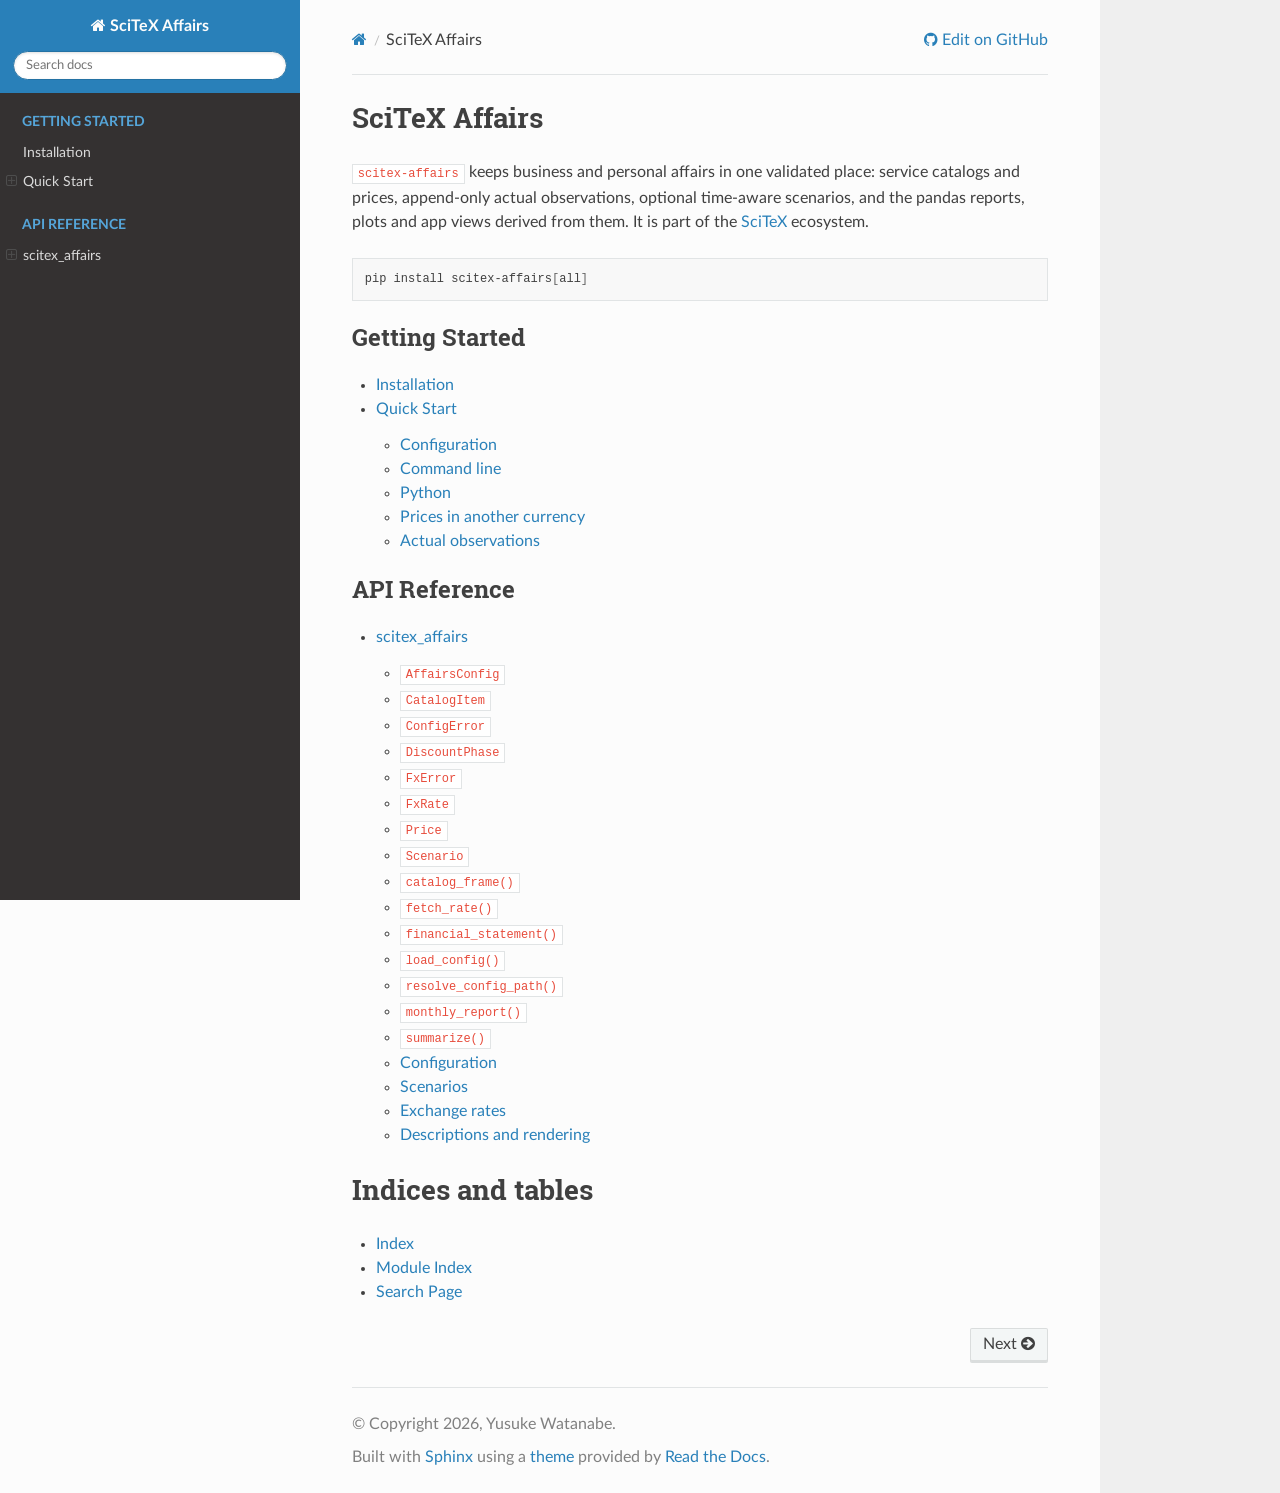
<file: src/scitex_affairs/_sphinx_html/index.html>
<!DOCTYPE html>
<html class="writer-html5" lang="en" data-content_root="./">
<head>
  <meta charset="utf-8" /><meta name="generator" content="Docutils 0.19: https://docutils.sourceforge.io/" />

  <meta name="viewport" content="width=device-width, initial-scale=1.0" />
  <title>SciTeX Affairs &mdash; SciTeX Affairs v0.1.0</title>
      <link rel="stylesheet" type="text/css" href="_static/pygments.css?v=b86133f3" />
      <link rel="stylesheet" type="text/css" href="_static/css/theme.css?v=9edc463e" />
      <link rel="stylesheet" type="text/css" href="_static/copybutton.css?v=76b2166b" />

  
      <script src="_static/jquery.js?v=5d32c60e"></script>
      <script src="_static/_sphinx_javascript_frameworks_compat.js?v=2cd50e6c"></script>
      <script src="_static/documentation_options.js?v=01f34227"></script>
      <script src="_static/doctools.js?v=9a2dae69"></script>
      <script src="_static/sphinx_highlight.js?v=dc90522c"></script>
      <script src="_static/clipboard.min.js?v=a7894cd8"></script>
      <script src="_static/copybutton.js?v=f281be69"></script>
    <script src="_static/js/theme.js"></script>
    <link rel="index" title="Index" href="genindex.html" />
    <link rel="search" title="Search" href="search.html" />
    <link rel="next" title="Installation" href="installation.html" /> 
</head>

<body class="wy-body-for-nav"> 
  <div class="wy-grid-for-nav">
    <nav data-toggle="wy-nav-shift" class="wy-nav-side">
      <div class="wy-side-scroll">
        <div class="wy-side-nav-search" >

          
          
          <a href="#" class="icon icon-home">
            SciTeX Affairs
          </a>
<div role="search">
  <form id="rtd-search-form" class="wy-form" action="search.html" method="get">
    <input type="text" name="q" placeholder="Search docs" aria-label="Search docs" />
    <input type="hidden" name="check_keywords" value="yes" />
    <input type="hidden" name="area" value="default" />
  </form>
</div>
        </div><div class="wy-menu wy-menu-vertical" data-spy="affix" role="navigation" aria-label="Navigation menu">
              <p class="caption" role="heading"><span class="caption-text">Getting Started</span></p>
<ul>
<li class="toctree-l1"><a class="reference internal" href="installation.html">Installation</a></li>
<li class="toctree-l1"><a class="reference internal" href="quickstart.html">Quick Start</a><ul>
<li class="toctree-l2"><a class="reference internal" href="quickstart.html#configuration">Configuration</a></li>
<li class="toctree-l2"><a class="reference internal" href="quickstart.html#command-line">Command line</a></li>
<li class="toctree-l2"><a class="reference internal" href="quickstart.html#python">Python</a></li>
<li class="toctree-l2"><a class="reference internal" href="quickstart.html#prices-in-another-currency">Prices in another currency</a></li>
<li class="toctree-l2"><a class="reference internal" href="quickstart.html#actual-observations">Actual observations</a></li>
</ul>
</li>
</ul>
<p class="caption" role="heading"><span class="caption-text">API Reference</span></p>
<ul>
<li class="toctree-l1"><a class="reference internal" href="api/scitex_affairs.html">scitex_affairs</a><ul>
<li class="toctree-l2"><a class="reference internal" href="api/scitex_affairs.html#scitex_affairs.AffairsConfig"><code class="docutils literal notranslate"><span class="pre">AffairsConfig</span></code></a><ul>
<li class="toctree-l3"><a class="reference internal" href="api/scitex_affairs.html#scitex_affairs.AffairsConfig.schema_version"><code class="docutils literal notranslate"><span class="pre">AffairsConfig.schema_version</span></code></a></li>
<li class="toctree-l3"><a class="reference internal" href="api/scitex_affairs.html#scitex_affairs.AffairsConfig.organization"><code class="docutils literal notranslate"><span class="pre">AffairsConfig.organization</span></code></a></li>
<li class="toctree-l3"><a class="reference internal" href="api/scitex_affairs.html#scitex_affairs.AffairsConfig.currency"><code class="docutils literal notranslate"><span class="pre">AffairsConfig.currency</span></code></a></li>
<li class="toctree-l3"><a class="reference internal" href="api/scitex_affairs.html#scitex_affairs.AffairsConfig.fiscal_year_start_month"><code class="docutils literal notranslate"><span class="pre">AffairsConfig.fiscal_year_start_month</span></code></a></li>
<li class="toctree-l3"><a class="reference internal" href="api/scitex_affairs.html#scitex_affairs.AffairsConfig.catalog"><code class="docutils literal notranslate"><span class="pre">AffairsConfig.catalog</span></code></a></li>
<li class="toctree-l3"><a class="reference internal" href="api/scitex_affairs.html#scitex_affairs.AffairsConfig.scenarios"><code class="docutils literal notranslate"><span class="pre">AffairsConfig.scenarios</span></code></a></li>
<li class="toctree-l3"><a class="reference internal" href="api/scitex_affairs.html#scitex_affairs.AffairsConfig.pricing_policies"><code class="docutils literal notranslate"><span class="pre">AffairsConfig.pricing_policies</span></code></a></li>
<li class="toctree-l3"><a class="reference internal" href="api/scitex_affairs.html#scitex_affairs.AffairsConfig.sources"><code class="docutils literal notranslate"><span class="pre">AffairsConfig.sources</span></code></a></li>
<li class="toctree-l3"><a class="reference internal" href="api/scitex_affairs.html#scitex_affairs.AffairsConfig.fx"><code class="docutils literal notranslate"><span class="pre">AffairsConfig.fx</span></code></a></li>
<li class="toctree-l3"><a class="reference internal" href="api/scitex_affairs.html#scitex_affairs.AffairsConfig.from_mapping"><code class="docutils literal notranslate"><span class="pre">AffairsConfig.from_mapping()</span></code></a></li>
</ul>
</li>
<li class="toctree-l2"><a class="reference internal" href="api/scitex_affairs.html#scitex_affairs.CatalogItem"><code class="docutils literal notranslate"><span class="pre">CatalogItem</span></code></a><ul>
<li class="toctree-l3"><a class="reference internal" href="api/scitex_affairs.html#scitex_affairs.CatalogItem.id"><code class="docutils literal notranslate"><span class="pre">CatalogItem.id</span></code></a></li>
<li class="toctree-l3"><a class="reference internal" href="api/scitex_affairs.html#scitex_affairs.CatalogItem.name"><code class="docutils literal notranslate"><span class="pre">CatalogItem.name</span></code></a></li>
<li class="toctree-l3"><a class="reference internal" href="api/scitex_affairs.html#scitex_affairs.CatalogItem.direction"><code class="docutils literal notranslate"><span class="pre">CatalogItem.direction</span></code></a></li>
<li class="toctree-l3"><a class="reference internal" href="api/scitex_affairs.html#scitex_affairs.CatalogItem.model"><code class="docutils literal notranslate"><span class="pre">CatalogItem.model</span></code></a></li>
<li class="toctree-l3"><a class="reference internal" href="api/scitex_affairs.html#scitex_affairs.CatalogItem.price"><code class="docutils literal notranslate"><span class="pre">CatalogItem.price</span></code></a></li>
<li class="toctree-l3"><a class="reference internal" href="api/scitex_affairs.html#scitex_affairs.CatalogItem.description"><code class="docutils literal notranslate"><span class="pre">CatalogItem.description</span></code></a></li>
<li class="toctree-l3"><a class="reference internal" href="api/scitex_affairs.html#scitex_affairs.CatalogItem.category"><code class="docutils literal notranslate"><span class="pre">CatalogItem.category</span></code></a></li>
<li class="toctree-l3"><a class="reference internal" href="api/scitex_affairs.html#scitex_affairs.CatalogItem.status"><code class="docutils literal notranslate"><span class="pre">CatalogItem.status</span></code></a></li>
<li class="toctree-l3"><a class="reference internal" href="api/scitex_affairs.html#scitex_affairs.CatalogItem.automated"><code class="docutils literal notranslate"><span class="pre">CatalogItem.automated</span></code></a></li>
<li class="toctree-l3"><a class="reference internal" href="api/scitex_affairs.html#scitex_affairs.CatalogItem.attributes"><code class="docutils literal notranslate"><span class="pre">CatalogItem.attributes</span></code></a></li>
<li class="toctree-l3"><a class="reference internal" href="api/scitex_affairs.html#scitex_affairs.CatalogItem.from_mapping"><code class="docutils literal notranslate"><span class="pre">CatalogItem.from_mapping()</span></code></a></li>
</ul>
</li>
<li class="toctree-l2"><a class="reference internal" href="api/scitex_affairs.html#scitex_affairs.ConfigError"><code class="docutils literal notranslate"><span class="pre">ConfigError</span></code></a></li>
<li class="toctree-l2"><a class="reference internal" href="api/scitex_affairs.html#scitex_affairs.DiscountPhase"><code class="docutils literal notranslate"><span class="pre">DiscountPhase</span></code></a><ul>
<li class="toctree-l3"><a class="reference internal" href="api/scitex_affairs.html#scitex_affairs.DiscountPhase.start"><code class="docutils literal notranslate"><span class="pre">DiscountPhase.start</span></code></a></li>
<li class="toctree-l3"><a class="reference internal" href="api/scitex_affairs.html#scitex_affairs.DiscountPhase.end"><code class="docutils literal notranslate"><span class="pre">DiscountPhase.end</span></code></a></li>
<li class="toctree-l3"><a class="reference internal" href="api/scitex_affairs.html#scitex_affairs.DiscountPhase.percent"><code class="docutils literal notranslate"><span class="pre">DiscountPhase.percent</span></code></a></li>
<li class="toctree-l3"><a class="reference internal" href="api/scitex_affairs.html#scitex_affairs.DiscountPhase.status"><code class="docutils literal notranslate"><span class="pre">DiscountPhase.status</span></code></a></li>
<li class="toctree-l3"><a class="reference internal" href="api/scitex_affairs.html#scitex_affairs.DiscountPhase.label"><code class="docutils literal notranslate"><span class="pre">DiscountPhase.label</span></code></a></li>
<li class="toctree-l3"><a class="reference internal" href="api/scitex_affairs.html#scitex_affairs.DiscountPhase.contains"><code class="docutils literal notranslate"><span class="pre">DiscountPhase.contains()</span></code></a></li>
</ul>
</li>
<li class="toctree-l2"><a class="reference internal" href="api/scitex_affairs.html#scitex_affairs.FxError"><code class="docutils literal notranslate"><span class="pre">FxError</span></code></a></li>
<li class="toctree-l2"><a class="reference internal" href="api/scitex_affairs.html#scitex_affairs.FxRate"><code class="docutils literal notranslate"><span class="pre">FxRate</span></code></a><ul>
<li class="toctree-l3"><a class="reference internal" href="api/scitex_affairs.html#scitex_affairs.FxRate.base"><code class="docutils literal notranslate"><span class="pre">FxRate.base</span></code></a></li>
<li class="toctree-l3"><a class="reference internal" href="api/scitex_affairs.html#scitex_affairs.FxRate.quote"><code class="docutils literal notranslate"><span class="pre">FxRate.quote</span></code></a></li>
<li class="toctree-l3"><a class="reference internal" href="api/scitex_affairs.html#scitex_affairs.FxRate.rate"><code class="docutils literal notranslate"><span class="pre">FxRate.rate</span></code></a></li>
<li class="toctree-l3"><a class="reference internal" href="api/scitex_affairs.html#scitex_affairs.FxRate.as_of"><code class="docutils literal notranslate"><span class="pre">FxRate.as_of</span></code></a></li>
<li class="toctree-l3"><a class="reference internal" href="api/scitex_affairs.html#scitex_affairs.FxRate.source"><code class="docutils literal notranslate"><span class="pre">FxRate.source</span></code></a></li>
<li class="toctree-l3"><a class="reference internal" href="api/scitex_affairs.html#scitex_affairs.FxRate.retrieved_at"><code class="docutils literal notranslate"><span class="pre">FxRate.retrieved_at</span></code></a></li>
<li class="toctree-l3"><a class="reference internal" href="api/scitex_affairs.html#scitex_affairs.FxRate.source_label"><code class="docutils literal notranslate"><span class="pre">FxRate.source_label</span></code></a></li>
</ul>
</li>
<li class="toctree-l2"><a class="reference internal" href="api/scitex_affairs.html#scitex_affairs.Price"><code class="docutils literal notranslate"><span class="pre">Price</span></code></a><ul>
<li class="toctree-l3"><a class="reference internal" href="api/scitex_affairs.html#scitex_affairs.Price.amount"><code class="docutils literal notranslate"><span class="pre">Price.amount</span></code></a></li>
<li class="toctree-l3"><a class="reference internal" href="api/scitex_affairs.html#scitex_affairs.Price.interval"><code class="docutils literal notranslate"><span class="pre">Price.interval</span></code></a></li>
<li class="toctree-l3"><a class="reference internal" href="api/scitex_affairs.html#scitex_affairs.Price.unit"><code class="docutils literal notranslate"><span class="pre">Price.unit</span></code></a></li>
<li class="toctree-l3"><a class="reference internal" href="api/scitex_affairs.html#scitex_affairs.Price.kind"><code class="docutils literal notranslate"><span class="pre">Price.kind</span></code></a></li>
<li class="toctree-l3"><a class="reference internal" href="api/scitex_affairs.html#scitex_affairs.Price.list_amount"><code class="docutils literal notranslate"><span class="pre">Price.list_amount</span></code></a></li>
<li class="toctree-l3"><a class="reference internal" href="api/scitex_affairs.html#scitex_affairs.Price.discount_percent"><code class="docutils literal notranslate"><span class="pre">Price.discount_percent</span></code></a></li>
<li class="toctree-l3"><a class="reference internal" href="api/scitex_affairs.html#scitex_affairs.Price.markup_percent"><code class="docutils literal notranslate"><span class="pre">Price.markup_percent</span></code></a></li>
<li class="toctree-l3"><a class="reference internal" href="api/scitex_affairs.html#scitex_affairs.Price.policy"><code class="docutils literal notranslate"><span class="pre">Price.policy</span></code></a></li>
<li class="toctree-l3"><a class="reference internal" href="api/scitex_affairs.html#scitex_affairs.Price.discount_schedule"><code class="docutils literal notranslate"><span class="pre">Price.discount_schedule</span></code></a></li>
<li class="toctree-l3"><a class="reference internal" href="api/scitex_affairs.html#scitex_affairs.Price.currency"><code class="docutils literal notranslate"><span class="pre">Price.currency</span></code></a></li>
<li class="toctree-l3"><a class="reference internal" href="api/scitex_affairs.html#scitex_affairs.Price.from_mapping"><code class="docutils literal notranslate"><span class="pre">Price.from_mapping()</span></code></a></li>
<li class="toctree-l3"><a class="reference internal" href="api/scitex_affairs.html#scitex_affairs.Price.amount_on"><code class="docutils literal notranslate"><span class="pre">Price.amount_on()</span></code></a></li>
</ul>
</li>
<li class="toctree-l2"><a class="reference internal" href="api/scitex_affairs.html#scitex_affairs.Scenario"><code class="docutils literal notranslate"><span class="pre">Scenario</span></code></a><ul>
<li class="toctree-l3"><a class="reference internal" href="api/scitex_affairs.html#scitex_affairs.Scenario.id"><code class="docutils literal notranslate"><span class="pre">Scenario.id</span></code></a></li>
<li class="toctree-l3"><a class="reference internal" href="api/scitex_affairs.html#scitex_affairs.Scenario.label"><code class="docutils literal notranslate"><span class="pre">Scenario.label</span></code></a></li>
<li class="toctree-l3"><a class="reference internal" href="api/scitex_affairs.html#scitex_affairs.Scenario.status"><code class="docutils literal notranslate"><span class="pre">Scenario.status</span></code></a></li>
<li class="toctree-l3"><a class="reference internal" href="api/scitex_affairs.html#scitex_affairs.Scenario.start_date"><code class="docutils literal notranslate"><span class="pre">Scenario.start_date</span></code></a></li>
<li class="toctree-l3"><a class="reference internal" href="api/scitex_affairs.html#scitex_affairs.Scenario.end_date"><code class="docutils literal notranslate"><span class="pre">Scenario.end_date</span></code></a></li>
<li class="toctree-l3"><a class="reference internal" href="api/scitex_affairs.html#scitex_affairs.Scenario.series"><code class="docutils literal notranslate"><span class="pre">Scenario.series</span></code></a></li>
<li class="toctree-l3"><a class="reference internal" href="api/scitex_affairs.html#scitex_affairs.Scenario.from_mapping"><code class="docutils literal notranslate"><span class="pre">Scenario.from_mapping()</span></code></a></li>
</ul>
</li>
<li class="toctree-l2"><a class="reference internal" href="api/scitex_affairs.html#scitex_affairs.catalog_frame"><code class="docutils literal notranslate"><span class="pre">catalog_frame()</span></code></a></li>
<li class="toctree-l2"><a class="reference internal" href="api/scitex_affairs.html#scitex_affairs.fetch_rate"><code class="docutils literal notranslate"><span class="pre">fetch_rate()</span></code></a></li>
<li class="toctree-l2"><a class="reference internal" href="api/scitex_affairs.html#scitex_affairs.financial_statement"><code class="docutils literal notranslate"><span class="pre">financial_statement()</span></code></a></li>
<li class="toctree-l2"><a class="reference internal" href="api/scitex_affairs.html#scitex_affairs.load_config"><code class="docutils literal notranslate"><span class="pre">load_config()</span></code></a></li>
<li class="toctree-l2"><a class="reference internal" href="api/scitex_affairs.html#scitex_affairs.resolve_config_path"><code class="docutils literal notranslate"><span class="pre">resolve_config_path()</span></code></a></li>
<li class="toctree-l2"><a class="reference internal" href="api/scitex_affairs.html#scitex_affairs.monthly_report"><code class="docutils literal notranslate"><span class="pre">monthly_report()</span></code></a></li>
<li class="toctree-l2"><a class="reference internal" href="api/scitex_affairs.html#scitex_affairs.summarize"><code class="docutils literal notranslate"><span class="pre">summarize()</span></code></a></li>
<li class="toctree-l2"><a class="reference internal" href="api/scitex_affairs.html#module-scitex_affairs.config">Configuration</a><ul>
<li class="toctree-l3"><a class="reference internal" href="api/scitex_affairs.html#scitex_affairs.config.ConfigError"><code class="docutils literal notranslate"><span class="pre">ConfigError</span></code></a></li>
<li class="toctree-l3"><a class="reference internal" href="api/scitex_affairs.html#scitex_affairs.config.DiscountPhase"><code class="docutils literal notranslate"><span class="pre">DiscountPhase</span></code></a><ul>
<li class="toctree-l4"><a class="reference internal" href="api/scitex_affairs.html#scitex_affairs.config.DiscountPhase.start"><code class="docutils literal notranslate"><span class="pre">DiscountPhase.start</span></code></a></li>
<li class="toctree-l4"><a class="reference internal" href="api/scitex_affairs.html#scitex_affairs.config.DiscountPhase.end"><code class="docutils literal notranslate"><span class="pre">DiscountPhase.end</span></code></a></li>
<li class="toctree-l4"><a class="reference internal" href="api/scitex_affairs.html#scitex_affairs.config.DiscountPhase.percent"><code class="docutils literal notranslate"><span class="pre">DiscountPhase.percent</span></code></a></li>
<li class="toctree-l4"><a class="reference internal" href="api/scitex_affairs.html#scitex_affairs.config.DiscountPhase.status"><code class="docutils literal notranslate"><span class="pre">DiscountPhase.status</span></code></a></li>
<li class="toctree-l4"><a class="reference internal" href="api/scitex_affairs.html#scitex_affairs.config.DiscountPhase.label"><code class="docutils literal notranslate"><span class="pre">DiscountPhase.label</span></code></a></li>
<li class="toctree-l4"><a class="reference internal" href="api/scitex_affairs.html#scitex_affairs.config.DiscountPhase.contains"><code class="docutils literal notranslate"><span class="pre">DiscountPhase.contains()</span></code></a></li>
</ul>
</li>
<li class="toctree-l3"><a class="reference internal" href="api/scitex_affairs.html#scitex_affairs.config.Price"><code class="docutils literal notranslate"><span class="pre">Price</span></code></a><ul>
<li class="toctree-l4"><a class="reference internal" href="api/scitex_affairs.html#scitex_affairs.config.Price.amount"><code class="docutils literal notranslate"><span class="pre">Price.amount</span></code></a></li>
<li class="toctree-l4"><a class="reference internal" href="api/scitex_affairs.html#scitex_affairs.config.Price.interval"><code class="docutils literal notranslate"><span class="pre">Price.interval</span></code></a></li>
<li class="toctree-l4"><a class="reference internal" href="api/scitex_affairs.html#scitex_affairs.config.Price.unit"><code class="docutils literal notranslate"><span class="pre">Price.unit</span></code></a></li>
<li class="toctree-l4"><a class="reference internal" href="api/scitex_affairs.html#scitex_affairs.config.Price.kind"><code class="docutils literal notranslate"><span class="pre">Price.kind</span></code></a></li>
<li class="toctree-l4"><a class="reference internal" href="api/scitex_affairs.html#scitex_affairs.config.Price.list_amount"><code class="docutils literal notranslate"><span class="pre">Price.list_amount</span></code></a></li>
<li class="toctree-l4"><a class="reference internal" href="api/scitex_affairs.html#scitex_affairs.config.Price.discount_percent"><code class="docutils literal notranslate"><span class="pre">Price.discount_percent</span></code></a></li>
<li class="toctree-l4"><a class="reference internal" href="api/scitex_affairs.html#scitex_affairs.config.Price.markup_percent"><code class="docutils literal notranslate"><span class="pre">Price.markup_percent</span></code></a></li>
<li class="toctree-l4"><a class="reference internal" href="api/scitex_affairs.html#scitex_affairs.config.Price.policy"><code class="docutils literal notranslate"><span class="pre">Price.policy</span></code></a></li>
<li class="toctree-l4"><a class="reference internal" href="api/scitex_affairs.html#scitex_affairs.config.Price.discount_schedule"><code class="docutils literal notranslate"><span class="pre">Price.discount_schedule</span></code></a></li>
<li class="toctree-l4"><a class="reference internal" href="api/scitex_affairs.html#scitex_affairs.config.Price.currency"><code class="docutils literal notranslate"><span class="pre">Price.currency</span></code></a></li>
<li class="toctree-l4"><a class="reference internal" href="api/scitex_affairs.html#scitex_affairs.config.Price.from_mapping"><code class="docutils literal notranslate"><span class="pre">Price.from_mapping()</span></code></a></li>
<li class="toctree-l4"><a class="reference internal" href="api/scitex_affairs.html#scitex_affairs.config.Price.amount_on"><code class="docutils literal notranslate"><span class="pre">Price.amount_on()</span></code></a></li>
</ul>
</li>
<li class="toctree-l3"><a class="reference internal" href="api/scitex_affairs.html#scitex_affairs.config.CatalogItem"><code class="docutils literal notranslate"><span class="pre">CatalogItem</span></code></a><ul>
<li class="toctree-l4"><a class="reference internal" href="api/scitex_affairs.html#scitex_affairs.config.CatalogItem.id"><code class="docutils literal notranslate"><span class="pre">CatalogItem.id</span></code></a></li>
<li class="toctree-l4"><a class="reference internal" href="api/scitex_affairs.html#scitex_affairs.config.CatalogItem.name"><code class="docutils literal notranslate"><span class="pre">CatalogItem.name</span></code></a></li>
<li class="toctree-l4"><a class="reference internal" href="api/scitex_affairs.html#scitex_affairs.config.CatalogItem.direction"><code class="docutils literal notranslate"><span class="pre">CatalogItem.direction</span></code></a></li>
<li class="toctree-l4"><a class="reference internal" href="api/scitex_affairs.html#scitex_affairs.config.CatalogItem.model"><code class="docutils literal notranslate"><span class="pre">CatalogItem.model</span></code></a></li>
<li class="toctree-l4"><a class="reference internal" href="api/scitex_affairs.html#scitex_affairs.config.CatalogItem.price"><code class="docutils literal notranslate"><span class="pre">CatalogItem.price</span></code></a></li>
<li class="toctree-l4"><a class="reference internal" href="api/scitex_affairs.html#scitex_affairs.config.CatalogItem.description"><code class="docutils literal notranslate"><span class="pre">CatalogItem.description</span></code></a></li>
<li class="toctree-l4"><a class="reference internal" href="api/scitex_affairs.html#scitex_affairs.config.CatalogItem.category"><code class="docutils literal notranslate"><span class="pre">CatalogItem.category</span></code></a></li>
<li class="toctree-l4"><a class="reference internal" href="api/scitex_affairs.html#scitex_affairs.config.CatalogItem.status"><code class="docutils literal notranslate"><span class="pre">CatalogItem.status</span></code></a></li>
<li class="toctree-l4"><a class="reference internal" href="api/scitex_affairs.html#scitex_affairs.config.CatalogItem.automated"><code class="docutils literal notranslate"><span class="pre">CatalogItem.automated</span></code></a></li>
<li class="toctree-l4"><a class="reference internal" href="api/scitex_affairs.html#scitex_affairs.config.CatalogItem.attributes"><code class="docutils literal notranslate"><span class="pre">CatalogItem.attributes</span></code></a></li>
<li class="toctree-l4"><a class="reference internal" href="api/scitex_affairs.html#scitex_affairs.config.CatalogItem.from_mapping"><code class="docutils literal notranslate"><span class="pre">CatalogItem.from_mapping()</span></code></a></li>
</ul>
</li>
<li class="toctree-l3"><a class="reference internal" href="api/scitex_affairs.html#scitex_affairs.config.Scenario"><code class="docutils literal notranslate"><span class="pre">Scenario</span></code></a><ul>
<li class="toctree-l4"><a class="reference internal" href="api/scitex_affairs.html#scitex_affairs.config.Scenario.id"><code class="docutils literal notranslate"><span class="pre">Scenario.id</span></code></a></li>
<li class="toctree-l4"><a class="reference internal" href="api/scitex_affairs.html#scitex_affairs.config.Scenario.label"><code class="docutils literal notranslate"><span class="pre">Scenario.label</span></code></a></li>
<li class="toctree-l4"><a class="reference internal" href="api/scitex_affairs.html#scitex_affairs.config.Scenario.status"><code class="docutils literal notranslate"><span class="pre">Scenario.status</span></code></a></li>
<li class="toctree-l4"><a class="reference internal" href="api/scitex_affairs.html#scitex_affairs.config.Scenario.start_date"><code class="docutils literal notranslate"><span class="pre">Scenario.start_date</span></code></a></li>
<li class="toctree-l4"><a class="reference internal" href="api/scitex_affairs.html#scitex_affairs.config.Scenario.end_date"><code class="docutils literal notranslate"><span class="pre">Scenario.end_date</span></code></a></li>
<li class="toctree-l4"><a class="reference internal" href="api/scitex_affairs.html#scitex_affairs.config.Scenario.series"><code class="docutils literal notranslate"><span class="pre">Scenario.series</span></code></a></li>
<li class="toctree-l4"><a class="reference internal" href="api/scitex_affairs.html#scitex_affairs.config.Scenario.from_mapping"><code class="docutils literal notranslate"><span class="pre">Scenario.from_mapping()</span></code></a></li>
</ul>
</li>
<li class="toctree-l3"><a class="reference internal" href="api/scitex_affairs.html#scitex_affairs.config.AffairsConfig"><code class="docutils literal notranslate"><span class="pre">AffairsConfig</span></code></a><ul>
<li class="toctree-l4"><a class="reference internal" href="api/scitex_affairs.html#scitex_affairs.config.AffairsConfig.schema_version"><code class="docutils literal notranslate"><span class="pre">AffairsConfig.schema_version</span></code></a></li>
<li class="toctree-l4"><a class="reference internal" href="api/scitex_affairs.html#scitex_affairs.config.AffairsConfig.organization"><code class="docutils literal notranslate"><span class="pre">AffairsConfig.organization</span></code></a></li>
<li class="toctree-l4"><a class="reference internal" href="api/scitex_affairs.html#scitex_affairs.config.AffairsConfig.currency"><code class="docutils literal notranslate"><span class="pre">AffairsConfig.currency</span></code></a></li>
<li class="toctree-l4"><a class="reference internal" href="api/scitex_affairs.html#scitex_affairs.config.AffairsConfig.fiscal_year_start_month"><code class="docutils literal notranslate"><span class="pre">AffairsConfig.fiscal_year_start_month</span></code></a></li>
<li class="toctree-l4"><a class="reference internal" href="api/scitex_affairs.html#scitex_affairs.config.AffairsConfig.catalog"><code class="docutils literal notranslate"><span class="pre">AffairsConfig.catalog</span></code></a></li>
<li class="toctree-l4"><a class="reference internal" href="api/scitex_affairs.html#scitex_affairs.config.AffairsConfig.scenarios"><code class="docutils literal notranslate"><span class="pre">AffairsConfig.scenarios</span></code></a></li>
<li class="toctree-l4"><a class="reference internal" href="api/scitex_affairs.html#scitex_affairs.config.AffairsConfig.pricing_policies"><code class="docutils literal notranslate"><span class="pre">AffairsConfig.pricing_policies</span></code></a></li>
<li class="toctree-l4"><a class="reference internal" href="api/scitex_affairs.html#scitex_affairs.config.AffairsConfig.sources"><code class="docutils literal notranslate"><span class="pre">AffairsConfig.sources</span></code></a></li>
<li class="toctree-l4"><a class="reference internal" href="api/scitex_affairs.html#scitex_affairs.config.AffairsConfig.fx"><code class="docutils literal notranslate"><span class="pre">AffairsConfig.fx</span></code></a></li>
<li class="toctree-l4"><a class="reference internal" href="api/scitex_affairs.html#scitex_affairs.config.AffairsConfig.from_mapping"><code class="docutils literal notranslate"><span class="pre">AffairsConfig.from_mapping()</span></code></a></li>
</ul>
</li>
<li class="toctree-l3"><a class="reference internal" href="api/scitex_affairs.html#scitex_affairs.config.resolve_config_path"><code class="docutils literal notranslate"><span class="pre">resolve_config_path()</span></code></a></li>
<li class="toctree-l3"><a class="reference internal" href="api/scitex_affairs.html#scitex_affairs.config.load_config"><code class="docutils literal notranslate"><span class="pre">load_config()</span></code></a></li>
</ul>
</li>
<li class="toctree-l2"><a class="reference internal" href="api/scitex_affairs.html#module-scitex_affairs.scenario">Scenarios</a><ul>
<li class="toctree-l3"><a class="reference internal" href="api/scitex_affairs.html#scitex_affairs.scenario.monthly_report"><code class="docutils literal notranslate"><span class="pre">monthly_report()</span></code></a></li>
</ul>
</li>
<li class="toctree-l2"><a class="reference internal" href="api/scitex_affairs.html#module-scitex_affairs.fx">Exchange rates</a><ul>
<li class="toctree-l3"><a class="reference internal" href="api/scitex_affairs.html#scitex_affairs.fx.PROVIDERS"><code class="docutils literal notranslate"><span class="pre">PROVIDERS</span></code></a></li>
<li class="toctree-l3"><a class="reference internal" href="api/scitex_affairs.html#scitex_affairs.fx.Opener"><code class="docutils literal notranslate"><span class="pre">Opener</span></code></a></li>
<li class="toctree-l3"><a class="reference internal" href="api/scitex_affairs.html#scitex_affairs.fx.FxError"><code class="docutils literal notranslate"><span class="pre">FxError</span></code></a></li>
<li class="toctree-l3"><a class="reference internal" href="api/scitex_affairs.html#scitex_affairs.fx.FxRate"><code class="docutils literal notranslate"><span class="pre">FxRate</span></code></a><ul>
<li class="toctree-l4"><a class="reference internal" href="api/scitex_affairs.html#scitex_affairs.fx.FxRate.base"><code class="docutils literal notranslate"><span class="pre">FxRate.base</span></code></a></li>
<li class="toctree-l4"><a class="reference internal" href="api/scitex_affairs.html#scitex_affairs.fx.FxRate.quote"><code class="docutils literal notranslate"><span class="pre">FxRate.quote</span></code></a></li>
<li class="toctree-l4"><a class="reference internal" href="api/scitex_affairs.html#scitex_affairs.fx.FxRate.rate"><code class="docutils literal notranslate"><span class="pre">FxRate.rate</span></code></a></li>
<li class="toctree-l4"><a class="reference internal" href="api/scitex_affairs.html#scitex_affairs.fx.FxRate.as_of"><code class="docutils literal notranslate"><span class="pre">FxRate.as_of</span></code></a></li>
<li class="toctree-l4"><a class="reference internal" href="api/scitex_affairs.html#scitex_affairs.fx.FxRate.source"><code class="docutils literal notranslate"><span class="pre">FxRate.source</span></code></a></li>
<li class="toctree-l4"><a class="reference internal" href="api/scitex_affairs.html#scitex_affairs.fx.FxRate.retrieved_at"><code class="docutils literal notranslate"><span class="pre">FxRate.retrieved_at</span></code></a></li>
<li class="toctree-l4"><a class="reference internal" href="api/scitex_affairs.html#scitex_affairs.fx.FxRate.source_label"><code class="docutils literal notranslate"><span class="pre">FxRate.source_label</span></code></a></li>
</ul>
</li>
<li class="toctree-l3"><a class="reference internal" href="api/scitex_affairs.html#scitex_affairs.fx.fetch_rate"><code class="docutils literal notranslate"><span class="pre">fetch_rate()</span></code></a></li>
<li class="toctree-l3"><a class="reference internal" href="api/scitex_affairs.html#scitex_affairs.fx.disclosure"><code class="docutils literal notranslate"><span class="pre">disclosure()</span></code></a></li>
</ul>
</li>
<li class="toctree-l2"><a class="reference internal" href="api/scitex_affairs.html#module-scitex_affairs.describe">Descriptions and rendering</a><ul>
<li class="toctree-l3"><a class="reference internal" href="api/scitex_affairs.html#scitex_affairs.describe.catalog_frame"><code class="docutils literal notranslate"><span class="pre">catalog_frame()</span></code></a></li>
<li class="toctree-l3"><a class="reference internal" href="api/scitex_affairs.html#scitex_affairs.describe.summarize"><code class="docutils literal notranslate"><span class="pre">summarize()</span></code></a></li>
<li class="toctree-l3"><a class="reference internal" href="api/scitex_affairs.html#scitex_affairs.describe.financial_statement"><code class="docutils literal notranslate"><span class="pre">financial_statement()</span></code></a></li>
<li class="toctree-l3"><a class="reference internal" href="api/scitex_affairs.html#scitex_affairs.render.render_frame"><code class="docutils literal notranslate"><span class="pre">render_frame()</span></code></a></li>
<li class="toctree-l3"><a class="reference internal" href="api/scitex_affairs.html#scitex_affairs.render.write_frame"><code class="docutils literal notranslate"><span class="pre">write_frame()</span></code></a></li>
</ul>
</li>
</ul>
</li>
</ul>

        </div>
      </div>
    </nav>

    <section data-toggle="wy-nav-shift" class="wy-nav-content-wrap"><nav class="wy-nav-top" aria-label="Mobile navigation menu" >
          <i data-toggle="wy-nav-top" class="fa fa-bars"></i>
          <a href="#">SciTeX Affairs</a>
      </nav>

      <div class="wy-nav-content">
        <div class="rst-content">
          <div role="navigation" aria-label="Page navigation">
  <ul class="wy-breadcrumbs">
      <li><a href="#" class="icon icon-home" aria-label="Home"></a></li>
      <li class="breadcrumb-item active">SciTeX Affairs</li>
      <li class="wy-breadcrumbs-aside">
              <a href="https://github.com/scitex-ai/scitex-affairs/blob/develop/docs/sphinx/index.rst" class="fa fa-github"> Edit on GitHub</a>
      </li>
  </ul>
  <hr/>
</div>
          <div role="main" class="document" itemscope="itemscope" itemtype="http://schema.org/Article">
           <div itemprop="articleBody">
             
  <section id="scitex-affairs">
<h1>SciTeX Affairs<a class="headerlink" href="#scitex-affairs" title="Link to this heading"></a></h1>
<p><code class="docutils literal notranslate"><span class="pre">scitex-affairs</span></code> keeps business and personal affairs in one validated place:
service catalogs and prices, append-only actual observations, optional
time-aware scenarios, and the pandas reports, plots and app views derived
from them. It is part of the <a class="reference external" href="https://scitex.ai">SciTeX</a> ecosystem.</p>
<div class="highlight-bash notranslate"><div class="highlight"><pre><span></span>pip<span class="w"> </span>install<span class="w"> </span>scitex-affairs<span class="o">[</span>all<span class="o">]</span>
</pre></div>
</div>
<div class="toctree-wrapper compound">
<p class="caption" role="heading"><span class="caption-text">Getting Started</span></p>
<ul>
<li class="toctree-l1"><a class="reference internal" href="installation.html">Installation</a></li>
<li class="toctree-l1"><a class="reference internal" href="quickstart.html">Quick Start</a><ul>
<li class="toctree-l2"><a class="reference internal" href="quickstart.html#configuration">Configuration</a></li>
<li class="toctree-l2"><a class="reference internal" href="quickstart.html#command-line">Command line</a></li>
<li class="toctree-l2"><a class="reference internal" href="quickstart.html#python">Python</a></li>
<li class="toctree-l2"><a class="reference internal" href="quickstart.html#prices-in-another-currency">Prices in another currency</a></li>
<li class="toctree-l2"><a class="reference internal" href="quickstart.html#actual-observations">Actual observations</a></li>
</ul>
</li>
</ul>
</div>
<div class="toctree-wrapper compound">
<p class="caption" role="heading"><span class="caption-text">API Reference</span></p>
<ul>
<li class="toctree-l1"><a class="reference internal" href="api/scitex_affairs.html">scitex_affairs</a><ul>
<li class="toctree-l2"><a class="reference internal" href="api/scitex_affairs.html#scitex_affairs.AffairsConfig"><code class="docutils literal notranslate"><span class="pre">AffairsConfig</span></code></a></li>
<li class="toctree-l2"><a class="reference internal" href="api/scitex_affairs.html#scitex_affairs.CatalogItem"><code class="docutils literal notranslate"><span class="pre">CatalogItem</span></code></a></li>
<li class="toctree-l2"><a class="reference internal" href="api/scitex_affairs.html#scitex_affairs.ConfigError"><code class="docutils literal notranslate"><span class="pre">ConfigError</span></code></a></li>
<li class="toctree-l2"><a class="reference internal" href="api/scitex_affairs.html#scitex_affairs.DiscountPhase"><code class="docutils literal notranslate"><span class="pre">DiscountPhase</span></code></a></li>
<li class="toctree-l2"><a class="reference internal" href="api/scitex_affairs.html#scitex_affairs.FxError"><code class="docutils literal notranslate"><span class="pre">FxError</span></code></a></li>
<li class="toctree-l2"><a class="reference internal" href="api/scitex_affairs.html#scitex_affairs.FxRate"><code class="docutils literal notranslate"><span class="pre">FxRate</span></code></a></li>
<li class="toctree-l2"><a class="reference internal" href="api/scitex_affairs.html#scitex_affairs.Price"><code class="docutils literal notranslate"><span class="pre">Price</span></code></a></li>
<li class="toctree-l2"><a class="reference internal" href="api/scitex_affairs.html#scitex_affairs.Scenario"><code class="docutils literal notranslate"><span class="pre">Scenario</span></code></a></li>
<li class="toctree-l2"><a class="reference internal" href="api/scitex_affairs.html#scitex_affairs.catalog_frame"><code class="docutils literal notranslate"><span class="pre">catalog_frame()</span></code></a></li>
<li class="toctree-l2"><a class="reference internal" href="api/scitex_affairs.html#scitex_affairs.fetch_rate"><code class="docutils literal notranslate"><span class="pre">fetch_rate()</span></code></a></li>
<li class="toctree-l2"><a class="reference internal" href="api/scitex_affairs.html#scitex_affairs.financial_statement"><code class="docutils literal notranslate"><span class="pre">financial_statement()</span></code></a></li>
<li class="toctree-l2"><a class="reference internal" href="api/scitex_affairs.html#scitex_affairs.load_config"><code class="docutils literal notranslate"><span class="pre">load_config()</span></code></a></li>
<li class="toctree-l2"><a class="reference internal" href="api/scitex_affairs.html#scitex_affairs.resolve_config_path"><code class="docutils literal notranslate"><span class="pre">resolve_config_path()</span></code></a></li>
<li class="toctree-l2"><a class="reference internal" href="api/scitex_affairs.html#scitex_affairs.monthly_report"><code class="docutils literal notranslate"><span class="pre">monthly_report()</span></code></a></li>
<li class="toctree-l2"><a class="reference internal" href="api/scitex_affairs.html#scitex_affairs.summarize"><code class="docutils literal notranslate"><span class="pre">summarize()</span></code></a></li>
<li class="toctree-l2"><a class="reference internal" href="api/scitex_affairs.html#module-scitex_affairs.config">Configuration</a></li>
<li class="toctree-l2"><a class="reference internal" href="api/scitex_affairs.html#module-scitex_affairs.scenario">Scenarios</a></li>
<li class="toctree-l2"><a class="reference internal" href="api/scitex_affairs.html#module-scitex_affairs.fx">Exchange rates</a></li>
<li class="toctree-l2"><a class="reference internal" href="api/scitex_affairs.html#module-scitex_affairs.describe">Descriptions and rendering</a></li>
</ul>
</li>
</ul>
</div>
</section>
<section id="indices-and-tables">
<h1>Indices and tables<a class="headerlink" href="#indices-and-tables" title="Link to this heading"></a></h1>
<ul class="simple">
<li><p><a class="reference internal" href="genindex.html"><span class="std std-ref">Index</span></a></p></li>
<li><p><a class="reference internal" href="py-modindex.html"><span class="std std-ref">Module Index</span></a></p></li>
<li><p><a class="reference internal" href="search.html"><span class="std std-ref">Search Page</span></a></p></li>
</ul>
</section>


           </div>
          </div>
          <footer><div class="rst-footer-buttons" role="navigation" aria-label="Footer">
        <a href="installation.html" class="btn btn-neutral float-right" title="Installation" accesskey="n" rel="next">Next <span class="fa fa-arrow-circle-right" aria-hidden="true"></span></a>
    </div>

  <hr/>

  <div role="contentinfo">
    <p>&#169; Copyright 2026, Yusuke Watanabe.</p>
  </div>

  Built with <a href="https://www.sphinx-doc.org/">Sphinx</a> using a
    <a href="https://github.com/readthedocs/sphinx_rtd_theme">theme</a>
    provided by <a href="https://readthedocs.org">Read the Docs</a>.
   

</footer>
        </div>
      </div>
    </section>
  </div>
  <script>
      jQuery(function () {
          SphinxRtdTheme.Navigation.enable(true);
      });
  </script> 

</body>
</html>
</file>
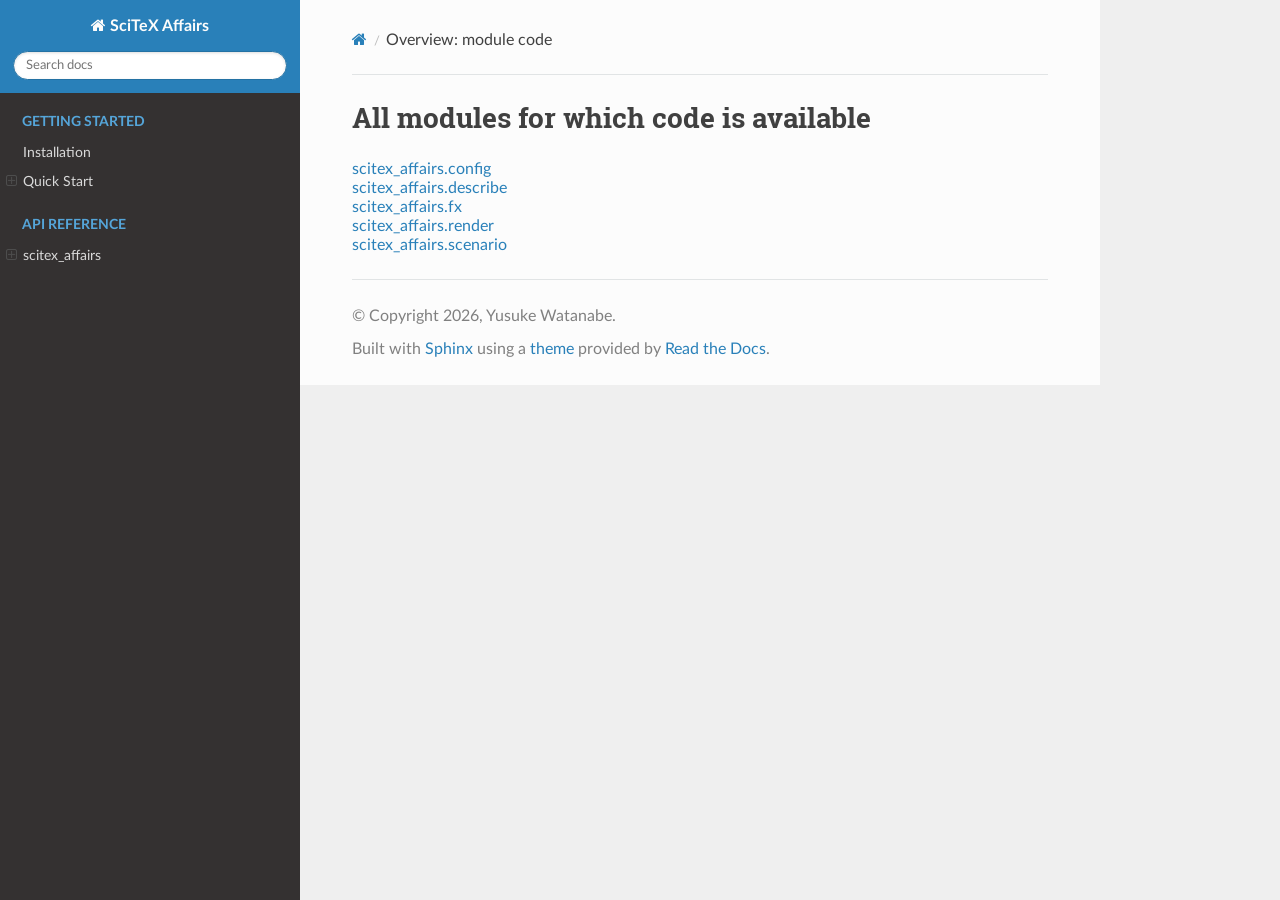
<file: src/scitex_affairs/_sphinx_html/_modules/index.html>
<!DOCTYPE html>
<html class="writer-html5" lang="en" data-content_root="../">
<head>
  <meta charset="utf-8" />
  <meta name="viewport" content="width=device-width, initial-scale=1.0" />
  <title>Overview: module code &mdash; SciTeX Affairs v0.1.0</title>
      <link rel="stylesheet" type="text/css" href="../_static/pygments.css?v=b86133f3" />
      <link rel="stylesheet" type="text/css" href="../_static/css/theme.css?v=9edc463e" />
      <link rel="stylesheet" type="text/css" href="../_static/copybutton.css?v=76b2166b" />

  
      <script src="../_static/jquery.js?v=5d32c60e"></script>
      <script src="../_static/_sphinx_javascript_frameworks_compat.js?v=2cd50e6c"></script>
      <script src="../_static/documentation_options.js?v=01f34227"></script>
      <script src="../_static/doctools.js?v=9a2dae69"></script>
      <script src="../_static/sphinx_highlight.js?v=dc90522c"></script>
      <script src="../_static/clipboard.min.js?v=a7894cd8"></script>
      <script src="../_static/copybutton.js?v=f281be69"></script>
    <script src="../_static/js/theme.js"></script>
    <link rel="index" title="Index" href="../genindex.html" />
    <link rel="search" title="Search" href="../search.html" /> 
</head>

<body class="wy-body-for-nav"> 
  <div class="wy-grid-for-nav">
    <nav data-toggle="wy-nav-shift" class="wy-nav-side">
      <div class="wy-side-scroll">
        <div class="wy-side-nav-search" >

          
          
          <a href="../index.html" class="icon icon-home">
            SciTeX Affairs
          </a>
<div role="search">
  <form id="rtd-search-form" class="wy-form" action="../search.html" method="get">
    <input type="text" name="q" placeholder="Search docs" aria-label="Search docs" />
    <input type="hidden" name="check_keywords" value="yes" />
    <input type="hidden" name="area" value="default" />
  </form>
</div>
        </div><div class="wy-menu wy-menu-vertical" data-spy="affix" role="navigation" aria-label="Navigation menu">
              <p class="caption" role="heading"><span class="caption-text">Getting Started</span></p>
<ul>
<li class="toctree-l1"><a class="reference internal" href="../installation.html">Installation</a></li>
<li class="toctree-l1"><a class="reference internal" href="../quickstart.html">Quick Start</a><ul>
<li class="toctree-l2"><a class="reference internal" href="../quickstart.html#configuration">Configuration</a></li>
<li class="toctree-l2"><a class="reference internal" href="../quickstart.html#command-line">Command line</a></li>
<li class="toctree-l2"><a class="reference internal" href="../quickstart.html#python">Python</a></li>
<li class="toctree-l2"><a class="reference internal" href="../quickstart.html#prices-in-another-currency">Prices in another currency</a></li>
<li class="toctree-l2"><a class="reference internal" href="../quickstart.html#actual-observations">Actual observations</a></li>
</ul>
</li>
</ul>
<p class="caption" role="heading"><span class="caption-text">API Reference</span></p>
<ul>
<li class="toctree-l1"><a class="reference internal" href="../api/scitex_affairs.html">scitex_affairs</a><ul>
<li class="toctree-l2"><a class="reference internal" href="../api/scitex_affairs.html#scitex_affairs.AffairsConfig"><code class="docutils literal notranslate"><span class="pre">AffairsConfig</span></code></a><ul>
<li class="toctree-l3"><a class="reference internal" href="../api/scitex_affairs.html#scitex_affairs.AffairsConfig.schema_version"><code class="docutils literal notranslate"><span class="pre">AffairsConfig.schema_version</span></code></a></li>
<li class="toctree-l3"><a class="reference internal" href="../api/scitex_affairs.html#scitex_affairs.AffairsConfig.organization"><code class="docutils literal notranslate"><span class="pre">AffairsConfig.organization</span></code></a></li>
<li class="toctree-l3"><a class="reference internal" href="../api/scitex_affairs.html#scitex_affairs.AffairsConfig.currency"><code class="docutils literal notranslate"><span class="pre">AffairsConfig.currency</span></code></a></li>
<li class="toctree-l3"><a class="reference internal" href="../api/scitex_affairs.html#scitex_affairs.AffairsConfig.fiscal_year_start_month"><code class="docutils literal notranslate"><span class="pre">AffairsConfig.fiscal_year_start_month</span></code></a></li>
<li class="toctree-l3"><a class="reference internal" href="../api/scitex_affairs.html#scitex_affairs.AffairsConfig.catalog"><code class="docutils literal notranslate"><span class="pre">AffairsConfig.catalog</span></code></a></li>
<li class="toctree-l3"><a class="reference internal" href="../api/scitex_affairs.html#scitex_affairs.AffairsConfig.scenarios"><code class="docutils literal notranslate"><span class="pre">AffairsConfig.scenarios</span></code></a></li>
<li class="toctree-l3"><a class="reference internal" href="../api/scitex_affairs.html#scitex_affairs.AffairsConfig.pricing_policies"><code class="docutils literal notranslate"><span class="pre">AffairsConfig.pricing_policies</span></code></a></li>
<li class="toctree-l3"><a class="reference internal" href="../api/scitex_affairs.html#scitex_affairs.AffairsConfig.sources"><code class="docutils literal notranslate"><span class="pre">AffairsConfig.sources</span></code></a></li>
<li class="toctree-l3"><a class="reference internal" href="../api/scitex_affairs.html#scitex_affairs.AffairsConfig.fx"><code class="docutils literal notranslate"><span class="pre">AffairsConfig.fx</span></code></a></li>
<li class="toctree-l3"><a class="reference internal" href="../api/scitex_affairs.html#scitex_affairs.AffairsConfig.from_mapping"><code class="docutils literal notranslate"><span class="pre">AffairsConfig.from_mapping()</span></code></a></li>
</ul>
</li>
<li class="toctree-l2"><a class="reference internal" href="../api/scitex_affairs.html#scitex_affairs.CatalogItem"><code class="docutils literal notranslate"><span class="pre">CatalogItem</span></code></a><ul>
<li class="toctree-l3"><a class="reference internal" href="../api/scitex_affairs.html#scitex_affairs.CatalogItem.id"><code class="docutils literal notranslate"><span class="pre">CatalogItem.id</span></code></a></li>
<li class="toctree-l3"><a class="reference internal" href="../api/scitex_affairs.html#scitex_affairs.CatalogItem.name"><code class="docutils literal notranslate"><span class="pre">CatalogItem.name</span></code></a></li>
<li class="toctree-l3"><a class="reference internal" href="../api/scitex_affairs.html#scitex_affairs.CatalogItem.direction"><code class="docutils literal notranslate"><span class="pre">CatalogItem.direction</span></code></a></li>
<li class="toctree-l3"><a class="reference internal" href="../api/scitex_affairs.html#scitex_affairs.CatalogItem.model"><code class="docutils literal notranslate"><span class="pre">CatalogItem.model</span></code></a></li>
<li class="toctree-l3"><a class="reference internal" href="../api/scitex_affairs.html#scitex_affairs.CatalogItem.price"><code class="docutils literal notranslate"><span class="pre">CatalogItem.price</span></code></a></li>
<li class="toctree-l3"><a class="reference internal" href="../api/scitex_affairs.html#scitex_affairs.CatalogItem.description"><code class="docutils literal notranslate"><span class="pre">CatalogItem.description</span></code></a></li>
<li class="toctree-l3"><a class="reference internal" href="../api/scitex_affairs.html#scitex_affairs.CatalogItem.category"><code class="docutils literal notranslate"><span class="pre">CatalogItem.category</span></code></a></li>
<li class="toctree-l3"><a class="reference internal" href="../api/scitex_affairs.html#scitex_affairs.CatalogItem.status"><code class="docutils literal notranslate"><span class="pre">CatalogItem.status</span></code></a></li>
<li class="toctree-l3"><a class="reference internal" href="../api/scitex_affairs.html#scitex_affairs.CatalogItem.automated"><code class="docutils literal notranslate"><span class="pre">CatalogItem.automated</span></code></a></li>
<li class="toctree-l3"><a class="reference internal" href="../api/scitex_affairs.html#scitex_affairs.CatalogItem.attributes"><code class="docutils literal notranslate"><span class="pre">CatalogItem.attributes</span></code></a></li>
<li class="toctree-l3"><a class="reference internal" href="../api/scitex_affairs.html#scitex_affairs.CatalogItem.from_mapping"><code class="docutils literal notranslate"><span class="pre">CatalogItem.from_mapping()</span></code></a></li>
</ul>
</li>
<li class="toctree-l2"><a class="reference internal" href="../api/scitex_affairs.html#scitex_affairs.ConfigError"><code class="docutils literal notranslate"><span class="pre">ConfigError</span></code></a></li>
<li class="toctree-l2"><a class="reference internal" href="../api/scitex_affairs.html#scitex_affairs.DiscountPhase"><code class="docutils literal notranslate"><span class="pre">DiscountPhase</span></code></a><ul>
<li class="toctree-l3"><a class="reference internal" href="../api/scitex_affairs.html#scitex_affairs.DiscountPhase.start"><code class="docutils literal notranslate"><span class="pre">DiscountPhase.start</span></code></a></li>
<li class="toctree-l3"><a class="reference internal" href="../api/scitex_affairs.html#scitex_affairs.DiscountPhase.end"><code class="docutils literal notranslate"><span class="pre">DiscountPhase.end</span></code></a></li>
<li class="toctree-l3"><a class="reference internal" href="../api/scitex_affairs.html#scitex_affairs.DiscountPhase.percent"><code class="docutils literal notranslate"><span class="pre">DiscountPhase.percent</span></code></a></li>
<li class="toctree-l3"><a class="reference internal" href="../api/scitex_affairs.html#scitex_affairs.DiscountPhase.status"><code class="docutils literal notranslate"><span class="pre">DiscountPhase.status</span></code></a></li>
<li class="toctree-l3"><a class="reference internal" href="../api/scitex_affairs.html#scitex_affairs.DiscountPhase.label"><code class="docutils literal notranslate"><span class="pre">DiscountPhase.label</span></code></a></li>
<li class="toctree-l3"><a class="reference internal" href="../api/scitex_affairs.html#scitex_affairs.DiscountPhase.contains"><code class="docutils literal notranslate"><span class="pre">DiscountPhase.contains()</span></code></a></li>
</ul>
</li>
<li class="toctree-l2"><a class="reference internal" href="../api/scitex_affairs.html#scitex_affairs.FxError"><code class="docutils literal notranslate"><span class="pre">FxError</span></code></a></li>
<li class="toctree-l2"><a class="reference internal" href="../api/scitex_affairs.html#scitex_affairs.FxRate"><code class="docutils literal notranslate"><span class="pre">FxRate</span></code></a><ul>
<li class="toctree-l3"><a class="reference internal" href="../api/scitex_affairs.html#scitex_affairs.FxRate.base"><code class="docutils literal notranslate"><span class="pre">FxRate.base</span></code></a></li>
<li class="toctree-l3"><a class="reference internal" href="../api/scitex_affairs.html#scitex_affairs.FxRate.quote"><code class="docutils literal notranslate"><span class="pre">FxRate.quote</span></code></a></li>
<li class="toctree-l3"><a class="reference internal" href="../api/scitex_affairs.html#scitex_affairs.FxRate.rate"><code class="docutils literal notranslate"><span class="pre">FxRate.rate</span></code></a></li>
<li class="toctree-l3"><a class="reference internal" href="../api/scitex_affairs.html#scitex_affairs.FxRate.as_of"><code class="docutils literal notranslate"><span class="pre">FxRate.as_of</span></code></a></li>
<li class="toctree-l3"><a class="reference internal" href="../api/scitex_affairs.html#scitex_affairs.FxRate.source"><code class="docutils literal notranslate"><span class="pre">FxRate.source</span></code></a></li>
<li class="toctree-l3"><a class="reference internal" href="../api/scitex_affairs.html#scitex_affairs.FxRate.retrieved_at"><code class="docutils literal notranslate"><span class="pre">FxRate.retrieved_at</span></code></a></li>
<li class="toctree-l3"><a class="reference internal" href="../api/scitex_affairs.html#scitex_affairs.FxRate.source_label"><code class="docutils literal notranslate"><span class="pre">FxRate.source_label</span></code></a></li>
</ul>
</li>
<li class="toctree-l2"><a class="reference internal" href="../api/scitex_affairs.html#scitex_affairs.Price"><code class="docutils literal notranslate"><span class="pre">Price</span></code></a><ul>
<li class="toctree-l3"><a class="reference internal" href="../api/scitex_affairs.html#scitex_affairs.Price.amount"><code class="docutils literal notranslate"><span class="pre">Price.amount</span></code></a></li>
<li class="toctree-l3"><a class="reference internal" href="../api/scitex_affairs.html#scitex_affairs.Price.interval"><code class="docutils literal notranslate"><span class="pre">Price.interval</span></code></a></li>
<li class="toctree-l3"><a class="reference internal" href="../api/scitex_affairs.html#scitex_affairs.Price.unit"><code class="docutils literal notranslate"><span class="pre">Price.unit</span></code></a></li>
<li class="toctree-l3"><a class="reference internal" href="../api/scitex_affairs.html#scitex_affairs.Price.kind"><code class="docutils literal notranslate"><span class="pre">Price.kind</span></code></a></li>
<li class="toctree-l3"><a class="reference internal" href="../api/scitex_affairs.html#scitex_affairs.Price.list_amount"><code class="docutils literal notranslate"><span class="pre">Price.list_amount</span></code></a></li>
<li class="toctree-l3"><a class="reference internal" href="../api/scitex_affairs.html#scitex_affairs.Price.discount_percent"><code class="docutils literal notranslate"><span class="pre">Price.discount_percent</span></code></a></li>
<li class="toctree-l3"><a class="reference internal" href="../api/scitex_affairs.html#scitex_affairs.Price.markup_percent"><code class="docutils literal notranslate"><span class="pre">Price.markup_percent</span></code></a></li>
<li class="toctree-l3"><a class="reference internal" href="../api/scitex_affairs.html#scitex_affairs.Price.policy"><code class="docutils literal notranslate"><span class="pre">Price.policy</span></code></a></li>
<li class="toctree-l3"><a class="reference internal" href="../api/scitex_affairs.html#scitex_affairs.Price.discount_schedule"><code class="docutils literal notranslate"><span class="pre">Price.discount_schedule</span></code></a></li>
<li class="toctree-l3"><a class="reference internal" href="../api/scitex_affairs.html#scitex_affairs.Price.currency"><code class="docutils literal notranslate"><span class="pre">Price.currency</span></code></a></li>
<li class="toctree-l3"><a class="reference internal" href="../api/scitex_affairs.html#scitex_affairs.Price.from_mapping"><code class="docutils literal notranslate"><span class="pre">Price.from_mapping()</span></code></a></li>
<li class="toctree-l3"><a class="reference internal" href="../api/scitex_affairs.html#scitex_affairs.Price.amount_on"><code class="docutils literal notranslate"><span class="pre">Price.amount_on()</span></code></a></li>
</ul>
</li>
<li class="toctree-l2"><a class="reference internal" href="../api/scitex_affairs.html#scitex_affairs.Scenario"><code class="docutils literal notranslate"><span class="pre">Scenario</span></code></a><ul>
<li class="toctree-l3"><a class="reference internal" href="../api/scitex_affairs.html#scitex_affairs.Scenario.id"><code class="docutils literal notranslate"><span class="pre">Scenario.id</span></code></a></li>
<li class="toctree-l3"><a class="reference internal" href="../api/scitex_affairs.html#scitex_affairs.Scenario.label"><code class="docutils literal notranslate"><span class="pre">Scenario.label</span></code></a></li>
<li class="toctree-l3"><a class="reference internal" href="../api/scitex_affairs.html#scitex_affairs.Scenario.status"><code class="docutils literal notranslate"><span class="pre">Scenario.status</span></code></a></li>
<li class="toctree-l3"><a class="reference internal" href="../api/scitex_affairs.html#scitex_affairs.Scenario.start_date"><code class="docutils literal notranslate"><span class="pre">Scenario.start_date</span></code></a></li>
<li class="toctree-l3"><a class="reference internal" href="../api/scitex_affairs.html#scitex_affairs.Scenario.end_date"><code class="docutils literal notranslate"><span class="pre">Scenario.end_date</span></code></a></li>
<li class="toctree-l3"><a class="reference internal" href="../api/scitex_affairs.html#scitex_affairs.Scenario.series"><code class="docutils literal notranslate"><span class="pre">Scenario.series</span></code></a></li>
<li class="toctree-l3"><a class="reference internal" href="../api/scitex_affairs.html#scitex_affairs.Scenario.from_mapping"><code class="docutils literal notranslate"><span class="pre">Scenario.from_mapping()</span></code></a></li>
</ul>
</li>
<li class="toctree-l2"><a class="reference internal" href="../api/scitex_affairs.html#scitex_affairs.catalog_frame"><code class="docutils literal notranslate"><span class="pre">catalog_frame()</span></code></a></li>
<li class="toctree-l2"><a class="reference internal" href="../api/scitex_affairs.html#scitex_affairs.fetch_rate"><code class="docutils literal notranslate"><span class="pre">fetch_rate()</span></code></a></li>
<li class="toctree-l2"><a class="reference internal" href="../api/scitex_affairs.html#scitex_affairs.financial_statement"><code class="docutils literal notranslate"><span class="pre">financial_statement()</span></code></a></li>
<li class="toctree-l2"><a class="reference internal" href="../api/scitex_affairs.html#scitex_affairs.load_config"><code class="docutils literal notranslate"><span class="pre">load_config()</span></code></a></li>
<li class="toctree-l2"><a class="reference internal" href="../api/scitex_affairs.html#scitex_affairs.resolve_config_path"><code class="docutils literal notranslate"><span class="pre">resolve_config_path()</span></code></a></li>
<li class="toctree-l2"><a class="reference internal" href="../api/scitex_affairs.html#scitex_affairs.monthly_report"><code class="docutils literal notranslate"><span class="pre">monthly_report()</span></code></a></li>
<li class="toctree-l2"><a class="reference internal" href="../api/scitex_affairs.html#scitex_affairs.summarize"><code class="docutils literal notranslate"><span class="pre">summarize()</span></code></a></li>
<li class="toctree-l2"><a class="reference internal" href="../api/scitex_affairs.html#module-scitex_affairs.config">Configuration</a><ul>
<li class="toctree-l3"><a class="reference internal" href="../api/scitex_affairs.html#scitex_affairs.config.ConfigError"><code class="docutils literal notranslate"><span class="pre">ConfigError</span></code></a></li>
<li class="toctree-l3"><a class="reference internal" href="../api/scitex_affairs.html#scitex_affairs.config.DiscountPhase"><code class="docutils literal notranslate"><span class="pre">DiscountPhase</span></code></a><ul>
<li class="toctree-l4"><a class="reference internal" href="../api/scitex_affairs.html#scitex_affairs.config.DiscountPhase.start"><code class="docutils literal notranslate"><span class="pre">DiscountPhase.start</span></code></a></li>
<li class="toctree-l4"><a class="reference internal" href="../api/scitex_affairs.html#scitex_affairs.config.DiscountPhase.end"><code class="docutils literal notranslate"><span class="pre">DiscountPhase.end</span></code></a></li>
<li class="toctree-l4"><a class="reference internal" href="../api/scitex_affairs.html#scitex_affairs.config.DiscountPhase.percent"><code class="docutils literal notranslate"><span class="pre">DiscountPhase.percent</span></code></a></li>
<li class="toctree-l4"><a class="reference internal" href="../api/scitex_affairs.html#scitex_affairs.config.DiscountPhase.status"><code class="docutils literal notranslate"><span class="pre">DiscountPhase.status</span></code></a></li>
<li class="toctree-l4"><a class="reference internal" href="../api/scitex_affairs.html#scitex_affairs.config.DiscountPhase.label"><code class="docutils literal notranslate"><span class="pre">DiscountPhase.label</span></code></a></li>
<li class="toctree-l4"><a class="reference internal" href="../api/scitex_affairs.html#scitex_affairs.config.DiscountPhase.contains"><code class="docutils literal notranslate"><span class="pre">DiscountPhase.contains()</span></code></a></li>
</ul>
</li>
<li class="toctree-l3"><a class="reference internal" href="../api/scitex_affairs.html#scitex_affairs.config.Price"><code class="docutils literal notranslate"><span class="pre">Price</span></code></a><ul>
<li class="toctree-l4"><a class="reference internal" href="../api/scitex_affairs.html#scitex_affairs.config.Price.amount"><code class="docutils literal notranslate"><span class="pre">Price.amount</span></code></a></li>
<li class="toctree-l4"><a class="reference internal" href="../api/scitex_affairs.html#scitex_affairs.config.Price.interval"><code class="docutils literal notranslate"><span class="pre">Price.interval</span></code></a></li>
<li class="toctree-l4"><a class="reference internal" href="../api/scitex_affairs.html#scitex_affairs.config.Price.unit"><code class="docutils literal notranslate"><span class="pre">Price.unit</span></code></a></li>
<li class="toctree-l4"><a class="reference internal" href="../api/scitex_affairs.html#scitex_affairs.config.Price.kind"><code class="docutils literal notranslate"><span class="pre">Price.kind</span></code></a></li>
<li class="toctree-l4"><a class="reference internal" href="../api/scitex_affairs.html#scitex_affairs.config.Price.list_amount"><code class="docutils literal notranslate"><span class="pre">Price.list_amount</span></code></a></li>
<li class="toctree-l4"><a class="reference internal" href="../api/scitex_affairs.html#scitex_affairs.config.Price.discount_percent"><code class="docutils literal notranslate"><span class="pre">Price.discount_percent</span></code></a></li>
<li class="toctree-l4"><a class="reference internal" href="../api/scitex_affairs.html#scitex_affairs.config.Price.markup_percent"><code class="docutils literal notranslate"><span class="pre">Price.markup_percent</span></code></a></li>
<li class="toctree-l4"><a class="reference internal" href="../api/scitex_affairs.html#scitex_affairs.config.Price.policy"><code class="docutils literal notranslate"><span class="pre">Price.policy</span></code></a></li>
<li class="toctree-l4"><a class="reference internal" href="../api/scitex_affairs.html#scitex_affairs.config.Price.discount_schedule"><code class="docutils literal notranslate"><span class="pre">Price.discount_schedule</span></code></a></li>
<li class="toctree-l4"><a class="reference internal" href="../api/scitex_affairs.html#scitex_affairs.config.Price.currency"><code class="docutils literal notranslate"><span class="pre">Price.currency</span></code></a></li>
<li class="toctree-l4"><a class="reference internal" href="../api/scitex_affairs.html#scitex_affairs.config.Price.from_mapping"><code class="docutils literal notranslate"><span class="pre">Price.from_mapping()</span></code></a></li>
<li class="toctree-l4"><a class="reference internal" href="../api/scitex_affairs.html#scitex_affairs.config.Price.amount_on"><code class="docutils literal notranslate"><span class="pre">Price.amount_on()</span></code></a></li>
</ul>
</li>
<li class="toctree-l3"><a class="reference internal" href="../api/scitex_affairs.html#scitex_affairs.config.CatalogItem"><code class="docutils literal notranslate"><span class="pre">CatalogItem</span></code></a><ul>
<li class="toctree-l4"><a class="reference internal" href="../api/scitex_affairs.html#scitex_affairs.config.CatalogItem.id"><code class="docutils literal notranslate"><span class="pre">CatalogItem.id</span></code></a></li>
<li class="toctree-l4"><a class="reference internal" href="../api/scitex_affairs.html#scitex_affairs.config.CatalogItem.name"><code class="docutils literal notranslate"><span class="pre">CatalogItem.name</span></code></a></li>
<li class="toctree-l4"><a class="reference internal" href="../api/scitex_affairs.html#scitex_affairs.config.CatalogItem.direction"><code class="docutils literal notranslate"><span class="pre">CatalogItem.direction</span></code></a></li>
<li class="toctree-l4"><a class="reference internal" href="../api/scitex_affairs.html#scitex_affairs.config.CatalogItem.model"><code class="docutils literal notranslate"><span class="pre">CatalogItem.model</span></code></a></li>
<li class="toctree-l4"><a class="reference internal" href="../api/scitex_affairs.html#scitex_affairs.config.CatalogItem.price"><code class="docutils literal notranslate"><span class="pre">CatalogItem.price</span></code></a></li>
<li class="toctree-l4"><a class="reference internal" href="../api/scitex_affairs.html#scitex_affairs.config.CatalogItem.description"><code class="docutils literal notranslate"><span class="pre">CatalogItem.description</span></code></a></li>
<li class="toctree-l4"><a class="reference internal" href="../api/scitex_affairs.html#scitex_affairs.config.CatalogItem.category"><code class="docutils literal notranslate"><span class="pre">CatalogItem.category</span></code></a></li>
<li class="toctree-l4"><a class="reference internal" href="../api/scitex_affairs.html#scitex_affairs.config.CatalogItem.status"><code class="docutils literal notranslate"><span class="pre">CatalogItem.status</span></code></a></li>
<li class="toctree-l4"><a class="reference internal" href="../api/scitex_affairs.html#scitex_affairs.config.CatalogItem.automated"><code class="docutils literal notranslate"><span class="pre">CatalogItem.automated</span></code></a></li>
<li class="toctree-l4"><a class="reference internal" href="../api/scitex_affairs.html#scitex_affairs.config.CatalogItem.attributes"><code class="docutils literal notranslate"><span class="pre">CatalogItem.attributes</span></code></a></li>
<li class="toctree-l4"><a class="reference internal" href="../api/scitex_affairs.html#scitex_affairs.config.CatalogItem.from_mapping"><code class="docutils literal notranslate"><span class="pre">CatalogItem.from_mapping()</span></code></a></li>
</ul>
</li>
<li class="toctree-l3"><a class="reference internal" href="../api/scitex_affairs.html#scitex_affairs.config.Scenario"><code class="docutils literal notranslate"><span class="pre">Scenario</span></code></a><ul>
<li class="toctree-l4"><a class="reference internal" href="../api/scitex_affairs.html#scitex_affairs.config.Scenario.id"><code class="docutils literal notranslate"><span class="pre">Scenario.id</span></code></a></li>
<li class="toctree-l4"><a class="reference internal" href="../api/scitex_affairs.html#scitex_affairs.config.Scenario.label"><code class="docutils literal notranslate"><span class="pre">Scenario.label</span></code></a></li>
<li class="toctree-l4"><a class="reference internal" href="../api/scitex_affairs.html#scitex_affairs.config.Scenario.status"><code class="docutils literal notranslate"><span class="pre">Scenario.status</span></code></a></li>
<li class="toctree-l4"><a class="reference internal" href="../api/scitex_affairs.html#scitex_affairs.config.Scenario.start_date"><code class="docutils literal notranslate"><span class="pre">Scenario.start_date</span></code></a></li>
<li class="toctree-l4"><a class="reference internal" href="../api/scitex_affairs.html#scitex_affairs.config.Scenario.end_date"><code class="docutils literal notranslate"><span class="pre">Scenario.end_date</span></code></a></li>
<li class="toctree-l4"><a class="reference internal" href="../api/scitex_affairs.html#scitex_affairs.config.Scenario.series"><code class="docutils literal notranslate"><span class="pre">Scenario.series</span></code></a></li>
<li class="toctree-l4"><a class="reference internal" href="../api/scitex_affairs.html#scitex_affairs.config.Scenario.from_mapping"><code class="docutils literal notranslate"><span class="pre">Scenario.from_mapping()</span></code></a></li>
</ul>
</li>
<li class="toctree-l3"><a class="reference internal" href="../api/scitex_affairs.html#scitex_affairs.config.AffairsConfig"><code class="docutils literal notranslate"><span class="pre">AffairsConfig</span></code></a><ul>
<li class="toctree-l4"><a class="reference internal" href="../api/scitex_affairs.html#scitex_affairs.config.AffairsConfig.schema_version"><code class="docutils literal notranslate"><span class="pre">AffairsConfig.schema_version</span></code></a></li>
<li class="toctree-l4"><a class="reference internal" href="../api/scitex_affairs.html#scitex_affairs.config.AffairsConfig.organization"><code class="docutils literal notranslate"><span class="pre">AffairsConfig.organization</span></code></a></li>
<li class="toctree-l4"><a class="reference internal" href="../api/scitex_affairs.html#scitex_affairs.config.AffairsConfig.currency"><code class="docutils literal notranslate"><span class="pre">AffairsConfig.currency</span></code></a></li>
<li class="toctree-l4"><a class="reference internal" href="../api/scitex_affairs.html#scitex_affairs.config.AffairsConfig.fiscal_year_start_month"><code class="docutils literal notranslate"><span class="pre">AffairsConfig.fiscal_year_start_month</span></code></a></li>
<li class="toctree-l4"><a class="reference internal" href="../api/scitex_affairs.html#scitex_affairs.config.AffairsConfig.catalog"><code class="docutils literal notranslate"><span class="pre">AffairsConfig.catalog</span></code></a></li>
<li class="toctree-l4"><a class="reference internal" href="../api/scitex_affairs.html#scitex_affairs.config.AffairsConfig.scenarios"><code class="docutils literal notranslate"><span class="pre">AffairsConfig.scenarios</span></code></a></li>
<li class="toctree-l4"><a class="reference internal" href="../api/scitex_affairs.html#scitex_affairs.config.AffairsConfig.pricing_policies"><code class="docutils literal notranslate"><span class="pre">AffairsConfig.pricing_policies</span></code></a></li>
<li class="toctree-l4"><a class="reference internal" href="../api/scitex_affairs.html#scitex_affairs.config.AffairsConfig.sources"><code class="docutils literal notranslate"><span class="pre">AffairsConfig.sources</span></code></a></li>
<li class="toctree-l4"><a class="reference internal" href="../api/scitex_affairs.html#scitex_affairs.config.AffairsConfig.fx"><code class="docutils literal notranslate"><span class="pre">AffairsConfig.fx</span></code></a></li>
<li class="toctree-l4"><a class="reference internal" href="../api/scitex_affairs.html#scitex_affairs.config.AffairsConfig.from_mapping"><code class="docutils literal notranslate"><span class="pre">AffairsConfig.from_mapping()</span></code></a></li>
</ul>
</li>
<li class="toctree-l3"><a class="reference internal" href="../api/scitex_affairs.html#scitex_affairs.config.resolve_config_path"><code class="docutils literal notranslate"><span class="pre">resolve_config_path()</span></code></a></li>
<li class="toctree-l3"><a class="reference internal" href="../api/scitex_affairs.html#scitex_affairs.config.load_config"><code class="docutils literal notranslate"><span class="pre">load_config()</span></code></a></li>
</ul>
</li>
<li class="toctree-l2"><a class="reference internal" href="../api/scitex_affairs.html#module-scitex_affairs.scenario">Scenarios</a><ul>
<li class="toctree-l3"><a class="reference internal" href="../api/scitex_affairs.html#scitex_affairs.scenario.monthly_report"><code class="docutils literal notranslate"><span class="pre">monthly_report()</span></code></a></li>
</ul>
</li>
<li class="toctree-l2"><a class="reference internal" href="../api/scitex_affairs.html#module-scitex_affairs.fx">Exchange rates</a><ul>
<li class="toctree-l3"><a class="reference internal" href="../api/scitex_affairs.html#scitex_affairs.fx.PROVIDERS"><code class="docutils literal notranslate"><span class="pre">PROVIDERS</span></code></a></li>
<li class="toctree-l3"><a class="reference internal" href="../api/scitex_affairs.html#scitex_affairs.fx.Opener"><code class="docutils literal notranslate"><span class="pre">Opener</span></code></a></li>
<li class="toctree-l3"><a class="reference internal" href="../api/scitex_affairs.html#scitex_affairs.fx.FxError"><code class="docutils literal notranslate"><span class="pre">FxError</span></code></a></li>
<li class="toctree-l3"><a class="reference internal" href="../api/scitex_affairs.html#scitex_affairs.fx.FxRate"><code class="docutils literal notranslate"><span class="pre">FxRate</span></code></a><ul>
<li class="toctree-l4"><a class="reference internal" href="../api/scitex_affairs.html#scitex_affairs.fx.FxRate.base"><code class="docutils literal notranslate"><span class="pre">FxRate.base</span></code></a></li>
<li class="toctree-l4"><a class="reference internal" href="../api/scitex_affairs.html#scitex_affairs.fx.FxRate.quote"><code class="docutils literal notranslate"><span class="pre">FxRate.quote</span></code></a></li>
<li class="toctree-l4"><a class="reference internal" href="../api/scitex_affairs.html#scitex_affairs.fx.FxRate.rate"><code class="docutils literal notranslate"><span class="pre">FxRate.rate</span></code></a></li>
<li class="toctree-l4"><a class="reference internal" href="../api/scitex_affairs.html#scitex_affairs.fx.FxRate.as_of"><code class="docutils literal notranslate"><span class="pre">FxRate.as_of</span></code></a></li>
<li class="toctree-l4"><a class="reference internal" href="../api/scitex_affairs.html#scitex_affairs.fx.FxRate.source"><code class="docutils literal notranslate"><span class="pre">FxRate.source</span></code></a></li>
<li class="toctree-l4"><a class="reference internal" href="../api/scitex_affairs.html#scitex_affairs.fx.FxRate.retrieved_at"><code class="docutils literal notranslate"><span class="pre">FxRate.retrieved_at</span></code></a></li>
<li class="toctree-l4"><a class="reference internal" href="../api/scitex_affairs.html#scitex_affairs.fx.FxRate.source_label"><code class="docutils literal notranslate"><span class="pre">FxRate.source_label</span></code></a></li>
</ul>
</li>
<li class="toctree-l3"><a class="reference internal" href="../api/scitex_affairs.html#scitex_affairs.fx.fetch_rate"><code class="docutils literal notranslate"><span class="pre">fetch_rate()</span></code></a></li>
<li class="toctree-l3"><a class="reference internal" href="../api/scitex_affairs.html#scitex_affairs.fx.disclosure"><code class="docutils literal notranslate"><span class="pre">disclosure()</span></code></a></li>
</ul>
</li>
<li class="toctree-l2"><a class="reference internal" href="../api/scitex_affairs.html#module-scitex_affairs.describe">Descriptions and rendering</a><ul>
<li class="toctree-l3"><a class="reference internal" href="../api/scitex_affairs.html#scitex_affairs.describe.catalog_frame"><code class="docutils literal notranslate"><span class="pre">catalog_frame()</span></code></a></li>
<li class="toctree-l3"><a class="reference internal" href="../api/scitex_affairs.html#scitex_affairs.describe.summarize"><code class="docutils literal notranslate"><span class="pre">summarize()</span></code></a></li>
<li class="toctree-l3"><a class="reference internal" href="../api/scitex_affairs.html#scitex_affairs.describe.financial_statement"><code class="docutils literal notranslate"><span class="pre">financial_statement()</span></code></a></li>
<li class="toctree-l3"><a class="reference internal" href="../api/scitex_affairs.html#scitex_affairs.render.render_frame"><code class="docutils literal notranslate"><span class="pre">render_frame()</span></code></a></li>
<li class="toctree-l3"><a class="reference internal" href="../api/scitex_affairs.html#scitex_affairs.render.write_frame"><code class="docutils literal notranslate"><span class="pre">write_frame()</span></code></a></li>
</ul>
</li>
</ul>
</li>
</ul>

        </div>
      </div>
    </nav>

    <section data-toggle="wy-nav-shift" class="wy-nav-content-wrap"><nav class="wy-nav-top" aria-label="Mobile navigation menu" >
          <i data-toggle="wy-nav-top" class="fa fa-bars"></i>
          <a href="../index.html">SciTeX Affairs</a>
      </nav>

      <div class="wy-nav-content">
        <div class="rst-content">
          <div role="navigation" aria-label="Page navigation">
  <ul class="wy-breadcrumbs">
      <li><a href="../index.html" class="icon icon-home" aria-label="Home"></a></li>
      <li class="breadcrumb-item active">Overview: module code</li>
      <li class="wy-breadcrumbs-aside">
      </li>
  </ul>
  <hr/>
</div>
          <div role="main" class="document" itemscope="itemscope" itemtype="http://schema.org/Article">
           <div itemprop="articleBody">
             
  <h1>All modules for which code is available</h1>
<ul><li><a href="scitex_affairs/config.html">scitex_affairs.config</a></li>
<li><a href="scitex_affairs/describe.html">scitex_affairs.describe</a></li>
<li><a href="scitex_affairs/fx.html">scitex_affairs.fx</a></li>
<li><a href="scitex_affairs/render.html">scitex_affairs.render</a></li>
<li><a href="scitex_affairs/scenario.html">scitex_affairs.scenario</a></li>
</ul>

           </div>
          </div>
          <footer>

  <hr/>

  <div role="contentinfo">
    <p>&#169; Copyright 2026, Yusuke Watanabe.</p>
  </div>

  Built with <a href="https://www.sphinx-doc.org/">Sphinx</a> using a
    <a href="https://github.com/readthedocs/sphinx_rtd_theme">theme</a>
    provided by <a href="https://readthedocs.org">Read the Docs</a>.
   

</footer>
        </div>
      </div>
    </section>
  </div>
  <script>
      jQuery(function () {
          SphinxRtdTheme.Navigation.enable(true);
      });
  </script> 

</body>
</html>
</file>
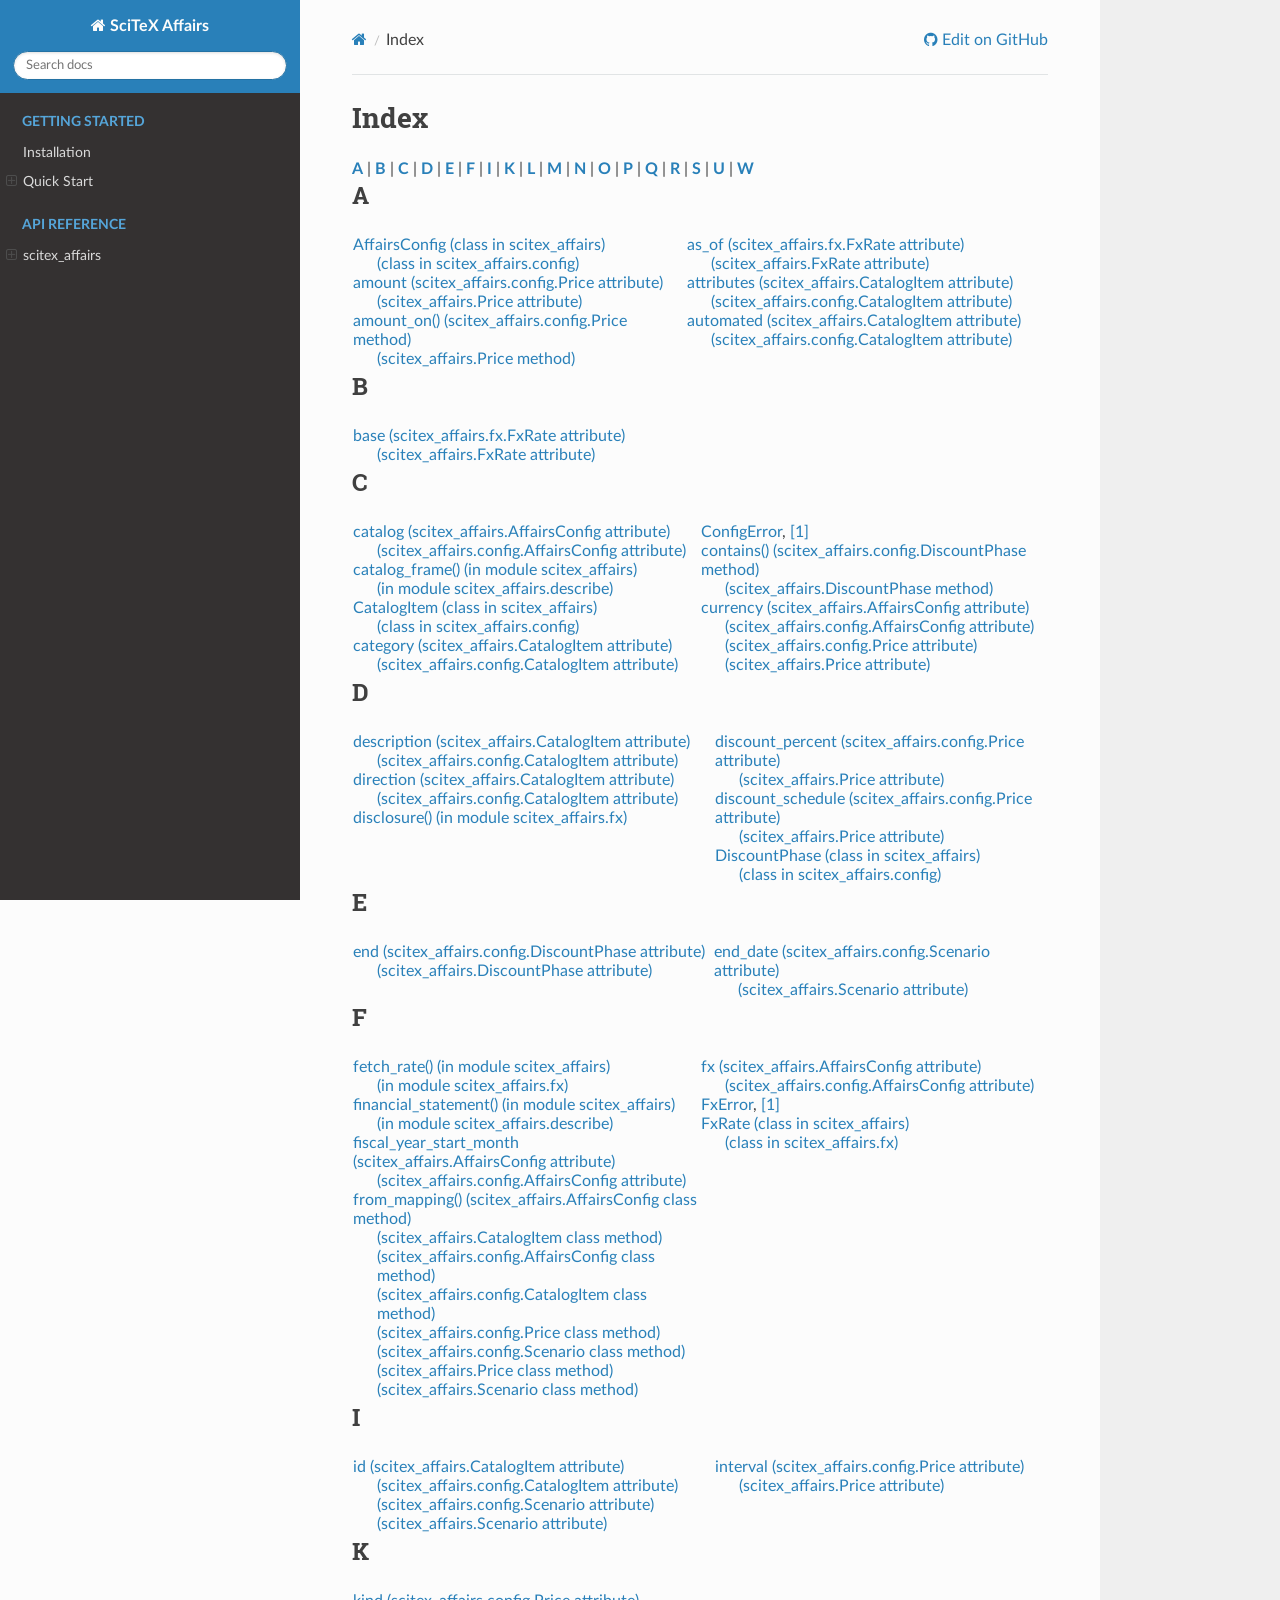
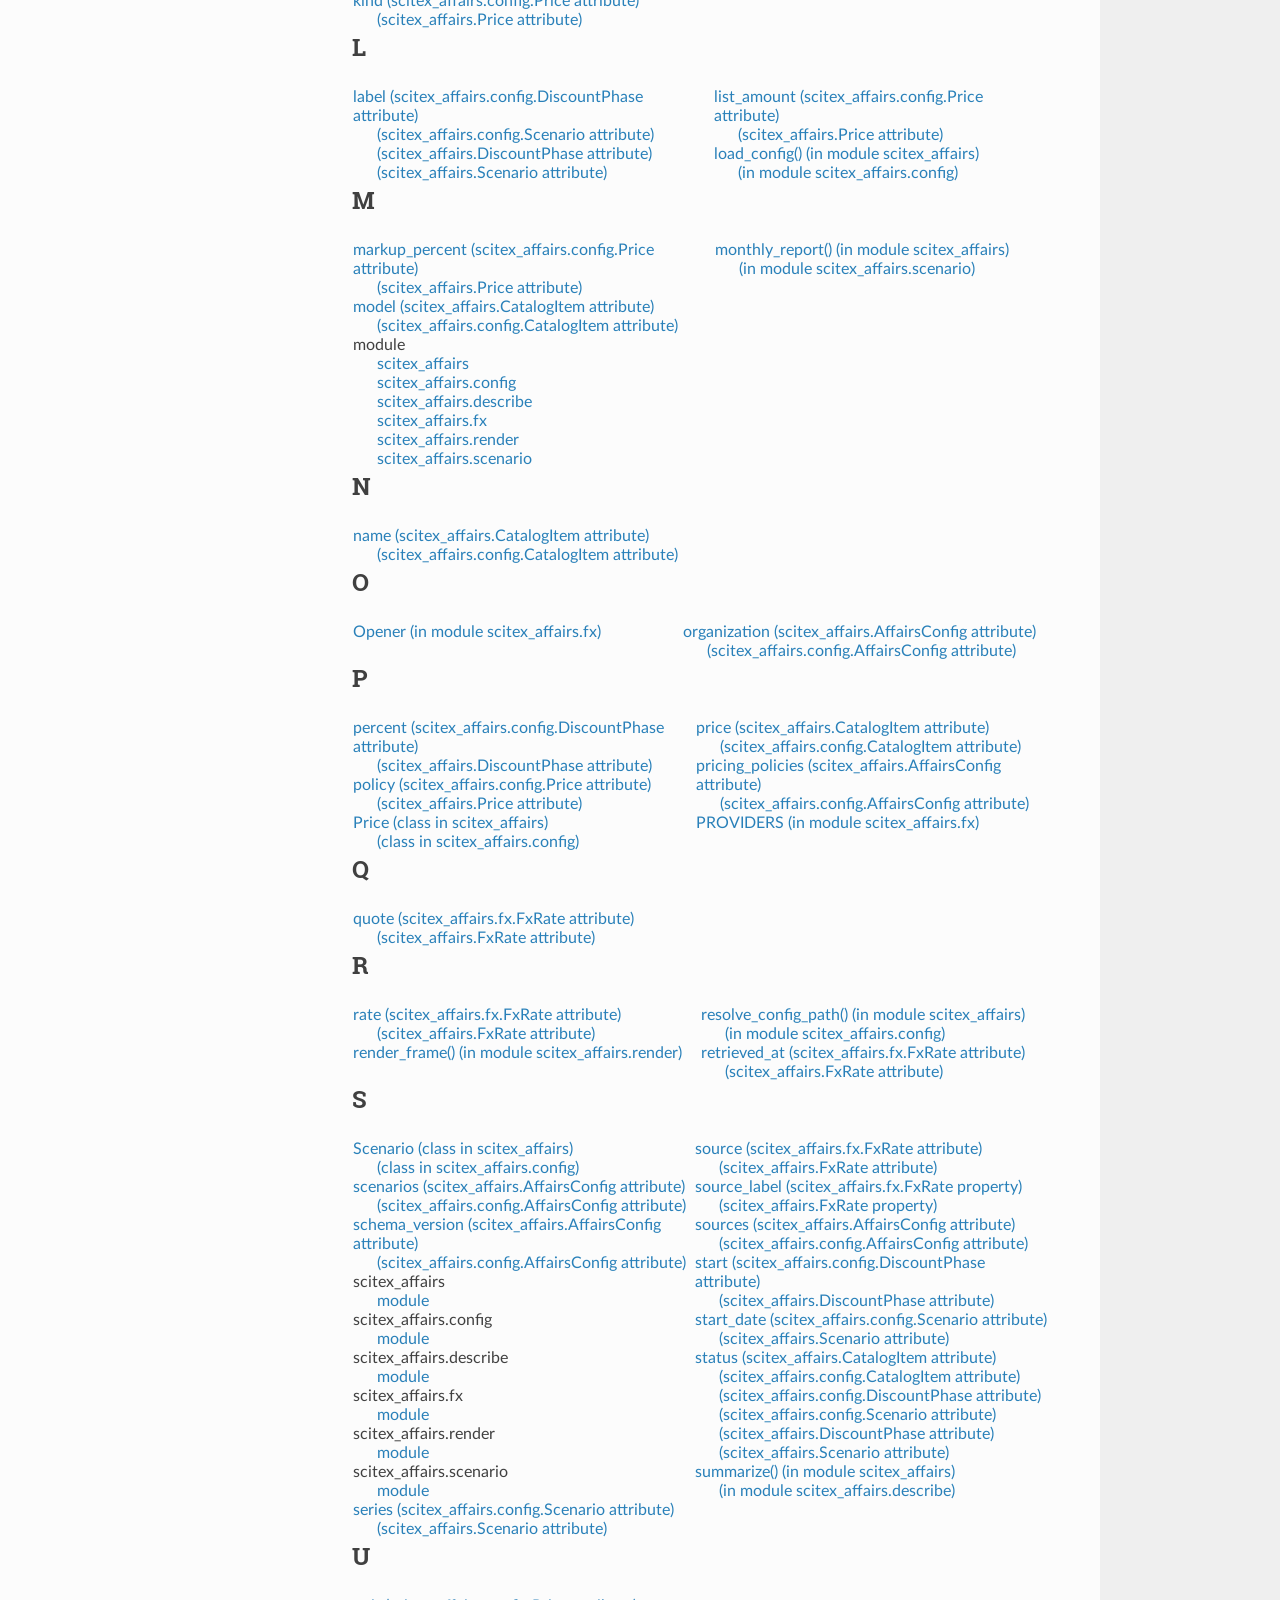
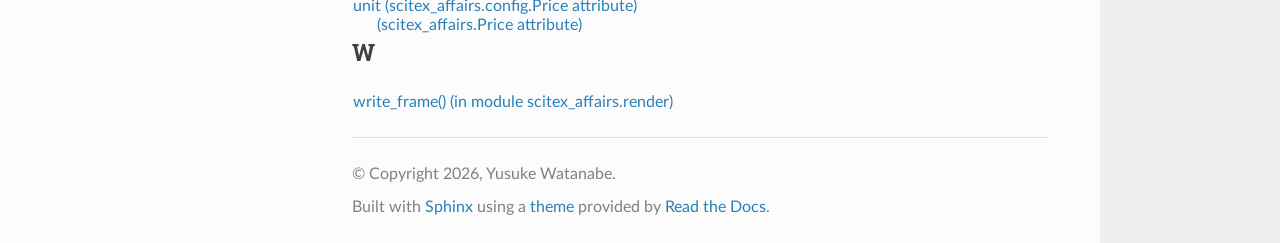
<file: src/scitex_affairs/_sphinx_html/genindex.html>
<!DOCTYPE html>
<html class="writer-html5" lang="en" data-content_root="./">
<head>
  <meta charset="utf-8" />
  <meta name="viewport" content="width=device-width, initial-scale=1.0" />
  <title>Index &mdash; SciTeX Affairs v0.1.0</title>
      <link rel="stylesheet" type="text/css" href="_static/pygments.css?v=b86133f3" />
      <link rel="stylesheet" type="text/css" href="_static/css/theme.css?v=9edc463e" />
      <link rel="stylesheet" type="text/css" href="_static/copybutton.css?v=76b2166b" />

  
      <script src="_static/jquery.js?v=5d32c60e"></script>
      <script src="_static/_sphinx_javascript_frameworks_compat.js?v=2cd50e6c"></script>
      <script src="_static/documentation_options.js?v=01f34227"></script>
      <script src="_static/doctools.js?v=9a2dae69"></script>
      <script src="_static/sphinx_highlight.js?v=dc90522c"></script>
      <script src="_static/clipboard.min.js?v=a7894cd8"></script>
      <script src="_static/copybutton.js?v=f281be69"></script>
    <script src="_static/js/theme.js"></script>
    <link rel="index" title="Index" href="#" />
    <link rel="search" title="Search" href="search.html" /> 
</head>

<body class="wy-body-for-nav"> 
  <div class="wy-grid-for-nav">
    <nav data-toggle="wy-nav-shift" class="wy-nav-side">
      <div class="wy-side-scroll">
        <div class="wy-side-nav-search" >

          
          
          <a href="index.html" class="icon icon-home">
            SciTeX Affairs
          </a>
<div role="search">
  <form id="rtd-search-form" class="wy-form" action="search.html" method="get">
    <input type="text" name="q" placeholder="Search docs" aria-label="Search docs" />
    <input type="hidden" name="check_keywords" value="yes" />
    <input type="hidden" name="area" value="default" />
  </form>
</div>
        </div><div class="wy-menu wy-menu-vertical" data-spy="affix" role="navigation" aria-label="Navigation menu">
              <p class="caption" role="heading"><span class="caption-text">Getting Started</span></p>
<ul>
<li class="toctree-l1"><a class="reference internal" href="installation.html">Installation</a></li>
<li class="toctree-l1"><a class="reference internal" href="quickstart.html">Quick Start</a><ul>
<li class="toctree-l2"><a class="reference internal" href="quickstart.html#configuration">Configuration</a></li>
<li class="toctree-l2"><a class="reference internal" href="quickstart.html#command-line">Command line</a></li>
<li class="toctree-l2"><a class="reference internal" href="quickstart.html#python">Python</a></li>
<li class="toctree-l2"><a class="reference internal" href="quickstart.html#prices-in-another-currency">Prices in another currency</a></li>
<li class="toctree-l2"><a class="reference internal" href="quickstart.html#actual-observations">Actual observations</a></li>
</ul>
</li>
</ul>
<p class="caption" role="heading"><span class="caption-text">API Reference</span></p>
<ul>
<li class="toctree-l1"><a class="reference internal" href="api/scitex_affairs.html">scitex_affairs</a><ul>
<li class="toctree-l2"><a class="reference internal" href="api/scitex_affairs.html#scitex_affairs.AffairsConfig"><code class="docutils literal notranslate"><span class="pre">AffairsConfig</span></code></a><ul>
<li class="toctree-l3"><a class="reference internal" href="api/scitex_affairs.html#scitex_affairs.AffairsConfig.schema_version"><code class="docutils literal notranslate"><span class="pre">AffairsConfig.schema_version</span></code></a></li>
<li class="toctree-l3"><a class="reference internal" href="api/scitex_affairs.html#scitex_affairs.AffairsConfig.organization"><code class="docutils literal notranslate"><span class="pre">AffairsConfig.organization</span></code></a></li>
<li class="toctree-l3"><a class="reference internal" href="api/scitex_affairs.html#scitex_affairs.AffairsConfig.currency"><code class="docutils literal notranslate"><span class="pre">AffairsConfig.currency</span></code></a></li>
<li class="toctree-l3"><a class="reference internal" href="api/scitex_affairs.html#scitex_affairs.AffairsConfig.fiscal_year_start_month"><code class="docutils literal notranslate"><span class="pre">AffairsConfig.fiscal_year_start_month</span></code></a></li>
<li class="toctree-l3"><a class="reference internal" href="api/scitex_affairs.html#scitex_affairs.AffairsConfig.catalog"><code class="docutils literal notranslate"><span class="pre">AffairsConfig.catalog</span></code></a></li>
<li class="toctree-l3"><a class="reference internal" href="api/scitex_affairs.html#scitex_affairs.AffairsConfig.scenarios"><code class="docutils literal notranslate"><span class="pre">AffairsConfig.scenarios</span></code></a></li>
<li class="toctree-l3"><a class="reference internal" href="api/scitex_affairs.html#scitex_affairs.AffairsConfig.pricing_policies"><code class="docutils literal notranslate"><span class="pre">AffairsConfig.pricing_policies</span></code></a></li>
<li class="toctree-l3"><a class="reference internal" href="api/scitex_affairs.html#scitex_affairs.AffairsConfig.sources"><code class="docutils literal notranslate"><span class="pre">AffairsConfig.sources</span></code></a></li>
<li class="toctree-l3"><a class="reference internal" href="api/scitex_affairs.html#scitex_affairs.AffairsConfig.fx"><code class="docutils literal notranslate"><span class="pre">AffairsConfig.fx</span></code></a></li>
<li class="toctree-l3"><a class="reference internal" href="api/scitex_affairs.html#scitex_affairs.AffairsConfig.from_mapping"><code class="docutils literal notranslate"><span class="pre">AffairsConfig.from_mapping()</span></code></a></li>
</ul>
</li>
<li class="toctree-l2"><a class="reference internal" href="api/scitex_affairs.html#scitex_affairs.CatalogItem"><code class="docutils literal notranslate"><span class="pre">CatalogItem</span></code></a><ul>
<li class="toctree-l3"><a class="reference internal" href="api/scitex_affairs.html#scitex_affairs.CatalogItem.id"><code class="docutils literal notranslate"><span class="pre">CatalogItem.id</span></code></a></li>
<li class="toctree-l3"><a class="reference internal" href="api/scitex_affairs.html#scitex_affairs.CatalogItem.name"><code class="docutils literal notranslate"><span class="pre">CatalogItem.name</span></code></a></li>
<li class="toctree-l3"><a class="reference internal" href="api/scitex_affairs.html#scitex_affairs.CatalogItem.direction"><code class="docutils literal notranslate"><span class="pre">CatalogItem.direction</span></code></a></li>
<li class="toctree-l3"><a class="reference internal" href="api/scitex_affairs.html#scitex_affairs.CatalogItem.model"><code class="docutils literal notranslate"><span class="pre">CatalogItem.model</span></code></a></li>
<li class="toctree-l3"><a class="reference internal" href="api/scitex_affairs.html#scitex_affairs.CatalogItem.price"><code class="docutils literal notranslate"><span class="pre">CatalogItem.price</span></code></a></li>
<li class="toctree-l3"><a class="reference internal" href="api/scitex_affairs.html#scitex_affairs.CatalogItem.description"><code class="docutils literal notranslate"><span class="pre">CatalogItem.description</span></code></a></li>
<li class="toctree-l3"><a class="reference internal" href="api/scitex_affairs.html#scitex_affairs.CatalogItem.category"><code class="docutils literal notranslate"><span class="pre">CatalogItem.category</span></code></a></li>
<li class="toctree-l3"><a class="reference internal" href="api/scitex_affairs.html#scitex_affairs.CatalogItem.status"><code class="docutils literal notranslate"><span class="pre">CatalogItem.status</span></code></a></li>
<li class="toctree-l3"><a class="reference internal" href="api/scitex_affairs.html#scitex_affairs.CatalogItem.automated"><code class="docutils literal notranslate"><span class="pre">CatalogItem.automated</span></code></a></li>
<li class="toctree-l3"><a class="reference internal" href="api/scitex_affairs.html#scitex_affairs.CatalogItem.attributes"><code class="docutils literal notranslate"><span class="pre">CatalogItem.attributes</span></code></a></li>
<li class="toctree-l3"><a class="reference internal" href="api/scitex_affairs.html#scitex_affairs.CatalogItem.from_mapping"><code class="docutils literal notranslate"><span class="pre">CatalogItem.from_mapping()</span></code></a></li>
</ul>
</li>
<li class="toctree-l2"><a class="reference internal" href="api/scitex_affairs.html#scitex_affairs.ConfigError"><code class="docutils literal notranslate"><span class="pre">ConfigError</span></code></a></li>
<li class="toctree-l2"><a class="reference internal" href="api/scitex_affairs.html#scitex_affairs.DiscountPhase"><code class="docutils literal notranslate"><span class="pre">DiscountPhase</span></code></a><ul>
<li class="toctree-l3"><a class="reference internal" href="api/scitex_affairs.html#scitex_affairs.DiscountPhase.start"><code class="docutils literal notranslate"><span class="pre">DiscountPhase.start</span></code></a></li>
<li class="toctree-l3"><a class="reference internal" href="api/scitex_affairs.html#scitex_affairs.DiscountPhase.end"><code class="docutils literal notranslate"><span class="pre">DiscountPhase.end</span></code></a></li>
<li class="toctree-l3"><a class="reference internal" href="api/scitex_affairs.html#scitex_affairs.DiscountPhase.percent"><code class="docutils literal notranslate"><span class="pre">DiscountPhase.percent</span></code></a></li>
<li class="toctree-l3"><a class="reference internal" href="api/scitex_affairs.html#scitex_affairs.DiscountPhase.status"><code class="docutils literal notranslate"><span class="pre">DiscountPhase.status</span></code></a></li>
<li class="toctree-l3"><a class="reference internal" href="api/scitex_affairs.html#scitex_affairs.DiscountPhase.label"><code class="docutils literal notranslate"><span class="pre">DiscountPhase.label</span></code></a></li>
<li class="toctree-l3"><a class="reference internal" href="api/scitex_affairs.html#scitex_affairs.DiscountPhase.contains"><code class="docutils literal notranslate"><span class="pre">DiscountPhase.contains()</span></code></a></li>
</ul>
</li>
<li class="toctree-l2"><a class="reference internal" href="api/scitex_affairs.html#scitex_affairs.FxError"><code class="docutils literal notranslate"><span class="pre">FxError</span></code></a></li>
<li class="toctree-l2"><a class="reference internal" href="api/scitex_affairs.html#scitex_affairs.FxRate"><code class="docutils literal notranslate"><span class="pre">FxRate</span></code></a><ul>
<li class="toctree-l3"><a class="reference internal" href="api/scitex_affairs.html#scitex_affairs.FxRate.base"><code class="docutils literal notranslate"><span class="pre">FxRate.base</span></code></a></li>
<li class="toctree-l3"><a class="reference internal" href="api/scitex_affairs.html#scitex_affairs.FxRate.quote"><code class="docutils literal notranslate"><span class="pre">FxRate.quote</span></code></a></li>
<li class="toctree-l3"><a class="reference internal" href="api/scitex_affairs.html#scitex_affairs.FxRate.rate"><code class="docutils literal notranslate"><span class="pre">FxRate.rate</span></code></a></li>
<li class="toctree-l3"><a class="reference internal" href="api/scitex_affairs.html#scitex_affairs.FxRate.as_of"><code class="docutils literal notranslate"><span class="pre">FxRate.as_of</span></code></a></li>
<li class="toctree-l3"><a class="reference internal" href="api/scitex_affairs.html#scitex_affairs.FxRate.source"><code class="docutils literal notranslate"><span class="pre">FxRate.source</span></code></a></li>
<li class="toctree-l3"><a class="reference internal" href="api/scitex_affairs.html#scitex_affairs.FxRate.retrieved_at"><code class="docutils literal notranslate"><span class="pre">FxRate.retrieved_at</span></code></a></li>
<li class="toctree-l3"><a class="reference internal" href="api/scitex_affairs.html#scitex_affairs.FxRate.source_label"><code class="docutils literal notranslate"><span class="pre">FxRate.source_label</span></code></a></li>
</ul>
</li>
<li class="toctree-l2"><a class="reference internal" href="api/scitex_affairs.html#scitex_affairs.Price"><code class="docutils literal notranslate"><span class="pre">Price</span></code></a><ul>
<li class="toctree-l3"><a class="reference internal" href="api/scitex_affairs.html#scitex_affairs.Price.amount"><code class="docutils literal notranslate"><span class="pre">Price.amount</span></code></a></li>
<li class="toctree-l3"><a class="reference internal" href="api/scitex_affairs.html#scitex_affairs.Price.interval"><code class="docutils literal notranslate"><span class="pre">Price.interval</span></code></a></li>
<li class="toctree-l3"><a class="reference internal" href="api/scitex_affairs.html#scitex_affairs.Price.unit"><code class="docutils literal notranslate"><span class="pre">Price.unit</span></code></a></li>
<li class="toctree-l3"><a class="reference internal" href="api/scitex_affairs.html#scitex_affairs.Price.kind"><code class="docutils literal notranslate"><span class="pre">Price.kind</span></code></a></li>
<li class="toctree-l3"><a class="reference internal" href="api/scitex_affairs.html#scitex_affairs.Price.list_amount"><code class="docutils literal notranslate"><span class="pre">Price.list_amount</span></code></a></li>
<li class="toctree-l3"><a class="reference internal" href="api/scitex_affairs.html#scitex_affairs.Price.discount_percent"><code class="docutils literal notranslate"><span class="pre">Price.discount_percent</span></code></a></li>
<li class="toctree-l3"><a class="reference internal" href="api/scitex_affairs.html#scitex_affairs.Price.markup_percent"><code class="docutils literal notranslate"><span class="pre">Price.markup_percent</span></code></a></li>
<li class="toctree-l3"><a class="reference internal" href="api/scitex_affairs.html#scitex_affairs.Price.policy"><code class="docutils literal notranslate"><span class="pre">Price.policy</span></code></a></li>
<li class="toctree-l3"><a class="reference internal" href="api/scitex_affairs.html#scitex_affairs.Price.discount_schedule"><code class="docutils literal notranslate"><span class="pre">Price.discount_schedule</span></code></a></li>
<li class="toctree-l3"><a class="reference internal" href="api/scitex_affairs.html#scitex_affairs.Price.currency"><code class="docutils literal notranslate"><span class="pre">Price.currency</span></code></a></li>
<li class="toctree-l3"><a class="reference internal" href="api/scitex_affairs.html#scitex_affairs.Price.from_mapping"><code class="docutils literal notranslate"><span class="pre">Price.from_mapping()</span></code></a></li>
<li class="toctree-l3"><a class="reference internal" href="api/scitex_affairs.html#scitex_affairs.Price.amount_on"><code class="docutils literal notranslate"><span class="pre">Price.amount_on()</span></code></a></li>
</ul>
</li>
<li class="toctree-l2"><a class="reference internal" href="api/scitex_affairs.html#scitex_affairs.Scenario"><code class="docutils literal notranslate"><span class="pre">Scenario</span></code></a><ul>
<li class="toctree-l3"><a class="reference internal" href="api/scitex_affairs.html#scitex_affairs.Scenario.id"><code class="docutils literal notranslate"><span class="pre">Scenario.id</span></code></a></li>
<li class="toctree-l3"><a class="reference internal" href="api/scitex_affairs.html#scitex_affairs.Scenario.label"><code class="docutils literal notranslate"><span class="pre">Scenario.label</span></code></a></li>
<li class="toctree-l3"><a class="reference internal" href="api/scitex_affairs.html#scitex_affairs.Scenario.status"><code class="docutils literal notranslate"><span class="pre">Scenario.status</span></code></a></li>
<li class="toctree-l3"><a class="reference internal" href="api/scitex_affairs.html#scitex_affairs.Scenario.start_date"><code class="docutils literal notranslate"><span class="pre">Scenario.start_date</span></code></a></li>
<li class="toctree-l3"><a class="reference internal" href="api/scitex_affairs.html#scitex_affairs.Scenario.end_date"><code class="docutils literal notranslate"><span class="pre">Scenario.end_date</span></code></a></li>
<li class="toctree-l3"><a class="reference internal" href="api/scitex_affairs.html#scitex_affairs.Scenario.series"><code class="docutils literal notranslate"><span class="pre">Scenario.series</span></code></a></li>
<li class="toctree-l3"><a class="reference internal" href="api/scitex_affairs.html#scitex_affairs.Scenario.from_mapping"><code class="docutils literal notranslate"><span class="pre">Scenario.from_mapping()</span></code></a></li>
</ul>
</li>
<li class="toctree-l2"><a class="reference internal" href="api/scitex_affairs.html#scitex_affairs.catalog_frame"><code class="docutils literal notranslate"><span class="pre">catalog_frame()</span></code></a></li>
<li class="toctree-l2"><a class="reference internal" href="api/scitex_affairs.html#scitex_affairs.fetch_rate"><code class="docutils literal notranslate"><span class="pre">fetch_rate()</span></code></a></li>
<li class="toctree-l2"><a class="reference internal" href="api/scitex_affairs.html#scitex_affairs.financial_statement"><code class="docutils literal notranslate"><span class="pre">financial_statement()</span></code></a></li>
<li class="toctree-l2"><a class="reference internal" href="api/scitex_affairs.html#scitex_affairs.load_config"><code class="docutils literal notranslate"><span class="pre">load_config()</span></code></a></li>
<li class="toctree-l2"><a class="reference internal" href="api/scitex_affairs.html#scitex_affairs.resolve_config_path"><code class="docutils literal notranslate"><span class="pre">resolve_config_path()</span></code></a></li>
<li class="toctree-l2"><a class="reference internal" href="api/scitex_affairs.html#scitex_affairs.monthly_report"><code class="docutils literal notranslate"><span class="pre">monthly_report()</span></code></a></li>
<li class="toctree-l2"><a class="reference internal" href="api/scitex_affairs.html#scitex_affairs.summarize"><code class="docutils literal notranslate"><span class="pre">summarize()</span></code></a></li>
<li class="toctree-l2"><a class="reference internal" href="api/scitex_affairs.html#module-scitex_affairs.config">Configuration</a><ul>
<li class="toctree-l3"><a class="reference internal" href="api/scitex_affairs.html#scitex_affairs.config.ConfigError"><code class="docutils literal notranslate"><span class="pre">ConfigError</span></code></a></li>
<li class="toctree-l3"><a class="reference internal" href="api/scitex_affairs.html#scitex_affairs.config.DiscountPhase"><code class="docutils literal notranslate"><span class="pre">DiscountPhase</span></code></a><ul>
<li class="toctree-l4"><a class="reference internal" href="api/scitex_affairs.html#scitex_affairs.config.DiscountPhase.start"><code class="docutils literal notranslate"><span class="pre">DiscountPhase.start</span></code></a></li>
<li class="toctree-l4"><a class="reference internal" href="api/scitex_affairs.html#scitex_affairs.config.DiscountPhase.end"><code class="docutils literal notranslate"><span class="pre">DiscountPhase.end</span></code></a></li>
<li class="toctree-l4"><a class="reference internal" href="api/scitex_affairs.html#scitex_affairs.config.DiscountPhase.percent"><code class="docutils literal notranslate"><span class="pre">DiscountPhase.percent</span></code></a></li>
<li class="toctree-l4"><a class="reference internal" href="api/scitex_affairs.html#scitex_affairs.config.DiscountPhase.status"><code class="docutils literal notranslate"><span class="pre">DiscountPhase.status</span></code></a></li>
<li class="toctree-l4"><a class="reference internal" href="api/scitex_affairs.html#scitex_affairs.config.DiscountPhase.label"><code class="docutils literal notranslate"><span class="pre">DiscountPhase.label</span></code></a></li>
<li class="toctree-l4"><a class="reference internal" href="api/scitex_affairs.html#scitex_affairs.config.DiscountPhase.contains"><code class="docutils literal notranslate"><span class="pre">DiscountPhase.contains()</span></code></a></li>
</ul>
</li>
<li class="toctree-l3"><a class="reference internal" href="api/scitex_affairs.html#scitex_affairs.config.Price"><code class="docutils literal notranslate"><span class="pre">Price</span></code></a><ul>
<li class="toctree-l4"><a class="reference internal" href="api/scitex_affairs.html#scitex_affairs.config.Price.amount"><code class="docutils literal notranslate"><span class="pre">Price.amount</span></code></a></li>
<li class="toctree-l4"><a class="reference internal" href="api/scitex_affairs.html#scitex_affairs.config.Price.interval"><code class="docutils literal notranslate"><span class="pre">Price.interval</span></code></a></li>
<li class="toctree-l4"><a class="reference internal" href="api/scitex_affairs.html#scitex_affairs.config.Price.unit"><code class="docutils literal notranslate"><span class="pre">Price.unit</span></code></a></li>
<li class="toctree-l4"><a class="reference internal" href="api/scitex_affairs.html#scitex_affairs.config.Price.kind"><code class="docutils literal notranslate"><span class="pre">Price.kind</span></code></a></li>
<li class="toctree-l4"><a class="reference internal" href="api/scitex_affairs.html#scitex_affairs.config.Price.list_amount"><code class="docutils literal notranslate"><span class="pre">Price.list_amount</span></code></a></li>
<li class="toctree-l4"><a class="reference internal" href="api/scitex_affairs.html#scitex_affairs.config.Price.discount_percent"><code class="docutils literal notranslate"><span class="pre">Price.discount_percent</span></code></a></li>
<li class="toctree-l4"><a class="reference internal" href="api/scitex_affairs.html#scitex_affairs.config.Price.markup_percent"><code class="docutils literal notranslate"><span class="pre">Price.markup_percent</span></code></a></li>
<li class="toctree-l4"><a class="reference internal" href="api/scitex_affairs.html#scitex_affairs.config.Price.policy"><code class="docutils literal notranslate"><span class="pre">Price.policy</span></code></a></li>
<li class="toctree-l4"><a class="reference internal" href="api/scitex_affairs.html#scitex_affairs.config.Price.discount_schedule"><code class="docutils literal notranslate"><span class="pre">Price.discount_schedule</span></code></a></li>
<li class="toctree-l4"><a class="reference internal" href="api/scitex_affairs.html#scitex_affairs.config.Price.currency"><code class="docutils literal notranslate"><span class="pre">Price.currency</span></code></a></li>
<li class="toctree-l4"><a class="reference internal" href="api/scitex_affairs.html#scitex_affairs.config.Price.from_mapping"><code class="docutils literal notranslate"><span class="pre">Price.from_mapping()</span></code></a></li>
<li class="toctree-l4"><a class="reference internal" href="api/scitex_affairs.html#scitex_affairs.config.Price.amount_on"><code class="docutils literal notranslate"><span class="pre">Price.amount_on()</span></code></a></li>
</ul>
</li>
<li class="toctree-l3"><a class="reference internal" href="api/scitex_affairs.html#scitex_affairs.config.CatalogItem"><code class="docutils literal notranslate"><span class="pre">CatalogItem</span></code></a><ul>
<li class="toctree-l4"><a class="reference internal" href="api/scitex_affairs.html#scitex_affairs.config.CatalogItem.id"><code class="docutils literal notranslate"><span class="pre">CatalogItem.id</span></code></a></li>
<li class="toctree-l4"><a class="reference internal" href="api/scitex_affairs.html#scitex_affairs.config.CatalogItem.name"><code class="docutils literal notranslate"><span class="pre">CatalogItem.name</span></code></a></li>
<li class="toctree-l4"><a class="reference internal" href="api/scitex_affairs.html#scitex_affairs.config.CatalogItem.direction"><code class="docutils literal notranslate"><span class="pre">CatalogItem.direction</span></code></a></li>
<li class="toctree-l4"><a class="reference internal" href="api/scitex_affairs.html#scitex_affairs.config.CatalogItem.model"><code class="docutils literal notranslate"><span class="pre">CatalogItem.model</span></code></a></li>
<li class="toctree-l4"><a class="reference internal" href="api/scitex_affairs.html#scitex_affairs.config.CatalogItem.price"><code class="docutils literal notranslate"><span class="pre">CatalogItem.price</span></code></a></li>
<li class="toctree-l4"><a class="reference internal" href="api/scitex_affairs.html#scitex_affairs.config.CatalogItem.description"><code class="docutils literal notranslate"><span class="pre">CatalogItem.description</span></code></a></li>
<li class="toctree-l4"><a class="reference internal" href="api/scitex_affairs.html#scitex_affairs.config.CatalogItem.category"><code class="docutils literal notranslate"><span class="pre">CatalogItem.category</span></code></a></li>
<li class="toctree-l4"><a class="reference internal" href="api/scitex_affairs.html#scitex_affairs.config.CatalogItem.status"><code class="docutils literal notranslate"><span class="pre">CatalogItem.status</span></code></a></li>
<li class="toctree-l4"><a class="reference internal" href="api/scitex_affairs.html#scitex_affairs.config.CatalogItem.automated"><code class="docutils literal notranslate"><span class="pre">CatalogItem.automated</span></code></a></li>
<li class="toctree-l4"><a class="reference internal" href="api/scitex_affairs.html#scitex_affairs.config.CatalogItem.attributes"><code class="docutils literal notranslate"><span class="pre">CatalogItem.attributes</span></code></a></li>
<li class="toctree-l4"><a class="reference internal" href="api/scitex_affairs.html#scitex_affairs.config.CatalogItem.from_mapping"><code class="docutils literal notranslate"><span class="pre">CatalogItem.from_mapping()</span></code></a></li>
</ul>
</li>
<li class="toctree-l3"><a class="reference internal" href="api/scitex_affairs.html#scitex_affairs.config.Scenario"><code class="docutils literal notranslate"><span class="pre">Scenario</span></code></a><ul>
<li class="toctree-l4"><a class="reference internal" href="api/scitex_affairs.html#scitex_affairs.config.Scenario.id"><code class="docutils literal notranslate"><span class="pre">Scenario.id</span></code></a></li>
<li class="toctree-l4"><a class="reference internal" href="api/scitex_affairs.html#scitex_affairs.config.Scenario.label"><code class="docutils literal notranslate"><span class="pre">Scenario.label</span></code></a></li>
<li class="toctree-l4"><a class="reference internal" href="api/scitex_affairs.html#scitex_affairs.config.Scenario.status"><code class="docutils literal notranslate"><span class="pre">Scenario.status</span></code></a></li>
<li class="toctree-l4"><a class="reference internal" href="api/scitex_affairs.html#scitex_affairs.config.Scenario.start_date"><code class="docutils literal notranslate"><span class="pre">Scenario.start_date</span></code></a></li>
<li class="toctree-l4"><a class="reference internal" href="api/scitex_affairs.html#scitex_affairs.config.Scenario.end_date"><code class="docutils literal notranslate"><span class="pre">Scenario.end_date</span></code></a></li>
<li class="toctree-l4"><a class="reference internal" href="api/scitex_affairs.html#scitex_affairs.config.Scenario.series"><code class="docutils literal notranslate"><span class="pre">Scenario.series</span></code></a></li>
<li class="toctree-l4"><a class="reference internal" href="api/scitex_affairs.html#scitex_affairs.config.Scenario.from_mapping"><code class="docutils literal notranslate"><span class="pre">Scenario.from_mapping()</span></code></a></li>
</ul>
</li>
<li class="toctree-l3"><a class="reference internal" href="api/scitex_affairs.html#scitex_affairs.config.AffairsConfig"><code class="docutils literal notranslate"><span class="pre">AffairsConfig</span></code></a><ul>
<li class="toctree-l4"><a class="reference internal" href="api/scitex_affairs.html#scitex_affairs.config.AffairsConfig.schema_version"><code class="docutils literal notranslate"><span class="pre">AffairsConfig.schema_version</span></code></a></li>
<li class="toctree-l4"><a class="reference internal" href="api/scitex_affairs.html#scitex_affairs.config.AffairsConfig.organization"><code class="docutils literal notranslate"><span class="pre">AffairsConfig.organization</span></code></a></li>
<li class="toctree-l4"><a class="reference internal" href="api/scitex_affairs.html#scitex_affairs.config.AffairsConfig.currency"><code class="docutils literal notranslate"><span class="pre">AffairsConfig.currency</span></code></a></li>
<li class="toctree-l4"><a class="reference internal" href="api/scitex_affairs.html#scitex_affairs.config.AffairsConfig.fiscal_year_start_month"><code class="docutils literal notranslate"><span class="pre">AffairsConfig.fiscal_year_start_month</span></code></a></li>
<li class="toctree-l4"><a class="reference internal" href="api/scitex_affairs.html#scitex_affairs.config.AffairsConfig.catalog"><code class="docutils literal notranslate"><span class="pre">AffairsConfig.catalog</span></code></a></li>
<li class="toctree-l4"><a class="reference internal" href="api/scitex_affairs.html#scitex_affairs.config.AffairsConfig.scenarios"><code class="docutils literal notranslate"><span class="pre">AffairsConfig.scenarios</span></code></a></li>
<li class="toctree-l4"><a class="reference internal" href="api/scitex_affairs.html#scitex_affairs.config.AffairsConfig.pricing_policies"><code class="docutils literal notranslate"><span class="pre">AffairsConfig.pricing_policies</span></code></a></li>
<li class="toctree-l4"><a class="reference internal" href="api/scitex_affairs.html#scitex_affairs.config.AffairsConfig.sources"><code class="docutils literal notranslate"><span class="pre">AffairsConfig.sources</span></code></a></li>
<li class="toctree-l4"><a class="reference internal" href="api/scitex_affairs.html#scitex_affairs.config.AffairsConfig.fx"><code class="docutils literal notranslate"><span class="pre">AffairsConfig.fx</span></code></a></li>
<li class="toctree-l4"><a class="reference internal" href="api/scitex_affairs.html#scitex_affairs.config.AffairsConfig.from_mapping"><code class="docutils literal notranslate"><span class="pre">AffairsConfig.from_mapping()</span></code></a></li>
</ul>
</li>
<li class="toctree-l3"><a class="reference internal" href="api/scitex_affairs.html#scitex_affairs.config.resolve_config_path"><code class="docutils literal notranslate"><span class="pre">resolve_config_path()</span></code></a></li>
<li class="toctree-l3"><a class="reference internal" href="api/scitex_affairs.html#scitex_affairs.config.load_config"><code class="docutils literal notranslate"><span class="pre">load_config()</span></code></a></li>
</ul>
</li>
<li class="toctree-l2"><a class="reference internal" href="api/scitex_affairs.html#module-scitex_affairs.scenario">Scenarios</a><ul>
<li class="toctree-l3"><a class="reference internal" href="api/scitex_affairs.html#scitex_affairs.scenario.monthly_report"><code class="docutils literal notranslate"><span class="pre">monthly_report()</span></code></a></li>
</ul>
</li>
<li class="toctree-l2"><a class="reference internal" href="api/scitex_affairs.html#module-scitex_affairs.fx">Exchange rates</a><ul>
<li class="toctree-l3"><a class="reference internal" href="api/scitex_affairs.html#scitex_affairs.fx.PROVIDERS"><code class="docutils literal notranslate"><span class="pre">PROVIDERS</span></code></a></li>
<li class="toctree-l3"><a class="reference internal" href="api/scitex_affairs.html#scitex_affairs.fx.Opener"><code class="docutils literal notranslate"><span class="pre">Opener</span></code></a></li>
<li class="toctree-l3"><a class="reference internal" href="api/scitex_affairs.html#scitex_affairs.fx.FxError"><code class="docutils literal notranslate"><span class="pre">FxError</span></code></a></li>
<li class="toctree-l3"><a class="reference internal" href="api/scitex_affairs.html#scitex_affairs.fx.FxRate"><code class="docutils literal notranslate"><span class="pre">FxRate</span></code></a><ul>
<li class="toctree-l4"><a class="reference internal" href="api/scitex_affairs.html#scitex_affairs.fx.FxRate.base"><code class="docutils literal notranslate"><span class="pre">FxRate.base</span></code></a></li>
<li class="toctree-l4"><a class="reference internal" href="api/scitex_affairs.html#scitex_affairs.fx.FxRate.quote"><code class="docutils literal notranslate"><span class="pre">FxRate.quote</span></code></a></li>
<li class="toctree-l4"><a class="reference internal" href="api/scitex_affairs.html#scitex_affairs.fx.FxRate.rate"><code class="docutils literal notranslate"><span class="pre">FxRate.rate</span></code></a></li>
<li class="toctree-l4"><a class="reference internal" href="api/scitex_affairs.html#scitex_affairs.fx.FxRate.as_of"><code class="docutils literal notranslate"><span class="pre">FxRate.as_of</span></code></a></li>
<li class="toctree-l4"><a class="reference internal" href="api/scitex_affairs.html#scitex_affairs.fx.FxRate.source"><code class="docutils literal notranslate"><span class="pre">FxRate.source</span></code></a></li>
<li class="toctree-l4"><a class="reference internal" href="api/scitex_affairs.html#scitex_affairs.fx.FxRate.retrieved_at"><code class="docutils literal notranslate"><span class="pre">FxRate.retrieved_at</span></code></a></li>
<li class="toctree-l4"><a class="reference internal" href="api/scitex_affairs.html#scitex_affairs.fx.FxRate.source_label"><code class="docutils literal notranslate"><span class="pre">FxRate.source_label</span></code></a></li>
</ul>
</li>
<li class="toctree-l3"><a class="reference internal" href="api/scitex_affairs.html#scitex_affairs.fx.fetch_rate"><code class="docutils literal notranslate"><span class="pre">fetch_rate()</span></code></a></li>
<li class="toctree-l3"><a class="reference internal" href="api/scitex_affairs.html#scitex_affairs.fx.disclosure"><code class="docutils literal notranslate"><span class="pre">disclosure()</span></code></a></li>
</ul>
</li>
<li class="toctree-l2"><a class="reference internal" href="api/scitex_affairs.html#module-scitex_affairs.describe">Descriptions and rendering</a><ul>
<li class="toctree-l3"><a class="reference internal" href="api/scitex_affairs.html#scitex_affairs.describe.catalog_frame"><code class="docutils literal notranslate"><span class="pre">catalog_frame()</span></code></a></li>
<li class="toctree-l3"><a class="reference internal" href="api/scitex_affairs.html#scitex_affairs.describe.summarize"><code class="docutils literal notranslate"><span class="pre">summarize()</span></code></a></li>
<li class="toctree-l3"><a class="reference internal" href="api/scitex_affairs.html#scitex_affairs.describe.financial_statement"><code class="docutils literal notranslate"><span class="pre">financial_statement()</span></code></a></li>
<li class="toctree-l3"><a class="reference internal" href="api/scitex_affairs.html#scitex_affairs.render.render_frame"><code class="docutils literal notranslate"><span class="pre">render_frame()</span></code></a></li>
<li class="toctree-l3"><a class="reference internal" href="api/scitex_affairs.html#scitex_affairs.render.write_frame"><code class="docutils literal notranslate"><span class="pre">write_frame()</span></code></a></li>
</ul>
</li>
</ul>
</li>
</ul>

        </div>
      </div>
    </nav>

    <section data-toggle="wy-nav-shift" class="wy-nav-content-wrap"><nav class="wy-nav-top" aria-label="Mobile navigation menu" >
          <i data-toggle="wy-nav-top" class="fa fa-bars"></i>
          <a href="index.html">SciTeX Affairs</a>
      </nav>

      <div class="wy-nav-content">
        <div class="rst-content">
          <div role="navigation" aria-label="Page navigation">
  <ul class="wy-breadcrumbs">
      <li><a href="index.html" class="icon icon-home" aria-label="Home"></a></li>
      <li class="breadcrumb-item active">Index</li>
      <li class="wy-breadcrumbs-aside">
              <a href="https://github.com/scitex-ai/scitex-affairs/blob/develop/docs/sphinx/genindex" class="fa fa-github"> Edit on GitHub</a>
      </li>
  </ul>
  <hr/>
</div>
          <div role="main" class="document" itemscope="itemscope" itemtype="http://schema.org/Article">
           <div itemprop="articleBody">
             

<h1 id="index">Index</h1>

<div class="genindex-jumpbox">
 <a href="#A"><strong>A</strong></a>
 | <a href="#B"><strong>B</strong></a>
 | <a href="#C"><strong>C</strong></a>
 | <a href="#D"><strong>D</strong></a>
 | <a href="#E"><strong>E</strong></a>
 | <a href="#F"><strong>F</strong></a>
 | <a href="#I"><strong>I</strong></a>
 | <a href="#K"><strong>K</strong></a>
 | <a href="#L"><strong>L</strong></a>
 | <a href="#M"><strong>M</strong></a>
 | <a href="#N"><strong>N</strong></a>
 | <a href="#O"><strong>O</strong></a>
 | <a href="#P"><strong>P</strong></a>
 | <a href="#Q"><strong>Q</strong></a>
 | <a href="#R"><strong>R</strong></a>
 | <a href="#S"><strong>S</strong></a>
 | <a href="#U"><strong>U</strong></a>
 | <a href="#W"><strong>W</strong></a>
 
</div>
<h2 id="A">A</h2>
<table style="width: 100%" class="indextable genindextable"><tr>
  <td style="width: 33%; vertical-align: top;"><ul>
      <li><a href="api/scitex_affairs.html#scitex_affairs.AffairsConfig">AffairsConfig (class in scitex_affairs)</a>

      <ul>
        <li><a href="api/scitex_affairs.html#scitex_affairs.config.AffairsConfig">(class in scitex_affairs.config)</a>
</li>
      </ul></li>
      <li><a href="api/scitex_affairs.html#scitex_affairs.config.Price.amount">amount (scitex_affairs.config.Price attribute)</a>

      <ul>
        <li><a href="api/scitex_affairs.html#scitex_affairs.Price.amount">(scitex_affairs.Price attribute)</a>
</li>
      </ul></li>
      <li><a href="api/scitex_affairs.html#scitex_affairs.config.Price.amount_on">amount_on() (scitex_affairs.config.Price method)</a>

      <ul>
        <li><a href="api/scitex_affairs.html#scitex_affairs.Price.amount_on">(scitex_affairs.Price method)</a>
</li>
      </ul></li>
  </ul></td>
  <td style="width: 33%; vertical-align: top;"><ul>
      <li><a href="api/scitex_affairs.html#scitex_affairs.fx.FxRate.as_of">as_of (scitex_affairs.fx.FxRate attribute)</a>

      <ul>
        <li><a href="api/scitex_affairs.html#scitex_affairs.FxRate.as_of">(scitex_affairs.FxRate attribute)</a>
</li>
      </ul></li>
      <li><a href="api/scitex_affairs.html#scitex_affairs.CatalogItem.attributes">attributes (scitex_affairs.CatalogItem attribute)</a>

      <ul>
        <li><a href="api/scitex_affairs.html#scitex_affairs.config.CatalogItem.attributes">(scitex_affairs.config.CatalogItem attribute)</a>
</li>
      </ul></li>
      <li><a href="api/scitex_affairs.html#scitex_affairs.CatalogItem.automated">automated (scitex_affairs.CatalogItem attribute)</a>

      <ul>
        <li><a href="api/scitex_affairs.html#scitex_affairs.config.CatalogItem.automated">(scitex_affairs.config.CatalogItem attribute)</a>
</li>
      </ul></li>
  </ul></td>
</tr></table>

<h2 id="B">B</h2>
<table style="width: 100%" class="indextable genindextable"><tr>
  <td style="width: 33%; vertical-align: top;"><ul>
      <li><a href="api/scitex_affairs.html#scitex_affairs.fx.FxRate.base">base (scitex_affairs.fx.FxRate attribute)</a>

      <ul>
        <li><a href="api/scitex_affairs.html#scitex_affairs.FxRate.base">(scitex_affairs.FxRate attribute)</a>
</li>
      </ul></li>
  </ul></td>
</tr></table>

<h2 id="C">C</h2>
<table style="width: 100%" class="indextable genindextable"><tr>
  <td style="width: 33%; vertical-align: top;"><ul>
      <li><a href="api/scitex_affairs.html#scitex_affairs.AffairsConfig.catalog">catalog (scitex_affairs.AffairsConfig attribute)</a>

      <ul>
        <li><a href="api/scitex_affairs.html#scitex_affairs.config.AffairsConfig.catalog">(scitex_affairs.config.AffairsConfig attribute)</a>
</li>
      </ul></li>
      <li><a href="api/scitex_affairs.html#scitex_affairs.catalog_frame">catalog_frame() (in module scitex_affairs)</a>

      <ul>
        <li><a href="api/scitex_affairs.html#scitex_affairs.describe.catalog_frame">(in module scitex_affairs.describe)</a>
</li>
      </ul></li>
      <li><a href="api/scitex_affairs.html#scitex_affairs.CatalogItem">CatalogItem (class in scitex_affairs)</a>

      <ul>
        <li><a href="api/scitex_affairs.html#scitex_affairs.config.CatalogItem">(class in scitex_affairs.config)</a>
</li>
      </ul></li>
      <li><a href="api/scitex_affairs.html#scitex_affairs.CatalogItem.category">category (scitex_affairs.CatalogItem attribute)</a>

      <ul>
        <li><a href="api/scitex_affairs.html#scitex_affairs.config.CatalogItem.category">(scitex_affairs.config.CatalogItem attribute)</a>
</li>
      </ul></li>
  </ul></td>
  <td style="width: 33%; vertical-align: top;"><ul>
      <li><a href="api/scitex_affairs.html#scitex_affairs.ConfigError">ConfigError</a>, <a href="api/scitex_affairs.html#scitex_affairs.config.ConfigError">[1]</a>
</li>
      <li><a href="api/scitex_affairs.html#scitex_affairs.config.DiscountPhase.contains">contains() (scitex_affairs.config.DiscountPhase method)</a>

      <ul>
        <li><a href="api/scitex_affairs.html#scitex_affairs.DiscountPhase.contains">(scitex_affairs.DiscountPhase method)</a>
</li>
      </ul></li>
      <li><a href="api/scitex_affairs.html#scitex_affairs.AffairsConfig.currency">currency (scitex_affairs.AffairsConfig attribute)</a>

      <ul>
        <li><a href="api/scitex_affairs.html#scitex_affairs.config.AffairsConfig.currency">(scitex_affairs.config.AffairsConfig attribute)</a>
</li>
        <li><a href="api/scitex_affairs.html#scitex_affairs.config.Price.currency">(scitex_affairs.config.Price attribute)</a>
</li>
        <li><a href="api/scitex_affairs.html#scitex_affairs.Price.currency">(scitex_affairs.Price attribute)</a>
</li>
      </ul></li>
  </ul></td>
</tr></table>

<h2 id="D">D</h2>
<table style="width: 100%" class="indextable genindextable"><tr>
  <td style="width: 33%; vertical-align: top;"><ul>
      <li><a href="api/scitex_affairs.html#scitex_affairs.CatalogItem.description">description (scitex_affairs.CatalogItem attribute)</a>

      <ul>
        <li><a href="api/scitex_affairs.html#scitex_affairs.config.CatalogItem.description">(scitex_affairs.config.CatalogItem attribute)</a>
</li>
      </ul></li>
      <li><a href="api/scitex_affairs.html#scitex_affairs.CatalogItem.direction">direction (scitex_affairs.CatalogItem attribute)</a>

      <ul>
        <li><a href="api/scitex_affairs.html#scitex_affairs.config.CatalogItem.direction">(scitex_affairs.config.CatalogItem attribute)</a>
</li>
      </ul></li>
      <li><a href="api/scitex_affairs.html#scitex_affairs.fx.disclosure">disclosure() (in module scitex_affairs.fx)</a>
</li>
  </ul></td>
  <td style="width: 33%; vertical-align: top;"><ul>
      <li><a href="api/scitex_affairs.html#scitex_affairs.config.Price.discount_percent">discount_percent (scitex_affairs.config.Price attribute)</a>

      <ul>
        <li><a href="api/scitex_affairs.html#scitex_affairs.Price.discount_percent">(scitex_affairs.Price attribute)</a>
</li>
      </ul></li>
      <li><a href="api/scitex_affairs.html#scitex_affairs.config.Price.discount_schedule">discount_schedule (scitex_affairs.config.Price attribute)</a>

      <ul>
        <li><a href="api/scitex_affairs.html#scitex_affairs.Price.discount_schedule">(scitex_affairs.Price attribute)</a>
</li>
      </ul></li>
      <li><a href="api/scitex_affairs.html#scitex_affairs.DiscountPhase">DiscountPhase (class in scitex_affairs)</a>

      <ul>
        <li><a href="api/scitex_affairs.html#scitex_affairs.config.DiscountPhase">(class in scitex_affairs.config)</a>
</li>
      </ul></li>
  </ul></td>
</tr></table>

<h2 id="E">E</h2>
<table style="width: 100%" class="indextable genindextable"><tr>
  <td style="width: 33%; vertical-align: top;"><ul>
      <li><a href="api/scitex_affairs.html#scitex_affairs.config.DiscountPhase.end">end (scitex_affairs.config.DiscountPhase attribute)</a>

      <ul>
        <li><a href="api/scitex_affairs.html#scitex_affairs.DiscountPhase.end">(scitex_affairs.DiscountPhase attribute)</a>
</li>
      </ul></li>
  </ul></td>
  <td style="width: 33%; vertical-align: top;"><ul>
      <li><a href="api/scitex_affairs.html#scitex_affairs.config.Scenario.end_date">end_date (scitex_affairs.config.Scenario attribute)</a>

      <ul>
        <li><a href="api/scitex_affairs.html#scitex_affairs.Scenario.end_date">(scitex_affairs.Scenario attribute)</a>
</li>
      </ul></li>
  </ul></td>
</tr></table>

<h2 id="F">F</h2>
<table style="width: 100%" class="indextable genindextable"><tr>
  <td style="width: 33%; vertical-align: top;"><ul>
      <li><a href="api/scitex_affairs.html#scitex_affairs.fetch_rate">fetch_rate() (in module scitex_affairs)</a>

      <ul>
        <li><a href="api/scitex_affairs.html#scitex_affairs.fx.fetch_rate">(in module scitex_affairs.fx)</a>
</li>
      </ul></li>
      <li><a href="api/scitex_affairs.html#scitex_affairs.financial_statement">financial_statement() (in module scitex_affairs)</a>

      <ul>
        <li><a href="api/scitex_affairs.html#scitex_affairs.describe.financial_statement">(in module scitex_affairs.describe)</a>
</li>
      </ul></li>
      <li><a href="api/scitex_affairs.html#scitex_affairs.AffairsConfig.fiscal_year_start_month">fiscal_year_start_month (scitex_affairs.AffairsConfig attribute)</a>

      <ul>
        <li><a href="api/scitex_affairs.html#scitex_affairs.config.AffairsConfig.fiscal_year_start_month">(scitex_affairs.config.AffairsConfig attribute)</a>
</li>
      </ul></li>
      <li><a href="api/scitex_affairs.html#scitex_affairs.AffairsConfig.from_mapping">from_mapping() (scitex_affairs.AffairsConfig class method)</a>

      <ul>
        <li><a href="api/scitex_affairs.html#scitex_affairs.CatalogItem.from_mapping">(scitex_affairs.CatalogItem class method)</a>
</li>
        <li><a href="api/scitex_affairs.html#scitex_affairs.config.AffairsConfig.from_mapping">(scitex_affairs.config.AffairsConfig class method)</a>
</li>
        <li><a href="api/scitex_affairs.html#scitex_affairs.config.CatalogItem.from_mapping">(scitex_affairs.config.CatalogItem class method)</a>
</li>
        <li><a href="api/scitex_affairs.html#scitex_affairs.config.Price.from_mapping">(scitex_affairs.config.Price class method)</a>
</li>
        <li><a href="api/scitex_affairs.html#scitex_affairs.config.Scenario.from_mapping">(scitex_affairs.config.Scenario class method)</a>
</li>
        <li><a href="api/scitex_affairs.html#scitex_affairs.Price.from_mapping">(scitex_affairs.Price class method)</a>
</li>
        <li><a href="api/scitex_affairs.html#scitex_affairs.Scenario.from_mapping">(scitex_affairs.Scenario class method)</a>
</li>
      </ul></li>
  </ul></td>
  <td style="width: 33%; vertical-align: top;"><ul>
      <li><a href="api/scitex_affairs.html#scitex_affairs.AffairsConfig.fx">fx (scitex_affairs.AffairsConfig attribute)</a>

      <ul>
        <li><a href="api/scitex_affairs.html#scitex_affairs.config.AffairsConfig.fx">(scitex_affairs.config.AffairsConfig attribute)</a>
</li>
      </ul></li>
      <li><a href="api/scitex_affairs.html#scitex_affairs.FxError">FxError</a>, <a href="api/scitex_affairs.html#scitex_affairs.fx.FxError">[1]</a>
</li>
      <li><a href="api/scitex_affairs.html#scitex_affairs.FxRate">FxRate (class in scitex_affairs)</a>

      <ul>
        <li><a href="api/scitex_affairs.html#scitex_affairs.fx.FxRate">(class in scitex_affairs.fx)</a>
</li>
      </ul></li>
  </ul></td>
</tr></table>

<h2 id="I">I</h2>
<table style="width: 100%" class="indextable genindextable"><tr>
  <td style="width: 33%; vertical-align: top;"><ul>
      <li><a href="api/scitex_affairs.html#scitex_affairs.CatalogItem.id">id (scitex_affairs.CatalogItem attribute)</a>

      <ul>
        <li><a href="api/scitex_affairs.html#scitex_affairs.config.CatalogItem.id">(scitex_affairs.config.CatalogItem attribute)</a>
</li>
        <li><a href="api/scitex_affairs.html#scitex_affairs.config.Scenario.id">(scitex_affairs.config.Scenario attribute)</a>
</li>
        <li><a href="api/scitex_affairs.html#scitex_affairs.Scenario.id">(scitex_affairs.Scenario attribute)</a>
</li>
      </ul></li>
  </ul></td>
  <td style="width: 33%; vertical-align: top;"><ul>
      <li><a href="api/scitex_affairs.html#scitex_affairs.config.Price.interval">interval (scitex_affairs.config.Price attribute)</a>

      <ul>
        <li><a href="api/scitex_affairs.html#scitex_affairs.Price.interval">(scitex_affairs.Price attribute)</a>
</li>
      </ul></li>
  </ul></td>
</tr></table>

<h2 id="K">K</h2>
<table style="width: 100%" class="indextable genindextable"><tr>
  <td style="width: 33%; vertical-align: top;"><ul>
      <li><a href="api/scitex_affairs.html#scitex_affairs.config.Price.kind">kind (scitex_affairs.config.Price attribute)</a>

      <ul>
        <li><a href="api/scitex_affairs.html#scitex_affairs.Price.kind">(scitex_affairs.Price attribute)</a>
</li>
      </ul></li>
  </ul></td>
</tr></table>

<h2 id="L">L</h2>
<table style="width: 100%" class="indextable genindextable"><tr>
  <td style="width: 33%; vertical-align: top;"><ul>
      <li><a href="api/scitex_affairs.html#scitex_affairs.config.DiscountPhase.label">label (scitex_affairs.config.DiscountPhase attribute)</a>

      <ul>
        <li><a href="api/scitex_affairs.html#scitex_affairs.config.Scenario.label">(scitex_affairs.config.Scenario attribute)</a>
</li>
        <li><a href="api/scitex_affairs.html#scitex_affairs.DiscountPhase.label">(scitex_affairs.DiscountPhase attribute)</a>
</li>
        <li><a href="api/scitex_affairs.html#scitex_affairs.Scenario.label">(scitex_affairs.Scenario attribute)</a>
</li>
      </ul></li>
  </ul></td>
  <td style="width: 33%; vertical-align: top;"><ul>
      <li><a href="api/scitex_affairs.html#scitex_affairs.config.Price.list_amount">list_amount (scitex_affairs.config.Price attribute)</a>

      <ul>
        <li><a href="api/scitex_affairs.html#scitex_affairs.Price.list_amount">(scitex_affairs.Price attribute)</a>
</li>
      </ul></li>
      <li><a href="api/scitex_affairs.html#scitex_affairs.load_config">load_config() (in module scitex_affairs)</a>

      <ul>
        <li><a href="api/scitex_affairs.html#scitex_affairs.config.load_config">(in module scitex_affairs.config)</a>
</li>
      </ul></li>
  </ul></td>
</tr></table>

<h2 id="M">M</h2>
<table style="width: 100%" class="indextable genindextable"><tr>
  <td style="width: 33%; vertical-align: top;"><ul>
      <li><a href="api/scitex_affairs.html#scitex_affairs.config.Price.markup_percent">markup_percent (scitex_affairs.config.Price attribute)</a>

      <ul>
        <li><a href="api/scitex_affairs.html#scitex_affairs.Price.markup_percent">(scitex_affairs.Price attribute)</a>
</li>
      </ul></li>
      <li><a href="api/scitex_affairs.html#scitex_affairs.CatalogItem.model">model (scitex_affairs.CatalogItem attribute)</a>

      <ul>
        <li><a href="api/scitex_affairs.html#scitex_affairs.config.CatalogItem.model">(scitex_affairs.config.CatalogItem attribute)</a>
</li>
      </ul></li>
      <li>
    module

      <ul>
        <li><a href="api/scitex_affairs.html#module-scitex_affairs">scitex_affairs</a>
</li>
        <li><a href="api/scitex_affairs.html#module-scitex_affairs.config">scitex_affairs.config</a>
</li>
        <li><a href="api/scitex_affairs.html#module-scitex_affairs.describe">scitex_affairs.describe</a>
</li>
        <li><a href="api/scitex_affairs.html#module-scitex_affairs.fx">scitex_affairs.fx</a>
</li>
        <li><a href="api/scitex_affairs.html#module-scitex_affairs.render">scitex_affairs.render</a>
</li>
        <li><a href="api/scitex_affairs.html#module-scitex_affairs.scenario">scitex_affairs.scenario</a>
</li>
      </ul></li>
  </ul></td>
  <td style="width: 33%; vertical-align: top;"><ul>
      <li><a href="api/scitex_affairs.html#scitex_affairs.monthly_report">monthly_report() (in module scitex_affairs)</a>

      <ul>
        <li><a href="api/scitex_affairs.html#scitex_affairs.scenario.monthly_report">(in module scitex_affairs.scenario)</a>
</li>
      </ul></li>
  </ul></td>
</tr></table>

<h2 id="N">N</h2>
<table style="width: 100%" class="indextable genindextable"><tr>
  <td style="width: 33%; vertical-align: top;"><ul>
      <li><a href="api/scitex_affairs.html#scitex_affairs.CatalogItem.name">name (scitex_affairs.CatalogItem attribute)</a>

      <ul>
        <li><a href="api/scitex_affairs.html#scitex_affairs.config.CatalogItem.name">(scitex_affairs.config.CatalogItem attribute)</a>
</li>
      </ul></li>
  </ul></td>
</tr></table>

<h2 id="O">O</h2>
<table style="width: 100%" class="indextable genindextable"><tr>
  <td style="width: 33%; vertical-align: top;"><ul>
      <li><a href="api/scitex_affairs.html#scitex_affairs.fx.Opener">Opener (in module scitex_affairs.fx)</a>
</li>
  </ul></td>
  <td style="width: 33%; vertical-align: top;"><ul>
      <li><a href="api/scitex_affairs.html#scitex_affairs.AffairsConfig.organization">organization (scitex_affairs.AffairsConfig attribute)</a>

      <ul>
        <li><a href="api/scitex_affairs.html#scitex_affairs.config.AffairsConfig.organization">(scitex_affairs.config.AffairsConfig attribute)</a>
</li>
      </ul></li>
  </ul></td>
</tr></table>

<h2 id="P">P</h2>
<table style="width: 100%" class="indextable genindextable"><tr>
  <td style="width: 33%; vertical-align: top;"><ul>
      <li><a href="api/scitex_affairs.html#scitex_affairs.config.DiscountPhase.percent">percent (scitex_affairs.config.DiscountPhase attribute)</a>

      <ul>
        <li><a href="api/scitex_affairs.html#scitex_affairs.DiscountPhase.percent">(scitex_affairs.DiscountPhase attribute)</a>
</li>
      </ul></li>
      <li><a href="api/scitex_affairs.html#scitex_affairs.config.Price.policy">policy (scitex_affairs.config.Price attribute)</a>

      <ul>
        <li><a href="api/scitex_affairs.html#scitex_affairs.Price.policy">(scitex_affairs.Price attribute)</a>
</li>
      </ul></li>
      <li><a href="api/scitex_affairs.html#scitex_affairs.Price">Price (class in scitex_affairs)</a>

      <ul>
        <li><a href="api/scitex_affairs.html#scitex_affairs.config.Price">(class in scitex_affairs.config)</a>
</li>
      </ul></li>
  </ul></td>
  <td style="width: 33%; vertical-align: top;"><ul>
      <li><a href="api/scitex_affairs.html#scitex_affairs.CatalogItem.price">price (scitex_affairs.CatalogItem attribute)</a>

      <ul>
        <li><a href="api/scitex_affairs.html#scitex_affairs.config.CatalogItem.price">(scitex_affairs.config.CatalogItem attribute)</a>
</li>
      </ul></li>
      <li><a href="api/scitex_affairs.html#scitex_affairs.AffairsConfig.pricing_policies">pricing_policies (scitex_affairs.AffairsConfig attribute)</a>

      <ul>
        <li><a href="api/scitex_affairs.html#scitex_affairs.config.AffairsConfig.pricing_policies">(scitex_affairs.config.AffairsConfig attribute)</a>
</li>
      </ul></li>
      <li><a href="api/scitex_affairs.html#scitex_affairs.fx.PROVIDERS">PROVIDERS (in module scitex_affairs.fx)</a>
</li>
  </ul></td>
</tr></table>

<h2 id="Q">Q</h2>
<table style="width: 100%" class="indextable genindextable"><tr>
  <td style="width: 33%; vertical-align: top;"><ul>
      <li><a href="api/scitex_affairs.html#scitex_affairs.fx.FxRate.quote">quote (scitex_affairs.fx.FxRate attribute)</a>

      <ul>
        <li><a href="api/scitex_affairs.html#scitex_affairs.FxRate.quote">(scitex_affairs.FxRate attribute)</a>
</li>
      </ul></li>
  </ul></td>
</tr></table>

<h2 id="R">R</h2>
<table style="width: 100%" class="indextable genindextable"><tr>
  <td style="width: 33%; vertical-align: top;"><ul>
      <li><a href="api/scitex_affairs.html#scitex_affairs.fx.FxRate.rate">rate (scitex_affairs.fx.FxRate attribute)</a>

      <ul>
        <li><a href="api/scitex_affairs.html#scitex_affairs.FxRate.rate">(scitex_affairs.FxRate attribute)</a>
</li>
      </ul></li>
      <li><a href="api/scitex_affairs.html#scitex_affairs.render.render_frame">render_frame() (in module scitex_affairs.render)</a>
</li>
  </ul></td>
  <td style="width: 33%; vertical-align: top;"><ul>
      <li><a href="api/scitex_affairs.html#scitex_affairs.resolve_config_path">resolve_config_path() (in module scitex_affairs)</a>

      <ul>
        <li><a href="api/scitex_affairs.html#scitex_affairs.config.resolve_config_path">(in module scitex_affairs.config)</a>
</li>
      </ul></li>
      <li><a href="api/scitex_affairs.html#scitex_affairs.fx.FxRate.retrieved_at">retrieved_at (scitex_affairs.fx.FxRate attribute)</a>

      <ul>
        <li><a href="api/scitex_affairs.html#scitex_affairs.FxRate.retrieved_at">(scitex_affairs.FxRate attribute)</a>
</li>
      </ul></li>
  </ul></td>
</tr></table>

<h2 id="S">S</h2>
<table style="width: 100%" class="indextable genindextable"><tr>
  <td style="width: 33%; vertical-align: top;"><ul>
      <li><a href="api/scitex_affairs.html#scitex_affairs.Scenario">Scenario (class in scitex_affairs)</a>

      <ul>
        <li><a href="api/scitex_affairs.html#scitex_affairs.config.Scenario">(class in scitex_affairs.config)</a>
</li>
      </ul></li>
      <li><a href="api/scitex_affairs.html#scitex_affairs.AffairsConfig.scenarios">scenarios (scitex_affairs.AffairsConfig attribute)</a>

      <ul>
        <li><a href="api/scitex_affairs.html#scitex_affairs.config.AffairsConfig.scenarios">(scitex_affairs.config.AffairsConfig attribute)</a>
</li>
      </ul></li>
      <li><a href="api/scitex_affairs.html#scitex_affairs.AffairsConfig.schema_version">schema_version (scitex_affairs.AffairsConfig attribute)</a>

      <ul>
        <li><a href="api/scitex_affairs.html#scitex_affairs.config.AffairsConfig.schema_version">(scitex_affairs.config.AffairsConfig attribute)</a>
</li>
      </ul></li>
      <li>
    scitex_affairs

      <ul>
        <li><a href="api/scitex_affairs.html#module-scitex_affairs">module</a>
</li>
      </ul></li>
      <li>
    scitex_affairs.config

      <ul>
        <li><a href="api/scitex_affairs.html#module-scitex_affairs.config">module</a>
</li>
      </ul></li>
      <li>
    scitex_affairs.describe

      <ul>
        <li><a href="api/scitex_affairs.html#module-scitex_affairs.describe">module</a>
</li>
      </ul></li>
      <li>
    scitex_affairs.fx

      <ul>
        <li><a href="api/scitex_affairs.html#module-scitex_affairs.fx">module</a>
</li>
      </ul></li>
      <li>
    scitex_affairs.render

      <ul>
        <li><a href="api/scitex_affairs.html#module-scitex_affairs.render">module</a>
</li>
      </ul></li>
      <li>
    scitex_affairs.scenario

      <ul>
        <li><a href="api/scitex_affairs.html#module-scitex_affairs.scenario">module</a>
</li>
      </ul></li>
      <li><a href="api/scitex_affairs.html#scitex_affairs.config.Scenario.series">series (scitex_affairs.config.Scenario attribute)</a>

      <ul>
        <li><a href="api/scitex_affairs.html#scitex_affairs.Scenario.series">(scitex_affairs.Scenario attribute)</a>
</li>
      </ul></li>
  </ul></td>
  <td style="width: 33%; vertical-align: top;"><ul>
      <li><a href="api/scitex_affairs.html#scitex_affairs.fx.FxRate.source">source (scitex_affairs.fx.FxRate attribute)</a>

      <ul>
        <li><a href="api/scitex_affairs.html#scitex_affairs.FxRate.source">(scitex_affairs.FxRate attribute)</a>
</li>
      </ul></li>
      <li><a href="api/scitex_affairs.html#scitex_affairs.fx.FxRate.source_label">source_label (scitex_affairs.fx.FxRate property)</a>

      <ul>
        <li><a href="api/scitex_affairs.html#scitex_affairs.FxRate.source_label">(scitex_affairs.FxRate property)</a>
</li>
      </ul></li>
      <li><a href="api/scitex_affairs.html#scitex_affairs.AffairsConfig.sources">sources (scitex_affairs.AffairsConfig attribute)</a>

      <ul>
        <li><a href="api/scitex_affairs.html#scitex_affairs.config.AffairsConfig.sources">(scitex_affairs.config.AffairsConfig attribute)</a>
</li>
      </ul></li>
      <li><a href="api/scitex_affairs.html#scitex_affairs.config.DiscountPhase.start">start (scitex_affairs.config.DiscountPhase attribute)</a>

      <ul>
        <li><a href="api/scitex_affairs.html#scitex_affairs.DiscountPhase.start">(scitex_affairs.DiscountPhase attribute)</a>
</li>
      </ul></li>
      <li><a href="api/scitex_affairs.html#scitex_affairs.config.Scenario.start_date">start_date (scitex_affairs.config.Scenario attribute)</a>

      <ul>
        <li><a href="api/scitex_affairs.html#scitex_affairs.Scenario.start_date">(scitex_affairs.Scenario attribute)</a>
</li>
      </ul></li>
      <li><a href="api/scitex_affairs.html#scitex_affairs.CatalogItem.status">status (scitex_affairs.CatalogItem attribute)</a>

      <ul>
        <li><a href="api/scitex_affairs.html#scitex_affairs.config.CatalogItem.status">(scitex_affairs.config.CatalogItem attribute)</a>
</li>
        <li><a href="api/scitex_affairs.html#scitex_affairs.config.DiscountPhase.status">(scitex_affairs.config.DiscountPhase attribute)</a>
</li>
        <li><a href="api/scitex_affairs.html#scitex_affairs.config.Scenario.status">(scitex_affairs.config.Scenario attribute)</a>
</li>
        <li><a href="api/scitex_affairs.html#scitex_affairs.DiscountPhase.status">(scitex_affairs.DiscountPhase attribute)</a>
</li>
        <li><a href="api/scitex_affairs.html#scitex_affairs.Scenario.status">(scitex_affairs.Scenario attribute)</a>
</li>
      </ul></li>
      <li><a href="api/scitex_affairs.html#scitex_affairs.summarize">summarize() (in module scitex_affairs)</a>

      <ul>
        <li><a href="api/scitex_affairs.html#scitex_affairs.describe.summarize">(in module scitex_affairs.describe)</a>
</li>
      </ul></li>
  </ul></td>
</tr></table>

<h2 id="U">U</h2>
<table style="width: 100%" class="indextable genindextable"><tr>
  <td style="width: 33%; vertical-align: top;"><ul>
      <li><a href="api/scitex_affairs.html#scitex_affairs.config.Price.unit">unit (scitex_affairs.config.Price attribute)</a>

      <ul>
        <li><a href="api/scitex_affairs.html#scitex_affairs.Price.unit">(scitex_affairs.Price attribute)</a>
</li>
      </ul></li>
  </ul></td>
</tr></table>

<h2 id="W">W</h2>
<table style="width: 100%" class="indextable genindextable"><tr>
  <td style="width: 33%; vertical-align: top;"><ul>
      <li><a href="api/scitex_affairs.html#scitex_affairs.render.write_frame">write_frame() (in module scitex_affairs.render)</a>
</li>
  </ul></td>
</tr></table>



           </div>
          </div>
          <footer>

  <hr/>

  <div role="contentinfo">
    <p>&#169; Copyright 2026, Yusuke Watanabe.</p>
  </div>

  Built with <a href="https://www.sphinx-doc.org/">Sphinx</a> using a
    <a href="https://github.com/readthedocs/sphinx_rtd_theme">theme</a>
    provided by <a href="https://readthedocs.org">Read the Docs</a>.
   

</footer>
        </div>
      </div>
    </section>
  </div>
  <script>
      jQuery(function () {
          SphinxRtdTheme.Navigation.enable(true);
      });
  </script> 

</body>
</html>
</file>
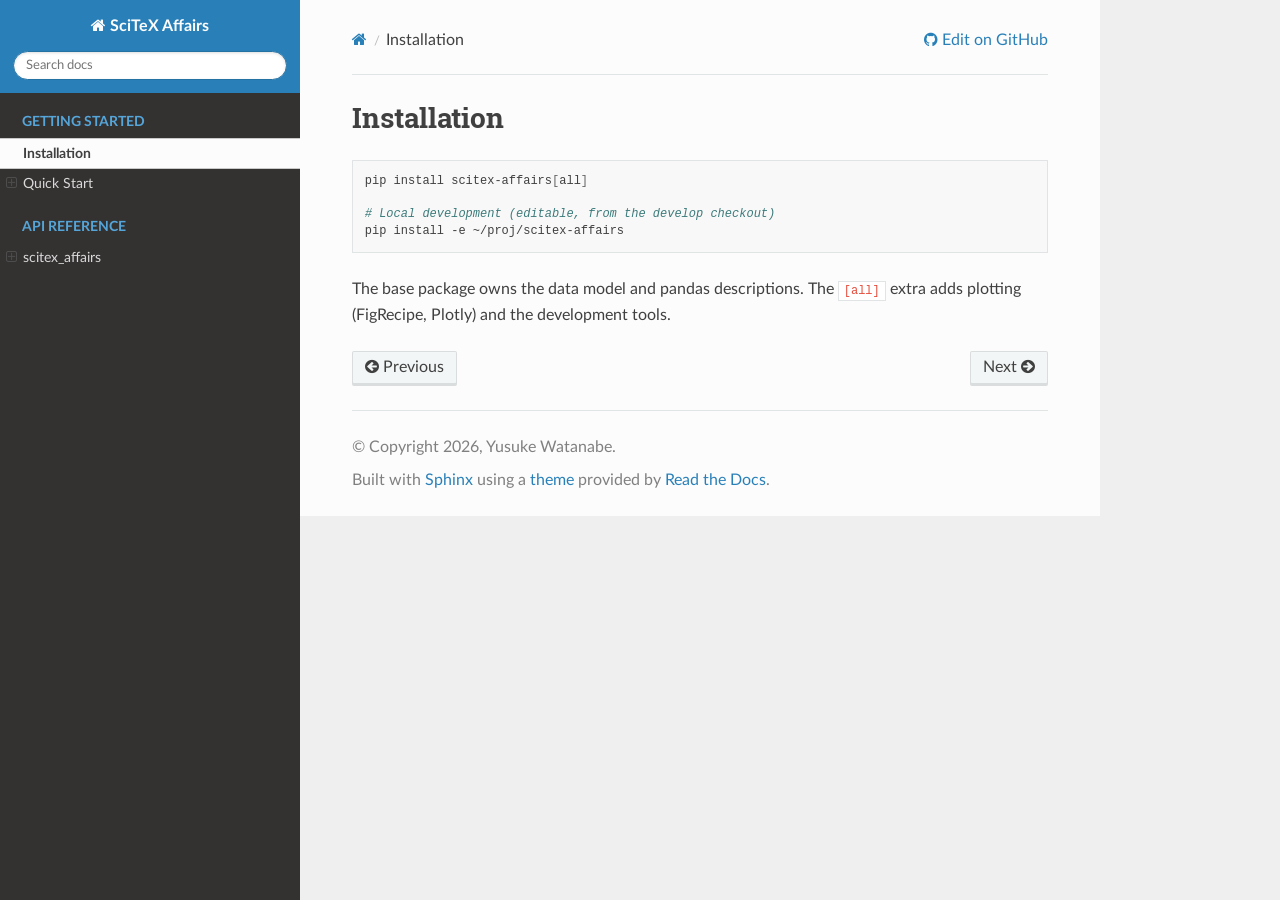
<file: src/scitex_affairs/_sphinx_html/installation.html>
<!DOCTYPE html>
<html class="writer-html5" lang="en" data-content_root="./">
<head>
  <meta charset="utf-8" /><meta name="generator" content="Docutils 0.19: https://docutils.sourceforge.io/" />

  <meta name="viewport" content="width=device-width, initial-scale=1.0" />
  <title>Installation &mdash; SciTeX Affairs v0.1.0</title>
      <link rel="stylesheet" type="text/css" href="_static/pygments.css?v=b86133f3" />
      <link rel="stylesheet" type="text/css" href="_static/css/theme.css?v=9edc463e" />
      <link rel="stylesheet" type="text/css" href="_static/copybutton.css?v=76b2166b" />

  
      <script src="_static/jquery.js?v=5d32c60e"></script>
      <script src="_static/_sphinx_javascript_frameworks_compat.js?v=2cd50e6c"></script>
      <script src="_static/documentation_options.js?v=01f34227"></script>
      <script src="_static/doctools.js?v=9a2dae69"></script>
      <script src="_static/sphinx_highlight.js?v=dc90522c"></script>
      <script src="_static/clipboard.min.js?v=a7894cd8"></script>
      <script src="_static/copybutton.js?v=f281be69"></script>
    <script src="_static/js/theme.js"></script>
    <link rel="index" title="Index" href="genindex.html" />
    <link rel="search" title="Search" href="search.html" />
    <link rel="next" title="Quick Start" href="quickstart.html" />
    <link rel="prev" title="SciTeX Affairs" href="index.html" /> 
</head>

<body class="wy-body-for-nav"> 
  <div class="wy-grid-for-nav">
    <nav data-toggle="wy-nav-shift" class="wy-nav-side">
      <div class="wy-side-scroll">
        <div class="wy-side-nav-search" >

          
          
          <a href="index.html" class="icon icon-home">
            SciTeX Affairs
          </a>
<div role="search">
  <form id="rtd-search-form" class="wy-form" action="search.html" method="get">
    <input type="text" name="q" placeholder="Search docs" aria-label="Search docs" />
    <input type="hidden" name="check_keywords" value="yes" />
    <input type="hidden" name="area" value="default" />
  </form>
</div>
        </div><div class="wy-menu wy-menu-vertical" data-spy="affix" role="navigation" aria-label="Navigation menu">
              <p class="caption" role="heading"><span class="caption-text">Getting Started</span></p>
<ul class="current">
<li class="toctree-l1 current"><a class="current reference internal" href="#">Installation</a></li>
<li class="toctree-l1"><a class="reference internal" href="quickstart.html">Quick Start</a><ul>
<li class="toctree-l2"><a class="reference internal" href="quickstart.html#configuration">Configuration</a></li>
<li class="toctree-l2"><a class="reference internal" href="quickstart.html#command-line">Command line</a></li>
<li class="toctree-l2"><a class="reference internal" href="quickstart.html#python">Python</a></li>
<li class="toctree-l2"><a class="reference internal" href="quickstart.html#prices-in-another-currency">Prices in another currency</a></li>
<li class="toctree-l2"><a class="reference internal" href="quickstart.html#actual-observations">Actual observations</a></li>
</ul>
</li>
</ul>
<p class="caption" role="heading"><span class="caption-text">API Reference</span></p>
<ul>
<li class="toctree-l1"><a class="reference internal" href="api/scitex_affairs.html">scitex_affairs</a><ul>
<li class="toctree-l2"><a class="reference internal" href="api/scitex_affairs.html#scitex_affairs.AffairsConfig"><code class="docutils literal notranslate"><span class="pre">AffairsConfig</span></code></a><ul>
<li class="toctree-l3"><a class="reference internal" href="api/scitex_affairs.html#scitex_affairs.AffairsConfig.schema_version"><code class="docutils literal notranslate"><span class="pre">AffairsConfig.schema_version</span></code></a></li>
<li class="toctree-l3"><a class="reference internal" href="api/scitex_affairs.html#scitex_affairs.AffairsConfig.organization"><code class="docutils literal notranslate"><span class="pre">AffairsConfig.organization</span></code></a></li>
<li class="toctree-l3"><a class="reference internal" href="api/scitex_affairs.html#scitex_affairs.AffairsConfig.currency"><code class="docutils literal notranslate"><span class="pre">AffairsConfig.currency</span></code></a></li>
<li class="toctree-l3"><a class="reference internal" href="api/scitex_affairs.html#scitex_affairs.AffairsConfig.fiscal_year_start_month"><code class="docutils literal notranslate"><span class="pre">AffairsConfig.fiscal_year_start_month</span></code></a></li>
<li class="toctree-l3"><a class="reference internal" href="api/scitex_affairs.html#scitex_affairs.AffairsConfig.catalog"><code class="docutils literal notranslate"><span class="pre">AffairsConfig.catalog</span></code></a></li>
<li class="toctree-l3"><a class="reference internal" href="api/scitex_affairs.html#scitex_affairs.AffairsConfig.scenarios"><code class="docutils literal notranslate"><span class="pre">AffairsConfig.scenarios</span></code></a></li>
<li class="toctree-l3"><a class="reference internal" href="api/scitex_affairs.html#scitex_affairs.AffairsConfig.pricing_policies"><code class="docutils literal notranslate"><span class="pre">AffairsConfig.pricing_policies</span></code></a></li>
<li class="toctree-l3"><a class="reference internal" href="api/scitex_affairs.html#scitex_affairs.AffairsConfig.sources"><code class="docutils literal notranslate"><span class="pre">AffairsConfig.sources</span></code></a></li>
<li class="toctree-l3"><a class="reference internal" href="api/scitex_affairs.html#scitex_affairs.AffairsConfig.fx"><code class="docutils literal notranslate"><span class="pre">AffairsConfig.fx</span></code></a></li>
<li class="toctree-l3"><a class="reference internal" href="api/scitex_affairs.html#scitex_affairs.AffairsConfig.from_mapping"><code class="docutils literal notranslate"><span class="pre">AffairsConfig.from_mapping()</span></code></a></li>
</ul>
</li>
<li class="toctree-l2"><a class="reference internal" href="api/scitex_affairs.html#scitex_affairs.CatalogItem"><code class="docutils literal notranslate"><span class="pre">CatalogItem</span></code></a><ul>
<li class="toctree-l3"><a class="reference internal" href="api/scitex_affairs.html#scitex_affairs.CatalogItem.id"><code class="docutils literal notranslate"><span class="pre">CatalogItem.id</span></code></a></li>
<li class="toctree-l3"><a class="reference internal" href="api/scitex_affairs.html#scitex_affairs.CatalogItem.name"><code class="docutils literal notranslate"><span class="pre">CatalogItem.name</span></code></a></li>
<li class="toctree-l3"><a class="reference internal" href="api/scitex_affairs.html#scitex_affairs.CatalogItem.direction"><code class="docutils literal notranslate"><span class="pre">CatalogItem.direction</span></code></a></li>
<li class="toctree-l3"><a class="reference internal" href="api/scitex_affairs.html#scitex_affairs.CatalogItem.model"><code class="docutils literal notranslate"><span class="pre">CatalogItem.model</span></code></a></li>
<li class="toctree-l3"><a class="reference internal" href="api/scitex_affairs.html#scitex_affairs.CatalogItem.price"><code class="docutils literal notranslate"><span class="pre">CatalogItem.price</span></code></a></li>
<li class="toctree-l3"><a class="reference internal" href="api/scitex_affairs.html#scitex_affairs.CatalogItem.description"><code class="docutils literal notranslate"><span class="pre">CatalogItem.description</span></code></a></li>
<li class="toctree-l3"><a class="reference internal" href="api/scitex_affairs.html#scitex_affairs.CatalogItem.category"><code class="docutils literal notranslate"><span class="pre">CatalogItem.category</span></code></a></li>
<li class="toctree-l3"><a class="reference internal" href="api/scitex_affairs.html#scitex_affairs.CatalogItem.status"><code class="docutils literal notranslate"><span class="pre">CatalogItem.status</span></code></a></li>
<li class="toctree-l3"><a class="reference internal" href="api/scitex_affairs.html#scitex_affairs.CatalogItem.automated"><code class="docutils literal notranslate"><span class="pre">CatalogItem.automated</span></code></a></li>
<li class="toctree-l3"><a class="reference internal" href="api/scitex_affairs.html#scitex_affairs.CatalogItem.attributes"><code class="docutils literal notranslate"><span class="pre">CatalogItem.attributes</span></code></a></li>
<li class="toctree-l3"><a class="reference internal" href="api/scitex_affairs.html#scitex_affairs.CatalogItem.from_mapping"><code class="docutils literal notranslate"><span class="pre">CatalogItem.from_mapping()</span></code></a></li>
</ul>
</li>
<li class="toctree-l2"><a class="reference internal" href="api/scitex_affairs.html#scitex_affairs.ConfigError"><code class="docutils literal notranslate"><span class="pre">ConfigError</span></code></a></li>
<li class="toctree-l2"><a class="reference internal" href="api/scitex_affairs.html#scitex_affairs.DiscountPhase"><code class="docutils literal notranslate"><span class="pre">DiscountPhase</span></code></a><ul>
<li class="toctree-l3"><a class="reference internal" href="api/scitex_affairs.html#scitex_affairs.DiscountPhase.start"><code class="docutils literal notranslate"><span class="pre">DiscountPhase.start</span></code></a></li>
<li class="toctree-l3"><a class="reference internal" href="api/scitex_affairs.html#scitex_affairs.DiscountPhase.end"><code class="docutils literal notranslate"><span class="pre">DiscountPhase.end</span></code></a></li>
<li class="toctree-l3"><a class="reference internal" href="api/scitex_affairs.html#scitex_affairs.DiscountPhase.percent"><code class="docutils literal notranslate"><span class="pre">DiscountPhase.percent</span></code></a></li>
<li class="toctree-l3"><a class="reference internal" href="api/scitex_affairs.html#scitex_affairs.DiscountPhase.status"><code class="docutils literal notranslate"><span class="pre">DiscountPhase.status</span></code></a></li>
<li class="toctree-l3"><a class="reference internal" href="api/scitex_affairs.html#scitex_affairs.DiscountPhase.label"><code class="docutils literal notranslate"><span class="pre">DiscountPhase.label</span></code></a></li>
<li class="toctree-l3"><a class="reference internal" href="api/scitex_affairs.html#scitex_affairs.DiscountPhase.contains"><code class="docutils literal notranslate"><span class="pre">DiscountPhase.contains()</span></code></a></li>
</ul>
</li>
<li class="toctree-l2"><a class="reference internal" href="api/scitex_affairs.html#scitex_affairs.FxError"><code class="docutils literal notranslate"><span class="pre">FxError</span></code></a></li>
<li class="toctree-l2"><a class="reference internal" href="api/scitex_affairs.html#scitex_affairs.FxRate"><code class="docutils literal notranslate"><span class="pre">FxRate</span></code></a><ul>
<li class="toctree-l3"><a class="reference internal" href="api/scitex_affairs.html#scitex_affairs.FxRate.base"><code class="docutils literal notranslate"><span class="pre">FxRate.base</span></code></a></li>
<li class="toctree-l3"><a class="reference internal" href="api/scitex_affairs.html#scitex_affairs.FxRate.quote"><code class="docutils literal notranslate"><span class="pre">FxRate.quote</span></code></a></li>
<li class="toctree-l3"><a class="reference internal" href="api/scitex_affairs.html#scitex_affairs.FxRate.rate"><code class="docutils literal notranslate"><span class="pre">FxRate.rate</span></code></a></li>
<li class="toctree-l3"><a class="reference internal" href="api/scitex_affairs.html#scitex_affairs.FxRate.as_of"><code class="docutils literal notranslate"><span class="pre">FxRate.as_of</span></code></a></li>
<li class="toctree-l3"><a class="reference internal" href="api/scitex_affairs.html#scitex_affairs.FxRate.source"><code class="docutils literal notranslate"><span class="pre">FxRate.source</span></code></a></li>
<li class="toctree-l3"><a class="reference internal" href="api/scitex_affairs.html#scitex_affairs.FxRate.retrieved_at"><code class="docutils literal notranslate"><span class="pre">FxRate.retrieved_at</span></code></a></li>
<li class="toctree-l3"><a class="reference internal" href="api/scitex_affairs.html#scitex_affairs.FxRate.source_label"><code class="docutils literal notranslate"><span class="pre">FxRate.source_label</span></code></a></li>
</ul>
</li>
<li class="toctree-l2"><a class="reference internal" href="api/scitex_affairs.html#scitex_affairs.Price"><code class="docutils literal notranslate"><span class="pre">Price</span></code></a><ul>
<li class="toctree-l3"><a class="reference internal" href="api/scitex_affairs.html#scitex_affairs.Price.amount"><code class="docutils literal notranslate"><span class="pre">Price.amount</span></code></a></li>
<li class="toctree-l3"><a class="reference internal" href="api/scitex_affairs.html#scitex_affairs.Price.interval"><code class="docutils literal notranslate"><span class="pre">Price.interval</span></code></a></li>
<li class="toctree-l3"><a class="reference internal" href="api/scitex_affairs.html#scitex_affairs.Price.unit"><code class="docutils literal notranslate"><span class="pre">Price.unit</span></code></a></li>
<li class="toctree-l3"><a class="reference internal" href="api/scitex_affairs.html#scitex_affairs.Price.kind"><code class="docutils literal notranslate"><span class="pre">Price.kind</span></code></a></li>
<li class="toctree-l3"><a class="reference internal" href="api/scitex_affairs.html#scitex_affairs.Price.list_amount"><code class="docutils literal notranslate"><span class="pre">Price.list_amount</span></code></a></li>
<li class="toctree-l3"><a class="reference internal" href="api/scitex_affairs.html#scitex_affairs.Price.discount_percent"><code class="docutils literal notranslate"><span class="pre">Price.discount_percent</span></code></a></li>
<li class="toctree-l3"><a class="reference internal" href="api/scitex_affairs.html#scitex_affairs.Price.markup_percent"><code class="docutils literal notranslate"><span class="pre">Price.markup_percent</span></code></a></li>
<li class="toctree-l3"><a class="reference internal" href="api/scitex_affairs.html#scitex_affairs.Price.policy"><code class="docutils literal notranslate"><span class="pre">Price.policy</span></code></a></li>
<li class="toctree-l3"><a class="reference internal" href="api/scitex_affairs.html#scitex_affairs.Price.discount_schedule"><code class="docutils literal notranslate"><span class="pre">Price.discount_schedule</span></code></a></li>
<li class="toctree-l3"><a class="reference internal" href="api/scitex_affairs.html#scitex_affairs.Price.currency"><code class="docutils literal notranslate"><span class="pre">Price.currency</span></code></a></li>
<li class="toctree-l3"><a class="reference internal" href="api/scitex_affairs.html#scitex_affairs.Price.from_mapping"><code class="docutils literal notranslate"><span class="pre">Price.from_mapping()</span></code></a></li>
<li class="toctree-l3"><a class="reference internal" href="api/scitex_affairs.html#scitex_affairs.Price.amount_on"><code class="docutils literal notranslate"><span class="pre">Price.amount_on()</span></code></a></li>
</ul>
</li>
<li class="toctree-l2"><a class="reference internal" href="api/scitex_affairs.html#scitex_affairs.Scenario"><code class="docutils literal notranslate"><span class="pre">Scenario</span></code></a><ul>
<li class="toctree-l3"><a class="reference internal" href="api/scitex_affairs.html#scitex_affairs.Scenario.id"><code class="docutils literal notranslate"><span class="pre">Scenario.id</span></code></a></li>
<li class="toctree-l3"><a class="reference internal" href="api/scitex_affairs.html#scitex_affairs.Scenario.label"><code class="docutils literal notranslate"><span class="pre">Scenario.label</span></code></a></li>
<li class="toctree-l3"><a class="reference internal" href="api/scitex_affairs.html#scitex_affairs.Scenario.status"><code class="docutils literal notranslate"><span class="pre">Scenario.status</span></code></a></li>
<li class="toctree-l3"><a class="reference internal" href="api/scitex_affairs.html#scitex_affairs.Scenario.start_date"><code class="docutils literal notranslate"><span class="pre">Scenario.start_date</span></code></a></li>
<li class="toctree-l3"><a class="reference internal" href="api/scitex_affairs.html#scitex_affairs.Scenario.end_date"><code class="docutils literal notranslate"><span class="pre">Scenario.end_date</span></code></a></li>
<li class="toctree-l3"><a class="reference internal" href="api/scitex_affairs.html#scitex_affairs.Scenario.series"><code class="docutils literal notranslate"><span class="pre">Scenario.series</span></code></a></li>
<li class="toctree-l3"><a class="reference internal" href="api/scitex_affairs.html#scitex_affairs.Scenario.from_mapping"><code class="docutils literal notranslate"><span class="pre">Scenario.from_mapping()</span></code></a></li>
</ul>
</li>
<li class="toctree-l2"><a class="reference internal" href="api/scitex_affairs.html#scitex_affairs.catalog_frame"><code class="docutils literal notranslate"><span class="pre">catalog_frame()</span></code></a></li>
<li class="toctree-l2"><a class="reference internal" href="api/scitex_affairs.html#scitex_affairs.fetch_rate"><code class="docutils literal notranslate"><span class="pre">fetch_rate()</span></code></a></li>
<li class="toctree-l2"><a class="reference internal" href="api/scitex_affairs.html#scitex_affairs.financial_statement"><code class="docutils literal notranslate"><span class="pre">financial_statement()</span></code></a></li>
<li class="toctree-l2"><a class="reference internal" href="api/scitex_affairs.html#scitex_affairs.load_config"><code class="docutils literal notranslate"><span class="pre">load_config()</span></code></a></li>
<li class="toctree-l2"><a class="reference internal" href="api/scitex_affairs.html#scitex_affairs.resolve_config_path"><code class="docutils literal notranslate"><span class="pre">resolve_config_path()</span></code></a></li>
<li class="toctree-l2"><a class="reference internal" href="api/scitex_affairs.html#scitex_affairs.monthly_report"><code class="docutils literal notranslate"><span class="pre">monthly_report()</span></code></a></li>
<li class="toctree-l2"><a class="reference internal" href="api/scitex_affairs.html#scitex_affairs.summarize"><code class="docutils literal notranslate"><span class="pre">summarize()</span></code></a></li>
<li class="toctree-l2"><a class="reference internal" href="api/scitex_affairs.html#module-scitex_affairs.config">Configuration</a><ul>
<li class="toctree-l3"><a class="reference internal" href="api/scitex_affairs.html#scitex_affairs.config.ConfigError"><code class="docutils literal notranslate"><span class="pre">ConfigError</span></code></a></li>
<li class="toctree-l3"><a class="reference internal" href="api/scitex_affairs.html#scitex_affairs.config.DiscountPhase"><code class="docutils literal notranslate"><span class="pre">DiscountPhase</span></code></a><ul>
<li class="toctree-l4"><a class="reference internal" href="api/scitex_affairs.html#scitex_affairs.config.DiscountPhase.start"><code class="docutils literal notranslate"><span class="pre">DiscountPhase.start</span></code></a></li>
<li class="toctree-l4"><a class="reference internal" href="api/scitex_affairs.html#scitex_affairs.config.DiscountPhase.end"><code class="docutils literal notranslate"><span class="pre">DiscountPhase.end</span></code></a></li>
<li class="toctree-l4"><a class="reference internal" href="api/scitex_affairs.html#scitex_affairs.config.DiscountPhase.percent"><code class="docutils literal notranslate"><span class="pre">DiscountPhase.percent</span></code></a></li>
<li class="toctree-l4"><a class="reference internal" href="api/scitex_affairs.html#scitex_affairs.config.DiscountPhase.status"><code class="docutils literal notranslate"><span class="pre">DiscountPhase.status</span></code></a></li>
<li class="toctree-l4"><a class="reference internal" href="api/scitex_affairs.html#scitex_affairs.config.DiscountPhase.label"><code class="docutils literal notranslate"><span class="pre">DiscountPhase.label</span></code></a></li>
<li class="toctree-l4"><a class="reference internal" href="api/scitex_affairs.html#scitex_affairs.config.DiscountPhase.contains"><code class="docutils literal notranslate"><span class="pre">DiscountPhase.contains()</span></code></a></li>
</ul>
</li>
<li class="toctree-l3"><a class="reference internal" href="api/scitex_affairs.html#scitex_affairs.config.Price"><code class="docutils literal notranslate"><span class="pre">Price</span></code></a><ul>
<li class="toctree-l4"><a class="reference internal" href="api/scitex_affairs.html#scitex_affairs.config.Price.amount"><code class="docutils literal notranslate"><span class="pre">Price.amount</span></code></a></li>
<li class="toctree-l4"><a class="reference internal" href="api/scitex_affairs.html#scitex_affairs.config.Price.interval"><code class="docutils literal notranslate"><span class="pre">Price.interval</span></code></a></li>
<li class="toctree-l4"><a class="reference internal" href="api/scitex_affairs.html#scitex_affairs.config.Price.unit"><code class="docutils literal notranslate"><span class="pre">Price.unit</span></code></a></li>
<li class="toctree-l4"><a class="reference internal" href="api/scitex_affairs.html#scitex_affairs.config.Price.kind"><code class="docutils literal notranslate"><span class="pre">Price.kind</span></code></a></li>
<li class="toctree-l4"><a class="reference internal" href="api/scitex_affairs.html#scitex_affairs.config.Price.list_amount"><code class="docutils literal notranslate"><span class="pre">Price.list_amount</span></code></a></li>
<li class="toctree-l4"><a class="reference internal" href="api/scitex_affairs.html#scitex_affairs.config.Price.discount_percent"><code class="docutils literal notranslate"><span class="pre">Price.discount_percent</span></code></a></li>
<li class="toctree-l4"><a class="reference internal" href="api/scitex_affairs.html#scitex_affairs.config.Price.markup_percent"><code class="docutils literal notranslate"><span class="pre">Price.markup_percent</span></code></a></li>
<li class="toctree-l4"><a class="reference internal" href="api/scitex_affairs.html#scitex_affairs.config.Price.policy"><code class="docutils literal notranslate"><span class="pre">Price.policy</span></code></a></li>
<li class="toctree-l4"><a class="reference internal" href="api/scitex_affairs.html#scitex_affairs.config.Price.discount_schedule"><code class="docutils literal notranslate"><span class="pre">Price.discount_schedule</span></code></a></li>
<li class="toctree-l4"><a class="reference internal" href="api/scitex_affairs.html#scitex_affairs.config.Price.currency"><code class="docutils literal notranslate"><span class="pre">Price.currency</span></code></a></li>
<li class="toctree-l4"><a class="reference internal" href="api/scitex_affairs.html#scitex_affairs.config.Price.from_mapping"><code class="docutils literal notranslate"><span class="pre">Price.from_mapping()</span></code></a></li>
<li class="toctree-l4"><a class="reference internal" href="api/scitex_affairs.html#scitex_affairs.config.Price.amount_on"><code class="docutils literal notranslate"><span class="pre">Price.amount_on()</span></code></a></li>
</ul>
</li>
<li class="toctree-l3"><a class="reference internal" href="api/scitex_affairs.html#scitex_affairs.config.CatalogItem"><code class="docutils literal notranslate"><span class="pre">CatalogItem</span></code></a><ul>
<li class="toctree-l4"><a class="reference internal" href="api/scitex_affairs.html#scitex_affairs.config.CatalogItem.id"><code class="docutils literal notranslate"><span class="pre">CatalogItem.id</span></code></a></li>
<li class="toctree-l4"><a class="reference internal" href="api/scitex_affairs.html#scitex_affairs.config.CatalogItem.name"><code class="docutils literal notranslate"><span class="pre">CatalogItem.name</span></code></a></li>
<li class="toctree-l4"><a class="reference internal" href="api/scitex_affairs.html#scitex_affairs.config.CatalogItem.direction"><code class="docutils literal notranslate"><span class="pre">CatalogItem.direction</span></code></a></li>
<li class="toctree-l4"><a class="reference internal" href="api/scitex_affairs.html#scitex_affairs.config.CatalogItem.model"><code class="docutils literal notranslate"><span class="pre">CatalogItem.model</span></code></a></li>
<li class="toctree-l4"><a class="reference internal" href="api/scitex_affairs.html#scitex_affairs.config.CatalogItem.price"><code class="docutils literal notranslate"><span class="pre">CatalogItem.price</span></code></a></li>
<li class="toctree-l4"><a class="reference internal" href="api/scitex_affairs.html#scitex_affairs.config.CatalogItem.description"><code class="docutils literal notranslate"><span class="pre">CatalogItem.description</span></code></a></li>
<li class="toctree-l4"><a class="reference internal" href="api/scitex_affairs.html#scitex_affairs.config.CatalogItem.category"><code class="docutils literal notranslate"><span class="pre">CatalogItem.category</span></code></a></li>
<li class="toctree-l4"><a class="reference internal" href="api/scitex_affairs.html#scitex_affairs.config.CatalogItem.status"><code class="docutils literal notranslate"><span class="pre">CatalogItem.status</span></code></a></li>
<li class="toctree-l4"><a class="reference internal" href="api/scitex_affairs.html#scitex_affairs.config.CatalogItem.automated"><code class="docutils literal notranslate"><span class="pre">CatalogItem.automated</span></code></a></li>
<li class="toctree-l4"><a class="reference internal" href="api/scitex_affairs.html#scitex_affairs.config.CatalogItem.attributes"><code class="docutils literal notranslate"><span class="pre">CatalogItem.attributes</span></code></a></li>
<li class="toctree-l4"><a class="reference internal" href="api/scitex_affairs.html#scitex_affairs.config.CatalogItem.from_mapping"><code class="docutils literal notranslate"><span class="pre">CatalogItem.from_mapping()</span></code></a></li>
</ul>
</li>
<li class="toctree-l3"><a class="reference internal" href="api/scitex_affairs.html#scitex_affairs.config.Scenario"><code class="docutils literal notranslate"><span class="pre">Scenario</span></code></a><ul>
<li class="toctree-l4"><a class="reference internal" href="api/scitex_affairs.html#scitex_affairs.config.Scenario.id"><code class="docutils literal notranslate"><span class="pre">Scenario.id</span></code></a></li>
<li class="toctree-l4"><a class="reference internal" href="api/scitex_affairs.html#scitex_affairs.config.Scenario.label"><code class="docutils literal notranslate"><span class="pre">Scenario.label</span></code></a></li>
<li class="toctree-l4"><a class="reference internal" href="api/scitex_affairs.html#scitex_affairs.config.Scenario.status"><code class="docutils literal notranslate"><span class="pre">Scenario.status</span></code></a></li>
<li class="toctree-l4"><a class="reference internal" href="api/scitex_affairs.html#scitex_affairs.config.Scenario.start_date"><code class="docutils literal notranslate"><span class="pre">Scenario.start_date</span></code></a></li>
<li class="toctree-l4"><a class="reference internal" href="api/scitex_affairs.html#scitex_affairs.config.Scenario.end_date"><code class="docutils literal notranslate"><span class="pre">Scenario.end_date</span></code></a></li>
<li class="toctree-l4"><a class="reference internal" href="api/scitex_affairs.html#scitex_affairs.config.Scenario.series"><code class="docutils literal notranslate"><span class="pre">Scenario.series</span></code></a></li>
<li class="toctree-l4"><a class="reference internal" href="api/scitex_affairs.html#scitex_affairs.config.Scenario.from_mapping"><code class="docutils literal notranslate"><span class="pre">Scenario.from_mapping()</span></code></a></li>
</ul>
</li>
<li class="toctree-l3"><a class="reference internal" href="api/scitex_affairs.html#scitex_affairs.config.AffairsConfig"><code class="docutils literal notranslate"><span class="pre">AffairsConfig</span></code></a><ul>
<li class="toctree-l4"><a class="reference internal" href="api/scitex_affairs.html#scitex_affairs.config.AffairsConfig.schema_version"><code class="docutils literal notranslate"><span class="pre">AffairsConfig.schema_version</span></code></a></li>
<li class="toctree-l4"><a class="reference internal" href="api/scitex_affairs.html#scitex_affairs.config.AffairsConfig.organization"><code class="docutils literal notranslate"><span class="pre">AffairsConfig.organization</span></code></a></li>
<li class="toctree-l4"><a class="reference internal" href="api/scitex_affairs.html#scitex_affairs.config.AffairsConfig.currency"><code class="docutils literal notranslate"><span class="pre">AffairsConfig.currency</span></code></a></li>
<li class="toctree-l4"><a class="reference internal" href="api/scitex_affairs.html#scitex_affairs.config.AffairsConfig.fiscal_year_start_month"><code class="docutils literal notranslate"><span class="pre">AffairsConfig.fiscal_year_start_month</span></code></a></li>
<li class="toctree-l4"><a class="reference internal" href="api/scitex_affairs.html#scitex_affairs.config.AffairsConfig.catalog"><code class="docutils literal notranslate"><span class="pre">AffairsConfig.catalog</span></code></a></li>
<li class="toctree-l4"><a class="reference internal" href="api/scitex_affairs.html#scitex_affairs.config.AffairsConfig.scenarios"><code class="docutils literal notranslate"><span class="pre">AffairsConfig.scenarios</span></code></a></li>
<li class="toctree-l4"><a class="reference internal" href="api/scitex_affairs.html#scitex_affairs.config.AffairsConfig.pricing_policies"><code class="docutils literal notranslate"><span class="pre">AffairsConfig.pricing_policies</span></code></a></li>
<li class="toctree-l4"><a class="reference internal" href="api/scitex_affairs.html#scitex_affairs.config.AffairsConfig.sources"><code class="docutils literal notranslate"><span class="pre">AffairsConfig.sources</span></code></a></li>
<li class="toctree-l4"><a class="reference internal" href="api/scitex_affairs.html#scitex_affairs.config.AffairsConfig.fx"><code class="docutils literal notranslate"><span class="pre">AffairsConfig.fx</span></code></a></li>
<li class="toctree-l4"><a class="reference internal" href="api/scitex_affairs.html#scitex_affairs.config.AffairsConfig.from_mapping"><code class="docutils literal notranslate"><span class="pre">AffairsConfig.from_mapping()</span></code></a></li>
</ul>
</li>
<li class="toctree-l3"><a class="reference internal" href="api/scitex_affairs.html#scitex_affairs.config.resolve_config_path"><code class="docutils literal notranslate"><span class="pre">resolve_config_path()</span></code></a></li>
<li class="toctree-l3"><a class="reference internal" href="api/scitex_affairs.html#scitex_affairs.config.load_config"><code class="docutils literal notranslate"><span class="pre">load_config()</span></code></a></li>
</ul>
</li>
<li class="toctree-l2"><a class="reference internal" href="api/scitex_affairs.html#module-scitex_affairs.scenario">Scenarios</a><ul>
<li class="toctree-l3"><a class="reference internal" href="api/scitex_affairs.html#scitex_affairs.scenario.monthly_report"><code class="docutils literal notranslate"><span class="pre">monthly_report()</span></code></a></li>
</ul>
</li>
<li class="toctree-l2"><a class="reference internal" href="api/scitex_affairs.html#module-scitex_affairs.fx">Exchange rates</a><ul>
<li class="toctree-l3"><a class="reference internal" href="api/scitex_affairs.html#scitex_affairs.fx.PROVIDERS"><code class="docutils literal notranslate"><span class="pre">PROVIDERS</span></code></a></li>
<li class="toctree-l3"><a class="reference internal" href="api/scitex_affairs.html#scitex_affairs.fx.Opener"><code class="docutils literal notranslate"><span class="pre">Opener</span></code></a></li>
<li class="toctree-l3"><a class="reference internal" href="api/scitex_affairs.html#scitex_affairs.fx.FxError"><code class="docutils literal notranslate"><span class="pre">FxError</span></code></a></li>
<li class="toctree-l3"><a class="reference internal" href="api/scitex_affairs.html#scitex_affairs.fx.FxRate"><code class="docutils literal notranslate"><span class="pre">FxRate</span></code></a><ul>
<li class="toctree-l4"><a class="reference internal" href="api/scitex_affairs.html#scitex_affairs.fx.FxRate.base"><code class="docutils literal notranslate"><span class="pre">FxRate.base</span></code></a></li>
<li class="toctree-l4"><a class="reference internal" href="api/scitex_affairs.html#scitex_affairs.fx.FxRate.quote"><code class="docutils literal notranslate"><span class="pre">FxRate.quote</span></code></a></li>
<li class="toctree-l4"><a class="reference internal" href="api/scitex_affairs.html#scitex_affairs.fx.FxRate.rate"><code class="docutils literal notranslate"><span class="pre">FxRate.rate</span></code></a></li>
<li class="toctree-l4"><a class="reference internal" href="api/scitex_affairs.html#scitex_affairs.fx.FxRate.as_of"><code class="docutils literal notranslate"><span class="pre">FxRate.as_of</span></code></a></li>
<li class="toctree-l4"><a class="reference internal" href="api/scitex_affairs.html#scitex_affairs.fx.FxRate.source"><code class="docutils literal notranslate"><span class="pre">FxRate.source</span></code></a></li>
<li class="toctree-l4"><a class="reference internal" href="api/scitex_affairs.html#scitex_affairs.fx.FxRate.retrieved_at"><code class="docutils literal notranslate"><span class="pre">FxRate.retrieved_at</span></code></a></li>
<li class="toctree-l4"><a class="reference internal" href="api/scitex_affairs.html#scitex_affairs.fx.FxRate.source_label"><code class="docutils literal notranslate"><span class="pre">FxRate.source_label</span></code></a></li>
</ul>
</li>
<li class="toctree-l3"><a class="reference internal" href="api/scitex_affairs.html#scitex_affairs.fx.fetch_rate"><code class="docutils literal notranslate"><span class="pre">fetch_rate()</span></code></a></li>
<li class="toctree-l3"><a class="reference internal" href="api/scitex_affairs.html#scitex_affairs.fx.disclosure"><code class="docutils literal notranslate"><span class="pre">disclosure()</span></code></a></li>
</ul>
</li>
<li class="toctree-l2"><a class="reference internal" href="api/scitex_affairs.html#module-scitex_affairs.describe">Descriptions and rendering</a><ul>
<li class="toctree-l3"><a class="reference internal" href="api/scitex_affairs.html#scitex_affairs.describe.catalog_frame"><code class="docutils literal notranslate"><span class="pre">catalog_frame()</span></code></a></li>
<li class="toctree-l3"><a class="reference internal" href="api/scitex_affairs.html#scitex_affairs.describe.summarize"><code class="docutils literal notranslate"><span class="pre">summarize()</span></code></a></li>
<li class="toctree-l3"><a class="reference internal" href="api/scitex_affairs.html#scitex_affairs.describe.financial_statement"><code class="docutils literal notranslate"><span class="pre">financial_statement()</span></code></a></li>
<li class="toctree-l3"><a class="reference internal" href="api/scitex_affairs.html#scitex_affairs.render.render_frame"><code class="docutils literal notranslate"><span class="pre">render_frame()</span></code></a></li>
<li class="toctree-l3"><a class="reference internal" href="api/scitex_affairs.html#scitex_affairs.render.write_frame"><code class="docutils literal notranslate"><span class="pre">write_frame()</span></code></a></li>
</ul>
</li>
</ul>
</li>
</ul>

        </div>
      </div>
    </nav>

    <section data-toggle="wy-nav-shift" class="wy-nav-content-wrap"><nav class="wy-nav-top" aria-label="Mobile navigation menu" >
          <i data-toggle="wy-nav-top" class="fa fa-bars"></i>
          <a href="index.html">SciTeX Affairs</a>
      </nav>

      <div class="wy-nav-content">
        <div class="rst-content">
          <div role="navigation" aria-label="Page navigation">
  <ul class="wy-breadcrumbs">
      <li><a href="index.html" class="icon icon-home" aria-label="Home"></a></li>
      <li class="breadcrumb-item active">Installation</li>
      <li class="wy-breadcrumbs-aside">
              <a href="https://github.com/scitex-ai/scitex-affairs/blob/develop/docs/sphinx/installation.rst" class="fa fa-github"> Edit on GitHub</a>
      </li>
  </ul>
  <hr/>
</div>
          <div role="main" class="document" itemscope="itemscope" itemtype="http://schema.org/Article">
           <div itemprop="articleBody">
             
  <section id="installation">
<h1>Installation<a class="headerlink" href="#installation" title="Link to this heading"></a></h1>
<div class="highlight-bash notranslate"><div class="highlight"><pre><span></span>pip<span class="w"> </span>install<span class="w"> </span>scitex-affairs<span class="o">[</span>all<span class="o">]</span>

<span class="c1"># Local development (editable, from the develop checkout)</span>
pip<span class="w"> </span>install<span class="w"> </span>-e<span class="w"> </span>~/proj/scitex-affairs
</pre></div>
</div>
<p>The base package owns the data model and pandas descriptions. The <code class="docutils literal notranslate"><span class="pre">[all]</span></code>
extra adds plotting (FigRecipe, Plotly) and the development tools.</p>
</section>


           </div>
          </div>
          <footer><div class="rst-footer-buttons" role="navigation" aria-label="Footer">
        <a href="index.html" class="btn btn-neutral float-left" title="SciTeX Affairs" accesskey="p" rel="prev"><span class="fa fa-arrow-circle-left" aria-hidden="true"></span> Previous</a>
        <a href="quickstart.html" class="btn btn-neutral float-right" title="Quick Start" accesskey="n" rel="next">Next <span class="fa fa-arrow-circle-right" aria-hidden="true"></span></a>
    </div>

  <hr/>

  <div role="contentinfo">
    <p>&#169; Copyright 2026, Yusuke Watanabe.</p>
  </div>

  Built with <a href="https://www.sphinx-doc.org/">Sphinx</a> using a
    <a href="https://github.com/readthedocs/sphinx_rtd_theme">theme</a>
    provided by <a href="https://readthedocs.org">Read the Docs</a>.
   

</footer>
        </div>
      </div>
    </section>
  </div>
  <script>
      jQuery(function () {
          SphinxRtdTheme.Navigation.enable(true);
      });
  </script> 

</body>
</html>
</file>
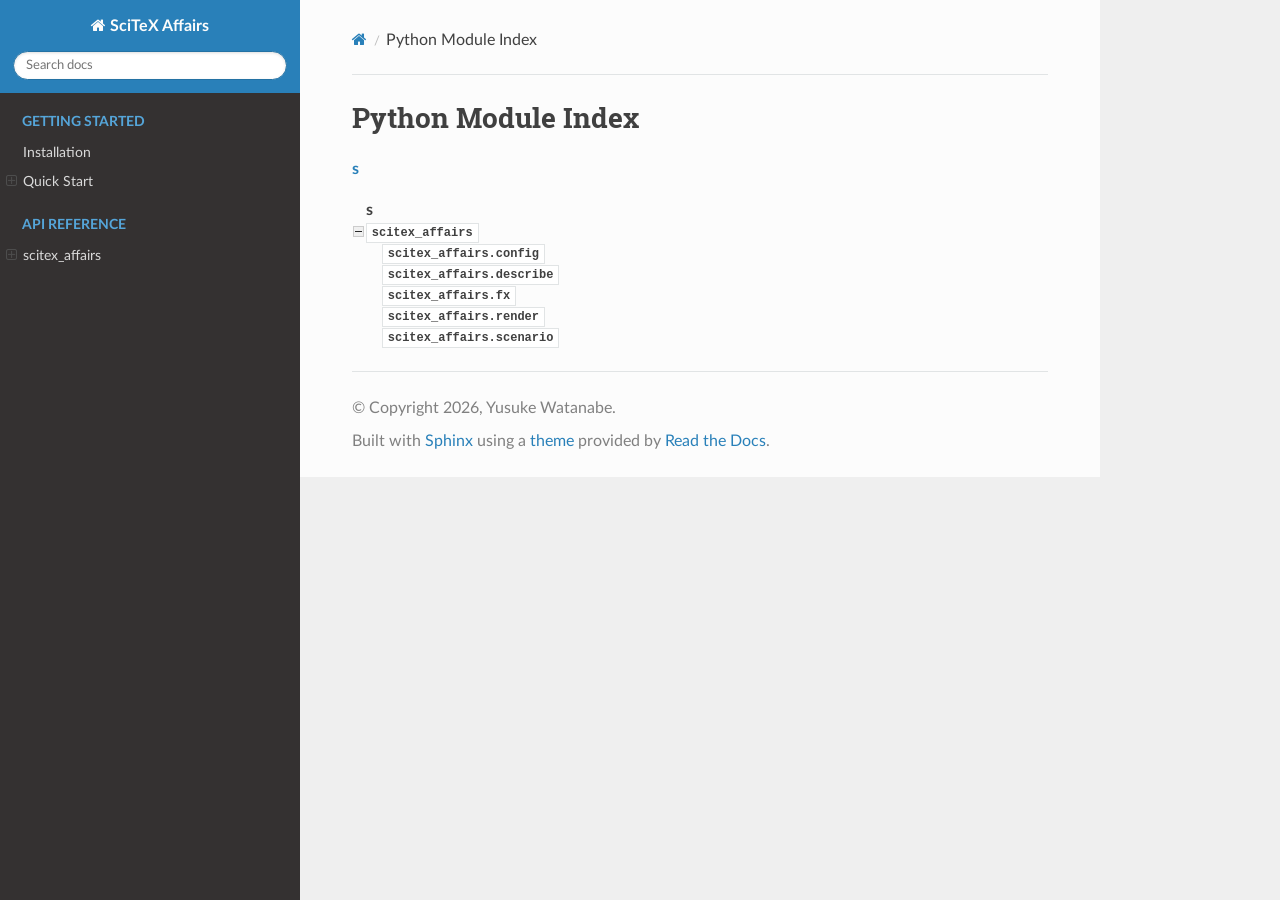
<file: src/scitex_affairs/_sphinx_html/py-modindex.html>
<!DOCTYPE html>
<html class="writer-html5" lang="en" data-content_root="./">
<head>
  <meta charset="utf-8" />
  <meta name="viewport" content="width=device-width, initial-scale=1.0" />
  <title>Python Module Index &mdash; SciTeX Affairs v0.1.0</title>
      <link rel="stylesheet" type="text/css" href="_static/pygments.css?v=b86133f3" />
      <link rel="stylesheet" type="text/css" href="_static/css/theme.css?v=9edc463e" />
      <link rel="stylesheet" type="text/css" href="_static/copybutton.css?v=76b2166b" />

  
      <script src="_static/jquery.js?v=5d32c60e"></script>
      <script src="_static/_sphinx_javascript_frameworks_compat.js?v=2cd50e6c"></script>
      <script src="_static/documentation_options.js?v=01f34227"></script>
      <script src="_static/doctools.js?v=9a2dae69"></script>
      <script src="_static/sphinx_highlight.js?v=dc90522c"></script>
      <script src="_static/clipboard.min.js?v=a7894cd8"></script>
      <script src="_static/copybutton.js?v=f281be69"></script>
    <script src="_static/js/theme.js"></script>
    <link rel="index" title="Index" href="genindex.html" />
    <link rel="search" title="Search" href="search.html" />
 


</head>

<body class="wy-body-for-nav"> 
  <div class="wy-grid-for-nav">
    <nav data-toggle="wy-nav-shift" class="wy-nav-side">
      <div class="wy-side-scroll">
        <div class="wy-side-nav-search" >

          
          
          <a href="index.html" class="icon icon-home">
            SciTeX Affairs
          </a>
<div role="search">
  <form id="rtd-search-form" class="wy-form" action="search.html" method="get">
    <input type="text" name="q" placeholder="Search docs" aria-label="Search docs" />
    <input type="hidden" name="check_keywords" value="yes" />
    <input type="hidden" name="area" value="default" />
  </form>
</div>
        </div><div class="wy-menu wy-menu-vertical" data-spy="affix" role="navigation" aria-label="Navigation menu">
              <p class="caption" role="heading"><span class="caption-text">Getting Started</span></p>
<ul>
<li class="toctree-l1"><a class="reference internal" href="installation.html">Installation</a></li>
<li class="toctree-l1"><a class="reference internal" href="quickstart.html">Quick Start</a><ul>
<li class="toctree-l2"><a class="reference internal" href="quickstart.html#configuration">Configuration</a></li>
<li class="toctree-l2"><a class="reference internal" href="quickstart.html#command-line">Command line</a></li>
<li class="toctree-l2"><a class="reference internal" href="quickstart.html#python">Python</a></li>
<li class="toctree-l2"><a class="reference internal" href="quickstart.html#prices-in-another-currency">Prices in another currency</a></li>
<li class="toctree-l2"><a class="reference internal" href="quickstart.html#actual-observations">Actual observations</a></li>
</ul>
</li>
</ul>
<p class="caption" role="heading"><span class="caption-text">API Reference</span></p>
<ul>
<li class="toctree-l1"><a class="reference internal" href="api/scitex_affairs.html">scitex_affairs</a><ul>
<li class="toctree-l2"><a class="reference internal" href="api/scitex_affairs.html#scitex_affairs.AffairsConfig"><code class="docutils literal notranslate"><span class="pre">AffairsConfig</span></code></a><ul>
<li class="toctree-l3"><a class="reference internal" href="api/scitex_affairs.html#scitex_affairs.AffairsConfig.schema_version"><code class="docutils literal notranslate"><span class="pre">AffairsConfig.schema_version</span></code></a></li>
<li class="toctree-l3"><a class="reference internal" href="api/scitex_affairs.html#scitex_affairs.AffairsConfig.organization"><code class="docutils literal notranslate"><span class="pre">AffairsConfig.organization</span></code></a></li>
<li class="toctree-l3"><a class="reference internal" href="api/scitex_affairs.html#scitex_affairs.AffairsConfig.currency"><code class="docutils literal notranslate"><span class="pre">AffairsConfig.currency</span></code></a></li>
<li class="toctree-l3"><a class="reference internal" href="api/scitex_affairs.html#scitex_affairs.AffairsConfig.fiscal_year_start_month"><code class="docutils literal notranslate"><span class="pre">AffairsConfig.fiscal_year_start_month</span></code></a></li>
<li class="toctree-l3"><a class="reference internal" href="api/scitex_affairs.html#scitex_affairs.AffairsConfig.catalog"><code class="docutils literal notranslate"><span class="pre">AffairsConfig.catalog</span></code></a></li>
<li class="toctree-l3"><a class="reference internal" href="api/scitex_affairs.html#scitex_affairs.AffairsConfig.scenarios"><code class="docutils literal notranslate"><span class="pre">AffairsConfig.scenarios</span></code></a></li>
<li class="toctree-l3"><a class="reference internal" href="api/scitex_affairs.html#scitex_affairs.AffairsConfig.pricing_policies"><code class="docutils literal notranslate"><span class="pre">AffairsConfig.pricing_policies</span></code></a></li>
<li class="toctree-l3"><a class="reference internal" href="api/scitex_affairs.html#scitex_affairs.AffairsConfig.sources"><code class="docutils literal notranslate"><span class="pre">AffairsConfig.sources</span></code></a></li>
<li class="toctree-l3"><a class="reference internal" href="api/scitex_affairs.html#scitex_affairs.AffairsConfig.fx"><code class="docutils literal notranslate"><span class="pre">AffairsConfig.fx</span></code></a></li>
<li class="toctree-l3"><a class="reference internal" href="api/scitex_affairs.html#scitex_affairs.AffairsConfig.from_mapping"><code class="docutils literal notranslate"><span class="pre">AffairsConfig.from_mapping()</span></code></a></li>
</ul>
</li>
<li class="toctree-l2"><a class="reference internal" href="api/scitex_affairs.html#scitex_affairs.CatalogItem"><code class="docutils literal notranslate"><span class="pre">CatalogItem</span></code></a><ul>
<li class="toctree-l3"><a class="reference internal" href="api/scitex_affairs.html#scitex_affairs.CatalogItem.id"><code class="docutils literal notranslate"><span class="pre">CatalogItem.id</span></code></a></li>
<li class="toctree-l3"><a class="reference internal" href="api/scitex_affairs.html#scitex_affairs.CatalogItem.name"><code class="docutils literal notranslate"><span class="pre">CatalogItem.name</span></code></a></li>
<li class="toctree-l3"><a class="reference internal" href="api/scitex_affairs.html#scitex_affairs.CatalogItem.direction"><code class="docutils literal notranslate"><span class="pre">CatalogItem.direction</span></code></a></li>
<li class="toctree-l3"><a class="reference internal" href="api/scitex_affairs.html#scitex_affairs.CatalogItem.model"><code class="docutils literal notranslate"><span class="pre">CatalogItem.model</span></code></a></li>
<li class="toctree-l3"><a class="reference internal" href="api/scitex_affairs.html#scitex_affairs.CatalogItem.price"><code class="docutils literal notranslate"><span class="pre">CatalogItem.price</span></code></a></li>
<li class="toctree-l3"><a class="reference internal" href="api/scitex_affairs.html#scitex_affairs.CatalogItem.description"><code class="docutils literal notranslate"><span class="pre">CatalogItem.description</span></code></a></li>
<li class="toctree-l3"><a class="reference internal" href="api/scitex_affairs.html#scitex_affairs.CatalogItem.category"><code class="docutils literal notranslate"><span class="pre">CatalogItem.category</span></code></a></li>
<li class="toctree-l3"><a class="reference internal" href="api/scitex_affairs.html#scitex_affairs.CatalogItem.status"><code class="docutils literal notranslate"><span class="pre">CatalogItem.status</span></code></a></li>
<li class="toctree-l3"><a class="reference internal" href="api/scitex_affairs.html#scitex_affairs.CatalogItem.automated"><code class="docutils literal notranslate"><span class="pre">CatalogItem.automated</span></code></a></li>
<li class="toctree-l3"><a class="reference internal" href="api/scitex_affairs.html#scitex_affairs.CatalogItem.attributes"><code class="docutils literal notranslate"><span class="pre">CatalogItem.attributes</span></code></a></li>
<li class="toctree-l3"><a class="reference internal" href="api/scitex_affairs.html#scitex_affairs.CatalogItem.from_mapping"><code class="docutils literal notranslate"><span class="pre">CatalogItem.from_mapping()</span></code></a></li>
</ul>
</li>
<li class="toctree-l2"><a class="reference internal" href="api/scitex_affairs.html#scitex_affairs.ConfigError"><code class="docutils literal notranslate"><span class="pre">ConfigError</span></code></a></li>
<li class="toctree-l2"><a class="reference internal" href="api/scitex_affairs.html#scitex_affairs.DiscountPhase"><code class="docutils literal notranslate"><span class="pre">DiscountPhase</span></code></a><ul>
<li class="toctree-l3"><a class="reference internal" href="api/scitex_affairs.html#scitex_affairs.DiscountPhase.start"><code class="docutils literal notranslate"><span class="pre">DiscountPhase.start</span></code></a></li>
<li class="toctree-l3"><a class="reference internal" href="api/scitex_affairs.html#scitex_affairs.DiscountPhase.end"><code class="docutils literal notranslate"><span class="pre">DiscountPhase.end</span></code></a></li>
<li class="toctree-l3"><a class="reference internal" href="api/scitex_affairs.html#scitex_affairs.DiscountPhase.percent"><code class="docutils literal notranslate"><span class="pre">DiscountPhase.percent</span></code></a></li>
<li class="toctree-l3"><a class="reference internal" href="api/scitex_affairs.html#scitex_affairs.DiscountPhase.status"><code class="docutils literal notranslate"><span class="pre">DiscountPhase.status</span></code></a></li>
<li class="toctree-l3"><a class="reference internal" href="api/scitex_affairs.html#scitex_affairs.DiscountPhase.label"><code class="docutils literal notranslate"><span class="pre">DiscountPhase.label</span></code></a></li>
<li class="toctree-l3"><a class="reference internal" href="api/scitex_affairs.html#scitex_affairs.DiscountPhase.contains"><code class="docutils literal notranslate"><span class="pre">DiscountPhase.contains()</span></code></a></li>
</ul>
</li>
<li class="toctree-l2"><a class="reference internal" href="api/scitex_affairs.html#scitex_affairs.FxError"><code class="docutils literal notranslate"><span class="pre">FxError</span></code></a></li>
<li class="toctree-l2"><a class="reference internal" href="api/scitex_affairs.html#scitex_affairs.FxRate"><code class="docutils literal notranslate"><span class="pre">FxRate</span></code></a><ul>
<li class="toctree-l3"><a class="reference internal" href="api/scitex_affairs.html#scitex_affairs.FxRate.base"><code class="docutils literal notranslate"><span class="pre">FxRate.base</span></code></a></li>
<li class="toctree-l3"><a class="reference internal" href="api/scitex_affairs.html#scitex_affairs.FxRate.quote"><code class="docutils literal notranslate"><span class="pre">FxRate.quote</span></code></a></li>
<li class="toctree-l3"><a class="reference internal" href="api/scitex_affairs.html#scitex_affairs.FxRate.rate"><code class="docutils literal notranslate"><span class="pre">FxRate.rate</span></code></a></li>
<li class="toctree-l3"><a class="reference internal" href="api/scitex_affairs.html#scitex_affairs.FxRate.as_of"><code class="docutils literal notranslate"><span class="pre">FxRate.as_of</span></code></a></li>
<li class="toctree-l3"><a class="reference internal" href="api/scitex_affairs.html#scitex_affairs.FxRate.source"><code class="docutils literal notranslate"><span class="pre">FxRate.source</span></code></a></li>
<li class="toctree-l3"><a class="reference internal" href="api/scitex_affairs.html#scitex_affairs.FxRate.retrieved_at"><code class="docutils literal notranslate"><span class="pre">FxRate.retrieved_at</span></code></a></li>
<li class="toctree-l3"><a class="reference internal" href="api/scitex_affairs.html#scitex_affairs.FxRate.source_label"><code class="docutils literal notranslate"><span class="pre">FxRate.source_label</span></code></a></li>
</ul>
</li>
<li class="toctree-l2"><a class="reference internal" href="api/scitex_affairs.html#scitex_affairs.Price"><code class="docutils literal notranslate"><span class="pre">Price</span></code></a><ul>
<li class="toctree-l3"><a class="reference internal" href="api/scitex_affairs.html#scitex_affairs.Price.amount"><code class="docutils literal notranslate"><span class="pre">Price.amount</span></code></a></li>
<li class="toctree-l3"><a class="reference internal" href="api/scitex_affairs.html#scitex_affairs.Price.interval"><code class="docutils literal notranslate"><span class="pre">Price.interval</span></code></a></li>
<li class="toctree-l3"><a class="reference internal" href="api/scitex_affairs.html#scitex_affairs.Price.unit"><code class="docutils literal notranslate"><span class="pre">Price.unit</span></code></a></li>
<li class="toctree-l3"><a class="reference internal" href="api/scitex_affairs.html#scitex_affairs.Price.kind"><code class="docutils literal notranslate"><span class="pre">Price.kind</span></code></a></li>
<li class="toctree-l3"><a class="reference internal" href="api/scitex_affairs.html#scitex_affairs.Price.list_amount"><code class="docutils literal notranslate"><span class="pre">Price.list_amount</span></code></a></li>
<li class="toctree-l3"><a class="reference internal" href="api/scitex_affairs.html#scitex_affairs.Price.discount_percent"><code class="docutils literal notranslate"><span class="pre">Price.discount_percent</span></code></a></li>
<li class="toctree-l3"><a class="reference internal" href="api/scitex_affairs.html#scitex_affairs.Price.markup_percent"><code class="docutils literal notranslate"><span class="pre">Price.markup_percent</span></code></a></li>
<li class="toctree-l3"><a class="reference internal" href="api/scitex_affairs.html#scitex_affairs.Price.policy"><code class="docutils literal notranslate"><span class="pre">Price.policy</span></code></a></li>
<li class="toctree-l3"><a class="reference internal" href="api/scitex_affairs.html#scitex_affairs.Price.discount_schedule"><code class="docutils literal notranslate"><span class="pre">Price.discount_schedule</span></code></a></li>
<li class="toctree-l3"><a class="reference internal" href="api/scitex_affairs.html#scitex_affairs.Price.currency"><code class="docutils literal notranslate"><span class="pre">Price.currency</span></code></a></li>
<li class="toctree-l3"><a class="reference internal" href="api/scitex_affairs.html#scitex_affairs.Price.from_mapping"><code class="docutils literal notranslate"><span class="pre">Price.from_mapping()</span></code></a></li>
<li class="toctree-l3"><a class="reference internal" href="api/scitex_affairs.html#scitex_affairs.Price.amount_on"><code class="docutils literal notranslate"><span class="pre">Price.amount_on()</span></code></a></li>
</ul>
</li>
<li class="toctree-l2"><a class="reference internal" href="api/scitex_affairs.html#scitex_affairs.Scenario"><code class="docutils literal notranslate"><span class="pre">Scenario</span></code></a><ul>
<li class="toctree-l3"><a class="reference internal" href="api/scitex_affairs.html#scitex_affairs.Scenario.id"><code class="docutils literal notranslate"><span class="pre">Scenario.id</span></code></a></li>
<li class="toctree-l3"><a class="reference internal" href="api/scitex_affairs.html#scitex_affairs.Scenario.label"><code class="docutils literal notranslate"><span class="pre">Scenario.label</span></code></a></li>
<li class="toctree-l3"><a class="reference internal" href="api/scitex_affairs.html#scitex_affairs.Scenario.status"><code class="docutils literal notranslate"><span class="pre">Scenario.status</span></code></a></li>
<li class="toctree-l3"><a class="reference internal" href="api/scitex_affairs.html#scitex_affairs.Scenario.start_date"><code class="docutils literal notranslate"><span class="pre">Scenario.start_date</span></code></a></li>
<li class="toctree-l3"><a class="reference internal" href="api/scitex_affairs.html#scitex_affairs.Scenario.end_date"><code class="docutils literal notranslate"><span class="pre">Scenario.end_date</span></code></a></li>
<li class="toctree-l3"><a class="reference internal" href="api/scitex_affairs.html#scitex_affairs.Scenario.series"><code class="docutils literal notranslate"><span class="pre">Scenario.series</span></code></a></li>
<li class="toctree-l3"><a class="reference internal" href="api/scitex_affairs.html#scitex_affairs.Scenario.from_mapping"><code class="docutils literal notranslate"><span class="pre">Scenario.from_mapping()</span></code></a></li>
</ul>
</li>
<li class="toctree-l2"><a class="reference internal" href="api/scitex_affairs.html#scitex_affairs.catalog_frame"><code class="docutils literal notranslate"><span class="pre">catalog_frame()</span></code></a></li>
<li class="toctree-l2"><a class="reference internal" href="api/scitex_affairs.html#scitex_affairs.fetch_rate"><code class="docutils literal notranslate"><span class="pre">fetch_rate()</span></code></a></li>
<li class="toctree-l2"><a class="reference internal" href="api/scitex_affairs.html#scitex_affairs.financial_statement"><code class="docutils literal notranslate"><span class="pre">financial_statement()</span></code></a></li>
<li class="toctree-l2"><a class="reference internal" href="api/scitex_affairs.html#scitex_affairs.load_config"><code class="docutils literal notranslate"><span class="pre">load_config()</span></code></a></li>
<li class="toctree-l2"><a class="reference internal" href="api/scitex_affairs.html#scitex_affairs.resolve_config_path"><code class="docutils literal notranslate"><span class="pre">resolve_config_path()</span></code></a></li>
<li class="toctree-l2"><a class="reference internal" href="api/scitex_affairs.html#scitex_affairs.monthly_report"><code class="docutils literal notranslate"><span class="pre">monthly_report()</span></code></a></li>
<li class="toctree-l2"><a class="reference internal" href="api/scitex_affairs.html#scitex_affairs.summarize"><code class="docutils literal notranslate"><span class="pre">summarize()</span></code></a></li>
<li class="toctree-l2"><a class="reference internal" href="api/scitex_affairs.html#module-scitex_affairs.config">Configuration</a><ul>
<li class="toctree-l3"><a class="reference internal" href="api/scitex_affairs.html#scitex_affairs.config.ConfigError"><code class="docutils literal notranslate"><span class="pre">ConfigError</span></code></a></li>
<li class="toctree-l3"><a class="reference internal" href="api/scitex_affairs.html#scitex_affairs.config.DiscountPhase"><code class="docutils literal notranslate"><span class="pre">DiscountPhase</span></code></a><ul>
<li class="toctree-l4"><a class="reference internal" href="api/scitex_affairs.html#scitex_affairs.config.DiscountPhase.start"><code class="docutils literal notranslate"><span class="pre">DiscountPhase.start</span></code></a></li>
<li class="toctree-l4"><a class="reference internal" href="api/scitex_affairs.html#scitex_affairs.config.DiscountPhase.end"><code class="docutils literal notranslate"><span class="pre">DiscountPhase.end</span></code></a></li>
<li class="toctree-l4"><a class="reference internal" href="api/scitex_affairs.html#scitex_affairs.config.DiscountPhase.percent"><code class="docutils literal notranslate"><span class="pre">DiscountPhase.percent</span></code></a></li>
<li class="toctree-l4"><a class="reference internal" href="api/scitex_affairs.html#scitex_affairs.config.DiscountPhase.status"><code class="docutils literal notranslate"><span class="pre">DiscountPhase.status</span></code></a></li>
<li class="toctree-l4"><a class="reference internal" href="api/scitex_affairs.html#scitex_affairs.config.DiscountPhase.label"><code class="docutils literal notranslate"><span class="pre">DiscountPhase.label</span></code></a></li>
<li class="toctree-l4"><a class="reference internal" href="api/scitex_affairs.html#scitex_affairs.config.DiscountPhase.contains"><code class="docutils literal notranslate"><span class="pre">DiscountPhase.contains()</span></code></a></li>
</ul>
</li>
<li class="toctree-l3"><a class="reference internal" href="api/scitex_affairs.html#scitex_affairs.config.Price"><code class="docutils literal notranslate"><span class="pre">Price</span></code></a><ul>
<li class="toctree-l4"><a class="reference internal" href="api/scitex_affairs.html#scitex_affairs.config.Price.amount"><code class="docutils literal notranslate"><span class="pre">Price.amount</span></code></a></li>
<li class="toctree-l4"><a class="reference internal" href="api/scitex_affairs.html#scitex_affairs.config.Price.interval"><code class="docutils literal notranslate"><span class="pre">Price.interval</span></code></a></li>
<li class="toctree-l4"><a class="reference internal" href="api/scitex_affairs.html#scitex_affairs.config.Price.unit"><code class="docutils literal notranslate"><span class="pre">Price.unit</span></code></a></li>
<li class="toctree-l4"><a class="reference internal" href="api/scitex_affairs.html#scitex_affairs.config.Price.kind"><code class="docutils literal notranslate"><span class="pre">Price.kind</span></code></a></li>
<li class="toctree-l4"><a class="reference internal" href="api/scitex_affairs.html#scitex_affairs.config.Price.list_amount"><code class="docutils literal notranslate"><span class="pre">Price.list_amount</span></code></a></li>
<li class="toctree-l4"><a class="reference internal" href="api/scitex_affairs.html#scitex_affairs.config.Price.discount_percent"><code class="docutils literal notranslate"><span class="pre">Price.discount_percent</span></code></a></li>
<li class="toctree-l4"><a class="reference internal" href="api/scitex_affairs.html#scitex_affairs.config.Price.markup_percent"><code class="docutils literal notranslate"><span class="pre">Price.markup_percent</span></code></a></li>
<li class="toctree-l4"><a class="reference internal" href="api/scitex_affairs.html#scitex_affairs.config.Price.policy"><code class="docutils literal notranslate"><span class="pre">Price.policy</span></code></a></li>
<li class="toctree-l4"><a class="reference internal" href="api/scitex_affairs.html#scitex_affairs.config.Price.discount_schedule"><code class="docutils literal notranslate"><span class="pre">Price.discount_schedule</span></code></a></li>
<li class="toctree-l4"><a class="reference internal" href="api/scitex_affairs.html#scitex_affairs.config.Price.currency"><code class="docutils literal notranslate"><span class="pre">Price.currency</span></code></a></li>
<li class="toctree-l4"><a class="reference internal" href="api/scitex_affairs.html#scitex_affairs.config.Price.from_mapping"><code class="docutils literal notranslate"><span class="pre">Price.from_mapping()</span></code></a></li>
<li class="toctree-l4"><a class="reference internal" href="api/scitex_affairs.html#scitex_affairs.config.Price.amount_on"><code class="docutils literal notranslate"><span class="pre">Price.amount_on()</span></code></a></li>
</ul>
</li>
<li class="toctree-l3"><a class="reference internal" href="api/scitex_affairs.html#scitex_affairs.config.CatalogItem"><code class="docutils literal notranslate"><span class="pre">CatalogItem</span></code></a><ul>
<li class="toctree-l4"><a class="reference internal" href="api/scitex_affairs.html#scitex_affairs.config.CatalogItem.id"><code class="docutils literal notranslate"><span class="pre">CatalogItem.id</span></code></a></li>
<li class="toctree-l4"><a class="reference internal" href="api/scitex_affairs.html#scitex_affairs.config.CatalogItem.name"><code class="docutils literal notranslate"><span class="pre">CatalogItem.name</span></code></a></li>
<li class="toctree-l4"><a class="reference internal" href="api/scitex_affairs.html#scitex_affairs.config.CatalogItem.direction"><code class="docutils literal notranslate"><span class="pre">CatalogItem.direction</span></code></a></li>
<li class="toctree-l4"><a class="reference internal" href="api/scitex_affairs.html#scitex_affairs.config.CatalogItem.model"><code class="docutils literal notranslate"><span class="pre">CatalogItem.model</span></code></a></li>
<li class="toctree-l4"><a class="reference internal" href="api/scitex_affairs.html#scitex_affairs.config.CatalogItem.price"><code class="docutils literal notranslate"><span class="pre">CatalogItem.price</span></code></a></li>
<li class="toctree-l4"><a class="reference internal" href="api/scitex_affairs.html#scitex_affairs.config.CatalogItem.description"><code class="docutils literal notranslate"><span class="pre">CatalogItem.description</span></code></a></li>
<li class="toctree-l4"><a class="reference internal" href="api/scitex_affairs.html#scitex_affairs.config.CatalogItem.category"><code class="docutils literal notranslate"><span class="pre">CatalogItem.category</span></code></a></li>
<li class="toctree-l4"><a class="reference internal" href="api/scitex_affairs.html#scitex_affairs.config.CatalogItem.status"><code class="docutils literal notranslate"><span class="pre">CatalogItem.status</span></code></a></li>
<li class="toctree-l4"><a class="reference internal" href="api/scitex_affairs.html#scitex_affairs.config.CatalogItem.automated"><code class="docutils literal notranslate"><span class="pre">CatalogItem.automated</span></code></a></li>
<li class="toctree-l4"><a class="reference internal" href="api/scitex_affairs.html#scitex_affairs.config.CatalogItem.attributes"><code class="docutils literal notranslate"><span class="pre">CatalogItem.attributes</span></code></a></li>
<li class="toctree-l4"><a class="reference internal" href="api/scitex_affairs.html#scitex_affairs.config.CatalogItem.from_mapping"><code class="docutils literal notranslate"><span class="pre">CatalogItem.from_mapping()</span></code></a></li>
</ul>
</li>
<li class="toctree-l3"><a class="reference internal" href="api/scitex_affairs.html#scitex_affairs.config.Scenario"><code class="docutils literal notranslate"><span class="pre">Scenario</span></code></a><ul>
<li class="toctree-l4"><a class="reference internal" href="api/scitex_affairs.html#scitex_affairs.config.Scenario.id"><code class="docutils literal notranslate"><span class="pre">Scenario.id</span></code></a></li>
<li class="toctree-l4"><a class="reference internal" href="api/scitex_affairs.html#scitex_affairs.config.Scenario.label"><code class="docutils literal notranslate"><span class="pre">Scenario.label</span></code></a></li>
<li class="toctree-l4"><a class="reference internal" href="api/scitex_affairs.html#scitex_affairs.config.Scenario.status"><code class="docutils literal notranslate"><span class="pre">Scenario.status</span></code></a></li>
<li class="toctree-l4"><a class="reference internal" href="api/scitex_affairs.html#scitex_affairs.config.Scenario.start_date"><code class="docutils literal notranslate"><span class="pre">Scenario.start_date</span></code></a></li>
<li class="toctree-l4"><a class="reference internal" href="api/scitex_affairs.html#scitex_affairs.config.Scenario.end_date"><code class="docutils literal notranslate"><span class="pre">Scenario.end_date</span></code></a></li>
<li class="toctree-l4"><a class="reference internal" href="api/scitex_affairs.html#scitex_affairs.config.Scenario.series"><code class="docutils literal notranslate"><span class="pre">Scenario.series</span></code></a></li>
<li class="toctree-l4"><a class="reference internal" href="api/scitex_affairs.html#scitex_affairs.config.Scenario.from_mapping"><code class="docutils literal notranslate"><span class="pre">Scenario.from_mapping()</span></code></a></li>
</ul>
</li>
<li class="toctree-l3"><a class="reference internal" href="api/scitex_affairs.html#scitex_affairs.config.AffairsConfig"><code class="docutils literal notranslate"><span class="pre">AffairsConfig</span></code></a><ul>
<li class="toctree-l4"><a class="reference internal" href="api/scitex_affairs.html#scitex_affairs.config.AffairsConfig.schema_version"><code class="docutils literal notranslate"><span class="pre">AffairsConfig.schema_version</span></code></a></li>
<li class="toctree-l4"><a class="reference internal" href="api/scitex_affairs.html#scitex_affairs.config.AffairsConfig.organization"><code class="docutils literal notranslate"><span class="pre">AffairsConfig.organization</span></code></a></li>
<li class="toctree-l4"><a class="reference internal" href="api/scitex_affairs.html#scitex_affairs.config.AffairsConfig.currency"><code class="docutils literal notranslate"><span class="pre">AffairsConfig.currency</span></code></a></li>
<li class="toctree-l4"><a class="reference internal" href="api/scitex_affairs.html#scitex_affairs.config.AffairsConfig.fiscal_year_start_month"><code class="docutils literal notranslate"><span class="pre">AffairsConfig.fiscal_year_start_month</span></code></a></li>
<li class="toctree-l4"><a class="reference internal" href="api/scitex_affairs.html#scitex_affairs.config.AffairsConfig.catalog"><code class="docutils literal notranslate"><span class="pre">AffairsConfig.catalog</span></code></a></li>
<li class="toctree-l4"><a class="reference internal" href="api/scitex_affairs.html#scitex_affairs.config.AffairsConfig.scenarios"><code class="docutils literal notranslate"><span class="pre">AffairsConfig.scenarios</span></code></a></li>
<li class="toctree-l4"><a class="reference internal" href="api/scitex_affairs.html#scitex_affairs.config.AffairsConfig.pricing_policies"><code class="docutils literal notranslate"><span class="pre">AffairsConfig.pricing_policies</span></code></a></li>
<li class="toctree-l4"><a class="reference internal" href="api/scitex_affairs.html#scitex_affairs.config.AffairsConfig.sources"><code class="docutils literal notranslate"><span class="pre">AffairsConfig.sources</span></code></a></li>
<li class="toctree-l4"><a class="reference internal" href="api/scitex_affairs.html#scitex_affairs.config.AffairsConfig.fx"><code class="docutils literal notranslate"><span class="pre">AffairsConfig.fx</span></code></a></li>
<li class="toctree-l4"><a class="reference internal" href="api/scitex_affairs.html#scitex_affairs.config.AffairsConfig.from_mapping"><code class="docutils literal notranslate"><span class="pre">AffairsConfig.from_mapping()</span></code></a></li>
</ul>
</li>
<li class="toctree-l3"><a class="reference internal" href="api/scitex_affairs.html#scitex_affairs.config.resolve_config_path"><code class="docutils literal notranslate"><span class="pre">resolve_config_path()</span></code></a></li>
<li class="toctree-l3"><a class="reference internal" href="api/scitex_affairs.html#scitex_affairs.config.load_config"><code class="docutils literal notranslate"><span class="pre">load_config()</span></code></a></li>
</ul>
</li>
<li class="toctree-l2"><a class="reference internal" href="api/scitex_affairs.html#module-scitex_affairs.scenario">Scenarios</a><ul>
<li class="toctree-l3"><a class="reference internal" href="api/scitex_affairs.html#scitex_affairs.scenario.monthly_report"><code class="docutils literal notranslate"><span class="pre">monthly_report()</span></code></a></li>
</ul>
</li>
<li class="toctree-l2"><a class="reference internal" href="api/scitex_affairs.html#module-scitex_affairs.fx">Exchange rates</a><ul>
<li class="toctree-l3"><a class="reference internal" href="api/scitex_affairs.html#scitex_affairs.fx.PROVIDERS"><code class="docutils literal notranslate"><span class="pre">PROVIDERS</span></code></a></li>
<li class="toctree-l3"><a class="reference internal" href="api/scitex_affairs.html#scitex_affairs.fx.Opener"><code class="docutils literal notranslate"><span class="pre">Opener</span></code></a></li>
<li class="toctree-l3"><a class="reference internal" href="api/scitex_affairs.html#scitex_affairs.fx.FxError"><code class="docutils literal notranslate"><span class="pre">FxError</span></code></a></li>
<li class="toctree-l3"><a class="reference internal" href="api/scitex_affairs.html#scitex_affairs.fx.FxRate"><code class="docutils literal notranslate"><span class="pre">FxRate</span></code></a><ul>
<li class="toctree-l4"><a class="reference internal" href="api/scitex_affairs.html#scitex_affairs.fx.FxRate.base"><code class="docutils literal notranslate"><span class="pre">FxRate.base</span></code></a></li>
<li class="toctree-l4"><a class="reference internal" href="api/scitex_affairs.html#scitex_affairs.fx.FxRate.quote"><code class="docutils literal notranslate"><span class="pre">FxRate.quote</span></code></a></li>
<li class="toctree-l4"><a class="reference internal" href="api/scitex_affairs.html#scitex_affairs.fx.FxRate.rate"><code class="docutils literal notranslate"><span class="pre">FxRate.rate</span></code></a></li>
<li class="toctree-l4"><a class="reference internal" href="api/scitex_affairs.html#scitex_affairs.fx.FxRate.as_of"><code class="docutils literal notranslate"><span class="pre">FxRate.as_of</span></code></a></li>
<li class="toctree-l4"><a class="reference internal" href="api/scitex_affairs.html#scitex_affairs.fx.FxRate.source"><code class="docutils literal notranslate"><span class="pre">FxRate.source</span></code></a></li>
<li class="toctree-l4"><a class="reference internal" href="api/scitex_affairs.html#scitex_affairs.fx.FxRate.retrieved_at"><code class="docutils literal notranslate"><span class="pre">FxRate.retrieved_at</span></code></a></li>
<li class="toctree-l4"><a class="reference internal" href="api/scitex_affairs.html#scitex_affairs.fx.FxRate.source_label"><code class="docutils literal notranslate"><span class="pre">FxRate.source_label</span></code></a></li>
</ul>
</li>
<li class="toctree-l3"><a class="reference internal" href="api/scitex_affairs.html#scitex_affairs.fx.fetch_rate"><code class="docutils literal notranslate"><span class="pre">fetch_rate()</span></code></a></li>
<li class="toctree-l3"><a class="reference internal" href="api/scitex_affairs.html#scitex_affairs.fx.disclosure"><code class="docutils literal notranslate"><span class="pre">disclosure()</span></code></a></li>
</ul>
</li>
<li class="toctree-l2"><a class="reference internal" href="api/scitex_affairs.html#module-scitex_affairs.describe">Descriptions and rendering</a><ul>
<li class="toctree-l3"><a class="reference internal" href="api/scitex_affairs.html#scitex_affairs.describe.catalog_frame"><code class="docutils literal notranslate"><span class="pre">catalog_frame()</span></code></a></li>
<li class="toctree-l3"><a class="reference internal" href="api/scitex_affairs.html#scitex_affairs.describe.summarize"><code class="docutils literal notranslate"><span class="pre">summarize()</span></code></a></li>
<li class="toctree-l3"><a class="reference internal" href="api/scitex_affairs.html#scitex_affairs.describe.financial_statement"><code class="docutils literal notranslate"><span class="pre">financial_statement()</span></code></a></li>
<li class="toctree-l3"><a class="reference internal" href="api/scitex_affairs.html#scitex_affairs.render.render_frame"><code class="docutils literal notranslate"><span class="pre">render_frame()</span></code></a></li>
<li class="toctree-l3"><a class="reference internal" href="api/scitex_affairs.html#scitex_affairs.render.write_frame"><code class="docutils literal notranslate"><span class="pre">write_frame()</span></code></a></li>
</ul>
</li>
</ul>
</li>
</ul>

        </div>
      </div>
    </nav>

    <section data-toggle="wy-nav-shift" class="wy-nav-content-wrap"><nav class="wy-nav-top" aria-label="Mobile navigation menu" >
          <i data-toggle="wy-nav-top" class="fa fa-bars"></i>
          <a href="index.html">SciTeX Affairs</a>
      </nav>

      <div class="wy-nav-content">
        <div class="rst-content">
          <div role="navigation" aria-label="Page navigation">
  <ul class="wy-breadcrumbs">
      <li><a href="index.html" class="icon icon-home" aria-label="Home"></a></li>
      <li class="breadcrumb-item active">Python Module Index</li>
      <li class="wy-breadcrumbs-aside">
      </li>
  </ul>
  <hr/>
</div>
          <div role="main" class="document" itemscope="itemscope" itemtype="http://schema.org/Article">
           <div itemprop="articleBody">
             

   <h1>Python Module Index</h1>

   <div class="modindex-jumpbox">
   <a href="#cap-s"><strong>s</strong></a>
   </div>

   <table class="indextable modindextable">
     <tr class="pcap"><td></td><td>&#160;</td><td></td></tr>
     <tr class="cap" id="cap-s"><td></td><td>
       <strong>s</strong></td><td></td></tr>
     <tr>
       <td><img src="_static/minus.png" class="toggler"
              id="toggle-1" style="display: none" alt="-" /></td>
       <td>
       <a href="api/scitex_affairs.html#module-scitex_affairs"><code class="xref">scitex_affairs</code></a></td><td>
       <em></em></td></tr>
     <tr class="cg-1">
       <td></td>
       <td>&#160;&#160;&#160;
       <a href="api/scitex_affairs.html#module-scitex_affairs.config"><code class="xref">scitex_affairs.config</code></a></td><td>
       <em></em></td></tr>
     <tr class="cg-1">
       <td></td>
       <td>&#160;&#160;&#160;
       <a href="api/scitex_affairs.html#module-scitex_affairs.describe"><code class="xref">scitex_affairs.describe</code></a></td><td>
       <em></em></td></tr>
     <tr class="cg-1">
       <td></td>
       <td>&#160;&#160;&#160;
       <a href="api/scitex_affairs.html#module-scitex_affairs.fx"><code class="xref">scitex_affairs.fx</code></a></td><td>
       <em></em></td></tr>
     <tr class="cg-1">
       <td></td>
       <td>&#160;&#160;&#160;
       <a href="api/scitex_affairs.html#module-scitex_affairs.render"><code class="xref">scitex_affairs.render</code></a></td><td>
       <em></em></td></tr>
     <tr class="cg-1">
       <td></td>
       <td>&#160;&#160;&#160;
       <a href="api/scitex_affairs.html#module-scitex_affairs.scenario"><code class="xref">scitex_affairs.scenario</code></a></td><td>
       <em></em></td></tr>
   </table>


           </div>
          </div>
          <footer>

  <hr/>

  <div role="contentinfo">
    <p>&#169; Copyright 2026, Yusuke Watanabe.</p>
  </div>

  Built with <a href="https://www.sphinx-doc.org/">Sphinx</a> using a
    <a href="https://github.com/readthedocs/sphinx_rtd_theme">theme</a>
    provided by <a href="https://readthedocs.org">Read the Docs</a>.
   

</footer>
        </div>
      </div>
    </section>
  </div>
  <script>
      jQuery(function () {
          SphinxRtdTheme.Navigation.enable(true);
      });
  </script> 

</body>
</html>
</file>
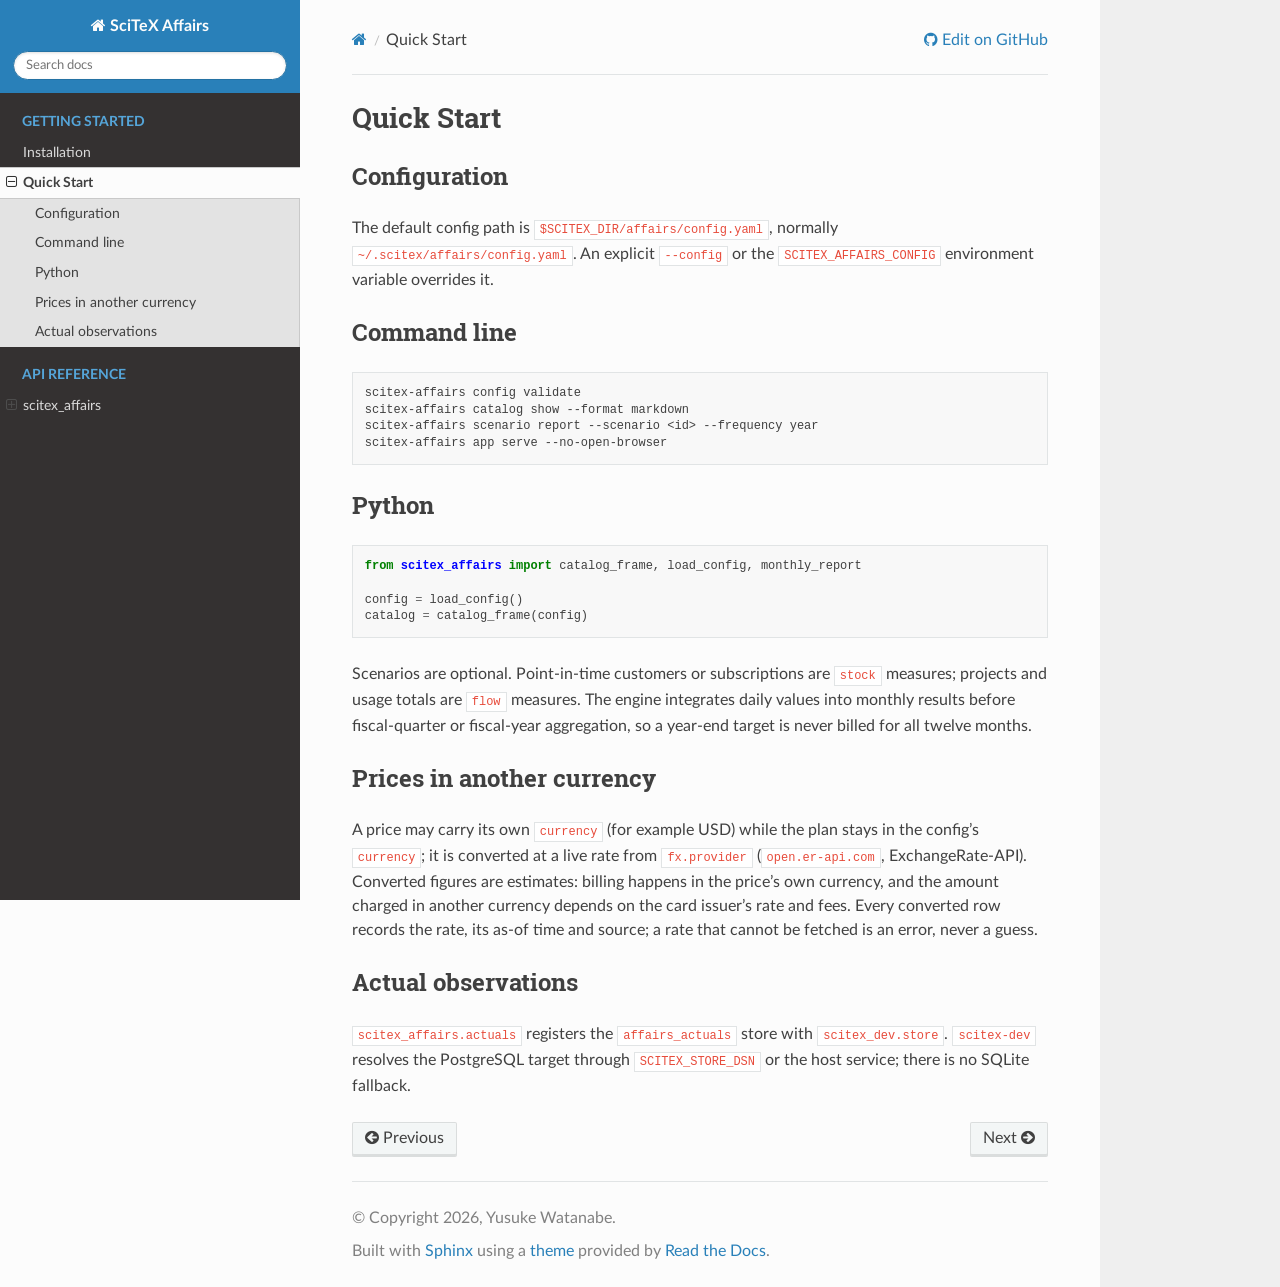
<file: src/scitex_affairs/_sphinx_html/quickstart.html>
<!DOCTYPE html>
<html class="writer-html5" lang="en" data-content_root="./">
<head>
  <meta charset="utf-8" /><meta name="generator" content="Docutils 0.19: https://docutils.sourceforge.io/" />

  <meta name="viewport" content="width=device-width, initial-scale=1.0" />
  <title>Quick Start &mdash; SciTeX Affairs v0.1.0</title>
      <link rel="stylesheet" type="text/css" href="_static/pygments.css?v=b86133f3" />
      <link rel="stylesheet" type="text/css" href="_static/css/theme.css?v=9edc463e" />
      <link rel="stylesheet" type="text/css" href="_static/copybutton.css?v=76b2166b" />

  
      <script src="_static/jquery.js?v=5d32c60e"></script>
      <script src="_static/_sphinx_javascript_frameworks_compat.js?v=2cd50e6c"></script>
      <script src="_static/documentation_options.js?v=01f34227"></script>
      <script src="_static/doctools.js?v=9a2dae69"></script>
      <script src="_static/sphinx_highlight.js?v=dc90522c"></script>
      <script src="_static/clipboard.min.js?v=a7894cd8"></script>
      <script src="_static/copybutton.js?v=f281be69"></script>
    <script src="_static/js/theme.js"></script>
    <link rel="index" title="Index" href="genindex.html" />
    <link rel="search" title="Search" href="search.html" />
    <link rel="next" title="scitex_affairs" href="api/scitex_affairs.html" />
    <link rel="prev" title="Installation" href="installation.html" /> 
</head>

<body class="wy-body-for-nav"> 
  <div class="wy-grid-for-nav">
    <nav data-toggle="wy-nav-shift" class="wy-nav-side">
      <div class="wy-side-scroll">
        <div class="wy-side-nav-search" >

          
          
          <a href="index.html" class="icon icon-home">
            SciTeX Affairs
          </a>
<div role="search">
  <form id="rtd-search-form" class="wy-form" action="search.html" method="get">
    <input type="text" name="q" placeholder="Search docs" aria-label="Search docs" />
    <input type="hidden" name="check_keywords" value="yes" />
    <input type="hidden" name="area" value="default" />
  </form>
</div>
        </div><div class="wy-menu wy-menu-vertical" data-spy="affix" role="navigation" aria-label="Navigation menu">
              <p class="caption" role="heading"><span class="caption-text">Getting Started</span></p>
<ul class="current">
<li class="toctree-l1"><a class="reference internal" href="installation.html">Installation</a></li>
<li class="toctree-l1 current"><a class="current reference internal" href="#">Quick Start</a><ul>
<li class="toctree-l2"><a class="reference internal" href="#configuration">Configuration</a></li>
<li class="toctree-l2"><a class="reference internal" href="#command-line">Command line</a></li>
<li class="toctree-l2"><a class="reference internal" href="#python">Python</a></li>
<li class="toctree-l2"><a class="reference internal" href="#prices-in-another-currency">Prices in another currency</a></li>
<li class="toctree-l2"><a class="reference internal" href="#actual-observations">Actual observations</a></li>
</ul>
</li>
</ul>
<p class="caption" role="heading"><span class="caption-text">API Reference</span></p>
<ul>
<li class="toctree-l1"><a class="reference internal" href="api/scitex_affairs.html">scitex_affairs</a><ul>
<li class="toctree-l2"><a class="reference internal" href="api/scitex_affairs.html#scitex_affairs.AffairsConfig"><code class="docutils literal notranslate"><span class="pre">AffairsConfig</span></code></a><ul>
<li class="toctree-l3"><a class="reference internal" href="api/scitex_affairs.html#scitex_affairs.AffairsConfig.schema_version"><code class="docutils literal notranslate"><span class="pre">AffairsConfig.schema_version</span></code></a></li>
<li class="toctree-l3"><a class="reference internal" href="api/scitex_affairs.html#scitex_affairs.AffairsConfig.organization"><code class="docutils literal notranslate"><span class="pre">AffairsConfig.organization</span></code></a></li>
<li class="toctree-l3"><a class="reference internal" href="api/scitex_affairs.html#scitex_affairs.AffairsConfig.currency"><code class="docutils literal notranslate"><span class="pre">AffairsConfig.currency</span></code></a></li>
<li class="toctree-l3"><a class="reference internal" href="api/scitex_affairs.html#scitex_affairs.AffairsConfig.fiscal_year_start_month"><code class="docutils literal notranslate"><span class="pre">AffairsConfig.fiscal_year_start_month</span></code></a></li>
<li class="toctree-l3"><a class="reference internal" href="api/scitex_affairs.html#scitex_affairs.AffairsConfig.catalog"><code class="docutils literal notranslate"><span class="pre">AffairsConfig.catalog</span></code></a></li>
<li class="toctree-l3"><a class="reference internal" href="api/scitex_affairs.html#scitex_affairs.AffairsConfig.scenarios"><code class="docutils literal notranslate"><span class="pre">AffairsConfig.scenarios</span></code></a></li>
<li class="toctree-l3"><a class="reference internal" href="api/scitex_affairs.html#scitex_affairs.AffairsConfig.pricing_policies"><code class="docutils literal notranslate"><span class="pre">AffairsConfig.pricing_policies</span></code></a></li>
<li class="toctree-l3"><a class="reference internal" href="api/scitex_affairs.html#scitex_affairs.AffairsConfig.sources"><code class="docutils literal notranslate"><span class="pre">AffairsConfig.sources</span></code></a></li>
<li class="toctree-l3"><a class="reference internal" href="api/scitex_affairs.html#scitex_affairs.AffairsConfig.fx"><code class="docutils literal notranslate"><span class="pre">AffairsConfig.fx</span></code></a></li>
<li class="toctree-l3"><a class="reference internal" href="api/scitex_affairs.html#scitex_affairs.AffairsConfig.from_mapping"><code class="docutils literal notranslate"><span class="pre">AffairsConfig.from_mapping()</span></code></a></li>
</ul>
</li>
<li class="toctree-l2"><a class="reference internal" href="api/scitex_affairs.html#scitex_affairs.CatalogItem"><code class="docutils literal notranslate"><span class="pre">CatalogItem</span></code></a><ul>
<li class="toctree-l3"><a class="reference internal" href="api/scitex_affairs.html#scitex_affairs.CatalogItem.id"><code class="docutils literal notranslate"><span class="pre">CatalogItem.id</span></code></a></li>
<li class="toctree-l3"><a class="reference internal" href="api/scitex_affairs.html#scitex_affairs.CatalogItem.name"><code class="docutils literal notranslate"><span class="pre">CatalogItem.name</span></code></a></li>
<li class="toctree-l3"><a class="reference internal" href="api/scitex_affairs.html#scitex_affairs.CatalogItem.direction"><code class="docutils literal notranslate"><span class="pre">CatalogItem.direction</span></code></a></li>
<li class="toctree-l3"><a class="reference internal" href="api/scitex_affairs.html#scitex_affairs.CatalogItem.model"><code class="docutils literal notranslate"><span class="pre">CatalogItem.model</span></code></a></li>
<li class="toctree-l3"><a class="reference internal" href="api/scitex_affairs.html#scitex_affairs.CatalogItem.price"><code class="docutils literal notranslate"><span class="pre">CatalogItem.price</span></code></a></li>
<li class="toctree-l3"><a class="reference internal" href="api/scitex_affairs.html#scitex_affairs.CatalogItem.description"><code class="docutils literal notranslate"><span class="pre">CatalogItem.description</span></code></a></li>
<li class="toctree-l3"><a class="reference internal" href="api/scitex_affairs.html#scitex_affairs.CatalogItem.category"><code class="docutils literal notranslate"><span class="pre">CatalogItem.category</span></code></a></li>
<li class="toctree-l3"><a class="reference internal" href="api/scitex_affairs.html#scitex_affairs.CatalogItem.status"><code class="docutils literal notranslate"><span class="pre">CatalogItem.status</span></code></a></li>
<li class="toctree-l3"><a class="reference internal" href="api/scitex_affairs.html#scitex_affairs.CatalogItem.automated"><code class="docutils literal notranslate"><span class="pre">CatalogItem.automated</span></code></a></li>
<li class="toctree-l3"><a class="reference internal" href="api/scitex_affairs.html#scitex_affairs.CatalogItem.attributes"><code class="docutils literal notranslate"><span class="pre">CatalogItem.attributes</span></code></a></li>
<li class="toctree-l3"><a class="reference internal" href="api/scitex_affairs.html#scitex_affairs.CatalogItem.from_mapping"><code class="docutils literal notranslate"><span class="pre">CatalogItem.from_mapping()</span></code></a></li>
</ul>
</li>
<li class="toctree-l2"><a class="reference internal" href="api/scitex_affairs.html#scitex_affairs.ConfigError"><code class="docutils literal notranslate"><span class="pre">ConfigError</span></code></a></li>
<li class="toctree-l2"><a class="reference internal" href="api/scitex_affairs.html#scitex_affairs.DiscountPhase"><code class="docutils literal notranslate"><span class="pre">DiscountPhase</span></code></a><ul>
<li class="toctree-l3"><a class="reference internal" href="api/scitex_affairs.html#scitex_affairs.DiscountPhase.start"><code class="docutils literal notranslate"><span class="pre">DiscountPhase.start</span></code></a></li>
<li class="toctree-l3"><a class="reference internal" href="api/scitex_affairs.html#scitex_affairs.DiscountPhase.end"><code class="docutils literal notranslate"><span class="pre">DiscountPhase.end</span></code></a></li>
<li class="toctree-l3"><a class="reference internal" href="api/scitex_affairs.html#scitex_affairs.DiscountPhase.percent"><code class="docutils literal notranslate"><span class="pre">DiscountPhase.percent</span></code></a></li>
<li class="toctree-l3"><a class="reference internal" href="api/scitex_affairs.html#scitex_affairs.DiscountPhase.status"><code class="docutils literal notranslate"><span class="pre">DiscountPhase.status</span></code></a></li>
<li class="toctree-l3"><a class="reference internal" href="api/scitex_affairs.html#scitex_affairs.DiscountPhase.label"><code class="docutils literal notranslate"><span class="pre">DiscountPhase.label</span></code></a></li>
<li class="toctree-l3"><a class="reference internal" href="api/scitex_affairs.html#scitex_affairs.DiscountPhase.contains"><code class="docutils literal notranslate"><span class="pre">DiscountPhase.contains()</span></code></a></li>
</ul>
</li>
<li class="toctree-l2"><a class="reference internal" href="api/scitex_affairs.html#scitex_affairs.FxError"><code class="docutils literal notranslate"><span class="pre">FxError</span></code></a></li>
<li class="toctree-l2"><a class="reference internal" href="api/scitex_affairs.html#scitex_affairs.FxRate"><code class="docutils literal notranslate"><span class="pre">FxRate</span></code></a><ul>
<li class="toctree-l3"><a class="reference internal" href="api/scitex_affairs.html#scitex_affairs.FxRate.base"><code class="docutils literal notranslate"><span class="pre">FxRate.base</span></code></a></li>
<li class="toctree-l3"><a class="reference internal" href="api/scitex_affairs.html#scitex_affairs.FxRate.quote"><code class="docutils literal notranslate"><span class="pre">FxRate.quote</span></code></a></li>
<li class="toctree-l3"><a class="reference internal" href="api/scitex_affairs.html#scitex_affairs.FxRate.rate"><code class="docutils literal notranslate"><span class="pre">FxRate.rate</span></code></a></li>
<li class="toctree-l3"><a class="reference internal" href="api/scitex_affairs.html#scitex_affairs.FxRate.as_of"><code class="docutils literal notranslate"><span class="pre">FxRate.as_of</span></code></a></li>
<li class="toctree-l3"><a class="reference internal" href="api/scitex_affairs.html#scitex_affairs.FxRate.source"><code class="docutils literal notranslate"><span class="pre">FxRate.source</span></code></a></li>
<li class="toctree-l3"><a class="reference internal" href="api/scitex_affairs.html#scitex_affairs.FxRate.retrieved_at"><code class="docutils literal notranslate"><span class="pre">FxRate.retrieved_at</span></code></a></li>
<li class="toctree-l3"><a class="reference internal" href="api/scitex_affairs.html#scitex_affairs.FxRate.source_label"><code class="docutils literal notranslate"><span class="pre">FxRate.source_label</span></code></a></li>
</ul>
</li>
<li class="toctree-l2"><a class="reference internal" href="api/scitex_affairs.html#scitex_affairs.Price"><code class="docutils literal notranslate"><span class="pre">Price</span></code></a><ul>
<li class="toctree-l3"><a class="reference internal" href="api/scitex_affairs.html#scitex_affairs.Price.amount"><code class="docutils literal notranslate"><span class="pre">Price.amount</span></code></a></li>
<li class="toctree-l3"><a class="reference internal" href="api/scitex_affairs.html#scitex_affairs.Price.interval"><code class="docutils literal notranslate"><span class="pre">Price.interval</span></code></a></li>
<li class="toctree-l3"><a class="reference internal" href="api/scitex_affairs.html#scitex_affairs.Price.unit"><code class="docutils literal notranslate"><span class="pre">Price.unit</span></code></a></li>
<li class="toctree-l3"><a class="reference internal" href="api/scitex_affairs.html#scitex_affairs.Price.kind"><code class="docutils literal notranslate"><span class="pre">Price.kind</span></code></a></li>
<li class="toctree-l3"><a class="reference internal" href="api/scitex_affairs.html#scitex_affairs.Price.list_amount"><code class="docutils literal notranslate"><span class="pre">Price.list_amount</span></code></a></li>
<li class="toctree-l3"><a class="reference internal" href="api/scitex_affairs.html#scitex_affairs.Price.discount_percent"><code class="docutils literal notranslate"><span class="pre">Price.discount_percent</span></code></a></li>
<li class="toctree-l3"><a class="reference internal" href="api/scitex_affairs.html#scitex_affairs.Price.markup_percent"><code class="docutils literal notranslate"><span class="pre">Price.markup_percent</span></code></a></li>
<li class="toctree-l3"><a class="reference internal" href="api/scitex_affairs.html#scitex_affairs.Price.policy"><code class="docutils literal notranslate"><span class="pre">Price.policy</span></code></a></li>
<li class="toctree-l3"><a class="reference internal" href="api/scitex_affairs.html#scitex_affairs.Price.discount_schedule"><code class="docutils literal notranslate"><span class="pre">Price.discount_schedule</span></code></a></li>
<li class="toctree-l3"><a class="reference internal" href="api/scitex_affairs.html#scitex_affairs.Price.currency"><code class="docutils literal notranslate"><span class="pre">Price.currency</span></code></a></li>
<li class="toctree-l3"><a class="reference internal" href="api/scitex_affairs.html#scitex_affairs.Price.from_mapping"><code class="docutils literal notranslate"><span class="pre">Price.from_mapping()</span></code></a></li>
<li class="toctree-l3"><a class="reference internal" href="api/scitex_affairs.html#scitex_affairs.Price.amount_on"><code class="docutils literal notranslate"><span class="pre">Price.amount_on()</span></code></a></li>
</ul>
</li>
<li class="toctree-l2"><a class="reference internal" href="api/scitex_affairs.html#scitex_affairs.Scenario"><code class="docutils literal notranslate"><span class="pre">Scenario</span></code></a><ul>
<li class="toctree-l3"><a class="reference internal" href="api/scitex_affairs.html#scitex_affairs.Scenario.id"><code class="docutils literal notranslate"><span class="pre">Scenario.id</span></code></a></li>
<li class="toctree-l3"><a class="reference internal" href="api/scitex_affairs.html#scitex_affairs.Scenario.label"><code class="docutils literal notranslate"><span class="pre">Scenario.label</span></code></a></li>
<li class="toctree-l3"><a class="reference internal" href="api/scitex_affairs.html#scitex_affairs.Scenario.status"><code class="docutils literal notranslate"><span class="pre">Scenario.status</span></code></a></li>
<li class="toctree-l3"><a class="reference internal" href="api/scitex_affairs.html#scitex_affairs.Scenario.start_date"><code class="docutils literal notranslate"><span class="pre">Scenario.start_date</span></code></a></li>
<li class="toctree-l3"><a class="reference internal" href="api/scitex_affairs.html#scitex_affairs.Scenario.end_date"><code class="docutils literal notranslate"><span class="pre">Scenario.end_date</span></code></a></li>
<li class="toctree-l3"><a class="reference internal" href="api/scitex_affairs.html#scitex_affairs.Scenario.series"><code class="docutils literal notranslate"><span class="pre">Scenario.series</span></code></a></li>
<li class="toctree-l3"><a class="reference internal" href="api/scitex_affairs.html#scitex_affairs.Scenario.from_mapping"><code class="docutils literal notranslate"><span class="pre">Scenario.from_mapping()</span></code></a></li>
</ul>
</li>
<li class="toctree-l2"><a class="reference internal" href="api/scitex_affairs.html#scitex_affairs.catalog_frame"><code class="docutils literal notranslate"><span class="pre">catalog_frame()</span></code></a></li>
<li class="toctree-l2"><a class="reference internal" href="api/scitex_affairs.html#scitex_affairs.fetch_rate"><code class="docutils literal notranslate"><span class="pre">fetch_rate()</span></code></a></li>
<li class="toctree-l2"><a class="reference internal" href="api/scitex_affairs.html#scitex_affairs.financial_statement"><code class="docutils literal notranslate"><span class="pre">financial_statement()</span></code></a></li>
<li class="toctree-l2"><a class="reference internal" href="api/scitex_affairs.html#scitex_affairs.load_config"><code class="docutils literal notranslate"><span class="pre">load_config()</span></code></a></li>
<li class="toctree-l2"><a class="reference internal" href="api/scitex_affairs.html#scitex_affairs.resolve_config_path"><code class="docutils literal notranslate"><span class="pre">resolve_config_path()</span></code></a></li>
<li class="toctree-l2"><a class="reference internal" href="api/scitex_affairs.html#scitex_affairs.monthly_report"><code class="docutils literal notranslate"><span class="pre">monthly_report()</span></code></a></li>
<li class="toctree-l2"><a class="reference internal" href="api/scitex_affairs.html#scitex_affairs.summarize"><code class="docutils literal notranslate"><span class="pre">summarize()</span></code></a></li>
<li class="toctree-l2"><a class="reference internal" href="api/scitex_affairs.html#module-scitex_affairs.config">Configuration</a><ul>
<li class="toctree-l3"><a class="reference internal" href="api/scitex_affairs.html#scitex_affairs.config.ConfigError"><code class="docutils literal notranslate"><span class="pre">ConfigError</span></code></a></li>
<li class="toctree-l3"><a class="reference internal" href="api/scitex_affairs.html#scitex_affairs.config.DiscountPhase"><code class="docutils literal notranslate"><span class="pre">DiscountPhase</span></code></a><ul>
<li class="toctree-l4"><a class="reference internal" href="api/scitex_affairs.html#scitex_affairs.config.DiscountPhase.start"><code class="docutils literal notranslate"><span class="pre">DiscountPhase.start</span></code></a></li>
<li class="toctree-l4"><a class="reference internal" href="api/scitex_affairs.html#scitex_affairs.config.DiscountPhase.end"><code class="docutils literal notranslate"><span class="pre">DiscountPhase.end</span></code></a></li>
<li class="toctree-l4"><a class="reference internal" href="api/scitex_affairs.html#scitex_affairs.config.DiscountPhase.percent"><code class="docutils literal notranslate"><span class="pre">DiscountPhase.percent</span></code></a></li>
<li class="toctree-l4"><a class="reference internal" href="api/scitex_affairs.html#scitex_affairs.config.DiscountPhase.status"><code class="docutils literal notranslate"><span class="pre">DiscountPhase.status</span></code></a></li>
<li class="toctree-l4"><a class="reference internal" href="api/scitex_affairs.html#scitex_affairs.config.DiscountPhase.label"><code class="docutils literal notranslate"><span class="pre">DiscountPhase.label</span></code></a></li>
<li class="toctree-l4"><a class="reference internal" href="api/scitex_affairs.html#scitex_affairs.config.DiscountPhase.contains"><code class="docutils literal notranslate"><span class="pre">DiscountPhase.contains()</span></code></a></li>
</ul>
</li>
<li class="toctree-l3"><a class="reference internal" href="api/scitex_affairs.html#scitex_affairs.config.Price"><code class="docutils literal notranslate"><span class="pre">Price</span></code></a><ul>
<li class="toctree-l4"><a class="reference internal" href="api/scitex_affairs.html#scitex_affairs.config.Price.amount"><code class="docutils literal notranslate"><span class="pre">Price.amount</span></code></a></li>
<li class="toctree-l4"><a class="reference internal" href="api/scitex_affairs.html#scitex_affairs.config.Price.interval"><code class="docutils literal notranslate"><span class="pre">Price.interval</span></code></a></li>
<li class="toctree-l4"><a class="reference internal" href="api/scitex_affairs.html#scitex_affairs.config.Price.unit"><code class="docutils literal notranslate"><span class="pre">Price.unit</span></code></a></li>
<li class="toctree-l4"><a class="reference internal" href="api/scitex_affairs.html#scitex_affairs.config.Price.kind"><code class="docutils literal notranslate"><span class="pre">Price.kind</span></code></a></li>
<li class="toctree-l4"><a class="reference internal" href="api/scitex_affairs.html#scitex_affairs.config.Price.list_amount"><code class="docutils literal notranslate"><span class="pre">Price.list_amount</span></code></a></li>
<li class="toctree-l4"><a class="reference internal" href="api/scitex_affairs.html#scitex_affairs.config.Price.discount_percent"><code class="docutils literal notranslate"><span class="pre">Price.discount_percent</span></code></a></li>
<li class="toctree-l4"><a class="reference internal" href="api/scitex_affairs.html#scitex_affairs.config.Price.markup_percent"><code class="docutils literal notranslate"><span class="pre">Price.markup_percent</span></code></a></li>
<li class="toctree-l4"><a class="reference internal" href="api/scitex_affairs.html#scitex_affairs.config.Price.policy"><code class="docutils literal notranslate"><span class="pre">Price.policy</span></code></a></li>
<li class="toctree-l4"><a class="reference internal" href="api/scitex_affairs.html#scitex_affairs.config.Price.discount_schedule"><code class="docutils literal notranslate"><span class="pre">Price.discount_schedule</span></code></a></li>
<li class="toctree-l4"><a class="reference internal" href="api/scitex_affairs.html#scitex_affairs.config.Price.currency"><code class="docutils literal notranslate"><span class="pre">Price.currency</span></code></a></li>
<li class="toctree-l4"><a class="reference internal" href="api/scitex_affairs.html#scitex_affairs.config.Price.from_mapping"><code class="docutils literal notranslate"><span class="pre">Price.from_mapping()</span></code></a></li>
<li class="toctree-l4"><a class="reference internal" href="api/scitex_affairs.html#scitex_affairs.config.Price.amount_on"><code class="docutils literal notranslate"><span class="pre">Price.amount_on()</span></code></a></li>
</ul>
</li>
<li class="toctree-l3"><a class="reference internal" href="api/scitex_affairs.html#scitex_affairs.config.CatalogItem"><code class="docutils literal notranslate"><span class="pre">CatalogItem</span></code></a><ul>
<li class="toctree-l4"><a class="reference internal" href="api/scitex_affairs.html#scitex_affairs.config.CatalogItem.id"><code class="docutils literal notranslate"><span class="pre">CatalogItem.id</span></code></a></li>
<li class="toctree-l4"><a class="reference internal" href="api/scitex_affairs.html#scitex_affairs.config.CatalogItem.name"><code class="docutils literal notranslate"><span class="pre">CatalogItem.name</span></code></a></li>
<li class="toctree-l4"><a class="reference internal" href="api/scitex_affairs.html#scitex_affairs.config.CatalogItem.direction"><code class="docutils literal notranslate"><span class="pre">CatalogItem.direction</span></code></a></li>
<li class="toctree-l4"><a class="reference internal" href="api/scitex_affairs.html#scitex_affairs.config.CatalogItem.model"><code class="docutils literal notranslate"><span class="pre">CatalogItem.model</span></code></a></li>
<li class="toctree-l4"><a class="reference internal" href="api/scitex_affairs.html#scitex_affairs.config.CatalogItem.price"><code class="docutils literal notranslate"><span class="pre">CatalogItem.price</span></code></a></li>
<li class="toctree-l4"><a class="reference internal" href="api/scitex_affairs.html#scitex_affairs.config.CatalogItem.description"><code class="docutils literal notranslate"><span class="pre">CatalogItem.description</span></code></a></li>
<li class="toctree-l4"><a class="reference internal" href="api/scitex_affairs.html#scitex_affairs.config.CatalogItem.category"><code class="docutils literal notranslate"><span class="pre">CatalogItem.category</span></code></a></li>
<li class="toctree-l4"><a class="reference internal" href="api/scitex_affairs.html#scitex_affairs.config.CatalogItem.status"><code class="docutils literal notranslate"><span class="pre">CatalogItem.status</span></code></a></li>
<li class="toctree-l4"><a class="reference internal" href="api/scitex_affairs.html#scitex_affairs.config.CatalogItem.automated"><code class="docutils literal notranslate"><span class="pre">CatalogItem.automated</span></code></a></li>
<li class="toctree-l4"><a class="reference internal" href="api/scitex_affairs.html#scitex_affairs.config.CatalogItem.attributes"><code class="docutils literal notranslate"><span class="pre">CatalogItem.attributes</span></code></a></li>
<li class="toctree-l4"><a class="reference internal" href="api/scitex_affairs.html#scitex_affairs.config.CatalogItem.from_mapping"><code class="docutils literal notranslate"><span class="pre">CatalogItem.from_mapping()</span></code></a></li>
</ul>
</li>
<li class="toctree-l3"><a class="reference internal" href="api/scitex_affairs.html#scitex_affairs.config.Scenario"><code class="docutils literal notranslate"><span class="pre">Scenario</span></code></a><ul>
<li class="toctree-l4"><a class="reference internal" href="api/scitex_affairs.html#scitex_affairs.config.Scenario.id"><code class="docutils literal notranslate"><span class="pre">Scenario.id</span></code></a></li>
<li class="toctree-l4"><a class="reference internal" href="api/scitex_affairs.html#scitex_affairs.config.Scenario.label"><code class="docutils literal notranslate"><span class="pre">Scenario.label</span></code></a></li>
<li class="toctree-l4"><a class="reference internal" href="api/scitex_affairs.html#scitex_affairs.config.Scenario.status"><code class="docutils literal notranslate"><span class="pre">Scenario.status</span></code></a></li>
<li class="toctree-l4"><a class="reference internal" href="api/scitex_affairs.html#scitex_affairs.config.Scenario.start_date"><code class="docutils literal notranslate"><span class="pre">Scenario.start_date</span></code></a></li>
<li class="toctree-l4"><a class="reference internal" href="api/scitex_affairs.html#scitex_affairs.config.Scenario.end_date"><code class="docutils literal notranslate"><span class="pre">Scenario.end_date</span></code></a></li>
<li class="toctree-l4"><a class="reference internal" href="api/scitex_affairs.html#scitex_affairs.config.Scenario.series"><code class="docutils literal notranslate"><span class="pre">Scenario.series</span></code></a></li>
<li class="toctree-l4"><a class="reference internal" href="api/scitex_affairs.html#scitex_affairs.config.Scenario.from_mapping"><code class="docutils literal notranslate"><span class="pre">Scenario.from_mapping()</span></code></a></li>
</ul>
</li>
<li class="toctree-l3"><a class="reference internal" href="api/scitex_affairs.html#scitex_affairs.config.AffairsConfig"><code class="docutils literal notranslate"><span class="pre">AffairsConfig</span></code></a><ul>
<li class="toctree-l4"><a class="reference internal" href="api/scitex_affairs.html#scitex_affairs.config.AffairsConfig.schema_version"><code class="docutils literal notranslate"><span class="pre">AffairsConfig.schema_version</span></code></a></li>
<li class="toctree-l4"><a class="reference internal" href="api/scitex_affairs.html#scitex_affairs.config.AffairsConfig.organization"><code class="docutils literal notranslate"><span class="pre">AffairsConfig.organization</span></code></a></li>
<li class="toctree-l4"><a class="reference internal" href="api/scitex_affairs.html#scitex_affairs.config.AffairsConfig.currency"><code class="docutils literal notranslate"><span class="pre">AffairsConfig.currency</span></code></a></li>
<li class="toctree-l4"><a class="reference internal" href="api/scitex_affairs.html#scitex_affairs.config.AffairsConfig.fiscal_year_start_month"><code class="docutils literal notranslate"><span class="pre">AffairsConfig.fiscal_year_start_month</span></code></a></li>
<li class="toctree-l4"><a class="reference internal" href="api/scitex_affairs.html#scitex_affairs.config.AffairsConfig.catalog"><code class="docutils literal notranslate"><span class="pre">AffairsConfig.catalog</span></code></a></li>
<li class="toctree-l4"><a class="reference internal" href="api/scitex_affairs.html#scitex_affairs.config.AffairsConfig.scenarios"><code class="docutils literal notranslate"><span class="pre">AffairsConfig.scenarios</span></code></a></li>
<li class="toctree-l4"><a class="reference internal" href="api/scitex_affairs.html#scitex_affairs.config.AffairsConfig.pricing_policies"><code class="docutils literal notranslate"><span class="pre">AffairsConfig.pricing_policies</span></code></a></li>
<li class="toctree-l4"><a class="reference internal" href="api/scitex_affairs.html#scitex_affairs.config.AffairsConfig.sources"><code class="docutils literal notranslate"><span class="pre">AffairsConfig.sources</span></code></a></li>
<li class="toctree-l4"><a class="reference internal" href="api/scitex_affairs.html#scitex_affairs.config.AffairsConfig.fx"><code class="docutils literal notranslate"><span class="pre">AffairsConfig.fx</span></code></a></li>
<li class="toctree-l4"><a class="reference internal" href="api/scitex_affairs.html#scitex_affairs.config.AffairsConfig.from_mapping"><code class="docutils literal notranslate"><span class="pre">AffairsConfig.from_mapping()</span></code></a></li>
</ul>
</li>
<li class="toctree-l3"><a class="reference internal" href="api/scitex_affairs.html#scitex_affairs.config.resolve_config_path"><code class="docutils literal notranslate"><span class="pre">resolve_config_path()</span></code></a></li>
<li class="toctree-l3"><a class="reference internal" href="api/scitex_affairs.html#scitex_affairs.config.load_config"><code class="docutils literal notranslate"><span class="pre">load_config()</span></code></a></li>
</ul>
</li>
<li class="toctree-l2"><a class="reference internal" href="api/scitex_affairs.html#module-scitex_affairs.scenario">Scenarios</a><ul>
<li class="toctree-l3"><a class="reference internal" href="api/scitex_affairs.html#scitex_affairs.scenario.monthly_report"><code class="docutils literal notranslate"><span class="pre">monthly_report()</span></code></a></li>
</ul>
</li>
<li class="toctree-l2"><a class="reference internal" href="api/scitex_affairs.html#module-scitex_affairs.fx">Exchange rates</a><ul>
<li class="toctree-l3"><a class="reference internal" href="api/scitex_affairs.html#scitex_affairs.fx.PROVIDERS"><code class="docutils literal notranslate"><span class="pre">PROVIDERS</span></code></a></li>
<li class="toctree-l3"><a class="reference internal" href="api/scitex_affairs.html#scitex_affairs.fx.Opener"><code class="docutils literal notranslate"><span class="pre">Opener</span></code></a></li>
<li class="toctree-l3"><a class="reference internal" href="api/scitex_affairs.html#scitex_affairs.fx.FxError"><code class="docutils literal notranslate"><span class="pre">FxError</span></code></a></li>
<li class="toctree-l3"><a class="reference internal" href="api/scitex_affairs.html#scitex_affairs.fx.FxRate"><code class="docutils literal notranslate"><span class="pre">FxRate</span></code></a><ul>
<li class="toctree-l4"><a class="reference internal" href="api/scitex_affairs.html#scitex_affairs.fx.FxRate.base"><code class="docutils literal notranslate"><span class="pre">FxRate.base</span></code></a></li>
<li class="toctree-l4"><a class="reference internal" href="api/scitex_affairs.html#scitex_affairs.fx.FxRate.quote"><code class="docutils literal notranslate"><span class="pre">FxRate.quote</span></code></a></li>
<li class="toctree-l4"><a class="reference internal" href="api/scitex_affairs.html#scitex_affairs.fx.FxRate.rate"><code class="docutils literal notranslate"><span class="pre">FxRate.rate</span></code></a></li>
<li class="toctree-l4"><a class="reference internal" href="api/scitex_affairs.html#scitex_affairs.fx.FxRate.as_of"><code class="docutils literal notranslate"><span class="pre">FxRate.as_of</span></code></a></li>
<li class="toctree-l4"><a class="reference internal" href="api/scitex_affairs.html#scitex_affairs.fx.FxRate.source"><code class="docutils literal notranslate"><span class="pre">FxRate.source</span></code></a></li>
<li class="toctree-l4"><a class="reference internal" href="api/scitex_affairs.html#scitex_affairs.fx.FxRate.retrieved_at"><code class="docutils literal notranslate"><span class="pre">FxRate.retrieved_at</span></code></a></li>
<li class="toctree-l4"><a class="reference internal" href="api/scitex_affairs.html#scitex_affairs.fx.FxRate.source_label"><code class="docutils literal notranslate"><span class="pre">FxRate.source_label</span></code></a></li>
</ul>
</li>
<li class="toctree-l3"><a class="reference internal" href="api/scitex_affairs.html#scitex_affairs.fx.fetch_rate"><code class="docutils literal notranslate"><span class="pre">fetch_rate()</span></code></a></li>
<li class="toctree-l3"><a class="reference internal" href="api/scitex_affairs.html#scitex_affairs.fx.disclosure"><code class="docutils literal notranslate"><span class="pre">disclosure()</span></code></a></li>
</ul>
</li>
<li class="toctree-l2"><a class="reference internal" href="api/scitex_affairs.html#module-scitex_affairs.describe">Descriptions and rendering</a><ul>
<li class="toctree-l3"><a class="reference internal" href="api/scitex_affairs.html#scitex_affairs.describe.catalog_frame"><code class="docutils literal notranslate"><span class="pre">catalog_frame()</span></code></a></li>
<li class="toctree-l3"><a class="reference internal" href="api/scitex_affairs.html#scitex_affairs.describe.summarize"><code class="docutils literal notranslate"><span class="pre">summarize()</span></code></a></li>
<li class="toctree-l3"><a class="reference internal" href="api/scitex_affairs.html#scitex_affairs.describe.financial_statement"><code class="docutils literal notranslate"><span class="pre">financial_statement()</span></code></a></li>
<li class="toctree-l3"><a class="reference internal" href="api/scitex_affairs.html#scitex_affairs.render.render_frame"><code class="docutils literal notranslate"><span class="pre">render_frame()</span></code></a></li>
<li class="toctree-l3"><a class="reference internal" href="api/scitex_affairs.html#scitex_affairs.render.write_frame"><code class="docutils literal notranslate"><span class="pre">write_frame()</span></code></a></li>
</ul>
</li>
</ul>
</li>
</ul>

        </div>
      </div>
    </nav>

    <section data-toggle="wy-nav-shift" class="wy-nav-content-wrap"><nav class="wy-nav-top" aria-label="Mobile navigation menu" >
          <i data-toggle="wy-nav-top" class="fa fa-bars"></i>
          <a href="index.html">SciTeX Affairs</a>
      </nav>

      <div class="wy-nav-content">
        <div class="rst-content">
          <div role="navigation" aria-label="Page navigation">
  <ul class="wy-breadcrumbs">
      <li><a href="index.html" class="icon icon-home" aria-label="Home"></a></li>
      <li class="breadcrumb-item active">Quick Start</li>
      <li class="wy-breadcrumbs-aside">
              <a href="https://github.com/scitex-ai/scitex-affairs/blob/develop/docs/sphinx/quickstart.rst" class="fa fa-github"> Edit on GitHub</a>
      </li>
  </ul>
  <hr/>
</div>
          <div role="main" class="document" itemscope="itemscope" itemtype="http://schema.org/Article">
           <div itemprop="articleBody">
             
  <section id="quick-start">
<h1>Quick Start<a class="headerlink" href="#quick-start" title="Link to this heading"></a></h1>
<section id="configuration">
<h2>Configuration<a class="headerlink" href="#configuration" title="Link to this heading"></a></h2>
<p>The default config path is <code class="docutils literal notranslate"><span class="pre">$SCITEX_DIR/affairs/config.yaml</span></code>, normally
<code class="docutils literal notranslate"><span class="pre">~/.scitex/affairs/config.yaml</span></code>. An explicit <code class="docutils literal notranslate"><span class="pre">--config</span></code> or the
<code class="docutils literal notranslate"><span class="pre">SCITEX_AFFAIRS_CONFIG</span></code> environment variable overrides it.</p>
</section>
<section id="command-line">
<h2>Command line<a class="headerlink" href="#command-line" title="Link to this heading"></a></h2>
<div class="highlight-bash notranslate"><div class="highlight"><pre><span></span>scitex-affairs<span class="w"> </span>config<span class="w"> </span>validate
scitex-affairs<span class="w"> </span>catalog<span class="w"> </span>show<span class="w"> </span>--format<span class="w"> </span>markdown
scitex-affairs<span class="w"> </span>scenario<span class="w"> </span>report<span class="w"> </span>--scenario<span class="w"> </span>&lt;id&gt;<span class="w"> </span>--frequency<span class="w"> </span>year
scitex-affairs<span class="w"> </span>app<span class="w"> </span>serve<span class="w"> </span>--no-open-browser
</pre></div>
</div>
</section>
<section id="python">
<h2>Python<a class="headerlink" href="#python" title="Link to this heading"></a></h2>
<div class="highlight-python notranslate"><div class="highlight"><pre><span></span><span class="kn">from</span><span class="w"> </span><span class="nn">scitex_affairs</span><span class="w"> </span><span class="kn">import</span> <span class="n">catalog_frame</span><span class="p">,</span> <span class="n">load_config</span><span class="p">,</span> <span class="n">monthly_report</span>

<span class="n">config</span> <span class="o">=</span> <span class="n">load_config</span><span class="p">()</span>
<span class="n">catalog</span> <span class="o">=</span> <span class="n">catalog_frame</span><span class="p">(</span><span class="n">config</span><span class="p">)</span>
</pre></div>
</div>
<p>Scenarios are optional. Point-in-time customers or subscriptions are <code class="docutils literal notranslate"><span class="pre">stock</span></code>
measures; projects and usage totals are <code class="docutils literal notranslate"><span class="pre">flow</span></code> measures. The engine
integrates daily values into monthly results before fiscal-quarter or
fiscal-year aggregation, so a year-end target is never billed for all twelve
months.</p>
</section>
<section id="prices-in-another-currency">
<h2>Prices in another currency<a class="headerlink" href="#prices-in-another-currency" title="Link to this heading"></a></h2>
<p>A price may carry its own <code class="docutils literal notranslate"><span class="pre">currency</span></code> (for example USD) while the plan stays
in the config’s <code class="docutils literal notranslate"><span class="pre">currency</span></code>; it is converted at a live rate from
<code class="docutils literal notranslate"><span class="pre">fx.provider</span></code> (<code class="docutils literal notranslate"><span class="pre">open.er-api.com</span></code>, ExchangeRate-API). Converted figures are
estimates: billing happens in the price’s own currency, and the amount charged
in another currency depends on the card issuer’s rate and fees. Every converted
row records the rate, its as-of time and source; a rate that cannot be fetched
is an error, never a guess.</p>
</section>
<section id="actual-observations">
<h2>Actual observations<a class="headerlink" href="#actual-observations" title="Link to this heading"></a></h2>
<p><code class="docutils literal notranslate"><span class="pre">scitex_affairs.actuals</span></code> registers the <code class="docutils literal notranslate"><span class="pre">affairs_actuals</span></code> store with
<code class="docutils literal notranslate"><span class="pre">scitex_dev.store</span></code>. <code class="docutils literal notranslate"><span class="pre">scitex-dev</span></code> resolves the PostgreSQL target through
<code class="docutils literal notranslate"><span class="pre">SCITEX_STORE_DSN</span></code> or the host service; there is no SQLite fallback.</p>
</section>
</section>


           </div>
          </div>
          <footer><div class="rst-footer-buttons" role="navigation" aria-label="Footer">
        <a href="installation.html" class="btn btn-neutral float-left" title="Installation" accesskey="p" rel="prev"><span class="fa fa-arrow-circle-left" aria-hidden="true"></span> Previous</a>
        <a href="api/scitex_affairs.html" class="btn btn-neutral float-right" title="scitex_affairs" accesskey="n" rel="next">Next <span class="fa fa-arrow-circle-right" aria-hidden="true"></span></a>
    </div>

  <hr/>

  <div role="contentinfo">
    <p>&#169; Copyright 2026, Yusuke Watanabe.</p>
  </div>

  Built with <a href="https://www.sphinx-doc.org/">Sphinx</a> using a
    <a href="https://github.com/readthedocs/sphinx_rtd_theme">theme</a>
    provided by <a href="https://readthedocs.org">Read the Docs</a>.
   

</footer>
        </div>
      </div>
    </section>
  </div>
  <script>
      jQuery(function () {
          SphinxRtdTheme.Navigation.enable(true);
      });
  </script> 

</body>
</html>
</file>
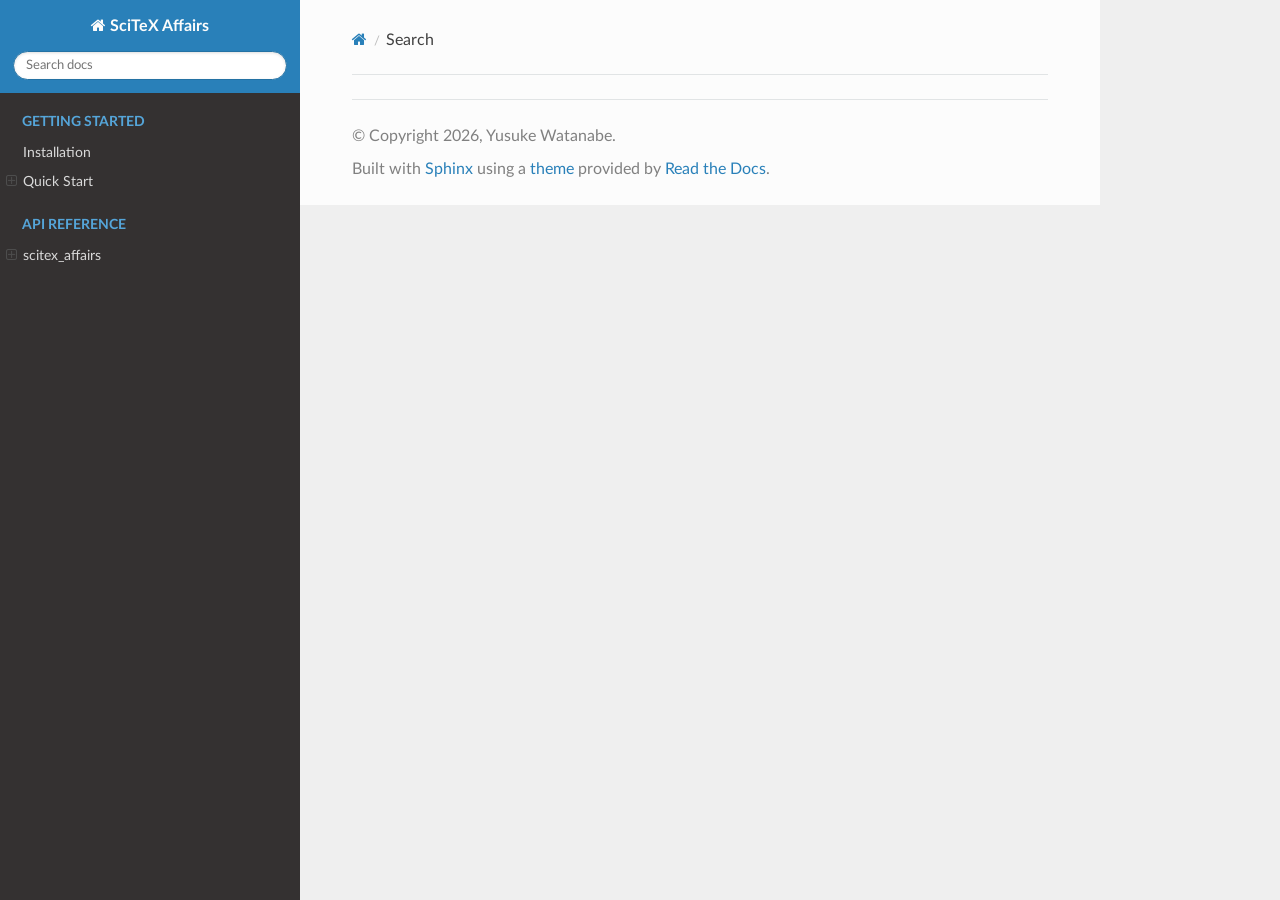
<file: src/scitex_affairs/_sphinx_html/search.html>
<!DOCTYPE html>
<html class="writer-html5" lang="en" data-content_root="./">
<head>
  <meta charset="utf-8" />
  <meta name="viewport" content="width=device-width, initial-scale=1.0" />
  <title>Search &mdash; SciTeX Affairs v0.1.0</title>
      <link rel="stylesheet" type="text/css" href="_static/pygments.css?v=b86133f3" />
      <link rel="stylesheet" type="text/css" href="_static/css/theme.css?v=9edc463e" />
      <link rel="stylesheet" type="text/css" href="_static/copybutton.css?v=76b2166b" />

  
    
      <script src="_static/jquery.js?v=5d32c60e"></script>
      <script src="_static/_sphinx_javascript_frameworks_compat.js?v=2cd50e6c"></script>
      <script src="_static/documentation_options.js?v=01f34227"></script>
      <script src="_static/doctools.js?v=9a2dae69"></script>
      <script src="_static/sphinx_highlight.js?v=dc90522c"></script>
      <script src="_static/clipboard.min.js?v=a7894cd8"></script>
      <script src="_static/copybutton.js?v=f281be69"></script>
    <script src="_static/js/theme.js"></script>
    <script src="_static/searchtools.js"></script>
    <script src="_static/language_data.js"></script>
    <link rel="index" title="Index" href="genindex.html" />
    <link rel="search" title="Search" href="#" /> 
</head>

<body class="wy-body-for-nav"> 
  <div class="wy-grid-for-nav">
    <nav data-toggle="wy-nav-shift" class="wy-nav-side">
      <div class="wy-side-scroll">
        <div class="wy-side-nav-search" >

          
          
          <a href="index.html" class="icon icon-home">
            SciTeX Affairs
          </a>
<div role="search">
  <form id="rtd-search-form" class="wy-form" action="#" method="get">
    <input type="text" name="q" placeholder="Search docs" aria-label="Search docs" />
    <input type="hidden" name="check_keywords" value="yes" />
    <input type="hidden" name="area" value="default" />
  </form>
</div>
        </div><div class="wy-menu wy-menu-vertical" data-spy="affix" role="navigation" aria-label="Navigation menu">
              <p class="caption" role="heading"><span class="caption-text">Getting Started</span></p>
<ul>
<li class="toctree-l1"><a class="reference internal" href="installation.html">Installation</a></li>
<li class="toctree-l1"><a class="reference internal" href="quickstart.html">Quick Start</a><ul>
<li class="toctree-l2"><a class="reference internal" href="quickstart.html#configuration">Configuration</a></li>
<li class="toctree-l2"><a class="reference internal" href="quickstart.html#command-line">Command line</a></li>
<li class="toctree-l2"><a class="reference internal" href="quickstart.html#python">Python</a></li>
<li class="toctree-l2"><a class="reference internal" href="quickstart.html#prices-in-another-currency">Prices in another currency</a></li>
<li class="toctree-l2"><a class="reference internal" href="quickstart.html#actual-observations">Actual observations</a></li>
</ul>
</li>
</ul>
<p class="caption" role="heading"><span class="caption-text">API Reference</span></p>
<ul>
<li class="toctree-l1"><a class="reference internal" href="api/scitex_affairs.html">scitex_affairs</a><ul>
<li class="toctree-l2"><a class="reference internal" href="api/scitex_affairs.html#scitex_affairs.AffairsConfig"><code class="docutils literal notranslate"><span class="pre">AffairsConfig</span></code></a><ul>
<li class="toctree-l3"><a class="reference internal" href="api/scitex_affairs.html#scitex_affairs.AffairsConfig.schema_version"><code class="docutils literal notranslate"><span class="pre">AffairsConfig.schema_version</span></code></a></li>
<li class="toctree-l3"><a class="reference internal" href="api/scitex_affairs.html#scitex_affairs.AffairsConfig.organization"><code class="docutils literal notranslate"><span class="pre">AffairsConfig.organization</span></code></a></li>
<li class="toctree-l3"><a class="reference internal" href="api/scitex_affairs.html#scitex_affairs.AffairsConfig.currency"><code class="docutils literal notranslate"><span class="pre">AffairsConfig.currency</span></code></a></li>
<li class="toctree-l3"><a class="reference internal" href="api/scitex_affairs.html#scitex_affairs.AffairsConfig.fiscal_year_start_month"><code class="docutils literal notranslate"><span class="pre">AffairsConfig.fiscal_year_start_month</span></code></a></li>
<li class="toctree-l3"><a class="reference internal" href="api/scitex_affairs.html#scitex_affairs.AffairsConfig.catalog"><code class="docutils literal notranslate"><span class="pre">AffairsConfig.catalog</span></code></a></li>
<li class="toctree-l3"><a class="reference internal" href="api/scitex_affairs.html#scitex_affairs.AffairsConfig.scenarios"><code class="docutils literal notranslate"><span class="pre">AffairsConfig.scenarios</span></code></a></li>
<li class="toctree-l3"><a class="reference internal" href="api/scitex_affairs.html#scitex_affairs.AffairsConfig.pricing_policies"><code class="docutils literal notranslate"><span class="pre">AffairsConfig.pricing_policies</span></code></a></li>
<li class="toctree-l3"><a class="reference internal" href="api/scitex_affairs.html#scitex_affairs.AffairsConfig.sources"><code class="docutils literal notranslate"><span class="pre">AffairsConfig.sources</span></code></a></li>
<li class="toctree-l3"><a class="reference internal" href="api/scitex_affairs.html#scitex_affairs.AffairsConfig.fx"><code class="docutils literal notranslate"><span class="pre">AffairsConfig.fx</span></code></a></li>
<li class="toctree-l3"><a class="reference internal" href="api/scitex_affairs.html#scitex_affairs.AffairsConfig.from_mapping"><code class="docutils literal notranslate"><span class="pre">AffairsConfig.from_mapping()</span></code></a></li>
</ul>
</li>
<li class="toctree-l2"><a class="reference internal" href="api/scitex_affairs.html#scitex_affairs.CatalogItem"><code class="docutils literal notranslate"><span class="pre">CatalogItem</span></code></a><ul>
<li class="toctree-l3"><a class="reference internal" href="api/scitex_affairs.html#scitex_affairs.CatalogItem.id"><code class="docutils literal notranslate"><span class="pre">CatalogItem.id</span></code></a></li>
<li class="toctree-l3"><a class="reference internal" href="api/scitex_affairs.html#scitex_affairs.CatalogItem.name"><code class="docutils literal notranslate"><span class="pre">CatalogItem.name</span></code></a></li>
<li class="toctree-l3"><a class="reference internal" href="api/scitex_affairs.html#scitex_affairs.CatalogItem.direction"><code class="docutils literal notranslate"><span class="pre">CatalogItem.direction</span></code></a></li>
<li class="toctree-l3"><a class="reference internal" href="api/scitex_affairs.html#scitex_affairs.CatalogItem.model"><code class="docutils literal notranslate"><span class="pre">CatalogItem.model</span></code></a></li>
<li class="toctree-l3"><a class="reference internal" href="api/scitex_affairs.html#scitex_affairs.CatalogItem.price"><code class="docutils literal notranslate"><span class="pre">CatalogItem.price</span></code></a></li>
<li class="toctree-l3"><a class="reference internal" href="api/scitex_affairs.html#scitex_affairs.CatalogItem.description"><code class="docutils literal notranslate"><span class="pre">CatalogItem.description</span></code></a></li>
<li class="toctree-l3"><a class="reference internal" href="api/scitex_affairs.html#scitex_affairs.CatalogItem.category"><code class="docutils literal notranslate"><span class="pre">CatalogItem.category</span></code></a></li>
<li class="toctree-l3"><a class="reference internal" href="api/scitex_affairs.html#scitex_affairs.CatalogItem.status"><code class="docutils literal notranslate"><span class="pre">CatalogItem.status</span></code></a></li>
<li class="toctree-l3"><a class="reference internal" href="api/scitex_affairs.html#scitex_affairs.CatalogItem.automated"><code class="docutils literal notranslate"><span class="pre">CatalogItem.automated</span></code></a></li>
<li class="toctree-l3"><a class="reference internal" href="api/scitex_affairs.html#scitex_affairs.CatalogItem.attributes"><code class="docutils literal notranslate"><span class="pre">CatalogItem.attributes</span></code></a></li>
<li class="toctree-l3"><a class="reference internal" href="api/scitex_affairs.html#scitex_affairs.CatalogItem.from_mapping"><code class="docutils literal notranslate"><span class="pre">CatalogItem.from_mapping()</span></code></a></li>
</ul>
</li>
<li class="toctree-l2"><a class="reference internal" href="api/scitex_affairs.html#scitex_affairs.ConfigError"><code class="docutils literal notranslate"><span class="pre">ConfigError</span></code></a></li>
<li class="toctree-l2"><a class="reference internal" href="api/scitex_affairs.html#scitex_affairs.DiscountPhase"><code class="docutils literal notranslate"><span class="pre">DiscountPhase</span></code></a><ul>
<li class="toctree-l3"><a class="reference internal" href="api/scitex_affairs.html#scitex_affairs.DiscountPhase.start"><code class="docutils literal notranslate"><span class="pre">DiscountPhase.start</span></code></a></li>
<li class="toctree-l3"><a class="reference internal" href="api/scitex_affairs.html#scitex_affairs.DiscountPhase.end"><code class="docutils literal notranslate"><span class="pre">DiscountPhase.end</span></code></a></li>
<li class="toctree-l3"><a class="reference internal" href="api/scitex_affairs.html#scitex_affairs.DiscountPhase.percent"><code class="docutils literal notranslate"><span class="pre">DiscountPhase.percent</span></code></a></li>
<li class="toctree-l3"><a class="reference internal" href="api/scitex_affairs.html#scitex_affairs.DiscountPhase.status"><code class="docutils literal notranslate"><span class="pre">DiscountPhase.status</span></code></a></li>
<li class="toctree-l3"><a class="reference internal" href="api/scitex_affairs.html#scitex_affairs.DiscountPhase.label"><code class="docutils literal notranslate"><span class="pre">DiscountPhase.label</span></code></a></li>
<li class="toctree-l3"><a class="reference internal" href="api/scitex_affairs.html#scitex_affairs.DiscountPhase.contains"><code class="docutils literal notranslate"><span class="pre">DiscountPhase.contains()</span></code></a></li>
</ul>
</li>
<li class="toctree-l2"><a class="reference internal" href="api/scitex_affairs.html#scitex_affairs.FxError"><code class="docutils literal notranslate"><span class="pre">FxError</span></code></a></li>
<li class="toctree-l2"><a class="reference internal" href="api/scitex_affairs.html#scitex_affairs.FxRate"><code class="docutils literal notranslate"><span class="pre">FxRate</span></code></a><ul>
<li class="toctree-l3"><a class="reference internal" href="api/scitex_affairs.html#scitex_affairs.FxRate.base"><code class="docutils literal notranslate"><span class="pre">FxRate.base</span></code></a></li>
<li class="toctree-l3"><a class="reference internal" href="api/scitex_affairs.html#scitex_affairs.FxRate.quote"><code class="docutils literal notranslate"><span class="pre">FxRate.quote</span></code></a></li>
<li class="toctree-l3"><a class="reference internal" href="api/scitex_affairs.html#scitex_affairs.FxRate.rate"><code class="docutils literal notranslate"><span class="pre">FxRate.rate</span></code></a></li>
<li class="toctree-l3"><a class="reference internal" href="api/scitex_affairs.html#scitex_affairs.FxRate.as_of"><code class="docutils literal notranslate"><span class="pre">FxRate.as_of</span></code></a></li>
<li class="toctree-l3"><a class="reference internal" href="api/scitex_affairs.html#scitex_affairs.FxRate.source"><code class="docutils literal notranslate"><span class="pre">FxRate.source</span></code></a></li>
<li class="toctree-l3"><a class="reference internal" href="api/scitex_affairs.html#scitex_affairs.FxRate.retrieved_at"><code class="docutils literal notranslate"><span class="pre">FxRate.retrieved_at</span></code></a></li>
<li class="toctree-l3"><a class="reference internal" href="api/scitex_affairs.html#scitex_affairs.FxRate.source_label"><code class="docutils literal notranslate"><span class="pre">FxRate.source_label</span></code></a></li>
</ul>
</li>
<li class="toctree-l2"><a class="reference internal" href="api/scitex_affairs.html#scitex_affairs.Price"><code class="docutils literal notranslate"><span class="pre">Price</span></code></a><ul>
<li class="toctree-l3"><a class="reference internal" href="api/scitex_affairs.html#scitex_affairs.Price.amount"><code class="docutils literal notranslate"><span class="pre">Price.amount</span></code></a></li>
<li class="toctree-l3"><a class="reference internal" href="api/scitex_affairs.html#scitex_affairs.Price.interval"><code class="docutils literal notranslate"><span class="pre">Price.interval</span></code></a></li>
<li class="toctree-l3"><a class="reference internal" href="api/scitex_affairs.html#scitex_affairs.Price.unit"><code class="docutils literal notranslate"><span class="pre">Price.unit</span></code></a></li>
<li class="toctree-l3"><a class="reference internal" href="api/scitex_affairs.html#scitex_affairs.Price.kind"><code class="docutils literal notranslate"><span class="pre">Price.kind</span></code></a></li>
<li class="toctree-l3"><a class="reference internal" href="api/scitex_affairs.html#scitex_affairs.Price.list_amount"><code class="docutils literal notranslate"><span class="pre">Price.list_amount</span></code></a></li>
<li class="toctree-l3"><a class="reference internal" href="api/scitex_affairs.html#scitex_affairs.Price.discount_percent"><code class="docutils literal notranslate"><span class="pre">Price.discount_percent</span></code></a></li>
<li class="toctree-l3"><a class="reference internal" href="api/scitex_affairs.html#scitex_affairs.Price.markup_percent"><code class="docutils literal notranslate"><span class="pre">Price.markup_percent</span></code></a></li>
<li class="toctree-l3"><a class="reference internal" href="api/scitex_affairs.html#scitex_affairs.Price.policy"><code class="docutils literal notranslate"><span class="pre">Price.policy</span></code></a></li>
<li class="toctree-l3"><a class="reference internal" href="api/scitex_affairs.html#scitex_affairs.Price.discount_schedule"><code class="docutils literal notranslate"><span class="pre">Price.discount_schedule</span></code></a></li>
<li class="toctree-l3"><a class="reference internal" href="api/scitex_affairs.html#scitex_affairs.Price.currency"><code class="docutils literal notranslate"><span class="pre">Price.currency</span></code></a></li>
<li class="toctree-l3"><a class="reference internal" href="api/scitex_affairs.html#scitex_affairs.Price.from_mapping"><code class="docutils literal notranslate"><span class="pre">Price.from_mapping()</span></code></a></li>
<li class="toctree-l3"><a class="reference internal" href="api/scitex_affairs.html#scitex_affairs.Price.amount_on"><code class="docutils literal notranslate"><span class="pre">Price.amount_on()</span></code></a></li>
</ul>
</li>
<li class="toctree-l2"><a class="reference internal" href="api/scitex_affairs.html#scitex_affairs.Scenario"><code class="docutils literal notranslate"><span class="pre">Scenario</span></code></a><ul>
<li class="toctree-l3"><a class="reference internal" href="api/scitex_affairs.html#scitex_affairs.Scenario.id"><code class="docutils literal notranslate"><span class="pre">Scenario.id</span></code></a></li>
<li class="toctree-l3"><a class="reference internal" href="api/scitex_affairs.html#scitex_affairs.Scenario.label"><code class="docutils literal notranslate"><span class="pre">Scenario.label</span></code></a></li>
<li class="toctree-l3"><a class="reference internal" href="api/scitex_affairs.html#scitex_affairs.Scenario.status"><code class="docutils literal notranslate"><span class="pre">Scenario.status</span></code></a></li>
<li class="toctree-l3"><a class="reference internal" href="api/scitex_affairs.html#scitex_affairs.Scenario.start_date"><code class="docutils literal notranslate"><span class="pre">Scenario.start_date</span></code></a></li>
<li class="toctree-l3"><a class="reference internal" href="api/scitex_affairs.html#scitex_affairs.Scenario.end_date"><code class="docutils literal notranslate"><span class="pre">Scenario.end_date</span></code></a></li>
<li class="toctree-l3"><a class="reference internal" href="api/scitex_affairs.html#scitex_affairs.Scenario.series"><code class="docutils literal notranslate"><span class="pre">Scenario.series</span></code></a></li>
<li class="toctree-l3"><a class="reference internal" href="api/scitex_affairs.html#scitex_affairs.Scenario.from_mapping"><code class="docutils literal notranslate"><span class="pre">Scenario.from_mapping()</span></code></a></li>
</ul>
</li>
<li class="toctree-l2"><a class="reference internal" href="api/scitex_affairs.html#scitex_affairs.catalog_frame"><code class="docutils literal notranslate"><span class="pre">catalog_frame()</span></code></a></li>
<li class="toctree-l2"><a class="reference internal" href="api/scitex_affairs.html#scitex_affairs.fetch_rate"><code class="docutils literal notranslate"><span class="pre">fetch_rate()</span></code></a></li>
<li class="toctree-l2"><a class="reference internal" href="api/scitex_affairs.html#scitex_affairs.financial_statement"><code class="docutils literal notranslate"><span class="pre">financial_statement()</span></code></a></li>
<li class="toctree-l2"><a class="reference internal" href="api/scitex_affairs.html#scitex_affairs.load_config"><code class="docutils literal notranslate"><span class="pre">load_config()</span></code></a></li>
<li class="toctree-l2"><a class="reference internal" href="api/scitex_affairs.html#scitex_affairs.resolve_config_path"><code class="docutils literal notranslate"><span class="pre">resolve_config_path()</span></code></a></li>
<li class="toctree-l2"><a class="reference internal" href="api/scitex_affairs.html#scitex_affairs.monthly_report"><code class="docutils literal notranslate"><span class="pre">monthly_report()</span></code></a></li>
<li class="toctree-l2"><a class="reference internal" href="api/scitex_affairs.html#scitex_affairs.summarize"><code class="docutils literal notranslate"><span class="pre">summarize()</span></code></a></li>
<li class="toctree-l2"><a class="reference internal" href="api/scitex_affairs.html#module-scitex_affairs.config">Configuration</a><ul>
<li class="toctree-l3"><a class="reference internal" href="api/scitex_affairs.html#scitex_affairs.config.ConfigError"><code class="docutils literal notranslate"><span class="pre">ConfigError</span></code></a></li>
<li class="toctree-l3"><a class="reference internal" href="api/scitex_affairs.html#scitex_affairs.config.DiscountPhase"><code class="docutils literal notranslate"><span class="pre">DiscountPhase</span></code></a><ul>
<li class="toctree-l4"><a class="reference internal" href="api/scitex_affairs.html#scitex_affairs.config.DiscountPhase.start"><code class="docutils literal notranslate"><span class="pre">DiscountPhase.start</span></code></a></li>
<li class="toctree-l4"><a class="reference internal" href="api/scitex_affairs.html#scitex_affairs.config.DiscountPhase.end"><code class="docutils literal notranslate"><span class="pre">DiscountPhase.end</span></code></a></li>
<li class="toctree-l4"><a class="reference internal" href="api/scitex_affairs.html#scitex_affairs.config.DiscountPhase.percent"><code class="docutils literal notranslate"><span class="pre">DiscountPhase.percent</span></code></a></li>
<li class="toctree-l4"><a class="reference internal" href="api/scitex_affairs.html#scitex_affairs.config.DiscountPhase.status"><code class="docutils literal notranslate"><span class="pre">DiscountPhase.status</span></code></a></li>
<li class="toctree-l4"><a class="reference internal" href="api/scitex_affairs.html#scitex_affairs.config.DiscountPhase.label"><code class="docutils literal notranslate"><span class="pre">DiscountPhase.label</span></code></a></li>
<li class="toctree-l4"><a class="reference internal" href="api/scitex_affairs.html#scitex_affairs.config.DiscountPhase.contains"><code class="docutils literal notranslate"><span class="pre">DiscountPhase.contains()</span></code></a></li>
</ul>
</li>
<li class="toctree-l3"><a class="reference internal" href="api/scitex_affairs.html#scitex_affairs.config.Price"><code class="docutils literal notranslate"><span class="pre">Price</span></code></a><ul>
<li class="toctree-l4"><a class="reference internal" href="api/scitex_affairs.html#scitex_affairs.config.Price.amount"><code class="docutils literal notranslate"><span class="pre">Price.amount</span></code></a></li>
<li class="toctree-l4"><a class="reference internal" href="api/scitex_affairs.html#scitex_affairs.config.Price.interval"><code class="docutils literal notranslate"><span class="pre">Price.interval</span></code></a></li>
<li class="toctree-l4"><a class="reference internal" href="api/scitex_affairs.html#scitex_affairs.config.Price.unit"><code class="docutils literal notranslate"><span class="pre">Price.unit</span></code></a></li>
<li class="toctree-l4"><a class="reference internal" href="api/scitex_affairs.html#scitex_affairs.config.Price.kind"><code class="docutils literal notranslate"><span class="pre">Price.kind</span></code></a></li>
<li class="toctree-l4"><a class="reference internal" href="api/scitex_affairs.html#scitex_affairs.config.Price.list_amount"><code class="docutils literal notranslate"><span class="pre">Price.list_amount</span></code></a></li>
<li class="toctree-l4"><a class="reference internal" href="api/scitex_affairs.html#scitex_affairs.config.Price.discount_percent"><code class="docutils literal notranslate"><span class="pre">Price.discount_percent</span></code></a></li>
<li class="toctree-l4"><a class="reference internal" href="api/scitex_affairs.html#scitex_affairs.config.Price.markup_percent"><code class="docutils literal notranslate"><span class="pre">Price.markup_percent</span></code></a></li>
<li class="toctree-l4"><a class="reference internal" href="api/scitex_affairs.html#scitex_affairs.config.Price.policy"><code class="docutils literal notranslate"><span class="pre">Price.policy</span></code></a></li>
<li class="toctree-l4"><a class="reference internal" href="api/scitex_affairs.html#scitex_affairs.config.Price.discount_schedule"><code class="docutils literal notranslate"><span class="pre">Price.discount_schedule</span></code></a></li>
<li class="toctree-l4"><a class="reference internal" href="api/scitex_affairs.html#scitex_affairs.config.Price.currency"><code class="docutils literal notranslate"><span class="pre">Price.currency</span></code></a></li>
<li class="toctree-l4"><a class="reference internal" href="api/scitex_affairs.html#scitex_affairs.config.Price.from_mapping"><code class="docutils literal notranslate"><span class="pre">Price.from_mapping()</span></code></a></li>
<li class="toctree-l4"><a class="reference internal" href="api/scitex_affairs.html#scitex_affairs.config.Price.amount_on"><code class="docutils literal notranslate"><span class="pre">Price.amount_on()</span></code></a></li>
</ul>
</li>
<li class="toctree-l3"><a class="reference internal" href="api/scitex_affairs.html#scitex_affairs.config.CatalogItem"><code class="docutils literal notranslate"><span class="pre">CatalogItem</span></code></a><ul>
<li class="toctree-l4"><a class="reference internal" href="api/scitex_affairs.html#scitex_affairs.config.CatalogItem.id"><code class="docutils literal notranslate"><span class="pre">CatalogItem.id</span></code></a></li>
<li class="toctree-l4"><a class="reference internal" href="api/scitex_affairs.html#scitex_affairs.config.CatalogItem.name"><code class="docutils literal notranslate"><span class="pre">CatalogItem.name</span></code></a></li>
<li class="toctree-l4"><a class="reference internal" href="api/scitex_affairs.html#scitex_affairs.config.CatalogItem.direction"><code class="docutils literal notranslate"><span class="pre">CatalogItem.direction</span></code></a></li>
<li class="toctree-l4"><a class="reference internal" href="api/scitex_affairs.html#scitex_affairs.config.CatalogItem.model"><code class="docutils literal notranslate"><span class="pre">CatalogItem.model</span></code></a></li>
<li class="toctree-l4"><a class="reference internal" href="api/scitex_affairs.html#scitex_affairs.config.CatalogItem.price"><code class="docutils literal notranslate"><span class="pre">CatalogItem.price</span></code></a></li>
<li class="toctree-l4"><a class="reference internal" href="api/scitex_affairs.html#scitex_affairs.config.CatalogItem.description"><code class="docutils literal notranslate"><span class="pre">CatalogItem.description</span></code></a></li>
<li class="toctree-l4"><a class="reference internal" href="api/scitex_affairs.html#scitex_affairs.config.CatalogItem.category"><code class="docutils literal notranslate"><span class="pre">CatalogItem.category</span></code></a></li>
<li class="toctree-l4"><a class="reference internal" href="api/scitex_affairs.html#scitex_affairs.config.CatalogItem.status"><code class="docutils literal notranslate"><span class="pre">CatalogItem.status</span></code></a></li>
<li class="toctree-l4"><a class="reference internal" href="api/scitex_affairs.html#scitex_affairs.config.CatalogItem.automated"><code class="docutils literal notranslate"><span class="pre">CatalogItem.automated</span></code></a></li>
<li class="toctree-l4"><a class="reference internal" href="api/scitex_affairs.html#scitex_affairs.config.CatalogItem.attributes"><code class="docutils literal notranslate"><span class="pre">CatalogItem.attributes</span></code></a></li>
<li class="toctree-l4"><a class="reference internal" href="api/scitex_affairs.html#scitex_affairs.config.CatalogItem.from_mapping"><code class="docutils literal notranslate"><span class="pre">CatalogItem.from_mapping()</span></code></a></li>
</ul>
</li>
<li class="toctree-l3"><a class="reference internal" href="api/scitex_affairs.html#scitex_affairs.config.Scenario"><code class="docutils literal notranslate"><span class="pre">Scenario</span></code></a><ul>
<li class="toctree-l4"><a class="reference internal" href="api/scitex_affairs.html#scitex_affairs.config.Scenario.id"><code class="docutils literal notranslate"><span class="pre">Scenario.id</span></code></a></li>
<li class="toctree-l4"><a class="reference internal" href="api/scitex_affairs.html#scitex_affairs.config.Scenario.label"><code class="docutils literal notranslate"><span class="pre">Scenario.label</span></code></a></li>
<li class="toctree-l4"><a class="reference internal" href="api/scitex_affairs.html#scitex_affairs.config.Scenario.status"><code class="docutils literal notranslate"><span class="pre">Scenario.status</span></code></a></li>
<li class="toctree-l4"><a class="reference internal" href="api/scitex_affairs.html#scitex_affairs.config.Scenario.start_date"><code class="docutils literal notranslate"><span class="pre">Scenario.start_date</span></code></a></li>
<li class="toctree-l4"><a class="reference internal" href="api/scitex_affairs.html#scitex_affairs.config.Scenario.end_date"><code class="docutils literal notranslate"><span class="pre">Scenario.end_date</span></code></a></li>
<li class="toctree-l4"><a class="reference internal" href="api/scitex_affairs.html#scitex_affairs.config.Scenario.series"><code class="docutils literal notranslate"><span class="pre">Scenario.series</span></code></a></li>
<li class="toctree-l4"><a class="reference internal" href="api/scitex_affairs.html#scitex_affairs.config.Scenario.from_mapping"><code class="docutils literal notranslate"><span class="pre">Scenario.from_mapping()</span></code></a></li>
</ul>
</li>
<li class="toctree-l3"><a class="reference internal" href="api/scitex_affairs.html#scitex_affairs.config.AffairsConfig"><code class="docutils literal notranslate"><span class="pre">AffairsConfig</span></code></a><ul>
<li class="toctree-l4"><a class="reference internal" href="api/scitex_affairs.html#scitex_affairs.config.AffairsConfig.schema_version"><code class="docutils literal notranslate"><span class="pre">AffairsConfig.schema_version</span></code></a></li>
<li class="toctree-l4"><a class="reference internal" href="api/scitex_affairs.html#scitex_affairs.config.AffairsConfig.organization"><code class="docutils literal notranslate"><span class="pre">AffairsConfig.organization</span></code></a></li>
<li class="toctree-l4"><a class="reference internal" href="api/scitex_affairs.html#scitex_affairs.config.AffairsConfig.currency"><code class="docutils literal notranslate"><span class="pre">AffairsConfig.currency</span></code></a></li>
<li class="toctree-l4"><a class="reference internal" href="api/scitex_affairs.html#scitex_affairs.config.AffairsConfig.fiscal_year_start_month"><code class="docutils literal notranslate"><span class="pre">AffairsConfig.fiscal_year_start_month</span></code></a></li>
<li class="toctree-l4"><a class="reference internal" href="api/scitex_affairs.html#scitex_affairs.config.AffairsConfig.catalog"><code class="docutils literal notranslate"><span class="pre">AffairsConfig.catalog</span></code></a></li>
<li class="toctree-l4"><a class="reference internal" href="api/scitex_affairs.html#scitex_affairs.config.AffairsConfig.scenarios"><code class="docutils literal notranslate"><span class="pre">AffairsConfig.scenarios</span></code></a></li>
<li class="toctree-l4"><a class="reference internal" href="api/scitex_affairs.html#scitex_affairs.config.AffairsConfig.pricing_policies"><code class="docutils literal notranslate"><span class="pre">AffairsConfig.pricing_policies</span></code></a></li>
<li class="toctree-l4"><a class="reference internal" href="api/scitex_affairs.html#scitex_affairs.config.AffairsConfig.sources"><code class="docutils literal notranslate"><span class="pre">AffairsConfig.sources</span></code></a></li>
<li class="toctree-l4"><a class="reference internal" href="api/scitex_affairs.html#scitex_affairs.config.AffairsConfig.fx"><code class="docutils literal notranslate"><span class="pre">AffairsConfig.fx</span></code></a></li>
<li class="toctree-l4"><a class="reference internal" href="api/scitex_affairs.html#scitex_affairs.config.AffairsConfig.from_mapping"><code class="docutils literal notranslate"><span class="pre">AffairsConfig.from_mapping()</span></code></a></li>
</ul>
</li>
<li class="toctree-l3"><a class="reference internal" href="api/scitex_affairs.html#scitex_affairs.config.resolve_config_path"><code class="docutils literal notranslate"><span class="pre">resolve_config_path()</span></code></a></li>
<li class="toctree-l3"><a class="reference internal" href="api/scitex_affairs.html#scitex_affairs.config.load_config"><code class="docutils literal notranslate"><span class="pre">load_config()</span></code></a></li>
</ul>
</li>
<li class="toctree-l2"><a class="reference internal" href="api/scitex_affairs.html#module-scitex_affairs.scenario">Scenarios</a><ul>
<li class="toctree-l3"><a class="reference internal" href="api/scitex_affairs.html#scitex_affairs.scenario.monthly_report"><code class="docutils literal notranslate"><span class="pre">monthly_report()</span></code></a></li>
</ul>
</li>
<li class="toctree-l2"><a class="reference internal" href="api/scitex_affairs.html#module-scitex_affairs.fx">Exchange rates</a><ul>
<li class="toctree-l3"><a class="reference internal" href="api/scitex_affairs.html#scitex_affairs.fx.PROVIDERS"><code class="docutils literal notranslate"><span class="pre">PROVIDERS</span></code></a></li>
<li class="toctree-l3"><a class="reference internal" href="api/scitex_affairs.html#scitex_affairs.fx.Opener"><code class="docutils literal notranslate"><span class="pre">Opener</span></code></a></li>
<li class="toctree-l3"><a class="reference internal" href="api/scitex_affairs.html#scitex_affairs.fx.FxError"><code class="docutils literal notranslate"><span class="pre">FxError</span></code></a></li>
<li class="toctree-l3"><a class="reference internal" href="api/scitex_affairs.html#scitex_affairs.fx.FxRate"><code class="docutils literal notranslate"><span class="pre">FxRate</span></code></a><ul>
<li class="toctree-l4"><a class="reference internal" href="api/scitex_affairs.html#scitex_affairs.fx.FxRate.base"><code class="docutils literal notranslate"><span class="pre">FxRate.base</span></code></a></li>
<li class="toctree-l4"><a class="reference internal" href="api/scitex_affairs.html#scitex_affairs.fx.FxRate.quote"><code class="docutils literal notranslate"><span class="pre">FxRate.quote</span></code></a></li>
<li class="toctree-l4"><a class="reference internal" href="api/scitex_affairs.html#scitex_affairs.fx.FxRate.rate"><code class="docutils literal notranslate"><span class="pre">FxRate.rate</span></code></a></li>
<li class="toctree-l4"><a class="reference internal" href="api/scitex_affairs.html#scitex_affairs.fx.FxRate.as_of"><code class="docutils literal notranslate"><span class="pre">FxRate.as_of</span></code></a></li>
<li class="toctree-l4"><a class="reference internal" href="api/scitex_affairs.html#scitex_affairs.fx.FxRate.source"><code class="docutils literal notranslate"><span class="pre">FxRate.source</span></code></a></li>
<li class="toctree-l4"><a class="reference internal" href="api/scitex_affairs.html#scitex_affairs.fx.FxRate.retrieved_at"><code class="docutils literal notranslate"><span class="pre">FxRate.retrieved_at</span></code></a></li>
<li class="toctree-l4"><a class="reference internal" href="api/scitex_affairs.html#scitex_affairs.fx.FxRate.source_label"><code class="docutils literal notranslate"><span class="pre">FxRate.source_label</span></code></a></li>
</ul>
</li>
<li class="toctree-l3"><a class="reference internal" href="api/scitex_affairs.html#scitex_affairs.fx.fetch_rate"><code class="docutils literal notranslate"><span class="pre">fetch_rate()</span></code></a></li>
<li class="toctree-l3"><a class="reference internal" href="api/scitex_affairs.html#scitex_affairs.fx.disclosure"><code class="docutils literal notranslate"><span class="pre">disclosure()</span></code></a></li>
</ul>
</li>
<li class="toctree-l2"><a class="reference internal" href="api/scitex_affairs.html#module-scitex_affairs.describe">Descriptions and rendering</a><ul>
<li class="toctree-l3"><a class="reference internal" href="api/scitex_affairs.html#scitex_affairs.describe.catalog_frame"><code class="docutils literal notranslate"><span class="pre">catalog_frame()</span></code></a></li>
<li class="toctree-l3"><a class="reference internal" href="api/scitex_affairs.html#scitex_affairs.describe.summarize"><code class="docutils literal notranslate"><span class="pre">summarize()</span></code></a></li>
<li class="toctree-l3"><a class="reference internal" href="api/scitex_affairs.html#scitex_affairs.describe.financial_statement"><code class="docutils literal notranslate"><span class="pre">financial_statement()</span></code></a></li>
<li class="toctree-l3"><a class="reference internal" href="api/scitex_affairs.html#scitex_affairs.render.render_frame"><code class="docutils literal notranslate"><span class="pre">render_frame()</span></code></a></li>
<li class="toctree-l3"><a class="reference internal" href="api/scitex_affairs.html#scitex_affairs.render.write_frame"><code class="docutils literal notranslate"><span class="pre">write_frame()</span></code></a></li>
</ul>
</li>
</ul>
</li>
</ul>

        </div>
      </div>
    </nav>

    <section data-toggle="wy-nav-shift" class="wy-nav-content-wrap"><nav class="wy-nav-top" aria-label="Mobile navigation menu" >
          <i data-toggle="wy-nav-top" class="fa fa-bars"></i>
          <a href="index.html">SciTeX Affairs</a>
      </nav>

      <div class="wy-nav-content">
        <div class="rst-content">
          <div role="navigation" aria-label="Page navigation">
  <ul class="wy-breadcrumbs">
      <li><a href="index.html" class="icon icon-home" aria-label="Home"></a></li>
      <li class="breadcrumb-item active">Search</li>
      <li class="wy-breadcrumbs-aside">
      </li>
  </ul>
  <hr/>
</div>
          <div role="main" class="document" itemscope="itemscope" itemtype="http://schema.org/Article">
           <div itemprop="articleBody">
             
  <noscript>
  <div id="fallback" class="admonition warning">
    <p class="last">
      Please activate JavaScript to enable the search functionality.
    </p>
  </div>
  </noscript>

  
  <div id="search-results">
  
  </div>

           </div>
          </div>
          <footer>

  <hr/>

  <div role="contentinfo">
    <p>&#169; Copyright 2026, Yusuke Watanabe.</p>
  </div>

  Built with <a href="https://www.sphinx-doc.org/">Sphinx</a> using a
    <a href="https://github.com/readthedocs/sphinx_rtd_theme">theme</a>
    provided by <a href="https://readthedocs.org">Read the Docs</a>.
   

</footer>
        </div>
      </div>
    </section>
  </div>
  <script>
      jQuery(function () {
          SphinxRtdTheme.Navigation.enable(true);
      });
  </script>
  <script>
    jQuery(function() { Search.loadIndex("searchindex.js"); });
  </script>
  
  <script id="searchindexloader"></script>
   


</body>
</html>
</file>
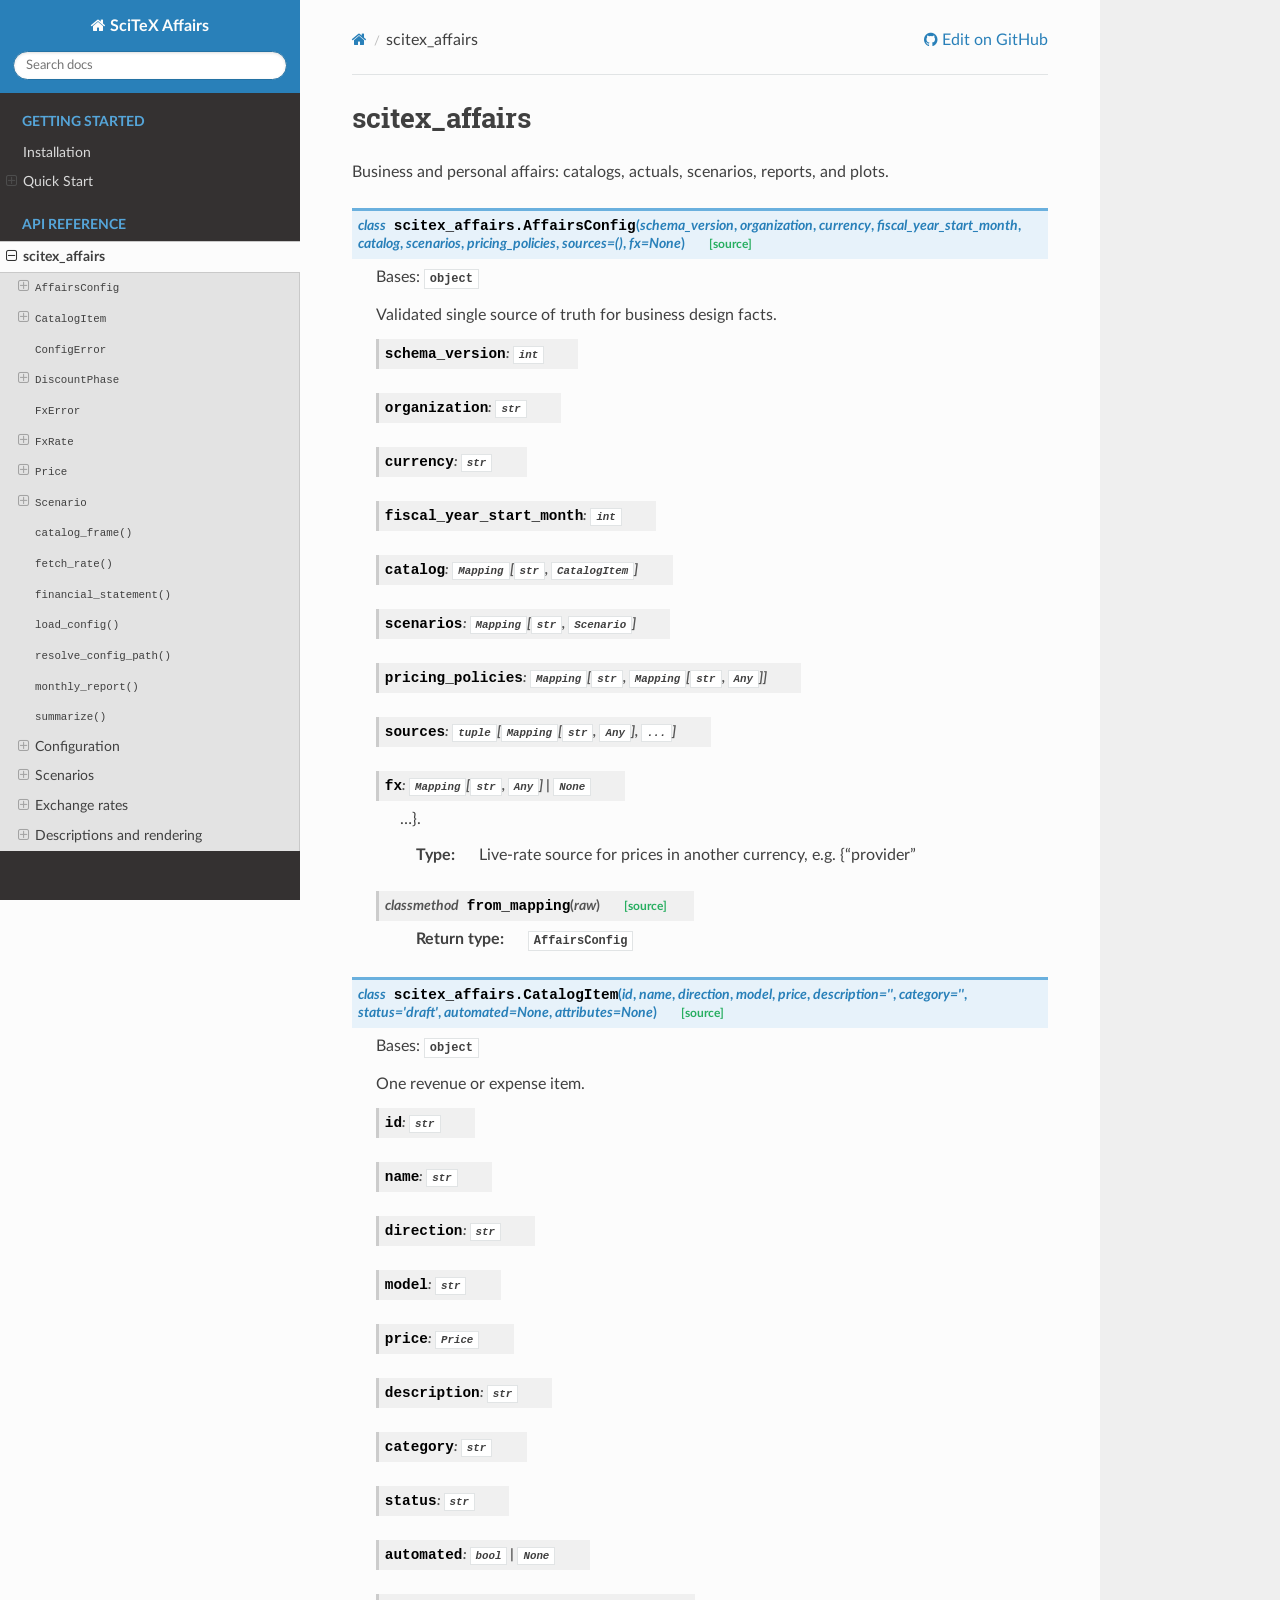
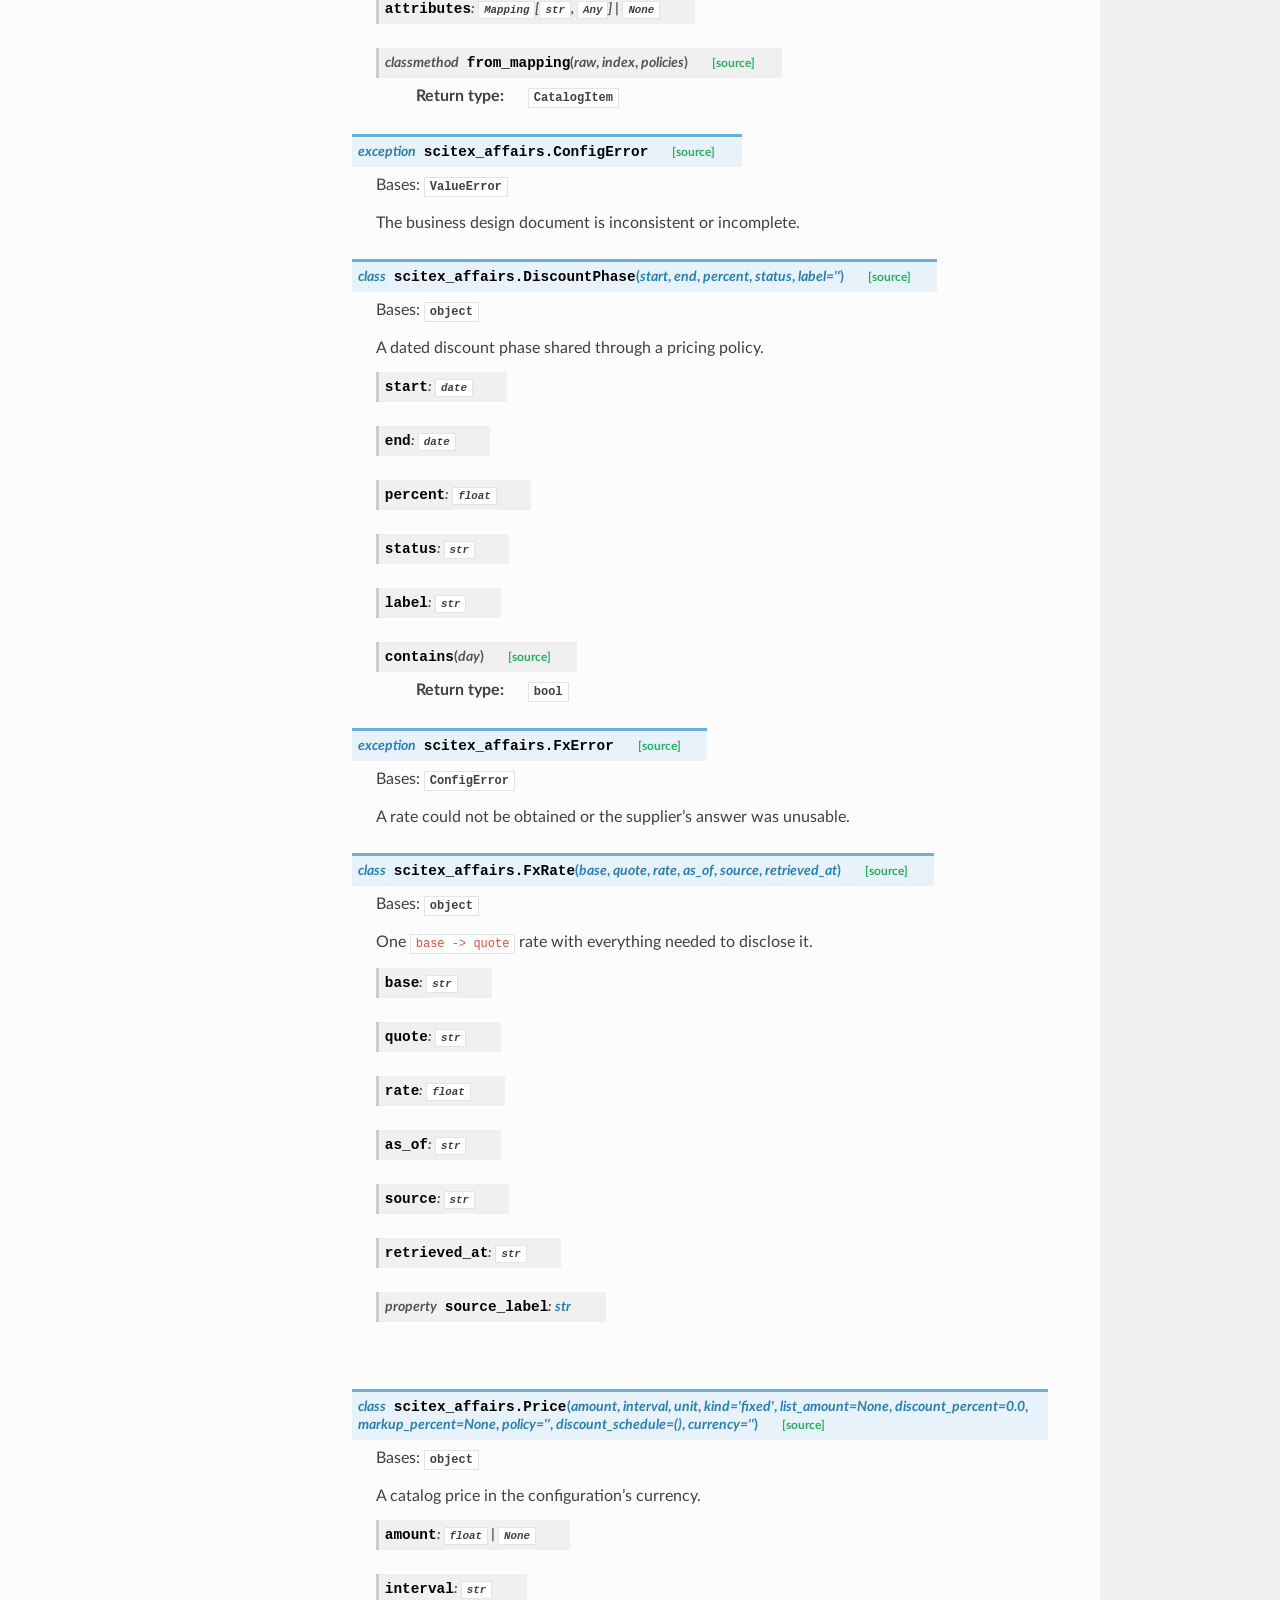
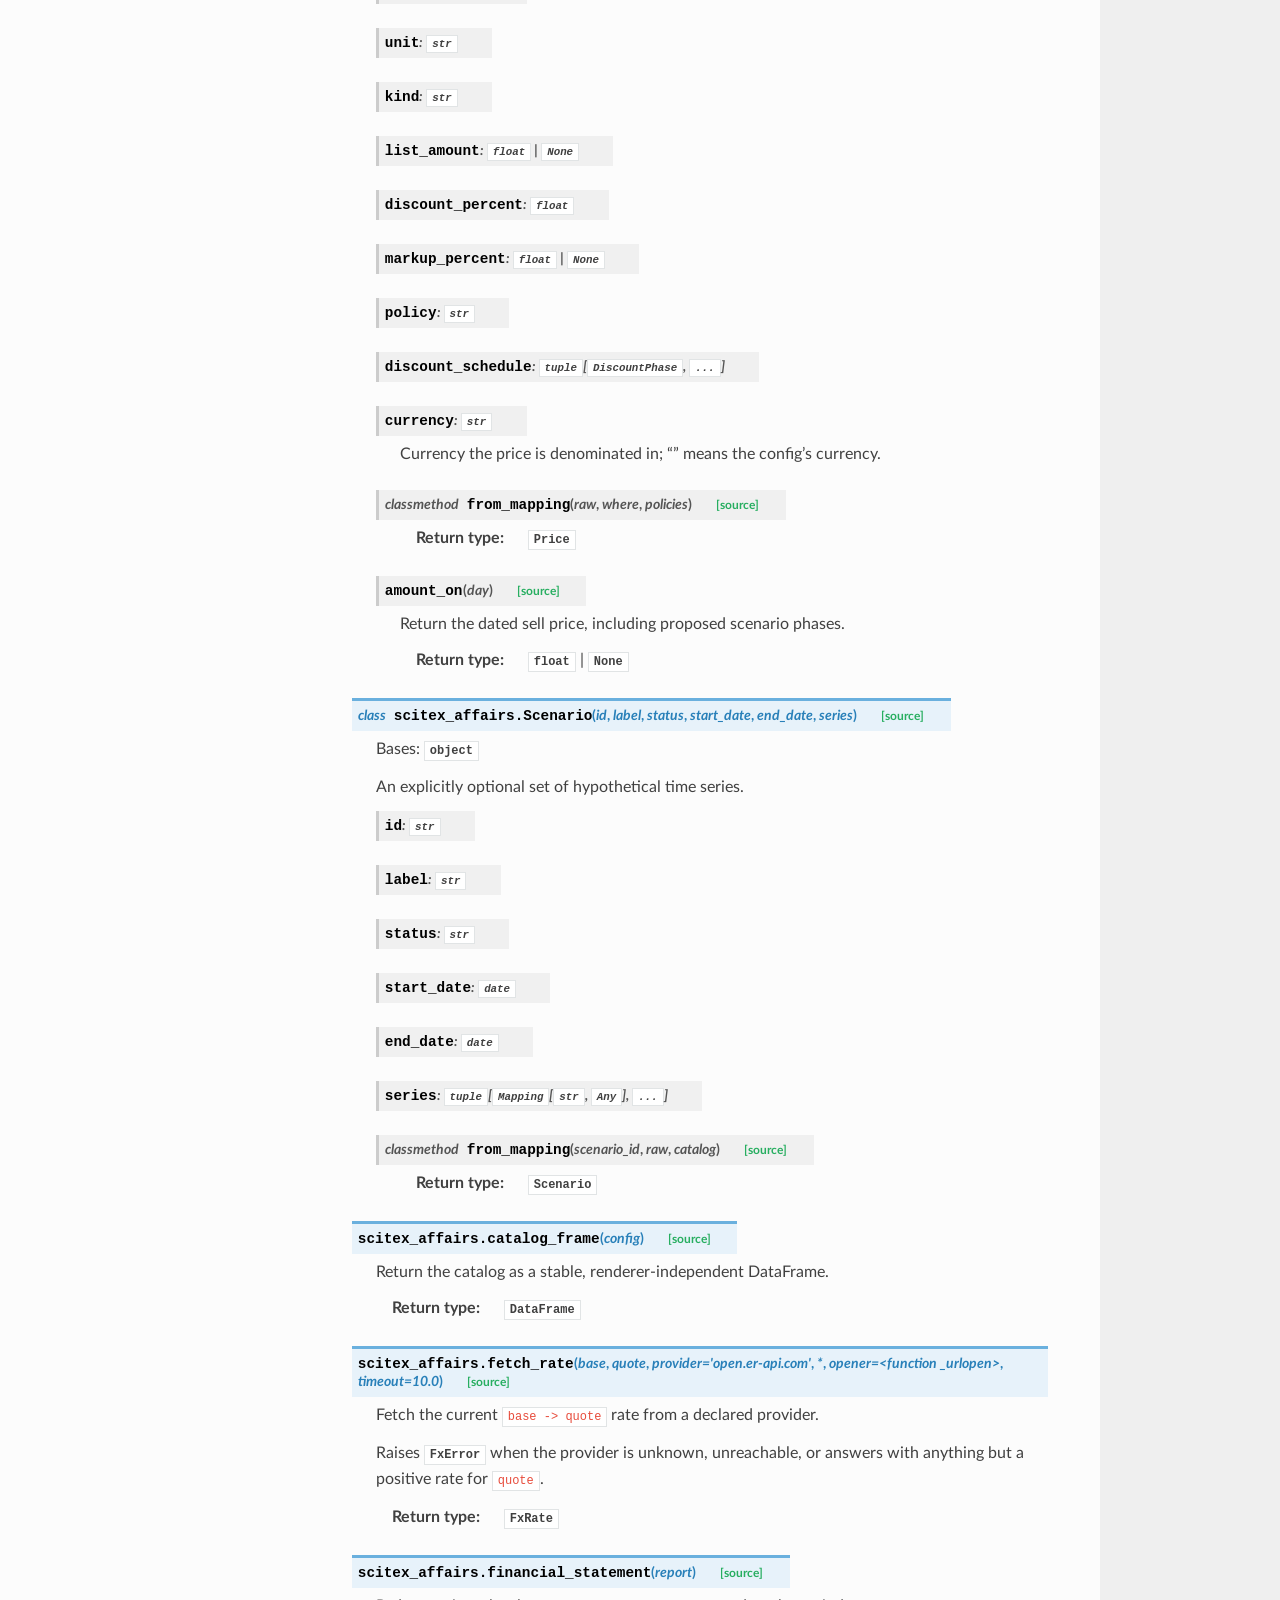
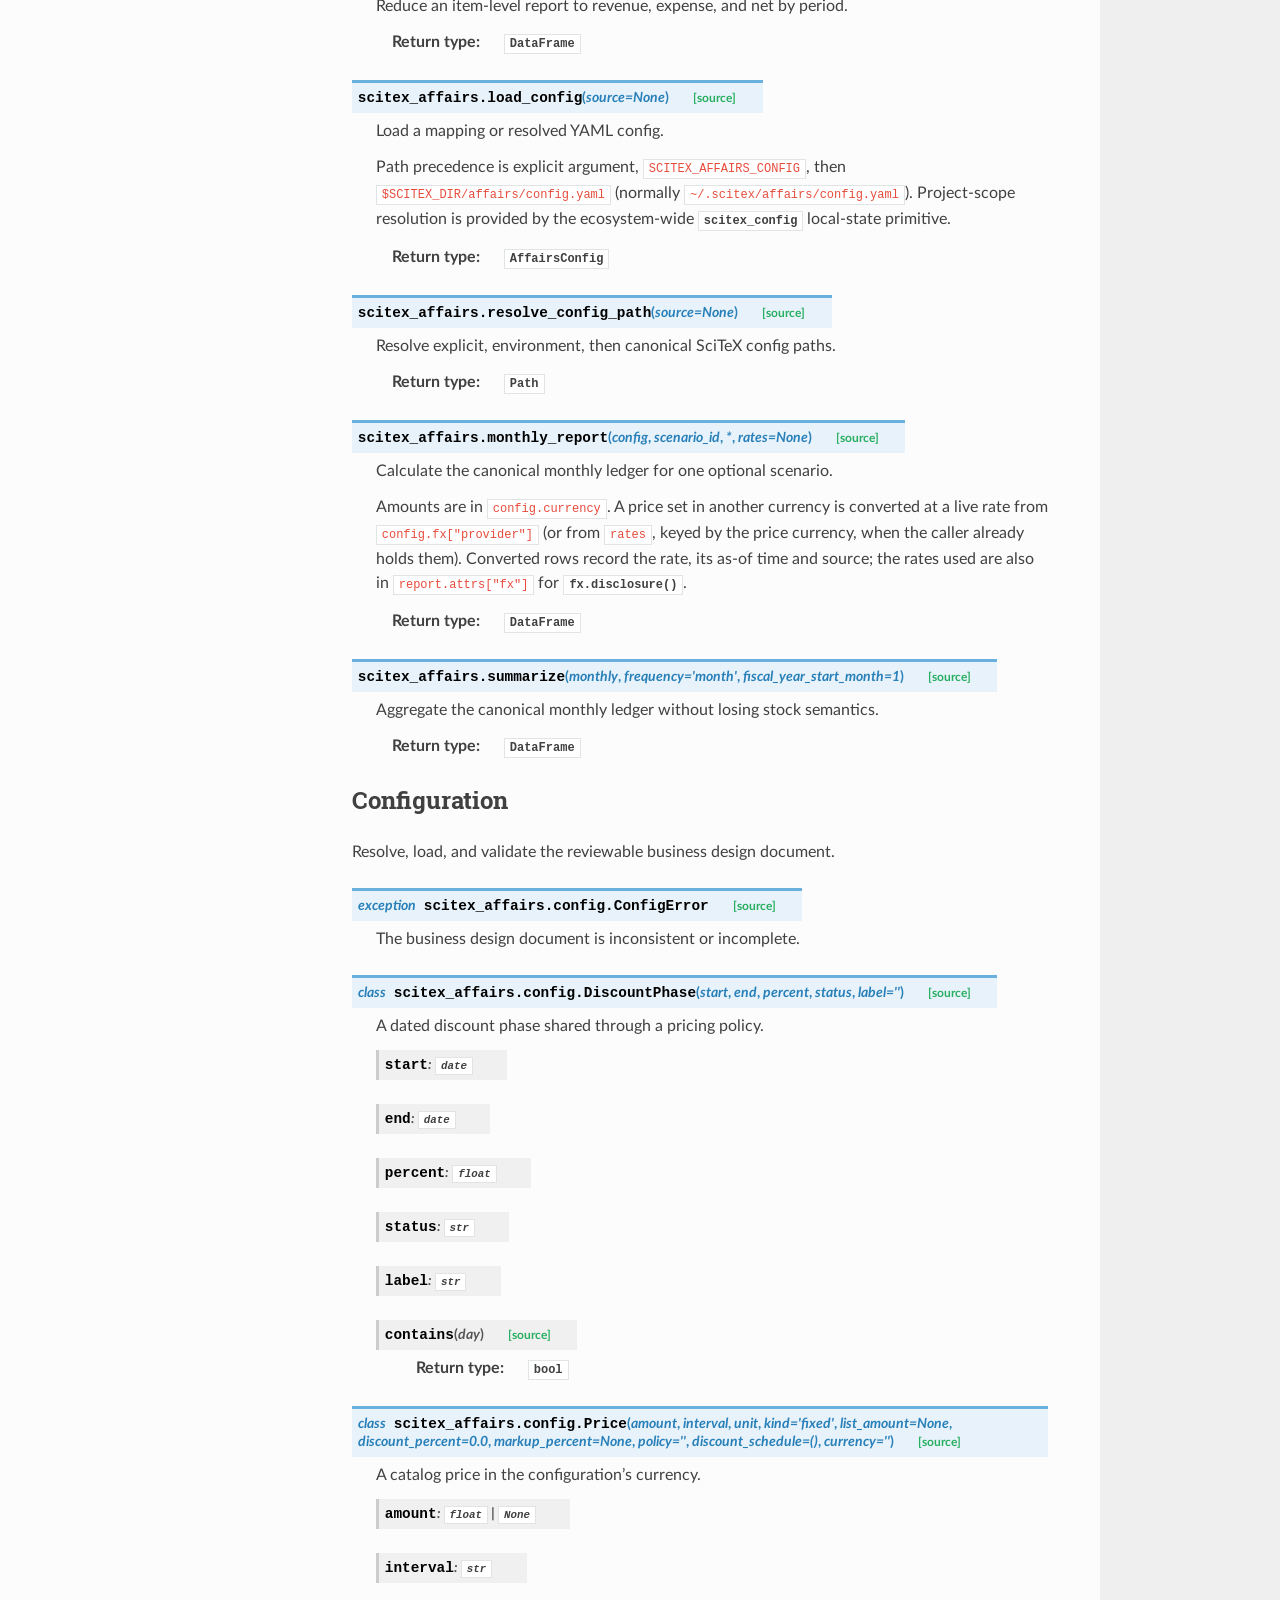
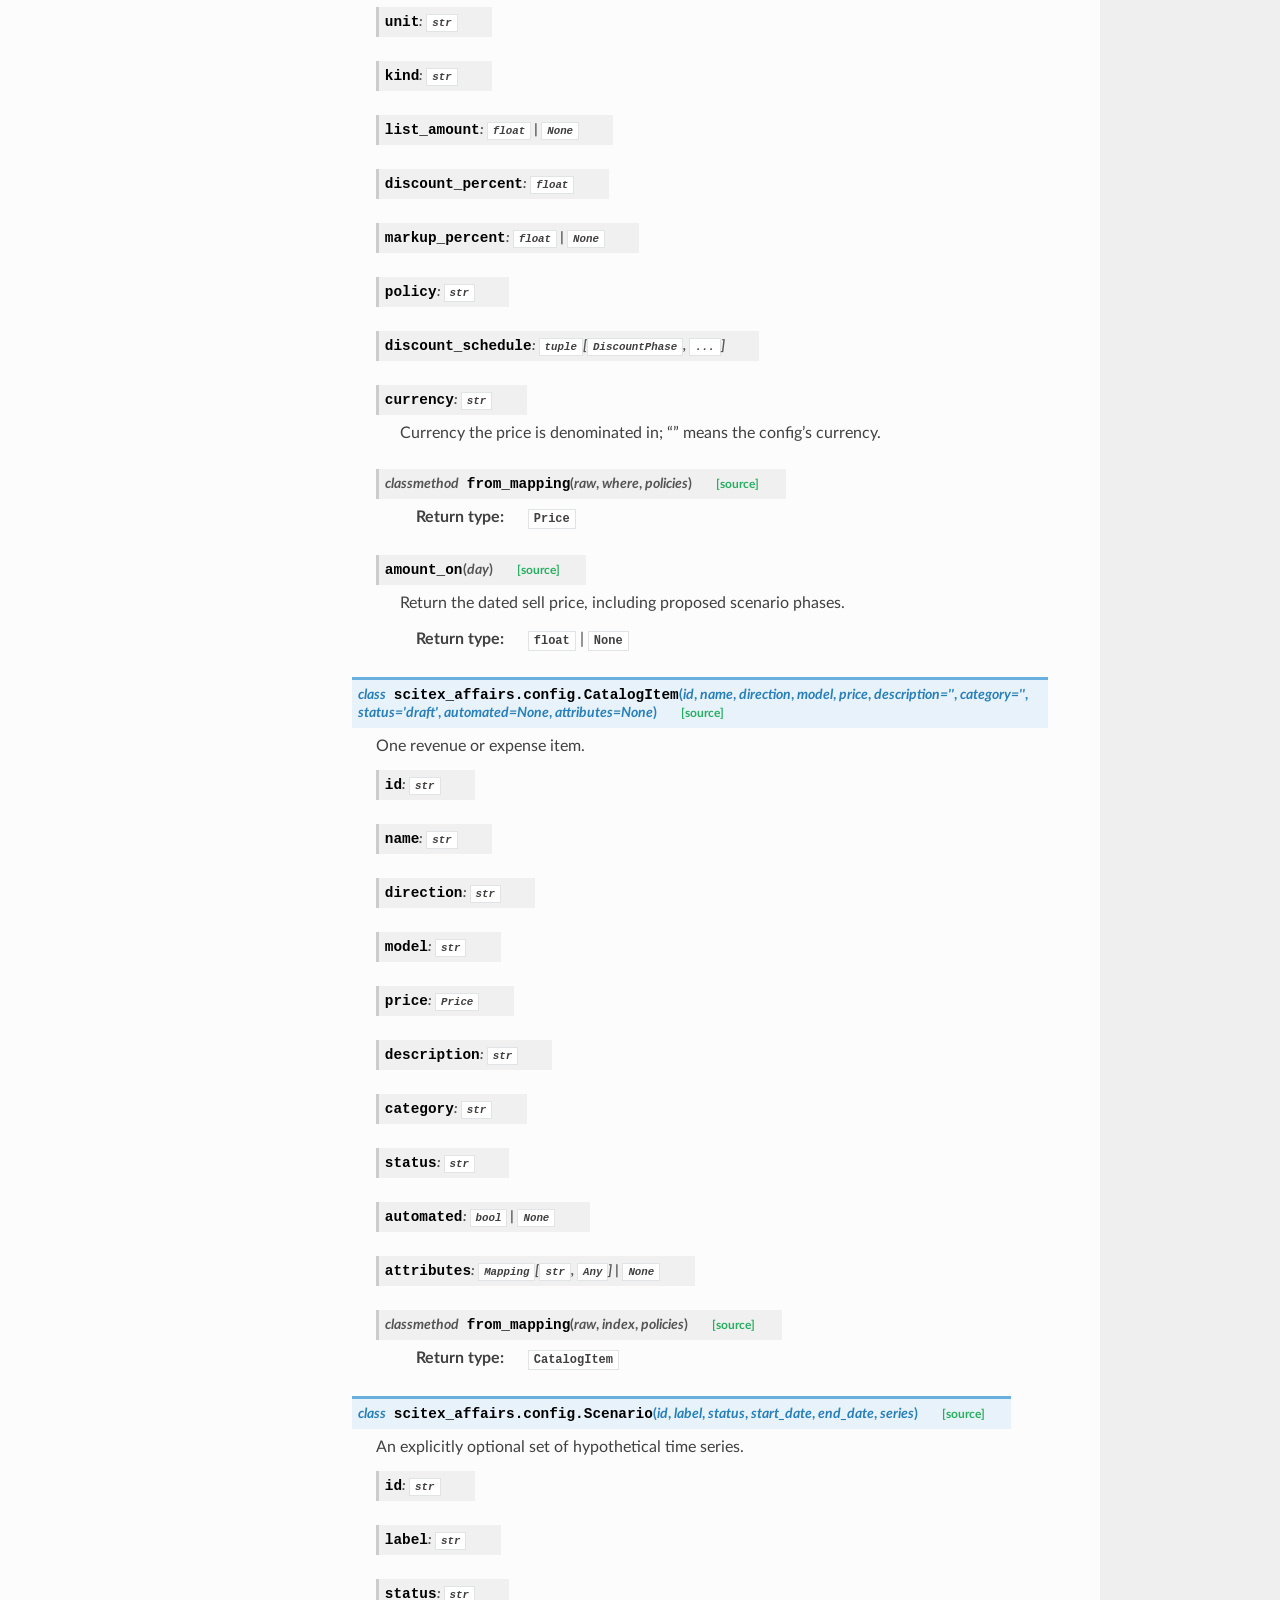
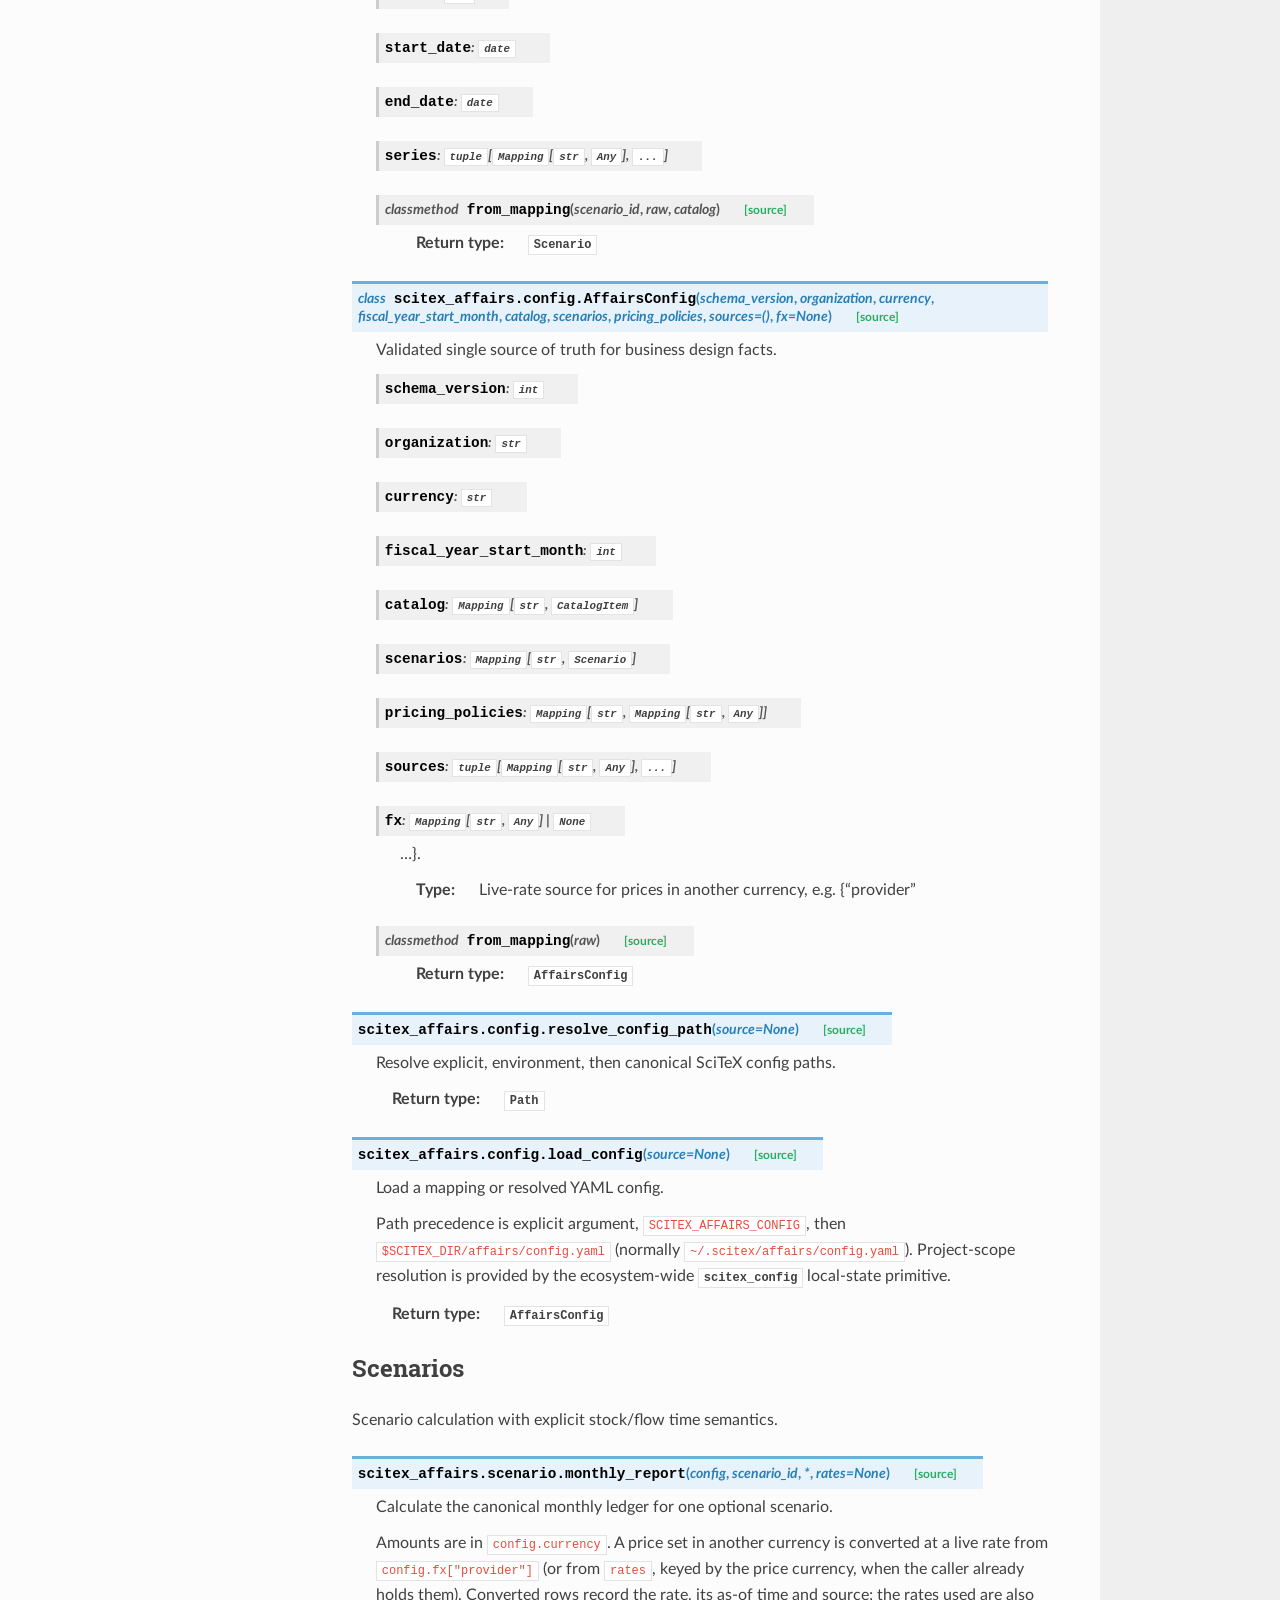
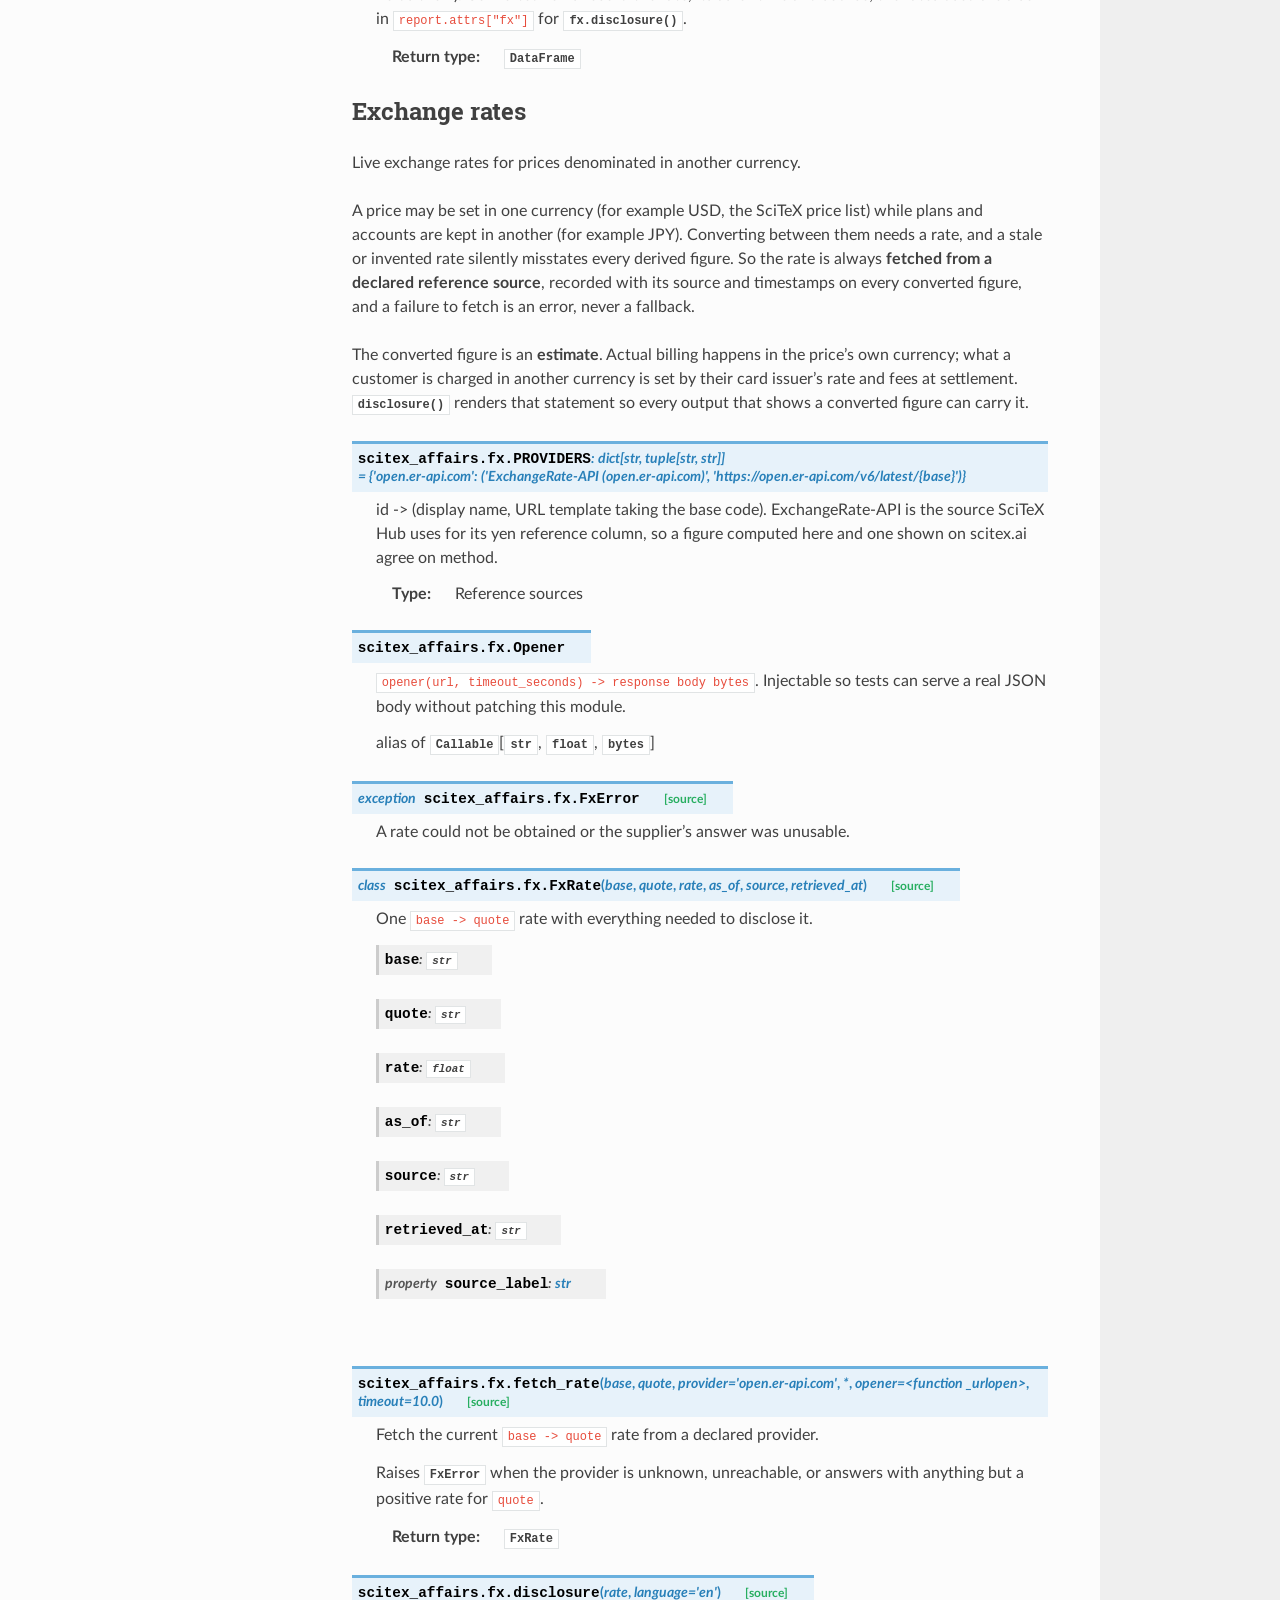
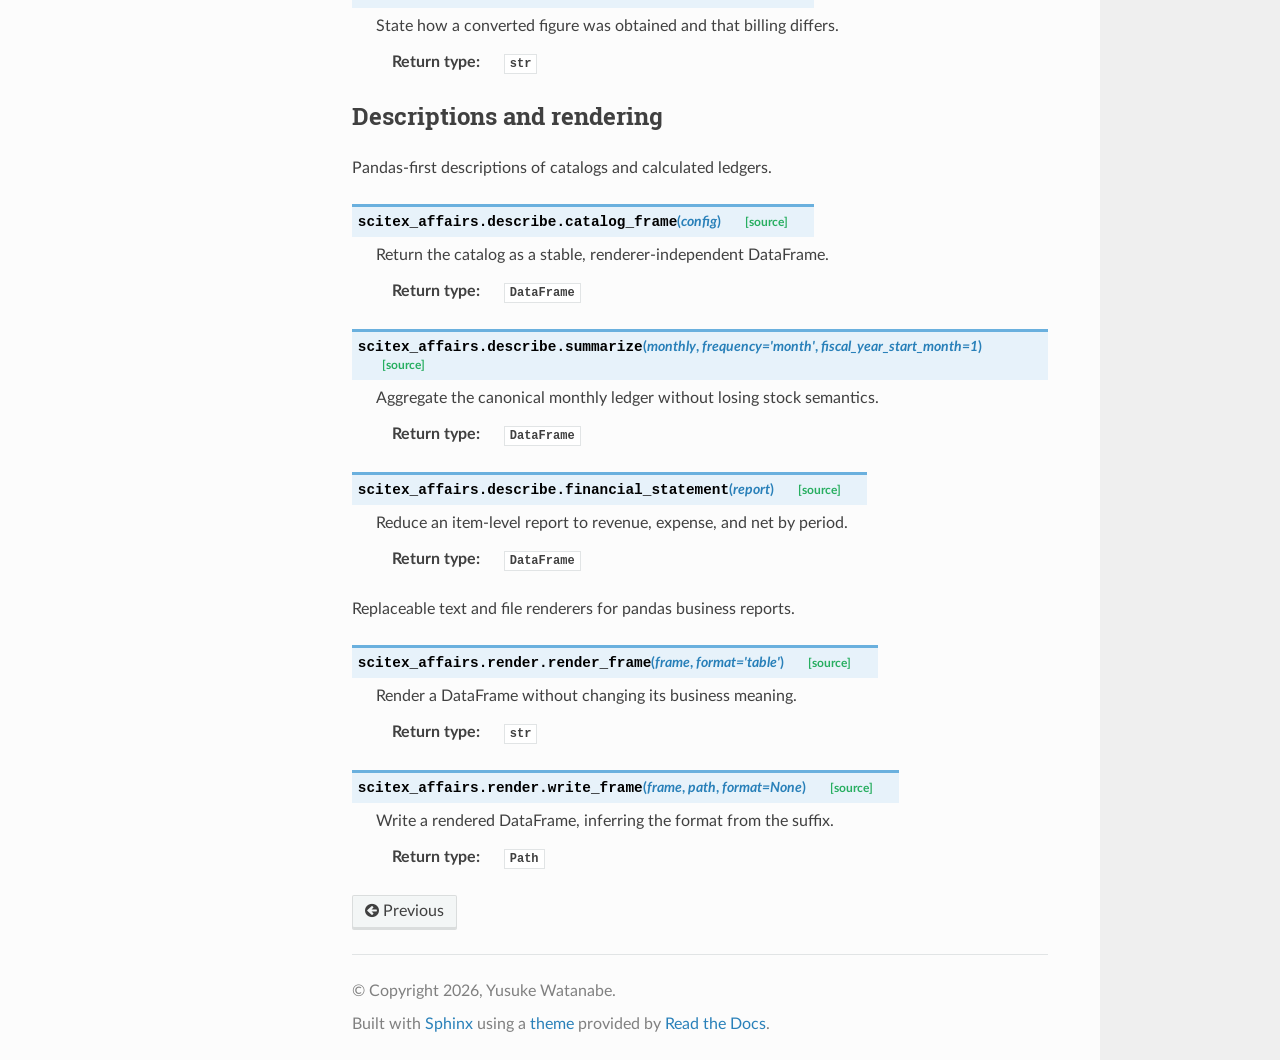
<file: src/scitex_affairs/_sphinx_html/api/scitex_affairs.html>
<!DOCTYPE html>
<html class="writer-html5" lang="en" data-content_root="../">
<head>
  <meta charset="utf-8" /><meta name="generator" content="Docutils 0.19: https://docutils.sourceforge.io/" />

  <meta name="viewport" content="width=device-width, initial-scale=1.0" />
  <title>scitex_affairs &mdash; SciTeX Affairs v0.1.0</title>
      <link rel="stylesheet" type="text/css" href="../_static/pygments.css?v=b86133f3" />
      <link rel="stylesheet" type="text/css" href="../_static/css/theme.css?v=9edc463e" />
      <link rel="stylesheet" type="text/css" href="../_static/copybutton.css?v=76b2166b" />

  
      <script src="../_static/jquery.js?v=5d32c60e"></script>
      <script src="../_static/_sphinx_javascript_frameworks_compat.js?v=2cd50e6c"></script>
      <script src="../_static/documentation_options.js?v=01f34227"></script>
      <script src="../_static/doctools.js?v=9a2dae69"></script>
      <script src="../_static/sphinx_highlight.js?v=dc90522c"></script>
      <script src="../_static/clipboard.min.js?v=a7894cd8"></script>
      <script src="../_static/copybutton.js?v=f281be69"></script>
    <script src="../_static/js/theme.js"></script>
    <link rel="index" title="Index" href="../genindex.html" />
    <link rel="search" title="Search" href="../search.html" />
    <link rel="prev" title="Quick Start" href="../quickstart.html" /> 
</head>

<body class="wy-body-for-nav"> 
  <div class="wy-grid-for-nav">
    <nav data-toggle="wy-nav-shift" class="wy-nav-side">
      <div class="wy-side-scroll">
        <div class="wy-side-nav-search" >

          
          
          <a href="../index.html" class="icon icon-home">
            SciTeX Affairs
          </a>
<div role="search">
  <form id="rtd-search-form" class="wy-form" action="../search.html" method="get">
    <input type="text" name="q" placeholder="Search docs" aria-label="Search docs" />
    <input type="hidden" name="check_keywords" value="yes" />
    <input type="hidden" name="area" value="default" />
  </form>
</div>
        </div><div class="wy-menu wy-menu-vertical" data-spy="affix" role="navigation" aria-label="Navigation menu">
              <p class="caption" role="heading"><span class="caption-text">Getting Started</span></p>
<ul>
<li class="toctree-l1"><a class="reference internal" href="../installation.html">Installation</a></li>
<li class="toctree-l1"><a class="reference internal" href="../quickstart.html">Quick Start</a><ul>
<li class="toctree-l2"><a class="reference internal" href="../quickstart.html#configuration">Configuration</a></li>
<li class="toctree-l2"><a class="reference internal" href="../quickstart.html#command-line">Command line</a></li>
<li class="toctree-l2"><a class="reference internal" href="../quickstart.html#python">Python</a></li>
<li class="toctree-l2"><a class="reference internal" href="../quickstart.html#prices-in-another-currency">Prices in another currency</a></li>
<li class="toctree-l2"><a class="reference internal" href="../quickstart.html#actual-observations">Actual observations</a></li>
</ul>
</li>
</ul>
<p class="caption" role="heading"><span class="caption-text">API Reference</span></p>
<ul class="current">
<li class="toctree-l1 current"><a class="current reference internal" href="#">scitex_affairs</a><ul>
<li class="toctree-l2"><a class="reference internal" href="#scitex_affairs.AffairsConfig"><code class="docutils literal notranslate"><span class="pre">AffairsConfig</span></code></a><ul>
<li class="toctree-l3"><a class="reference internal" href="#scitex_affairs.AffairsConfig.schema_version"><code class="docutils literal notranslate"><span class="pre">AffairsConfig.schema_version</span></code></a></li>
<li class="toctree-l3"><a class="reference internal" href="#scitex_affairs.AffairsConfig.organization"><code class="docutils literal notranslate"><span class="pre">AffairsConfig.organization</span></code></a></li>
<li class="toctree-l3"><a class="reference internal" href="#scitex_affairs.AffairsConfig.currency"><code class="docutils literal notranslate"><span class="pre">AffairsConfig.currency</span></code></a></li>
<li class="toctree-l3"><a class="reference internal" href="#scitex_affairs.AffairsConfig.fiscal_year_start_month"><code class="docutils literal notranslate"><span class="pre">AffairsConfig.fiscal_year_start_month</span></code></a></li>
<li class="toctree-l3"><a class="reference internal" href="#scitex_affairs.AffairsConfig.catalog"><code class="docutils literal notranslate"><span class="pre">AffairsConfig.catalog</span></code></a></li>
<li class="toctree-l3"><a class="reference internal" href="#scitex_affairs.AffairsConfig.scenarios"><code class="docutils literal notranslate"><span class="pre">AffairsConfig.scenarios</span></code></a></li>
<li class="toctree-l3"><a class="reference internal" href="#scitex_affairs.AffairsConfig.pricing_policies"><code class="docutils literal notranslate"><span class="pre">AffairsConfig.pricing_policies</span></code></a></li>
<li class="toctree-l3"><a class="reference internal" href="#scitex_affairs.AffairsConfig.sources"><code class="docutils literal notranslate"><span class="pre">AffairsConfig.sources</span></code></a></li>
<li class="toctree-l3"><a class="reference internal" href="#scitex_affairs.AffairsConfig.fx"><code class="docutils literal notranslate"><span class="pre">AffairsConfig.fx</span></code></a></li>
<li class="toctree-l3"><a class="reference internal" href="#scitex_affairs.AffairsConfig.from_mapping"><code class="docutils literal notranslate"><span class="pre">AffairsConfig.from_mapping()</span></code></a></li>
</ul>
</li>
<li class="toctree-l2"><a class="reference internal" href="#scitex_affairs.CatalogItem"><code class="docutils literal notranslate"><span class="pre">CatalogItem</span></code></a><ul>
<li class="toctree-l3"><a class="reference internal" href="#scitex_affairs.CatalogItem.id"><code class="docutils literal notranslate"><span class="pre">CatalogItem.id</span></code></a></li>
<li class="toctree-l3"><a class="reference internal" href="#scitex_affairs.CatalogItem.name"><code class="docutils literal notranslate"><span class="pre">CatalogItem.name</span></code></a></li>
<li class="toctree-l3"><a class="reference internal" href="#scitex_affairs.CatalogItem.direction"><code class="docutils literal notranslate"><span class="pre">CatalogItem.direction</span></code></a></li>
<li class="toctree-l3"><a class="reference internal" href="#scitex_affairs.CatalogItem.model"><code class="docutils literal notranslate"><span class="pre">CatalogItem.model</span></code></a></li>
<li class="toctree-l3"><a class="reference internal" href="#scitex_affairs.CatalogItem.price"><code class="docutils literal notranslate"><span class="pre">CatalogItem.price</span></code></a></li>
<li class="toctree-l3"><a class="reference internal" href="#scitex_affairs.CatalogItem.description"><code class="docutils literal notranslate"><span class="pre">CatalogItem.description</span></code></a></li>
<li class="toctree-l3"><a class="reference internal" href="#scitex_affairs.CatalogItem.category"><code class="docutils literal notranslate"><span class="pre">CatalogItem.category</span></code></a></li>
<li class="toctree-l3"><a class="reference internal" href="#scitex_affairs.CatalogItem.status"><code class="docutils literal notranslate"><span class="pre">CatalogItem.status</span></code></a></li>
<li class="toctree-l3"><a class="reference internal" href="#scitex_affairs.CatalogItem.automated"><code class="docutils literal notranslate"><span class="pre">CatalogItem.automated</span></code></a></li>
<li class="toctree-l3"><a class="reference internal" href="#scitex_affairs.CatalogItem.attributes"><code class="docutils literal notranslate"><span class="pre">CatalogItem.attributes</span></code></a></li>
<li class="toctree-l3"><a class="reference internal" href="#scitex_affairs.CatalogItem.from_mapping"><code class="docutils literal notranslate"><span class="pre">CatalogItem.from_mapping()</span></code></a></li>
</ul>
</li>
<li class="toctree-l2"><a class="reference internal" href="#scitex_affairs.ConfigError"><code class="docutils literal notranslate"><span class="pre">ConfigError</span></code></a></li>
<li class="toctree-l2"><a class="reference internal" href="#scitex_affairs.DiscountPhase"><code class="docutils literal notranslate"><span class="pre">DiscountPhase</span></code></a><ul>
<li class="toctree-l3"><a class="reference internal" href="#scitex_affairs.DiscountPhase.start"><code class="docutils literal notranslate"><span class="pre">DiscountPhase.start</span></code></a></li>
<li class="toctree-l3"><a class="reference internal" href="#scitex_affairs.DiscountPhase.end"><code class="docutils literal notranslate"><span class="pre">DiscountPhase.end</span></code></a></li>
<li class="toctree-l3"><a class="reference internal" href="#scitex_affairs.DiscountPhase.percent"><code class="docutils literal notranslate"><span class="pre">DiscountPhase.percent</span></code></a></li>
<li class="toctree-l3"><a class="reference internal" href="#scitex_affairs.DiscountPhase.status"><code class="docutils literal notranslate"><span class="pre">DiscountPhase.status</span></code></a></li>
<li class="toctree-l3"><a class="reference internal" href="#scitex_affairs.DiscountPhase.label"><code class="docutils literal notranslate"><span class="pre">DiscountPhase.label</span></code></a></li>
<li class="toctree-l3"><a class="reference internal" href="#scitex_affairs.DiscountPhase.contains"><code class="docutils literal notranslate"><span class="pre">DiscountPhase.contains()</span></code></a></li>
</ul>
</li>
<li class="toctree-l2"><a class="reference internal" href="#scitex_affairs.FxError"><code class="docutils literal notranslate"><span class="pre">FxError</span></code></a></li>
<li class="toctree-l2"><a class="reference internal" href="#scitex_affairs.FxRate"><code class="docutils literal notranslate"><span class="pre">FxRate</span></code></a><ul>
<li class="toctree-l3"><a class="reference internal" href="#scitex_affairs.FxRate.base"><code class="docutils literal notranslate"><span class="pre">FxRate.base</span></code></a></li>
<li class="toctree-l3"><a class="reference internal" href="#scitex_affairs.FxRate.quote"><code class="docutils literal notranslate"><span class="pre">FxRate.quote</span></code></a></li>
<li class="toctree-l3"><a class="reference internal" href="#scitex_affairs.FxRate.rate"><code class="docutils literal notranslate"><span class="pre">FxRate.rate</span></code></a></li>
<li class="toctree-l3"><a class="reference internal" href="#scitex_affairs.FxRate.as_of"><code class="docutils literal notranslate"><span class="pre">FxRate.as_of</span></code></a></li>
<li class="toctree-l3"><a class="reference internal" href="#scitex_affairs.FxRate.source"><code class="docutils literal notranslate"><span class="pre">FxRate.source</span></code></a></li>
<li class="toctree-l3"><a class="reference internal" href="#scitex_affairs.FxRate.retrieved_at"><code class="docutils literal notranslate"><span class="pre">FxRate.retrieved_at</span></code></a></li>
<li class="toctree-l3"><a class="reference internal" href="#scitex_affairs.FxRate.source_label"><code class="docutils literal notranslate"><span class="pre">FxRate.source_label</span></code></a></li>
</ul>
</li>
<li class="toctree-l2"><a class="reference internal" href="#scitex_affairs.Price"><code class="docutils literal notranslate"><span class="pre">Price</span></code></a><ul>
<li class="toctree-l3"><a class="reference internal" href="#scitex_affairs.Price.amount"><code class="docutils literal notranslate"><span class="pre">Price.amount</span></code></a></li>
<li class="toctree-l3"><a class="reference internal" href="#scitex_affairs.Price.interval"><code class="docutils literal notranslate"><span class="pre">Price.interval</span></code></a></li>
<li class="toctree-l3"><a class="reference internal" href="#scitex_affairs.Price.unit"><code class="docutils literal notranslate"><span class="pre">Price.unit</span></code></a></li>
<li class="toctree-l3"><a class="reference internal" href="#scitex_affairs.Price.kind"><code class="docutils literal notranslate"><span class="pre">Price.kind</span></code></a></li>
<li class="toctree-l3"><a class="reference internal" href="#scitex_affairs.Price.list_amount"><code class="docutils literal notranslate"><span class="pre">Price.list_amount</span></code></a></li>
<li class="toctree-l3"><a class="reference internal" href="#scitex_affairs.Price.discount_percent"><code class="docutils literal notranslate"><span class="pre">Price.discount_percent</span></code></a></li>
<li class="toctree-l3"><a class="reference internal" href="#scitex_affairs.Price.markup_percent"><code class="docutils literal notranslate"><span class="pre">Price.markup_percent</span></code></a></li>
<li class="toctree-l3"><a class="reference internal" href="#scitex_affairs.Price.policy"><code class="docutils literal notranslate"><span class="pre">Price.policy</span></code></a></li>
<li class="toctree-l3"><a class="reference internal" href="#scitex_affairs.Price.discount_schedule"><code class="docutils literal notranslate"><span class="pre">Price.discount_schedule</span></code></a></li>
<li class="toctree-l3"><a class="reference internal" href="#scitex_affairs.Price.currency"><code class="docutils literal notranslate"><span class="pre">Price.currency</span></code></a></li>
<li class="toctree-l3"><a class="reference internal" href="#scitex_affairs.Price.from_mapping"><code class="docutils literal notranslate"><span class="pre">Price.from_mapping()</span></code></a></li>
<li class="toctree-l3"><a class="reference internal" href="#scitex_affairs.Price.amount_on"><code class="docutils literal notranslate"><span class="pre">Price.amount_on()</span></code></a></li>
</ul>
</li>
<li class="toctree-l2"><a class="reference internal" href="#scitex_affairs.Scenario"><code class="docutils literal notranslate"><span class="pre">Scenario</span></code></a><ul>
<li class="toctree-l3"><a class="reference internal" href="#scitex_affairs.Scenario.id"><code class="docutils literal notranslate"><span class="pre">Scenario.id</span></code></a></li>
<li class="toctree-l3"><a class="reference internal" href="#scitex_affairs.Scenario.label"><code class="docutils literal notranslate"><span class="pre">Scenario.label</span></code></a></li>
<li class="toctree-l3"><a class="reference internal" href="#scitex_affairs.Scenario.status"><code class="docutils literal notranslate"><span class="pre">Scenario.status</span></code></a></li>
<li class="toctree-l3"><a class="reference internal" href="#scitex_affairs.Scenario.start_date"><code class="docutils literal notranslate"><span class="pre">Scenario.start_date</span></code></a></li>
<li class="toctree-l3"><a class="reference internal" href="#scitex_affairs.Scenario.end_date"><code class="docutils literal notranslate"><span class="pre">Scenario.end_date</span></code></a></li>
<li class="toctree-l3"><a class="reference internal" href="#scitex_affairs.Scenario.series"><code class="docutils literal notranslate"><span class="pre">Scenario.series</span></code></a></li>
<li class="toctree-l3"><a class="reference internal" href="#scitex_affairs.Scenario.from_mapping"><code class="docutils literal notranslate"><span class="pre">Scenario.from_mapping()</span></code></a></li>
</ul>
</li>
<li class="toctree-l2"><a class="reference internal" href="#scitex_affairs.catalog_frame"><code class="docutils literal notranslate"><span class="pre">catalog_frame()</span></code></a></li>
<li class="toctree-l2"><a class="reference internal" href="#scitex_affairs.fetch_rate"><code class="docutils literal notranslate"><span class="pre">fetch_rate()</span></code></a></li>
<li class="toctree-l2"><a class="reference internal" href="#scitex_affairs.financial_statement"><code class="docutils literal notranslate"><span class="pre">financial_statement()</span></code></a></li>
<li class="toctree-l2"><a class="reference internal" href="#scitex_affairs.load_config"><code class="docutils literal notranslate"><span class="pre">load_config()</span></code></a></li>
<li class="toctree-l2"><a class="reference internal" href="#scitex_affairs.resolve_config_path"><code class="docutils literal notranslate"><span class="pre">resolve_config_path()</span></code></a></li>
<li class="toctree-l2"><a class="reference internal" href="#scitex_affairs.monthly_report"><code class="docutils literal notranslate"><span class="pre">monthly_report()</span></code></a></li>
<li class="toctree-l2"><a class="reference internal" href="#scitex_affairs.summarize"><code class="docutils literal notranslate"><span class="pre">summarize()</span></code></a></li>
<li class="toctree-l2"><a class="reference internal" href="#module-scitex_affairs.config">Configuration</a><ul>
<li class="toctree-l3"><a class="reference internal" href="#scitex_affairs.config.ConfigError"><code class="docutils literal notranslate"><span class="pre">ConfigError</span></code></a></li>
<li class="toctree-l3"><a class="reference internal" href="#scitex_affairs.config.DiscountPhase"><code class="docutils literal notranslate"><span class="pre">DiscountPhase</span></code></a><ul>
<li class="toctree-l4"><a class="reference internal" href="#scitex_affairs.config.DiscountPhase.start"><code class="docutils literal notranslate"><span class="pre">DiscountPhase.start</span></code></a></li>
<li class="toctree-l4"><a class="reference internal" href="#scitex_affairs.config.DiscountPhase.end"><code class="docutils literal notranslate"><span class="pre">DiscountPhase.end</span></code></a></li>
<li class="toctree-l4"><a class="reference internal" href="#scitex_affairs.config.DiscountPhase.percent"><code class="docutils literal notranslate"><span class="pre">DiscountPhase.percent</span></code></a></li>
<li class="toctree-l4"><a class="reference internal" href="#scitex_affairs.config.DiscountPhase.status"><code class="docutils literal notranslate"><span class="pre">DiscountPhase.status</span></code></a></li>
<li class="toctree-l4"><a class="reference internal" href="#scitex_affairs.config.DiscountPhase.label"><code class="docutils literal notranslate"><span class="pre">DiscountPhase.label</span></code></a></li>
<li class="toctree-l4"><a class="reference internal" href="#scitex_affairs.config.DiscountPhase.contains"><code class="docutils literal notranslate"><span class="pre">DiscountPhase.contains()</span></code></a></li>
</ul>
</li>
<li class="toctree-l3"><a class="reference internal" href="#scitex_affairs.config.Price"><code class="docutils literal notranslate"><span class="pre">Price</span></code></a><ul>
<li class="toctree-l4"><a class="reference internal" href="#scitex_affairs.config.Price.amount"><code class="docutils literal notranslate"><span class="pre">Price.amount</span></code></a></li>
<li class="toctree-l4"><a class="reference internal" href="#scitex_affairs.config.Price.interval"><code class="docutils literal notranslate"><span class="pre">Price.interval</span></code></a></li>
<li class="toctree-l4"><a class="reference internal" href="#scitex_affairs.config.Price.unit"><code class="docutils literal notranslate"><span class="pre">Price.unit</span></code></a></li>
<li class="toctree-l4"><a class="reference internal" href="#scitex_affairs.config.Price.kind"><code class="docutils literal notranslate"><span class="pre">Price.kind</span></code></a></li>
<li class="toctree-l4"><a class="reference internal" href="#scitex_affairs.config.Price.list_amount"><code class="docutils literal notranslate"><span class="pre">Price.list_amount</span></code></a></li>
<li class="toctree-l4"><a class="reference internal" href="#scitex_affairs.config.Price.discount_percent"><code class="docutils literal notranslate"><span class="pre">Price.discount_percent</span></code></a></li>
<li class="toctree-l4"><a class="reference internal" href="#scitex_affairs.config.Price.markup_percent"><code class="docutils literal notranslate"><span class="pre">Price.markup_percent</span></code></a></li>
<li class="toctree-l4"><a class="reference internal" href="#scitex_affairs.config.Price.policy"><code class="docutils literal notranslate"><span class="pre">Price.policy</span></code></a></li>
<li class="toctree-l4"><a class="reference internal" href="#scitex_affairs.config.Price.discount_schedule"><code class="docutils literal notranslate"><span class="pre">Price.discount_schedule</span></code></a></li>
<li class="toctree-l4"><a class="reference internal" href="#scitex_affairs.config.Price.currency"><code class="docutils literal notranslate"><span class="pre">Price.currency</span></code></a></li>
<li class="toctree-l4"><a class="reference internal" href="#scitex_affairs.config.Price.from_mapping"><code class="docutils literal notranslate"><span class="pre">Price.from_mapping()</span></code></a></li>
<li class="toctree-l4"><a class="reference internal" href="#scitex_affairs.config.Price.amount_on"><code class="docutils literal notranslate"><span class="pre">Price.amount_on()</span></code></a></li>
</ul>
</li>
<li class="toctree-l3"><a class="reference internal" href="#scitex_affairs.config.CatalogItem"><code class="docutils literal notranslate"><span class="pre">CatalogItem</span></code></a><ul>
<li class="toctree-l4"><a class="reference internal" href="#scitex_affairs.config.CatalogItem.id"><code class="docutils literal notranslate"><span class="pre">CatalogItem.id</span></code></a></li>
<li class="toctree-l4"><a class="reference internal" href="#scitex_affairs.config.CatalogItem.name"><code class="docutils literal notranslate"><span class="pre">CatalogItem.name</span></code></a></li>
<li class="toctree-l4"><a class="reference internal" href="#scitex_affairs.config.CatalogItem.direction"><code class="docutils literal notranslate"><span class="pre">CatalogItem.direction</span></code></a></li>
<li class="toctree-l4"><a class="reference internal" href="#scitex_affairs.config.CatalogItem.model"><code class="docutils literal notranslate"><span class="pre">CatalogItem.model</span></code></a></li>
<li class="toctree-l4"><a class="reference internal" href="#scitex_affairs.config.CatalogItem.price"><code class="docutils literal notranslate"><span class="pre">CatalogItem.price</span></code></a></li>
<li class="toctree-l4"><a class="reference internal" href="#scitex_affairs.config.CatalogItem.description"><code class="docutils literal notranslate"><span class="pre">CatalogItem.description</span></code></a></li>
<li class="toctree-l4"><a class="reference internal" href="#scitex_affairs.config.CatalogItem.category"><code class="docutils literal notranslate"><span class="pre">CatalogItem.category</span></code></a></li>
<li class="toctree-l4"><a class="reference internal" href="#scitex_affairs.config.CatalogItem.status"><code class="docutils literal notranslate"><span class="pre">CatalogItem.status</span></code></a></li>
<li class="toctree-l4"><a class="reference internal" href="#scitex_affairs.config.CatalogItem.automated"><code class="docutils literal notranslate"><span class="pre">CatalogItem.automated</span></code></a></li>
<li class="toctree-l4"><a class="reference internal" href="#scitex_affairs.config.CatalogItem.attributes"><code class="docutils literal notranslate"><span class="pre">CatalogItem.attributes</span></code></a></li>
<li class="toctree-l4"><a class="reference internal" href="#scitex_affairs.config.CatalogItem.from_mapping"><code class="docutils literal notranslate"><span class="pre">CatalogItem.from_mapping()</span></code></a></li>
</ul>
</li>
<li class="toctree-l3"><a class="reference internal" href="#scitex_affairs.config.Scenario"><code class="docutils literal notranslate"><span class="pre">Scenario</span></code></a><ul>
<li class="toctree-l4"><a class="reference internal" href="#scitex_affairs.config.Scenario.id"><code class="docutils literal notranslate"><span class="pre">Scenario.id</span></code></a></li>
<li class="toctree-l4"><a class="reference internal" href="#scitex_affairs.config.Scenario.label"><code class="docutils literal notranslate"><span class="pre">Scenario.label</span></code></a></li>
<li class="toctree-l4"><a class="reference internal" href="#scitex_affairs.config.Scenario.status"><code class="docutils literal notranslate"><span class="pre">Scenario.status</span></code></a></li>
<li class="toctree-l4"><a class="reference internal" href="#scitex_affairs.config.Scenario.start_date"><code class="docutils literal notranslate"><span class="pre">Scenario.start_date</span></code></a></li>
<li class="toctree-l4"><a class="reference internal" href="#scitex_affairs.config.Scenario.end_date"><code class="docutils literal notranslate"><span class="pre">Scenario.end_date</span></code></a></li>
<li class="toctree-l4"><a class="reference internal" href="#scitex_affairs.config.Scenario.series"><code class="docutils literal notranslate"><span class="pre">Scenario.series</span></code></a></li>
<li class="toctree-l4"><a class="reference internal" href="#scitex_affairs.config.Scenario.from_mapping"><code class="docutils literal notranslate"><span class="pre">Scenario.from_mapping()</span></code></a></li>
</ul>
</li>
<li class="toctree-l3"><a class="reference internal" href="#scitex_affairs.config.AffairsConfig"><code class="docutils literal notranslate"><span class="pre">AffairsConfig</span></code></a><ul>
<li class="toctree-l4"><a class="reference internal" href="#scitex_affairs.config.AffairsConfig.schema_version"><code class="docutils literal notranslate"><span class="pre">AffairsConfig.schema_version</span></code></a></li>
<li class="toctree-l4"><a class="reference internal" href="#scitex_affairs.config.AffairsConfig.organization"><code class="docutils literal notranslate"><span class="pre">AffairsConfig.organization</span></code></a></li>
<li class="toctree-l4"><a class="reference internal" href="#scitex_affairs.config.AffairsConfig.currency"><code class="docutils literal notranslate"><span class="pre">AffairsConfig.currency</span></code></a></li>
<li class="toctree-l4"><a class="reference internal" href="#scitex_affairs.config.AffairsConfig.fiscal_year_start_month"><code class="docutils literal notranslate"><span class="pre">AffairsConfig.fiscal_year_start_month</span></code></a></li>
<li class="toctree-l4"><a class="reference internal" href="#scitex_affairs.config.AffairsConfig.catalog"><code class="docutils literal notranslate"><span class="pre">AffairsConfig.catalog</span></code></a></li>
<li class="toctree-l4"><a class="reference internal" href="#scitex_affairs.config.AffairsConfig.scenarios"><code class="docutils literal notranslate"><span class="pre">AffairsConfig.scenarios</span></code></a></li>
<li class="toctree-l4"><a class="reference internal" href="#scitex_affairs.config.AffairsConfig.pricing_policies"><code class="docutils literal notranslate"><span class="pre">AffairsConfig.pricing_policies</span></code></a></li>
<li class="toctree-l4"><a class="reference internal" href="#scitex_affairs.config.AffairsConfig.sources"><code class="docutils literal notranslate"><span class="pre">AffairsConfig.sources</span></code></a></li>
<li class="toctree-l4"><a class="reference internal" href="#scitex_affairs.config.AffairsConfig.fx"><code class="docutils literal notranslate"><span class="pre">AffairsConfig.fx</span></code></a></li>
<li class="toctree-l4"><a class="reference internal" href="#scitex_affairs.config.AffairsConfig.from_mapping"><code class="docutils literal notranslate"><span class="pre">AffairsConfig.from_mapping()</span></code></a></li>
</ul>
</li>
<li class="toctree-l3"><a class="reference internal" href="#scitex_affairs.config.resolve_config_path"><code class="docutils literal notranslate"><span class="pre">resolve_config_path()</span></code></a></li>
<li class="toctree-l3"><a class="reference internal" href="#scitex_affairs.config.load_config"><code class="docutils literal notranslate"><span class="pre">load_config()</span></code></a></li>
</ul>
</li>
<li class="toctree-l2"><a class="reference internal" href="#module-scitex_affairs.scenario">Scenarios</a><ul>
<li class="toctree-l3"><a class="reference internal" href="#scitex_affairs.scenario.monthly_report"><code class="docutils literal notranslate"><span class="pre">monthly_report()</span></code></a></li>
</ul>
</li>
<li class="toctree-l2"><a class="reference internal" href="#module-scitex_affairs.fx">Exchange rates</a><ul>
<li class="toctree-l3"><a class="reference internal" href="#scitex_affairs.fx.PROVIDERS"><code class="docutils literal notranslate"><span class="pre">PROVIDERS</span></code></a></li>
<li class="toctree-l3"><a class="reference internal" href="#scitex_affairs.fx.Opener"><code class="docutils literal notranslate"><span class="pre">Opener</span></code></a></li>
<li class="toctree-l3"><a class="reference internal" href="#scitex_affairs.fx.FxError"><code class="docutils literal notranslate"><span class="pre">FxError</span></code></a></li>
<li class="toctree-l3"><a class="reference internal" href="#scitex_affairs.fx.FxRate"><code class="docutils literal notranslate"><span class="pre">FxRate</span></code></a><ul>
<li class="toctree-l4"><a class="reference internal" href="#scitex_affairs.fx.FxRate.base"><code class="docutils literal notranslate"><span class="pre">FxRate.base</span></code></a></li>
<li class="toctree-l4"><a class="reference internal" href="#scitex_affairs.fx.FxRate.quote"><code class="docutils literal notranslate"><span class="pre">FxRate.quote</span></code></a></li>
<li class="toctree-l4"><a class="reference internal" href="#scitex_affairs.fx.FxRate.rate"><code class="docutils literal notranslate"><span class="pre">FxRate.rate</span></code></a></li>
<li class="toctree-l4"><a class="reference internal" href="#scitex_affairs.fx.FxRate.as_of"><code class="docutils literal notranslate"><span class="pre">FxRate.as_of</span></code></a></li>
<li class="toctree-l4"><a class="reference internal" href="#scitex_affairs.fx.FxRate.source"><code class="docutils literal notranslate"><span class="pre">FxRate.source</span></code></a></li>
<li class="toctree-l4"><a class="reference internal" href="#scitex_affairs.fx.FxRate.retrieved_at"><code class="docutils literal notranslate"><span class="pre">FxRate.retrieved_at</span></code></a></li>
<li class="toctree-l4"><a class="reference internal" href="#scitex_affairs.fx.FxRate.source_label"><code class="docutils literal notranslate"><span class="pre">FxRate.source_label</span></code></a></li>
</ul>
</li>
<li class="toctree-l3"><a class="reference internal" href="#scitex_affairs.fx.fetch_rate"><code class="docutils literal notranslate"><span class="pre">fetch_rate()</span></code></a></li>
<li class="toctree-l3"><a class="reference internal" href="#scitex_affairs.fx.disclosure"><code class="docutils literal notranslate"><span class="pre">disclosure()</span></code></a></li>
</ul>
</li>
<li class="toctree-l2"><a class="reference internal" href="#module-scitex_affairs.describe">Descriptions and rendering</a><ul>
<li class="toctree-l3"><a class="reference internal" href="#scitex_affairs.describe.catalog_frame"><code class="docutils literal notranslate"><span class="pre">catalog_frame()</span></code></a></li>
<li class="toctree-l3"><a class="reference internal" href="#scitex_affairs.describe.summarize"><code class="docutils literal notranslate"><span class="pre">summarize()</span></code></a></li>
<li class="toctree-l3"><a class="reference internal" href="#scitex_affairs.describe.financial_statement"><code class="docutils literal notranslate"><span class="pre">financial_statement()</span></code></a></li>
<li class="toctree-l3"><a class="reference internal" href="#scitex_affairs.render.render_frame"><code class="docutils literal notranslate"><span class="pre">render_frame()</span></code></a></li>
<li class="toctree-l3"><a class="reference internal" href="#scitex_affairs.render.write_frame"><code class="docutils literal notranslate"><span class="pre">write_frame()</span></code></a></li>
</ul>
</li>
</ul>
</li>
</ul>

        </div>
      </div>
    </nav>

    <section data-toggle="wy-nav-shift" class="wy-nav-content-wrap"><nav class="wy-nav-top" aria-label="Mobile navigation menu" >
          <i data-toggle="wy-nav-top" class="fa fa-bars"></i>
          <a href="../index.html">SciTeX Affairs</a>
      </nav>

      <div class="wy-nav-content">
        <div class="rst-content">
          <div role="navigation" aria-label="Page navigation">
  <ul class="wy-breadcrumbs">
      <li><a href="../index.html" class="icon icon-home" aria-label="Home"></a></li>
      <li class="breadcrumb-item active">scitex_affairs</li>
      <li class="wy-breadcrumbs-aside">
              <a href="https://github.com/scitex-ai/scitex-affairs/blob/develop/docs/sphinx/api/scitex_affairs.rst" class="fa fa-github"> Edit on GitHub</a>
      </li>
  </ul>
  <hr/>
</div>
          <div role="main" class="document" itemscope="itemscope" itemtype="http://schema.org/Article">
           <div itemprop="articleBody">
             
  <section id="module-scitex_affairs">
<span id="scitex-affairs"></span><h1>scitex_affairs<a class="headerlink" href="#module-scitex_affairs" title="Link to this heading"></a></h1>
<p>Business and personal affairs: catalogs, actuals, scenarios, reports, and plots.</p>
<dl class="py class">
<dt class="sig sig-object py" id="scitex_affairs.AffairsConfig">
<em class="property"><span class="pre">class</span><span class="w"> </span></em><span class="sig-prename descclassname"><span class="pre">scitex_affairs.</span></span><span class="sig-name descname"><span class="pre">AffairsConfig</span></span><span class="sig-paren">(</span><em class="sig-param"><span class="n"><span class="pre">schema_version</span></span></em>, <em class="sig-param"><span class="n"><span class="pre">organization</span></span></em>, <em class="sig-param"><span class="n"><span class="pre">currency</span></span></em>, <em class="sig-param"><span class="n"><span class="pre">fiscal_year_start_month</span></span></em>, <em class="sig-param"><span class="n"><span class="pre">catalog</span></span></em>, <em class="sig-param"><span class="n"><span class="pre">scenarios</span></span></em>, <em class="sig-param"><span class="n"><span class="pre">pricing_policies</span></span></em>, <em class="sig-param"><span class="n"><span class="pre">sources</span></span><span class="o"><span class="pre">=</span></span><span class="default_value"><span class="pre">()</span></span></em>, <em class="sig-param"><span class="n"><span class="pre">fx</span></span><span class="o"><span class="pre">=</span></span><span class="default_value"><span class="pre">None</span></span></em><span class="sig-paren">)</span><a class="reference internal" href="../_modules/scitex_affairs/config.html#AffairsConfig"><span class="viewcode-link"><span class="pre">[source]</span></span></a><a class="headerlink" href="#scitex_affairs.AffairsConfig" title="Link to this definition"></a></dt>
<dd><p>Bases: <a class="reference external" href="https://docs.python.org/3/builtins/functions.html#object" title="(in Python v3.15)"><code class="xref py py-class docutils literal notranslate"><span class="pre">object</span></code></a></p>
<p>Validated single source of truth for business design facts.</p>
<dl class="py attribute">
<dt class="sig sig-object py" id="scitex_affairs.AffairsConfig.schema_version">
<span class="sig-name descname"><span class="pre">schema_version</span></span><em class="property"><span class="p"><span class="pre">:</span></span><span class="w"> </span><a class="reference external" href="https://docs.python.org/3/builtins/functions.html#int" title="(in Python v3.15)"><code class="xref py py-class docutils literal notranslate"><span class="pre">int</span></code></a></em><a class="headerlink" href="#scitex_affairs.AffairsConfig.schema_version" title="Link to this definition"></a></dt>
<dd></dd></dl>

<dl class="py attribute">
<dt class="sig sig-object py" id="scitex_affairs.AffairsConfig.organization">
<span class="sig-name descname"><span class="pre">organization</span></span><em class="property"><span class="p"><span class="pre">:</span></span><span class="w"> </span><a class="reference external" href="https://docs.python.org/3/builtins/stdtypes.html#str" title="(in Python v3.15)"><code class="xref py py-class docutils literal notranslate"><span class="pre">str</span></code></a></em><a class="headerlink" href="#scitex_affairs.AffairsConfig.organization" title="Link to this definition"></a></dt>
<dd></dd></dl>

<dl class="py attribute">
<dt class="sig sig-object py" id="scitex_affairs.AffairsConfig.currency">
<span class="sig-name descname"><span class="pre">currency</span></span><em class="property"><span class="p"><span class="pre">:</span></span><span class="w"> </span><a class="reference external" href="https://docs.python.org/3/builtins/stdtypes.html#str" title="(in Python v3.15)"><code class="xref py py-class docutils literal notranslate"><span class="pre">str</span></code></a></em><a class="headerlink" href="#scitex_affairs.AffairsConfig.currency" title="Link to this definition"></a></dt>
<dd></dd></dl>

<dl class="py attribute">
<dt class="sig sig-object py" id="scitex_affairs.AffairsConfig.fiscal_year_start_month">
<span class="sig-name descname"><span class="pre">fiscal_year_start_month</span></span><em class="property"><span class="p"><span class="pre">:</span></span><span class="w"> </span><a class="reference external" href="https://docs.python.org/3/builtins/functions.html#int" title="(in Python v3.15)"><code class="xref py py-class docutils literal notranslate"><span class="pre">int</span></code></a></em><a class="headerlink" href="#scitex_affairs.AffairsConfig.fiscal_year_start_month" title="Link to this definition"></a></dt>
<dd></dd></dl>

<dl class="py attribute">
<dt class="sig sig-object py" id="scitex_affairs.AffairsConfig.catalog">
<span class="sig-name descname"><span class="pre">catalog</span></span><em class="property"><span class="p"><span class="pre">:</span></span><span class="w"> </span><a class="reference external" href="https://docs.python.org/3/library/collections.abc.html#collections.abc.Mapping" title="(in Python v3.15)"><code class="xref py py-class docutils literal notranslate"><span class="pre">Mapping</span></code></a><span class="pre">[</span><a class="reference external" href="https://docs.python.org/3/builtins/stdtypes.html#str" title="(in Python v3.15)"><code class="xref py py-class docutils literal notranslate"><span class="pre">str</span></code></a><span class="pre">,</span> <a class="reference internal" href="#scitex_affairs.config.CatalogItem" title="scitex_affairs.config.CatalogItem"><code class="xref py py-class docutils literal notranslate"><span class="pre">CatalogItem</span></code></a><span class="pre">]</span></em><a class="headerlink" href="#scitex_affairs.AffairsConfig.catalog" title="Link to this definition"></a></dt>
<dd></dd></dl>

<dl class="py attribute">
<dt class="sig sig-object py" id="scitex_affairs.AffairsConfig.scenarios">
<span class="sig-name descname"><span class="pre">scenarios</span></span><em class="property"><span class="p"><span class="pre">:</span></span><span class="w"> </span><a class="reference external" href="https://docs.python.org/3/library/collections.abc.html#collections.abc.Mapping" title="(in Python v3.15)"><code class="xref py py-class docutils literal notranslate"><span class="pre">Mapping</span></code></a><span class="pre">[</span><a class="reference external" href="https://docs.python.org/3/builtins/stdtypes.html#str" title="(in Python v3.15)"><code class="xref py py-class docutils literal notranslate"><span class="pre">str</span></code></a><span class="pre">,</span> <a class="reference internal" href="#scitex_affairs.config.Scenario" title="scitex_affairs.config.Scenario"><code class="xref py py-class docutils literal notranslate"><span class="pre">Scenario</span></code></a><span class="pre">]</span></em><a class="headerlink" href="#scitex_affairs.AffairsConfig.scenarios" title="Link to this definition"></a></dt>
<dd></dd></dl>

<dl class="py attribute">
<dt class="sig sig-object py" id="scitex_affairs.AffairsConfig.pricing_policies">
<span class="sig-name descname"><span class="pre">pricing_policies</span></span><em class="property"><span class="p"><span class="pre">:</span></span><span class="w"> </span><a class="reference external" href="https://docs.python.org/3/library/collections.abc.html#collections.abc.Mapping" title="(in Python v3.15)"><code class="xref py py-class docutils literal notranslate"><span class="pre">Mapping</span></code></a><span class="pre">[</span><a class="reference external" href="https://docs.python.org/3/builtins/stdtypes.html#str" title="(in Python v3.15)"><code class="xref py py-class docutils literal notranslate"><span class="pre">str</span></code></a><span class="pre">,</span> <a class="reference external" href="https://docs.python.org/3/library/collections.abc.html#collections.abc.Mapping" title="(in Python v3.15)"><code class="xref py py-class docutils literal notranslate"><span class="pre">Mapping</span></code></a><span class="pre">[</span><a class="reference external" href="https://docs.python.org/3/builtins/stdtypes.html#str" title="(in Python v3.15)"><code class="xref py py-class docutils literal notranslate"><span class="pre">str</span></code></a><span class="pre">,</span> <a class="reference external" href="https://docs.python.org/3/library/typing.html#typing.Any" title="(in Python v3.15)"><code class="xref py py-data docutils literal notranslate"><span class="pre">Any</span></code></a><span class="pre">]]</span></em><a class="headerlink" href="#scitex_affairs.AffairsConfig.pricing_policies" title="Link to this definition"></a></dt>
<dd></dd></dl>

<dl class="py attribute">
<dt class="sig sig-object py" id="scitex_affairs.AffairsConfig.sources">
<span class="sig-name descname"><span class="pre">sources</span></span><em class="property"><span class="p"><span class="pre">:</span></span><span class="w"> </span><a class="reference external" href="https://docs.python.org/3/builtins/stdtypes.html#tuple" title="(in Python v3.15)"><code class="xref py py-class docutils literal notranslate"><span class="pre">tuple</span></code></a><span class="pre">[</span><a class="reference external" href="https://docs.python.org/3/library/collections.abc.html#collections.abc.Mapping" title="(in Python v3.15)"><code class="xref py py-class docutils literal notranslate"><span class="pre">Mapping</span></code></a><span class="pre">[</span><a class="reference external" href="https://docs.python.org/3/builtins/stdtypes.html#str" title="(in Python v3.15)"><code class="xref py py-class docutils literal notranslate"><span class="pre">str</span></code></a><span class="pre">,</span> <a class="reference external" href="https://docs.python.org/3/library/typing.html#typing.Any" title="(in Python v3.15)"><code class="xref py py-data docutils literal notranslate"><span class="pre">Any</span></code></a><span class="pre">],</span> <a class="reference external" href="https://docs.python.org/3/builtins/constants.html#Ellipsis" title="(in Python v3.15)"><code class="xref py py-data docutils literal notranslate"><span class="pre">...</span></code></a><span class="pre">]</span></em><a class="headerlink" href="#scitex_affairs.AffairsConfig.sources" title="Link to this definition"></a></dt>
<dd></dd></dl>

<dl class="py attribute">
<dt class="sig sig-object py" id="scitex_affairs.AffairsConfig.fx">
<span class="sig-name descname"><span class="pre">fx</span></span><em class="property"><span class="p"><span class="pre">:</span></span><span class="w"> </span><a class="reference external" href="https://docs.python.org/3/library/collections.abc.html#collections.abc.Mapping" title="(in Python v3.15)"><code class="xref py py-class docutils literal notranslate"><span class="pre">Mapping</span></code></a><span class="pre">[</span><a class="reference external" href="https://docs.python.org/3/builtins/stdtypes.html#str" title="(in Python v3.15)"><code class="xref py py-class docutils literal notranslate"><span class="pre">str</span></code></a><span class="pre">,</span> <a class="reference external" href="https://docs.python.org/3/library/typing.html#typing.Any" title="(in Python v3.15)"><code class="xref py py-data docutils literal notranslate"><span class="pre">Any</span></code></a><span class="pre">]</span> <span class="pre">|</span> <a class="reference external" href="https://docs.python.org/3/builtins/constants.html#None" title="(in Python v3.15)"><code class="xref py py-obj docutils literal notranslate"><span class="pre">None</span></code></a></em><a class="headerlink" href="#scitex_affairs.AffairsConfig.fx" title="Link to this definition"></a></dt>
<dd><p>…}.</p>
<dl class="field-list simple">
<dt class="field-odd">Type<span class="colon">:</span></dt>
<dd class="field-odd"><p>Live-rate source for prices in another currency, e.g. {“provider”</p>
</dd>
</dl>
</dd></dl>

<dl class="py method">
<dt class="sig sig-object py" id="scitex_affairs.AffairsConfig.from_mapping">
<em class="property"><span class="pre">classmethod</span><span class="w"> </span></em><span class="sig-name descname"><span class="pre">from_mapping</span></span><span class="sig-paren">(</span><em class="sig-param"><span class="n"><span class="pre">raw</span></span></em><span class="sig-paren">)</span><a class="reference internal" href="../_modules/scitex_affairs/config.html#AffairsConfig.from_mapping"><span class="viewcode-link"><span class="pre">[source]</span></span></a><a class="headerlink" href="#scitex_affairs.AffairsConfig.from_mapping" title="Link to this definition"></a></dt>
<dd><dl class="field-list simple">
<dt class="field-odd">Return type<span class="colon">:</span></dt>
<dd class="field-odd"><p><span class="sphinx_autodoc_typehints-type"><a class="reference internal" href="#scitex_affairs.config.AffairsConfig" title="scitex_affairs.config.AffairsConfig"><code class="xref py py-class docutils literal notranslate"><span class="pre">AffairsConfig</span></code></a></span></p>
</dd>
</dl>
</dd></dl>

</dd></dl>

<dl class="py class">
<dt class="sig sig-object py" id="scitex_affairs.CatalogItem">
<em class="property"><span class="pre">class</span><span class="w"> </span></em><span class="sig-prename descclassname"><span class="pre">scitex_affairs.</span></span><span class="sig-name descname"><span class="pre">CatalogItem</span></span><span class="sig-paren">(</span><em class="sig-param"><span class="n"><span class="pre">id</span></span></em>, <em class="sig-param"><span class="n"><span class="pre">name</span></span></em>, <em class="sig-param"><span class="n"><span class="pre">direction</span></span></em>, <em class="sig-param"><span class="n"><span class="pre">model</span></span></em>, <em class="sig-param"><span class="n"><span class="pre">price</span></span></em>, <em class="sig-param"><span class="n"><span class="pre">description</span></span><span class="o"><span class="pre">=</span></span><span class="default_value"><span class="pre">''</span></span></em>, <em class="sig-param"><span class="n"><span class="pre">category</span></span><span class="o"><span class="pre">=</span></span><span class="default_value"><span class="pre">''</span></span></em>, <em class="sig-param"><span class="n"><span class="pre">status</span></span><span class="o"><span class="pre">=</span></span><span class="default_value"><span class="pre">'draft'</span></span></em>, <em class="sig-param"><span class="n"><span class="pre">automated</span></span><span class="o"><span class="pre">=</span></span><span class="default_value"><span class="pre">None</span></span></em>, <em class="sig-param"><span class="n"><span class="pre">attributes</span></span><span class="o"><span class="pre">=</span></span><span class="default_value"><span class="pre">None</span></span></em><span class="sig-paren">)</span><a class="reference internal" href="../_modules/scitex_affairs/config.html#CatalogItem"><span class="viewcode-link"><span class="pre">[source]</span></span></a><a class="headerlink" href="#scitex_affairs.CatalogItem" title="Link to this definition"></a></dt>
<dd><p>Bases: <a class="reference external" href="https://docs.python.org/3/builtins/functions.html#object" title="(in Python v3.15)"><code class="xref py py-class docutils literal notranslate"><span class="pre">object</span></code></a></p>
<p>One revenue or expense item.</p>
<dl class="py attribute">
<dt class="sig sig-object py" id="scitex_affairs.CatalogItem.id">
<span class="sig-name descname"><span class="pre">id</span></span><em class="property"><span class="p"><span class="pre">:</span></span><span class="w"> </span><a class="reference external" href="https://docs.python.org/3/builtins/stdtypes.html#str" title="(in Python v3.15)"><code class="xref py py-class docutils literal notranslate"><span class="pre">str</span></code></a></em><a class="headerlink" href="#scitex_affairs.CatalogItem.id" title="Link to this definition"></a></dt>
<dd></dd></dl>

<dl class="py attribute">
<dt class="sig sig-object py" id="scitex_affairs.CatalogItem.name">
<span class="sig-name descname"><span class="pre">name</span></span><em class="property"><span class="p"><span class="pre">:</span></span><span class="w"> </span><a class="reference external" href="https://docs.python.org/3/builtins/stdtypes.html#str" title="(in Python v3.15)"><code class="xref py py-class docutils literal notranslate"><span class="pre">str</span></code></a></em><a class="headerlink" href="#scitex_affairs.CatalogItem.name" title="Link to this definition"></a></dt>
<dd></dd></dl>

<dl class="py attribute">
<dt class="sig sig-object py" id="scitex_affairs.CatalogItem.direction">
<span class="sig-name descname"><span class="pre">direction</span></span><em class="property"><span class="p"><span class="pre">:</span></span><span class="w"> </span><a class="reference external" href="https://docs.python.org/3/builtins/stdtypes.html#str" title="(in Python v3.15)"><code class="xref py py-class docutils literal notranslate"><span class="pre">str</span></code></a></em><a class="headerlink" href="#scitex_affairs.CatalogItem.direction" title="Link to this definition"></a></dt>
<dd></dd></dl>

<dl class="py attribute">
<dt class="sig sig-object py" id="scitex_affairs.CatalogItem.model">
<span class="sig-name descname"><span class="pre">model</span></span><em class="property"><span class="p"><span class="pre">:</span></span><span class="w"> </span><a class="reference external" href="https://docs.python.org/3/builtins/stdtypes.html#str" title="(in Python v3.15)"><code class="xref py py-class docutils literal notranslate"><span class="pre">str</span></code></a></em><a class="headerlink" href="#scitex_affairs.CatalogItem.model" title="Link to this definition"></a></dt>
<dd></dd></dl>

<dl class="py attribute">
<dt class="sig sig-object py" id="scitex_affairs.CatalogItem.price">
<span class="sig-name descname"><span class="pre">price</span></span><em class="property"><span class="p"><span class="pre">:</span></span><span class="w"> </span><a class="reference internal" href="#scitex_affairs.config.Price" title="scitex_affairs.config.Price"><code class="xref py py-class docutils literal notranslate"><span class="pre">Price</span></code></a></em><a class="headerlink" href="#scitex_affairs.CatalogItem.price" title="Link to this definition"></a></dt>
<dd></dd></dl>

<dl class="py attribute">
<dt class="sig sig-object py" id="scitex_affairs.CatalogItem.description">
<span class="sig-name descname"><span class="pre">description</span></span><em class="property"><span class="p"><span class="pre">:</span></span><span class="w"> </span><a class="reference external" href="https://docs.python.org/3/builtins/stdtypes.html#str" title="(in Python v3.15)"><code class="xref py py-class docutils literal notranslate"><span class="pre">str</span></code></a></em><a class="headerlink" href="#scitex_affairs.CatalogItem.description" title="Link to this definition"></a></dt>
<dd></dd></dl>

<dl class="py attribute">
<dt class="sig sig-object py" id="scitex_affairs.CatalogItem.category">
<span class="sig-name descname"><span class="pre">category</span></span><em class="property"><span class="p"><span class="pre">:</span></span><span class="w"> </span><a class="reference external" href="https://docs.python.org/3/builtins/stdtypes.html#str" title="(in Python v3.15)"><code class="xref py py-class docutils literal notranslate"><span class="pre">str</span></code></a></em><a class="headerlink" href="#scitex_affairs.CatalogItem.category" title="Link to this definition"></a></dt>
<dd></dd></dl>

<dl class="py attribute">
<dt class="sig sig-object py" id="scitex_affairs.CatalogItem.status">
<span class="sig-name descname"><span class="pre">status</span></span><em class="property"><span class="p"><span class="pre">:</span></span><span class="w"> </span><a class="reference external" href="https://docs.python.org/3/builtins/stdtypes.html#str" title="(in Python v3.15)"><code class="xref py py-class docutils literal notranslate"><span class="pre">str</span></code></a></em><a class="headerlink" href="#scitex_affairs.CatalogItem.status" title="Link to this definition"></a></dt>
<dd></dd></dl>

<dl class="py attribute">
<dt class="sig sig-object py" id="scitex_affairs.CatalogItem.automated">
<span class="sig-name descname"><span class="pre">automated</span></span><em class="property"><span class="p"><span class="pre">:</span></span><span class="w"> </span><a class="reference external" href="https://docs.python.org/3/builtins/functions.html#bool" title="(in Python v3.15)"><code class="xref py py-class docutils literal notranslate"><span class="pre">bool</span></code></a> <span class="pre">|</span> <a class="reference external" href="https://docs.python.org/3/builtins/constants.html#None" title="(in Python v3.15)"><code class="xref py py-obj docutils literal notranslate"><span class="pre">None</span></code></a></em><a class="headerlink" href="#scitex_affairs.CatalogItem.automated" title="Link to this definition"></a></dt>
<dd></dd></dl>

<dl class="py attribute">
<dt class="sig sig-object py" id="scitex_affairs.CatalogItem.attributes">
<span class="sig-name descname"><span class="pre">attributes</span></span><em class="property"><span class="p"><span class="pre">:</span></span><span class="w"> </span><a class="reference external" href="https://docs.python.org/3/library/collections.abc.html#collections.abc.Mapping" title="(in Python v3.15)"><code class="xref py py-class docutils literal notranslate"><span class="pre">Mapping</span></code></a><span class="pre">[</span><a class="reference external" href="https://docs.python.org/3/builtins/stdtypes.html#str" title="(in Python v3.15)"><code class="xref py py-class docutils literal notranslate"><span class="pre">str</span></code></a><span class="pre">,</span> <a class="reference external" href="https://docs.python.org/3/library/typing.html#typing.Any" title="(in Python v3.15)"><code class="xref py py-data docutils literal notranslate"><span class="pre">Any</span></code></a><span class="pre">]</span> <span class="pre">|</span> <a class="reference external" href="https://docs.python.org/3/builtins/constants.html#None" title="(in Python v3.15)"><code class="xref py py-obj docutils literal notranslate"><span class="pre">None</span></code></a></em><a class="headerlink" href="#scitex_affairs.CatalogItem.attributes" title="Link to this definition"></a></dt>
<dd></dd></dl>

<dl class="py method">
<dt class="sig sig-object py" id="scitex_affairs.CatalogItem.from_mapping">
<em class="property"><span class="pre">classmethod</span><span class="w"> </span></em><span class="sig-name descname"><span class="pre">from_mapping</span></span><span class="sig-paren">(</span><em class="sig-param"><span class="n"><span class="pre">raw</span></span></em>, <em class="sig-param"><span class="n"><span class="pre">index</span></span></em>, <em class="sig-param"><span class="n"><span class="pre">policies</span></span></em><span class="sig-paren">)</span><a class="reference internal" href="../_modules/scitex_affairs/config.html#CatalogItem.from_mapping"><span class="viewcode-link"><span class="pre">[source]</span></span></a><a class="headerlink" href="#scitex_affairs.CatalogItem.from_mapping" title="Link to this definition"></a></dt>
<dd><dl class="field-list simple">
<dt class="field-odd">Return type<span class="colon">:</span></dt>
<dd class="field-odd"><p><span class="sphinx_autodoc_typehints-type"><a class="reference internal" href="#scitex_affairs.config.CatalogItem" title="scitex_affairs.config.CatalogItem"><code class="xref py py-class docutils literal notranslate"><span class="pre">CatalogItem</span></code></a></span></p>
</dd>
</dl>
</dd></dl>

</dd></dl>

<dl class="py exception">
<dt class="sig sig-object py" id="scitex_affairs.ConfigError">
<em class="property"><span class="pre">exception</span><span class="w"> </span></em><span class="sig-prename descclassname"><span class="pre">scitex_affairs.</span></span><span class="sig-name descname"><span class="pre">ConfigError</span></span><a class="reference internal" href="../_modules/scitex_affairs/config.html#ConfigError"><span class="viewcode-link"><span class="pre">[source]</span></span></a><a class="headerlink" href="#scitex_affairs.ConfigError" title="Link to this definition"></a></dt>
<dd><p>Bases: <a class="reference external" href="https://docs.python.org/3/builtins/exceptions.html#ValueError" title="(in Python v3.15)"><code class="xref py py-class docutils literal notranslate"><span class="pre">ValueError</span></code></a></p>
<p>The business design document is inconsistent or incomplete.</p>
</dd></dl>

<dl class="py class">
<dt class="sig sig-object py" id="scitex_affairs.DiscountPhase">
<em class="property"><span class="pre">class</span><span class="w"> </span></em><span class="sig-prename descclassname"><span class="pre">scitex_affairs.</span></span><span class="sig-name descname"><span class="pre">DiscountPhase</span></span><span class="sig-paren">(</span><em class="sig-param"><span class="n"><span class="pre">start</span></span></em>, <em class="sig-param"><span class="n"><span class="pre">end</span></span></em>, <em class="sig-param"><span class="n"><span class="pre">percent</span></span></em>, <em class="sig-param"><span class="n"><span class="pre">status</span></span></em>, <em class="sig-param"><span class="n"><span class="pre">label</span></span><span class="o"><span class="pre">=</span></span><span class="default_value"><span class="pre">''</span></span></em><span class="sig-paren">)</span><a class="reference internal" href="../_modules/scitex_affairs/config.html#DiscountPhase"><span class="viewcode-link"><span class="pre">[source]</span></span></a><a class="headerlink" href="#scitex_affairs.DiscountPhase" title="Link to this definition"></a></dt>
<dd><p>Bases: <a class="reference external" href="https://docs.python.org/3/builtins/functions.html#object" title="(in Python v3.15)"><code class="xref py py-class docutils literal notranslate"><span class="pre">object</span></code></a></p>
<p>A dated discount phase shared through a pricing policy.</p>
<dl class="py attribute">
<dt class="sig sig-object py" id="scitex_affairs.DiscountPhase.start">
<span class="sig-name descname"><span class="pre">start</span></span><em class="property"><span class="p"><span class="pre">:</span></span><span class="w"> </span><a class="reference external" href="https://docs.python.org/3/library/datetime.html#datetime.date" title="(in Python v3.15)"><code class="xref py py-class docutils literal notranslate"><span class="pre">date</span></code></a></em><a class="headerlink" href="#scitex_affairs.DiscountPhase.start" title="Link to this definition"></a></dt>
<dd></dd></dl>

<dl class="py attribute">
<dt class="sig sig-object py" id="scitex_affairs.DiscountPhase.end">
<span class="sig-name descname"><span class="pre">end</span></span><em class="property"><span class="p"><span class="pre">:</span></span><span class="w"> </span><a class="reference external" href="https://docs.python.org/3/library/datetime.html#datetime.date" title="(in Python v3.15)"><code class="xref py py-class docutils literal notranslate"><span class="pre">date</span></code></a></em><a class="headerlink" href="#scitex_affairs.DiscountPhase.end" title="Link to this definition"></a></dt>
<dd></dd></dl>

<dl class="py attribute">
<dt class="sig sig-object py" id="scitex_affairs.DiscountPhase.percent">
<span class="sig-name descname"><span class="pre">percent</span></span><em class="property"><span class="p"><span class="pre">:</span></span><span class="w"> </span><a class="reference external" href="https://docs.python.org/3/builtins/functions.html#float" title="(in Python v3.15)"><code class="xref py py-class docutils literal notranslate"><span class="pre">float</span></code></a></em><a class="headerlink" href="#scitex_affairs.DiscountPhase.percent" title="Link to this definition"></a></dt>
<dd></dd></dl>

<dl class="py attribute">
<dt class="sig sig-object py" id="scitex_affairs.DiscountPhase.status">
<span class="sig-name descname"><span class="pre">status</span></span><em class="property"><span class="p"><span class="pre">:</span></span><span class="w"> </span><a class="reference external" href="https://docs.python.org/3/builtins/stdtypes.html#str" title="(in Python v3.15)"><code class="xref py py-class docutils literal notranslate"><span class="pre">str</span></code></a></em><a class="headerlink" href="#scitex_affairs.DiscountPhase.status" title="Link to this definition"></a></dt>
<dd></dd></dl>

<dl class="py attribute">
<dt class="sig sig-object py" id="scitex_affairs.DiscountPhase.label">
<span class="sig-name descname"><span class="pre">label</span></span><em class="property"><span class="p"><span class="pre">:</span></span><span class="w"> </span><a class="reference external" href="https://docs.python.org/3/builtins/stdtypes.html#str" title="(in Python v3.15)"><code class="xref py py-class docutils literal notranslate"><span class="pre">str</span></code></a></em><a class="headerlink" href="#scitex_affairs.DiscountPhase.label" title="Link to this definition"></a></dt>
<dd></dd></dl>

<dl class="py method">
<dt class="sig sig-object py" id="scitex_affairs.DiscountPhase.contains">
<span class="sig-name descname"><span class="pre">contains</span></span><span class="sig-paren">(</span><em class="sig-param"><span class="n"><span class="pre">day</span></span></em><span class="sig-paren">)</span><a class="reference internal" href="../_modules/scitex_affairs/config.html#DiscountPhase.contains"><span class="viewcode-link"><span class="pre">[source]</span></span></a><a class="headerlink" href="#scitex_affairs.DiscountPhase.contains" title="Link to this definition"></a></dt>
<dd><dl class="field-list simple">
<dt class="field-odd">Return type<span class="colon">:</span></dt>
<dd class="field-odd"><p><span class="sphinx_autodoc_typehints-type"><a class="reference external" href="https://docs.python.org/3/builtins/functions.html#bool" title="(in Python v3.15)"><code class="xref py py-class docutils literal notranslate"><span class="pre">bool</span></code></a></span></p>
</dd>
</dl>
</dd></dl>

</dd></dl>

<dl class="py exception">
<dt class="sig sig-object py" id="scitex_affairs.FxError">
<em class="property"><span class="pre">exception</span><span class="w"> </span></em><span class="sig-prename descclassname"><span class="pre">scitex_affairs.</span></span><span class="sig-name descname"><span class="pre">FxError</span></span><a class="reference internal" href="../_modules/scitex_affairs/fx.html#FxError"><span class="viewcode-link"><span class="pre">[source]</span></span></a><a class="headerlink" href="#scitex_affairs.FxError" title="Link to this definition"></a></dt>
<dd><p>Bases: <a class="reference internal" href="#scitex_affairs.config.ConfigError" title="scitex_affairs.config.ConfigError"><code class="xref py py-class docutils literal notranslate"><span class="pre">ConfigError</span></code></a></p>
<p>A rate could not be obtained or the supplier’s answer was unusable.</p>
</dd></dl>

<dl class="py class">
<dt class="sig sig-object py" id="scitex_affairs.FxRate">
<em class="property"><span class="pre">class</span><span class="w"> </span></em><span class="sig-prename descclassname"><span class="pre">scitex_affairs.</span></span><span class="sig-name descname"><span class="pre">FxRate</span></span><span class="sig-paren">(</span><em class="sig-param"><span class="n"><span class="pre">base</span></span></em>, <em class="sig-param"><span class="n"><span class="pre">quote</span></span></em>, <em class="sig-param"><span class="n"><span class="pre">rate</span></span></em>, <em class="sig-param"><span class="n"><span class="pre">as_of</span></span></em>, <em class="sig-param"><span class="n"><span class="pre">source</span></span></em>, <em class="sig-param"><span class="n"><span class="pre">retrieved_at</span></span></em><span class="sig-paren">)</span><a class="reference internal" href="../_modules/scitex_affairs/fx.html#FxRate"><span class="viewcode-link"><span class="pre">[source]</span></span></a><a class="headerlink" href="#scitex_affairs.FxRate" title="Link to this definition"></a></dt>
<dd><p>Bases: <a class="reference external" href="https://docs.python.org/3/builtins/functions.html#object" title="(in Python v3.15)"><code class="xref py py-class docutils literal notranslate"><span class="pre">object</span></code></a></p>
<p>One <code class="docutils literal notranslate"><span class="pre">base</span> <span class="pre">-&gt;</span> <span class="pre">quote</span></code> rate with everything needed to disclose it.</p>
<dl class="py attribute">
<dt class="sig sig-object py" id="scitex_affairs.FxRate.base">
<span class="sig-name descname"><span class="pre">base</span></span><em class="property"><span class="p"><span class="pre">:</span></span><span class="w"> </span><a class="reference external" href="https://docs.python.org/3/builtins/stdtypes.html#str" title="(in Python v3.15)"><code class="xref py py-class docutils literal notranslate"><span class="pre">str</span></code></a></em><a class="headerlink" href="#scitex_affairs.FxRate.base" title="Link to this definition"></a></dt>
<dd></dd></dl>

<dl class="py attribute">
<dt class="sig sig-object py" id="scitex_affairs.FxRate.quote">
<span class="sig-name descname"><span class="pre">quote</span></span><em class="property"><span class="p"><span class="pre">:</span></span><span class="w"> </span><a class="reference external" href="https://docs.python.org/3/builtins/stdtypes.html#str" title="(in Python v3.15)"><code class="xref py py-class docutils literal notranslate"><span class="pre">str</span></code></a></em><a class="headerlink" href="#scitex_affairs.FxRate.quote" title="Link to this definition"></a></dt>
<dd></dd></dl>

<dl class="py attribute">
<dt class="sig sig-object py" id="scitex_affairs.FxRate.rate">
<span class="sig-name descname"><span class="pre">rate</span></span><em class="property"><span class="p"><span class="pre">:</span></span><span class="w"> </span><a class="reference external" href="https://docs.python.org/3/builtins/functions.html#float" title="(in Python v3.15)"><code class="xref py py-class docutils literal notranslate"><span class="pre">float</span></code></a></em><a class="headerlink" href="#scitex_affairs.FxRate.rate" title="Link to this definition"></a></dt>
<dd></dd></dl>

<dl class="py attribute">
<dt class="sig sig-object py" id="scitex_affairs.FxRate.as_of">
<span class="sig-name descname"><span class="pre">as_of</span></span><em class="property"><span class="p"><span class="pre">:</span></span><span class="w"> </span><a class="reference external" href="https://docs.python.org/3/builtins/stdtypes.html#str" title="(in Python v3.15)"><code class="xref py py-class docutils literal notranslate"><span class="pre">str</span></code></a></em><a class="headerlink" href="#scitex_affairs.FxRate.as_of" title="Link to this definition"></a></dt>
<dd></dd></dl>

<dl class="py attribute">
<dt class="sig sig-object py" id="scitex_affairs.FxRate.source">
<span class="sig-name descname"><span class="pre">source</span></span><em class="property"><span class="p"><span class="pre">:</span></span><span class="w"> </span><a class="reference external" href="https://docs.python.org/3/builtins/stdtypes.html#str" title="(in Python v3.15)"><code class="xref py py-class docutils literal notranslate"><span class="pre">str</span></code></a></em><a class="headerlink" href="#scitex_affairs.FxRate.source" title="Link to this definition"></a></dt>
<dd></dd></dl>

<dl class="py attribute">
<dt class="sig sig-object py" id="scitex_affairs.FxRate.retrieved_at">
<span class="sig-name descname"><span class="pre">retrieved_at</span></span><em class="property"><span class="p"><span class="pre">:</span></span><span class="w"> </span><a class="reference external" href="https://docs.python.org/3/builtins/stdtypes.html#str" title="(in Python v3.15)"><code class="xref py py-class docutils literal notranslate"><span class="pre">str</span></code></a></em><a class="headerlink" href="#scitex_affairs.FxRate.retrieved_at" title="Link to this definition"></a></dt>
<dd></dd></dl>

<dl class="py property">
<dt class="sig sig-object py" id="scitex_affairs.FxRate.source_label">
<em class="property"><span class="pre">property</span><span class="w"> </span></em><span class="sig-name descname"><span class="pre">source_label</span></span><em class="property"><span class="p"><span class="pre">:</span></span><span class="w"> </span><a class="reference external" href="https://docs.python.org/3/builtins/stdtypes.html#str" title="(in Python v3.15)"><span class="pre">str</span></a></em><a class="headerlink" href="#scitex_affairs.FxRate.source_label" title="Link to this definition"></a></dt>
<dd></dd></dl>

</dd></dl>

<dl class="py class">
<dt class="sig sig-object py" id="scitex_affairs.Price">
<em class="property"><span class="pre">class</span><span class="w"> </span></em><span class="sig-prename descclassname"><span class="pre">scitex_affairs.</span></span><span class="sig-name descname"><span class="pre">Price</span></span><span class="sig-paren">(</span><em class="sig-param"><span class="n"><span class="pre">amount</span></span></em>, <em class="sig-param"><span class="n"><span class="pre">interval</span></span></em>, <em class="sig-param"><span class="n"><span class="pre">unit</span></span></em>, <em class="sig-param"><span class="n"><span class="pre">kind</span></span><span class="o"><span class="pre">=</span></span><span class="default_value"><span class="pre">'fixed'</span></span></em>, <em class="sig-param"><span class="n"><span class="pre">list_amount</span></span><span class="o"><span class="pre">=</span></span><span class="default_value"><span class="pre">None</span></span></em>, <em class="sig-param"><span class="n"><span class="pre">discount_percent</span></span><span class="o"><span class="pre">=</span></span><span class="default_value"><span class="pre">0.0</span></span></em>, <em class="sig-param"><span class="n"><span class="pre">markup_percent</span></span><span class="o"><span class="pre">=</span></span><span class="default_value"><span class="pre">None</span></span></em>, <em class="sig-param"><span class="n"><span class="pre">policy</span></span><span class="o"><span class="pre">=</span></span><span class="default_value"><span class="pre">''</span></span></em>, <em class="sig-param"><span class="n"><span class="pre">discount_schedule</span></span><span class="o"><span class="pre">=</span></span><span class="default_value"><span class="pre">()</span></span></em>, <em class="sig-param"><span class="n"><span class="pre">currency</span></span><span class="o"><span class="pre">=</span></span><span class="default_value"><span class="pre">''</span></span></em><span class="sig-paren">)</span><a class="reference internal" href="../_modules/scitex_affairs/config.html#Price"><span class="viewcode-link"><span class="pre">[source]</span></span></a><a class="headerlink" href="#scitex_affairs.Price" title="Link to this definition"></a></dt>
<dd><p>Bases: <a class="reference external" href="https://docs.python.org/3/builtins/functions.html#object" title="(in Python v3.15)"><code class="xref py py-class docutils literal notranslate"><span class="pre">object</span></code></a></p>
<p>A catalog price in the configuration’s currency.</p>
<dl class="py attribute">
<dt class="sig sig-object py" id="scitex_affairs.Price.amount">
<span class="sig-name descname"><span class="pre">amount</span></span><em class="property"><span class="p"><span class="pre">:</span></span><span class="w"> </span><a class="reference external" href="https://docs.python.org/3/builtins/functions.html#float" title="(in Python v3.15)"><code class="xref py py-class docutils literal notranslate"><span class="pre">float</span></code></a> <span class="pre">|</span> <a class="reference external" href="https://docs.python.org/3/builtins/constants.html#None" title="(in Python v3.15)"><code class="xref py py-obj docutils literal notranslate"><span class="pre">None</span></code></a></em><a class="headerlink" href="#scitex_affairs.Price.amount" title="Link to this definition"></a></dt>
<dd></dd></dl>

<dl class="py attribute">
<dt class="sig sig-object py" id="scitex_affairs.Price.interval">
<span class="sig-name descname"><span class="pre">interval</span></span><em class="property"><span class="p"><span class="pre">:</span></span><span class="w"> </span><a class="reference external" href="https://docs.python.org/3/builtins/stdtypes.html#str" title="(in Python v3.15)"><code class="xref py py-class docutils literal notranslate"><span class="pre">str</span></code></a></em><a class="headerlink" href="#scitex_affairs.Price.interval" title="Link to this definition"></a></dt>
<dd></dd></dl>

<dl class="py attribute">
<dt class="sig sig-object py" id="scitex_affairs.Price.unit">
<span class="sig-name descname"><span class="pre">unit</span></span><em class="property"><span class="p"><span class="pre">:</span></span><span class="w"> </span><a class="reference external" href="https://docs.python.org/3/builtins/stdtypes.html#str" title="(in Python v3.15)"><code class="xref py py-class docutils literal notranslate"><span class="pre">str</span></code></a></em><a class="headerlink" href="#scitex_affairs.Price.unit" title="Link to this definition"></a></dt>
<dd></dd></dl>

<dl class="py attribute">
<dt class="sig sig-object py" id="scitex_affairs.Price.kind">
<span class="sig-name descname"><span class="pre">kind</span></span><em class="property"><span class="p"><span class="pre">:</span></span><span class="w"> </span><a class="reference external" href="https://docs.python.org/3/builtins/stdtypes.html#str" title="(in Python v3.15)"><code class="xref py py-class docutils literal notranslate"><span class="pre">str</span></code></a></em><a class="headerlink" href="#scitex_affairs.Price.kind" title="Link to this definition"></a></dt>
<dd></dd></dl>

<dl class="py attribute">
<dt class="sig sig-object py" id="scitex_affairs.Price.list_amount">
<span class="sig-name descname"><span class="pre">list_amount</span></span><em class="property"><span class="p"><span class="pre">:</span></span><span class="w"> </span><a class="reference external" href="https://docs.python.org/3/builtins/functions.html#float" title="(in Python v3.15)"><code class="xref py py-class docutils literal notranslate"><span class="pre">float</span></code></a> <span class="pre">|</span> <a class="reference external" href="https://docs.python.org/3/builtins/constants.html#None" title="(in Python v3.15)"><code class="xref py py-obj docutils literal notranslate"><span class="pre">None</span></code></a></em><a class="headerlink" href="#scitex_affairs.Price.list_amount" title="Link to this definition"></a></dt>
<dd></dd></dl>

<dl class="py attribute">
<dt class="sig sig-object py" id="scitex_affairs.Price.discount_percent">
<span class="sig-name descname"><span class="pre">discount_percent</span></span><em class="property"><span class="p"><span class="pre">:</span></span><span class="w"> </span><a class="reference external" href="https://docs.python.org/3/builtins/functions.html#float" title="(in Python v3.15)"><code class="xref py py-class docutils literal notranslate"><span class="pre">float</span></code></a></em><a class="headerlink" href="#scitex_affairs.Price.discount_percent" title="Link to this definition"></a></dt>
<dd></dd></dl>

<dl class="py attribute">
<dt class="sig sig-object py" id="scitex_affairs.Price.markup_percent">
<span class="sig-name descname"><span class="pre">markup_percent</span></span><em class="property"><span class="p"><span class="pre">:</span></span><span class="w"> </span><a class="reference external" href="https://docs.python.org/3/builtins/functions.html#float" title="(in Python v3.15)"><code class="xref py py-class docutils literal notranslate"><span class="pre">float</span></code></a> <span class="pre">|</span> <a class="reference external" href="https://docs.python.org/3/builtins/constants.html#None" title="(in Python v3.15)"><code class="xref py py-obj docutils literal notranslate"><span class="pre">None</span></code></a></em><a class="headerlink" href="#scitex_affairs.Price.markup_percent" title="Link to this definition"></a></dt>
<dd></dd></dl>

<dl class="py attribute">
<dt class="sig sig-object py" id="scitex_affairs.Price.policy">
<span class="sig-name descname"><span class="pre">policy</span></span><em class="property"><span class="p"><span class="pre">:</span></span><span class="w"> </span><a class="reference external" href="https://docs.python.org/3/builtins/stdtypes.html#str" title="(in Python v3.15)"><code class="xref py py-class docutils literal notranslate"><span class="pre">str</span></code></a></em><a class="headerlink" href="#scitex_affairs.Price.policy" title="Link to this definition"></a></dt>
<dd></dd></dl>

<dl class="py attribute">
<dt class="sig sig-object py" id="scitex_affairs.Price.discount_schedule">
<span class="sig-name descname"><span class="pre">discount_schedule</span></span><em class="property"><span class="p"><span class="pre">:</span></span><span class="w"> </span><a class="reference external" href="https://docs.python.org/3/builtins/stdtypes.html#tuple" title="(in Python v3.15)"><code class="xref py py-class docutils literal notranslate"><span class="pre">tuple</span></code></a><span class="pre">[</span><a class="reference internal" href="#scitex_affairs.config.DiscountPhase" title="scitex_affairs.config.DiscountPhase"><code class="xref py py-class docutils literal notranslate"><span class="pre">DiscountPhase</span></code></a><span class="pre">,</span> <a class="reference external" href="https://docs.python.org/3/builtins/constants.html#Ellipsis" title="(in Python v3.15)"><code class="xref py py-data docutils literal notranslate"><span class="pre">...</span></code></a><span class="pre">]</span></em><a class="headerlink" href="#scitex_affairs.Price.discount_schedule" title="Link to this definition"></a></dt>
<dd></dd></dl>

<dl class="py attribute">
<dt class="sig sig-object py" id="scitex_affairs.Price.currency">
<span class="sig-name descname"><span class="pre">currency</span></span><em class="property"><span class="p"><span class="pre">:</span></span><span class="w"> </span><a class="reference external" href="https://docs.python.org/3/builtins/stdtypes.html#str" title="(in Python v3.15)"><code class="xref py py-class docutils literal notranslate"><span class="pre">str</span></code></a></em><a class="headerlink" href="#scitex_affairs.Price.currency" title="Link to this definition"></a></dt>
<dd><p>Currency the price is denominated in; “” means the config’s currency.</p>
</dd></dl>

<dl class="py method">
<dt class="sig sig-object py" id="scitex_affairs.Price.from_mapping">
<em class="property"><span class="pre">classmethod</span><span class="w"> </span></em><span class="sig-name descname"><span class="pre">from_mapping</span></span><span class="sig-paren">(</span><em class="sig-param"><span class="n"><span class="pre">raw</span></span></em>, <em class="sig-param"><span class="n"><span class="pre">where</span></span></em>, <em class="sig-param"><span class="n"><span class="pre">policies</span></span></em><span class="sig-paren">)</span><a class="reference internal" href="../_modules/scitex_affairs/config.html#Price.from_mapping"><span class="viewcode-link"><span class="pre">[source]</span></span></a><a class="headerlink" href="#scitex_affairs.Price.from_mapping" title="Link to this definition"></a></dt>
<dd><dl class="field-list simple">
<dt class="field-odd">Return type<span class="colon">:</span></dt>
<dd class="field-odd"><p><span class="sphinx_autodoc_typehints-type"><a class="reference internal" href="#scitex_affairs.config.Price" title="scitex_affairs.config.Price"><code class="xref py py-class docutils literal notranslate"><span class="pre">Price</span></code></a></span></p>
</dd>
</dl>
</dd></dl>

<dl class="py method">
<dt class="sig sig-object py" id="scitex_affairs.Price.amount_on">
<span class="sig-name descname"><span class="pre">amount_on</span></span><span class="sig-paren">(</span><em class="sig-param"><span class="n"><span class="pre">day</span></span></em><span class="sig-paren">)</span><a class="reference internal" href="../_modules/scitex_affairs/config.html#Price.amount_on"><span class="viewcode-link"><span class="pre">[source]</span></span></a><a class="headerlink" href="#scitex_affairs.Price.amount_on" title="Link to this definition"></a></dt>
<dd><p>Return the dated sell price, including proposed scenario phases.</p>
<dl class="field-list simple">
<dt class="field-odd">Return type<span class="colon">:</span></dt>
<dd class="field-odd"><p><span class="sphinx_autodoc_typehints-type"><a class="reference external" href="https://docs.python.org/3/builtins/functions.html#float" title="(in Python v3.15)"><code class="xref py py-class docutils literal notranslate"><span class="pre">float</span></code></a> | <a class="reference external" href="https://docs.python.org/3/builtins/constants.html#None" title="(in Python v3.15)"><code class="xref py py-obj docutils literal notranslate"><span class="pre">None</span></code></a></span></p>
</dd>
</dl>
</dd></dl>

</dd></dl>

<dl class="py class">
<dt class="sig sig-object py" id="scitex_affairs.Scenario">
<em class="property"><span class="pre">class</span><span class="w"> </span></em><span class="sig-prename descclassname"><span class="pre">scitex_affairs.</span></span><span class="sig-name descname"><span class="pre">Scenario</span></span><span class="sig-paren">(</span><em class="sig-param"><span class="n"><span class="pre">id</span></span></em>, <em class="sig-param"><span class="n"><span class="pre">label</span></span></em>, <em class="sig-param"><span class="n"><span class="pre">status</span></span></em>, <em class="sig-param"><span class="n"><span class="pre">start_date</span></span></em>, <em class="sig-param"><span class="n"><span class="pre">end_date</span></span></em>, <em class="sig-param"><span class="n"><span class="pre">series</span></span></em><span class="sig-paren">)</span><a class="reference internal" href="../_modules/scitex_affairs/config.html#Scenario"><span class="viewcode-link"><span class="pre">[source]</span></span></a><a class="headerlink" href="#scitex_affairs.Scenario" title="Link to this definition"></a></dt>
<dd><p>Bases: <a class="reference external" href="https://docs.python.org/3/builtins/functions.html#object" title="(in Python v3.15)"><code class="xref py py-class docutils literal notranslate"><span class="pre">object</span></code></a></p>
<p>An explicitly optional set of hypothetical time series.</p>
<dl class="py attribute">
<dt class="sig sig-object py" id="scitex_affairs.Scenario.id">
<span class="sig-name descname"><span class="pre">id</span></span><em class="property"><span class="p"><span class="pre">:</span></span><span class="w"> </span><a class="reference external" href="https://docs.python.org/3/builtins/stdtypes.html#str" title="(in Python v3.15)"><code class="xref py py-class docutils literal notranslate"><span class="pre">str</span></code></a></em><a class="headerlink" href="#scitex_affairs.Scenario.id" title="Link to this definition"></a></dt>
<dd></dd></dl>

<dl class="py attribute">
<dt class="sig sig-object py" id="scitex_affairs.Scenario.label">
<span class="sig-name descname"><span class="pre">label</span></span><em class="property"><span class="p"><span class="pre">:</span></span><span class="w"> </span><a class="reference external" href="https://docs.python.org/3/builtins/stdtypes.html#str" title="(in Python v3.15)"><code class="xref py py-class docutils literal notranslate"><span class="pre">str</span></code></a></em><a class="headerlink" href="#scitex_affairs.Scenario.label" title="Link to this definition"></a></dt>
<dd></dd></dl>

<dl class="py attribute">
<dt class="sig sig-object py" id="scitex_affairs.Scenario.status">
<span class="sig-name descname"><span class="pre">status</span></span><em class="property"><span class="p"><span class="pre">:</span></span><span class="w"> </span><a class="reference external" href="https://docs.python.org/3/builtins/stdtypes.html#str" title="(in Python v3.15)"><code class="xref py py-class docutils literal notranslate"><span class="pre">str</span></code></a></em><a class="headerlink" href="#scitex_affairs.Scenario.status" title="Link to this definition"></a></dt>
<dd></dd></dl>

<dl class="py attribute">
<dt class="sig sig-object py" id="scitex_affairs.Scenario.start_date">
<span class="sig-name descname"><span class="pre">start_date</span></span><em class="property"><span class="p"><span class="pre">:</span></span><span class="w"> </span><a class="reference external" href="https://docs.python.org/3/library/datetime.html#datetime.date" title="(in Python v3.15)"><code class="xref py py-class docutils literal notranslate"><span class="pre">date</span></code></a></em><a class="headerlink" href="#scitex_affairs.Scenario.start_date" title="Link to this definition"></a></dt>
<dd></dd></dl>

<dl class="py attribute">
<dt class="sig sig-object py" id="scitex_affairs.Scenario.end_date">
<span class="sig-name descname"><span class="pre">end_date</span></span><em class="property"><span class="p"><span class="pre">:</span></span><span class="w"> </span><a class="reference external" href="https://docs.python.org/3/library/datetime.html#datetime.date" title="(in Python v3.15)"><code class="xref py py-class docutils literal notranslate"><span class="pre">date</span></code></a></em><a class="headerlink" href="#scitex_affairs.Scenario.end_date" title="Link to this definition"></a></dt>
<dd></dd></dl>

<dl class="py attribute">
<dt class="sig sig-object py" id="scitex_affairs.Scenario.series">
<span class="sig-name descname"><span class="pre">series</span></span><em class="property"><span class="p"><span class="pre">:</span></span><span class="w"> </span><a class="reference external" href="https://docs.python.org/3/builtins/stdtypes.html#tuple" title="(in Python v3.15)"><code class="xref py py-class docutils literal notranslate"><span class="pre">tuple</span></code></a><span class="pre">[</span><a class="reference external" href="https://docs.python.org/3/library/collections.abc.html#collections.abc.Mapping" title="(in Python v3.15)"><code class="xref py py-class docutils literal notranslate"><span class="pre">Mapping</span></code></a><span class="pre">[</span><a class="reference external" href="https://docs.python.org/3/builtins/stdtypes.html#str" title="(in Python v3.15)"><code class="xref py py-class docutils literal notranslate"><span class="pre">str</span></code></a><span class="pre">,</span> <a class="reference external" href="https://docs.python.org/3/library/typing.html#typing.Any" title="(in Python v3.15)"><code class="xref py py-data docutils literal notranslate"><span class="pre">Any</span></code></a><span class="pre">],</span> <a class="reference external" href="https://docs.python.org/3/builtins/constants.html#Ellipsis" title="(in Python v3.15)"><code class="xref py py-data docutils literal notranslate"><span class="pre">...</span></code></a><span class="pre">]</span></em><a class="headerlink" href="#scitex_affairs.Scenario.series" title="Link to this definition"></a></dt>
<dd></dd></dl>

<dl class="py method">
<dt class="sig sig-object py" id="scitex_affairs.Scenario.from_mapping">
<em class="property"><span class="pre">classmethod</span><span class="w"> </span></em><span class="sig-name descname"><span class="pre">from_mapping</span></span><span class="sig-paren">(</span><em class="sig-param"><span class="n"><span class="pre">scenario_id</span></span></em>, <em class="sig-param"><span class="n"><span class="pre">raw</span></span></em>, <em class="sig-param"><span class="n"><span class="pre">catalog</span></span></em><span class="sig-paren">)</span><a class="reference internal" href="../_modules/scitex_affairs/config.html#Scenario.from_mapping"><span class="viewcode-link"><span class="pre">[source]</span></span></a><a class="headerlink" href="#scitex_affairs.Scenario.from_mapping" title="Link to this definition"></a></dt>
<dd><dl class="field-list simple">
<dt class="field-odd">Return type<span class="colon">:</span></dt>
<dd class="field-odd"><p><span class="sphinx_autodoc_typehints-type"><a class="reference internal" href="#scitex_affairs.config.Scenario" title="scitex_affairs.config.Scenario"><code class="xref py py-class docutils literal notranslate"><span class="pre">Scenario</span></code></a></span></p>
</dd>
</dl>
</dd></dl>

</dd></dl>

<dl class="py function">
<dt class="sig sig-object py" id="scitex_affairs.catalog_frame">
<span class="sig-prename descclassname"><span class="pre">scitex_affairs.</span></span><span class="sig-name descname"><span class="pre">catalog_frame</span></span><span class="sig-paren">(</span><em class="sig-param"><span class="n"><span class="pre">config</span></span></em><span class="sig-paren">)</span><a class="reference internal" href="../_modules/scitex_affairs/describe.html#catalog_frame"><span class="viewcode-link"><span class="pre">[source]</span></span></a><a class="headerlink" href="#scitex_affairs.catalog_frame" title="Link to this definition"></a></dt>
<dd><p>Return the catalog as a stable, renderer-independent DataFrame.</p>
<dl class="field-list simple">
<dt class="field-odd">Return type<span class="colon">:</span></dt>
<dd class="field-odd"><p><span class="sphinx_autodoc_typehints-type"><a class="reference external" href="https://pandas.pydata.org/docs/reference/api/pandas.DataFrame.html#pandas.DataFrame" title="(in pandas v3.1)"><code class="xref py py-class docutils literal notranslate"><span class="pre">DataFrame</span></code></a></span></p>
</dd>
</dl>
</dd></dl>

<dl class="py function">
<dt class="sig sig-object py" id="scitex_affairs.fetch_rate">
<span class="sig-prename descclassname"><span class="pre">scitex_affairs.</span></span><span class="sig-name descname"><span class="pre">fetch_rate</span></span><span class="sig-paren">(</span><em class="sig-param"><span class="n"><span class="pre">base</span></span></em>, <em class="sig-param"><span class="n"><span class="pre">quote</span></span></em>, <em class="sig-param"><span class="n"><span class="pre">provider='open.er-api.com'</span></span></em>, <em class="sig-param"><span class="n"><span class="pre">*</span></span></em>, <em class="sig-param"><span class="n"><span class="pre">opener=&lt;function</span> <span class="pre">_urlopen&gt;</span></span></em>, <em class="sig-param"><span class="n"><span class="pre">timeout=10.0</span></span></em><span class="sig-paren">)</span><a class="reference internal" href="../_modules/scitex_affairs/fx.html#fetch_rate"><span class="viewcode-link"><span class="pre">[source]</span></span></a><a class="headerlink" href="#scitex_affairs.fetch_rate" title="Link to this definition"></a></dt>
<dd><p>Fetch the current <code class="docutils literal notranslate"><span class="pre">base</span> <span class="pre">-&gt;</span> <span class="pre">quote</span></code> rate from a declared provider.</p>
<p>Raises <a class="reference internal" href="#scitex_affairs.FxError" title="scitex_affairs.FxError"><code class="xref py py-class docutils literal notranslate"><span class="pre">FxError</span></code></a> when the provider is unknown, unreachable, or
answers with anything but a positive rate for <code class="docutils literal notranslate"><span class="pre">quote</span></code>.</p>
<dl class="field-list simple">
<dt class="field-odd">Return type<span class="colon">:</span></dt>
<dd class="field-odd"><p><span class="sphinx_autodoc_typehints-type"><a class="reference internal" href="#scitex_affairs.fx.FxRate" title="scitex_affairs.fx.FxRate"><code class="xref py py-class docutils literal notranslate"><span class="pre">FxRate</span></code></a></span></p>
</dd>
</dl>
</dd></dl>

<dl class="py function">
<dt class="sig sig-object py" id="scitex_affairs.financial_statement">
<span class="sig-prename descclassname"><span class="pre">scitex_affairs.</span></span><span class="sig-name descname"><span class="pre">financial_statement</span></span><span class="sig-paren">(</span><em class="sig-param"><span class="n"><span class="pre">report</span></span></em><span class="sig-paren">)</span><a class="reference internal" href="../_modules/scitex_affairs/describe.html#financial_statement"><span class="viewcode-link"><span class="pre">[source]</span></span></a><a class="headerlink" href="#scitex_affairs.financial_statement" title="Link to this definition"></a></dt>
<dd><p>Reduce an item-level report to revenue, expense, and net by period.</p>
<dl class="field-list simple">
<dt class="field-odd">Return type<span class="colon">:</span></dt>
<dd class="field-odd"><p><span class="sphinx_autodoc_typehints-type"><a class="reference external" href="https://pandas.pydata.org/docs/reference/api/pandas.DataFrame.html#pandas.DataFrame" title="(in pandas v3.1)"><code class="xref py py-class docutils literal notranslate"><span class="pre">DataFrame</span></code></a></span></p>
</dd>
</dl>
</dd></dl>

<dl class="py function">
<dt class="sig sig-object py" id="scitex_affairs.load_config">
<span class="sig-prename descclassname"><span class="pre">scitex_affairs.</span></span><span class="sig-name descname"><span class="pre">load_config</span></span><span class="sig-paren">(</span><em class="sig-param"><span class="n"><span class="pre">source</span></span><span class="o"><span class="pre">=</span></span><span class="default_value"><span class="pre">None</span></span></em><span class="sig-paren">)</span><a class="reference internal" href="../_modules/scitex_affairs/config.html#load_config"><span class="viewcode-link"><span class="pre">[source]</span></span></a><a class="headerlink" href="#scitex_affairs.load_config" title="Link to this definition"></a></dt>
<dd><p>Load a mapping or resolved YAML config.</p>
<p>Path precedence is explicit argument, <code class="docutils literal notranslate"><span class="pre">SCITEX_AFFAIRS_CONFIG</span></code>, then
<code class="docutils literal notranslate"><span class="pre">$SCITEX_DIR/affairs/config.yaml</span></code> (normally
<code class="docutils literal notranslate"><span class="pre">~/.scitex/affairs/config.yaml</span></code>). Project-scope resolution is provided
by the ecosystem-wide <code class="xref py py-mod docutils literal notranslate"><span class="pre">scitex_config</span></code> local-state primitive.</p>
<dl class="field-list simple">
<dt class="field-odd">Return type<span class="colon">:</span></dt>
<dd class="field-odd"><p><span class="sphinx_autodoc_typehints-type"><a class="reference internal" href="#scitex_affairs.config.AffairsConfig" title="scitex_affairs.config.AffairsConfig"><code class="xref py py-class docutils literal notranslate"><span class="pre">AffairsConfig</span></code></a></span></p>
</dd>
</dl>
</dd></dl>

<dl class="py function">
<dt class="sig sig-object py" id="scitex_affairs.resolve_config_path">
<span class="sig-prename descclassname"><span class="pre">scitex_affairs.</span></span><span class="sig-name descname"><span class="pre">resolve_config_path</span></span><span class="sig-paren">(</span><em class="sig-param"><span class="n"><span class="pre">source</span></span><span class="o"><span class="pre">=</span></span><span class="default_value"><span class="pre">None</span></span></em><span class="sig-paren">)</span><a class="reference internal" href="../_modules/scitex_affairs/config.html#resolve_config_path"><span class="viewcode-link"><span class="pre">[source]</span></span></a><a class="headerlink" href="#scitex_affairs.resolve_config_path" title="Link to this definition"></a></dt>
<dd><p>Resolve explicit, environment, then canonical SciTeX config paths.</p>
<dl class="field-list simple">
<dt class="field-odd">Return type<span class="colon">:</span></dt>
<dd class="field-odd"><p><span class="sphinx_autodoc_typehints-type"><a class="reference external" href="https://docs.python.org/3/library/pathlib.html#pathlib.Path" title="(in Python v3.15)"><code class="xref py py-class docutils literal notranslate"><span class="pre">Path</span></code></a></span></p>
</dd>
</dl>
</dd></dl>

<dl class="py function">
<dt class="sig sig-object py" id="scitex_affairs.monthly_report">
<span class="sig-prename descclassname"><span class="pre">scitex_affairs.</span></span><span class="sig-name descname"><span class="pre">monthly_report</span></span><span class="sig-paren">(</span><em class="sig-param"><span class="n"><span class="pre">config</span></span></em>, <em class="sig-param"><span class="n"><span class="pre">scenario_id</span></span></em>, <em class="sig-param"><span class="o"><span class="pre">*</span></span></em>, <em class="sig-param"><span class="n"><span class="pre">rates</span></span><span class="o"><span class="pre">=</span></span><span class="default_value"><span class="pre">None</span></span></em><span class="sig-paren">)</span><a class="reference internal" href="../_modules/scitex_affairs/scenario.html#monthly_report"><span class="viewcode-link"><span class="pre">[source]</span></span></a><a class="headerlink" href="#scitex_affairs.monthly_report" title="Link to this definition"></a></dt>
<dd><p>Calculate the canonical monthly ledger for one optional scenario.</p>
<p>Amounts are in <code class="docutils literal notranslate"><span class="pre">config.currency</span></code>. A price set in another currency is
converted at a live rate from <code class="docutils literal notranslate"><span class="pre">config.fx[&quot;provider&quot;]</span></code> (or from
<code class="docutils literal notranslate"><span class="pre">rates</span></code>, keyed by the price currency, when the caller already holds
them). Converted rows record the rate, its as-of time and source; the
rates used are also in <code class="docutils literal notranslate"><span class="pre">report.attrs[&quot;fx&quot;]</span></code> for <a class="reference internal" href="#scitex_affairs.fx.disclosure" title="scitex_affairs.fx.disclosure"><code class="xref py py-func docutils literal notranslate"><span class="pre">fx.disclosure()</span></code></a>.</p>
<dl class="field-list simple">
<dt class="field-odd">Return type<span class="colon">:</span></dt>
<dd class="field-odd"><p><span class="sphinx_autodoc_typehints-type"><a class="reference external" href="https://pandas.pydata.org/docs/reference/api/pandas.DataFrame.html#pandas.DataFrame" title="(in pandas v3.1)"><code class="xref py py-class docutils literal notranslate"><span class="pre">DataFrame</span></code></a></span></p>
</dd>
</dl>
</dd></dl>

<dl class="py function">
<dt class="sig sig-object py" id="scitex_affairs.summarize">
<span class="sig-prename descclassname"><span class="pre">scitex_affairs.</span></span><span class="sig-name descname"><span class="pre">summarize</span></span><span class="sig-paren">(</span><em class="sig-param"><span class="n"><span class="pre">monthly</span></span></em>, <em class="sig-param"><span class="n"><span class="pre">frequency</span></span><span class="o"><span class="pre">=</span></span><span class="default_value"><span class="pre">'month'</span></span></em>, <em class="sig-param"><span class="n"><span class="pre">fiscal_year_start_month</span></span><span class="o"><span class="pre">=</span></span><span class="default_value"><span class="pre">1</span></span></em><span class="sig-paren">)</span><a class="reference internal" href="../_modules/scitex_affairs/describe.html#summarize"><span class="viewcode-link"><span class="pre">[source]</span></span></a><a class="headerlink" href="#scitex_affairs.summarize" title="Link to this definition"></a></dt>
<dd><p>Aggregate the canonical monthly ledger without losing stock semantics.</p>
<dl class="field-list simple">
<dt class="field-odd">Return type<span class="colon">:</span></dt>
<dd class="field-odd"><p><span class="sphinx_autodoc_typehints-type"><a class="reference external" href="https://pandas.pydata.org/docs/reference/api/pandas.DataFrame.html#pandas.DataFrame" title="(in pandas v3.1)"><code class="xref py py-class docutils literal notranslate"><span class="pre">DataFrame</span></code></a></span></p>
</dd>
</dl>
</dd></dl>

<section id="module-scitex_affairs.config">
<span id="configuration"></span><h2>Configuration<a class="headerlink" href="#module-scitex_affairs.config" title="Link to this heading"></a></h2>
<p>Resolve, load, and validate the reviewable business design document.</p>
<dl class="py exception">
<dt class="sig sig-object py" id="scitex_affairs.config.ConfigError">
<em class="property"><span class="pre">exception</span><span class="w"> </span></em><span class="sig-prename descclassname"><span class="pre">scitex_affairs.config.</span></span><span class="sig-name descname"><span class="pre">ConfigError</span></span><a class="reference internal" href="../_modules/scitex_affairs/config.html#ConfigError"><span class="viewcode-link"><span class="pre">[source]</span></span></a><a class="headerlink" href="#scitex_affairs.config.ConfigError" title="Link to this definition"></a></dt>
<dd><p>The business design document is inconsistent or incomplete.</p>
</dd></dl>

<dl class="py class">
<dt class="sig sig-object py" id="scitex_affairs.config.DiscountPhase">
<em class="property"><span class="pre">class</span><span class="w"> </span></em><span class="sig-prename descclassname"><span class="pre">scitex_affairs.config.</span></span><span class="sig-name descname"><span class="pre">DiscountPhase</span></span><span class="sig-paren">(</span><em class="sig-param"><span class="n"><span class="pre">start</span></span></em>, <em class="sig-param"><span class="n"><span class="pre">end</span></span></em>, <em class="sig-param"><span class="n"><span class="pre">percent</span></span></em>, <em class="sig-param"><span class="n"><span class="pre">status</span></span></em>, <em class="sig-param"><span class="n"><span class="pre">label</span></span><span class="o"><span class="pre">=</span></span><span class="default_value"><span class="pre">''</span></span></em><span class="sig-paren">)</span><a class="reference internal" href="../_modules/scitex_affairs/config.html#DiscountPhase"><span class="viewcode-link"><span class="pre">[source]</span></span></a><a class="headerlink" href="#scitex_affairs.config.DiscountPhase" title="Link to this definition"></a></dt>
<dd><p>A dated discount phase shared through a pricing policy.</p>
<dl class="py attribute">
<dt class="sig sig-object py" id="scitex_affairs.config.DiscountPhase.start">
<span class="sig-name descname"><span class="pre">start</span></span><em class="property"><span class="p"><span class="pre">:</span></span><span class="w"> </span><a class="reference external" href="https://docs.python.org/3/library/datetime.html#datetime.date" title="(in Python v3.15)"><code class="xref py py-class docutils literal notranslate"><span class="pre">date</span></code></a></em><a class="headerlink" href="#scitex_affairs.config.DiscountPhase.start" title="Link to this definition"></a></dt>
<dd></dd></dl>

<dl class="py attribute">
<dt class="sig sig-object py" id="scitex_affairs.config.DiscountPhase.end">
<span class="sig-name descname"><span class="pre">end</span></span><em class="property"><span class="p"><span class="pre">:</span></span><span class="w"> </span><a class="reference external" href="https://docs.python.org/3/library/datetime.html#datetime.date" title="(in Python v3.15)"><code class="xref py py-class docutils literal notranslate"><span class="pre">date</span></code></a></em><a class="headerlink" href="#scitex_affairs.config.DiscountPhase.end" title="Link to this definition"></a></dt>
<dd></dd></dl>

<dl class="py attribute">
<dt class="sig sig-object py" id="scitex_affairs.config.DiscountPhase.percent">
<span class="sig-name descname"><span class="pre">percent</span></span><em class="property"><span class="p"><span class="pre">:</span></span><span class="w"> </span><a class="reference external" href="https://docs.python.org/3/builtins/functions.html#float" title="(in Python v3.15)"><code class="xref py py-class docutils literal notranslate"><span class="pre">float</span></code></a></em><a class="headerlink" href="#scitex_affairs.config.DiscountPhase.percent" title="Link to this definition"></a></dt>
<dd></dd></dl>

<dl class="py attribute">
<dt class="sig sig-object py" id="scitex_affairs.config.DiscountPhase.status">
<span class="sig-name descname"><span class="pre">status</span></span><em class="property"><span class="p"><span class="pre">:</span></span><span class="w"> </span><a class="reference external" href="https://docs.python.org/3/builtins/stdtypes.html#str" title="(in Python v3.15)"><code class="xref py py-class docutils literal notranslate"><span class="pre">str</span></code></a></em><a class="headerlink" href="#scitex_affairs.config.DiscountPhase.status" title="Link to this definition"></a></dt>
<dd></dd></dl>

<dl class="py attribute">
<dt class="sig sig-object py" id="scitex_affairs.config.DiscountPhase.label">
<span class="sig-name descname"><span class="pre">label</span></span><em class="property"><span class="p"><span class="pre">:</span></span><span class="w"> </span><a class="reference external" href="https://docs.python.org/3/builtins/stdtypes.html#str" title="(in Python v3.15)"><code class="xref py py-class docutils literal notranslate"><span class="pre">str</span></code></a></em><a class="headerlink" href="#scitex_affairs.config.DiscountPhase.label" title="Link to this definition"></a></dt>
<dd></dd></dl>

<dl class="py method">
<dt class="sig sig-object py" id="scitex_affairs.config.DiscountPhase.contains">
<span class="sig-name descname"><span class="pre">contains</span></span><span class="sig-paren">(</span><em class="sig-param"><span class="n"><span class="pre">day</span></span></em><span class="sig-paren">)</span><a class="reference internal" href="../_modules/scitex_affairs/config.html#DiscountPhase.contains"><span class="viewcode-link"><span class="pre">[source]</span></span></a><a class="headerlink" href="#scitex_affairs.config.DiscountPhase.contains" title="Link to this definition"></a></dt>
<dd><dl class="field-list simple">
<dt class="field-odd">Return type<span class="colon">:</span></dt>
<dd class="field-odd"><p><span class="sphinx_autodoc_typehints-type"><a class="reference external" href="https://docs.python.org/3/builtins/functions.html#bool" title="(in Python v3.15)"><code class="xref py py-class docutils literal notranslate"><span class="pre">bool</span></code></a></span></p>
</dd>
</dl>
</dd></dl>

</dd></dl>

<dl class="py class">
<dt class="sig sig-object py" id="scitex_affairs.config.Price">
<em class="property"><span class="pre">class</span><span class="w"> </span></em><span class="sig-prename descclassname"><span class="pre">scitex_affairs.config.</span></span><span class="sig-name descname"><span class="pre">Price</span></span><span class="sig-paren">(</span><em class="sig-param"><span class="n"><span class="pre">amount</span></span></em>, <em class="sig-param"><span class="n"><span class="pre">interval</span></span></em>, <em class="sig-param"><span class="n"><span class="pre">unit</span></span></em>, <em class="sig-param"><span class="n"><span class="pre">kind</span></span><span class="o"><span class="pre">=</span></span><span class="default_value"><span class="pre">'fixed'</span></span></em>, <em class="sig-param"><span class="n"><span class="pre">list_amount</span></span><span class="o"><span class="pre">=</span></span><span class="default_value"><span class="pre">None</span></span></em>, <em class="sig-param"><span class="n"><span class="pre">discount_percent</span></span><span class="o"><span class="pre">=</span></span><span class="default_value"><span class="pre">0.0</span></span></em>, <em class="sig-param"><span class="n"><span class="pre">markup_percent</span></span><span class="o"><span class="pre">=</span></span><span class="default_value"><span class="pre">None</span></span></em>, <em class="sig-param"><span class="n"><span class="pre">policy</span></span><span class="o"><span class="pre">=</span></span><span class="default_value"><span class="pre">''</span></span></em>, <em class="sig-param"><span class="n"><span class="pre">discount_schedule</span></span><span class="o"><span class="pre">=</span></span><span class="default_value"><span class="pre">()</span></span></em>, <em class="sig-param"><span class="n"><span class="pre">currency</span></span><span class="o"><span class="pre">=</span></span><span class="default_value"><span class="pre">''</span></span></em><span class="sig-paren">)</span><a class="reference internal" href="../_modules/scitex_affairs/config.html#Price"><span class="viewcode-link"><span class="pre">[source]</span></span></a><a class="headerlink" href="#scitex_affairs.config.Price" title="Link to this definition"></a></dt>
<dd><p>A catalog price in the configuration’s currency.</p>
<dl class="py attribute">
<dt class="sig sig-object py" id="scitex_affairs.config.Price.amount">
<span class="sig-name descname"><span class="pre">amount</span></span><em class="property"><span class="p"><span class="pre">:</span></span><span class="w"> </span><a class="reference external" href="https://docs.python.org/3/builtins/functions.html#float" title="(in Python v3.15)"><code class="xref py py-class docutils literal notranslate"><span class="pre">float</span></code></a> <span class="pre">|</span> <a class="reference external" href="https://docs.python.org/3/builtins/constants.html#None" title="(in Python v3.15)"><code class="xref py py-obj docutils literal notranslate"><span class="pre">None</span></code></a></em><a class="headerlink" href="#scitex_affairs.config.Price.amount" title="Link to this definition"></a></dt>
<dd></dd></dl>

<dl class="py attribute">
<dt class="sig sig-object py" id="scitex_affairs.config.Price.interval">
<span class="sig-name descname"><span class="pre">interval</span></span><em class="property"><span class="p"><span class="pre">:</span></span><span class="w"> </span><a class="reference external" href="https://docs.python.org/3/builtins/stdtypes.html#str" title="(in Python v3.15)"><code class="xref py py-class docutils literal notranslate"><span class="pre">str</span></code></a></em><a class="headerlink" href="#scitex_affairs.config.Price.interval" title="Link to this definition"></a></dt>
<dd></dd></dl>

<dl class="py attribute">
<dt class="sig sig-object py" id="scitex_affairs.config.Price.unit">
<span class="sig-name descname"><span class="pre">unit</span></span><em class="property"><span class="p"><span class="pre">:</span></span><span class="w"> </span><a class="reference external" href="https://docs.python.org/3/builtins/stdtypes.html#str" title="(in Python v3.15)"><code class="xref py py-class docutils literal notranslate"><span class="pre">str</span></code></a></em><a class="headerlink" href="#scitex_affairs.config.Price.unit" title="Link to this definition"></a></dt>
<dd></dd></dl>

<dl class="py attribute">
<dt class="sig sig-object py" id="scitex_affairs.config.Price.kind">
<span class="sig-name descname"><span class="pre">kind</span></span><em class="property"><span class="p"><span class="pre">:</span></span><span class="w"> </span><a class="reference external" href="https://docs.python.org/3/builtins/stdtypes.html#str" title="(in Python v3.15)"><code class="xref py py-class docutils literal notranslate"><span class="pre">str</span></code></a></em><a class="headerlink" href="#scitex_affairs.config.Price.kind" title="Link to this definition"></a></dt>
<dd></dd></dl>

<dl class="py attribute">
<dt class="sig sig-object py" id="scitex_affairs.config.Price.list_amount">
<span class="sig-name descname"><span class="pre">list_amount</span></span><em class="property"><span class="p"><span class="pre">:</span></span><span class="w"> </span><a class="reference external" href="https://docs.python.org/3/builtins/functions.html#float" title="(in Python v3.15)"><code class="xref py py-class docutils literal notranslate"><span class="pre">float</span></code></a> <span class="pre">|</span> <a class="reference external" href="https://docs.python.org/3/builtins/constants.html#None" title="(in Python v3.15)"><code class="xref py py-obj docutils literal notranslate"><span class="pre">None</span></code></a></em><a class="headerlink" href="#scitex_affairs.config.Price.list_amount" title="Link to this definition"></a></dt>
<dd></dd></dl>

<dl class="py attribute">
<dt class="sig sig-object py" id="scitex_affairs.config.Price.discount_percent">
<span class="sig-name descname"><span class="pre">discount_percent</span></span><em class="property"><span class="p"><span class="pre">:</span></span><span class="w"> </span><a class="reference external" href="https://docs.python.org/3/builtins/functions.html#float" title="(in Python v3.15)"><code class="xref py py-class docutils literal notranslate"><span class="pre">float</span></code></a></em><a class="headerlink" href="#scitex_affairs.config.Price.discount_percent" title="Link to this definition"></a></dt>
<dd></dd></dl>

<dl class="py attribute">
<dt class="sig sig-object py" id="scitex_affairs.config.Price.markup_percent">
<span class="sig-name descname"><span class="pre">markup_percent</span></span><em class="property"><span class="p"><span class="pre">:</span></span><span class="w"> </span><a class="reference external" href="https://docs.python.org/3/builtins/functions.html#float" title="(in Python v3.15)"><code class="xref py py-class docutils literal notranslate"><span class="pre">float</span></code></a> <span class="pre">|</span> <a class="reference external" href="https://docs.python.org/3/builtins/constants.html#None" title="(in Python v3.15)"><code class="xref py py-obj docutils literal notranslate"><span class="pre">None</span></code></a></em><a class="headerlink" href="#scitex_affairs.config.Price.markup_percent" title="Link to this definition"></a></dt>
<dd></dd></dl>

<dl class="py attribute">
<dt class="sig sig-object py" id="scitex_affairs.config.Price.policy">
<span class="sig-name descname"><span class="pre">policy</span></span><em class="property"><span class="p"><span class="pre">:</span></span><span class="w"> </span><a class="reference external" href="https://docs.python.org/3/builtins/stdtypes.html#str" title="(in Python v3.15)"><code class="xref py py-class docutils literal notranslate"><span class="pre">str</span></code></a></em><a class="headerlink" href="#scitex_affairs.config.Price.policy" title="Link to this definition"></a></dt>
<dd></dd></dl>

<dl class="py attribute">
<dt class="sig sig-object py" id="scitex_affairs.config.Price.discount_schedule">
<span class="sig-name descname"><span class="pre">discount_schedule</span></span><em class="property"><span class="p"><span class="pre">:</span></span><span class="w"> </span><a class="reference external" href="https://docs.python.org/3/builtins/stdtypes.html#tuple" title="(in Python v3.15)"><code class="xref py py-class docutils literal notranslate"><span class="pre">tuple</span></code></a><span class="pre">[</span><a class="reference internal" href="#scitex_affairs.config.DiscountPhase" title="scitex_affairs.config.DiscountPhase"><code class="xref py py-class docutils literal notranslate"><span class="pre">DiscountPhase</span></code></a><span class="pre">,</span> <a class="reference external" href="https://docs.python.org/3/builtins/constants.html#Ellipsis" title="(in Python v3.15)"><code class="xref py py-data docutils literal notranslate"><span class="pre">...</span></code></a><span class="pre">]</span></em><a class="headerlink" href="#scitex_affairs.config.Price.discount_schedule" title="Link to this definition"></a></dt>
<dd></dd></dl>

<dl class="py attribute">
<dt class="sig sig-object py" id="scitex_affairs.config.Price.currency">
<span class="sig-name descname"><span class="pre">currency</span></span><em class="property"><span class="p"><span class="pre">:</span></span><span class="w"> </span><a class="reference external" href="https://docs.python.org/3/builtins/stdtypes.html#str" title="(in Python v3.15)"><code class="xref py py-class docutils literal notranslate"><span class="pre">str</span></code></a></em><a class="headerlink" href="#scitex_affairs.config.Price.currency" title="Link to this definition"></a></dt>
<dd><p>Currency the price is denominated in; “” means the config’s currency.</p>
</dd></dl>

<dl class="py method">
<dt class="sig sig-object py" id="scitex_affairs.config.Price.from_mapping">
<em class="property"><span class="pre">classmethod</span><span class="w"> </span></em><span class="sig-name descname"><span class="pre">from_mapping</span></span><span class="sig-paren">(</span><em class="sig-param"><span class="n"><span class="pre">raw</span></span></em>, <em class="sig-param"><span class="n"><span class="pre">where</span></span></em>, <em class="sig-param"><span class="n"><span class="pre">policies</span></span></em><span class="sig-paren">)</span><a class="reference internal" href="../_modules/scitex_affairs/config.html#Price.from_mapping"><span class="viewcode-link"><span class="pre">[source]</span></span></a><a class="headerlink" href="#scitex_affairs.config.Price.from_mapping" title="Link to this definition"></a></dt>
<dd><dl class="field-list simple">
<dt class="field-odd">Return type<span class="colon">:</span></dt>
<dd class="field-odd"><p><span class="sphinx_autodoc_typehints-type"><a class="reference internal" href="#scitex_affairs.config.Price" title="scitex_affairs.config.Price"><code class="xref py py-class docutils literal notranslate"><span class="pre">Price</span></code></a></span></p>
</dd>
</dl>
</dd></dl>

<dl class="py method">
<dt class="sig sig-object py" id="scitex_affairs.config.Price.amount_on">
<span class="sig-name descname"><span class="pre">amount_on</span></span><span class="sig-paren">(</span><em class="sig-param"><span class="n"><span class="pre">day</span></span></em><span class="sig-paren">)</span><a class="reference internal" href="../_modules/scitex_affairs/config.html#Price.amount_on"><span class="viewcode-link"><span class="pre">[source]</span></span></a><a class="headerlink" href="#scitex_affairs.config.Price.amount_on" title="Link to this definition"></a></dt>
<dd><p>Return the dated sell price, including proposed scenario phases.</p>
<dl class="field-list simple">
<dt class="field-odd">Return type<span class="colon">:</span></dt>
<dd class="field-odd"><p><span class="sphinx_autodoc_typehints-type"><a class="reference external" href="https://docs.python.org/3/builtins/functions.html#float" title="(in Python v3.15)"><code class="xref py py-class docutils literal notranslate"><span class="pre">float</span></code></a> | <a class="reference external" href="https://docs.python.org/3/builtins/constants.html#None" title="(in Python v3.15)"><code class="xref py py-obj docutils literal notranslate"><span class="pre">None</span></code></a></span></p>
</dd>
</dl>
</dd></dl>

</dd></dl>

<dl class="py class">
<dt class="sig sig-object py" id="scitex_affairs.config.CatalogItem">
<em class="property"><span class="pre">class</span><span class="w"> </span></em><span class="sig-prename descclassname"><span class="pre">scitex_affairs.config.</span></span><span class="sig-name descname"><span class="pre">CatalogItem</span></span><span class="sig-paren">(</span><em class="sig-param"><span class="n"><span class="pre">id</span></span></em>, <em class="sig-param"><span class="n"><span class="pre">name</span></span></em>, <em class="sig-param"><span class="n"><span class="pre">direction</span></span></em>, <em class="sig-param"><span class="n"><span class="pre">model</span></span></em>, <em class="sig-param"><span class="n"><span class="pre">price</span></span></em>, <em class="sig-param"><span class="n"><span class="pre">description</span></span><span class="o"><span class="pre">=</span></span><span class="default_value"><span class="pre">''</span></span></em>, <em class="sig-param"><span class="n"><span class="pre">category</span></span><span class="o"><span class="pre">=</span></span><span class="default_value"><span class="pre">''</span></span></em>, <em class="sig-param"><span class="n"><span class="pre">status</span></span><span class="o"><span class="pre">=</span></span><span class="default_value"><span class="pre">'draft'</span></span></em>, <em class="sig-param"><span class="n"><span class="pre">automated</span></span><span class="o"><span class="pre">=</span></span><span class="default_value"><span class="pre">None</span></span></em>, <em class="sig-param"><span class="n"><span class="pre">attributes</span></span><span class="o"><span class="pre">=</span></span><span class="default_value"><span class="pre">None</span></span></em><span class="sig-paren">)</span><a class="reference internal" href="../_modules/scitex_affairs/config.html#CatalogItem"><span class="viewcode-link"><span class="pre">[source]</span></span></a><a class="headerlink" href="#scitex_affairs.config.CatalogItem" title="Link to this definition"></a></dt>
<dd><p>One revenue or expense item.</p>
<dl class="py attribute">
<dt class="sig sig-object py" id="scitex_affairs.config.CatalogItem.id">
<span class="sig-name descname"><span class="pre">id</span></span><em class="property"><span class="p"><span class="pre">:</span></span><span class="w"> </span><a class="reference external" href="https://docs.python.org/3/builtins/stdtypes.html#str" title="(in Python v3.15)"><code class="xref py py-class docutils literal notranslate"><span class="pre">str</span></code></a></em><a class="headerlink" href="#scitex_affairs.config.CatalogItem.id" title="Link to this definition"></a></dt>
<dd></dd></dl>

<dl class="py attribute">
<dt class="sig sig-object py" id="scitex_affairs.config.CatalogItem.name">
<span class="sig-name descname"><span class="pre">name</span></span><em class="property"><span class="p"><span class="pre">:</span></span><span class="w"> </span><a class="reference external" href="https://docs.python.org/3/builtins/stdtypes.html#str" title="(in Python v3.15)"><code class="xref py py-class docutils literal notranslate"><span class="pre">str</span></code></a></em><a class="headerlink" href="#scitex_affairs.config.CatalogItem.name" title="Link to this definition"></a></dt>
<dd></dd></dl>

<dl class="py attribute">
<dt class="sig sig-object py" id="scitex_affairs.config.CatalogItem.direction">
<span class="sig-name descname"><span class="pre">direction</span></span><em class="property"><span class="p"><span class="pre">:</span></span><span class="w"> </span><a class="reference external" href="https://docs.python.org/3/builtins/stdtypes.html#str" title="(in Python v3.15)"><code class="xref py py-class docutils literal notranslate"><span class="pre">str</span></code></a></em><a class="headerlink" href="#scitex_affairs.config.CatalogItem.direction" title="Link to this definition"></a></dt>
<dd></dd></dl>

<dl class="py attribute">
<dt class="sig sig-object py" id="scitex_affairs.config.CatalogItem.model">
<span class="sig-name descname"><span class="pre">model</span></span><em class="property"><span class="p"><span class="pre">:</span></span><span class="w"> </span><a class="reference external" href="https://docs.python.org/3/builtins/stdtypes.html#str" title="(in Python v3.15)"><code class="xref py py-class docutils literal notranslate"><span class="pre">str</span></code></a></em><a class="headerlink" href="#scitex_affairs.config.CatalogItem.model" title="Link to this definition"></a></dt>
<dd></dd></dl>

<dl class="py attribute">
<dt class="sig sig-object py" id="scitex_affairs.config.CatalogItem.price">
<span class="sig-name descname"><span class="pre">price</span></span><em class="property"><span class="p"><span class="pre">:</span></span><span class="w"> </span><a class="reference internal" href="#scitex_affairs.config.Price" title="scitex_affairs.config.Price"><code class="xref py py-class docutils literal notranslate"><span class="pre">Price</span></code></a></em><a class="headerlink" href="#scitex_affairs.config.CatalogItem.price" title="Link to this definition"></a></dt>
<dd></dd></dl>

<dl class="py attribute">
<dt class="sig sig-object py" id="scitex_affairs.config.CatalogItem.description">
<span class="sig-name descname"><span class="pre">description</span></span><em class="property"><span class="p"><span class="pre">:</span></span><span class="w"> </span><a class="reference external" href="https://docs.python.org/3/builtins/stdtypes.html#str" title="(in Python v3.15)"><code class="xref py py-class docutils literal notranslate"><span class="pre">str</span></code></a></em><a class="headerlink" href="#scitex_affairs.config.CatalogItem.description" title="Link to this definition"></a></dt>
<dd></dd></dl>

<dl class="py attribute">
<dt class="sig sig-object py" id="scitex_affairs.config.CatalogItem.category">
<span class="sig-name descname"><span class="pre">category</span></span><em class="property"><span class="p"><span class="pre">:</span></span><span class="w"> </span><a class="reference external" href="https://docs.python.org/3/builtins/stdtypes.html#str" title="(in Python v3.15)"><code class="xref py py-class docutils literal notranslate"><span class="pre">str</span></code></a></em><a class="headerlink" href="#scitex_affairs.config.CatalogItem.category" title="Link to this definition"></a></dt>
<dd></dd></dl>

<dl class="py attribute">
<dt class="sig sig-object py" id="scitex_affairs.config.CatalogItem.status">
<span class="sig-name descname"><span class="pre">status</span></span><em class="property"><span class="p"><span class="pre">:</span></span><span class="w"> </span><a class="reference external" href="https://docs.python.org/3/builtins/stdtypes.html#str" title="(in Python v3.15)"><code class="xref py py-class docutils literal notranslate"><span class="pre">str</span></code></a></em><a class="headerlink" href="#scitex_affairs.config.CatalogItem.status" title="Link to this definition"></a></dt>
<dd></dd></dl>

<dl class="py attribute">
<dt class="sig sig-object py" id="scitex_affairs.config.CatalogItem.automated">
<span class="sig-name descname"><span class="pre">automated</span></span><em class="property"><span class="p"><span class="pre">:</span></span><span class="w"> </span><a class="reference external" href="https://docs.python.org/3/builtins/functions.html#bool" title="(in Python v3.15)"><code class="xref py py-class docutils literal notranslate"><span class="pre">bool</span></code></a> <span class="pre">|</span> <a class="reference external" href="https://docs.python.org/3/builtins/constants.html#None" title="(in Python v3.15)"><code class="xref py py-obj docutils literal notranslate"><span class="pre">None</span></code></a></em><a class="headerlink" href="#scitex_affairs.config.CatalogItem.automated" title="Link to this definition"></a></dt>
<dd></dd></dl>

<dl class="py attribute">
<dt class="sig sig-object py" id="scitex_affairs.config.CatalogItem.attributes">
<span class="sig-name descname"><span class="pre">attributes</span></span><em class="property"><span class="p"><span class="pre">:</span></span><span class="w"> </span><a class="reference external" href="https://docs.python.org/3/library/collections.abc.html#collections.abc.Mapping" title="(in Python v3.15)"><code class="xref py py-class docutils literal notranslate"><span class="pre">Mapping</span></code></a><span class="pre">[</span><a class="reference external" href="https://docs.python.org/3/builtins/stdtypes.html#str" title="(in Python v3.15)"><code class="xref py py-class docutils literal notranslate"><span class="pre">str</span></code></a><span class="pre">,</span> <a class="reference external" href="https://docs.python.org/3/library/typing.html#typing.Any" title="(in Python v3.15)"><code class="xref py py-data docutils literal notranslate"><span class="pre">Any</span></code></a><span class="pre">]</span> <span class="pre">|</span> <a class="reference external" href="https://docs.python.org/3/builtins/constants.html#None" title="(in Python v3.15)"><code class="xref py py-obj docutils literal notranslate"><span class="pre">None</span></code></a></em><a class="headerlink" href="#scitex_affairs.config.CatalogItem.attributes" title="Link to this definition"></a></dt>
<dd></dd></dl>

<dl class="py method">
<dt class="sig sig-object py" id="scitex_affairs.config.CatalogItem.from_mapping">
<em class="property"><span class="pre">classmethod</span><span class="w"> </span></em><span class="sig-name descname"><span class="pre">from_mapping</span></span><span class="sig-paren">(</span><em class="sig-param"><span class="n"><span class="pre">raw</span></span></em>, <em class="sig-param"><span class="n"><span class="pre">index</span></span></em>, <em class="sig-param"><span class="n"><span class="pre">policies</span></span></em><span class="sig-paren">)</span><a class="reference internal" href="../_modules/scitex_affairs/config.html#CatalogItem.from_mapping"><span class="viewcode-link"><span class="pre">[source]</span></span></a><a class="headerlink" href="#scitex_affairs.config.CatalogItem.from_mapping" title="Link to this definition"></a></dt>
<dd><dl class="field-list simple">
<dt class="field-odd">Return type<span class="colon">:</span></dt>
<dd class="field-odd"><p><span class="sphinx_autodoc_typehints-type"><a class="reference internal" href="#scitex_affairs.config.CatalogItem" title="scitex_affairs.config.CatalogItem"><code class="xref py py-class docutils literal notranslate"><span class="pre">CatalogItem</span></code></a></span></p>
</dd>
</dl>
</dd></dl>

</dd></dl>

<dl class="py class">
<dt class="sig sig-object py" id="scitex_affairs.config.Scenario">
<em class="property"><span class="pre">class</span><span class="w"> </span></em><span class="sig-prename descclassname"><span class="pre">scitex_affairs.config.</span></span><span class="sig-name descname"><span class="pre">Scenario</span></span><span class="sig-paren">(</span><em class="sig-param"><span class="n"><span class="pre">id</span></span></em>, <em class="sig-param"><span class="n"><span class="pre">label</span></span></em>, <em class="sig-param"><span class="n"><span class="pre">status</span></span></em>, <em class="sig-param"><span class="n"><span class="pre">start_date</span></span></em>, <em class="sig-param"><span class="n"><span class="pre">end_date</span></span></em>, <em class="sig-param"><span class="n"><span class="pre">series</span></span></em><span class="sig-paren">)</span><a class="reference internal" href="../_modules/scitex_affairs/config.html#Scenario"><span class="viewcode-link"><span class="pre">[source]</span></span></a><a class="headerlink" href="#scitex_affairs.config.Scenario" title="Link to this definition"></a></dt>
<dd><p>An explicitly optional set of hypothetical time series.</p>
<dl class="py attribute">
<dt class="sig sig-object py" id="scitex_affairs.config.Scenario.id">
<span class="sig-name descname"><span class="pre">id</span></span><em class="property"><span class="p"><span class="pre">:</span></span><span class="w"> </span><a class="reference external" href="https://docs.python.org/3/builtins/stdtypes.html#str" title="(in Python v3.15)"><code class="xref py py-class docutils literal notranslate"><span class="pre">str</span></code></a></em><a class="headerlink" href="#scitex_affairs.config.Scenario.id" title="Link to this definition"></a></dt>
<dd></dd></dl>

<dl class="py attribute">
<dt class="sig sig-object py" id="scitex_affairs.config.Scenario.label">
<span class="sig-name descname"><span class="pre">label</span></span><em class="property"><span class="p"><span class="pre">:</span></span><span class="w"> </span><a class="reference external" href="https://docs.python.org/3/builtins/stdtypes.html#str" title="(in Python v3.15)"><code class="xref py py-class docutils literal notranslate"><span class="pre">str</span></code></a></em><a class="headerlink" href="#scitex_affairs.config.Scenario.label" title="Link to this definition"></a></dt>
<dd></dd></dl>

<dl class="py attribute">
<dt class="sig sig-object py" id="scitex_affairs.config.Scenario.status">
<span class="sig-name descname"><span class="pre">status</span></span><em class="property"><span class="p"><span class="pre">:</span></span><span class="w"> </span><a class="reference external" href="https://docs.python.org/3/builtins/stdtypes.html#str" title="(in Python v3.15)"><code class="xref py py-class docutils literal notranslate"><span class="pre">str</span></code></a></em><a class="headerlink" href="#scitex_affairs.config.Scenario.status" title="Link to this definition"></a></dt>
<dd></dd></dl>

<dl class="py attribute">
<dt class="sig sig-object py" id="scitex_affairs.config.Scenario.start_date">
<span class="sig-name descname"><span class="pre">start_date</span></span><em class="property"><span class="p"><span class="pre">:</span></span><span class="w"> </span><a class="reference external" href="https://docs.python.org/3/library/datetime.html#datetime.date" title="(in Python v3.15)"><code class="xref py py-class docutils literal notranslate"><span class="pre">date</span></code></a></em><a class="headerlink" href="#scitex_affairs.config.Scenario.start_date" title="Link to this definition"></a></dt>
<dd></dd></dl>

<dl class="py attribute">
<dt class="sig sig-object py" id="scitex_affairs.config.Scenario.end_date">
<span class="sig-name descname"><span class="pre">end_date</span></span><em class="property"><span class="p"><span class="pre">:</span></span><span class="w"> </span><a class="reference external" href="https://docs.python.org/3/library/datetime.html#datetime.date" title="(in Python v3.15)"><code class="xref py py-class docutils literal notranslate"><span class="pre">date</span></code></a></em><a class="headerlink" href="#scitex_affairs.config.Scenario.end_date" title="Link to this definition"></a></dt>
<dd></dd></dl>

<dl class="py attribute">
<dt class="sig sig-object py" id="scitex_affairs.config.Scenario.series">
<span class="sig-name descname"><span class="pre">series</span></span><em class="property"><span class="p"><span class="pre">:</span></span><span class="w"> </span><a class="reference external" href="https://docs.python.org/3/builtins/stdtypes.html#tuple" title="(in Python v3.15)"><code class="xref py py-class docutils literal notranslate"><span class="pre">tuple</span></code></a><span class="pre">[</span><a class="reference external" href="https://docs.python.org/3/library/collections.abc.html#collections.abc.Mapping" title="(in Python v3.15)"><code class="xref py py-class docutils literal notranslate"><span class="pre">Mapping</span></code></a><span class="pre">[</span><a class="reference external" href="https://docs.python.org/3/builtins/stdtypes.html#str" title="(in Python v3.15)"><code class="xref py py-class docutils literal notranslate"><span class="pre">str</span></code></a><span class="pre">,</span> <a class="reference external" href="https://docs.python.org/3/library/typing.html#typing.Any" title="(in Python v3.15)"><code class="xref py py-data docutils literal notranslate"><span class="pre">Any</span></code></a><span class="pre">],</span> <a class="reference external" href="https://docs.python.org/3/builtins/constants.html#Ellipsis" title="(in Python v3.15)"><code class="xref py py-data docutils literal notranslate"><span class="pre">...</span></code></a><span class="pre">]</span></em><a class="headerlink" href="#scitex_affairs.config.Scenario.series" title="Link to this definition"></a></dt>
<dd></dd></dl>

<dl class="py method">
<dt class="sig sig-object py" id="scitex_affairs.config.Scenario.from_mapping">
<em class="property"><span class="pre">classmethod</span><span class="w"> </span></em><span class="sig-name descname"><span class="pre">from_mapping</span></span><span class="sig-paren">(</span><em class="sig-param"><span class="n"><span class="pre">scenario_id</span></span></em>, <em class="sig-param"><span class="n"><span class="pre">raw</span></span></em>, <em class="sig-param"><span class="n"><span class="pre">catalog</span></span></em><span class="sig-paren">)</span><a class="reference internal" href="../_modules/scitex_affairs/config.html#Scenario.from_mapping"><span class="viewcode-link"><span class="pre">[source]</span></span></a><a class="headerlink" href="#scitex_affairs.config.Scenario.from_mapping" title="Link to this definition"></a></dt>
<dd><dl class="field-list simple">
<dt class="field-odd">Return type<span class="colon">:</span></dt>
<dd class="field-odd"><p><span class="sphinx_autodoc_typehints-type"><a class="reference internal" href="#scitex_affairs.config.Scenario" title="scitex_affairs.config.Scenario"><code class="xref py py-class docutils literal notranslate"><span class="pre">Scenario</span></code></a></span></p>
</dd>
</dl>
</dd></dl>

</dd></dl>

<dl class="py class">
<dt class="sig sig-object py" id="scitex_affairs.config.AffairsConfig">
<em class="property"><span class="pre">class</span><span class="w"> </span></em><span class="sig-prename descclassname"><span class="pre">scitex_affairs.config.</span></span><span class="sig-name descname"><span class="pre">AffairsConfig</span></span><span class="sig-paren">(</span><em class="sig-param"><span class="n"><span class="pre">schema_version</span></span></em>, <em class="sig-param"><span class="n"><span class="pre">organization</span></span></em>, <em class="sig-param"><span class="n"><span class="pre">currency</span></span></em>, <em class="sig-param"><span class="n"><span class="pre">fiscal_year_start_month</span></span></em>, <em class="sig-param"><span class="n"><span class="pre">catalog</span></span></em>, <em class="sig-param"><span class="n"><span class="pre">scenarios</span></span></em>, <em class="sig-param"><span class="n"><span class="pre">pricing_policies</span></span></em>, <em class="sig-param"><span class="n"><span class="pre">sources</span></span><span class="o"><span class="pre">=</span></span><span class="default_value"><span class="pre">()</span></span></em>, <em class="sig-param"><span class="n"><span class="pre">fx</span></span><span class="o"><span class="pre">=</span></span><span class="default_value"><span class="pre">None</span></span></em><span class="sig-paren">)</span><a class="reference internal" href="../_modules/scitex_affairs/config.html#AffairsConfig"><span class="viewcode-link"><span class="pre">[source]</span></span></a><a class="headerlink" href="#scitex_affairs.config.AffairsConfig" title="Link to this definition"></a></dt>
<dd><p>Validated single source of truth for business design facts.</p>
<dl class="py attribute">
<dt class="sig sig-object py" id="scitex_affairs.config.AffairsConfig.schema_version">
<span class="sig-name descname"><span class="pre">schema_version</span></span><em class="property"><span class="p"><span class="pre">:</span></span><span class="w"> </span><a class="reference external" href="https://docs.python.org/3/builtins/functions.html#int" title="(in Python v3.15)"><code class="xref py py-class docutils literal notranslate"><span class="pre">int</span></code></a></em><a class="headerlink" href="#scitex_affairs.config.AffairsConfig.schema_version" title="Link to this definition"></a></dt>
<dd></dd></dl>

<dl class="py attribute">
<dt class="sig sig-object py" id="scitex_affairs.config.AffairsConfig.organization">
<span class="sig-name descname"><span class="pre">organization</span></span><em class="property"><span class="p"><span class="pre">:</span></span><span class="w"> </span><a class="reference external" href="https://docs.python.org/3/builtins/stdtypes.html#str" title="(in Python v3.15)"><code class="xref py py-class docutils literal notranslate"><span class="pre">str</span></code></a></em><a class="headerlink" href="#scitex_affairs.config.AffairsConfig.organization" title="Link to this definition"></a></dt>
<dd></dd></dl>

<dl class="py attribute">
<dt class="sig sig-object py" id="scitex_affairs.config.AffairsConfig.currency">
<span class="sig-name descname"><span class="pre">currency</span></span><em class="property"><span class="p"><span class="pre">:</span></span><span class="w"> </span><a class="reference external" href="https://docs.python.org/3/builtins/stdtypes.html#str" title="(in Python v3.15)"><code class="xref py py-class docutils literal notranslate"><span class="pre">str</span></code></a></em><a class="headerlink" href="#scitex_affairs.config.AffairsConfig.currency" title="Link to this definition"></a></dt>
<dd></dd></dl>

<dl class="py attribute">
<dt class="sig sig-object py" id="scitex_affairs.config.AffairsConfig.fiscal_year_start_month">
<span class="sig-name descname"><span class="pre">fiscal_year_start_month</span></span><em class="property"><span class="p"><span class="pre">:</span></span><span class="w"> </span><a class="reference external" href="https://docs.python.org/3/builtins/functions.html#int" title="(in Python v3.15)"><code class="xref py py-class docutils literal notranslate"><span class="pre">int</span></code></a></em><a class="headerlink" href="#scitex_affairs.config.AffairsConfig.fiscal_year_start_month" title="Link to this definition"></a></dt>
<dd></dd></dl>

<dl class="py attribute">
<dt class="sig sig-object py" id="scitex_affairs.config.AffairsConfig.catalog">
<span class="sig-name descname"><span class="pre">catalog</span></span><em class="property"><span class="p"><span class="pre">:</span></span><span class="w"> </span><a class="reference external" href="https://docs.python.org/3/library/collections.abc.html#collections.abc.Mapping" title="(in Python v3.15)"><code class="xref py py-class docutils literal notranslate"><span class="pre">Mapping</span></code></a><span class="pre">[</span><a class="reference external" href="https://docs.python.org/3/builtins/stdtypes.html#str" title="(in Python v3.15)"><code class="xref py py-class docutils literal notranslate"><span class="pre">str</span></code></a><span class="pre">,</span> <a class="reference internal" href="#scitex_affairs.config.CatalogItem" title="scitex_affairs.config.CatalogItem"><code class="xref py py-class docutils literal notranslate"><span class="pre">CatalogItem</span></code></a><span class="pre">]</span></em><a class="headerlink" href="#scitex_affairs.config.AffairsConfig.catalog" title="Link to this definition"></a></dt>
<dd></dd></dl>

<dl class="py attribute">
<dt class="sig sig-object py" id="scitex_affairs.config.AffairsConfig.scenarios">
<span class="sig-name descname"><span class="pre">scenarios</span></span><em class="property"><span class="p"><span class="pre">:</span></span><span class="w"> </span><a class="reference external" href="https://docs.python.org/3/library/collections.abc.html#collections.abc.Mapping" title="(in Python v3.15)"><code class="xref py py-class docutils literal notranslate"><span class="pre">Mapping</span></code></a><span class="pre">[</span><a class="reference external" href="https://docs.python.org/3/builtins/stdtypes.html#str" title="(in Python v3.15)"><code class="xref py py-class docutils literal notranslate"><span class="pre">str</span></code></a><span class="pre">,</span> <a class="reference internal" href="#scitex_affairs.config.Scenario" title="scitex_affairs.config.Scenario"><code class="xref py py-class docutils literal notranslate"><span class="pre">Scenario</span></code></a><span class="pre">]</span></em><a class="headerlink" href="#scitex_affairs.config.AffairsConfig.scenarios" title="Link to this definition"></a></dt>
<dd></dd></dl>

<dl class="py attribute">
<dt class="sig sig-object py" id="scitex_affairs.config.AffairsConfig.pricing_policies">
<span class="sig-name descname"><span class="pre">pricing_policies</span></span><em class="property"><span class="p"><span class="pre">:</span></span><span class="w"> </span><a class="reference external" href="https://docs.python.org/3/library/collections.abc.html#collections.abc.Mapping" title="(in Python v3.15)"><code class="xref py py-class docutils literal notranslate"><span class="pre">Mapping</span></code></a><span class="pre">[</span><a class="reference external" href="https://docs.python.org/3/builtins/stdtypes.html#str" title="(in Python v3.15)"><code class="xref py py-class docutils literal notranslate"><span class="pre">str</span></code></a><span class="pre">,</span> <a class="reference external" href="https://docs.python.org/3/library/collections.abc.html#collections.abc.Mapping" title="(in Python v3.15)"><code class="xref py py-class docutils literal notranslate"><span class="pre">Mapping</span></code></a><span class="pre">[</span><a class="reference external" href="https://docs.python.org/3/builtins/stdtypes.html#str" title="(in Python v3.15)"><code class="xref py py-class docutils literal notranslate"><span class="pre">str</span></code></a><span class="pre">,</span> <a class="reference external" href="https://docs.python.org/3/library/typing.html#typing.Any" title="(in Python v3.15)"><code class="xref py py-data docutils literal notranslate"><span class="pre">Any</span></code></a><span class="pre">]]</span></em><a class="headerlink" href="#scitex_affairs.config.AffairsConfig.pricing_policies" title="Link to this definition"></a></dt>
<dd></dd></dl>

<dl class="py attribute">
<dt class="sig sig-object py" id="scitex_affairs.config.AffairsConfig.sources">
<span class="sig-name descname"><span class="pre">sources</span></span><em class="property"><span class="p"><span class="pre">:</span></span><span class="w"> </span><a class="reference external" href="https://docs.python.org/3/builtins/stdtypes.html#tuple" title="(in Python v3.15)"><code class="xref py py-class docutils literal notranslate"><span class="pre">tuple</span></code></a><span class="pre">[</span><a class="reference external" href="https://docs.python.org/3/library/collections.abc.html#collections.abc.Mapping" title="(in Python v3.15)"><code class="xref py py-class docutils literal notranslate"><span class="pre">Mapping</span></code></a><span class="pre">[</span><a class="reference external" href="https://docs.python.org/3/builtins/stdtypes.html#str" title="(in Python v3.15)"><code class="xref py py-class docutils literal notranslate"><span class="pre">str</span></code></a><span class="pre">,</span> <a class="reference external" href="https://docs.python.org/3/library/typing.html#typing.Any" title="(in Python v3.15)"><code class="xref py py-data docutils literal notranslate"><span class="pre">Any</span></code></a><span class="pre">],</span> <a class="reference external" href="https://docs.python.org/3/builtins/constants.html#Ellipsis" title="(in Python v3.15)"><code class="xref py py-data docutils literal notranslate"><span class="pre">...</span></code></a><span class="pre">]</span></em><a class="headerlink" href="#scitex_affairs.config.AffairsConfig.sources" title="Link to this definition"></a></dt>
<dd></dd></dl>

<dl class="py attribute">
<dt class="sig sig-object py" id="scitex_affairs.config.AffairsConfig.fx">
<span class="sig-name descname"><span class="pre">fx</span></span><em class="property"><span class="p"><span class="pre">:</span></span><span class="w"> </span><a class="reference external" href="https://docs.python.org/3/library/collections.abc.html#collections.abc.Mapping" title="(in Python v3.15)"><code class="xref py py-class docutils literal notranslate"><span class="pre">Mapping</span></code></a><span class="pre">[</span><a class="reference external" href="https://docs.python.org/3/builtins/stdtypes.html#str" title="(in Python v3.15)"><code class="xref py py-class docutils literal notranslate"><span class="pre">str</span></code></a><span class="pre">,</span> <a class="reference external" href="https://docs.python.org/3/library/typing.html#typing.Any" title="(in Python v3.15)"><code class="xref py py-data docutils literal notranslate"><span class="pre">Any</span></code></a><span class="pre">]</span> <span class="pre">|</span> <a class="reference external" href="https://docs.python.org/3/builtins/constants.html#None" title="(in Python v3.15)"><code class="xref py py-obj docutils literal notranslate"><span class="pre">None</span></code></a></em><a class="headerlink" href="#scitex_affairs.config.AffairsConfig.fx" title="Link to this definition"></a></dt>
<dd><p>…}.</p>
<dl class="field-list simple">
<dt class="field-odd">Type<span class="colon">:</span></dt>
<dd class="field-odd"><p>Live-rate source for prices in another currency, e.g. {“provider”</p>
</dd>
</dl>
</dd></dl>

<dl class="py method">
<dt class="sig sig-object py" id="scitex_affairs.config.AffairsConfig.from_mapping">
<em class="property"><span class="pre">classmethod</span><span class="w"> </span></em><span class="sig-name descname"><span class="pre">from_mapping</span></span><span class="sig-paren">(</span><em class="sig-param"><span class="n"><span class="pre">raw</span></span></em><span class="sig-paren">)</span><a class="reference internal" href="../_modules/scitex_affairs/config.html#AffairsConfig.from_mapping"><span class="viewcode-link"><span class="pre">[source]</span></span></a><a class="headerlink" href="#scitex_affairs.config.AffairsConfig.from_mapping" title="Link to this definition"></a></dt>
<dd><dl class="field-list simple">
<dt class="field-odd">Return type<span class="colon">:</span></dt>
<dd class="field-odd"><p><span class="sphinx_autodoc_typehints-type"><a class="reference internal" href="#scitex_affairs.config.AffairsConfig" title="scitex_affairs.config.AffairsConfig"><code class="xref py py-class docutils literal notranslate"><span class="pre">AffairsConfig</span></code></a></span></p>
</dd>
</dl>
</dd></dl>

</dd></dl>

<dl class="py function">
<dt class="sig sig-object py" id="scitex_affairs.config.resolve_config_path">
<span class="sig-prename descclassname"><span class="pre">scitex_affairs.config.</span></span><span class="sig-name descname"><span class="pre">resolve_config_path</span></span><span class="sig-paren">(</span><em class="sig-param"><span class="n"><span class="pre">source</span></span><span class="o"><span class="pre">=</span></span><span class="default_value"><span class="pre">None</span></span></em><span class="sig-paren">)</span><a class="reference internal" href="../_modules/scitex_affairs/config.html#resolve_config_path"><span class="viewcode-link"><span class="pre">[source]</span></span></a><a class="headerlink" href="#scitex_affairs.config.resolve_config_path" title="Link to this definition"></a></dt>
<dd><p>Resolve explicit, environment, then canonical SciTeX config paths.</p>
<dl class="field-list simple">
<dt class="field-odd">Return type<span class="colon">:</span></dt>
<dd class="field-odd"><p><span class="sphinx_autodoc_typehints-type"><a class="reference external" href="https://docs.python.org/3/library/pathlib.html#pathlib.Path" title="(in Python v3.15)"><code class="xref py py-class docutils literal notranslate"><span class="pre">Path</span></code></a></span></p>
</dd>
</dl>
</dd></dl>

<dl class="py function">
<dt class="sig sig-object py" id="scitex_affairs.config.load_config">
<span class="sig-prename descclassname"><span class="pre">scitex_affairs.config.</span></span><span class="sig-name descname"><span class="pre">load_config</span></span><span class="sig-paren">(</span><em class="sig-param"><span class="n"><span class="pre">source</span></span><span class="o"><span class="pre">=</span></span><span class="default_value"><span class="pre">None</span></span></em><span class="sig-paren">)</span><a class="reference internal" href="../_modules/scitex_affairs/config.html#load_config"><span class="viewcode-link"><span class="pre">[source]</span></span></a><a class="headerlink" href="#scitex_affairs.config.load_config" title="Link to this definition"></a></dt>
<dd><p>Load a mapping or resolved YAML config.</p>
<p>Path precedence is explicit argument, <code class="docutils literal notranslate"><span class="pre">SCITEX_AFFAIRS_CONFIG</span></code>, then
<code class="docutils literal notranslate"><span class="pre">$SCITEX_DIR/affairs/config.yaml</span></code> (normally
<code class="docutils literal notranslate"><span class="pre">~/.scitex/affairs/config.yaml</span></code>). Project-scope resolution is provided
by the ecosystem-wide <code class="xref py py-mod docutils literal notranslate"><span class="pre">scitex_config</span></code> local-state primitive.</p>
<dl class="field-list simple">
<dt class="field-odd">Return type<span class="colon">:</span></dt>
<dd class="field-odd"><p><span class="sphinx_autodoc_typehints-type"><a class="reference internal" href="#scitex_affairs.config.AffairsConfig" title="scitex_affairs.config.AffairsConfig"><code class="xref py py-class docutils literal notranslate"><span class="pre">AffairsConfig</span></code></a></span></p>
</dd>
</dl>
</dd></dl>

</section>
<section id="module-scitex_affairs.scenario">
<span id="scenarios"></span><h2>Scenarios<a class="headerlink" href="#module-scitex_affairs.scenario" title="Link to this heading"></a></h2>
<p>Scenario calculation with explicit stock/flow time semantics.</p>
<dl class="py function">
<dt class="sig sig-object py" id="scitex_affairs.scenario.monthly_report">
<span class="sig-prename descclassname"><span class="pre">scitex_affairs.scenario.</span></span><span class="sig-name descname"><span class="pre">monthly_report</span></span><span class="sig-paren">(</span><em class="sig-param"><span class="n"><span class="pre">config</span></span></em>, <em class="sig-param"><span class="n"><span class="pre">scenario_id</span></span></em>, <em class="sig-param"><span class="o"><span class="pre">*</span></span></em>, <em class="sig-param"><span class="n"><span class="pre">rates</span></span><span class="o"><span class="pre">=</span></span><span class="default_value"><span class="pre">None</span></span></em><span class="sig-paren">)</span><a class="reference internal" href="../_modules/scitex_affairs/scenario.html#monthly_report"><span class="viewcode-link"><span class="pre">[source]</span></span></a><a class="headerlink" href="#scitex_affairs.scenario.monthly_report" title="Link to this definition"></a></dt>
<dd><p>Calculate the canonical monthly ledger for one optional scenario.</p>
<p>Amounts are in <code class="docutils literal notranslate"><span class="pre">config.currency</span></code>. A price set in another currency is
converted at a live rate from <code class="docutils literal notranslate"><span class="pre">config.fx[&quot;provider&quot;]</span></code> (or from
<code class="docutils literal notranslate"><span class="pre">rates</span></code>, keyed by the price currency, when the caller already holds
them). Converted rows record the rate, its as-of time and source; the
rates used are also in <code class="docutils literal notranslate"><span class="pre">report.attrs[&quot;fx&quot;]</span></code> for <code class="xref py py-func docutils literal notranslate"><span class="pre">fx.disclosure()</span></code>.</p>
<dl class="field-list simple">
<dt class="field-odd">Return type<span class="colon">:</span></dt>
<dd class="field-odd"><p><span class="sphinx_autodoc_typehints-type"><a class="reference external" href="https://pandas.pydata.org/docs/reference/api/pandas.DataFrame.html#pandas.DataFrame" title="(in pandas v3.1)"><code class="xref py py-class docutils literal notranslate"><span class="pre">DataFrame</span></code></a></span></p>
</dd>
</dl>
</dd></dl>

</section>
<section id="module-scitex_affairs.fx">
<span id="exchange-rates"></span><h2>Exchange rates<a class="headerlink" href="#module-scitex_affairs.fx" title="Link to this heading"></a></h2>
<p>Live exchange rates for prices denominated in another currency.</p>
<p>A price may be set in one currency (for example USD, the SciTeX price list)
while plans and accounts are kept in another (for example JPY). Converting
between them needs a rate, and a stale or invented rate silently misstates
every derived figure. So the rate is always <strong>fetched from a declared
reference source</strong>, recorded with its source and timestamps on every
converted figure, and a failure to fetch is an error, never a fallback.</p>
<p>The converted figure is an <strong>estimate</strong>. Actual billing happens in the price’s
own currency; what a customer is charged in another currency is set by their
card issuer’s rate and fees at settlement. <a class="reference internal" href="#scitex_affairs.fx.disclosure" title="scitex_affairs.fx.disclosure"><code class="xref py py-func docutils literal notranslate"><span class="pre">disclosure()</span></code></a> renders that
statement so every output that shows a converted figure can carry it.</p>
<dl class="py data">
<dt class="sig sig-object py" id="scitex_affairs.fx.PROVIDERS">
<span class="sig-prename descclassname"><span class="pre">scitex_affairs.fx.</span></span><span class="sig-name descname"><span class="pre">PROVIDERS</span></span><em class="property"><span class="p"><span class="pre">:</span></span><span class="w"> </span><a class="reference external" href="https://docs.python.org/3/builtins/stdtypes.html#dict" title="(in Python v3.15)"><span class="pre">dict</span></a><span class="p"><span class="pre">[</span></span><a class="reference external" href="https://docs.python.org/3/builtins/stdtypes.html#str" title="(in Python v3.15)"><span class="pre">str</span></a><span class="p"><span class="pre">,</span></span><span class="w"> </span><a class="reference external" href="https://docs.python.org/3/builtins/stdtypes.html#tuple" title="(in Python v3.15)"><span class="pre">tuple</span></a><span class="p"><span class="pre">[</span></span><a class="reference external" href="https://docs.python.org/3/builtins/stdtypes.html#str" title="(in Python v3.15)"><span class="pre">str</span></a><span class="p"><span class="pre">,</span></span><span class="w"> </span><a class="reference external" href="https://docs.python.org/3/builtins/stdtypes.html#str" title="(in Python v3.15)"><span class="pre">str</span></a><span class="p"><span class="pre">]</span></span><span class="p"><span class="pre">]</span></span></em><em class="property"><span class="w"> </span><span class="p"><span class="pre">=</span></span><span class="w"> </span><span class="pre">{'open.er-api.com':</span> <span class="pre">('ExchangeRate-API</span> <span class="pre">(open.er-api.com)',</span> <span class="pre">'https://open.er-api.com/v6/latest/{base}')}</span></em><a class="headerlink" href="#scitex_affairs.fx.PROVIDERS" title="Link to this definition"></a></dt>
<dd><p>id -&gt; (display name, URL template taking the base code).
ExchangeRate-API is the source SciTeX Hub uses for its yen reference column,
so a figure computed here and one shown on scitex.ai agree on method.</p>
<dl class="field-list simple">
<dt class="field-odd">Type<span class="colon">:</span></dt>
<dd class="field-odd"><p>Reference sources</p>
</dd>
</dl>
</dd></dl>

<dl class="py data">
<dt class="sig sig-object py" id="scitex_affairs.fx.Opener">
<span class="sig-prename descclassname"><span class="pre">scitex_affairs.fx.</span></span><span class="sig-name descname"><span class="pre">Opener</span></span><a class="headerlink" href="#scitex_affairs.fx.Opener" title="Link to this definition"></a></dt>
<dd><p><code class="docutils literal notranslate"><span class="pre">opener(url,</span> <span class="pre">timeout_seconds)</span> <span class="pre">-&gt;</span> <span class="pre">response</span> <span class="pre">body</span> <span class="pre">bytes</span></code>. Injectable so tests
can serve a real JSON body without patching this module.</p>
<p>alias of <a class="reference external" href="https://docs.python.org/3/library/collections.abc.html#collections.abc.Callable" title="(in Python v3.15)"><code class="xref py py-class docutils literal notranslate"><span class="pre">Callable</span></code></a>[<a class="reference external" href="https://docs.python.org/3/builtins/stdtypes.html#str" title="(in Python v3.15)"><code class="xref py py-class docutils literal notranslate"><span class="pre">str</span></code></a>, <a class="reference external" href="https://docs.python.org/3/builtins/functions.html#float" title="(in Python v3.15)"><code class="xref py py-class docutils literal notranslate"><span class="pre">float</span></code></a>, <a class="reference external" href="https://docs.python.org/3/builtins/stdtypes.html#bytes" title="(in Python v3.15)"><code class="xref py py-class docutils literal notranslate"><span class="pre">bytes</span></code></a>]</p>
</dd></dl>

<dl class="py exception">
<dt class="sig sig-object py" id="scitex_affairs.fx.FxError">
<em class="property"><span class="pre">exception</span><span class="w"> </span></em><span class="sig-prename descclassname"><span class="pre">scitex_affairs.fx.</span></span><span class="sig-name descname"><span class="pre">FxError</span></span><a class="reference internal" href="../_modules/scitex_affairs/fx.html#FxError"><span class="viewcode-link"><span class="pre">[source]</span></span></a><a class="headerlink" href="#scitex_affairs.fx.FxError" title="Link to this definition"></a></dt>
<dd><p>A rate could not be obtained or the supplier’s answer was unusable.</p>
</dd></dl>

<dl class="py class">
<dt class="sig sig-object py" id="scitex_affairs.fx.FxRate">
<em class="property"><span class="pre">class</span><span class="w"> </span></em><span class="sig-prename descclassname"><span class="pre">scitex_affairs.fx.</span></span><span class="sig-name descname"><span class="pre">FxRate</span></span><span class="sig-paren">(</span><em class="sig-param"><span class="n"><span class="pre">base</span></span></em>, <em class="sig-param"><span class="n"><span class="pre">quote</span></span></em>, <em class="sig-param"><span class="n"><span class="pre">rate</span></span></em>, <em class="sig-param"><span class="n"><span class="pre">as_of</span></span></em>, <em class="sig-param"><span class="n"><span class="pre">source</span></span></em>, <em class="sig-param"><span class="n"><span class="pre">retrieved_at</span></span></em><span class="sig-paren">)</span><a class="reference internal" href="../_modules/scitex_affairs/fx.html#FxRate"><span class="viewcode-link"><span class="pre">[source]</span></span></a><a class="headerlink" href="#scitex_affairs.fx.FxRate" title="Link to this definition"></a></dt>
<dd><p>One <code class="docutils literal notranslate"><span class="pre">base</span> <span class="pre">-&gt;</span> <span class="pre">quote</span></code> rate with everything needed to disclose it.</p>
<dl class="py attribute">
<dt class="sig sig-object py" id="scitex_affairs.fx.FxRate.base">
<span class="sig-name descname"><span class="pre">base</span></span><em class="property"><span class="p"><span class="pre">:</span></span><span class="w"> </span><a class="reference external" href="https://docs.python.org/3/builtins/stdtypes.html#str" title="(in Python v3.15)"><code class="xref py py-class docutils literal notranslate"><span class="pre">str</span></code></a></em><a class="headerlink" href="#scitex_affairs.fx.FxRate.base" title="Link to this definition"></a></dt>
<dd></dd></dl>

<dl class="py attribute">
<dt class="sig sig-object py" id="scitex_affairs.fx.FxRate.quote">
<span class="sig-name descname"><span class="pre">quote</span></span><em class="property"><span class="p"><span class="pre">:</span></span><span class="w"> </span><a class="reference external" href="https://docs.python.org/3/builtins/stdtypes.html#str" title="(in Python v3.15)"><code class="xref py py-class docutils literal notranslate"><span class="pre">str</span></code></a></em><a class="headerlink" href="#scitex_affairs.fx.FxRate.quote" title="Link to this definition"></a></dt>
<dd></dd></dl>

<dl class="py attribute">
<dt class="sig sig-object py" id="scitex_affairs.fx.FxRate.rate">
<span class="sig-name descname"><span class="pre">rate</span></span><em class="property"><span class="p"><span class="pre">:</span></span><span class="w"> </span><a class="reference external" href="https://docs.python.org/3/builtins/functions.html#float" title="(in Python v3.15)"><code class="xref py py-class docutils literal notranslate"><span class="pre">float</span></code></a></em><a class="headerlink" href="#scitex_affairs.fx.FxRate.rate" title="Link to this definition"></a></dt>
<dd></dd></dl>

<dl class="py attribute">
<dt class="sig sig-object py" id="scitex_affairs.fx.FxRate.as_of">
<span class="sig-name descname"><span class="pre">as_of</span></span><em class="property"><span class="p"><span class="pre">:</span></span><span class="w"> </span><a class="reference external" href="https://docs.python.org/3/builtins/stdtypes.html#str" title="(in Python v3.15)"><code class="xref py py-class docutils literal notranslate"><span class="pre">str</span></code></a></em><a class="headerlink" href="#scitex_affairs.fx.FxRate.as_of" title="Link to this definition"></a></dt>
<dd></dd></dl>

<dl class="py attribute">
<dt class="sig sig-object py" id="scitex_affairs.fx.FxRate.source">
<span class="sig-name descname"><span class="pre">source</span></span><em class="property"><span class="p"><span class="pre">:</span></span><span class="w"> </span><a class="reference external" href="https://docs.python.org/3/builtins/stdtypes.html#str" title="(in Python v3.15)"><code class="xref py py-class docutils literal notranslate"><span class="pre">str</span></code></a></em><a class="headerlink" href="#scitex_affairs.fx.FxRate.source" title="Link to this definition"></a></dt>
<dd></dd></dl>

<dl class="py attribute">
<dt class="sig sig-object py" id="scitex_affairs.fx.FxRate.retrieved_at">
<span class="sig-name descname"><span class="pre">retrieved_at</span></span><em class="property"><span class="p"><span class="pre">:</span></span><span class="w"> </span><a class="reference external" href="https://docs.python.org/3/builtins/stdtypes.html#str" title="(in Python v3.15)"><code class="xref py py-class docutils literal notranslate"><span class="pre">str</span></code></a></em><a class="headerlink" href="#scitex_affairs.fx.FxRate.retrieved_at" title="Link to this definition"></a></dt>
<dd></dd></dl>

<dl class="py property">
<dt class="sig sig-object py" id="scitex_affairs.fx.FxRate.source_label">
<em class="property"><span class="pre">property</span><span class="w"> </span></em><span class="sig-name descname"><span class="pre">source_label</span></span><em class="property"><span class="p"><span class="pre">:</span></span><span class="w"> </span><a class="reference external" href="https://docs.python.org/3/builtins/stdtypes.html#str" title="(in Python v3.15)"><span class="pre">str</span></a></em><a class="headerlink" href="#scitex_affairs.fx.FxRate.source_label" title="Link to this definition"></a></dt>
<dd></dd></dl>

</dd></dl>

<dl class="py function">
<dt class="sig sig-object py" id="scitex_affairs.fx.fetch_rate">
<span class="sig-prename descclassname"><span class="pre">scitex_affairs.fx.</span></span><span class="sig-name descname"><span class="pre">fetch_rate</span></span><span class="sig-paren">(</span><em class="sig-param"><span class="n"><span class="pre">base</span></span></em>, <em class="sig-param"><span class="n"><span class="pre">quote</span></span></em>, <em class="sig-param"><span class="n"><span class="pre">provider='open.er-api.com'</span></span></em>, <em class="sig-param"><span class="n"><span class="pre">*</span></span></em>, <em class="sig-param"><span class="n"><span class="pre">opener=&lt;function</span> <span class="pre">_urlopen&gt;</span></span></em>, <em class="sig-param"><span class="n"><span class="pre">timeout=10.0</span></span></em><span class="sig-paren">)</span><a class="reference internal" href="../_modules/scitex_affairs/fx.html#fetch_rate"><span class="viewcode-link"><span class="pre">[source]</span></span></a><a class="headerlink" href="#scitex_affairs.fx.fetch_rate" title="Link to this definition"></a></dt>
<dd><p>Fetch the current <code class="docutils literal notranslate"><span class="pre">base</span> <span class="pre">-&gt;</span> <span class="pre">quote</span></code> rate from a declared provider.</p>
<p>Raises <a class="reference internal" href="#scitex_affairs.fx.FxError" title="scitex_affairs.fx.FxError"><code class="xref py py-class docutils literal notranslate"><span class="pre">FxError</span></code></a> when the provider is unknown, unreachable, or
answers with anything but a positive rate for <code class="docutils literal notranslate"><span class="pre">quote</span></code>.</p>
<dl class="field-list simple">
<dt class="field-odd">Return type<span class="colon">:</span></dt>
<dd class="field-odd"><p><span class="sphinx_autodoc_typehints-type"><a class="reference internal" href="#scitex_affairs.fx.FxRate" title="scitex_affairs.fx.FxRate"><code class="xref py py-class docutils literal notranslate"><span class="pre">FxRate</span></code></a></span></p>
</dd>
</dl>
</dd></dl>

<dl class="py function">
<dt class="sig sig-object py" id="scitex_affairs.fx.disclosure">
<span class="sig-prename descclassname"><span class="pre">scitex_affairs.fx.</span></span><span class="sig-name descname"><span class="pre">disclosure</span></span><span class="sig-paren">(</span><em class="sig-param"><span class="n"><span class="pre">rate</span></span></em>, <em class="sig-param"><span class="n"><span class="pre">language</span></span><span class="o"><span class="pre">=</span></span><span class="default_value"><span class="pre">'en'</span></span></em><span class="sig-paren">)</span><a class="reference internal" href="../_modules/scitex_affairs/fx.html#disclosure"><span class="viewcode-link"><span class="pre">[source]</span></span></a><a class="headerlink" href="#scitex_affairs.fx.disclosure" title="Link to this definition"></a></dt>
<dd><p>State how a converted figure was obtained and that billing differs.</p>
<dl class="field-list simple">
<dt class="field-odd">Return type<span class="colon">:</span></dt>
<dd class="field-odd"><p><span class="sphinx_autodoc_typehints-type"><a class="reference external" href="https://docs.python.org/3/builtins/stdtypes.html#str" title="(in Python v3.15)"><code class="xref py py-class docutils literal notranslate"><span class="pre">str</span></code></a></span></p>
</dd>
</dl>
</dd></dl>

</section>
<section id="module-scitex_affairs.describe">
<span id="descriptions-and-rendering"></span><h2>Descriptions and rendering<a class="headerlink" href="#module-scitex_affairs.describe" title="Link to this heading"></a></h2>
<p>Pandas-first descriptions of catalogs and calculated ledgers.</p>
<dl class="py function">
<dt class="sig sig-object py" id="scitex_affairs.describe.catalog_frame">
<span class="sig-prename descclassname"><span class="pre">scitex_affairs.describe.</span></span><span class="sig-name descname"><span class="pre">catalog_frame</span></span><span class="sig-paren">(</span><em class="sig-param"><span class="n"><span class="pre">config</span></span></em><span class="sig-paren">)</span><a class="reference internal" href="../_modules/scitex_affairs/describe.html#catalog_frame"><span class="viewcode-link"><span class="pre">[source]</span></span></a><a class="headerlink" href="#scitex_affairs.describe.catalog_frame" title="Link to this definition"></a></dt>
<dd><p>Return the catalog as a stable, renderer-independent DataFrame.</p>
<dl class="field-list simple">
<dt class="field-odd">Return type<span class="colon">:</span></dt>
<dd class="field-odd"><p><span class="sphinx_autodoc_typehints-type"><a class="reference external" href="https://pandas.pydata.org/docs/reference/api/pandas.DataFrame.html#pandas.DataFrame" title="(in pandas v3.1)"><code class="xref py py-class docutils literal notranslate"><span class="pre">DataFrame</span></code></a></span></p>
</dd>
</dl>
</dd></dl>

<dl class="py function">
<dt class="sig sig-object py" id="scitex_affairs.describe.summarize">
<span class="sig-prename descclassname"><span class="pre">scitex_affairs.describe.</span></span><span class="sig-name descname"><span class="pre">summarize</span></span><span class="sig-paren">(</span><em class="sig-param"><span class="n"><span class="pre">monthly</span></span></em>, <em class="sig-param"><span class="n"><span class="pre">frequency</span></span><span class="o"><span class="pre">=</span></span><span class="default_value"><span class="pre">'month'</span></span></em>, <em class="sig-param"><span class="n"><span class="pre">fiscal_year_start_month</span></span><span class="o"><span class="pre">=</span></span><span class="default_value"><span class="pre">1</span></span></em><span class="sig-paren">)</span><a class="reference internal" href="../_modules/scitex_affairs/describe.html#summarize"><span class="viewcode-link"><span class="pre">[source]</span></span></a><a class="headerlink" href="#scitex_affairs.describe.summarize" title="Link to this definition"></a></dt>
<dd><p>Aggregate the canonical monthly ledger without losing stock semantics.</p>
<dl class="field-list simple">
<dt class="field-odd">Return type<span class="colon">:</span></dt>
<dd class="field-odd"><p><span class="sphinx_autodoc_typehints-type"><a class="reference external" href="https://pandas.pydata.org/docs/reference/api/pandas.DataFrame.html#pandas.DataFrame" title="(in pandas v3.1)"><code class="xref py py-class docutils literal notranslate"><span class="pre">DataFrame</span></code></a></span></p>
</dd>
</dl>
</dd></dl>

<dl class="py function">
<dt class="sig sig-object py" id="scitex_affairs.describe.financial_statement">
<span class="sig-prename descclassname"><span class="pre">scitex_affairs.describe.</span></span><span class="sig-name descname"><span class="pre">financial_statement</span></span><span class="sig-paren">(</span><em class="sig-param"><span class="n"><span class="pre">report</span></span></em><span class="sig-paren">)</span><a class="reference internal" href="../_modules/scitex_affairs/describe.html#financial_statement"><span class="viewcode-link"><span class="pre">[source]</span></span></a><a class="headerlink" href="#scitex_affairs.describe.financial_statement" title="Link to this definition"></a></dt>
<dd><p>Reduce an item-level report to revenue, expense, and net by period.</p>
<dl class="field-list simple">
<dt class="field-odd">Return type<span class="colon">:</span></dt>
<dd class="field-odd"><p><span class="sphinx_autodoc_typehints-type"><a class="reference external" href="https://pandas.pydata.org/docs/reference/api/pandas.DataFrame.html#pandas.DataFrame" title="(in pandas v3.1)"><code class="xref py py-class docutils literal notranslate"><span class="pre">DataFrame</span></code></a></span></p>
</dd>
</dl>
</dd></dl>

<p id="module-scitex_affairs.render">Replaceable text and file renderers for pandas business reports.</p>
<dl class="py function">
<dt class="sig sig-object py" id="scitex_affairs.render.render_frame">
<span class="sig-prename descclassname"><span class="pre">scitex_affairs.render.</span></span><span class="sig-name descname"><span class="pre">render_frame</span></span><span class="sig-paren">(</span><em class="sig-param"><span class="n"><span class="pre">frame</span></span></em>, <em class="sig-param"><span class="n"><span class="pre">format</span></span><span class="o"><span class="pre">=</span></span><span class="default_value"><span class="pre">'table'</span></span></em><span class="sig-paren">)</span><a class="reference internal" href="../_modules/scitex_affairs/render.html#render_frame"><span class="viewcode-link"><span class="pre">[source]</span></span></a><a class="headerlink" href="#scitex_affairs.render.render_frame" title="Link to this definition"></a></dt>
<dd><p>Render a DataFrame without changing its business meaning.</p>
<dl class="field-list simple">
<dt class="field-odd">Return type<span class="colon">:</span></dt>
<dd class="field-odd"><p><span class="sphinx_autodoc_typehints-type"><a class="reference external" href="https://docs.python.org/3/builtins/stdtypes.html#str" title="(in Python v3.15)"><code class="xref py py-class docutils literal notranslate"><span class="pre">str</span></code></a></span></p>
</dd>
</dl>
</dd></dl>

<dl class="py function">
<dt class="sig sig-object py" id="scitex_affairs.render.write_frame">
<span class="sig-prename descclassname"><span class="pre">scitex_affairs.render.</span></span><span class="sig-name descname"><span class="pre">write_frame</span></span><span class="sig-paren">(</span><em class="sig-param"><span class="n"><span class="pre">frame</span></span></em>, <em class="sig-param"><span class="n"><span class="pre">path</span></span></em>, <em class="sig-param"><span class="n"><span class="pre">format</span></span><span class="o"><span class="pre">=</span></span><span class="default_value"><span class="pre">None</span></span></em><span class="sig-paren">)</span><a class="reference internal" href="../_modules/scitex_affairs/render.html#write_frame"><span class="viewcode-link"><span class="pre">[source]</span></span></a><a class="headerlink" href="#scitex_affairs.render.write_frame" title="Link to this definition"></a></dt>
<dd><p>Write a rendered DataFrame, inferring the format from the suffix.</p>
<dl class="field-list simple">
<dt class="field-odd">Return type<span class="colon">:</span></dt>
<dd class="field-odd"><p><span class="sphinx_autodoc_typehints-type"><a class="reference external" href="https://docs.python.org/3/library/pathlib.html#pathlib.Path" title="(in Python v3.15)"><code class="xref py py-class docutils literal notranslate"><span class="pre">Path</span></code></a></span></p>
</dd>
</dl>
</dd></dl>

</section>
</section>


           </div>
          </div>
          <footer><div class="rst-footer-buttons" role="navigation" aria-label="Footer">
        <a href="../quickstart.html" class="btn btn-neutral float-left" title="Quick Start" accesskey="p" rel="prev"><span class="fa fa-arrow-circle-left" aria-hidden="true"></span> Previous</a>
    </div>

  <hr/>

  <div role="contentinfo">
    <p>&#169; Copyright 2026, Yusuke Watanabe.</p>
  </div>

  Built with <a href="https://www.sphinx-doc.org/">Sphinx</a> using a
    <a href="https://github.com/readthedocs/sphinx_rtd_theme">theme</a>
    provided by <a href="https://readthedocs.org">Read the Docs</a>.
   

</footer>
        </div>
      </div>
    </section>
  </div>
  <script>
      jQuery(function () {
          SphinxRtdTheme.Navigation.enable(true);
      });
  </script> 

</body>
</html>
</file>
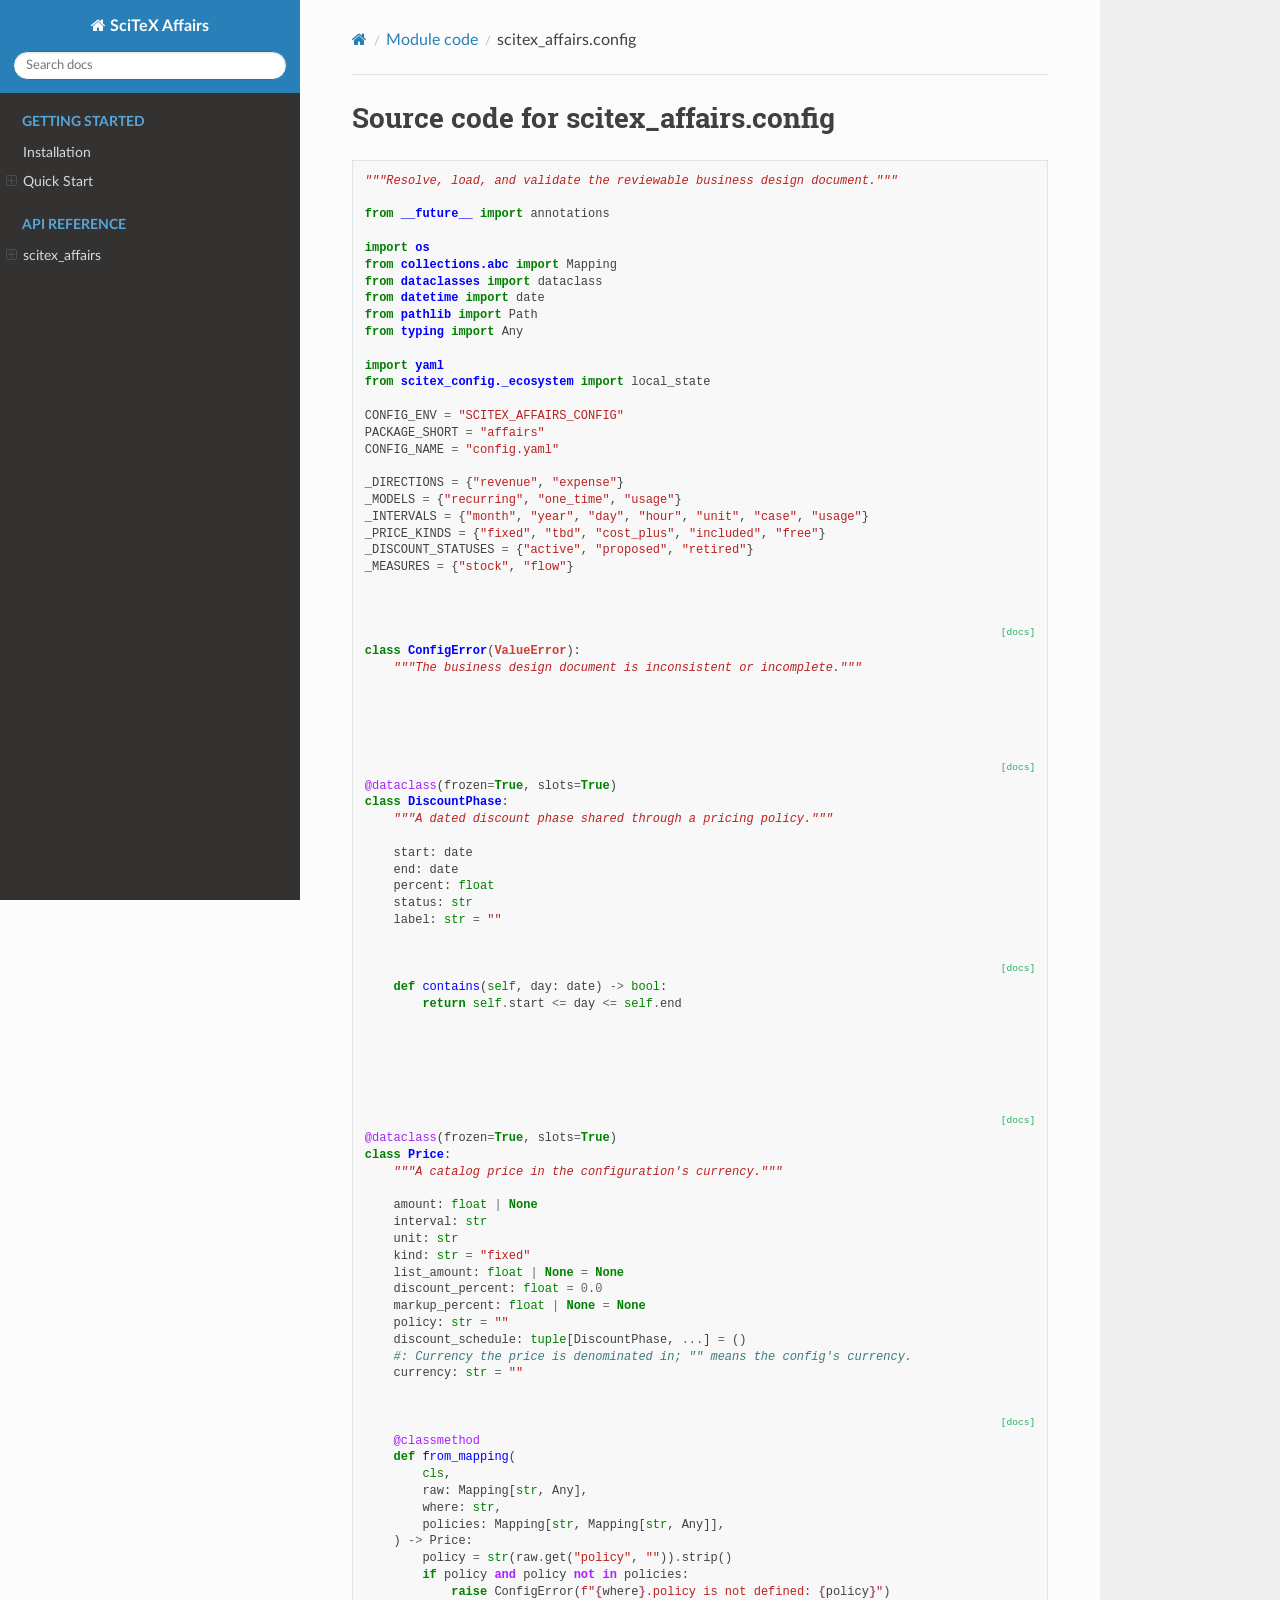
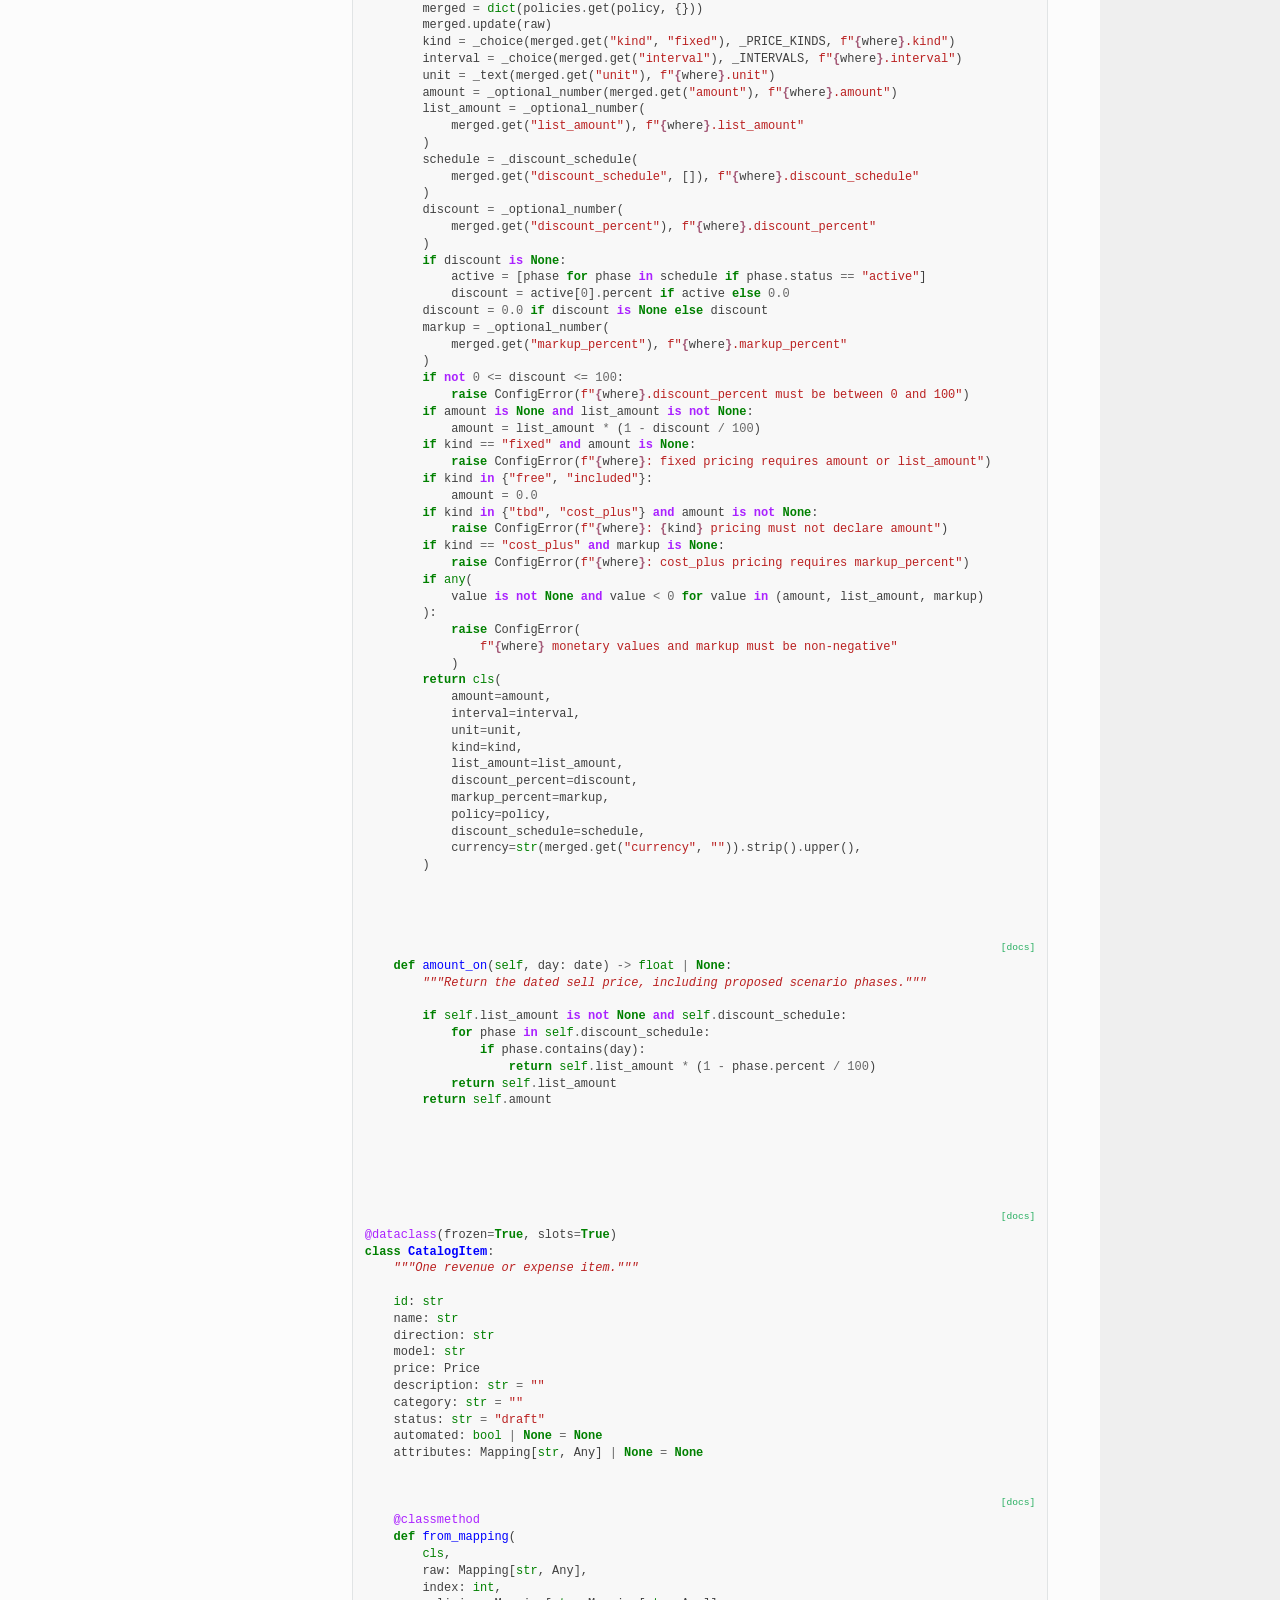
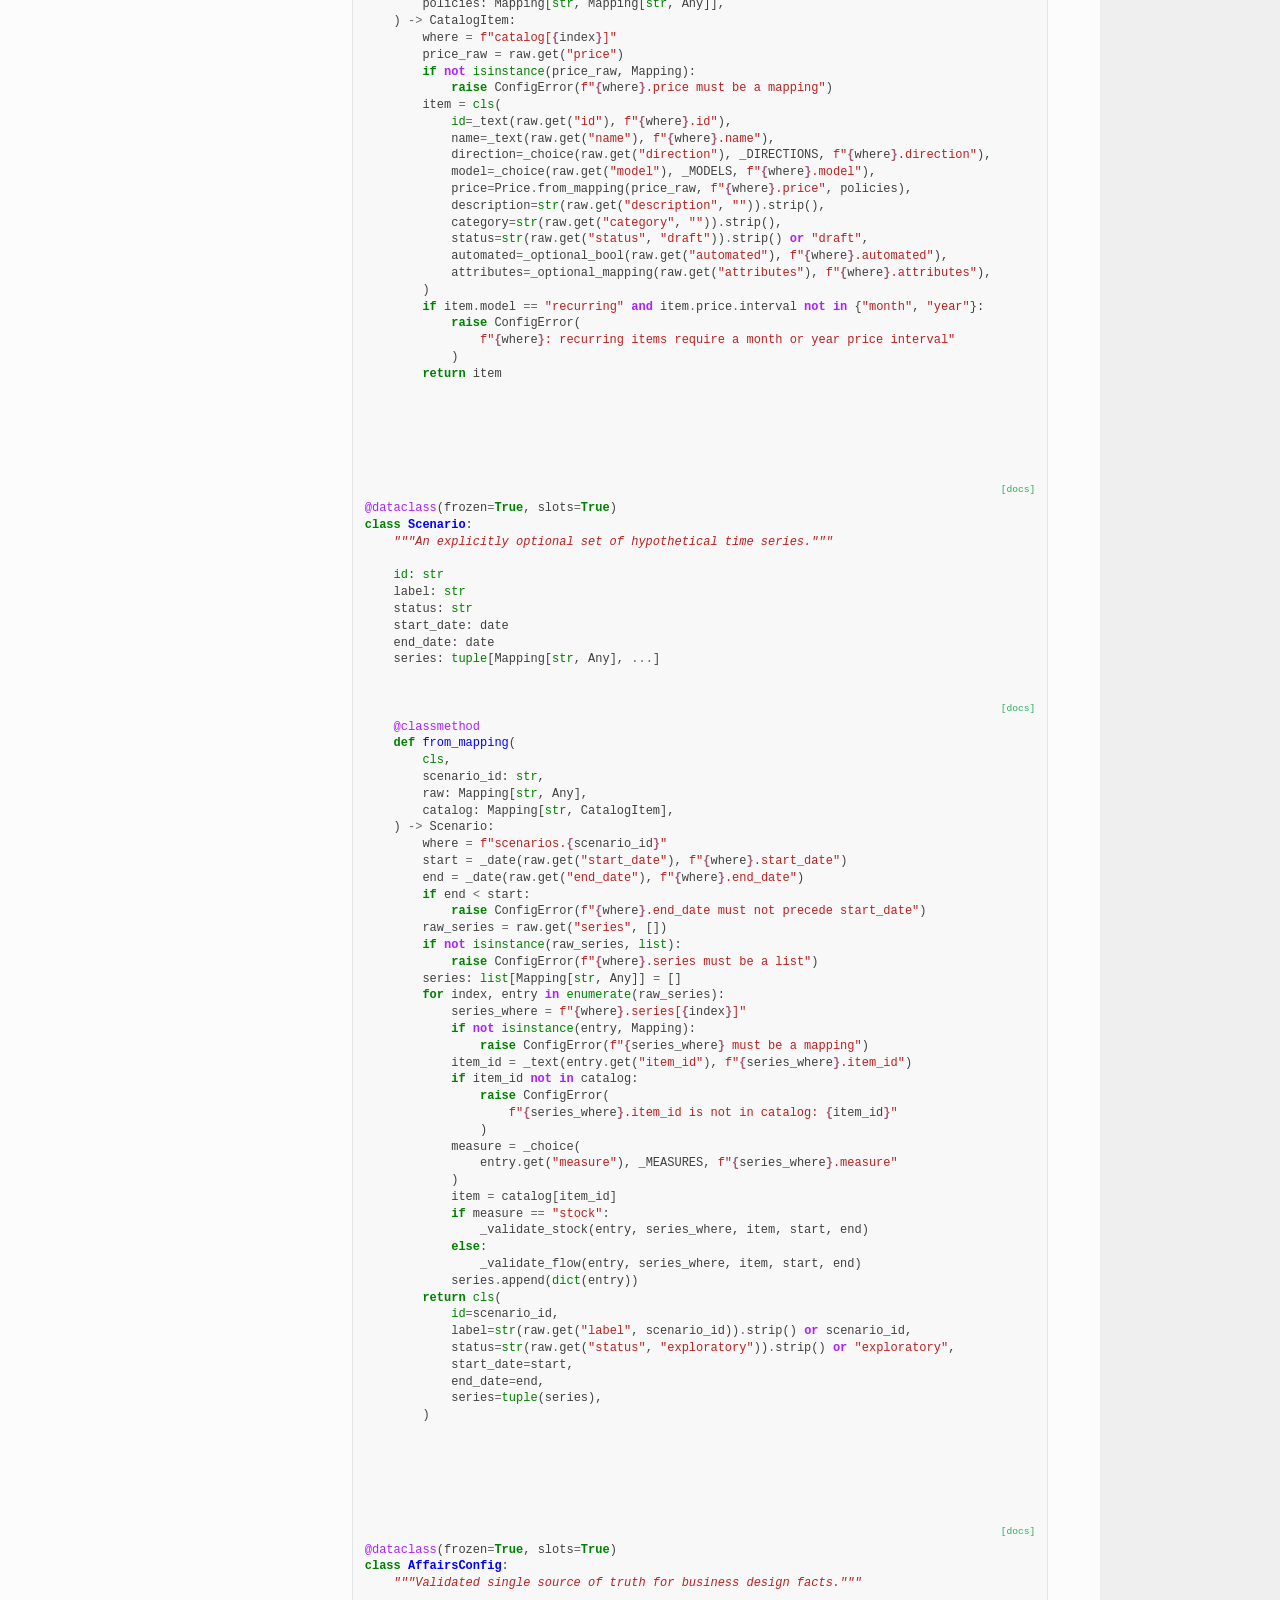
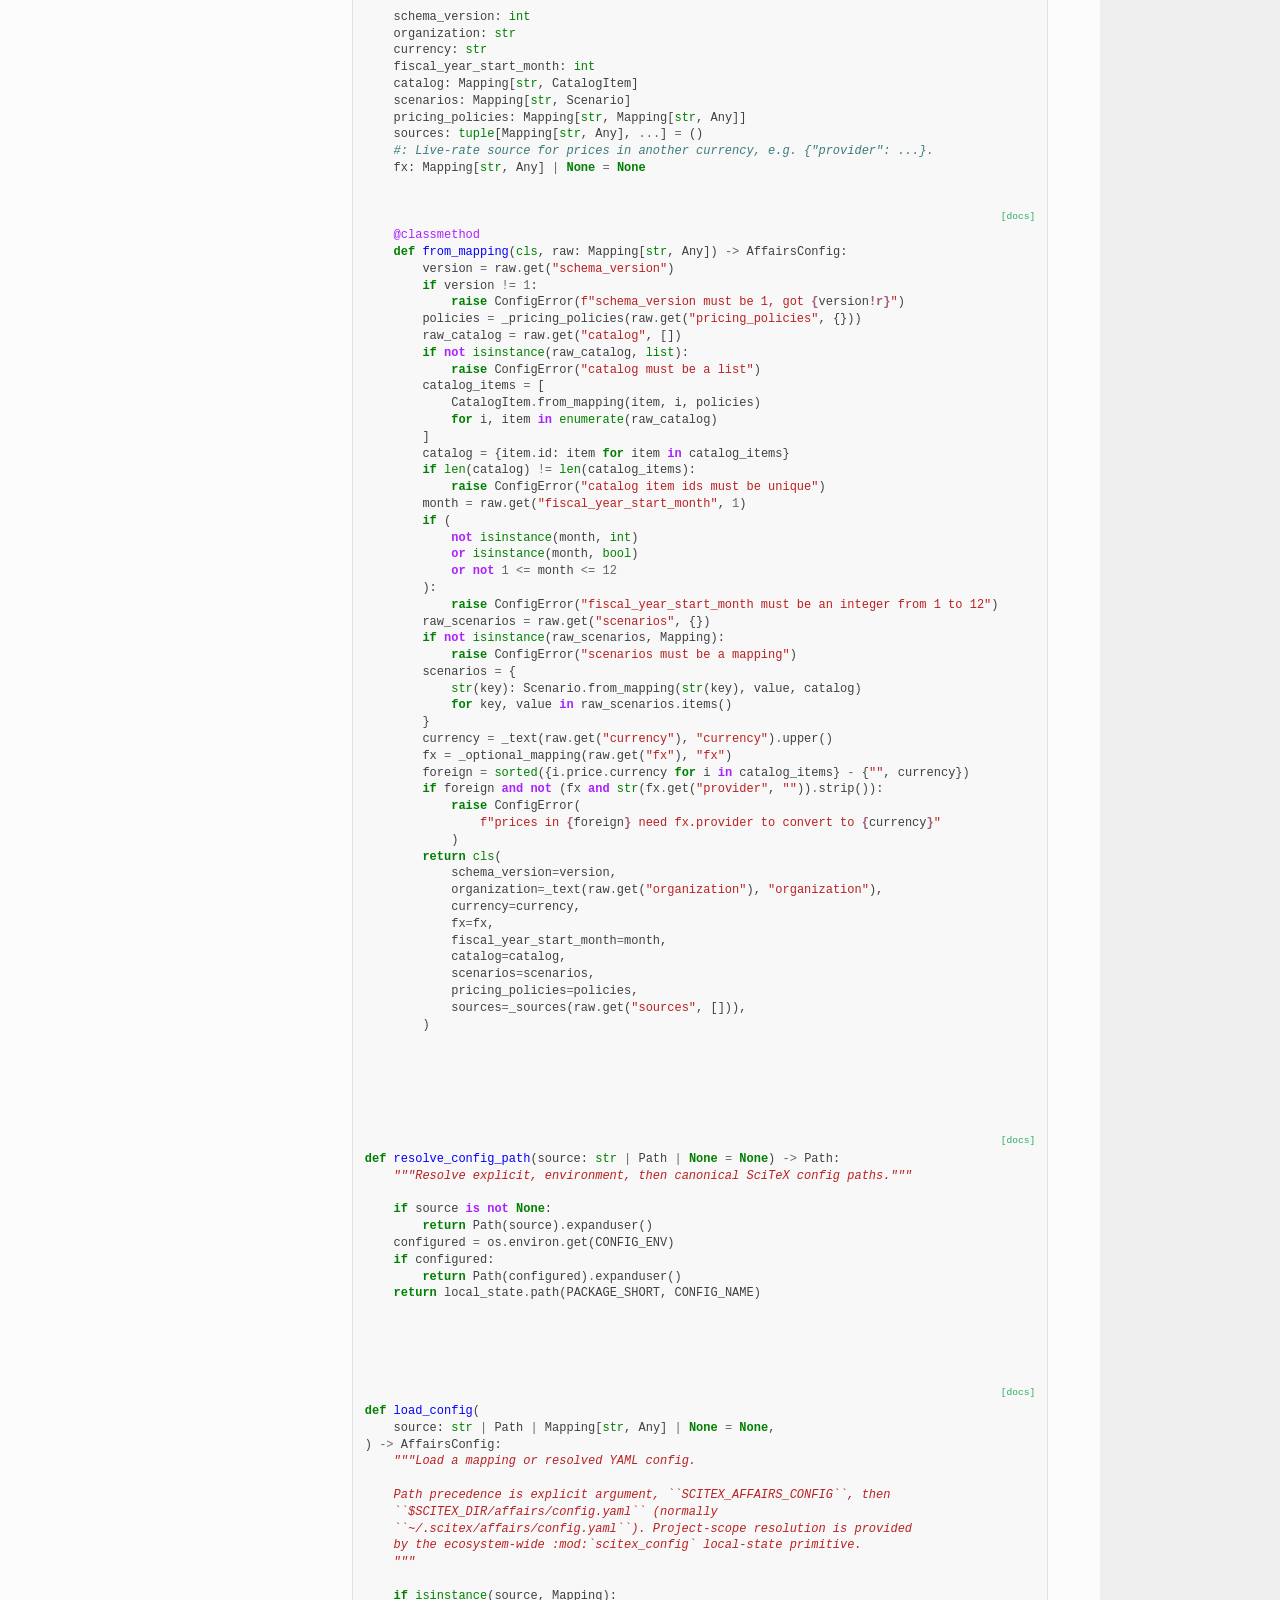
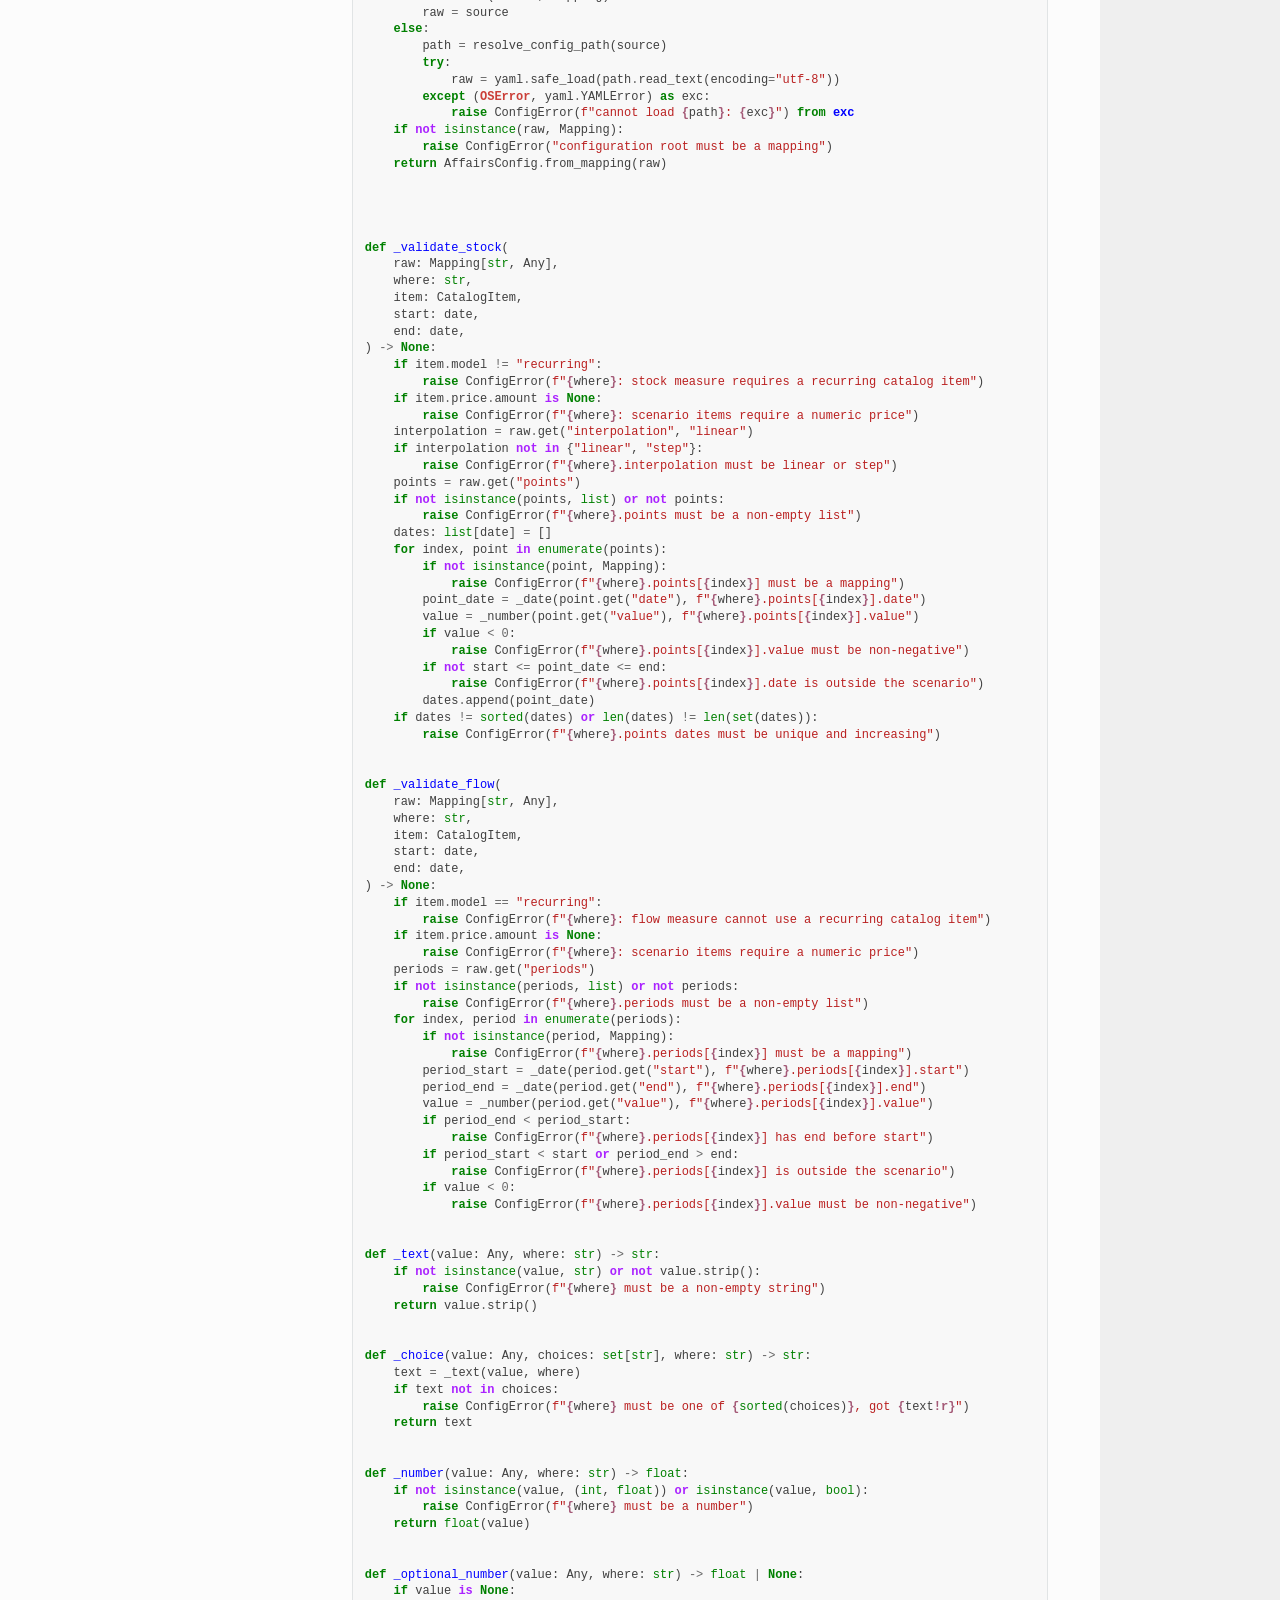
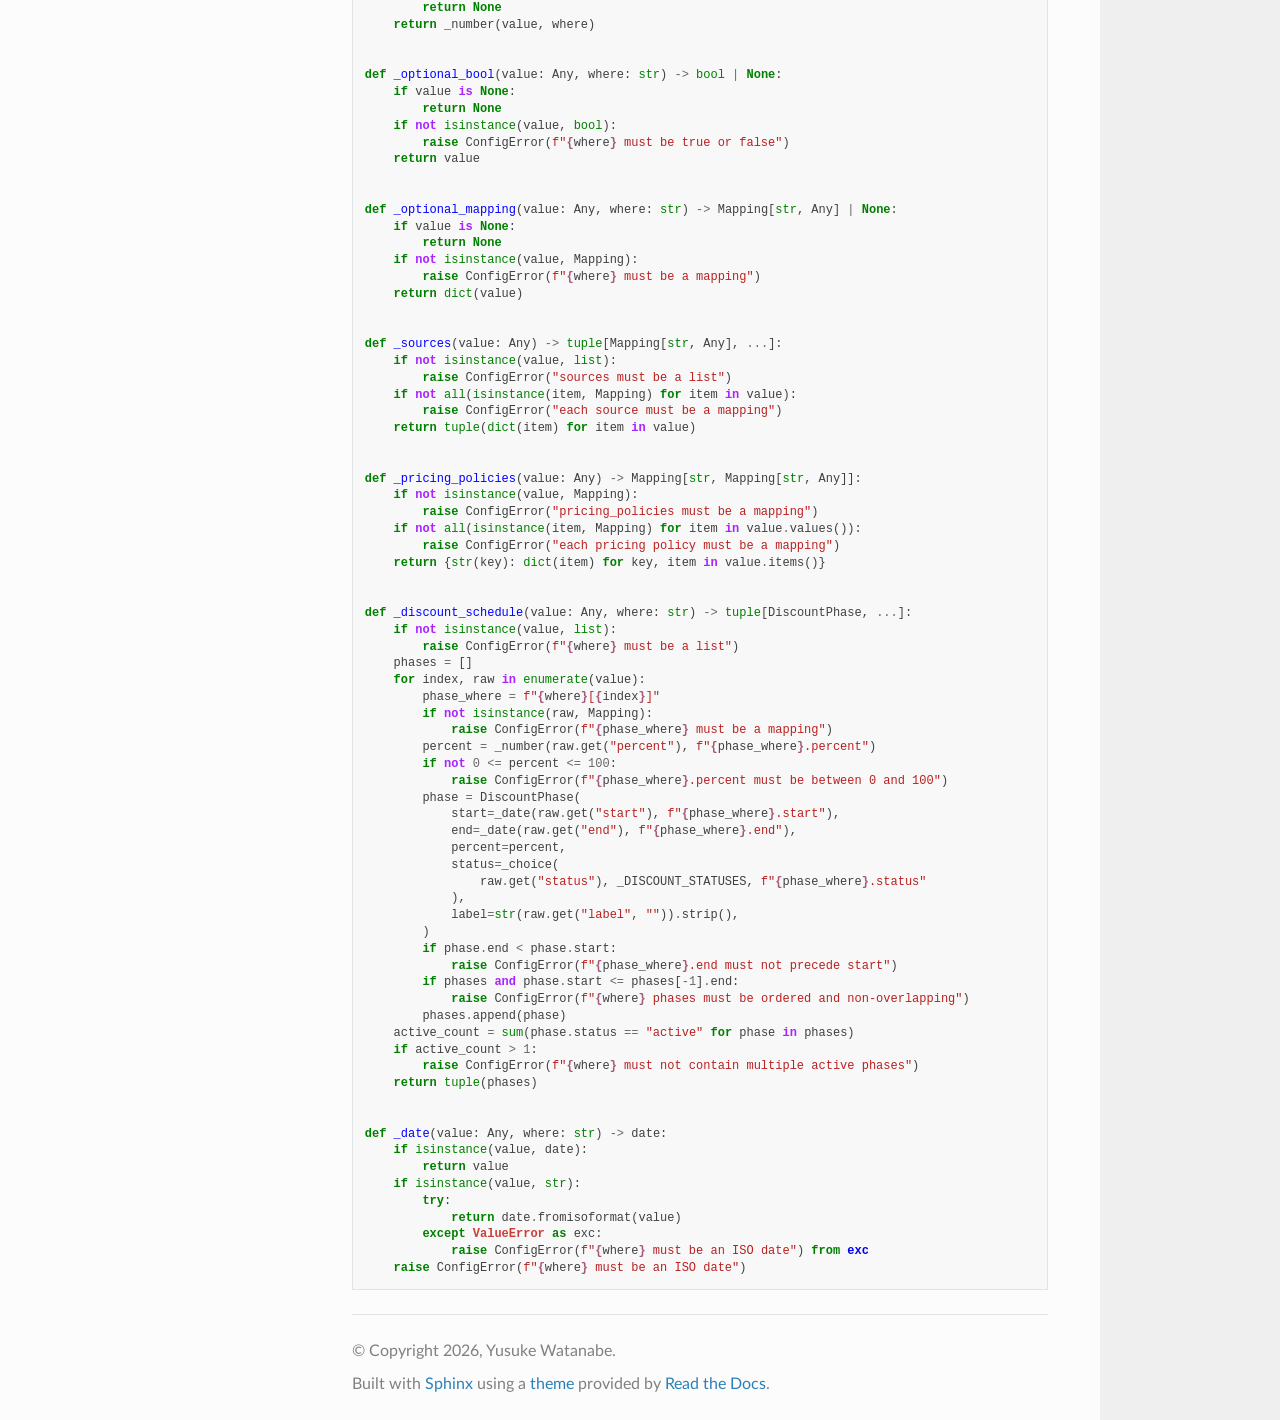
<file: src/scitex_affairs/_sphinx_html/_modules/scitex_affairs/config.html>
<!DOCTYPE html>
<html class="writer-html5" lang="en" data-content_root="../../">
<head>
  <meta charset="utf-8" />
  <meta name="viewport" content="width=device-width, initial-scale=1.0" />
  <title>scitex_affairs.config &mdash; SciTeX Affairs v0.1.0</title>
      <link rel="stylesheet" type="text/css" href="../../_static/pygments.css?v=b86133f3" />
      <link rel="stylesheet" type="text/css" href="../../_static/css/theme.css?v=9edc463e" />
      <link rel="stylesheet" type="text/css" href="../../_static/copybutton.css?v=76b2166b" />

  
      <script src="../../_static/jquery.js?v=5d32c60e"></script>
      <script src="../../_static/_sphinx_javascript_frameworks_compat.js?v=2cd50e6c"></script>
      <script src="../../_static/documentation_options.js?v=01f34227"></script>
      <script src="../../_static/doctools.js?v=9a2dae69"></script>
      <script src="../../_static/sphinx_highlight.js?v=dc90522c"></script>
      <script src="../../_static/clipboard.min.js?v=a7894cd8"></script>
      <script src="../../_static/copybutton.js?v=f281be69"></script>
    <script src="../../_static/js/theme.js"></script>
    <link rel="index" title="Index" href="../../genindex.html" />
    <link rel="search" title="Search" href="../../search.html" /> 
</head>

<body class="wy-body-for-nav"> 
  <div class="wy-grid-for-nav">
    <nav data-toggle="wy-nav-shift" class="wy-nav-side">
      <div class="wy-side-scroll">
        <div class="wy-side-nav-search" >

          
          
          <a href="../../index.html" class="icon icon-home">
            SciTeX Affairs
          </a>
<div role="search">
  <form id="rtd-search-form" class="wy-form" action="../../search.html" method="get">
    <input type="text" name="q" placeholder="Search docs" aria-label="Search docs" />
    <input type="hidden" name="check_keywords" value="yes" />
    <input type="hidden" name="area" value="default" />
  </form>
</div>
        </div><div class="wy-menu wy-menu-vertical" data-spy="affix" role="navigation" aria-label="Navigation menu">
              <p class="caption" role="heading"><span class="caption-text">Getting Started</span></p>
<ul>
<li class="toctree-l1"><a class="reference internal" href="../../installation.html">Installation</a></li>
<li class="toctree-l1"><a class="reference internal" href="../../quickstart.html">Quick Start</a><ul>
<li class="toctree-l2"><a class="reference internal" href="../../quickstart.html#configuration">Configuration</a></li>
<li class="toctree-l2"><a class="reference internal" href="../../quickstart.html#command-line">Command line</a></li>
<li class="toctree-l2"><a class="reference internal" href="../../quickstart.html#python">Python</a></li>
<li class="toctree-l2"><a class="reference internal" href="../../quickstart.html#prices-in-another-currency">Prices in another currency</a></li>
<li class="toctree-l2"><a class="reference internal" href="../../quickstart.html#actual-observations">Actual observations</a></li>
</ul>
</li>
</ul>
<p class="caption" role="heading"><span class="caption-text">API Reference</span></p>
<ul>
<li class="toctree-l1"><a class="reference internal" href="../../api/scitex_affairs.html">scitex_affairs</a><ul>
<li class="toctree-l2"><a class="reference internal" href="../../api/scitex_affairs.html#scitex_affairs.AffairsConfig"><code class="docutils literal notranslate"><span class="pre">AffairsConfig</span></code></a><ul>
<li class="toctree-l3"><a class="reference internal" href="../../api/scitex_affairs.html#scitex_affairs.AffairsConfig.schema_version"><code class="docutils literal notranslate"><span class="pre">AffairsConfig.schema_version</span></code></a></li>
<li class="toctree-l3"><a class="reference internal" href="../../api/scitex_affairs.html#scitex_affairs.AffairsConfig.organization"><code class="docutils literal notranslate"><span class="pre">AffairsConfig.organization</span></code></a></li>
<li class="toctree-l3"><a class="reference internal" href="../../api/scitex_affairs.html#scitex_affairs.AffairsConfig.currency"><code class="docutils literal notranslate"><span class="pre">AffairsConfig.currency</span></code></a></li>
<li class="toctree-l3"><a class="reference internal" href="../../api/scitex_affairs.html#scitex_affairs.AffairsConfig.fiscal_year_start_month"><code class="docutils literal notranslate"><span class="pre">AffairsConfig.fiscal_year_start_month</span></code></a></li>
<li class="toctree-l3"><a class="reference internal" href="../../api/scitex_affairs.html#scitex_affairs.AffairsConfig.catalog"><code class="docutils literal notranslate"><span class="pre">AffairsConfig.catalog</span></code></a></li>
<li class="toctree-l3"><a class="reference internal" href="../../api/scitex_affairs.html#scitex_affairs.AffairsConfig.scenarios"><code class="docutils literal notranslate"><span class="pre">AffairsConfig.scenarios</span></code></a></li>
<li class="toctree-l3"><a class="reference internal" href="../../api/scitex_affairs.html#scitex_affairs.AffairsConfig.pricing_policies"><code class="docutils literal notranslate"><span class="pre">AffairsConfig.pricing_policies</span></code></a></li>
<li class="toctree-l3"><a class="reference internal" href="../../api/scitex_affairs.html#scitex_affairs.AffairsConfig.sources"><code class="docutils literal notranslate"><span class="pre">AffairsConfig.sources</span></code></a></li>
<li class="toctree-l3"><a class="reference internal" href="../../api/scitex_affairs.html#scitex_affairs.AffairsConfig.fx"><code class="docutils literal notranslate"><span class="pre">AffairsConfig.fx</span></code></a></li>
<li class="toctree-l3"><a class="reference internal" href="../../api/scitex_affairs.html#scitex_affairs.AffairsConfig.from_mapping"><code class="docutils literal notranslate"><span class="pre">AffairsConfig.from_mapping()</span></code></a></li>
</ul>
</li>
<li class="toctree-l2"><a class="reference internal" href="../../api/scitex_affairs.html#scitex_affairs.CatalogItem"><code class="docutils literal notranslate"><span class="pre">CatalogItem</span></code></a><ul>
<li class="toctree-l3"><a class="reference internal" href="../../api/scitex_affairs.html#scitex_affairs.CatalogItem.id"><code class="docutils literal notranslate"><span class="pre">CatalogItem.id</span></code></a></li>
<li class="toctree-l3"><a class="reference internal" href="../../api/scitex_affairs.html#scitex_affairs.CatalogItem.name"><code class="docutils literal notranslate"><span class="pre">CatalogItem.name</span></code></a></li>
<li class="toctree-l3"><a class="reference internal" href="../../api/scitex_affairs.html#scitex_affairs.CatalogItem.direction"><code class="docutils literal notranslate"><span class="pre">CatalogItem.direction</span></code></a></li>
<li class="toctree-l3"><a class="reference internal" href="../../api/scitex_affairs.html#scitex_affairs.CatalogItem.model"><code class="docutils literal notranslate"><span class="pre">CatalogItem.model</span></code></a></li>
<li class="toctree-l3"><a class="reference internal" href="../../api/scitex_affairs.html#scitex_affairs.CatalogItem.price"><code class="docutils literal notranslate"><span class="pre">CatalogItem.price</span></code></a></li>
<li class="toctree-l3"><a class="reference internal" href="../../api/scitex_affairs.html#scitex_affairs.CatalogItem.description"><code class="docutils literal notranslate"><span class="pre">CatalogItem.description</span></code></a></li>
<li class="toctree-l3"><a class="reference internal" href="../../api/scitex_affairs.html#scitex_affairs.CatalogItem.category"><code class="docutils literal notranslate"><span class="pre">CatalogItem.category</span></code></a></li>
<li class="toctree-l3"><a class="reference internal" href="../../api/scitex_affairs.html#scitex_affairs.CatalogItem.status"><code class="docutils literal notranslate"><span class="pre">CatalogItem.status</span></code></a></li>
<li class="toctree-l3"><a class="reference internal" href="../../api/scitex_affairs.html#scitex_affairs.CatalogItem.automated"><code class="docutils literal notranslate"><span class="pre">CatalogItem.automated</span></code></a></li>
<li class="toctree-l3"><a class="reference internal" href="../../api/scitex_affairs.html#scitex_affairs.CatalogItem.attributes"><code class="docutils literal notranslate"><span class="pre">CatalogItem.attributes</span></code></a></li>
<li class="toctree-l3"><a class="reference internal" href="../../api/scitex_affairs.html#scitex_affairs.CatalogItem.from_mapping"><code class="docutils literal notranslate"><span class="pre">CatalogItem.from_mapping()</span></code></a></li>
</ul>
</li>
<li class="toctree-l2"><a class="reference internal" href="../../api/scitex_affairs.html#scitex_affairs.ConfigError"><code class="docutils literal notranslate"><span class="pre">ConfigError</span></code></a></li>
<li class="toctree-l2"><a class="reference internal" href="../../api/scitex_affairs.html#scitex_affairs.DiscountPhase"><code class="docutils literal notranslate"><span class="pre">DiscountPhase</span></code></a><ul>
<li class="toctree-l3"><a class="reference internal" href="../../api/scitex_affairs.html#scitex_affairs.DiscountPhase.start"><code class="docutils literal notranslate"><span class="pre">DiscountPhase.start</span></code></a></li>
<li class="toctree-l3"><a class="reference internal" href="../../api/scitex_affairs.html#scitex_affairs.DiscountPhase.end"><code class="docutils literal notranslate"><span class="pre">DiscountPhase.end</span></code></a></li>
<li class="toctree-l3"><a class="reference internal" href="../../api/scitex_affairs.html#scitex_affairs.DiscountPhase.percent"><code class="docutils literal notranslate"><span class="pre">DiscountPhase.percent</span></code></a></li>
<li class="toctree-l3"><a class="reference internal" href="../../api/scitex_affairs.html#scitex_affairs.DiscountPhase.status"><code class="docutils literal notranslate"><span class="pre">DiscountPhase.status</span></code></a></li>
<li class="toctree-l3"><a class="reference internal" href="../../api/scitex_affairs.html#scitex_affairs.DiscountPhase.label"><code class="docutils literal notranslate"><span class="pre">DiscountPhase.label</span></code></a></li>
<li class="toctree-l3"><a class="reference internal" href="../../api/scitex_affairs.html#scitex_affairs.DiscountPhase.contains"><code class="docutils literal notranslate"><span class="pre">DiscountPhase.contains()</span></code></a></li>
</ul>
</li>
<li class="toctree-l2"><a class="reference internal" href="../../api/scitex_affairs.html#scitex_affairs.FxError"><code class="docutils literal notranslate"><span class="pre">FxError</span></code></a></li>
<li class="toctree-l2"><a class="reference internal" href="../../api/scitex_affairs.html#scitex_affairs.FxRate"><code class="docutils literal notranslate"><span class="pre">FxRate</span></code></a><ul>
<li class="toctree-l3"><a class="reference internal" href="../../api/scitex_affairs.html#scitex_affairs.FxRate.base"><code class="docutils literal notranslate"><span class="pre">FxRate.base</span></code></a></li>
<li class="toctree-l3"><a class="reference internal" href="../../api/scitex_affairs.html#scitex_affairs.FxRate.quote"><code class="docutils literal notranslate"><span class="pre">FxRate.quote</span></code></a></li>
<li class="toctree-l3"><a class="reference internal" href="../../api/scitex_affairs.html#scitex_affairs.FxRate.rate"><code class="docutils literal notranslate"><span class="pre">FxRate.rate</span></code></a></li>
<li class="toctree-l3"><a class="reference internal" href="../../api/scitex_affairs.html#scitex_affairs.FxRate.as_of"><code class="docutils literal notranslate"><span class="pre">FxRate.as_of</span></code></a></li>
<li class="toctree-l3"><a class="reference internal" href="../../api/scitex_affairs.html#scitex_affairs.FxRate.source"><code class="docutils literal notranslate"><span class="pre">FxRate.source</span></code></a></li>
<li class="toctree-l3"><a class="reference internal" href="../../api/scitex_affairs.html#scitex_affairs.FxRate.retrieved_at"><code class="docutils literal notranslate"><span class="pre">FxRate.retrieved_at</span></code></a></li>
<li class="toctree-l3"><a class="reference internal" href="../../api/scitex_affairs.html#scitex_affairs.FxRate.source_label"><code class="docutils literal notranslate"><span class="pre">FxRate.source_label</span></code></a></li>
</ul>
</li>
<li class="toctree-l2"><a class="reference internal" href="../../api/scitex_affairs.html#scitex_affairs.Price"><code class="docutils literal notranslate"><span class="pre">Price</span></code></a><ul>
<li class="toctree-l3"><a class="reference internal" href="../../api/scitex_affairs.html#scitex_affairs.Price.amount"><code class="docutils literal notranslate"><span class="pre">Price.amount</span></code></a></li>
<li class="toctree-l3"><a class="reference internal" href="../../api/scitex_affairs.html#scitex_affairs.Price.interval"><code class="docutils literal notranslate"><span class="pre">Price.interval</span></code></a></li>
<li class="toctree-l3"><a class="reference internal" href="../../api/scitex_affairs.html#scitex_affairs.Price.unit"><code class="docutils literal notranslate"><span class="pre">Price.unit</span></code></a></li>
<li class="toctree-l3"><a class="reference internal" href="../../api/scitex_affairs.html#scitex_affairs.Price.kind"><code class="docutils literal notranslate"><span class="pre">Price.kind</span></code></a></li>
<li class="toctree-l3"><a class="reference internal" href="../../api/scitex_affairs.html#scitex_affairs.Price.list_amount"><code class="docutils literal notranslate"><span class="pre">Price.list_amount</span></code></a></li>
<li class="toctree-l3"><a class="reference internal" href="../../api/scitex_affairs.html#scitex_affairs.Price.discount_percent"><code class="docutils literal notranslate"><span class="pre">Price.discount_percent</span></code></a></li>
<li class="toctree-l3"><a class="reference internal" href="../../api/scitex_affairs.html#scitex_affairs.Price.markup_percent"><code class="docutils literal notranslate"><span class="pre">Price.markup_percent</span></code></a></li>
<li class="toctree-l3"><a class="reference internal" href="../../api/scitex_affairs.html#scitex_affairs.Price.policy"><code class="docutils literal notranslate"><span class="pre">Price.policy</span></code></a></li>
<li class="toctree-l3"><a class="reference internal" href="../../api/scitex_affairs.html#scitex_affairs.Price.discount_schedule"><code class="docutils literal notranslate"><span class="pre">Price.discount_schedule</span></code></a></li>
<li class="toctree-l3"><a class="reference internal" href="../../api/scitex_affairs.html#scitex_affairs.Price.currency"><code class="docutils literal notranslate"><span class="pre">Price.currency</span></code></a></li>
<li class="toctree-l3"><a class="reference internal" href="../../api/scitex_affairs.html#scitex_affairs.Price.from_mapping"><code class="docutils literal notranslate"><span class="pre">Price.from_mapping()</span></code></a></li>
<li class="toctree-l3"><a class="reference internal" href="../../api/scitex_affairs.html#scitex_affairs.Price.amount_on"><code class="docutils literal notranslate"><span class="pre">Price.amount_on()</span></code></a></li>
</ul>
</li>
<li class="toctree-l2"><a class="reference internal" href="../../api/scitex_affairs.html#scitex_affairs.Scenario"><code class="docutils literal notranslate"><span class="pre">Scenario</span></code></a><ul>
<li class="toctree-l3"><a class="reference internal" href="../../api/scitex_affairs.html#scitex_affairs.Scenario.id"><code class="docutils literal notranslate"><span class="pre">Scenario.id</span></code></a></li>
<li class="toctree-l3"><a class="reference internal" href="../../api/scitex_affairs.html#scitex_affairs.Scenario.label"><code class="docutils literal notranslate"><span class="pre">Scenario.label</span></code></a></li>
<li class="toctree-l3"><a class="reference internal" href="../../api/scitex_affairs.html#scitex_affairs.Scenario.status"><code class="docutils literal notranslate"><span class="pre">Scenario.status</span></code></a></li>
<li class="toctree-l3"><a class="reference internal" href="../../api/scitex_affairs.html#scitex_affairs.Scenario.start_date"><code class="docutils literal notranslate"><span class="pre">Scenario.start_date</span></code></a></li>
<li class="toctree-l3"><a class="reference internal" href="../../api/scitex_affairs.html#scitex_affairs.Scenario.end_date"><code class="docutils literal notranslate"><span class="pre">Scenario.end_date</span></code></a></li>
<li class="toctree-l3"><a class="reference internal" href="../../api/scitex_affairs.html#scitex_affairs.Scenario.series"><code class="docutils literal notranslate"><span class="pre">Scenario.series</span></code></a></li>
<li class="toctree-l3"><a class="reference internal" href="../../api/scitex_affairs.html#scitex_affairs.Scenario.from_mapping"><code class="docutils literal notranslate"><span class="pre">Scenario.from_mapping()</span></code></a></li>
</ul>
</li>
<li class="toctree-l2"><a class="reference internal" href="../../api/scitex_affairs.html#scitex_affairs.catalog_frame"><code class="docutils literal notranslate"><span class="pre">catalog_frame()</span></code></a></li>
<li class="toctree-l2"><a class="reference internal" href="../../api/scitex_affairs.html#scitex_affairs.fetch_rate"><code class="docutils literal notranslate"><span class="pre">fetch_rate()</span></code></a></li>
<li class="toctree-l2"><a class="reference internal" href="../../api/scitex_affairs.html#scitex_affairs.financial_statement"><code class="docutils literal notranslate"><span class="pre">financial_statement()</span></code></a></li>
<li class="toctree-l2"><a class="reference internal" href="../../api/scitex_affairs.html#scitex_affairs.load_config"><code class="docutils literal notranslate"><span class="pre">load_config()</span></code></a></li>
<li class="toctree-l2"><a class="reference internal" href="../../api/scitex_affairs.html#scitex_affairs.resolve_config_path"><code class="docutils literal notranslate"><span class="pre">resolve_config_path()</span></code></a></li>
<li class="toctree-l2"><a class="reference internal" href="../../api/scitex_affairs.html#scitex_affairs.monthly_report"><code class="docutils literal notranslate"><span class="pre">monthly_report()</span></code></a></li>
<li class="toctree-l2"><a class="reference internal" href="../../api/scitex_affairs.html#scitex_affairs.summarize"><code class="docutils literal notranslate"><span class="pre">summarize()</span></code></a></li>
<li class="toctree-l2"><a class="reference internal" href="../../api/scitex_affairs.html#module-scitex_affairs.config">Configuration</a><ul>
<li class="toctree-l3"><a class="reference internal" href="../../api/scitex_affairs.html#scitex_affairs.config.ConfigError"><code class="docutils literal notranslate"><span class="pre">ConfigError</span></code></a></li>
<li class="toctree-l3"><a class="reference internal" href="../../api/scitex_affairs.html#scitex_affairs.config.DiscountPhase"><code class="docutils literal notranslate"><span class="pre">DiscountPhase</span></code></a><ul>
<li class="toctree-l4"><a class="reference internal" href="../../api/scitex_affairs.html#scitex_affairs.config.DiscountPhase.start"><code class="docutils literal notranslate"><span class="pre">DiscountPhase.start</span></code></a></li>
<li class="toctree-l4"><a class="reference internal" href="../../api/scitex_affairs.html#scitex_affairs.config.DiscountPhase.end"><code class="docutils literal notranslate"><span class="pre">DiscountPhase.end</span></code></a></li>
<li class="toctree-l4"><a class="reference internal" href="../../api/scitex_affairs.html#scitex_affairs.config.DiscountPhase.percent"><code class="docutils literal notranslate"><span class="pre">DiscountPhase.percent</span></code></a></li>
<li class="toctree-l4"><a class="reference internal" href="../../api/scitex_affairs.html#scitex_affairs.config.DiscountPhase.status"><code class="docutils literal notranslate"><span class="pre">DiscountPhase.status</span></code></a></li>
<li class="toctree-l4"><a class="reference internal" href="../../api/scitex_affairs.html#scitex_affairs.config.DiscountPhase.label"><code class="docutils literal notranslate"><span class="pre">DiscountPhase.label</span></code></a></li>
<li class="toctree-l4"><a class="reference internal" href="../../api/scitex_affairs.html#scitex_affairs.config.DiscountPhase.contains"><code class="docutils literal notranslate"><span class="pre">DiscountPhase.contains()</span></code></a></li>
</ul>
</li>
<li class="toctree-l3"><a class="reference internal" href="../../api/scitex_affairs.html#scitex_affairs.config.Price"><code class="docutils literal notranslate"><span class="pre">Price</span></code></a><ul>
<li class="toctree-l4"><a class="reference internal" href="../../api/scitex_affairs.html#scitex_affairs.config.Price.amount"><code class="docutils literal notranslate"><span class="pre">Price.amount</span></code></a></li>
<li class="toctree-l4"><a class="reference internal" href="../../api/scitex_affairs.html#scitex_affairs.config.Price.interval"><code class="docutils literal notranslate"><span class="pre">Price.interval</span></code></a></li>
<li class="toctree-l4"><a class="reference internal" href="../../api/scitex_affairs.html#scitex_affairs.config.Price.unit"><code class="docutils literal notranslate"><span class="pre">Price.unit</span></code></a></li>
<li class="toctree-l4"><a class="reference internal" href="../../api/scitex_affairs.html#scitex_affairs.config.Price.kind"><code class="docutils literal notranslate"><span class="pre">Price.kind</span></code></a></li>
<li class="toctree-l4"><a class="reference internal" href="../../api/scitex_affairs.html#scitex_affairs.config.Price.list_amount"><code class="docutils literal notranslate"><span class="pre">Price.list_amount</span></code></a></li>
<li class="toctree-l4"><a class="reference internal" href="../../api/scitex_affairs.html#scitex_affairs.config.Price.discount_percent"><code class="docutils literal notranslate"><span class="pre">Price.discount_percent</span></code></a></li>
<li class="toctree-l4"><a class="reference internal" href="../../api/scitex_affairs.html#scitex_affairs.config.Price.markup_percent"><code class="docutils literal notranslate"><span class="pre">Price.markup_percent</span></code></a></li>
<li class="toctree-l4"><a class="reference internal" href="../../api/scitex_affairs.html#scitex_affairs.config.Price.policy"><code class="docutils literal notranslate"><span class="pre">Price.policy</span></code></a></li>
<li class="toctree-l4"><a class="reference internal" href="../../api/scitex_affairs.html#scitex_affairs.config.Price.discount_schedule"><code class="docutils literal notranslate"><span class="pre">Price.discount_schedule</span></code></a></li>
<li class="toctree-l4"><a class="reference internal" href="../../api/scitex_affairs.html#scitex_affairs.config.Price.currency"><code class="docutils literal notranslate"><span class="pre">Price.currency</span></code></a></li>
<li class="toctree-l4"><a class="reference internal" href="../../api/scitex_affairs.html#scitex_affairs.config.Price.from_mapping"><code class="docutils literal notranslate"><span class="pre">Price.from_mapping()</span></code></a></li>
<li class="toctree-l4"><a class="reference internal" href="../../api/scitex_affairs.html#scitex_affairs.config.Price.amount_on"><code class="docutils literal notranslate"><span class="pre">Price.amount_on()</span></code></a></li>
</ul>
</li>
<li class="toctree-l3"><a class="reference internal" href="../../api/scitex_affairs.html#scitex_affairs.config.CatalogItem"><code class="docutils literal notranslate"><span class="pre">CatalogItem</span></code></a><ul>
<li class="toctree-l4"><a class="reference internal" href="../../api/scitex_affairs.html#scitex_affairs.config.CatalogItem.id"><code class="docutils literal notranslate"><span class="pre">CatalogItem.id</span></code></a></li>
<li class="toctree-l4"><a class="reference internal" href="../../api/scitex_affairs.html#scitex_affairs.config.CatalogItem.name"><code class="docutils literal notranslate"><span class="pre">CatalogItem.name</span></code></a></li>
<li class="toctree-l4"><a class="reference internal" href="../../api/scitex_affairs.html#scitex_affairs.config.CatalogItem.direction"><code class="docutils literal notranslate"><span class="pre">CatalogItem.direction</span></code></a></li>
<li class="toctree-l4"><a class="reference internal" href="../../api/scitex_affairs.html#scitex_affairs.config.CatalogItem.model"><code class="docutils literal notranslate"><span class="pre">CatalogItem.model</span></code></a></li>
<li class="toctree-l4"><a class="reference internal" href="../../api/scitex_affairs.html#scitex_affairs.config.CatalogItem.price"><code class="docutils literal notranslate"><span class="pre">CatalogItem.price</span></code></a></li>
<li class="toctree-l4"><a class="reference internal" href="../../api/scitex_affairs.html#scitex_affairs.config.CatalogItem.description"><code class="docutils literal notranslate"><span class="pre">CatalogItem.description</span></code></a></li>
<li class="toctree-l4"><a class="reference internal" href="../../api/scitex_affairs.html#scitex_affairs.config.CatalogItem.category"><code class="docutils literal notranslate"><span class="pre">CatalogItem.category</span></code></a></li>
<li class="toctree-l4"><a class="reference internal" href="../../api/scitex_affairs.html#scitex_affairs.config.CatalogItem.status"><code class="docutils literal notranslate"><span class="pre">CatalogItem.status</span></code></a></li>
<li class="toctree-l4"><a class="reference internal" href="../../api/scitex_affairs.html#scitex_affairs.config.CatalogItem.automated"><code class="docutils literal notranslate"><span class="pre">CatalogItem.automated</span></code></a></li>
<li class="toctree-l4"><a class="reference internal" href="../../api/scitex_affairs.html#scitex_affairs.config.CatalogItem.attributes"><code class="docutils literal notranslate"><span class="pre">CatalogItem.attributes</span></code></a></li>
<li class="toctree-l4"><a class="reference internal" href="../../api/scitex_affairs.html#scitex_affairs.config.CatalogItem.from_mapping"><code class="docutils literal notranslate"><span class="pre">CatalogItem.from_mapping()</span></code></a></li>
</ul>
</li>
<li class="toctree-l3"><a class="reference internal" href="../../api/scitex_affairs.html#scitex_affairs.config.Scenario"><code class="docutils literal notranslate"><span class="pre">Scenario</span></code></a><ul>
<li class="toctree-l4"><a class="reference internal" href="../../api/scitex_affairs.html#scitex_affairs.config.Scenario.id"><code class="docutils literal notranslate"><span class="pre">Scenario.id</span></code></a></li>
<li class="toctree-l4"><a class="reference internal" href="../../api/scitex_affairs.html#scitex_affairs.config.Scenario.label"><code class="docutils literal notranslate"><span class="pre">Scenario.label</span></code></a></li>
<li class="toctree-l4"><a class="reference internal" href="../../api/scitex_affairs.html#scitex_affairs.config.Scenario.status"><code class="docutils literal notranslate"><span class="pre">Scenario.status</span></code></a></li>
<li class="toctree-l4"><a class="reference internal" href="../../api/scitex_affairs.html#scitex_affairs.config.Scenario.start_date"><code class="docutils literal notranslate"><span class="pre">Scenario.start_date</span></code></a></li>
<li class="toctree-l4"><a class="reference internal" href="../../api/scitex_affairs.html#scitex_affairs.config.Scenario.end_date"><code class="docutils literal notranslate"><span class="pre">Scenario.end_date</span></code></a></li>
<li class="toctree-l4"><a class="reference internal" href="../../api/scitex_affairs.html#scitex_affairs.config.Scenario.series"><code class="docutils literal notranslate"><span class="pre">Scenario.series</span></code></a></li>
<li class="toctree-l4"><a class="reference internal" href="../../api/scitex_affairs.html#scitex_affairs.config.Scenario.from_mapping"><code class="docutils literal notranslate"><span class="pre">Scenario.from_mapping()</span></code></a></li>
</ul>
</li>
<li class="toctree-l3"><a class="reference internal" href="../../api/scitex_affairs.html#scitex_affairs.config.AffairsConfig"><code class="docutils literal notranslate"><span class="pre">AffairsConfig</span></code></a><ul>
<li class="toctree-l4"><a class="reference internal" href="../../api/scitex_affairs.html#scitex_affairs.config.AffairsConfig.schema_version"><code class="docutils literal notranslate"><span class="pre">AffairsConfig.schema_version</span></code></a></li>
<li class="toctree-l4"><a class="reference internal" href="../../api/scitex_affairs.html#scitex_affairs.config.AffairsConfig.organization"><code class="docutils literal notranslate"><span class="pre">AffairsConfig.organization</span></code></a></li>
<li class="toctree-l4"><a class="reference internal" href="../../api/scitex_affairs.html#scitex_affairs.config.AffairsConfig.currency"><code class="docutils literal notranslate"><span class="pre">AffairsConfig.currency</span></code></a></li>
<li class="toctree-l4"><a class="reference internal" href="../../api/scitex_affairs.html#scitex_affairs.config.AffairsConfig.fiscal_year_start_month"><code class="docutils literal notranslate"><span class="pre">AffairsConfig.fiscal_year_start_month</span></code></a></li>
<li class="toctree-l4"><a class="reference internal" href="../../api/scitex_affairs.html#scitex_affairs.config.AffairsConfig.catalog"><code class="docutils literal notranslate"><span class="pre">AffairsConfig.catalog</span></code></a></li>
<li class="toctree-l4"><a class="reference internal" href="../../api/scitex_affairs.html#scitex_affairs.config.AffairsConfig.scenarios"><code class="docutils literal notranslate"><span class="pre">AffairsConfig.scenarios</span></code></a></li>
<li class="toctree-l4"><a class="reference internal" href="../../api/scitex_affairs.html#scitex_affairs.config.AffairsConfig.pricing_policies"><code class="docutils literal notranslate"><span class="pre">AffairsConfig.pricing_policies</span></code></a></li>
<li class="toctree-l4"><a class="reference internal" href="../../api/scitex_affairs.html#scitex_affairs.config.AffairsConfig.sources"><code class="docutils literal notranslate"><span class="pre">AffairsConfig.sources</span></code></a></li>
<li class="toctree-l4"><a class="reference internal" href="../../api/scitex_affairs.html#scitex_affairs.config.AffairsConfig.fx"><code class="docutils literal notranslate"><span class="pre">AffairsConfig.fx</span></code></a></li>
<li class="toctree-l4"><a class="reference internal" href="../../api/scitex_affairs.html#scitex_affairs.config.AffairsConfig.from_mapping"><code class="docutils literal notranslate"><span class="pre">AffairsConfig.from_mapping()</span></code></a></li>
</ul>
</li>
<li class="toctree-l3"><a class="reference internal" href="../../api/scitex_affairs.html#scitex_affairs.config.resolve_config_path"><code class="docutils literal notranslate"><span class="pre">resolve_config_path()</span></code></a></li>
<li class="toctree-l3"><a class="reference internal" href="../../api/scitex_affairs.html#scitex_affairs.config.load_config"><code class="docutils literal notranslate"><span class="pre">load_config()</span></code></a></li>
</ul>
</li>
<li class="toctree-l2"><a class="reference internal" href="../../api/scitex_affairs.html#module-scitex_affairs.scenario">Scenarios</a><ul>
<li class="toctree-l3"><a class="reference internal" href="../../api/scitex_affairs.html#scitex_affairs.scenario.monthly_report"><code class="docutils literal notranslate"><span class="pre">monthly_report()</span></code></a></li>
</ul>
</li>
<li class="toctree-l2"><a class="reference internal" href="../../api/scitex_affairs.html#module-scitex_affairs.fx">Exchange rates</a><ul>
<li class="toctree-l3"><a class="reference internal" href="../../api/scitex_affairs.html#scitex_affairs.fx.PROVIDERS"><code class="docutils literal notranslate"><span class="pre">PROVIDERS</span></code></a></li>
<li class="toctree-l3"><a class="reference internal" href="../../api/scitex_affairs.html#scitex_affairs.fx.Opener"><code class="docutils literal notranslate"><span class="pre">Opener</span></code></a></li>
<li class="toctree-l3"><a class="reference internal" href="../../api/scitex_affairs.html#scitex_affairs.fx.FxError"><code class="docutils literal notranslate"><span class="pre">FxError</span></code></a></li>
<li class="toctree-l3"><a class="reference internal" href="../../api/scitex_affairs.html#scitex_affairs.fx.FxRate"><code class="docutils literal notranslate"><span class="pre">FxRate</span></code></a><ul>
<li class="toctree-l4"><a class="reference internal" href="../../api/scitex_affairs.html#scitex_affairs.fx.FxRate.base"><code class="docutils literal notranslate"><span class="pre">FxRate.base</span></code></a></li>
<li class="toctree-l4"><a class="reference internal" href="../../api/scitex_affairs.html#scitex_affairs.fx.FxRate.quote"><code class="docutils literal notranslate"><span class="pre">FxRate.quote</span></code></a></li>
<li class="toctree-l4"><a class="reference internal" href="../../api/scitex_affairs.html#scitex_affairs.fx.FxRate.rate"><code class="docutils literal notranslate"><span class="pre">FxRate.rate</span></code></a></li>
<li class="toctree-l4"><a class="reference internal" href="../../api/scitex_affairs.html#scitex_affairs.fx.FxRate.as_of"><code class="docutils literal notranslate"><span class="pre">FxRate.as_of</span></code></a></li>
<li class="toctree-l4"><a class="reference internal" href="../../api/scitex_affairs.html#scitex_affairs.fx.FxRate.source"><code class="docutils literal notranslate"><span class="pre">FxRate.source</span></code></a></li>
<li class="toctree-l4"><a class="reference internal" href="../../api/scitex_affairs.html#scitex_affairs.fx.FxRate.retrieved_at"><code class="docutils literal notranslate"><span class="pre">FxRate.retrieved_at</span></code></a></li>
<li class="toctree-l4"><a class="reference internal" href="../../api/scitex_affairs.html#scitex_affairs.fx.FxRate.source_label"><code class="docutils literal notranslate"><span class="pre">FxRate.source_label</span></code></a></li>
</ul>
</li>
<li class="toctree-l3"><a class="reference internal" href="../../api/scitex_affairs.html#scitex_affairs.fx.fetch_rate"><code class="docutils literal notranslate"><span class="pre">fetch_rate()</span></code></a></li>
<li class="toctree-l3"><a class="reference internal" href="../../api/scitex_affairs.html#scitex_affairs.fx.disclosure"><code class="docutils literal notranslate"><span class="pre">disclosure()</span></code></a></li>
</ul>
</li>
<li class="toctree-l2"><a class="reference internal" href="../../api/scitex_affairs.html#module-scitex_affairs.describe">Descriptions and rendering</a><ul>
<li class="toctree-l3"><a class="reference internal" href="../../api/scitex_affairs.html#scitex_affairs.describe.catalog_frame"><code class="docutils literal notranslate"><span class="pre">catalog_frame()</span></code></a></li>
<li class="toctree-l3"><a class="reference internal" href="../../api/scitex_affairs.html#scitex_affairs.describe.summarize"><code class="docutils literal notranslate"><span class="pre">summarize()</span></code></a></li>
<li class="toctree-l3"><a class="reference internal" href="../../api/scitex_affairs.html#scitex_affairs.describe.financial_statement"><code class="docutils literal notranslate"><span class="pre">financial_statement()</span></code></a></li>
<li class="toctree-l3"><a class="reference internal" href="../../api/scitex_affairs.html#scitex_affairs.render.render_frame"><code class="docutils literal notranslate"><span class="pre">render_frame()</span></code></a></li>
<li class="toctree-l3"><a class="reference internal" href="../../api/scitex_affairs.html#scitex_affairs.render.write_frame"><code class="docutils literal notranslate"><span class="pre">write_frame()</span></code></a></li>
</ul>
</li>
</ul>
</li>
</ul>

        </div>
      </div>
    </nav>

    <section data-toggle="wy-nav-shift" class="wy-nav-content-wrap"><nav class="wy-nav-top" aria-label="Mobile navigation menu" >
          <i data-toggle="wy-nav-top" class="fa fa-bars"></i>
          <a href="../../index.html">SciTeX Affairs</a>
      </nav>

      <div class="wy-nav-content">
        <div class="rst-content">
          <div role="navigation" aria-label="Page navigation">
  <ul class="wy-breadcrumbs">
      <li><a href="../../index.html" class="icon icon-home" aria-label="Home"></a></li>
          <li class="breadcrumb-item"><a href="../index.html">Module code</a></li>
      <li class="breadcrumb-item active">scitex_affairs.config</li>
      <li class="wy-breadcrumbs-aside">
      </li>
  </ul>
  <hr/>
</div>
          <div role="main" class="document" itemscope="itemscope" itemtype="http://schema.org/Article">
           <div itemprop="articleBody">
             
  <h1>Source code for scitex_affairs.config</h1><div class="highlight"><pre>
<span></span><span class="sd">"""Resolve, load, and validate the reviewable business design document."""</span>

<span class="kn">from</span><span class="w"> </span><span class="nn">__future__</span><span class="w"> </span><span class="kn">import</span> <span class="n">annotations</span>

<span class="kn">import</span><span class="w"> </span><span class="nn">os</span>
<span class="kn">from</span><span class="w"> </span><span class="nn">collections.abc</span><span class="w"> </span><span class="kn">import</span> <span class="n">Mapping</span>
<span class="kn">from</span><span class="w"> </span><span class="nn">dataclasses</span><span class="w"> </span><span class="kn">import</span> <span class="n">dataclass</span>
<span class="kn">from</span><span class="w"> </span><span class="nn">datetime</span><span class="w"> </span><span class="kn">import</span> <span class="n">date</span>
<span class="kn">from</span><span class="w"> </span><span class="nn">pathlib</span><span class="w"> </span><span class="kn">import</span> <span class="n">Path</span>
<span class="kn">from</span><span class="w"> </span><span class="nn">typing</span><span class="w"> </span><span class="kn">import</span> <span class="n">Any</span>

<span class="kn">import</span><span class="w"> </span><span class="nn">yaml</span>
<span class="kn">from</span><span class="w"> </span><span class="nn">scitex_config._ecosystem</span><span class="w"> </span><span class="kn">import</span> <span class="n">local_state</span>

<span class="n">CONFIG_ENV</span> <span class="o">=</span> <span class="s2">"SCITEX_AFFAIRS_CONFIG"</span>
<span class="n">PACKAGE_SHORT</span> <span class="o">=</span> <span class="s2">"affairs"</span>
<span class="n">CONFIG_NAME</span> <span class="o">=</span> <span class="s2">"config.yaml"</span>

<span class="n">_DIRECTIONS</span> <span class="o">=</span> <span class="p">{</span><span class="s2">"revenue"</span><span class="p">,</span> <span class="s2">"expense"</span><span class="p">}</span>
<span class="n">_MODELS</span> <span class="o">=</span> <span class="p">{</span><span class="s2">"recurring"</span><span class="p">,</span> <span class="s2">"one_time"</span><span class="p">,</span> <span class="s2">"usage"</span><span class="p">}</span>
<span class="n">_INTERVALS</span> <span class="o">=</span> <span class="p">{</span><span class="s2">"month"</span><span class="p">,</span> <span class="s2">"year"</span><span class="p">,</span> <span class="s2">"day"</span><span class="p">,</span> <span class="s2">"hour"</span><span class="p">,</span> <span class="s2">"unit"</span><span class="p">,</span> <span class="s2">"case"</span><span class="p">,</span> <span class="s2">"usage"</span><span class="p">}</span>
<span class="n">_PRICE_KINDS</span> <span class="o">=</span> <span class="p">{</span><span class="s2">"fixed"</span><span class="p">,</span> <span class="s2">"tbd"</span><span class="p">,</span> <span class="s2">"cost_plus"</span><span class="p">,</span> <span class="s2">"included"</span><span class="p">,</span> <span class="s2">"free"</span><span class="p">}</span>
<span class="n">_DISCOUNT_STATUSES</span> <span class="o">=</span> <span class="p">{</span><span class="s2">"active"</span><span class="p">,</span> <span class="s2">"proposed"</span><span class="p">,</span> <span class="s2">"retired"</span><span class="p">}</span>
<span class="n">_MEASURES</span> <span class="o">=</span> <span class="p">{</span><span class="s2">"stock"</span><span class="p">,</span> <span class="s2">"flow"</span><span class="p">}</span>


<div class="viewcode-block" id="ConfigError">
<a class="viewcode-back" href="../../api/scitex_affairs.html#scitex_affairs.ConfigError">[docs]</a>
<span class="k">class</span><span class="w"> </span><span class="nc">ConfigError</span><span class="p">(</span><span class="ne">ValueError</span><span class="p">):</span>
<span class="w">    </span><span class="sd">"""The business design document is inconsistent or incomplete."""</span></div>



<div class="viewcode-block" id="DiscountPhase">
<a class="viewcode-back" href="../../api/scitex_affairs.html#scitex_affairs.DiscountPhase">[docs]</a>
<span class="nd">@dataclass</span><span class="p">(</span><span class="n">frozen</span><span class="o">=</span><span class="kc">True</span><span class="p">,</span> <span class="n">slots</span><span class="o">=</span><span class="kc">True</span><span class="p">)</span>
<span class="k">class</span><span class="w"> </span><span class="nc">DiscountPhase</span><span class="p">:</span>
<span class="w">    </span><span class="sd">"""A dated discount phase shared through a pricing policy."""</span>

    <span class="n">start</span><span class="p">:</span> <span class="n">date</span>
    <span class="n">end</span><span class="p">:</span> <span class="n">date</span>
    <span class="n">percent</span><span class="p">:</span> <span class="nb">float</span>
    <span class="n">status</span><span class="p">:</span> <span class="nb">str</span>
    <span class="n">label</span><span class="p">:</span> <span class="nb">str</span> <span class="o">=</span> <span class="s2">""</span>

<div class="viewcode-block" id="DiscountPhase.contains">
<a class="viewcode-back" href="../../api/scitex_affairs.html#scitex_affairs.DiscountPhase.contains">[docs]</a>
    <span class="k">def</span><span class="w"> </span><span class="nf">contains</span><span class="p">(</span><span class="bp">self</span><span class="p">,</span> <span class="n">day</span><span class="p">:</span> <span class="n">date</span><span class="p">)</span> <span class="o">-&gt;</span> <span class="nb">bool</span><span class="p">:</span>
        <span class="k">return</span> <span class="bp">self</span><span class="o">.</span><span class="n">start</span> <span class="o">&lt;=</span> <span class="n">day</span> <span class="o">&lt;=</span> <span class="bp">self</span><span class="o">.</span><span class="n">end</span></div>
</div>



<div class="viewcode-block" id="Price">
<a class="viewcode-back" href="../../api/scitex_affairs.html#scitex_affairs.Price">[docs]</a>
<span class="nd">@dataclass</span><span class="p">(</span><span class="n">frozen</span><span class="o">=</span><span class="kc">True</span><span class="p">,</span> <span class="n">slots</span><span class="o">=</span><span class="kc">True</span><span class="p">)</span>
<span class="k">class</span><span class="w"> </span><span class="nc">Price</span><span class="p">:</span>
<span class="w">    </span><span class="sd">"""A catalog price in the configuration's currency."""</span>

    <span class="n">amount</span><span class="p">:</span> <span class="nb">float</span> <span class="o">|</span> <span class="kc">None</span>
    <span class="n">interval</span><span class="p">:</span> <span class="nb">str</span>
    <span class="n">unit</span><span class="p">:</span> <span class="nb">str</span>
    <span class="n">kind</span><span class="p">:</span> <span class="nb">str</span> <span class="o">=</span> <span class="s2">"fixed"</span>
    <span class="n">list_amount</span><span class="p">:</span> <span class="nb">float</span> <span class="o">|</span> <span class="kc">None</span> <span class="o">=</span> <span class="kc">None</span>
    <span class="n">discount_percent</span><span class="p">:</span> <span class="nb">float</span> <span class="o">=</span> <span class="mf">0.0</span>
    <span class="n">markup_percent</span><span class="p">:</span> <span class="nb">float</span> <span class="o">|</span> <span class="kc">None</span> <span class="o">=</span> <span class="kc">None</span>
    <span class="n">policy</span><span class="p">:</span> <span class="nb">str</span> <span class="o">=</span> <span class="s2">""</span>
    <span class="n">discount_schedule</span><span class="p">:</span> <span class="nb">tuple</span><span class="p">[</span><span class="n">DiscountPhase</span><span class="p">,</span> <span class="o">...</span><span class="p">]</span> <span class="o">=</span> <span class="p">()</span>
    <span class="c1">#: Currency the price is denominated in; "" means the config's currency.</span>
    <span class="n">currency</span><span class="p">:</span> <span class="nb">str</span> <span class="o">=</span> <span class="s2">""</span>

<div class="viewcode-block" id="Price.from_mapping">
<a class="viewcode-back" href="../../api/scitex_affairs.html#scitex_affairs.Price.from_mapping">[docs]</a>
    <span class="nd">@classmethod</span>
    <span class="k">def</span><span class="w"> </span><span class="nf">from_mapping</span><span class="p">(</span>
        <span class="bp">cls</span><span class="p">,</span>
        <span class="n">raw</span><span class="p">:</span> <span class="n">Mapping</span><span class="p">[</span><span class="nb">str</span><span class="p">,</span> <span class="n">Any</span><span class="p">],</span>
        <span class="n">where</span><span class="p">:</span> <span class="nb">str</span><span class="p">,</span>
        <span class="n">policies</span><span class="p">:</span> <span class="n">Mapping</span><span class="p">[</span><span class="nb">str</span><span class="p">,</span> <span class="n">Mapping</span><span class="p">[</span><span class="nb">str</span><span class="p">,</span> <span class="n">Any</span><span class="p">]],</span>
    <span class="p">)</span> <span class="o">-&gt;</span> <span class="n">Price</span><span class="p">:</span>
        <span class="n">policy</span> <span class="o">=</span> <span class="nb">str</span><span class="p">(</span><span class="n">raw</span><span class="o">.</span><span class="n">get</span><span class="p">(</span><span class="s2">"policy"</span><span class="p">,</span> <span class="s2">""</span><span class="p">))</span><span class="o">.</span><span class="n">strip</span><span class="p">()</span>
        <span class="k">if</span> <span class="n">policy</span> <span class="ow">and</span> <span class="n">policy</span> <span class="ow">not</span> <span class="ow">in</span> <span class="n">policies</span><span class="p">:</span>
            <span class="k">raise</span> <span class="n">ConfigError</span><span class="p">(</span><span class="sa">f</span><span class="s2">"</span><span class="si">{</span><span class="n">where</span><span class="si">}</span><span class="s2">.policy is not defined: </span><span class="si">{</span><span class="n">policy</span><span class="si">}</span><span class="s2">"</span><span class="p">)</span>
        <span class="n">merged</span> <span class="o">=</span> <span class="nb">dict</span><span class="p">(</span><span class="n">policies</span><span class="o">.</span><span class="n">get</span><span class="p">(</span><span class="n">policy</span><span class="p">,</span> <span class="p">{}))</span>
        <span class="n">merged</span><span class="o">.</span><span class="n">update</span><span class="p">(</span><span class="n">raw</span><span class="p">)</span>
        <span class="n">kind</span> <span class="o">=</span> <span class="n">_choice</span><span class="p">(</span><span class="n">merged</span><span class="o">.</span><span class="n">get</span><span class="p">(</span><span class="s2">"kind"</span><span class="p">,</span> <span class="s2">"fixed"</span><span class="p">),</span> <span class="n">_PRICE_KINDS</span><span class="p">,</span> <span class="sa">f</span><span class="s2">"</span><span class="si">{</span><span class="n">where</span><span class="si">}</span><span class="s2">.kind"</span><span class="p">)</span>
        <span class="n">interval</span> <span class="o">=</span> <span class="n">_choice</span><span class="p">(</span><span class="n">merged</span><span class="o">.</span><span class="n">get</span><span class="p">(</span><span class="s2">"interval"</span><span class="p">),</span> <span class="n">_INTERVALS</span><span class="p">,</span> <span class="sa">f</span><span class="s2">"</span><span class="si">{</span><span class="n">where</span><span class="si">}</span><span class="s2">.interval"</span><span class="p">)</span>
        <span class="n">unit</span> <span class="o">=</span> <span class="n">_text</span><span class="p">(</span><span class="n">merged</span><span class="o">.</span><span class="n">get</span><span class="p">(</span><span class="s2">"unit"</span><span class="p">),</span> <span class="sa">f</span><span class="s2">"</span><span class="si">{</span><span class="n">where</span><span class="si">}</span><span class="s2">.unit"</span><span class="p">)</span>
        <span class="n">amount</span> <span class="o">=</span> <span class="n">_optional_number</span><span class="p">(</span><span class="n">merged</span><span class="o">.</span><span class="n">get</span><span class="p">(</span><span class="s2">"amount"</span><span class="p">),</span> <span class="sa">f</span><span class="s2">"</span><span class="si">{</span><span class="n">where</span><span class="si">}</span><span class="s2">.amount"</span><span class="p">)</span>
        <span class="n">list_amount</span> <span class="o">=</span> <span class="n">_optional_number</span><span class="p">(</span>
            <span class="n">merged</span><span class="o">.</span><span class="n">get</span><span class="p">(</span><span class="s2">"list_amount"</span><span class="p">),</span> <span class="sa">f</span><span class="s2">"</span><span class="si">{</span><span class="n">where</span><span class="si">}</span><span class="s2">.list_amount"</span>
        <span class="p">)</span>
        <span class="n">schedule</span> <span class="o">=</span> <span class="n">_discount_schedule</span><span class="p">(</span>
            <span class="n">merged</span><span class="o">.</span><span class="n">get</span><span class="p">(</span><span class="s2">"discount_schedule"</span><span class="p">,</span> <span class="p">[]),</span> <span class="sa">f</span><span class="s2">"</span><span class="si">{</span><span class="n">where</span><span class="si">}</span><span class="s2">.discount_schedule"</span>
        <span class="p">)</span>
        <span class="n">discount</span> <span class="o">=</span> <span class="n">_optional_number</span><span class="p">(</span>
            <span class="n">merged</span><span class="o">.</span><span class="n">get</span><span class="p">(</span><span class="s2">"discount_percent"</span><span class="p">),</span> <span class="sa">f</span><span class="s2">"</span><span class="si">{</span><span class="n">where</span><span class="si">}</span><span class="s2">.discount_percent"</span>
        <span class="p">)</span>
        <span class="k">if</span> <span class="n">discount</span> <span class="ow">is</span> <span class="kc">None</span><span class="p">:</span>
            <span class="n">active</span> <span class="o">=</span> <span class="p">[</span><span class="n">phase</span> <span class="k">for</span> <span class="n">phase</span> <span class="ow">in</span> <span class="n">schedule</span> <span class="k">if</span> <span class="n">phase</span><span class="o">.</span><span class="n">status</span> <span class="o">==</span> <span class="s2">"active"</span><span class="p">]</span>
            <span class="n">discount</span> <span class="o">=</span> <span class="n">active</span><span class="p">[</span><span class="mi">0</span><span class="p">]</span><span class="o">.</span><span class="n">percent</span> <span class="k">if</span> <span class="n">active</span> <span class="k">else</span> <span class="mf">0.0</span>
        <span class="n">discount</span> <span class="o">=</span> <span class="mf">0.0</span> <span class="k">if</span> <span class="n">discount</span> <span class="ow">is</span> <span class="kc">None</span> <span class="k">else</span> <span class="n">discount</span>
        <span class="n">markup</span> <span class="o">=</span> <span class="n">_optional_number</span><span class="p">(</span>
            <span class="n">merged</span><span class="o">.</span><span class="n">get</span><span class="p">(</span><span class="s2">"markup_percent"</span><span class="p">),</span> <span class="sa">f</span><span class="s2">"</span><span class="si">{</span><span class="n">where</span><span class="si">}</span><span class="s2">.markup_percent"</span>
        <span class="p">)</span>
        <span class="k">if</span> <span class="ow">not</span> <span class="mi">0</span> <span class="o">&lt;=</span> <span class="n">discount</span> <span class="o">&lt;=</span> <span class="mi">100</span><span class="p">:</span>
            <span class="k">raise</span> <span class="n">ConfigError</span><span class="p">(</span><span class="sa">f</span><span class="s2">"</span><span class="si">{</span><span class="n">where</span><span class="si">}</span><span class="s2">.discount_percent must be between 0 and 100"</span><span class="p">)</span>
        <span class="k">if</span> <span class="n">amount</span> <span class="ow">is</span> <span class="kc">None</span> <span class="ow">and</span> <span class="n">list_amount</span> <span class="ow">is</span> <span class="ow">not</span> <span class="kc">None</span><span class="p">:</span>
            <span class="n">amount</span> <span class="o">=</span> <span class="n">list_amount</span> <span class="o">*</span> <span class="p">(</span><span class="mi">1</span> <span class="o">-</span> <span class="n">discount</span> <span class="o">/</span> <span class="mi">100</span><span class="p">)</span>
        <span class="k">if</span> <span class="n">kind</span> <span class="o">==</span> <span class="s2">"fixed"</span> <span class="ow">and</span> <span class="n">amount</span> <span class="ow">is</span> <span class="kc">None</span><span class="p">:</span>
            <span class="k">raise</span> <span class="n">ConfigError</span><span class="p">(</span><span class="sa">f</span><span class="s2">"</span><span class="si">{</span><span class="n">where</span><span class="si">}</span><span class="s2">: fixed pricing requires amount or list_amount"</span><span class="p">)</span>
        <span class="k">if</span> <span class="n">kind</span> <span class="ow">in</span> <span class="p">{</span><span class="s2">"free"</span><span class="p">,</span> <span class="s2">"included"</span><span class="p">}:</span>
            <span class="n">amount</span> <span class="o">=</span> <span class="mf">0.0</span>
        <span class="k">if</span> <span class="n">kind</span> <span class="ow">in</span> <span class="p">{</span><span class="s2">"tbd"</span><span class="p">,</span> <span class="s2">"cost_plus"</span><span class="p">}</span> <span class="ow">and</span> <span class="n">amount</span> <span class="ow">is</span> <span class="ow">not</span> <span class="kc">None</span><span class="p">:</span>
            <span class="k">raise</span> <span class="n">ConfigError</span><span class="p">(</span><span class="sa">f</span><span class="s2">"</span><span class="si">{</span><span class="n">where</span><span class="si">}</span><span class="s2">: </span><span class="si">{</span><span class="n">kind</span><span class="si">}</span><span class="s2"> pricing must not declare amount"</span><span class="p">)</span>
        <span class="k">if</span> <span class="n">kind</span> <span class="o">==</span> <span class="s2">"cost_plus"</span> <span class="ow">and</span> <span class="n">markup</span> <span class="ow">is</span> <span class="kc">None</span><span class="p">:</span>
            <span class="k">raise</span> <span class="n">ConfigError</span><span class="p">(</span><span class="sa">f</span><span class="s2">"</span><span class="si">{</span><span class="n">where</span><span class="si">}</span><span class="s2">: cost_plus pricing requires markup_percent"</span><span class="p">)</span>
        <span class="k">if</span> <span class="nb">any</span><span class="p">(</span>
            <span class="n">value</span> <span class="ow">is</span> <span class="ow">not</span> <span class="kc">None</span> <span class="ow">and</span> <span class="n">value</span> <span class="o">&lt;</span> <span class="mi">0</span> <span class="k">for</span> <span class="n">value</span> <span class="ow">in</span> <span class="p">(</span><span class="n">amount</span><span class="p">,</span> <span class="n">list_amount</span><span class="p">,</span> <span class="n">markup</span><span class="p">)</span>
        <span class="p">):</span>
            <span class="k">raise</span> <span class="n">ConfigError</span><span class="p">(</span>
                <span class="sa">f</span><span class="s2">"</span><span class="si">{</span><span class="n">where</span><span class="si">}</span><span class="s2"> monetary values and markup must be non-negative"</span>
            <span class="p">)</span>
        <span class="k">return</span> <span class="bp">cls</span><span class="p">(</span>
            <span class="n">amount</span><span class="o">=</span><span class="n">amount</span><span class="p">,</span>
            <span class="n">interval</span><span class="o">=</span><span class="n">interval</span><span class="p">,</span>
            <span class="n">unit</span><span class="o">=</span><span class="n">unit</span><span class="p">,</span>
            <span class="n">kind</span><span class="o">=</span><span class="n">kind</span><span class="p">,</span>
            <span class="n">list_amount</span><span class="o">=</span><span class="n">list_amount</span><span class="p">,</span>
            <span class="n">discount_percent</span><span class="o">=</span><span class="n">discount</span><span class="p">,</span>
            <span class="n">markup_percent</span><span class="o">=</span><span class="n">markup</span><span class="p">,</span>
            <span class="n">policy</span><span class="o">=</span><span class="n">policy</span><span class="p">,</span>
            <span class="n">discount_schedule</span><span class="o">=</span><span class="n">schedule</span><span class="p">,</span>
            <span class="n">currency</span><span class="o">=</span><span class="nb">str</span><span class="p">(</span><span class="n">merged</span><span class="o">.</span><span class="n">get</span><span class="p">(</span><span class="s2">"currency"</span><span class="p">,</span> <span class="s2">""</span><span class="p">))</span><span class="o">.</span><span class="n">strip</span><span class="p">()</span><span class="o">.</span><span class="n">upper</span><span class="p">(),</span>
        <span class="p">)</span></div>


<div class="viewcode-block" id="Price.amount_on">
<a class="viewcode-back" href="../../api/scitex_affairs.html#scitex_affairs.Price.amount_on">[docs]</a>
    <span class="k">def</span><span class="w"> </span><span class="nf">amount_on</span><span class="p">(</span><span class="bp">self</span><span class="p">,</span> <span class="n">day</span><span class="p">:</span> <span class="n">date</span><span class="p">)</span> <span class="o">-&gt;</span> <span class="nb">float</span> <span class="o">|</span> <span class="kc">None</span><span class="p">:</span>
<span class="w">        </span><span class="sd">"""Return the dated sell price, including proposed scenario phases."""</span>

        <span class="k">if</span> <span class="bp">self</span><span class="o">.</span><span class="n">list_amount</span> <span class="ow">is</span> <span class="ow">not</span> <span class="kc">None</span> <span class="ow">and</span> <span class="bp">self</span><span class="o">.</span><span class="n">discount_schedule</span><span class="p">:</span>
            <span class="k">for</span> <span class="n">phase</span> <span class="ow">in</span> <span class="bp">self</span><span class="o">.</span><span class="n">discount_schedule</span><span class="p">:</span>
                <span class="k">if</span> <span class="n">phase</span><span class="o">.</span><span class="n">contains</span><span class="p">(</span><span class="n">day</span><span class="p">):</span>
                    <span class="k">return</span> <span class="bp">self</span><span class="o">.</span><span class="n">list_amount</span> <span class="o">*</span> <span class="p">(</span><span class="mi">1</span> <span class="o">-</span> <span class="n">phase</span><span class="o">.</span><span class="n">percent</span> <span class="o">/</span> <span class="mi">100</span><span class="p">)</span>
            <span class="k">return</span> <span class="bp">self</span><span class="o">.</span><span class="n">list_amount</span>
        <span class="k">return</span> <span class="bp">self</span><span class="o">.</span><span class="n">amount</span></div>
</div>



<div class="viewcode-block" id="CatalogItem">
<a class="viewcode-back" href="../../api/scitex_affairs.html#scitex_affairs.CatalogItem">[docs]</a>
<span class="nd">@dataclass</span><span class="p">(</span><span class="n">frozen</span><span class="o">=</span><span class="kc">True</span><span class="p">,</span> <span class="n">slots</span><span class="o">=</span><span class="kc">True</span><span class="p">)</span>
<span class="k">class</span><span class="w"> </span><span class="nc">CatalogItem</span><span class="p">:</span>
<span class="w">    </span><span class="sd">"""One revenue or expense item."""</span>

    <span class="nb">id</span><span class="p">:</span> <span class="nb">str</span>
    <span class="n">name</span><span class="p">:</span> <span class="nb">str</span>
    <span class="n">direction</span><span class="p">:</span> <span class="nb">str</span>
    <span class="n">model</span><span class="p">:</span> <span class="nb">str</span>
    <span class="n">price</span><span class="p">:</span> <span class="n">Price</span>
    <span class="n">description</span><span class="p">:</span> <span class="nb">str</span> <span class="o">=</span> <span class="s2">""</span>
    <span class="n">category</span><span class="p">:</span> <span class="nb">str</span> <span class="o">=</span> <span class="s2">""</span>
    <span class="n">status</span><span class="p">:</span> <span class="nb">str</span> <span class="o">=</span> <span class="s2">"draft"</span>
    <span class="n">automated</span><span class="p">:</span> <span class="nb">bool</span> <span class="o">|</span> <span class="kc">None</span> <span class="o">=</span> <span class="kc">None</span>
    <span class="n">attributes</span><span class="p">:</span> <span class="n">Mapping</span><span class="p">[</span><span class="nb">str</span><span class="p">,</span> <span class="n">Any</span><span class="p">]</span> <span class="o">|</span> <span class="kc">None</span> <span class="o">=</span> <span class="kc">None</span>

<div class="viewcode-block" id="CatalogItem.from_mapping">
<a class="viewcode-back" href="../../api/scitex_affairs.html#scitex_affairs.CatalogItem.from_mapping">[docs]</a>
    <span class="nd">@classmethod</span>
    <span class="k">def</span><span class="w"> </span><span class="nf">from_mapping</span><span class="p">(</span>
        <span class="bp">cls</span><span class="p">,</span>
        <span class="n">raw</span><span class="p">:</span> <span class="n">Mapping</span><span class="p">[</span><span class="nb">str</span><span class="p">,</span> <span class="n">Any</span><span class="p">],</span>
        <span class="n">index</span><span class="p">:</span> <span class="nb">int</span><span class="p">,</span>
        <span class="n">policies</span><span class="p">:</span> <span class="n">Mapping</span><span class="p">[</span><span class="nb">str</span><span class="p">,</span> <span class="n">Mapping</span><span class="p">[</span><span class="nb">str</span><span class="p">,</span> <span class="n">Any</span><span class="p">]],</span>
    <span class="p">)</span> <span class="o">-&gt;</span> <span class="n">CatalogItem</span><span class="p">:</span>
        <span class="n">where</span> <span class="o">=</span> <span class="sa">f</span><span class="s2">"catalog[</span><span class="si">{</span><span class="n">index</span><span class="si">}</span><span class="s2">]"</span>
        <span class="n">price_raw</span> <span class="o">=</span> <span class="n">raw</span><span class="o">.</span><span class="n">get</span><span class="p">(</span><span class="s2">"price"</span><span class="p">)</span>
        <span class="k">if</span> <span class="ow">not</span> <span class="nb">isinstance</span><span class="p">(</span><span class="n">price_raw</span><span class="p">,</span> <span class="n">Mapping</span><span class="p">):</span>
            <span class="k">raise</span> <span class="n">ConfigError</span><span class="p">(</span><span class="sa">f</span><span class="s2">"</span><span class="si">{</span><span class="n">where</span><span class="si">}</span><span class="s2">.price must be a mapping"</span><span class="p">)</span>
        <span class="n">item</span> <span class="o">=</span> <span class="bp">cls</span><span class="p">(</span>
            <span class="nb">id</span><span class="o">=</span><span class="n">_text</span><span class="p">(</span><span class="n">raw</span><span class="o">.</span><span class="n">get</span><span class="p">(</span><span class="s2">"id"</span><span class="p">),</span> <span class="sa">f</span><span class="s2">"</span><span class="si">{</span><span class="n">where</span><span class="si">}</span><span class="s2">.id"</span><span class="p">),</span>
            <span class="n">name</span><span class="o">=</span><span class="n">_text</span><span class="p">(</span><span class="n">raw</span><span class="o">.</span><span class="n">get</span><span class="p">(</span><span class="s2">"name"</span><span class="p">),</span> <span class="sa">f</span><span class="s2">"</span><span class="si">{</span><span class="n">where</span><span class="si">}</span><span class="s2">.name"</span><span class="p">),</span>
            <span class="n">direction</span><span class="o">=</span><span class="n">_choice</span><span class="p">(</span><span class="n">raw</span><span class="o">.</span><span class="n">get</span><span class="p">(</span><span class="s2">"direction"</span><span class="p">),</span> <span class="n">_DIRECTIONS</span><span class="p">,</span> <span class="sa">f</span><span class="s2">"</span><span class="si">{</span><span class="n">where</span><span class="si">}</span><span class="s2">.direction"</span><span class="p">),</span>
            <span class="n">model</span><span class="o">=</span><span class="n">_choice</span><span class="p">(</span><span class="n">raw</span><span class="o">.</span><span class="n">get</span><span class="p">(</span><span class="s2">"model"</span><span class="p">),</span> <span class="n">_MODELS</span><span class="p">,</span> <span class="sa">f</span><span class="s2">"</span><span class="si">{</span><span class="n">where</span><span class="si">}</span><span class="s2">.model"</span><span class="p">),</span>
            <span class="n">price</span><span class="o">=</span><span class="n">Price</span><span class="o">.</span><span class="n">from_mapping</span><span class="p">(</span><span class="n">price_raw</span><span class="p">,</span> <span class="sa">f</span><span class="s2">"</span><span class="si">{</span><span class="n">where</span><span class="si">}</span><span class="s2">.price"</span><span class="p">,</span> <span class="n">policies</span><span class="p">),</span>
            <span class="n">description</span><span class="o">=</span><span class="nb">str</span><span class="p">(</span><span class="n">raw</span><span class="o">.</span><span class="n">get</span><span class="p">(</span><span class="s2">"description"</span><span class="p">,</span> <span class="s2">""</span><span class="p">))</span><span class="o">.</span><span class="n">strip</span><span class="p">(),</span>
            <span class="n">category</span><span class="o">=</span><span class="nb">str</span><span class="p">(</span><span class="n">raw</span><span class="o">.</span><span class="n">get</span><span class="p">(</span><span class="s2">"category"</span><span class="p">,</span> <span class="s2">""</span><span class="p">))</span><span class="o">.</span><span class="n">strip</span><span class="p">(),</span>
            <span class="n">status</span><span class="o">=</span><span class="nb">str</span><span class="p">(</span><span class="n">raw</span><span class="o">.</span><span class="n">get</span><span class="p">(</span><span class="s2">"status"</span><span class="p">,</span> <span class="s2">"draft"</span><span class="p">))</span><span class="o">.</span><span class="n">strip</span><span class="p">()</span> <span class="ow">or</span> <span class="s2">"draft"</span><span class="p">,</span>
            <span class="n">automated</span><span class="o">=</span><span class="n">_optional_bool</span><span class="p">(</span><span class="n">raw</span><span class="o">.</span><span class="n">get</span><span class="p">(</span><span class="s2">"automated"</span><span class="p">),</span> <span class="sa">f</span><span class="s2">"</span><span class="si">{</span><span class="n">where</span><span class="si">}</span><span class="s2">.automated"</span><span class="p">),</span>
            <span class="n">attributes</span><span class="o">=</span><span class="n">_optional_mapping</span><span class="p">(</span><span class="n">raw</span><span class="o">.</span><span class="n">get</span><span class="p">(</span><span class="s2">"attributes"</span><span class="p">),</span> <span class="sa">f</span><span class="s2">"</span><span class="si">{</span><span class="n">where</span><span class="si">}</span><span class="s2">.attributes"</span><span class="p">),</span>
        <span class="p">)</span>
        <span class="k">if</span> <span class="n">item</span><span class="o">.</span><span class="n">model</span> <span class="o">==</span> <span class="s2">"recurring"</span> <span class="ow">and</span> <span class="n">item</span><span class="o">.</span><span class="n">price</span><span class="o">.</span><span class="n">interval</span> <span class="ow">not</span> <span class="ow">in</span> <span class="p">{</span><span class="s2">"month"</span><span class="p">,</span> <span class="s2">"year"</span><span class="p">}:</span>
            <span class="k">raise</span> <span class="n">ConfigError</span><span class="p">(</span>
                <span class="sa">f</span><span class="s2">"</span><span class="si">{</span><span class="n">where</span><span class="si">}</span><span class="s2">: recurring items require a month or year price interval"</span>
            <span class="p">)</span>
        <span class="k">return</span> <span class="n">item</span></div>
</div>



<div class="viewcode-block" id="Scenario">
<a class="viewcode-back" href="../../api/scitex_affairs.html#scitex_affairs.Scenario">[docs]</a>
<span class="nd">@dataclass</span><span class="p">(</span><span class="n">frozen</span><span class="o">=</span><span class="kc">True</span><span class="p">,</span> <span class="n">slots</span><span class="o">=</span><span class="kc">True</span><span class="p">)</span>
<span class="k">class</span><span class="w"> </span><span class="nc">Scenario</span><span class="p">:</span>
<span class="w">    </span><span class="sd">"""An explicitly optional set of hypothetical time series."""</span>

    <span class="nb">id</span><span class="p">:</span> <span class="nb">str</span>
    <span class="n">label</span><span class="p">:</span> <span class="nb">str</span>
    <span class="n">status</span><span class="p">:</span> <span class="nb">str</span>
    <span class="n">start_date</span><span class="p">:</span> <span class="n">date</span>
    <span class="n">end_date</span><span class="p">:</span> <span class="n">date</span>
    <span class="n">series</span><span class="p">:</span> <span class="nb">tuple</span><span class="p">[</span><span class="n">Mapping</span><span class="p">[</span><span class="nb">str</span><span class="p">,</span> <span class="n">Any</span><span class="p">],</span> <span class="o">...</span><span class="p">]</span>

<div class="viewcode-block" id="Scenario.from_mapping">
<a class="viewcode-back" href="../../api/scitex_affairs.html#scitex_affairs.Scenario.from_mapping">[docs]</a>
    <span class="nd">@classmethod</span>
    <span class="k">def</span><span class="w"> </span><span class="nf">from_mapping</span><span class="p">(</span>
        <span class="bp">cls</span><span class="p">,</span>
        <span class="n">scenario_id</span><span class="p">:</span> <span class="nb">str</span><span class="p">,</span>
        <span class="n">raw</span><span class="p">:</span> <span class="n">Mapping</span><span class="p">[</span><span class="nb">str</span><span class="p">,</span> <span class="n">Any</span><span class="p">],</span>
        <span class="n">catalog</span><span class="p">:</span> <span class="n">Mapping</span><span class="p">[</span><span class="nb">str</span><span class="p">,</span> <span class="n">CatalogItem</span><span class="p">],</span>
    <span class="p">)</span> <span class="o">-&gt;</span> <span class="n">Scenario</span><span class="p">:</span>
        <span class="n">where</span> <span class="o">=</span> <span class="sa">f</span><span class="s2">"scenarios.</span><span class="si">{</span><span class="n">scenario_id</span><span class="si">}</span><span class="s2">"</span>
        <span class="n">start</span> <span class="o">=</span> <span class="n">_date</span><span class="p">(</span><span class="n">raw</span><span class="o">.</span><span class="n">get</span><span class="p">(</span><span class="s2">"start_date"</span><span class="p">),</span> <span class="sa">f</span><span class="s2">"</span><span class="si">{</span><span class="n">where</span><span class="si">}</span><span class="s2">.start_date"</span><span class="p">)</span>
        <span class="n">end</span> <span class="o">=</span> <span class="n">_date</span><span class="p">(</span><span class="n">raw</span><span class="o">.</span><span class="n">get</span><span class="p">(</span><span class="s2">"end_date"</span><span class="p">),</span> <span class="sa">f</span><span class="s2">"</span><span class="si">{</span><span class="n">where</span><span class="si">}</span><span class="s2">.end_date"</span><span class="p">)</span>
        <span class="k">if</span> <span class="n">end</span> <span class="o">&lt;</span> <span class="n">start</span><span class="p">:</span>
            <span class="k">raise</span> <span class="n">ConfigError</span><span class="p">(</span><span class="sa">f</span><span class="s2">"</span><span class="si">{</span><span class="n">where</span><span class="si">}</span><span class="s2">.end_date must not precede start_date"</span><span class="p">)</span>
        <span class="n">raw_series</span> <span class="o">=</span> <span class="n">raw</span><span class="o">.</span><span class="n">get</span><span class="p">(</span><span class="s2">"series"</span><span class="p">,</span> <span class="p">[])</span>
        <span class="k">if</span> <span class="ow">not</span> <span class="nb">isinstance</span><span class="p">(</span><span class="n">raw_series</span><span class="p">,</span> <span class="nb">list</span><span class="p">):</span>
            <span class="k">raise</span> <span class="n">ConfigError</span><span class="p">(</span><span class="sa">f</span><span class="s2">"</span><span class="si">{</span><span class="n">where</span><span class="si">}</span><span class="s2">.series must be a list"</span><span class="p">)</span>
        <span class="n">series</span><span class="p">:</span> <span class="nb">list</span><span class="p">[</span><span class="n">Mapping</span><span class="p">[</span><span class="nb">str</span><span class="p">,</span> <span class="n">Any</span><span class="p">]]</span> <span class="o">=</span> <span class="p">[]</span>
        <span class="k">for</span> <span class="n">index</span><span class="p">,</span> <span class="n">entry</span> <span class="ow">in</span> <span class="nb">enumerate</span><span class="p">(</span><span class="n">raw_series</span><span class="p">):</span>
            <span class="n">series_where</span> <span class="o">=</span> <span class="sa">f</span><span class="s2">"</span><span class="si">{</span><span class="n">where</span><span class="si">}</span><span class="s2">.series[</span><span class="si">{</span><span class="n">index</span><span class="si">}</span><span class="s2">]"</span>
            <span class="k">if</span> <span class="ow">not</span> <span class="nb">isinstance</span><span class="p">(</span><span class="n">entry</span><span class="p">,</span> <span class="n">Mapping</span><span class="p">):</span>
                <span class="k">raise</span> <span class="n">ConfigError</span><span class="p">(</span><span class="sa">f</span><span class="s2">"</span><span class="si">{</span><span class="n">series_where</span><span class="si">}</span><span class="s2"> must be a mapping"</span><span class="p">)</span>
            <span class="n">item_id</span> <span class="o">=</span> <span class="n">_text</span><span class="p">(</span><span class="n">entry</span><span class="o">.</span><span class="n">get</span><span class="p">(</span><span class="s2">"item_id"</span><span class="p">),</span> <span class="sa">f</span><span class="s2">"</span><span class="si">{</span><span class="n">series_where</span><span class="si">}</span><span class="s2">.item_id"</span><span class="p">)</span>
            <span class="k">if</span> <span class="n">item_id</span> <span class="ow">not</span> <span class="ow">in</span> <span class="n">catalog</span><span class="p">:</span>
                <span class="k">raise</span> <span class="n">ConfigError</span><span class="p">(</span>
                    <span class="sa">f</span><span class="s2">"</span><span class="si">{</span><span class="n">series_where</span><span class="si">}</span><span class="s2">.item_id is not in catalog: </span><span class="si">{</span><span class="n">item_id</span><span class="si">}</span><span class="s2">"</span>
                <span class="p">)</span>
            <span class="n">measure</span> <span class="o">=</span> <span class="n">_choice</span><span class="p">(</span>
                <span class="n">entry</span><span class="o">.</span><span class="n">get</span><span class="p">(</span><span class="s2">"measure"</span><span class="p">),</span> <span class="n">_MEASURES</span><span class="p">,</span> <span class="sa">f</span><span class="s2">"</span><span class="si">{</span><span class="n">series_where</span><span class="si">}</span><span class="s2">.measure"</span>
            <span class="p">)</span>
            <span class="n">item</span> <span class="o">=</span> <span class="n">catalog</span><span class="p">[</span><span class="n">item_id</span><span class="p">]</span>
            <span class="k">if</span> <span class="n">measure</span> <span class="o">==</span> <span class="s2">"stock"</span><span class="p">:</span>
                <span class="n">_validate_stock</span><span class="p">(</span><span class="n">entry</span><span class="p">,</span> <span class="n">series_where</span><span class="p">,</span> <span class="n">item</span><span class="p">,</span> <span class="n">start</span><span class="p">,</span> <span class="n">end</span><span class="p">)</span>
            <span class="k">else</span><span class="p">:</span>
                <span class="n">_validate_flow</span><span class="p">(</span><span class="n">entry</span><span class="p">,</span> <span class="n">series_where</span><span class="p">,</span> <span class="n">item</span><span class="p">,</span> <span class="n">start</span><span class="p">,</span> <span class="n">end</span><span class="p">)</span>
            <span class="n">series</span><span class="o">.</span><span class="n">append</span><span class="p">(</span><span class="nb">dict</span><span class="p">(</span><span class="n">entry</span><span class="p">))</span>
        <span class="k">return</span> <span class="bp">cls</span><span class="p">(</span>
            <span class="nb">id</span><span class="o">=</span><span class="n">scenario_id</span><span class="p">,</span>
            <span class="n">label</span><span class="o">=</span><span class="nb">str</span><span class="p">(</span><span class="n">raw</span><span class="o">.</span><span class="n">get</span><span class="p">(</span><span class="s2">"label"</span><span class="p">,</span> <span class="n">scenario_id</span><span class="p">))</span><span class="o">.</span><span class="n">strip</span><span class="p">()</span> <span class="ow">or</span> <span class="n">scenario_id</span><span class="p">,</span>
            <span class="n">status</span><span class="o">=</span><span class="nb">str</span><span class="p">(</span><span class="n">raw</span><span class="o">.</span><span class="n">get</span><span class="p">(</span><span class="s2">"status"</span><span class="p">,</span> <span class="s2">"exploratory"</span><span class="p">))</span><span class="o">.</span><span class="n">strip</span><span class="p">()</span> <span class="ow">or</span> <span class="s2">"exploratory"</span><span class="p">,</span>
            <span class="n">start_date</span><span class="o">=</span><span class="n">start</span><span class="p">,</span>
            <span class="n">end_date</span><span class="o">=</span><span class="n">end</span><span class="p">,</span>
            <span class="n">series</span><span class="o">=</span><span class="nb">tuple</span><span class="p">(</span><span class="n">series</span><span class="p">),</span>
        <span class="p">)</span></div>
</div>



<div class="viewcode-block" id="AffairsConfig">
<a class="viewcode-back" href="../../api/scitex_affairs.html#scitex_affairs.AffairsConfig">[docs]</a>
<span class="nd">@dataclass</span><span class="p">(</span><span class="n">frozen</span><span class="o">=</span><span class="kc">True</span><span class="p">,</span> <span class="n">slots</span><span class="o">=</span><span class="kc">True</span><span class="p">)</span>
<span class="k">class</span><span class="w"> </span><span class="nc">AffairsConfig</span><span class="p">:</span>
<span class="w">    </span><span class="sd">"""Validated single source of truth for business design facts."""</span>

    <span class="n">schema_version</span><span class="p">:</span> <span class="nb">int</span>
    <span class="n">organization</span><span class="p">:</span> <span class="nb">str</span>
    <span class="n">currency</span><span class="p">:</span> <span class="nb">str</span>
    <span class="n">fiscal_year_start_month</span><span class="p">:</span> <span class="nb">int</span>
    <span class="n">catalog</span><span class="p">:</span> <span class="n">Mapping</span><span class="p">[</span><span class="nb">str</span><span class="p">,</span> <span class="n">CatalogItem</span><span class="p">]</span>
    <span class="n">scenarios</span><span class="p">:</span> <span class="n">Mapping</span><span class="p">[</span><span class="nb">str</span><span class="p">,</span> <span class="n">Scenario</span><span class="p">]</span>
    <span class="n">pricing_policies</span><span class="p">:</span> <span class="n">Mapping</span><span class="p">[</span><span class="nb">str</span><span class="p">,</span> <span class="n">Mapping</span><span class="p">[</span><span class="nb">str</span><span class="p">,</span> <span class="n">Any</span><span class="p">]]</span>
    <span class="n">sources</span><span class="p">:</span> <span class="nb">tuple</span><span class="p">[</span><span class="n">Mapping</span><span class="p">[</span><span class="nb">str</span><span class="p">,</span> <span class="n">Any</span><span class="p">],</span> <span class="o">...</span><span class="p">]</span> <span class="o">=</span> <span class="p">()</span>
    <span class="c1">#: Live-rate source for prices in another currency, e.g. {"provider": ...}.</span>
    <span class="n">fx</span><span class="p">:</span> <span class="n">Mapping</span><span class="p">[</span><span class="nb">str</span><span class="p">,</span> <span class="n">Any</span><span class="p">]</span> <span class="o">|</span> <span class="kc">None</span> <span class="o">=</span> <span class="kc">None</span>

<div class="viewcode-block" id="AffairsConfig.from_mapping">
<a class="viewcode-back" href="../../api/scitex_affairs.html#scitex_affairs.AffairsConfig.from_mapping">[docs]</a>
    <span class="nd">@classmethod</span>
    <span class="k">def</span><span class="w"> </span><span class="nf">from_mapping</span><span class="p">(</span><span class="bp">cls</span><span class="p">,</span> <span class="n">raw</span><span class="p">:</span> <span class="n">Mapping</span><span class="p">[</span><span class="nb">str</span><span class="p">,</span> <span class="n">Any</span><span class="p">])</span> <span class="o">-&gt;</span> <span class="n">AffairsConfig</span><span class="p">:</span>
        <span class="n">version</span> <span class="o">=</span> <span class="n">raw</span><span class="o">.</span><span class="n">get</span><span class="p">(</span><span class="s2">"schema_version"</span><span class="p">)</span>
        <span class="k">if</span> <span class="n">version</span> <span class="o">!=</span> <span class="mi">1</span><span class="p">:</span>
            <span class="k">raise</span> <span class="n">ConfigError</span><span class="p">(</span><span class="sa">f</span><span class="s2">"schema_version must be 1, got </span><span class="si">{</span><span class="n">version</span><span class="si">!r}</span><span class="s2">"</span><span class="p">)</span>
        <span class="n">policies</span> <span class="o">=</span> <span class="n">_pricing_policies</span><span class="p">(</span><span class="n">raw</span><span class="o">.</span><span class="n">get</span><span class="p">(</span><span class="s2">"pricing_policies"</span><span class="p">,</span> <span class="p">{}))</span>
        <span class="n">raw_catalog</span> <span class="o">=</span> <span class="n">raw</span><span class="o">.</span><span class="n">get</span><span class="p">(</span><span class="s2">"catalog"</span><span class="p">,</span> <span class="p">[])</span>
        <span class="k">if</span> <span class="ow">not</span> <span class="nb">isinstance</span><span class="p">(</span><span class="n">raw_catalog</span><span class="p">,</span> <span class="nb">list</span><span class="p">):</span>
            <span class="k">raise</span> <span class="n">ConfigError</span><span class="p">(</span><span class="s2">"catalog must be a list"</span><span class="p">)</span>
        <span class="n">catalog_items</span> <span class="o">=</span> <span class="p">[</span>
            <span class="n">CatalogItem</span><span class="o">.</span><span class="n">from_mapping</span><span class="p">(</span><span class="n">item</span><span class="p">,</span> <span class="n">i</span><span class="p">,</span> <span class="n">policies</span><span class="p">)</span>
            <span class="k">for</span> <span class="n">i</span><span class="p">,</span> <span class="n">item</span> <span class="ow">in</span> <span class="nb">enumerate</span><span class="p">(</span><span class="n">raw_catalog</span><span class="p">)</span>
        <span class="p">]</span>
        <span class="n">catalog</span> <span class="o">=</span> <span class="p">{</span><span class="n">item</span><span class="o">.</span><span class="n">id</span><span class="p">:</span> <span class="n">item</span> <span class="k">for</span> <span class="n">item</span> <span class="ow">in</span> <span class="n">catalog_items</span><span class="p">}</span>
        <span class="k">if</span> <span class="nb">len</span><span class="p">(</span><span class="n">catalog</span><span class="p">)</span> <span class="o">!=</span> <span class="nb">len</span><span class="p">(</span><span class="n">catalog_items</span><span class="p">):</span>
            <span class="k">raise</span> <span class="n">ConfigError</span><span class="p">(</span><span class="s2">"catalog item ids must be unique"</span><span class="p">)</span>
        <span class="n">month</span> <span class="o">=</span> <span class="n">raw</span><span class="o">.</span><span class="n">get</span><span class="p">(</span><span class="s2">"fiscal_year_start_month"</span><span class="p">,</span> <span class="mi">1</span><span class="p">)</span>
        <span class="k">if</span> <span class="p">(</span>
            <span class="ow">not</span> <span class="nb">isinstance</span><span class="p">(</span><span class="n">month</span><span class="p">,</span> <span class="nb">int</span><span class="p">)</span>
            <span class="ow">or</span> <span class="nb">isinstance</span><span class="p">(</span><span class="n">month</span><span class="p">,</span> <span class="nb">bool</span><span class="p">)</span>
            <span class="ow">or</span> <span class="ow">not</span> <span class="mi">1</span> <span class="o">&lt;=</span> <span class="n">month</span> <span class="o">&lt;=</span> <span class="mi">12</span>
        <span class="p">):</span>
            <span class="k">raise</span> <span class="n">ConfigError</span><span class="p">(</span><span class="s2">"fiscal_year_start_month must be an integer from 1 to 12"</span><span class="p">)</span>
        <span class="n">raw_scenarios</span> <span class="o">=</span> <span class="n">raw</span><span class="o">.</span><span class="n">get</span><span class="p">(</span><span class="s2">"scenarios"</span><span class="p">,</span> <span class="p">{})</span>
        <span class="k">if</span> <span class="ow">not</span> <span class="nb">isinstance</span><span class="p">(</span><span class="n">raw_scenarios</span><span class="p">,</span> <span class="n">Mapping</span><span class="p">):</span>
            <span class="k">raise</span> <span class="n">ConfigError</span><span class="p">(</span><span class="s2">"scenarios must be a mapping"</span><span class="p">)</span>
        <span class="n">scenarios</span> <span class="o">=</span> <span class="p">{</span>
            <span class="nb">str</span><span class="p">(</span><span class="n">key</span><span class="p">):</span> <span class="n">Scenario</span><span class="o">.</span><span class="n">from_mapping</span><span class="p">(</span><span class="nb">str</span><span class="p">(</span><span class="n">key</span><span class="p">),</span> <span class="n">value</span><span class="p">,</span> <span class="n">catalog</span><span class="p">)</span>
            <span class="k">for</span> <span class="n">key</span><span class="p">,</span> <span class="n">value</span> <span class="ow">in</span> <span class="n">raw_scenarios</span><span class="o">.</span><span class="n">items</span><span class="p">()</span>
        <span class="p">}</span>
        <span class="n">currency</span> <span class="o">=</span> <span class="n">_text</span><span class="p">(</span><span class="n">raw</span><span class="o">.</span><span class="n">get</span><span class="p">(</span><span class="s2">"currency"</span><span class="p">),</span> <span class="s2">"currency"</span><span class="p">)</span><span class="o">.</span><span class="n">upper</span><span class="p">()</span>
        <span class="n">fx</span> <span class="o">=</span> <span class="n">_optional_mapping</span><span class="p">(</span><span class="n">raw</span><span class="o">.</span><span class="n">get</span><span class="p">(</span><span class="s2">"fx"</span><span class="p">),</span> <span class="s2">"fx"</span><span class="p">)</span>
        <span class="n">foreign</span> <span class="o">=</span> <span class="nb">sorted</span><span class="p">({</span><span class="n">i</span><span class="o">.</span><span class="n">price</span><span class="o">.</span><span class="n">currency</span> <span class="k">for</span> <span class="n">i</span> <span class="ow">in</span> <span class="n">catalog_items</span><span class="p">}</span> <span class="o">-</span> <span class="p">{</span><span class="s2">""</span><span class="p">,</span> <span class="n">currency</span><span class="p">})</span>
        <span class="k">if</span> <span class="n">foreign</span> <span class="ow">and</span> <span class="ow">not</span> <span class="p">(</span><span class="n">fx</span> <span class="ow">and</span> <span class="nb">str</span><span class="p">(</span><span class="n">fx</span><span class="o">.</span><span class="n">get</span><span class="p">(</span><span class="s2">"provider"</span><span class="p">,</span> <span class="s2">""</span><span class="p">))</span><span class="o">.</span><span class="n">strip</span><span class="p">()):</span>
            <span class="k">raise</span> <span class="n">ConfigError</span><span class="p">(</span>
                <span class="sa">f</span><span class="s2">"prices in </span><span class="si">{</span><span class="n">foreign</span><span class="si">}</span><span class="s2"> need fx.provider to convert to </span><span class="si">{</span><span class="n">currency</span><span class="si">}</span><span class="s2">"</span>
            <span class="p">)</span>
        <span class="k">return</span> <span class="bp">cls</span><span class="p">(</span>
            <span class="n">schema_version</span><span class="o">=</span><span class="n">version</span><span class="p">,</span>
            <span class="n">organization</span><span class="o">=</span><span class="n">_text</span><span class="p">(</span><span class="n">raw</span><span class="o">.</span><span class="n">get</span><span class="p">(</span><span class="s2">"organization"</span><span class="p">),</span> <span class="s2">"organization"</span><span class="p">),</span>
            <span class="n">currency</span><span class="o">=</span><span class="n">currency</span><span class="p">,</span>
            <span class="n">fx</span><span class="o">=</span><span class="n">fx</span><span class="p">,</span>
            <span class="n">fiscal_year_start_month</span><span class="o">=</span><span class="n">month</span><span class="p">,</span>
            <span class="n">catalog</span><span class="o">=</span><span class="n">catalog</span><span class="p">,</span>
            <span class="n">scenarios</span><span class="o">=</span><span class="n">scenarios</span><span class="p">,</span>
            <span class="n">pricing_policies</span><span class="o">=</span><span class="n">policies</span><span class="p">,</span>
            <span class="n">sources</span><span class="o">=</span><span class="n">_sources</span><span class="p">(</span><span class="n">raw</span><span class="o">.</span><span class="n">get</span><span class="p">(</span><span class="s2">"sources"</span><span class="p">,</span> <span class="p">[])),</span>
        <span class="p">)</span></div>
</div>



<div class="viewcode-block" id="resolve_config_path">
<a class="viewcode-back" href="../../api/scitex_affairs.html#scitex_affairs.resolve_config_path">[docs]</a>
<span class="k">def</span><span class="w"> </span><span class="nf">resolve_config_path</span><span class="p">(</span><span class="n">source</span><span class="p">:</span> <span class="nb">str</span> <span class="o">|</span> <span class="n">Path</span> <span class="o">|</span> <span class="kc">None</span> <span class="o">=</span> <span class="kc">None</span><span class="p">)</span> <span class="o">-&gt;</span> <span class="n">Path</span><span class="p">:</span>
<span class="w">    </span><span class="sd">"""Resolve explicit, environment, then canonical SciTeX config paths."""</span>

    <span class="k">if</span> <span class="n">source</span> <span class="ow">is</span> <span class="ow">not</span> <span class="kc">None</span><span class="p">:</span>
        <span class="k">return</span> <span class="n">Path</span><span class="p">(</span><span class="n">source</span><span class="p">)</span><span class="o">.</span><span class="n">expanduser</span><span class="p">()</span>
    <span class="n">configured</span> <span class="o">=</span> <span class="n">os</span><span class="o">.</span><span class="n">environ</span><span class="o">.</span><span class="n">get</span><span class="p">(</span><span class="n">CONFIG_ENV</span><span class="p">)</span>
    <span class="k">if</span> <span class="n">configured</span><span class="p">:</span>
        <span class="k">return</span> <span class="n">Path</span><span class="p">(</span><span class="n">configured</span><span class="p">)</span><span class="o">.</span><span class="n">expanduser</span><span class="p">()</span>
    <span class="k">return</span> <span class="n">local_state</span><span class="o">.</span><span class="n">path</span><span class="p">(</span><span class="n">PACKAGE_SHORT</span><span class="p">,</span> <span class="n">CONFIG_NAME</span><span class="p">)</span></div>



<div class="viewcode-block" id="load_config">
<a class="viewcode-back" href="../../api/scitex_affairs.html#scitex_affairs.load_config">[docs]</a>
<span class="k">def</span><span class="w"> </span><span class="nf">load_config</span><span class="p">(</span>
    <span class="n">source</span><span class="p">:</span> <span class="nb">str</span> <span class="o">|</span> <span class="n">Path</span> <span class="o">|</span> <span class="n">Mapping</span><span class="p">[</span><span class="nb">str</span><span class="p">,</span> <span class="n">Any</span><span class="p">]</span> <span class="o">|</span> <span class="kc">None</span> <span class="o">=</span> <span class="kc">None</span><span class="p">,</span>
<span class="p">)</span> <span class="o">-&gt;</span> <span class="n">AffairsConfig</span><span class="p">:</span>
<span class="w">    </span><span class="sd">"""Load a mapping or resolved YAML config.</span>

<span class="sd">    Path precedence is explicit argument, ``SCITEX_AFFAIRS_CONFIG``, then</span>
<span class="sd">    ``$SCITEX_DIR/affairs/config.yaml`` (normally</span>
<span class="sd">    ``~/.scitex/affairs/config.yaml``). Project-scope resolution is provided</span>
<span class="sd">    by the ecosystem-wide :mod:`scitex_config` local-state primitive.</span>
<span class="sd">    """</span>

    <span class="k">if</span> <span class="nb">isinstance</span><span class="p">(</span><span class="n">source</span><span class="p">,</span> <span class="n">Mapping</span><span class="p">):</span>
        <span class="n">raw</span> <span class="o">=</span> <span class="n">source</span>
    <span class="k">else</span><span class="p">:</span>
        <span class="n">path</span> <span class="o">=</span> <span class="n">resolve_config_path</span><span class="p">(</span><span class="n">source</span><span class="p">)</span>
        <span class="k">try</span><span class="p">:</span>
            <span class="n">raw</span> <span class="o">=</span> <span class="n">yaml</span><span class="o">.</span><span class="n">safe_load</span><span class="p">(</span><span class="n">path</span><span class="o">.</span><span class="n">read_text</span><span class="p">(</span><span class="n">encoding</span><span class="o">=</span><span class="s2">"utf-8"</span><span class="p">))</span>
        <span class="k">except</span> <span class="p">(</span><span class="ne">OSError</span><span class="p">,</span> <span class="n">yaml</span><span class="o">.</span><span class="n">YAMLError</span><span class="p">)</span> <span class="k">as</span> <span class="n">exc</span><span class="p">:</span>
            <span class="k">raise</span> <span class="n">ConfigError</span><span class="p">(</span><span class="sa">f</span><span class="s2">"cannot load </span><span class="si">{</span><span class="n">path</span><span class="si">}</span><span class="s2">: </span><span class="si">{</span><span class="n">exc</span><span class="si">}</span><span class="s2">"</span><span class="p">)</span> <span class="kn">from</span><span class="w"> </span><span class="nn">exc</span>
    <span class="k">if</span> <span class="ow">not</span> <span class="nb">isinstance</span><span class="p">(</span><span class="n">raw</span><span class="p">,</span> <span class="n">Mapping</span><span class="p">):</span>
        <span class="k">raise</span> <span class="n">ConfigError</span><span class="p">(</span><span class="s2">"configuration root must be a mapping"</span><span class="p">)</span>
    <span class="k">return</span> <span class="n">AffairsConfig</span><span class="o">.</span><span class="n">from_mapping</span><span class="p">(</span><span class="n">raw</span><span class="p">)</span></div>



<span class="k">def</span><span class="w"> </span><span class="nf">_validate_stock</span><span class="p">(</span>
    <span class="n">raw</span><span class="p">:</span> <span class="n">Mapping</span><span class="p">[</span><span class="nb">str</span><span class="p">,</span> <span class="n">Any</span><span class="p">],</span>
    <span class="n">where</span><span class="p">:</span> <span class="nb">str</span><span class="p">,</span>
    <span class="n">item</span><span class="p">:</span> <span class="n">CatalogItem</span><span class="p">,</span>
    <span class="n">start</span><span class="p">:</span> <span class="n">date</span><span class="p">,</span>
    <span class="n">end</span><span class="p">:</span> <span class="n">date</span><span class="p">,</span>
<span class="p">)</span> <span class="o">-&gt;</span> <span class="kc">None</span><span class="p">:</span>
    <span class="k">if</span> <span class="n">item</span><span class="o">.</span><span class="n">model</span> <span class="o">!=</span> <span class="s2">"recurring"</span><span class="p">:</span>
        <span class="k">raise</span> <span class="n">ConfigError</span><span class="p">(</span><span class="sa">f</span><span class="s2">"</span><span class="si">{</span><span class="n">where</span><span class="si">}</span><span class="s2">: stock measure requires a recurring catalog item"</span><span class="p">)</span>
    <span class="k">if</span> <span class="n">item</span><span class="o">.</span><span class="n">price</span><span class="o">.</span><span class="n">amount</span> <span class="ow">is</span> <span class="kc">None</span><span class="p">:</span>
        <span class="k">raise</span> <span class="n">ConfigError</span><span class="p">(</span><span class="sa">f</span><span class="s2">"</span><span class="si">{</span><span class="n">where</span><span class="si">}</span><span class="s2">: scenario items require a numeric price"</span><span class="p">)</span>
    <span class="n">interpolation</span> <span class="o">=</span> <span class="n">raw</span><span class="o">.</span><span class="n">get</span><span class="p">(</span><span class="s2">"interpolation"</span><span class="p">,</span> <span class="s2">"linear"</span><span class="p">)</span>
    <span class="k">if</span> <span class="n">interpolation</span> <span class="ow">not</span> <span class="ow">in</span> <span class="p">{</span><span class="s2">"linear"</span><span class="p">,</span> <span class="s2">"step"</span><span class="p">}:</span>
        <span class="k">raise</span> <span class="n">ConfigError</span><span class="p">(</span><span class="sa">f</span><span class="s2">"</span><span class="si">{</span><span class="n">where</span><span class="si">}</span><span class="s2">.interpolation must be linear or step"</span><span class="p">)</span>
    <span class="n">points</span> <span class="o">=</span> <span class="n">raw</span><span class="o">.</span><span class="n">get</span><span class="p">(</span><span class="s2">"points"</span><span class="p">)</span>
    <span class="k">if</span> <span class="ow">not</span> <span class="nb">isinstance</span><span class="p">(</span><span class="n">points</span><span class="p">,</span> <span class="nb">list</span><span class="p">)</span> <span class="ow">or</span> <span class="ow">not</span> <span class="n">points</span><span class="p">:</span>
        <span class="k">raise</span> <span class="n">ConfigError</span><span class="p">(</span><span class="sa">f</span><span class="s2">"</span><span class="si">{</span><span class="n">where</span><span class="si">}</span><span class="s2">.points must be a non-empty list"</span><span class="p">)</span>
    <span class="n">dates</span><span class="p">:</span> <span class="nb">list</span><span class="p">[</span><span class="n">date</span><span class="p">]</span> <span class="o">=</span> <span class="p">[]</span>
    <span class="k">for</span> <span class="n">index</span><span class="p">,</span> <span class="n">point</span> <span class="ow">in</span> <span class="nb">enumerate</span><span class="p">(</span><span class="n">points</span><span class="p">):</span>
        <span class="k">if</span> <span class="ow">not</span> <span class="nb">isinstance</span><span class="p">(</span><span class="n">point</span><span class="p">,</span> <span class="n">Mapping</span><span class="p">):</span>
            <span class="k">raise</span> <span class="n">ConfigError</span><span class="p">(</span><span class="sa">f</span><span class="s2">"</span><span class="si">{</span><span class="n">where</span><span class="si">}</span><span class="s2">.points[</span><span class="si">{</span><span class="n">index</span><span class="si">}</span><span class="s2">] must be a mapping"</span><span class="p">)</span>
        <span class="n">point_date</span> <span class="o">=</span> <span class="n">_date</span><span class="p">(</span><span class="n">point</span><span class="o">.</span><span class="n">get</span><span class="p">(</span><span class="s2">"date"</span><span class="p">),</span> <span class="sa">f</span><span class="s2">"</span><span class="si">{</span><span class="n">where</span><span class="si">}</span><span class="s2">.points[</span><span class="si">{</span><span class="n">index</span><span class="si">}</span><span class="s2">].date"</span><span class="p">)</span>
        <span class="n">value</span> <span class="o">=</span> <span class="n">_number</span><span class="p">(</span><span class="n">point</span><span class="o">.</span><span class="n">get</span><span class="p">(</span><span class="s2">"value"</span><span class="p">),</span> <span class="sa">f</span><span class="s2">"</span><span class="si">{</span><span class="n">where</span><span class="si">}</span><span class="s2">.points[</span><span class="si">{</span><span class="n">index</span><span class="si">}</span><span class="s2">].value"</span><span class="p">)</span>
        <span class="k">if</span> <span class="n">value</span> <span class="o">&lt;</span> <span class="mi">0</span><span class="p">:</span>
            <span class="k">raise</span> <span class="n">ConfigError</span><span class="p">(</span><span class="sa">f</span><span class="s2">"</span><span class="si">{</span><span class="n">where</span><span class="si">}</span><span class="s2">.points[</span><span class="si">{</span><span class="n">index</span><span class="si">}</span><span class="s2">].value must be non-negative"</span><span class="p">)</span>
        <span class="k">if</span> <span class="ow">not</span> <span class="n">start</span> <span class="o">&lt;=</span> <span class="n">point_date</span> <span class="o">&lt;=</span> <span class="n">end</span><span class="p">:</span>
            <span class="k">raise</span> <span class="n">ConfigError</span><span class="p">(</span><span class="sa">f</span><span class="s2">"</span><span class="si">{</span><span class="n">where</span><span class="si">}</span><span class="s2">.points[</span><span class="si">{</span><span class="n">index</span><span class="si">}</span><span class="s2">].date is outside the scenario"</span><span class="p">)</span>
        <span class="n">dates</span><span class="o">.</span><span class="n">append</span><span class="p">(</span><span class="n">point_date</span><span class="p">)</span>
    <span class="k">if</span> <span class="n">dates</span> <span class="o">!=</span> <span class="nb">sorted</span><span class="p">(</span><span class="n">dates</span><span class="p">)</span> <span class="ow">or</span> <span class="nb">len</span><span class="p">(</span><span class="n">dates</span><span class="p">)</span> <span class="o">!=</span> <span class="nb">len</span><span class="p">(</span><span class="nb">set</span><span class="p">(</span><span class="n">dates</span><span class="p">)):</span>
        <span class="k">raise</span> <span class="n">ConfigError</span><span class="p">(</span><span class="sa">f</span><span class="s2">"</span><span class="si">{</span><span class="n">where</span><span class="si">}</span><span class="s2">.points dates must be unique and increasing"</span><span class="p">)</span>


<span class="k">def</span><span class="w"> </span><span class="nf">_validate_flow</span><span class="p">(</span>
    <span class="n">raw</span><span class="p">:</span> <span class="n">Mapping</span><span class="p">[</span><span class="nb">str</span><span class="p">,</span> <span class="n">Any</span><span class="p">],</span>
    <span class="n">where</span><span class="p">:</span> <span class="nb">str</span><span class="p">,</span>
    <span class="n">item</span><span class="p">:</span> <span class="n">CatalogItem</span><span class="p">,</span>
    <span class="n">start</span><span class="p">:</span> <span class="n">date</span><span class="p">,</span>
    <span class="n">end</span><span class="p">:</span> <span class="n">date</span><span class="p">,</span>
<span class="p">)</span> <span class="o">-&gt;</span> <span class="kc">None</span><span class="p">:</span>
    <span class="k">if</span> <span class="n">item</span><span class="o">.</span><span class="n">model</span> <span class="o">==</span> <span class="s2">"recurring"</span><span class="p">:</span>
        <span class="k">raise</span> <span class="n">ConfigError</span><span class="p">(</span><span class="sa">f</span><span class="s2">"</span><span class="si">{</span><span class="n">where</span><span class="si">}</span><span class="s2">: flow measure cannot use a recurring catalog item"</span><span class="p">)</span>
    <span class="k">if</span> <span class="n">item</span><span class="o">.</span><span class="n">price</span><span class="o">.</span><span class="n">amount</span> <span class="ow">is</span> <span class="kc">None</span><span class="p">:</span>
        <span class="k">raise</span> <span class="n">ConfigError</span><span class="p">(</span><span class="sa">f</span><span class="s2">"</span><span class="si">{</span><span class="n">where</span><span class="si">}</span><span class="s2">: scenario items require a numeric price"</span><span class="p">)</span>
    <span class="n">periods</span> <span class="o">=</span> <span class="n">raw</span><span class="o">.</span><span class="n">get</span><span class="p">(</span><span class="s2">"periods"</span><span class="p">)</span>
    <span class="k">if</span> <span class="ow">not</span> <span class="nb">isinstance</span><span class="p">(</span><span class="n">periods</span><span class="p">,</span> <span class="nb">list</span><span class="p">)</span> <span class="ow">or</span> <span class="ow">not</span> <span class="n">periods</span><span class="p">:</span>
        <span class="k">raise</span> <span class="n">ConfigError</span><span class="p">(</span><span class="sa">f</span><span class="s2">"</span><span class="si">{</span><span class="n">where</span><span class="si">}</span><span class="s2">.periods must be a non-empty list"</span><span class="p">)</span>
    <span class="k">for</span> <span class="n">index</span><span class="p">,</span> <span class="n">period</span> <span class="ow">in</span> <span class="nb">enumerate</span><span class="p">(</span><span class="n">periods</span><span class="p">):</span>
        <span class="k">if</span> <span class="ow">not</span> <span class="nb">isinstance</span><span class="p">(</span><span class="n">period</span><span class="p">,</span> <span class="n">Mapping</span><span class="p">):</span>
            <span class="k">raise</span> <span class="n">ConfigError</span><span class="p">(</span><span class="sa">f</span><span class="s2">"</span><span class="si">{</span><span class="n">where</span><span class="si">}</span><span class="s2">.periods[</span><span class="si">{</span><span class="n">index</span><span class="si">}</span><span class="s2">] must be a mapping"</span><span class="p">)</span>
        <span class="n">period_start</span> <span class="o">=</span> <span class="n">_date</span><span class="p">(</span><span class="n">period</span><span class="o">.</span><span class="n">get</span><span class="p">(</span><span class="s2">"start"</span><span class="p">),</span> <span class="sa">f</span><span class="s2">"</span><span class="si">{</span><span class="n">where</span><span class="si">}</span><span class="s2">.periods[</span><span class="si">{</span><span class="n">index</span><span class="si">}</span><span class="s2">].start"</span><span class="p">)</span>
        <span class="n">period_end</span> <span class="o">=</span> <span class="n">_date</span><span class="p">(</span><span class="n">period</span><span class="o">.</span><span class="n">get</span><span class="p">(</span><span class="s2">"end"</span><span class="p">),</span> <span class="sa">f</span><span class="s2">"</span><span class="si">{</span><span class="n">where</span><span class="si">}</span><span class="s2">.periods[</span><span class="si">{</span><span class="n">index</span><span class="si">}</span><span class="s2">].end"</span><span class="p">)</span>
        <span class="n">value</span> <span class="o">=</span> <span class="n">_number</span><span class="p">(</span><span class="n">period</span><span class="o">.</span><span class="n">get</span><span class="p">(</span><span class="s2">"value"</span><span class="p">),</span> <span class="sa">f</span><span class="s2">"</span><span class="si">{</span><span class="n">where</span><span class="si">}</span><span class="s2">.periods[</span><span class="si">{</span><span class="n">index</span><span class="si">}</span><span class="s2">].value"</span><span class="p">)</span>
        <span class="k">if</span> <span class="n">period_end</span> <span class="o">&lt;</span> <span class="n">period_start</span><span class="p">:</span>
            <span class="k">raise</span> <span class="n">ConfigError</span><span class="p">(</span><span class="sa">f</span><span class="s2">"</span><span class="si">{</span><span class="n">where</span><span class="si">}</span><span class="s2">.periods[</span><span class="si">{</span><span class="n">index</span><span class="si">}</span><span class="s2">] has end before start"</span><span class="p">)</span>
        <span class="k">if</span> <span class="n">period_start</span> <span class="o">&lt;</span> <span class="n">start</span> <span class="ow">or</span> <span class="n">period_end</span> <span class="o">&gt;</span> <span class="n">end</span><span class="p">:</span>
            <span class="k">raise</span> <span class="n">ConfigError</span><span class="p">(</span><span class="sa">f</span><span class="s2">"</span><span class="si">{</span><span class="n">where</span><span class="si">}</span><span class="s2">.periods[</span><span class="si">{</span><span class="n">index</span><span class="si">}</span><span class="s2">] is outside the scenario"</span><span class="p">)</span>
        <span class="k">if</span> <span class="n">value</span> <span class="o">&lt;</span> <span class="mi">0</span><span class="p">:</span>
            <span class="k">raise</span> <span class="n">ConfigError</span><span class="p">(</span><span class="sa">f</span><span class="s2">"</span><span class="si">{</span><span class="n">where</span><span class="si">}</span><span class="s2">.periods[</span><span class="si">{</span><span class="n">index</span><span class="si">}</span><span class="s2">].value must be non-negative"</span><span class="p">)</span>


<span class="k">def</span><span class="w"> </span><span class="nf">_text</span><span class="p">(</span><span class="n">value</span><span class="p">:</span> <span class="n">Any</span><span class="p">,</span> <span class="n">where</span><span class="p">:</span> <span class="nb">str</span><span class="p">)</span> <span class="o">-&gt;</span> <span class="nb">str</span><span class="p">:</span>
    <span class="k">if</span> <span class="ow">not</span> <span class="nb">isinstance</span><span class="p">(</span><span class="n">value</span><span class="p">,</span> <span class="nb">str</span><span class="p">)</span> <span class="ow">or</span> <span class="ow">not</span> <span class="n">value</span><span class="o">.</span><span class="n">strip</span><span class="p">():</span>
        <span class="k">raise</span> <span class="n">ConfigError</span><span class="p">(</span><span class="sa">f</span><span class="s2">"</span><span class="si">{</span><span class="n">where</span><span class="si">}</span><span class="s2"> must be a non-empty string"</span><span class="p">)</span>
    <span class="k">return</span> <span class="n">value</span><span class="o">.</span><span class="n">strip</span><span class="p">()</span>


<span class="k">def</span><span class="w"> </span><span class="nf">_choice</span><span class="p">(</span><span class="n">value</span><span class="p">:</span> <span class="n">Any</span><span class="p">,</span> <span class="n">choices</span><span class="p">:</span> <span class="nb">set</span><span class="p">[</span><span class="nb">str</span><span class="p">],</span> <span class="n">where</span><span class="p">:</span> <span class="nb">str</span><span class="p">)</span> <span class="o">-&gt;</span> <span class="nb">str</span><span class="p">:</span>
    <span class="n">text</span> <span class="o">=</span> <span class="n">_text</span><span class="p">(</span><span class="n">value</span><span class="p">,</span> <span class="n">where</span><span class="p">)</span>
    <span class="k">if</span> <span class="n">text</span> <span class="ow">not</span> <span class="ow">in</span> <span class="n">choices</span><span class="p">:</span>
        <span class="k">raise</span> <span class="n">ConfigError</span><span class="p">(</span><span class="sa">f</span><span class="s2">"</span><span class="si">{</span><span class="n">where</span><span class="si">}</span><span class="s2"> must be one of </span><span class="si">{</span><span class="nb">sorted</span><span class="p">(</span><span class="n">choices</span><span class="p">)</span><span class="si">}</span><span class="s2">, got </span><span class="si">{</span><span class="n">text</span><span class="si">!r}</span><span class="s2">"</span><span class="p">)</span>
    <span class="k">return</span> <span class="n">text</span>


<span class="k">def</span><span class="w"> </span><span class="nf">_number</span><span class="p">(</span><span class="n">value</span><span class="p">:</span> <span class="n">Any</span><span class="p">,</span> <span class="n">where</span><span class="p">:</span> <span class="nb">str</span><span class="p">)</span> <span class="o">-&gt;</span> <span class="nb">float</span><span class="p">:</span>
    <span class="k">if</span> <span class="ow">not</span> <span class="nb">isinstance</span><span class="p">(</span><span class="n">value</span><span class="p">,</span> <span class="p">(</span><span class="nb">int</span><span class="p">,</span> <span class="nb">float</span><span class="p">))</span> <span class="ow">or</span> <span class="nb">isinstance</span><span class="p">(</span><span class="n">value</span><span class="p">,</span> <span class="nb">bool</span><span class="p">):</span>
        <span class="k">raise</span> <span class="n">ConfigError</span><span class="p">(</span><span class="sa">f</span><span class="s2">"</span><span class="si">{</span><span class="n">where</span><span class="si">}</span><span class="s2"> must be a number"</span><span class="p">)</span>
    <span class="k">return</span> <span class="nb">float</span><span class="p">(</span><span class="n">value</span><span class="p">)</span>


<span class="k">def</span><span class="w"> </span><span class="nf">_optional_number</span><span class="p">(</span><span class="n">value</span><span class="p">:</span> <span class="n">Any</span><span class="p">,</span> <span class="n">where</span><span class="p">:</span> <span class="nb">str</span><span class="p">)</span> <span class="o">-&gt;</span> <span class="nb">float</span> <span class="o">|</span> <span class="kc">None</span><span class="p">:</span>
    <span class="k">if</span> <span class="n">value</span> <span class="ow">is</span> <span class="kc">None</span><span class="p">:</span>
        <span class="k">return</span> <span class="kc">None</span>
    <span class="k">return</span> <span class="n">_number</span><span class="p">(</span><span class="n">value</span><span class="p">,</span> <span class="n">where</span><span class="p">)</span>


<span class="k">def</span><span class="w"> </span><span class="nf">_optional_bool</span><span class="p">(</span><span class="n">value</span><span class="p">:</span> <span class="n">Any</span><span class="p">,</span> <span class="n">where</span><span class="p">:</span> <span class="nb">str</span><span class="p">)</span> <span class="o">-&gt;</span> <span class="nb">bool</span> <span class="o">|</span> <span class="kc">None</span><span class="p">:</span>
    <span class="k">if</span> <span class="n">value</span> <span class="ow">is</span> <span class="kc">None</span><span class="p">:</span>
        <span class="k">return</span> <span class="kc">None</span>
    <span class="k">if</span> <span class="ow">not</span> <span class="nb">isinstance</span><span class="p">(</span><span class="n">value</span><span class="p">,</span> <span class="nb">bool</span><span class="p">):</span>
        <span class="k">raise</span> <span class="n">ConfigError</span><span class="p">(</span><span class="sa">f</span><span class="s2">"</span><span class="si">{</span><span class="n">where</span><span class="si">}</span><span class="s2"> must be true or false"</span><span class="p">)</span>
    <span class="k">return</span> <span class="n">value</span>


<span class="k">def</span><span class="w"> </span><span class="nf">_optional_mapping</span><span class="p">(</span><span class="n">value</span><span class="p">:</span> <span class="n">Any</span><span class="p">,</span> <span class="n">where</span><span class="p">:</span> <span class="nb">str</span><span class="p">)</span> <span class="o">-&gt;</span> <span class="n">Mapping</span><span class="p">[</span><span class="nb">str</span><span class="p">,</span> <span class="n">Any</span><span class="p">]</span> <span class="o">|</span> <span class="kc">None</span><span class="p">:</span>
    <span class="k">if</span> <span class="n">value</span> <span class="ow">is</span> <span class="kc">None</span><span class="p">:</span>
        <span class="k">return</span> <span class="kc">None</span>
    <span class="k">if</span> <span class="ow">not</span> <span class="nb">isinstance</span><span class="p">(</span><span class="n">value</span><span class="p">,</span> <span class="n">Mapping</span><span class="p">):</span>
        <span class="k">raise</span> <span class="n">ConfigError</span><span class="p">(</span><span class="sa">f</span><span class="s2">"</span><span class="si">{</span><span class="n">where</span><span class="si">}</span><span class="s2"> must be a mapping"</span><span class="p">)</span>
    <span class="k">return</span> <span class="nb">dict</span><span class="p">(</span><span class="n">value</span><span class="p">)</span>


<span class="k">def</span><span class="w"> </span><span class="nf">_sources</span><span class="p">(</span><span class="n">value</span><span class="p">:</span> <span class="n">Any</span><span class="p">)</span> <span class="o">-&gt;</span> <span class="nb">tuple</span><span class="p">[</span><span class="n">Mapping</span><span class="p">[</span><span class="nb">str</span><span class="p">,</span> <span class="n">Any</span><span class="p">],</span> <span class="o">...</span><span class="p">]:</span>
    <span class="k">if</span> <span class="ow">not</span> <span class="nb">isinstance</span><span class="p">(</span><span class="n">value</span><span class="p">,</span> <span class="nb">list</span><span class="p">):</span>
        <span class="k">raise</span> <span class="n">ConfigError</span><span class="p">(</span><span class="s2">"sources must be a list"</span><span class="p">)</span>
    <span class="k">if</span> <span class="ow">not</span> <span class="nb">all</span><span class="p">(</span><span class="nb">isinstance</span><span class="p">(</span><span class="n">item</span><span class="p">,</span> <span class="n">Mapping</span><span class="p">)</span> <span class="k">for</span> <span class="n">item</span> <span class="ow">in</span> <span class="n">value</span><span class="p">):</span>
        <span class="k">raise</span> <span class="n">ConfigError</span><span class="p">(</span><span class="s2">"each source must be a mapping"</span><span class="p">)</span>
    <span class="k">return</span> <span class="nb">tuple</span><span class="p">(</span><span class="nb">dict</span><span class="p">(</span><span class="n">item</span><span class="p">)</span> <span class="k">for</span> <span class="n">item</span> <span class="ow">in</span> <span class="n">value</span><span class="p">)</span>


<span class="k">def</span><span class="w"> </span><span class="nf">_pricing_policies</span><span class="p">(</span><span class="n">value</span><span class="p">:</span> <span class="n">Any</span><span class="p">)</span> <span class="o">-&gt;</span> <span class="n">Mapping</span><span class="p">[</span><span class="nb">str</span><span class="p">,</span> <span class="n">Mapping</span><span class="p">[</span><span class="nb">str</span><span class="p">,</span> <span class="n">Any</span><span class="p">]]:</span>
    <span class="k">if</span> <span class="ow">not</span> <span class="nb">isinstance</span><span class="p">(</span><span class="n">value</span><span class="p">,</span> <span class="n">Mapping</span><span class="p">):</span>
        <span class="k">raise</span> <span class="n">ConfigError</span><span class="p">(</span><span class="s2">"pricing_policies must be a mapping"</span><span class="p">)</span>
    <span class="k">if</span> <span class="ow">not</span> <span class="nb">all</span><span class="p">(</span><span class="nb">isinstance</span><span class="p">(</span><span class="n">item</span><span class="p">,</span> <span class="n">Mapping</span><span class="p">)</span> <span class="k">for</span> <span class="n">item</span> <span class="ow">in</span> <span class="n">value</span><span class="o">.</span><span class="n">values</span><span class="p">()):</span>
        <span class="k">raise</span> <span class="n">ConfigError</span><span class="p">(</span><span class="s2">"each pricing policy must be a mapping"</span><span class="p">)</span>
    <span class="k">return</span> <span class="p">{</span><span class="nb">str</span><span class="p">(</span><span class="n">key</span><span class="p">):</span> <span class="nb">dict</span><span class="p">(</span><span class="n">item</span><span class="p">)</span> <span class="k">for</span> <span class="n">key</span><span class="p">,</span> <span class="n">item</span> <span class="ow">in</span> <span class="n">value</span><span class="o">.</span><span class="n">items</span><span class="p">()}</span>


<span class="k">def</span><span class="w"> </span><span class="nf">_discount_schedule</span><span class="p">(</span><span class="n">value</span><span class="p">:</span> <span class="n">Any</span><span class="p">,</span> <span class="n">where</span><span class="p">:</span> <span class="nb">str</span><span class="p">)</span> <span class="o">-&gt;</span> <span class="nb">tuple</span><span class="p">[</span><span class="n">DiscountPhase</span><span class="p">,</span> <span class="o">...</span><span class="p">]:</span>
    <span class="k">if</span> <span class="ow">not</span> <span class="nb">isinstance</span><span class="p">(</span><span class="n">value</span><span class="p">,</span> <span class="nb">list</span><span class="p">):</span>
        <span class="k">raise</span> <span class="n">ConfigError</span><span class="p">(</span><span class="sa">f</span><span class="s2">"</span><span class="si">{</span><span class="n">where</span><span class="si">}</span><span class="s2"> must be a list"</span><span class="p">)</span>
    <span class="n">phases</span> <span class="o">=</span> <span class="p">[]</span>
    <span class="k">for</span> <span class="n">index</span><span class="p">,</span> <span class="n">raw</span> <span class="ow">in</span> <span class="nb">enumerate</span><span class="p">(</span><span class="n">value</span><span class="p">):</span>
        <span class="n">phase_where</span> <span class="o">=</span> <span class="sa">f</span><span class="s2">"</span><span class="si">{</span><span class="n">where</span><span class="si">}</span><span class="s2">[</span><span class="si">{</span><span class="n">index</span><span class="si">}</span><span class="s2">]"</span>
        <span class="k">if</span> <span class="ow">not</span> <span class="nb">isinstance</span><span class="p">(</span><span class="n">raw</span><span class="p">,</span> <span class="n">Mapping</span><span class="p">):</span>
            <span class="k">raise</span> <span class="n">ConfigError</span><span class="p">(</span><span class="sa">f</span><span class="s2">"</span><span class="si">{</span><span class="n">phase_where</span><span class="si">}</span><span class="s2"> must be a mapping"</span><span class="p">)</span>
        <span class="n">percent</span> <span class="o">=</span> <span class="n">_number</span><span class="p">(</span><span class="n">raw</span><span class="o">.</span><span class="n">get</span><span class="p">(</span><span class="s2">"percent"</span><span class="p">),</span> <span class="sa">f</span><span class="s2">"</span><span class="si">{</span><span class="n">phase_where</span><span class="si">}</span><span class="s2">.percent"</span><span class="p">)</span>
        <span class="k">if</span> <span class="ow">not</span> <span class="mi">0</span> <span class="o">&lt;=</span> <span class="n">percent</span> <span class="o">&lt;=</span> <span class="mi">100</span><span class="p">:</span>
            <span class="k">raise</span> <span class="n">ConfigError</span><span class="p">(</span><span class="sa">f</span><span class="s2">"</span><span class="si">{</span><span class="n">phase_where</span><span class="si">}</span><span class="s2">.percent must be between 0 and 100"</span><span class="p">)</span>
        <span class="n">phase</span> <span class="o">=</span> <span class="n">DiscountPhase</span><span class="p">(</span>
            <span class="n">start</span><span class="o">=</span><span class="n">_date</span><span class="p">(</span><span class="n">raw</span><span class="o">.</span><span class="n">get</span><span class="p">(</span><span class="s2">"start"</span><span class="p">),</span> <span class="sa">f</span><span class="s2">"</span><span class="si">{</span><span class="n">phase_where</span><span class="si">}</span><span class="s2">.start"</span><span class="p">),</span>
            <span class="n">end</span><span class="o">=</span><span class="n">_date</span><span class="p">(</span><span class="n">raw</span><span class="o">.</span><span class="n">get</span><span class="p">(</span><span class="s2">"end"</span><span class="p">),</span> <span class="sa">f</span><span class="s2">"</span><span class="si">{</span><span class="n">phase_where</span><span class="si">}</span><span class="s2">.end"</span><span class="p">),</span>
            <span class="n">percent</span><span class="o">=</span><span class="n">percent</span><span class="p">,</span>
            <span class="n">status</span><span class="o">=</span><span class="n">_choice</span><span class="p">(</span>
                <span class="n">raw</span><span class="o">.</span><span class="n">get</span><span class="p">(</span><span class="s2">"status"</span><span class="p">),</span> <span class="n">_DISCOUNT_STATUSES</span><span class="p">,</span> <span class="sa">f</span><span class="s2">"</span><span class="si">{</span><span class="n">phase_where</span><span class="si">}</span><span class="s2">.status"</span>
            <span class="p">),</span>
            <span class="n">label</span><span class="o">=</span><span class="nb">str</span><span class="p">(</span><span class="n">raw</span><span class="o">.</span><span class="n">get</span><span class="p">(</span><span class="s2">"label"</span><span class="p">,</span> <span class="s2">""</span><span class="p">))</span><span class="o">.</span><span class="n">strip</span><span class="p">(),</span>
        <span class="p">)</span>
        <span class="k">if</span> <span class="n">phase</span><span class="o">.</span><span class="n">end</span> <span class="o">&lt;</span> <span class="n">phase</span><span class="o">.</span><span class="n">start</span><span class="p">:</span>
            <span class="k">raise</span> <span class="n">ConfigError</span><span class="p">(</span><span class="sa">f</span><span class="s2">"</span><span class="si">{</span><span class="n">phase_where</span><span class="si">}</span><span class="s2">.end must not precede start"</span><span class="p">)</span>
        <span class="k">if</span> <span class="n">phases</span> <span class="ow">and</span> <span class="n">phase</span><span class="o">.</span><span class="n">start</span> <span class="o">&lt;=</span> <span class="n">phases</span><span class="p">[</span><span class="o">-</span><span class="mi">1</span><span class="p">]</span><span class="o">.</span><span class="n">end</span><span class="p">:</span>
            <span class="k">raise</span> <span class="n">ConfigError</span><span class="p">(</span><span class="sa">f</span><span class="s2">"</span><span class="si">{</span><span class="n">where</span><span class="si">}</span><span class="s2"> phases must be ordered and non-overlapping"</span><span class="p">)</span>
        <span class="n">phases</span><span class="o">.</span><span class="n">append</span><span class="p">(</span><span class="n">phase</span><span class="p">)</span>
    <span class="n">active_count</span> <span class="o">=</span> <span class="nb">sum</span><span class="p">(</span><span class="n">phase</span><span class="o">.</span><span class="n">status</span> <span class="o">==</span> <span class="s2">"active"</span> <span class="k">for</span> <span class="n">phase</span> <span class="ow">in</span> <span class="n">phases</span><span class="p">)</span>
    <span class="k">if</span> <span class="n">active_count</span> <span class="o">&gt;</span> <span class="mi">1</span><span class="p">:</span>
        <span class="k">raise</span> <span class="n">ConfigError</span><span class="p">(</span><span class="sa">f</span><span class="s2">"</span><span class="si">{</span><span class="n">where</span><span class="si">}</span><span class="s2"> must not contain multiple active phases"</span><span class="p">)</span>
    <span class="k">return</span> <span class="nb">tuple</span><span class="p">(</span><span class="n">phases</span><span class="p">)</span>


<span class="k">def</span><span class="w"> </span><span class="nf">_date</span><span class="p">(</span><span class="n">value</span><span class="p">:</span> <span class="n">Any</span><span class="p">,</span> <span class="n">where</span><span class="p">:</span> <span class="nb">str</span><span class="p">)</span> <span class="o">-&gt;</span> <span class="n">date</span><span class="p">:</span>
    <span class="k">if</span> <span class="nb">isinstance</span><span class="p">(</span><span class="n">value</span><span class="p">,</span> <span class="n">date</span><span class="p">):</span>
        <span class="k">return</span> <span class="n">value</span>
    <span class="k">if</span> <span class="nb">isinstance</span><span class="p">(</span><span class="n">value</span><span class="p">,</span> <span class="nb">str</span><span class="p">):</span>
        <span class="k">try</span><span class="p">:</span>
            <span class="k">return</span> <span class="n">date</span><span class="o">.</span><span class="n">fromisoformat</span><span class="p">(</span><span class="n">value</span><span class="p">)</span>
        <span class="k">except</span> <span class="ne">ValueError</span> <span class="k">as</span> <span class="n">exc</span><span class="p">:</span>
            <span class="k">raise</span> <span class="n">ConfigError</span><span class="p">(</span><span class="sa">f</span><span class="s2">"</span><span class="si">{</span><span class="n">where</span><span class="si">}</span><span class="s2"> must be an ISO date"</span><span class="p">)</span> <span class="kn">from</span><span class="w"> </span><span class="nn">exc</span>
    <span class="k">raise</span> <span class="n">ConfigError</span><span class="p">(</span><span class="sa">f</span><span class="s2">"</span><span class="si">{</span><span class="n">where</span><span class="si">}</span><span class="s2"> must be an ISO date"</span><span class="p">)</span>
</pre></div>

           </div>
          </div>
          <footer>

  <hr/>

  <div role="contentinfo">
    <p>&#169; Copyright 2026, Yusuke Watanabe.</p>
  </div>

  Built with <a href="https://www.sphinx-doc.org/">Sphinx</a> using a
    <a href="https://github.com/readthedocs/sphinx_rtd_theme">theme</a>
    provided by <a href="https://readthedocs.org">Read the Docs</a>.
   

</footer>
        </div>
      </div>
    </section>
  </div>
  <script>
      jQuery(function () {
          SphinxRtdTheme.Navigation.enable(true);
      });
  </script> 

</body>
</html>
</file>
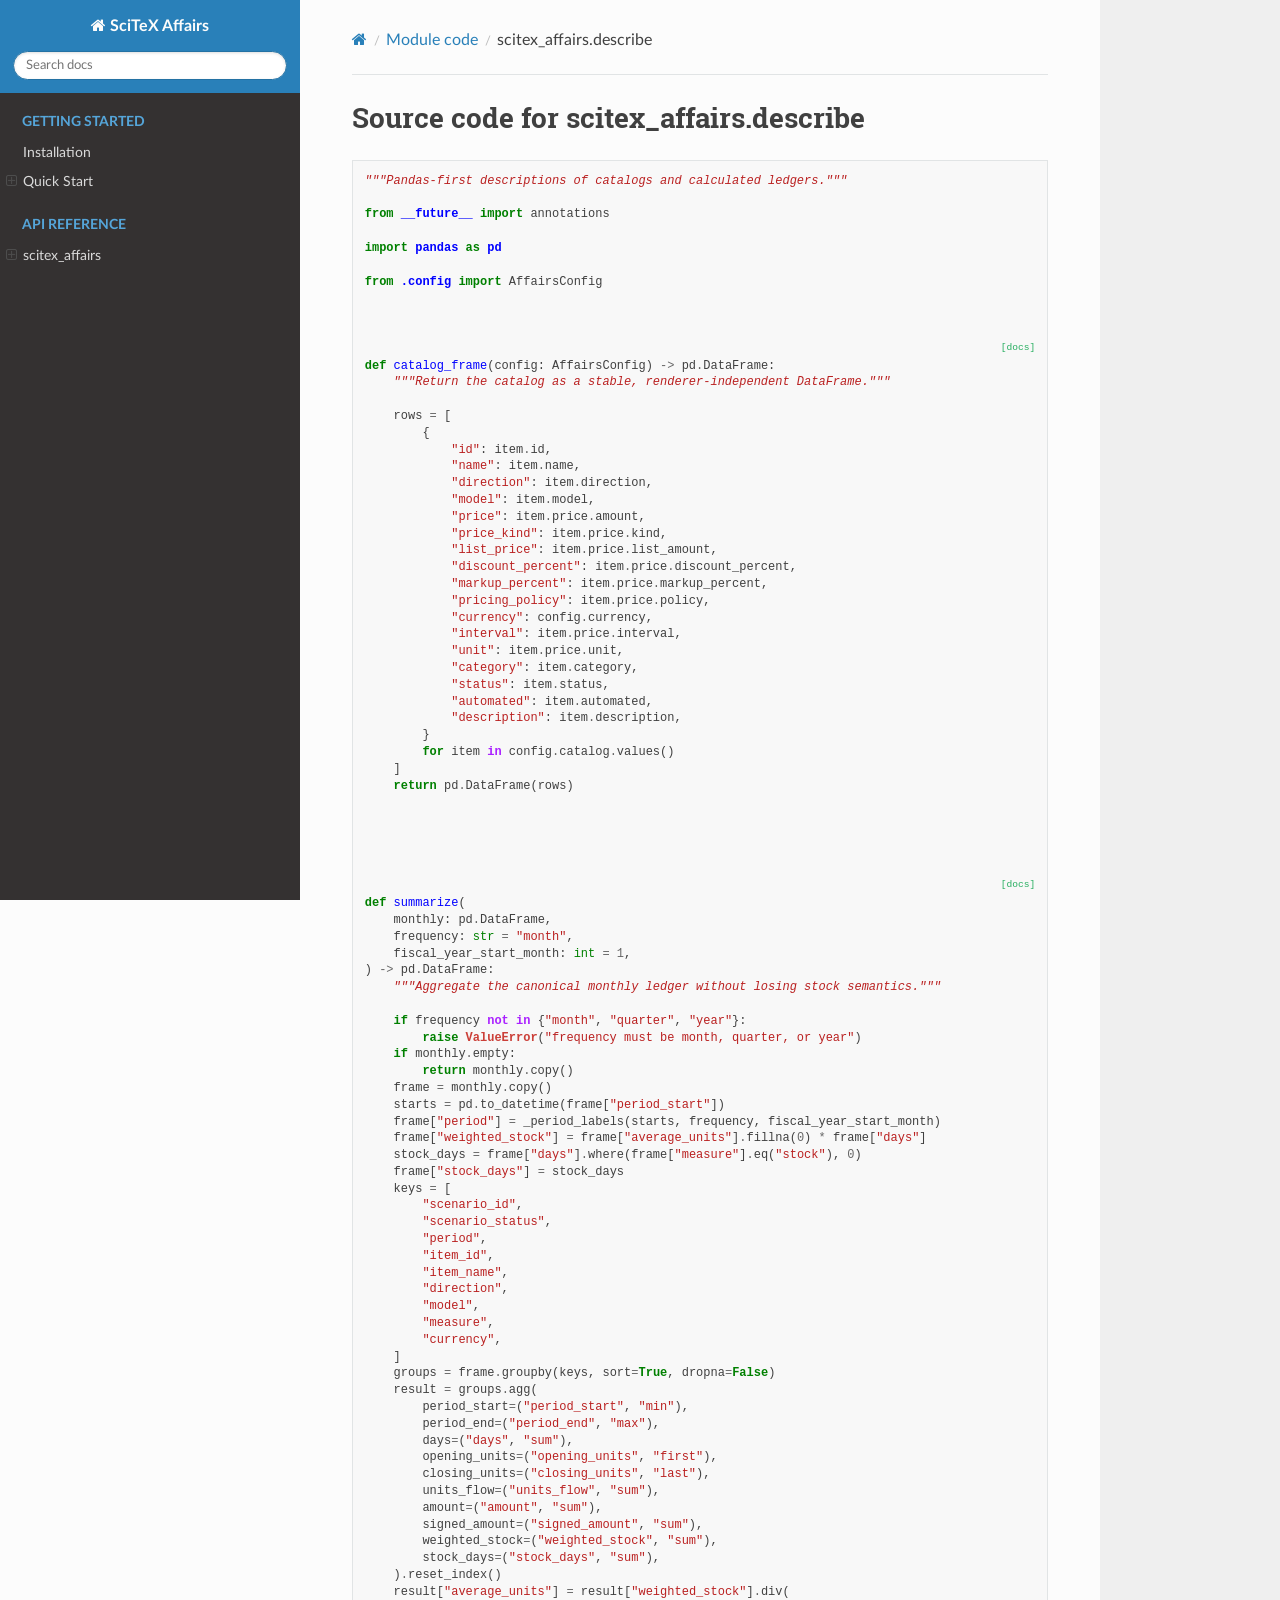
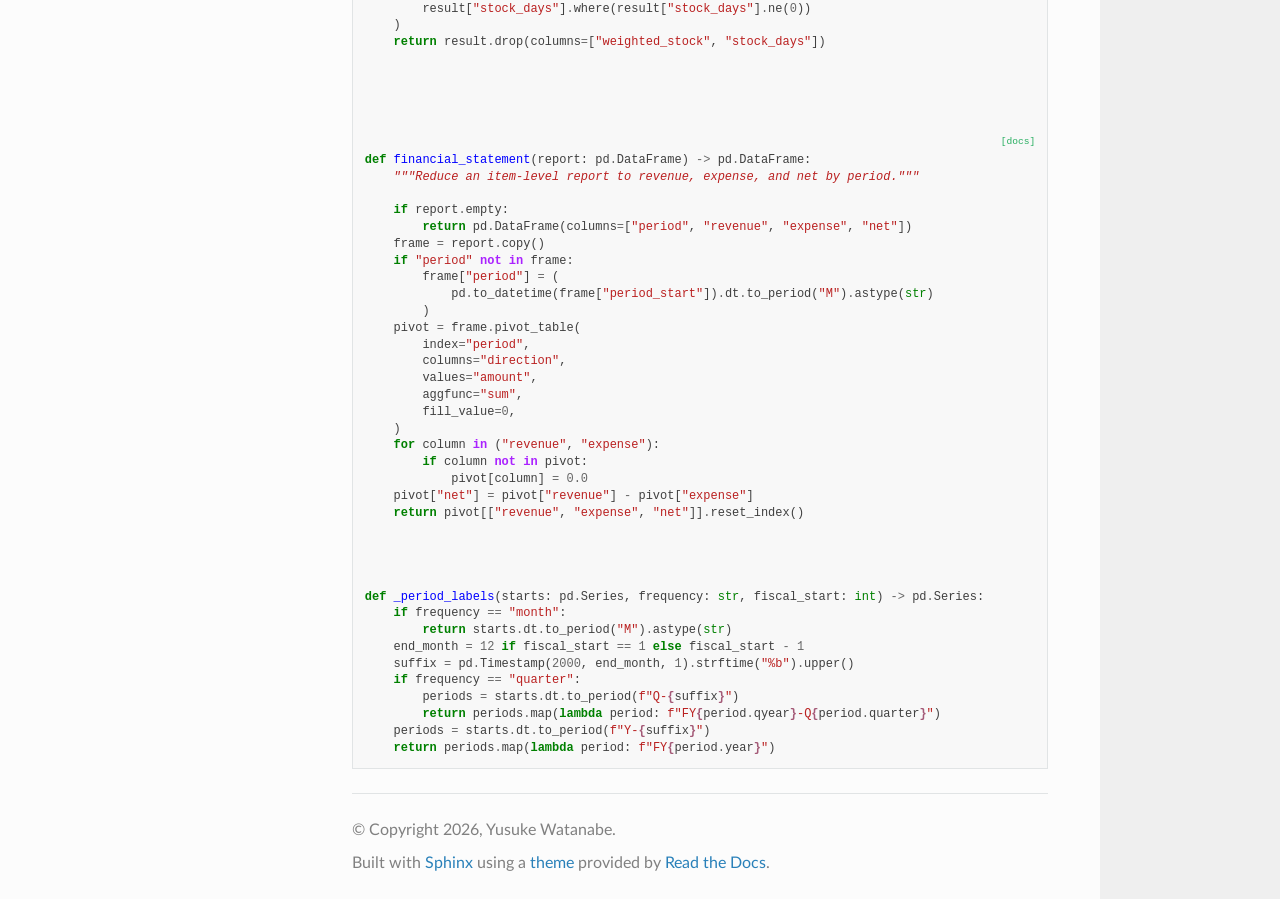
<file: src/scitex_affairs/_sphinx_html/_modules/scitex_affairs/describe.html>
<!DOCTYPE html>
<html class="writer-html5" lang="en" data-content_root="../../">
<head>
  <meta charset="utf-8" />
  <meta name="viewport" content="width=device-width, initial-scale=1.0" />
  <title>scitex_affairs.describe &mdash; SciTeX Affairs v0.1.0</title>
      <link rel="stylesheet" type="text/css" href="../../_static/pygments.css?v=b86133f3" />
      <link rel="stylesheet" type="text/css" href="../../_static/css/theme.css?v=9edc463e" />
      <link rel="stylesheet" type="text/css" href="../../_static/copybutton.css?v=76b2166b" />

  
      <script src="../../_static/jquery.js?v=5d32c60e"></script>
      <script src="../../_static/_sphinx_javascript_frameworks_compat.js?v=2cd50e6c"></script>
      <script src="../../_static/documentation_options.js?v=01f34227"></script>
      <script src="../../_static/doctools.js?v=9a2dae69"></script>
      <script src="../../_static/sphinx_highlight.js?v=dc90522c"></script>
      <script src="../../_static/clipboard.min.js?v=a7894cd8"></script>
      <script src="../../_static/copybutton.js?v=f281be69"></script>
    <script src="../../_static/js/theme.js"></script>
    <link rel="index" title="Index" href="../../genindex.html" />
    <link rel="search" title="Search" href="../../search.html" /> 
</head>

<body class="wy-body-for-nav"> 
  <div class="wy-grid-for-nav">
    <nav data-toggle="wy-nav-shift" class="wy-nav-side">
      <div class="wy-side-scroll">
        <div class="wy-side-nav-search" >

          
          
          <a href="../../index.html" class="icon icon-home">
            SciTeX Affairs
          </a>
<div role="search">
  <form id="rtd-search-form" class="wy-form" action="../../search.html" method="get">
    <input type="text" name="q" placeholder="Search docs" aria-label="Search docs" />
    <input type="hidden" name="check_keywords" value="yes" />
    <input type="hidden" name="area" value="default" />
  </form>
</div>
        </div><div class="wy-menu wy-menu-vertical" data-spy="affix" role="navigation" aria-label="Navigation menu">
              <p class="caption" role="heading"><span class="caption-text">Getting Started</span></p>
<ul>
<li class="toctree-l1"><a class="reference internal" href="../../installation.html">Installation</a></li>
<li class="toctree-l1"><a class="reference internal" href="../../quickstart.html">Quick Start</a><ul>
<li class="toctree-l2"><a class="reference internal" href="../../quickstart.html#configuration">Configuration</a></li>
<li class="toctree-l2"><a class="reference internal" href="../../quickstart.html#command-line">Command line</a></li>
<li class="toctree-l2"><a class="reference internal" href="../../quickstart.html#python">Python</a></li>
<li class="toctree-l2"><a class="reference internal" href="../../quickstart.html#prices-in-another-currency">Prices in another currency</a></li>
<li class="toctree-l2"><a class="reference internal" href="../../quickstart.html#actual-observations">Actual observations</a></li>
</ul>
</li>
</ul>
<p class="caption" role="heading"><span class="caption-text">API Reference</span></p>
<ul>
<li class="toctree-l1"><a class="reference internal" href="../../api/scitex_affairs.html">scitex_affairs</a><ul>
<li class="toctree-l2"><a class="reference internal" href="../../api/scitex_affairs.html#scitex_affairs.AffairsConfig"><code class="docutils literal notranslate"><span class="pre">AffairsConfig</span></code></a><ul>
<li class="toctree-l3"><a class="reference internal" href="../../api/scitex_affairs.html#scitex_affairs.AffairsConfig.schema_version"><code class="docutils literal notranslate"><span class="pre">AffairsConfig.schema_version</span></code></a></li>
<li class="toctree-l3"><a class="reference internal" href="../../api/scitex_affairs.html#scitex_affairs.AffairsConfig.organization"><code class="docutils literal notranslate"><span class="pre">AffairsConfig.organization</span></code></a></li>
<li class="toctree-l3"><a class="reference internal" href="../../api/scitex_affairs.html#scitex_affairs.AffairsConfig.currency"><code class="docutils literal notranslate"><span class="pre">AffairsConfig.currency</span></code></a></li>
<li class="toctree-l3"><a class="reference internal" href="../../api/scitex_affairs.html#scitex_affairs.AffairsConfig.fiscal_year_start_month"><code class="docutils literal notranslate"><span class="pre">AffairsConfig.fiscal_year_start_month</span></code></a></li>
<li class="toctree-l3"><a class="reference internal" href="../../api/scitex_affairs.html#scitex_affairs.AffairsConfig.catalog"><code class="docutils literal notranslate"><span class="pre">AffairsConfig.catalog</span></code></a></li>
<li class="toctree-l3"><a class="reference internal" href="../../api/scitex_affairs.html#scitex_affairs.AffairsConfig.scenarios"><code class="docutils literal notranslate"><span class="pre">AffairsConfig.scenarios</span></code></a></li>
<li class="toctree-l3"><a class="reference internal" href="../../api/scitex_affairs.html#scitex_affairs.AffairsConfig.pricing_policies"><code class="docutils literal notranslate"><span class="pre">AffairsConfig.pricing_policies</span></code></a></li>
<li class="toctree-l3"><a class="reference internal" href="../../api/scitex_affairs.html#scitex_affairs.AffairsConfig.sources"><code class="docutils literal notranslate"><span class="pre">AffairsConfig.sources</span></code></a></li>
<li class="toctree-l3"><a class="reference internal" href="../../api/scitex_affairs.html#scitex_affairs.AffairsConfig.fx"><code class="docutils literal notranslate"><span class="pre">AffairsConfig.fx</span></code></a></li>
<li class="toctree-l3"><a class="reference internal" href="../../api/scitex_affairs.html#scitex_affairs.AffairsConfig.from_mapping"><code class="docutils literal notranslate"><span class="pre">AffairsConfig.from_mapping()</span></code></a></li>
</ul>
</li>
<li class="toctree-l2"><a class="reference internal" href="../../api/scitex_affairs.html#scitex_affairs.CatalogItem"><code class="docutils literal notranslate"><span class="pre">CatalogItem</span></code></a><ul>
<li class="toctree-l3"><a class="reference internal" href="../../api/scitex_affairs.html#scitex_affairs.CatalogItem.id"><code class="docutils literal notranslate"><span class="pre">CatalogItem.id</span></code></a></li>
<li class="toctree-l3"><a class="reference internal" href="../../api/scitex_affairs.html#scitex_affairs.CatalogItem.name"><code class="docutils literal notranslate"><span class="pre">CatalogItem.name</span></code></a></li>
<li class="toctree-l3"><a class="reference internal" href="../../api/scitex_affairs.html#scitex_affairs.CatalogItem.direction"><code class="docutils literal notranslate"><span class="pre">CatalogItem.direction</span></code></a></li>
<li class="toctree-l3"><a class="reference internal" href="../../api/scitex_affairs.html#scitex_affairs.CatalogItem.model"><code class="docutils literal notranslate"><span class="pre">CatalogItem.model</span></code></a></li>
<li class="toctree-l3"><a class="reference internal" href="../../api/scitex_affairs.html#scitex_affairs.CatalogItem.price"><code class="docutils literal notranslate"><span class="pre">CatalogItem.price</span></code></a></li>
<li class="toctree-l3"><a class="reference internal" href="../../api/scitex_affairs.html#scitex_affairs.CatalogItem.description"><code class="docutils literal notranslate"><span class="pre">CatalogItem.description</span></code></a></li>
<li class="toctree-l3"><a class="reference internal" href="../../api/scitex_affairs.html#scitex_affairs.CatalogItem.category"><code class="docutils literal notranslate"><span class="pre">CatalogItem.category</span></code></a></li>
<li class="toctree-l3"><a class="reference internal" href="../../api/scitex_affairs.html#scitex_affairs.CatalogItem.status"><code class="docutils literal notranslate"><span class="pre">CatalogItem.status</span></code></a></li>
<li class="toctree-l3"><a class="reference internal" href="../../api/scitex_affairs.html#scitex_affairs.CatalogItem.automated"><code class="docutils literal notranslate"><span class="pre">CatalogItem.automated</span></code></a></li>
<li class="toctree-l3"><a class="reference internal" href="../../api/scitex_affairs.html#scitex_affairs.CatalogItem.attributes"><code class="docutils literal notranslate"><span class="pre">CatalogItem.attributes</span></code></a></li>
<li class="toctree-l3"><a class="reference internal" href="../../api/scitex_affairs.html#scitex_affairs.CatalogItem.from_mapping"><code class="docutils literal notranslate"><span class="pre">CatalogItem.from_mapping()</span></code></a></li>
</ul>
</li>
<li class="toctree-l2"><a class="reference internal" href="../../api/scitex_affairs.html#scitex_affairs.ConfigError"><code class="docutils literal notranslate"><span class="pre">ConfigError</span></code></a></li>
<li class="toctree-l2"><a class="reference internal" href="../../api/scitex_affairs.html#scitex_affairs.DiscountPhase"><code class="docutils literal notranslate"><span class="pre">DiscountPhase</span></code></a><ul>
<li class="toctree-l3"><a class="reference internal" href="../../api/scitex_affairs.html#scitex_affairs.DiscountPhase.start"><code class="docutils literal notranslate"><span class="pre">DiscountPhase.start</span></code></a></li>
<li class="toctree-l3"><a class="reference internal" href="../../api/scitex_affairs.html#scitex_affairs.DiscountPhase.end"><code class="docutils literal notranslate"><span class="pre">DiscountPhase.end</span></code></a></li>
<li class="toctree-l3"><a class="reference internal" href="../../api/scitex_affairs.html#scitex_affairs.DiscountPhase.percent"><code class="docutils literal notranslate"><span class="pre">DiscountPhase.percent</span></code></a></li>
<li class="toctree-l3"><a class="reference internal" href="../../api/scitex_affairs.html#scitex_affairs.DiscountPhase.status"><code class="docutils literal notranslate"><span class="pre">DiscountPhase.status</span></code></a></li>
<li class="toctree-l3"><a class="reference internal" href="../../api/scitex_affairs.html#scitex_affairs.DiscountPhase.label"><code class="docutils literal notranslate"><span class="pre">DiscountPhase.label</span></code></a></li>
<li class="toctree-l3"><a class="reference internal" href="../../api/scitex_affairs.html#scitex_affairs.DiscountPhase.contains"><code class="docutils literal notranslate"><span class="pre">DiscountPhase.contains()</span></code></a></li>
</ul>
</li>
<li class="toctree-l2"><a class="reference internal" href="../../api/scitex_affairs.html#scitex_affairs.FxError"><code class="docutils literal notranslate"><span class="pre">FxError</span></code></a></li>
<li class="toctree-l2"><a class="reference internal" href="../../api/scitex_affairs.html#scitex_affairs.FxRate"><code class="docutils literal notranslate"><span class="pre">FxRate</span></code></a><ul>
<li class="toctree-l3"><a class="reference internal" href="../../api/scitex_affairs.html#scitex_affairs.FxRate.base"><code class="docutils literal notranslate"><span class="pre">FxRate.base</span></code></a></li>
<li class="toctree-l3"><a class="reference internal" href="../../api/scitex_affairs.html#scitex_affairs.FxRate.quote"><code class="docutils literal notranslate"><span class="pre">FxRate.quote</span></code></a></li>
<li class="toctree-l3"><a class="reference internal" href="../../api/scitex_affairs.html#scitex_affairs.FxRate.rate"><code class="docutils literal notranslate"><span class="pre">FxRate.rate</span></code></a></li>
<li class="toctree-l3"><a class="reference internal" href="../../api/scitex_affairs.html#scitex_affairs.FxRate.as_of"><code class="docutils literal notranslate"><span class="pre">FxRate.as_of</span></code></a></li>
<li class="toctree-l3"><a class="reference internal" href="../../api/scitex_affairs.html#scitex_affairs.FxRate.source"><code class="docutils literal notranslate"><span class="pre">FxRate.source</span></code></a></li>
<li class="toctree-l3"><a class="reference internal" href="../../api/scitex_affairs.html#scitex_affairs.FxRate.retrieved_at"><code class="docutils literal notranslate"><span class="pre">FxRate.retrieved_at</span></code></a></li>
<li class="toctree-l3"><a class="reference internal" href="../../api/scitex_affairs.html#scitex_affairs.FxRate.source_label"><code class="docutils literal notranslate"><span class="pre">FxRate.source_label</span></code></a></li>
</ul>
</li>
<li class="toctree-l2"><a class="reference internal" href="../../api/scitex_affairs.html#scitex_affairs.Price"><code class="docutils literal notranslate"><span class="pre">Price</span></code></a><ul>
<li class="toctree-l3"><a class="reference internal" href="../../api/scitex_affairs.html#scitex_affairs.Price.amount"><code class="docutils literal notranslate"><span class="pre">Price.amount</span></code></a></li>
<li class="toctree-l3"><a class="reference internal" href="../../api/scitex_affairs.html#scitex_affairs.Price.interval"><code class="docutils literal notranslate"><span class="pre">Price.interval</span></code></a></li>
<li class="toctree-l3"><a class="reference internal" href="../../api/scitex_affairs.html#scitex_affairs.Price.unit"><code class="docutils literal notranslate"><span class="pre">Price.unit</span></code></a></li>
<li class="toctree-l3"><a class="reference internal" href="../../api/scitex_affairs.html#scitex_affairs.Price.kind"><code class="docutils literal notranslate"><span class="pre">Price.kind</span></code></a></li>
<li class="toctree-l3"><a class="reference internal" href="../../api/scitex_affairs.html#scitex_affairs.Price.list_amount"><code class="docutils literal notranslate"><span class="pre">Price.list_amount</span></code></a></li>
<li class="toctree-l3"><a class="reference internal" href="../../api/scitex_affairs.html#scitex_affairs.Price.discount_percent"><code class="docutils literal notranslate"><span class="pre">Price.discount_percent</span></code></a></li>
<li class="toctree-l3"><a class="reference internal" href="../../api/scitex_affairs.html#scitex_affairs.Price.markup_percent"><code class="docutils literal notranslate"><span class="pre">Price.markup_percent</span></code></a></li>
<li class="toctree-l3"><a class="reference internal" href="../../api/scitex_affairs.html#scitex_affairs.Price.policy"><code class="docutils literal notranslate"><span class="pre">Price.policy</span></code></a></li>
<li class="toctree-l3"><a class="reference internal" href="../../api/scitex_affairs.html#scitex_affairs.Price.discount_schedule"><code class="docutils literal notranslate"><span class="pre">Price.discount_schedule</span></code></a></li>
<li class="toctree-l3"><a class="reference internal" href="../../api/scitex_affairs.html#scitex_affairs.Price.currency"><code class="docutils literal notranslate"><span class="pre">Price.currency</span></code></a></li>
<li class="toctree-l3"><a class="reference internal" href="../../api/scitex_affairs.html#scitex_affairs.Price.from_mapping"><code class="docutils literal notranslate"><span class="pre">Price.from_mapping()</span></code></a></li>
<li class="toctree-l3"><a class="reference internal" href="../../api/scitex_affairs.html#scitex_affairs.Price.amount_on"><code class="docutils literal notranslate"><span class="pre">Price.amount_on()</span></code></a></li>
</ul>
</li>
<li class="toctree-l2"><a class="reference internal" href="../../api/scitex_affairs.html#scitex_affairs.Scenario"><code class="docutils literal notranslate"><span class="pre">Scenario</span></code></a><ul>
<li class="toctree-l3"><a class="reference internal" href="../../api/scitex_affairs.html#scitex_affairs.Scenario.id"><code class="docutils literal notranslate"><span class="pre">Scenario.id</span></code></a></li>
<li class="toctree-l3"><a class="reference internal" href="../../api/scitex_affairs.html#scitex_affairs.Scenario.label"><code class="docutils literal notranslate"><span class="pre">Scenario.label</span></code></a></li>
<li class="toctree-l3"><a class="reference internal" href="../../api/scitex_affairs.html#scitex_affairs.Scenario.status"><code class="docutils literal notranslate"><span class="pre">Scenario.status</span></code></a></li>
<li class="toctree-l3"><a class="reference internal" href="../../api/scitex_affairs.html#scitex_affairs.Scenario.start_date"><code class="docutils literal notranslate"><span class="pre">Scenario.start_date</span></code></a></li>
<li class="toctree-l3"><a class="reference internal" href="../../api/scitex_affairs.html#scitex_affairs.Scenario.end_date"><code class="docutils literal notranslate"><span class="pre">Scenario.end_date</span></code></a></li>
<li class="toctree-l3"><a class="reference internal" href="../../api/scitex_affairs.html#scitex_affairs.Scenario.series"><code class="docutils literal notranslate"><span class="pre">Scenario.series</span></code></a></li>
<li class="toctree-l3"><a class="reference internal" href="../../api/scitex_affairs.html#scitex_affairs.Scenario.from_mapping"><code class="docutils literal notranslate"><span class="pre">Scenario.from_mapping()</span></code></a></li>
</ul>
</li>
<li class="toctree-l2"><a class="reference internal" href="../../api/scitex_affairs.html#scitex_affairs.catalog_frame"><code class="docutils literal notranslate"><span class="pre">catalog_frame()</span></code></a></li>
<li class="toctree-l2"><a class="reference internal" href="../../api/scitex_affairs.html#scitex_affairs.fetch_rate"><code class="docutils literal notranslate"><span class="pre">fetch_rate()</span></code></a></li>
<li class="toctree-l2"><a class="reference internal" href="../../api/scitex_affairs.html#scitex_affairs.financial_statement"><code class="docutils literal notranslate"><span class="pre">financial_statement()</span></code></a></li>
<li class="toctree-l2"><a class="reference internal" href="../../api/scitex_affairs.html#scitex_affairs.load_config"><code class="docutils literal notranslate"><span class="pre">load_config()</span></code></a></li>
<li class="toctree-l2"><a class="reference internal" href="../../api/scitex_affairs.html#scitex_affairs.resolve_config_path"><code class="docutils literal notranslate"><span class="pre">resolve_config_path()</span></code></a></li>
<li class="toctree-l2"><a class="reference internal" href="../../api/scitex_affairs.html#scitex_affairs.monthly_report"><code class="docutils literal notranslate"><span class="pre">monthly_report()</span></code></a></li>
<li class="toctree-l2"><a class="reference internal" href="../../api/scitex_affairs.html#scitex_affairs.summarize"><code class="docutils literal notranslate"><span class="pre">summarize()</span></code></a></li>
<li class="toctree-l2"><a class="reference internal" href="../../api/scitex_affairs.html#module-scitex_affairs.config">Configuration</a><ul>
<li class="toctree-l3"><a class="reference internal" href="../../api/scitex_affairs.html#scitex_affairs.config.ConfigError"><code class="docutils literal notranslate"><span class="pre">ConfigError</span></code></a></li>
<li class="toctree-l3"><a class="reference internal" href="../../api/scitex_affairs.html#scitex_affairs.config.DiscountPhase"><code class="docutils literal notranslate"><span class="pre">DiscountPhase</span></code></a><ul>
<li class="toctree-l4"><a class="reference internal" href="../../api/scitex_affairs.html#scitex_affairs.config.DiscountPhase.start"><code class="docutils literal notranslate"><span class="pre">DiscountPhase.start</span></code></a></li>
<li class="toctree-l4"><a class="reference internal" href="../../api/scitex_affairs.html#scitex_affairs.config.DiscountPhase.end"><code class="docutils literal notranslate"><span class="pre">DiscountPhase.end</span></code></a></li>
<li class="toctree-l4"><a class="reference internal" href="../../api/scitex_affairs.html#scitex_affairs.config.DiscountPhase.percent"><code class="docutils literal notranslate"><span class="pre">DiscountPhase.percent</span></code></a></li>
<li class="toctree-l4"><a class="reference internal" href="../../api/scitex_affairs.html#scitex_affairs.config.DiscountPhase.status"><code class="docutils literal notranslate"><span class="pre">DiscountPhase.status</span></code></a></li>
<li class="toctree-l4"><a class="reference internal" href="../../api/scitex_affairs.html#scitex_affairs.config.DiscountPhase.label"><code class="docutils literal notranslate"><span class="pre">DiscountPhase.label</span></code></a></li>
<li class="toctree-l4"><a class="reference internal" href="../../api/scitex_affairs.html#scitex_affairs.config.DiscountPhase.contains"><code class="docutils literal notranslate"><span class="pre">DiscountPhase.contains()</span></code></a></li>
</ul>
</li>
<li class="toctree-l3"><a class="reference internal" href="../../api/scitex_affairs.html#scitex_affairs.config.Price"><code class="docutils literal notranslate"><span class="pre">Price</span></code></a><ul>
<li class="toctree-l4"><a class="reference internal" href="../../api/scitex_affairs.html#scitex_affairs.config.Price.amount"><code class="docutils literal notranslate"><span class="pre">Price.amount</span></code></a></li>
<li class="toctree-l4"><a class="reference internal" href="../../api/scitex_affairs.html#scitex_affairs.config.Price.interval"><code class="docutils literal notranslate"><span class="pre">Price.interval</span></code></a></li>
<li class="toctree-l4"><a class="reference internal" href="../../api/scitex_affairs.html#scitex_affairs.config.Price.unit"><code class="docutils literal notranslate"><span class="pre">Price.unit</span></code></a></li>
<li class="toctree-l4"><a class="reference internal" href="../../api/scitex_affairs.html#scitex_affairs.config.Price.kind"><code class="docutils literal notranslate"><span class="pre">Price.kind</span></code></a></li>
<li class="toctree-l4"><a class="reference internal" href="../../api/scitex_affairs.html#scitex_affairs.config.Price.list_amount"><code class="docutils literal notranslate"><span class="pre">Price.list_amount</span></code></a></li>
<li class="toctree-l4"><a class="reference internal" href="../../api/scitex_affairs.html#scitex_affairs.config.Price.discount_percent"><code class="docutils literal notranslate"><span class="pre">Price.discount_percent</span></code></a></li>
<li class="toctree-l4"><a class="reference internal" href="../../api/scitex_affairs.html#scitex_affairs.config.Price.markup_percent"><code class="docutils literal notranslate"><span class="pre">Price.markup_percent</span></code></a></li>
<li class="toctree-l4"><a class="reference internal" href="../../api/scitex_affairs.html#scitex_affairs.config.Price.policy"><code class="docutils literal notranslate"><span class="pre">Price.policy</span></code></a></li>
<li class="toctree-l4"><a class="reference internal" href="../../api/scitex_affairs.html#scitex_affairs.config.Price.discount_schedule"><code class="docutils literal notranslate"><span class="pre">Price.discount_schedule</span></code></a></li>
<li class="toctree-l4"><a class="reference internal" href="../../api/scitex_affairs.html#scitex_affairs.config.Price.currency"><code class="docutils literal notranslate"><span class="pre">Price.currency</span></code></a></li>
<li class="toctree-l4"><a class="reference internal" href="../../api/scitex_affairs.html#scitex_affairs.config.Price.from_mapping"><code class="docutils literal notranslate"><span class="pre">Price.from_mapping()</span></code></a></li>
<li class="toctree-l4"><a class="reference internal" href="../../api/scitex_affairs.html#scitex_affairs.config.Price.amount_on"><code class="docutils literal notranslate"><span class="pre">Price.amount_on()</span></code></a></li>
</ul>
</li>
<li class="toctree-l3"><a class="reference internal" href="../../api/scitex_affairs.html#scitex_affairs.config.CatalogItem"><code class="docutils literal notranslate"><span class="pre">CatalogItem</span></code></a><ul>
<li class="toctree-l4"><a class="reference internal" href="../../api/scitex_affairs.html#scitex_affairs.config.CatalogItem.id"><code class="docutils literal notranslate"><span class="pre">CatalogItem.id</span></code></a></li>
<li class="toctree-l4"><a class="reference internal" href="../../api/scitex_affairs.html#scitex_affairs.config.CatalogItem.name"><code class="docutils literal notranslate"><span class="pre">CatalogItem.name</span></code></a></li>
<li class="toctree-l4"><a class="reference internal" href="../../api/scitex_affairs.html#scitex_affairs.config.CatalogItem.direction"><code class="docutils literal notranslate"><span class="pre">CatalogItem.direction</span></code></a></li>
<li class="toctree-l4"><a class="reference internal" href="../../api/scitex_affairs.html#scitex_affairs.config.CatalogItem.model"><code class="docutils literal notranslate"><span class="pre">CatalogItem.model</span></code></a></li>
<li class="toctree-l4"><a class="reference internal" href="../../api/scitex_affairs.html#scitex_affairs.config.CatalogItem.price"><code class="docutils literal notranslate"><span class="pre">CatalogItem.price</span></code></a></li>
<li class="toctree-l4"><a class="reference internal" href="../../api/scitex_affairs.html#scitex_affairs.config.CatalogItem.description"><code class="docutils literal notranslate"><span class="pre">CatalogItem.description</span></code></a></li>
<li class="toctree-l4"><a class="reference internal" href="../../api/scitex_affairs.html#scitex_affairs.config.CatalogItem.category"><code class="docutils literal notranslate"><span class="pre">CatalogItem.category</span></code></a></li>
<li class="toctree-l4"><a class="reference internal" href="../../api/scitex_affairs.html#scitex_affairs.config.CatalogItem.status"><code class="docutils literal notranslate"><span class="pre">CatalogItem.status</span></code></a></li>
<li class="toctree-l4"><a class="reference internal" href="../../api/scitex_affairs.html#scitex_affairs.config.CatalogItem.automated"><code class="docutils literal notranslate"><span class="pre">CatalogItem.automated</span></code></a></li>
<li class="toctree-l4"><a class="reference internal" href="../../api/scitex_affairs.html#scitex_affairs.config.CatalogItem.attributes"><code class="docutils literal notranslate"><span class="pre">CatalogItem.attributes</span></code></a></li>
<li class="toctree-l4"><a class="reference internal" href="../../api/scitex_affairs.html#scitex_affairs.config.CatalogItem.from_mapping"><code class="docutils literal notranslate"><span class="pre">CatalogItem.from_mapping()</span></code></a></li>
</ul>
</li>
<li class="toctree-l3"><a class="reference internal" href="../../api/scitex_affairs.html#scitex_affairs.config.Scenario"><code class="docutils literal notranslate"><span class="pre">Scenario</span></code></a><ul>
<li class="toctree-l4"><a class="reference internal" href="../../api/scitex_affairs.html#scitex_affairs.config.Scenario.id"><code class="docutils literal notranslate"><span class="pre">Scenario.id</span></code></a></li>
<li class="toctree-l4"><a class="reference internal" href="../../api/scitex_affairs.html#scitex_affairs.config.Scenario.label"><code class="docutils literal notranslate"><span class="pre">Scenario.label</span></code></a></li>
<li class="toctree-l4"><a class="reference internal" href="../../api/scitex_affairs.html#scitex_affairs.config.Scenario.status"><code class="docutils literal notranslate"><span class="pre">Scenario.status</span></code></a></li>
<li class="toctree-l4"><a class="reference internal" href="../../api/scitex_affairs.html#scitex_affairs.config.Scenario.start_date"><code class="docutils literal notranslate"><span class="pre">Scenario.start_date</span></code></a></li>
<li class="toctree-l4"><a class="reference internal" href="../../api/scitex_affairs.html#scitex_affairs.config.Scenario.end_date"><code class="docutils literal notranslate"><span class="pre">Scenario.end_date</span></code></a></li>
<li class="toctree-l4"><a class="reference internal" href="../../api/scitex_affairs.html#scitex_affairs.config.Scenario.series"><code class="docutils literal notranslate"><span class="pre">Scenario.series</span></code></a></li>
<li class="toctree-l4"><a class="reference internal" href="../../api/scitex_affairs.html#scitex_affairs.config.Scenario.from_mapping"><code class="docutils literal notranslate"><span class="pre">Scenario.from_mapping()</span></code></a></li>
</ul>
</li>
<li class="toctree-l3"><a class="reference internal" href="../../api/scitex_affairs.html#scitex_affairs.config.AffairsConfig"><code class="docutils literal notranslate"><span class="pre">AffairsConfig</span></code></a><ul>
<li class="toctree-l4"><a class="reference internal" href="../../api/scitex_affairs.html#scitex_affairs.config.AffairsConfig.schema_version"><code class="docutils literal notranslate"><span class="pre">AffairsConfig.schema_version</span></code></a></li>
<li class="toctree-l4"><a class="reference internal" href="../../api/scitex_affairs.html#scitex_affairs.config.AffairsConfig.organization"><code class="docutils literal notranslate"><span class="pre">AffairsConfig.organization</span></code></a></li>
<li class="toctree-l4"><a class="reference internal" href="../../api/scitex_affairs.html#scitex_affairs.config.AffairsConfig.currency"><code class="docutils literal notranslate"><span class="pre">AffairsConfig.currency</span></code></a></li>
<li class="toctree-l4"><a class="reference internal" href="../../api/scitex_affairs.html#scitex_affairs.config.AffairsConfig.fiscal_year_start_month"><code class="docutils literal notranslate"><span class="pre">AffairsConfig.fiscal_year_start_month</span></code></a></li>
<li class="toctree-l4"><a class="reference internal" href="../../api/scitex_affairs.html#scitex_affairs.config.AffairsConfig.catalog"><code class="docutils literal notranslate"><span class="pre">AffairsConfig.catalog</span></code></a></li>
<li class="toctree-l4"><a class="reference internal" href="../../api/scitex_affairs.html#scitex_affairs.config.AffairsConfig.scenarios"><code class="docutils literal notranslate"><span class="pre">AffairsConfig.scenarios</span></code></a></li>
<li class="toctree-l4"><a class="reference internal" href="../../api/scitex_affairs.html#scitex_affairs.config.AffairsConfig.pricing_policies"><code class="docutils literal notranslate"><span class="pre">AffairsConfig.pricing_policies</span></code></a></li>
<li class="toctree-l4"><a class="reference internal" href="../../api/scitex_affairs.html#scitex_affairs.config.AffairsConfig.sources"><code class="docutils literal notranslate"><span class="pre">AffairsConfig.sources</span></code></a></li>
<li class="toctree-l4"><a class="reference internal" href="../../api/scitex_affairs.html#scitex_affairs.config.AffairsConfig.fx"><code class="docutils literal notranslate"><span class="pre">AffairsConfig.fx</span></code></a></li>
<li class="toctree-l4"><a class="reference internal" href="../../api/scitex_affairs.html#scitex_affairs.config.AffairsConfig.from_mapping"><code class="docutils literal notranslate"><span class="pre">AffairsConfig.from_mapping()</span></code></a></li>
</ul>
</li>
<li class="toctree-l3"><a class="reference internal" href="../../api/scitex_affairs.html#scitex_affairs.config.resolve_config_path"><code class="docutils literal notranslate"><span class="pre">resolve_config_path()</span></code></a></li>
<li class="toctree-l3"><a class="reference internal" href="../../api/scitex_affairs.html#scitex_affairs.config.load_config"><code class="docutils literal notranslate"><span class="pre">load_config()</span></code></a></li>
</ul>
</li>
<li class="toctree-l2"><a class="reference internal" href="../../api/scitex_affairs.html#module-scitex_affairs.scenario">Scenarios</a><ul>
<li class="toctree-l3"><a class="reference internal" href="../../api/scitex_affairs.html#scitex_affairs.scenario.monthly_report"><code class="docutils literal notranslate"><span class="pre">monthly_report()</span></code></a></li>
</ul>
</li>
<li class="toctree-l2"><a class="reference internal" href="../../api/scitex_affairs.html#module-scitex_affairs.fx">Exchange rates</a><ul>
<li class="toctree-l3"><a class="reference internal" href="../../api/scitex_affairs.html#scitex_affairs.fx.PROVIDERS"><code class="docutils literal notranslate"><span class="pre">PROVIDERS</span></code></a></li>
<li class="toctree-l3"><a class="reference internal" href="../../api/scitex_affairs.html#scitex_affairs.fx.Opener"><code class="docutils literal notranslate"><span class="pre">Opener</span></code></a></li>
<li class="toctree-l3"><a class="reference internal" href="../../api/scitex_affairs.html#scitex_affairs.fx.FxError"><code class="docutils literal notranslate"><span class="pre">FxError</span></code></a></li>
<li class="toctree-l3"><a class="reference internal" href="../../api/scitex_affairs.html#scitex_affairs.fx.FxRate"><code class="docutils literal notranslate"><span class="pre">FxRate</span></code></a><ul>
<li class="toctree-l4"><a class="reference internal" href="../../api/scitex_affairs.html#scitex_affairs.fx.FxRate.base"><code class="docutils literal notranslate"><span class="pre">FxRate.base</span></code></a></li>
<li class="toctree-l4"><a class="reference internal" href="../../api/scitex_affairs.html#scitex_affairs.fx.FxRate.quote"><code class="docutils literal notranslate"><span class="pre">FxRate.quote</span></code></a></li>
<li class="toctree-l4"><a class="reference internal" href="../../api/scitex_affairs.html#scitex_affairs.fx.FxRate.rate"><code class="docutils literal notranslate"><span class="pre">FxRate.rate</span></code></a></li>
<li class="toctree-l4"><a class="reference internal" href="../../api/scitex_affairs.html#scitex_affairs.fx.FxRate.as_of"><code class="docutils literal notranslate"><span class="pre">FxRate.as_of</span></code></a></li>
<li class="toctree-l4"><a class="reference internal" href="../../api/scitex_affairs.html#scitex_affairs.fx.FxRate.source"><code class="docutils literal notranslate"><span class="pre">FxRate.source</span></code></a></li>
<li class="toctree-l4"><a class="reference internal" href="../../api/scitex_affairs.html#scitex_affairs.fx.FxRate.retrieved_at"><code class="docutils literal notranslate"><span class="pre">FxRate.retrieved_at</span></code></a></li>
<li class="toctree-l4"><a class="reference internal" href="../../api/scitex_affairs.html#scitex_affairs.fx.FxRate.source_label"><code class="docutils literal notranslate"><span class="pre">FxRate.source_label</span></code></a></li>
</ul>
</li>
<li class="toctree-l3"><a class="reference internal" href="../../api/scitex_affairs.html#scitex_affairs.fx.fetch_rate"><code class="docutils literal notranslate"><span class="pre">fetch_rate()</span></code></a></li>
<li class="toctree-l3"><a class="reference internal" href="../../api/scitex_affairs.html#scitex_affairs.fx.disclosure"><code class="docutils literal notranslate"><span class="pre">disclosure()</span></code></a></li>
</ul>
</li>
<li class="toctree-l2"><a class="reference internal" href="../../api/scitex_affairs.html#module-scitex_affairs.describe">Descriptions and rendering</a><ul>
<li class="toctree-l3"><a class="reference internal" href="../../api/scitex_affairs.html#scitex_affairs.describe.catalog_frame"><code class="docutils literal notranslate"><span class="pre">catalog_frame()</span></code></a></li>
<li class="toctree-l3"><a class="reference internal" href="../../api/scitex_affairs.html#scitex_affairs.describe.summarize"><code class="docutils literal notranslate"><span class="pre">summarize()</span></code></a></li>
<li class="toctree-l3"><a class="reference internal" href="../../api/scitex_affairs.html#scitex_affairs.describe.financial_statement"><code class="docutils literal notranslate"><span class="pre">financial_statement()</span></code></a></li>
<li class="toctree-l3"><a class="reference internal" href="../../api/scitex_affairs.html#scitex_affairs.render.render_frame"><code class="docutils literal notranslate"><span class="pre">render_frame()</span></code></a></li>
<li class="toctree-l3"><a class="reference internal" href="../../api/scitex_affairs.html#scitex_affairs.render.write_frame"><code class="docutils literal notranslate"><span class="pre">write_frame()</span></code></a></li>
</ul>
</li>
</ul>
</li>
</ul>

        </div>
      </div>
    </nav>

    <section data-toggle="wy-nav-shift" class="wy-nav-content-wrap"><nav class="wy-nav-top" aria-label="Mobile navigation menu" >
          <i data-toggle="wy-nav-top" class="fa fa-bars"></i>
          <a href="../../index.html">SciTeX Affairs</a>
      </nav>

      <div class="wy-nav-content">
        <div class="rst-content">
          <div role="navigation" aria-label="Page navigation">
  <ul class="wy-breadcrumbs">
      <li><a href="../../index.html" class="icon icon-home" aria-label="Home"></a></li>
          <li class="breadcrumb-item"><a href="../index.html">Module code</a></li>
      <li class="breadcrumb-item active">scitex_affairs.describe</li>
      <li class="wy-breadcrumbs-aside">
      </li>
  </ul>
  <hr/>
</div>
          <div role="main" class="document" itemscope="itemscope" itemtype="http://schema.org/Article">
           <div itemprop="articleBody">
             
  <h1>Source code for scitex_affairs.describe</h1><div class="highlight"><pre>
<span></span><span class="sd">"""Pandas-first descriptions of catalogs and calculated ledgers."""</span>

<span class="kn">from</span><span class="w"> </span><span class="nn">__future__</span><span class="w"> </span><span class="kn">import</span> <span class="n">annotations</span>

<span class="kn">import</span><span class="w"> </span><span class="nn">pandas</span><span class="w"> </span><span class="k">as</span><span class="w"> </span><span class="nn">pd</span>

<span class="kn">from</span><span class="w"> </span><span class="nn">.config</span><span class="w"> </span><span class="kn">import</span> <span class="n">AffairsConfig</span>


<div class="viewcode-block" id="catalog_frame">
<a class="viewcode-back" href="../../api/scitex_affairs.html#scitex_affairs.catalog_frame">[docs]</a>
<span class="k">def</span><span class="w"> </span><span class="nf">catalog_frame</span><span class="p">(</span><span class="n">config</span><span class="p">:</span> <span class="n">AffairsConfig</span><span class="p">)</span> <span class="o">-&gt;</span> <span class="n">pd</span><span class="o">.</span><span class="n">DataFrame</span><span class="p">:</span>
<span class="w">    </span><span class="sd">"""Return the catalog as a stable, renderer-independent DataFrame."""</span>

    <span class="n">rows</span> <span class="o">=</span> <span class="p">[</span>
        <span class="p">{</span>
            <span class="s2">"id"</span><span class="p">:</span> <span class="n">item</span><span class="o">.</span><span class="n">id</span><span class="p">,</span>
            <span class="s2">"name"</span><span class="p">:</span> <span class="n">item</span><span class="o">.</span><span class="n">name</span><span class="p">,</span>
            <span class="s2">"direction"</span><span class="p">:</span> <span class="n">item</span><span class="o">.</span><span class="n">direction</span><span class="p">,</span>
            <span class="s2">"model"</span><span class="p">:</span> <span class="n">item</span><span class="o">.</span><span class="n">model</span><span class="p">,</span>
            <span class="s2">"price"</span><span class="p">:</span> <span class="n">item</span><span class="o">.</span><span class="n">price</span><span class="o">.</span><span class="n">amount</span><span class="p">,</span>
            <span class="s2">"price_kind"</span><span class="p">:</span> <span class="n">item</span><span class="o">.</span><span class="n">price</span><span class="o">.</span><span class="n">kind</span><span class="p">,</span>
            <span class="s2">"list_price"</span><span class="p">:</span> <span class="n">item</span><span class="o">.</span><span class="n">price</span><span class="o">.</span><span class="n">list_amount</span><span class="p">,</span>
            <span class="s2">"discount_percent"</span><span class="p">:</span> <span class="n">item</span><span class="o">.</span><span class="n">price</span><span class="o">.</span><span class="n">discount_percent</span><span class="p">,</span>
            <span class="s2">"markup_percent"</span><span class="p">:</span> <span class="n">item</span><span class="o">.</span><span class="n">price</span><span class="o">.</span><span class="n">markup_percent</span><span class="p">,</span>
            <span class="s2">"pricing_policy"</span><span class="p">:</span> <span class="n">item</span><span class="o">.</span><span class="n">price</span><span class="o">.</span><span class="n">policy</span><span class="p">,</span>
            <span class="s2">"currency"</span><span class="p">:</span> <span class="n">config</span><span class="o">.</span><span class="n">currency</span><span class="p">,</span>
            <span class="s2">"interval"</span><span class="p">:</span> <span class="n">item</span><span class="o">.</span><span class="n">price</span><span class="o">.</span><span class="n">interval</span><span class="p">,</span>
            <span class="s2">"unit"</span><span class="p">:</span> <span class="n">item</span><span class="o">.</span><span class="n">price</span><span class="o">.</span><span class="n">unit</span><span class="p">,</span>
            <span class="s2">"category"</span><span class="p">:</span> <span class="n">item</span><span class="o">.</span><span class="n">category</span><span class="p">,</span>
            <span class="s2">"status"</span><span class="p">:</span> <span class="n">item</span><span class="o">.</span><span class="n">status</span><span class="p">,</span>
            <span class="s2">"automated"</span><span class="p">:</span> <span class="n">item</span><span class="o">.</span><span class="n">automated</span><span class="p">,</span>
            <span class="s2">"description"</span><span class="p">:</span> <span class="n">item</span><span class="o">.</span><span class="n">description</span><span class="p">,</span>
        <span class="p">}</span>
        <span class="k">for</span> <span class="n">item</span> <span class="ow">in</span> <span class="n">config</span><span class="o">.</span><span class="n">catalog</span><span class="o">.</span><span class="n">values</span><span class="p">()</span>
    <span class="p">]</span>
    <span class="k">return</span> <span class="n">pd</span><span class="o">.</span><span class="n">DataFrame</span><span class="p">(</span><span class="n">rows</span><span class="p">)</span></div>



<div class="viewcode-block" id="summarize">
<a class="viewcode-back" href="../../api/scitex_affairs.html#scitex_affairs.summarize">[docs]</a>
<span class="k">def</span><span class="w"> </span><span class="nf">summarize</span><span class="p">(</span>
    <span class="n">monthly</span><span class="p">:</span> <span class="n">pd</span><span class="o">.</span><span class="n">DataFrame</span><span class="p">,</span>
    <span class="n">frequency</span><span class="p">:</span> <span class="nb">str</span> <span class="o">=</span> <span class="s2">"month"</span><span class="p">,</span>
    <span class="n">fiscal_year_start_month</span><span class="p">:</span> <span class="nb">int</span> <span class="o">=</span> <span class="mi">1</span><span class="p">,</span>
<span class="p">)</span> <span class="o">-&gt;</span> <span class="n">pd</span><span class="o">.</span><span class="n">DataFrame</span><span class="p">:</span>
<span class="w">    </span><span class="sd">"""Aggregate the canonical monthly ledger without losing stock semantics."""</span>

    <span class="k">if</span> <span class="n">frequency</span> <span class="ow">not</span> <span class="ow">in</span> <span class="p">{</span><span class="s2">"month"</span><span class="p">,</span> <span class="s2">"quarter"</span><span class="p">,</span> <span class="s2">"year"</span><span class="p">}:</span>
        <span class="k">raise</span> <span class="ne">ValueError</span><span class="p">(</span><span class="s2">"frequency must be month, quarter, or year"</span><span class="p">)</span>
    <span class="k">if</span> <span class="n">monthly</span><span class="o">.</span><span class="n">empty</span><span class="p">:</span>
        <span class="k">return</span> <span class="n">monthly</span><span class="o">.</span><span class="n">copy</span><span class="p">()</span>
    <span class="n">frame</span> <span class="o">=</span> <span class="n">monthly</span><span class="o">.</span><span class="n">copy</span><span class="p">()</span>
    <span class="n">starts</span> <span class="o">=</span> <span class="n">pd</span><span class="o">.</span><span class="n">to_datetime</span><span class="p">(</span><span class="n">frame</span><span class="p">[</span><span class="s2">"period_start"</span><span class="p">])</span>
    <span class="n">frame</span><span class="p">[</span><span class="s2">"period"</span><span class="p">]</span> <span class="o">=</span> <span class="n">_period_labels</span><span class="p">(</span><span class="n">starts</span><span class="p">,</span> <span class="n">frequency</span><span class="p">,</span> <span class="n">fiscal_year_start_month</span><span class="p">)</span>
    <span class="n">frame</span><span class="p">[</span><span class="s2">"weighted_stock"</span><span class="p">]</span> <span class="o">=</span> <span class="n">frame</span><span class="p">[</span><span class="s2">"average_units"</span><span class="p">]</span><span class="o">.</span><span class="n">fillna</span><span class="p">(</span><span class="mi">0</span><span class="p">)</span> <span class="o">*</span> <span class="n">frame</span><span class="p">[</span><span class="s2">"days"</span><span class="p">]</span>
    <span class="n">stock_days</span> <span class="o">=</span> <span class="n">frame</span><span class="p">[</span><span class="s2">"days"</span><span class="p">]</span><span class="o">.</span><span class="n">where</span><span class="p">(</span><span class="n">frame</span><span class="p">[</span><span class="s2">"measure"</span><span class="p">]</span><span class="o">.</span><span class="n">eq</span><span class="p">(</span><span class="s2">"stock"</span><span class="p">),</span> <span class="mi">0</span><span class="p">)</span>
    <span class="n">frame</span><span class="p">[</span><span class="s2">"stock_days"</span><span class="p">]</span> <span class="o">=</span> <span class="n">stock_days</span>
    <span class="n">keys</span> <span class="o">=</span> <span class="p">[</span>
        <span class="s2">"scenario_id"</span><span class="p">,</span>
        <span class="s2">"scenario_status"</span><span class="p">,</span>
        <span class="s2">"period"</span><span class="p">,</span>
        <span class="s2">"item_id"</span><span class="p">,</span>
        <span class="s2">"item_name"</span><span class="p">,</span>
        <span class="s2">"direction"</span><span class="p">,</span>
        <span class="s2">"model"</span><span class="p">,</span>
        <span class="s2">"measure"</span><span class="p">,</span>
        <span class="s2">"currency"</span><span class="p">,</span>
    <span class="p">]</span>
    <span class="n">groups</span> <span class="o">=</span> <span class="n">frame</span><span class="o">.</span><span class="n">groupby</span><span class="p">(</span><span class="n">keys</span><span class="p">,</span> <span class="n">sort</span><span class="o">=</span><span class="kc">True</span><span class="p">,</span> <span class="n">dropna</span><span class="o">=</span><span class="kc">False</span><span class="p">)</span>
    <span class="n">result</span> <span class="o">=</span> <span class="n">groups</span><span class="o">.</span><span class="n">agg</span><span class="p">(</span>
        <span class="n">period_start</span><span class="o">=</span><span class="p">(</span><span class="s2">"period_start"</span><span class="p">,</span> <span class="s2">"min"</span><span class="p">),</span>
        <span class="n">period_end</span><span class="o">=</span><span class="p">(</span><span class="s2">"period_end"</span><span class="p">,</span> <span class="s2">"max"</span><span class="p">),</span>
        <span class="n">days</span><span class="o">=</span><span class="p">(</span><span class="s2">"days"</span><span class="p">,</span> <span class="s2">"sum"</span><span class="p">),</span>
        <span class="n">opening_units</span><span class="o">=</span><span class="p">(</span><span class="s2">"opening_units"</span><span class="p">,</span> <span class="s2">"first"</span><span class="p">),</span>
        <span class="n">closing_units</span><span class="o">=</span><span class="p">(</span><span class="s2">"closing_units"</span><span class="p">,</span> <span class="s2">"last"</span><span class="p">),</span>
        <span class="n">units_flow</span><span class="o">=</span><span class="p">(</span><span class="s2">"units_flow"</span><span class="p">,</span> <span class="s2">"sum"</span><span class="p">),</span>
        <span class="n">amount</span><span class="o">=</span><span class="p">(</span><span class="s2">"amount"</span><span class="p">,</span> <span class="s2">"sum"</span><span class="p">),</span>
        <span class="n">signed_amount</span><span class="o">=</span><span class="p">(</span><span class="s2">"signed_amount"</span><span class="p">,</span> <span class="s2">"sum"</span><span class="p">),</span>
        <span class="n">weighted_stock</span><span class="o">=</span><span class="p">(</span><span class="s2">"weighted_stock"</span><span class="p">,</span> <span class="s2">"sum"</span><span class="p">),</span>
        <span class="n">stock_days</span><span class="o">=</span><span class="p">(</span><span class="s2">"stock_days"</span><span class="p">,</span> <span class="s2">"sum"</span><span class="p">),</span>
    <span class="p">)</span><span class="o">.</span><span class="n">reset_index</span><span class="p">()</span>
    <span class="n">result</span><span class="p">[</span><span class="s2">"average_units"</span><span class="p">]</span> <span class="o">=</span> <span class="n">result</span><span class="p">[</span><span class="s2">"weighted_stock"</span><span class="p">]</span><span class="o">.</span><span class="n">div</span><span class="p">(</span>
        <span class="n">result</span><span class="p">[</span><span class="s2">"stock_days"</span><span class="p">]</span><span class="o">.</span><span class="n">where</span><span class="p">(</span><span class="n">result</span><span class="p">[</span><span class="s2">"stock_days"</span><span class="p">]</span><span class="o">.</span><span class="n">ne</span><span class="p">(</span><span class="mi">0</span><span class="p">))</span>
    <span class="p">)</span>
    <span class="k">return</span> <span class="n">result</span><span class="o">.</span><span class="n">drop</span><span class="p">(</span><span class="n">columns</span><span class="o">=</span><span class="p">[</span><span class="s2">"weighted_stock"</span><span class="p">,</span> <span class="s2">"stock_days"</span><span class="p">])</span></div>



<div class="viewcode-block" id="financial_statement">
<a class="viewcode-back" href="../../api/scitex_affairs.html#scitex_affairs.financial_statement">[docs]</a>
<span class="k">def</span><span class="w"> </span><span class="nf">financial_statement</span><span class="p">(</span><span class="n">report</span><span class="p">:</span> <span class="n">pd</span><span class="o">.</span><span class="n">DataFrame</span><span class="p">)</span> <span class="o">-&gt;</span> <span class="n">pd</span><span class="o">.</span><span class="n">DataFrame</span><span class="p">:</span>
<span class="w">    </span><span class="sd">"""Reduce an item-level report to revenue, expense, and net by period."""</span>

    <span class="k">if</span> <span class="n">report</span><span class="o">.</span><span class="n">empty</span><span class="p">:</span>
        <span class="k">return</span> <span class="n">pd</span><span class="o">.</span><span class="n">DataFrame</span><span class="p">(</span><span class="n">columns</span><span class="o">=</span><span class="p">[</span><span class="s2">"period"</span><span class="p">,</span> <span class="s2">"revenue"</span><span class="p">,</span> <span class="s2">"expense"</span><span class="p">,</span> <span class="s2">"net"</span><span class="p">])</span>
    <span class="n">frame</span> <span class="o">=</span> <span class="n">report</span><span class="o">.</span><span class="n">copy</span><span class="p">()</span>
    <span class="k">if</span> <span class="s2">"period"</span> <span class="ow">not</span> <span class="ow">in</span> <span class="n">frame</span><span class="p">:</span>
        <span class="n">frame</span><span class="p">[</span><span class="s2">"period"</span><span class="p">]</span> <span class="o">=</span> <span class="p">(</span>
            <span class="n">pd</span><span class="o">.</span><span class="n">to_datetime</span><span class="p">(</span><span class="n">frame</span><span class="p">[</span><span class="s2">"period_start"</span><span class="p">])</span><span class="o">.</span><span class="n">dt</span><span class="o">.</span><span class="n">to_period</span><span class="p">(</span><span class="s2">"M"</span><span class="p">)</span><span class="o">.</span><span class="n">astype</span><span class="p">(</span><span class="nb">str</span><span class="p">)</span>
        <span class="p">)</span>
    <span class="n">pivot</span> <span class="o">=</span> <span class="n">frame</span><span class="o">.</span><span class="n">pivot_table</span><span class="p">(</span>
        <span class="n">index</span><span class="o">=</span><span class="s2">"period"</span><span class="p">,</span>
        <span class="n">columns</span><span class="o">=</span><span class="s2">"direction"</span><span class="p">,</span>
        <span class="n">values</span><span class="o">=</span><span class="s2">"amount"</span><span class="p">,</span>
        <span class="n">aggfunc</span><span class="o">=</span><span class="s2">"sum"</span><span class="p">,</span>
        <span class="n">fill_value</span><span class="o">=</span><span class="mi">0</span><span class="p">,</span>
    <span class="p">)</span>
    <span class="k">for</span> <span class="n">column</span> <span class="ow">in</span> <span class="p">(</span><span class="s2">"revenue"</span><span class="p">,</span> <span class="s2">"expense"</span><span class="p">):</span>
        <span class="k">if</span> <span class="n">column</span> <span class="ow">not</span> <span class="ow">in</span> <span class="n">pivot</span><span class="p">:</span>
            <span class="n">pivot</span><span class="p">[</span><span class="n">column</span><span class="p">]</span> <span class="o">=</span> <span class="mf">0.0</span>
    <span class="n">pivot</span><span class="p">[</span><span class="s2">"net"</span><span class="p">]</span> <span class="o">=</span> <span class="n">pivot</span><span class="p">[</span><span class="s2">"revenue"</span><span class="p">]</span> <span class="o">-</span> <span class="n">pivot</span><span class="p">[</span><span class="s2">"expense"</span><span class="p">]</span>
    <span class="k">return</span> <span class="n">pivot</span><span class="p">[[</span><span class="s2">"revenue"</span><span class="p">,</span> <span class="s2">"expense"</span><span class="p">,</span> <span class="s2">"net"</span><span class="p">]]</span><span class="o">.</span><span class="n">reset_index</span><span class="p">()</span></div>



<span class="k">def</span><span class="w"> </span><span class="nf">_period_labels</span><span class="p">(</span><span class="n">starts</span><span class="p">:</span> <span class="n">pd</span><span class="o">.</span><span class="n">Series</span><span class="p">,</span> <span class="n">frequency</span><span class="p">:</span> <span class="nb">str</span><span class="p">,</span> <span class="n">fiscal_start</span><span class="p">:</span> <span class="nb">int</span><span class="p">)</span> <span class="o">-&gt;</span> <span class="n">pd</span><span class="o">.</span><span class="n">Series</span><span class="p">:</span>
    <span class="k">if</span> <span class="n">frequency</span> <span class="o">==</span> <span class="s2">"month"</span><span class="p">:</span>
        <span class="k">return</span> <span class="n">starts</span><span class="o">.</span><span class="n">dt</span><span class="o">.</span><span class="n">to_period</span><span class="p">(</span><span class="s2">"M"</span><span class="p">)</span><span class="o">.</span><span class="n">astype</span><span class="p">(</span><span class="nb">str</span><span class="p">)</span>
    <span class="n">end_month</span> <span class="o">=</span> <span class="mi">12</span> <span class="k">if</span> <span class="n">fiscal_start</span> <span class="o">==</span> <span class="mi">1</span> <span class="k">else</span> <span class="n">fiscal_start</span> <span class="o">-</span> <span class="mi">1</span>
    <span class="n">suffix</span> <span class="o">=</span> <span class="n">pd</span><span class="o">.</span><span class="n">Timestamp</span><span class="p">(</span><span class="mi">2000</span><span class="p">,</span> <span class="n">end_month</span><span class="p">,</span> <span class="mi">1</span><span class="p">)</span><span class="o">.</span><span class="n">strftime</span><span class="p">(</span><span class="s2">"%b"</span><span class="p">)</span><span class="o">.</span><span class="n">upper</span><span class="p">()</span>
    <span class="k">if</span> <span class="n">frequency</span> <span class="o">==</span> <span class="s2">"quarter"</span><span class="p">:</span>
        <span class="n">periods</span> <span class="o">=</span> <span class="n">starts</span><span class="o">.</span><span class="n">dt</span><span class="o">.</span><span class="n">to_period</span><span class="p">(</span><span class="sa">f</span><span class="s2">"Q-</span><span class="si">{</span><span class="n">suffix</span><span class="si">}</span><span class="s2">"</span><span class="p">)</span>
        <span class="k">return</span> <span class="n">periods</span><span class="o">.</span><span class="n">map</span><span class="p">(</span><span class="k">lambda</span> <span class="n">period</span><span class="p">:</span> <span class="sa">f</span><span class="s2">"FY</span><span class="si">{</span><span class="n">period</span><span class="o">.</span><span class="n">qyear</span><span class="si">}</span><span class="s2">-Q</span><span class="si">{</span><span class="n">period</span><span class="o">.</span><span class="n">quarter</span><span class="si">}</span><span class="s2">"</span><span class="p">)</span>
    <span class="n">periods</span> <span class="o">=</span> <span class="n">starts</span><span class="o">.</span><span class="n">dt</span><span class="o">.</span><span class="n">to_period</span><span class="p">(</span><span class="sa">f</span><span class="s2">"Y-</span><span class="si">{</span><span class="n">suffix</span><span class="si">}</span><span class="s2">"</span><span class="p">)</span>
    <span class="k">return</span> <span class="n">periods</span><span class="o">.</span><span class="n">map</span><span class="p">(</span><span class="k">lambda</span> <span class="n">period</span><span class="p">:</span> <span class="sa">f</span><span class="s2">"FY</span><span class="si">{</span><span class="n">period</span><span class="o">.</span><span class="n">year</span><span class="si">}</span><span class="s2">"</span><span class="p">)</span>
</pre></div>

           </div>
          </div>
          <footer>

  <hr/>

  <div role="contentinfo">
    <p>&#169; Copyright 2026, Yusuke Watanabe.</p>
  </div>

  Built with <a href="https://www.sphinx-doc.org/">Sphinx</a> using a
    <a href="https://github.com/readthedocs/sphinx_rtd_theme">theme</a>
    provided by <a href="https://readthedocs.org">Read the Docs</a>.
   

</footer>
        </div>
      </div>
    </section>
  </div>
  <script>
      jQuery(function () {
          SphinxRtdTheme.Navigation.enable(true);
      });
  </script> 

</body>
</html>
</file>
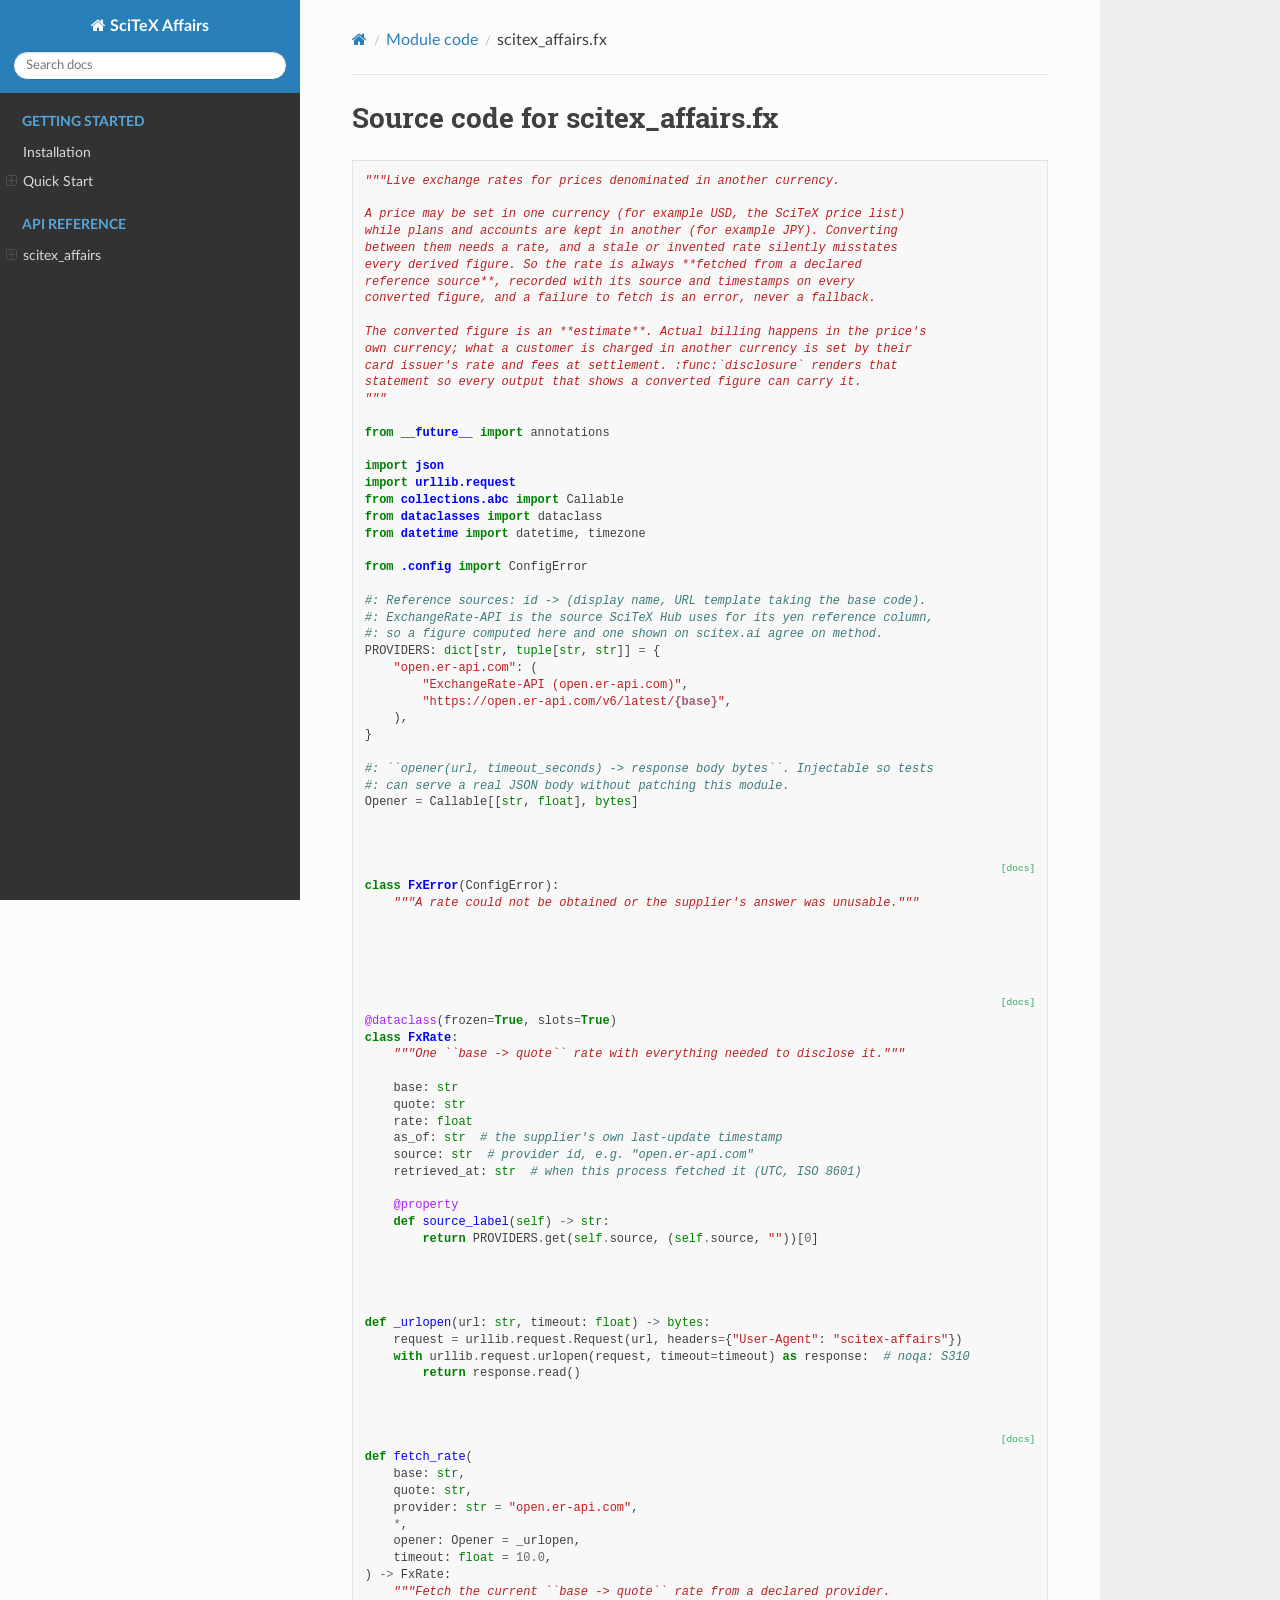
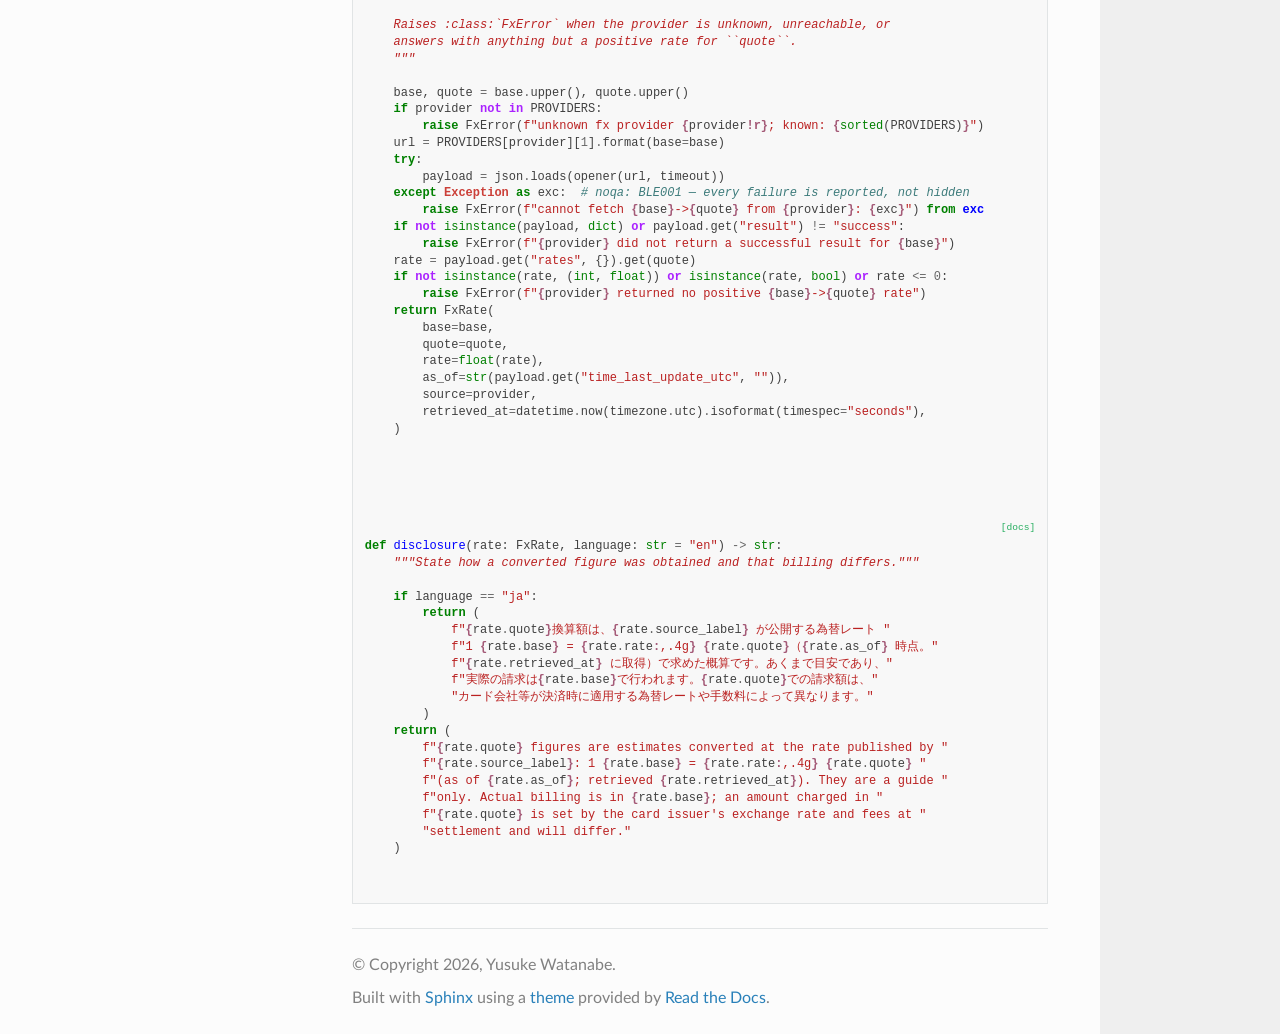
<file: src/scitex_affairs/_sphinx_html/_modules/scitex_affairs/fx.html>
<!DOCTYPE html>
<html class="writer-html5" lang="en" data-content_root="../../">
<head>
  <meta charset="utf-8" />
  <meta name="viewport" content="width=device-width, initial-scale=1.0" />
  <title>scitex_affairs.fx &mdash; SciTeX Affairs v0.1.0</title>
      <link rel="stylesheet" type="text/css" href="../../_static/pygments.css?v=b86133f3" />
      <link rel="stylesheet" type="text/css" href="../../_static/css/theme.css?v=9edc463e" />
      <link rel="stylesheet" type="text/css" href="../../_static/copybutton.css?v=76b2166b" />

  
      <script src="../../_static/jquery.js?v=5d32c60e"></script>
      <script src="../../_static/_sphinx_javascript_frameworks_compat.js?v=2cd50e6c"></script>
      <script src="../../_static/documentation_options.js?v=01f34227"></script>
      <script src="../../_static/doctools.js?v=9a2dae69"></script>
      <script src="../../_static/sphinx_highlight.js?v=dc90522c"></script>
      <script src="../../_static/clipboard.min.js?v=a7894cd8"></script>
      <script src="../../_static/copybutton.js?v=f281be69"></script>
    <script src="../../_static/js/theme.js"></script>
    <link rel="index" title="Index" href="../../genindex.html" />
    <link rel="search" title="Search" href="../../search.html" /> 
</head>

<body class="wy-body-for-nav"> 
  <div class="wy-grid-for-nav">
    <nav data-toggle="wy-nav-shift" class="wy-nav-side">
      <div class="wy-side-scroll">
        <div class="wy-side-nav-search" >

          
          
          <a href="../../index.html" class="icon icon-home">
            SciTeX Affairs
          </a>
<div role="search">
  <form id="rtd-search-form" class="wy-form" action="../../search.html" method="get">
    <input type="text" name="q" placeholder="Search docs" aria-label="Search docs" />
    <input type="hidden" name="check_keywords" value="yes" />
    <input type="hidden" name="area" value="default" />
  </form>
</div>
        </div><div class="wy-menu wy-menu-vertical" data-spy="affix" role="navigation" aria-label="Navigation menu">
              <p class="caption" role="heading"><span class="caption-text">Getting Started</span></p>
<ul>
<li class="toctree-l1"><a class="reference internal" href="../../installation.html">Installation</a></li>
<li class="toctree-l1"><a class="reference internal" href="../../quickstart.html">Quick Start</a><ul>
<li class="toctree-l2"><a class="reference internal" href="../../quickstart.html#configuration">Configuration</a></li>
<li class="toctree-l2"><a class="reference internal" href="../../quickstart.html#command-line">Command line</a></li>
<li class="toctree-l2"><a class="reference internal" href="../../quickstart.html#python">Python</a></li>
<li class="toctree-l2"><a class="reference internal" href="../../quickstart.html#prices-in-another-currency">Prices in another currency</a></li>
<li class="toctree-l2"><a class="reference internal" href="../../quickstart.html#actual-observations">Actual observations</a></li>
</ul>
</li>
</ul>
<p class="caption" role="heading"><span class="caption-text">API Reference</span></p>
<ul>
<li class="toctree-l1"><a class="reference internal" href="../../api/scitex_affairs.html">scitex_affairs</a><ul>
<li class="toctree-l2"><a class="reference internal" href="../../api/scitex_affairs.html#scitex_affairs.AffairsConfig"><code class="docutils literal notranslate"><span class="pre">AffairsConfig</span></code></a><ul>
<li class="toctree-l3"><a class="reference internal" href="../../api/scitex_affairs.html#scitex_affairs.AffairsConfig.schema_version"><code class="docutils literal notranslate"><span class="pre">AffairsConfig.schema_version</span></code></a></li>
<li class="toctree-l3"><a class="reference internal" href="../../api/scitex_affairs.html#scitex_affairs.AffairsConfig.organization"><code class="docutils literal notranslate"><span class="pre">AffairsConfig.organization</span></code></a></li>
<li class="toctree-l3"><a class="reference internal" href="../../api/scitex_affairs.html#scitex_affairs.AffairsConfig.currency"><code class="docutils literal notranslate"><span class="pre">AffairsConfig.currency</span></code></a></li>
<li class="toctree-l3"><a class="reference internal" href="../../api/scitex_affairs.html#scitex_affairs.AffairsConfig.fiscal_year_start_month"><code class="docutils literal notranslate"><span class="pre">AffairsConfig.fiscal_year_start_month</span></code></a></li>
<li class="toctree-l3"><a class="reference internal" href="../../api/scitex_affairs.html#scitex_affairs.AffairsConfig.catalog"><code class="docutils literal notranslate"><span class="pre">AffairsConfig.catalog</span></code></a></li>
<li class="toctree-l3"><a class="reference internal" href="../../api/scitex_affairs.html#scitex_affairs.AffairsConfig.scenarios"><code class="docutils literal notranslate"><span class="pre">AffairsConfig.scenarios</span></code></a></li>
<li class="toctree-l3"><a class="reference internal" href="../../api/scitex_affairs.html#scitex_affairs.AffairsConfig.pricing_policies"><code class="docutils literal notranslate"><span class="pre">AffairsConfig.pricing_policies</span></code></a></li>
<li class="toctree-l3"><a class="reference internal" href="../../api/scitex_affairs.html#scitex_affairs.AffairsConfig.sources"><code class="docutils literal notranslate"><span class="pre">AffairsConfig.sources</span></code></a></li>
<li class="toctree-l3"><a class="reference internal" href="../../api/scitex_affairs.html#scitex_affairs.AffairsConfig.fx"><code class="docutils literal notranslate"><span class="pre">AffairsConfig.fx</span></code></a></li>
<li class="toctree-l3"><a class="reference internal" href="../../api/scitex_affairs.html#scitex_affairs.AffairsConfig.from_mapping"><code class="docutils literal notranslate"><span class="pre">AffairsConfig.from_mapping()</span></code></a></li>
</ul>
</li>
<li class="toctree-l2"><a class="reference internal" href="../../api/scitex_affairs.html#scitex_affairs.CatalogItem"><code class="docutils literal notranslate"><span class="pre">CatalogItem</span></code></a><ul>
<li class="toctree-l3"><a class="reference internal" href="../../api/scitex_affairs.html#scitex_affairs.CatalogItem.id"><code class="docutils literal notranslate"><span class="pre">CatalogItem.id</span></code></a></li>
<li class="toctree-l3"><a class="reference internal" href="../../api/scitex_affairs.html#scitex_affairs.CatalogItem.name"><code class="docutils literal notranslate"><span class="pre">CatalogItem.name</span></code></a></li>
<li class="toctree-l3"><a class="reference internal" href="../../api/scitex_affairs.html#scitex_affairs.CatalogItem.direction"><code class="docutils literal notranslate"><span class="pre">CatalogItem.direction</span></code></a></li>
<li class="toctree-l3"><a class="reference internal" href="../../api/scitex_affairs.html#scitex_affairs.CatalogItem.model"><code class="docutils literal notranslate"><span class="pre">CatalogItem.model</span></code></a></li>
<li class="toctree-l3"><a class="reference internal" href="../../api/scitex_affairs.html#scitex_affairs.CatalogItem.price"><code class="docutils literal notranslate"><span class="pre">CatalogItem.price</span></code></a></li>
<li class="toctree-l3"><a class="reference internal" href="../../api/scitex_affairs.html#scitex_affairs.CatalogItem.description"><code class="docutils literal notranslate"><span class="pre">CatalogItem.description</span></code></a></li>
<li class="toctree-l3"><a class="reference internal" href="../../api/scitex_affairs.html#scitex_affairs.CatalogItem.category"><code class="docutils literal notranslate"><span class="pre">CatalogItem.category</span></code></a></li>
<li class="toctree-l3"><a class="reference internal" href="../../api/scitex_affairs.html#scitex_affairs.CatalogItem.status"><code class="docutils literal notranslate"><span class="pre">CatalogItem.status</span></code></a></li>
<li class="toctree-l3"><a class="reference internal" href="../../api/scitex_affairs.html#scitex_affairs.CatalogItem.automated"><code class="docutils literal notranslate"><span class="pre">CatalogItem.automated</span></code></a></li>
<li class="toctree-l3"><a class="reference internal" href="../../api/scitex_affairs.html#scitex_affairs.CatalogItem.attributes"><code class="docutils literal notranslate"><span class="pre">CatalogItem.attributes</span></code></a></li>
<li class="toctree-l3"><a class="reference internal" href="../../api/scitex_affairs.html#scitex_affairs.CatalogItem.from_mapping"><code class="docutils literal notranslate"><span class="pre">CatalogItem.from_mapping()</span></code></a></li>
</ul>
</li>
<li class="toctree-l2"><a class="reference internal" href="../../api/scitex_affairs.html#scitex_affairs.ConfigError"><code class="docutils literal notranslate"><span class="pre">ConfigError</span></code></a></li>
<li class="toctree-l2"><a class="reference internal" href="../../api/scitex_affairs.html#scitex_affairs.DiscountPhase"><code class="docutils literal notranslate"><span class="pre">DiscountPhase</span></code></a><ul>
<li class="toctree-l3"><a class="reference internal" href="../../api/scitex_affairs.html#scitex_affairs.DiscountPhase.start"><code class="docutils literal notranslate"><span class="pre">DiscountPhase.start</span></code></a></li>
<li class="toctree-l3"><a class="reference internal" href="../../api/scitex_affairs.html#scitex_affairs.DiscountPhase.end"><code class="docutils literal notranslate"><span class="pre">DiscountPhase.end</span></code></a></li>
<li class="toctree-l3"><a class="reference internal" href="../../api/scitex_affairs.html#scitex_affairs.DiscountPhase.percent"><code class="docutils literal notranslate"><span class="pre">DiscountPhase.percent</span></code></a></li>
<li class="toctree-l3"><a class="reference internal" href="../../api/scitex_affairs.html#scitex_affairs.DiscountPhase.status"><code class="docutils literal notranslate"><span class="pre">DiscountPhase.status</span></code></a></li>
<li class="toctree-l3"><a class="reference internal" href="../../api/scitex_affairs.html#scitex_affairs.DiscountPhase.label"><code class="docutils literal notranslate"><span class="pre">DiscountPhase.label</span></code></a></li>
<li class="toctree-l3"><a class="reference internal" href="../../api/scitex_affairs.html#scitex_affairs.DiscountPhase.contains"><code class="docutils literal notranslate"><span class="pre">DiscountPhase.contains()</span></code></a></li>
</ul>
</li>
<li class="toctree-l2"><a class="reference internal" href="../../api/scitex_affairs.html#scitex_affairs.FxError"><code class="docutils literal notranslate"><span class="pre">FxError</span></code></a></li>
<li class="toctree-l2"><a class="reference internal" href="../../api/scitex_affairs.html#scitex_affairs.FxRate"><code class="docutils literal notranslate"><span class="pre">FxRate</span></code></a><ul>
<li class="toctree-l3"><a class="reference internal" href="../../api/scitex_affairs.html#scitex_affairs.FxRate.base"><code class="docutils literal notranslate"><span class="pre">FxRate.base</span></code></a></li>
<li class="toctree-l3"><a class="reference internal" href="../../api/scitex_affairs.html#scitex_affairs.FxRate.quote"><code class="docutils literal notranslate"><span class="pre">FxRate.quote</span></code></a></li>
<li class="toctree-l3"><a class="reference internal" href="../../api/scitex_affairs.html#scitex_affairs.FxRate.rate"><code class="docutils literal notranslate"><span class="pre">FxRate.rate</span></code></a></li>
<li class="toctree-l3"><a class="reference internal" href="../../api/scitex_affairs.html#scitex_affairs.FxRate.as_of"><code class="docutils literal notranslate"><span class="pre">FxRate.as_of</span></code></a></li>
<li class="toctree-l3"><a class="reference internal" href="../../api/scitex_affairs.html#scitex_affairs.FxRate.source"><code class="docutils literal notranslate"><span class="pre">FxRate.source</span></code></a></li>
<li class="toctree-l3"><a class="reference internal" href="../../api/scitex_affairs.html#scitex_affairs.FxRate.retrieved_at"><code class="docutils literal notranslate"><span class="pre">FxRate.retrieved_at</span></code></a></li>
<li class="toctree-l3"><a class="reference internal" href="../../api/scitex_affairs.html#scitex_affairs.FxRate.source_label"><code class="docutils literal notranslate"><span class="pre">FxRate.source_label</span></code></a></li>
</ul>
</li>
<li class="toctree-l2"><a class="reference internal" href="../../api/scitex_affairs.html#scitex_affairs.Price"><code class="docutils literal notranslate"><span class="pre">Price</span></code></a><ul>
<li class="toctree-l3"><a class="reference internal" href="../../api/scitex_affairs.html#scitex_affairs.Price.amount"><code class="docutils literal notranslate"><span class="pre">Price.amount</span></code></a></li>
<li class="toctree-l3"><a class="reference internal" href="../../api/scitex_affairs.html#scitex_affairs.Price.interval"><code class="docutils literal notranslate"><span class="pre">Price.interval</span></code></a></li>
<li class="toctree-l3"><a class="reference internal" href="../../api/scitex_affairs.html#scitex_affairs.Price.unit"><code class="docutils literal notranslate"><span class="pre">Price.unit</span></code></a></li>
<li class="toctree-l3"><a class="reference internal" href="../../api/scitex_affairs.html#scitex_affairs.Price.kind"><code class="docutils literal notranslate"><span class="pre">Price.kind</span></code></a></li>
<li class="toctree-l3"><a class="reference internal" href="../../api/scitex_affairs.html#scitex_affairs.Price.list_amount"><code class="docutils literal notranslate"><span class="pre">Price.list_amount</span></code></a></li>
<li class="toctree-l3"><a class="reference internal" href="../../api/scitex_affairs.html#scitex_affairs.Price.discount_percent"><code class="docutils literal notranslate"><span class="pre">Price.discount_percent</span></code></a></li>
<li class="toctree-l3"><a class="reference internal" href="../../api/scitex_affairs.html#scitex_affairs.Price.markup_percent"><code class="docutils literal notranslate"><span class="pre">Price.markup_percent</span></code></a></li>
<li class="toctree-l3"><a class="reference internal" href="../../api/scitex_affairs.html#scitex_affairs.Price.policy"><code class="docutils literal notranslate"><span class="pre">Price.policy</span></code></a></li>
<li class="toctree-l3"><a class="reference internal" href="../../api/scitex_affairs.html#scitex_affairs.Price.discount_schedule"><code class="docutils literal notranslate"><span class="pre">Price.discount_schedule</span></code></a></li>
<li class="toctree-l3"><a class="reference internal" href="../../api/scitex_affairs.html#scitex_affairs.Price.currency"><code class="docutils literal notranslate"><span class="pre">Price.currency</span></code></a></li>
<li class="toctree-l3"><a class="reference internal" href="../../api/scitex_affairs.html#scitex_affairs.Price.from_mapping"><code class="docutils literal notranslate"><span class="pre">Price.from_mapping()</span></code></a></li>
<li class="toctree-l3"><a class="reference internal" href="../../api/scitex_affairs.html#scitex_affairs.Price.amount_on"><code class="docutils literal notranslate"><span class="pre">Price.amount_on()</span></code></a></li>
</ul>
</li>
<li class="toctree-l2"><a class="reference internal" href="../../api/scitex_affairs.html#scitex_affairs.Scenario"><code class="docutils literal notranslate"><span class="pre">Scenario</span></code></a><ul>
<li class="toctree-l3"><a class="reference internal" href="../../api/scitex_affairs.html#scitex_affairs.Scenario.id"><code class="docutils literal notranslate"><span class="pre">Scenario.id</span></code></a></li>
<li class="toctree-l3"><a class="reference internal" href="../../api/scitex_affairs.html#scitex_affairs.Scenario.label"><code class="docutils literal notranslate"><span class="pre">Scenario.label</span></code></a></li>
<li class="toctree-l3"><a class="reference internal" href="../../api/scitex_affairs.html#scitex_affairs.Scenario.status"><code class="docutils literal notranslate"><span class="pre">Scenario.status</span></code></a></li>
<li class="toctree-l3"><a class="reference internal" href="../../api/scitex_affairs.html#scitex_affairs.Scenario.start_date"><code class="docutils literal notranslate"><span class="pre">Scenario.start_date</span></code></a></li>
<li class="toctree-l3"><a class="reference internal" href="../../api/scitex_affairs.html#scitex_affairs.Scenario.end_date"><code class="docutils literal notranslate"><span class="pre">Scenario.end_date</span></code></a></li>
<li class="toctree-l3"><a class="reference internal" href="../../api/scitex_affairs.html#scitex_affairs.Scenario.series"><code class="docutils literal notranslate"><span class="pre">Scenario.series</span></code></a></li>
<li class="toctree-l3"><a class="reference internal" href="../../api/scitex_affairs.html#scitex_affairs.Scenario.from_mapping"><code class="docutils literal notranslate"><span class="pre">Scenario.from_mapping()</span></code></a></li>
</ul>
</li>
<li class="toctree-l2"><a class="reference internal" href="../../api/scitex_affairs.html#scitex_affairs.catalog_frame"><code class="docutils literal notranslate"><span class="pre">catalog_frame()</span></code></a></li>
<li class="toctree-l2"><a class="reference internal" href="../../api/scitex_affairs.html#scitex_affairs.fetch_rate"><code class="docutils literal notranslate"><span class="pre">fetch_rate()</span></code></a></li>
<li class="toctree-l2"><a class="reference internal" href="../../api/scitex_affairs.html#scitex_affairs.financial_statement"><code class="docutils literal notranslate"><span class="pre">financial_statement()</span></code></a></li>
<li class="toctree-l2"><a class="reference internal" href="../../api/scitex_affairs.html#scitex_affairs.load_config"><code class="docutils literal notranslate"><span class="pre">load_config()</span></code></a></li>
<li class="toctree-l2"><a class="reference internal" href="../../api/scitex_affairs.html#scitex_affairs.resolve_config_path"><code class="docutils literal notranslate"><span class="pre">resolve_config_path()</span></code></a></li>
<li class="toctree-l2"><a class="reference internal" href="../../api/scitex_affairs.html#scitex_affairs.monthly_report"><code class="docutils literal notranslate"><span class="pre">monthly_report()</span></code></a></li>
<li class="toctree-l2"><a class="reference internal" href="../../api/scitex_affairs.html#scitex_affairs.summarize"><code class="docutils literal notranslate"><span class="pre">summarize()</span></code></a></li>
<li class="toctree-l2"><a class="reference internal" href="../../api/scitex_affairs.html#module-scitex_affairs.config">Configuration</a><ul>
<li class="toctree-l3"><a class="reference internal" href="../../api/scitex_affairs.html#scitex_affairs.config.ConfigError"><code class="docutils literal notranslate"><span class="pre">ConfigError</span></code></a></li>
<li class="toctree-l3"><a class="reference internal" href="../../api/scitex_affairs.html#scitex_affairs.config.DiscountPhase"><code class="docutils literal notranslate"><span class="pre">DiscountPhase</span></code></a><ul>
<li class="toctree-l4"><a class="reference internal" href="../../api/scitex_affairs.html#scitex_affairs.config.DiscountPhase.start"><code class="docutils literal notranslate"><span class="pre">DiscountPhase.start</span></code></a></li>
<li class="toctree-l4"><a class="reference internal" href="../../api/scitex_affairs.html#scitex_affairs.config.DiscountPhase.end"><code class="docutils literal notranslate"><span class="pre">DiscountPhase.end</span></code></a></li>
<li class="toctree-l4"><a class="reference internal" href="../../api/scitex_affairs.html#scitex_affairs.config.DiscountPhase.percent"><code class="docutils literal notranslate"><span class="pre">DiscountPhase.percent</span></code></a></li>
<li class="toctree-l4"><a class="reference internal" href="../../api/scitex_affairs.html#scitex_affairs.config.DiscountPhase.status"><code class="docutils literal notranslate"><span class="pre">DiscountPhase.status</span></code></a></li>
<li class="toctree-l4"><a class="reference internal" href="../../api/scitex_affairs.html#scitex_affairs.config.DiscountPhase.label"><code class="docutils literal notranslate"><span class="pre">DiscountPhase.label</span></code></a></li>
<li class="toctree-l4"><a class="reference internal" href="../../api/scitex_affairs.html#scitex_affairs.config.DiscountPhase.contains"><code class="docutils literal notranslate"><span class="pre">DiscountPhase.contains()</span></code></a></li>
</ul>
</li>
<li class="toctree-l3"><a class="reference internal" href="../../api/scitex_affairs.html#scitex_affairs.config.Price"><code class="docutils literal notranslate"><span class="pre">Price</span></code></a><ul>
<li class="toctree-l4"><a class="reference internal" href="../../api/scitex_affairs.html#scitex_affairs.config.Price.amount"><code class="docutils literal notranslate"><span class="pre">Price.amount</span></code></a></li>
<li class="toctree-l4"><a class="reference internal" href="../../api/scitex_affairs.html#scitex_affairs.config.Price.interval"><code class="docutils literal notranslate"><span class="pre">Price.interval</span></code></a></li>
<li class="toctree-l4"><a class="reference internal" href="../../api/scitex_affairs.html#scitex_affairs.config.Price.unit"><code class="docutils literal notranslate"><span class="pre">Price.unit</span></code></a></li>
<li class="toctree-l4"><a class="reference internal" href="../../api/scitex_affairs.html#scitex_affairs.config.Price.kind"><code class="docutils literal notranslate"><span class="pre">Price.kind</span></code></a></li>
<li class="toctree-l4"><a class="reference internal" href="../../api/scitex_affairs.html#scitex_affairs.config.Price.list_amount"><code class="docutils literal notranslate"><span class="pre">Price.list_amount</span></code></a></li>
<li class="toctree-l4"><a class="reference internal" href="../../api/scitex_affairs.html#scitex_affairs.config.Price.discount_percent"><code class="docutils literal notranslate"><span class="pre">Price.discount_percent</span></code></a></li>
<li class="toctree-l4"><a class="reference internal" href="../../api/scitex_affairs.html#scitex_affairs.config.Price.markup_percent"><code class="docutils literal notranslate"><span class="pre">Price.markup_percent</span></code></a></li>
<li class="toctree-l4"><a class="reference internal" href="../../api/scitex_affairs.html#scitex_affairs.config.Price.policy"><code class="docutils literal notranslate"><span class="pre">Price.policy</span></code></a></li>
<li class="toctree-l4"><a class="reference internal" href="../../api/scitex_affairs.html#scitex_affairs.config.Price.discount_schedule"><code class="docutils literal notranslate"><span class="pre">Price.discount_schedule</span></code></a></li>
<li class="toctree-l4"><a class="reference internal" href="../../api/scitex_affairs.html#scitex_affairs.config.Price.currency"><code class="docutils literal notranslate"><span class="pre">Price.currency</span></code></a></li>
<li class="toctree-l4"><a class="reference internal" href="../../api/scitex_affairs.html#scitex_affairs.config.Price.from_mapping"><code class="docutils literal notranslate"><span class="pre">Price.from_mapping()</span></code></a></li>
<li class="toctree-l4"><a class="reference internal" href="../../api/scitex_affairs.html#scitex_affairs.config.Price.amount_on"><code class="docutils literal notranslate"><span class="pre">Price.amount_on()</span></code></a></li>
</ul>
</li>
<li class="toctree-l3"><a class="reference internal" href="../../api/scitex_affairs.html#scitex_affairs.config.CatalogItem"><code class="docutils literal notranslate"><span class="pre">CatalogItem</span></code></a><ul>
<li class="toctree-l4"><a class="reference internal" href="../../api/scitex_affairs.html#scitex_affairs.config.CatalogItem.id"><code class="docutils literal notranslate"><span class="pre">CatalogItem.id</span></code></a></li>
<li class="toctree-l4"><a class="reference internal" href="../../api/scitex_affairs.html#scitex_affairs.config.CatalogItem.name"><code class="docutils literal notranslate"><span class="pre">CatalogItem.name</span></code></a></li>
<li class="toctree-l4"><a class="reference internal" href="../../api/scitex_affairs.html#scitex_affairs.config.CatalogItem.direction"><code class="docutils literal notranslate"><span class="pre">CatalogItem.direction</span></code></a></li>
<li class="toctree-l4"><a class="reference internal" href="../../api/scitex_affairs.html#scitex_affairs.config.CatalogItem.model"><code class="docutils literal notranslate"><span class="pre">CatalogItem.model</span></code></a></li>
<li class="toctree-l4"><a class="reference internal" href="../../api/scitex_affairs.html#scitex_affairs.config.CatalogItem.price"><code class="docutils literal notranslate"><span class="pre">CatalogItem.price</span></code></a></li>
<li class="toctree-l4"><a class="reference internal" href="../../api/scitex_affairs.html#scitex_affairs.config.CatalogItem.description"><code class="docutils literal notranslate"><span class="pre">CatalogItem.description</span></code></a></li>
<li class="toctree-l4"><a class="reference internal" href="../../api/scitex_affairs.html#scitex_affairs.config.CatalogItem.category"><code class="docutils literal notranslate"><span class="pre">CatalogItem.category</span></code></a></li>
<li class="toctree-l4"><a class="reference internal" href="../../api/scitex_affairs.html#scitex_affairs.config.CatalogItem.status"><code class="docutils literal notranslate"><span class="pre">CatalogItem.status</span></code></a></li>
<li class="toctree-l4"><a class="reference internal" href="../../api/scitex_affairs.html#scitex_affairs.config.CatalogItem.automated"><code class="docutils literal notranslate"><span class="pre">CatalogItem.automated</span></code></a></li>
<li class="toctree-l4"><a class="reference internal" href="../../api/scitex_affairs.html#scitex_affairs.config.CatalogItem.attributes"><code class="docutils literal notranslate"><span class="pre">CatalogItem.attributes</span></code></a></li>
<li class="toctree-l4"><a class="reference internal" href="../../api/scitex_affairs.html#scitex_affairs.config.CatalogItem.from_mapping"><code class="docutils literal notranslate"><span class="pre">CatalogItem.from_mapping()</span></code></a></li>
</ul>
</li>
<li class="toctree-l3"><a class="reference internal" href="../../api/scitex_affairs.html#scitex_affairs.config.Scenario"><code class="docutils literal notranslate"><span class="pre">Scenario</span></code></a><ul>
<li class="toctree-l4"><a class="reference internal" href="../../api/scitex_affairs.html#scitex_affairs.config.Scenario.id"><code class="docutils literal notranslate"><span class="pre">Scenario.id</span></code></a></li>
<li class="toctree-l4"><a class="reference internal" href="../../api/scitex_affairs.html#scitex_affairs.config.Scenario.label"><code class="docutils literal notranslate"><span class="pre">Scenario.label</span></code></a></li>
<li class="toctree-l4"><a class="reference internal" href="../../api/scitex_affairs.html#scitex_affairs.config.Scenario.status"><code class="docutils literal notranslate"><span class="pre">Scenario.status</span></code></a></li>
<li class="toctree-l4"><a class="reference internal" href="../../api/scitex_affairs.html#scitex_affairs.config.Scenario.start_date"><code class="docutils literal notranslate"><span class="pre">Scenario.start_date</span></code></a></li>
<li class="toctree-l4"><a class="reference internal" href="../../api/scitex_affairs.html#scitex_affairs.config.Scenario.end_date"><code class="docutils literal notranslate"><span class="pre">Scenario.end_date</span></code></a></li>
<li class="toctree-l4"><a class="reference internal" href="../../api/scitex_affairs.html#scitex_affairs.config.Scenario.series"><code class="docutils literal notranslate"><span class="pre">Scenario.series</span></code></a></li>
<li class="toctree-l4"><a class="reference internal" href="../../api/scitex_affairs.html#scitex_affairs.config.Scenario.from_mapping"><code class="docutils literal notranslate"><span class="pre">Scenario.from_mapping()</span></code></a></li>
</ul>
</li>
<li class="toctree-l3"><a class="reference internal" href="../../api/scitex_affairs.html#scitex_affairs.config.AffairsConfig"><code class="docutils literal notranslate"><span class="pre">AffairsConfig</span></code></a><ul>
<li class="toctree-l4"><a class="reference internal" href="../../api/scitex_affairs.html#scitex_affairs.config.AffairsConfig.schema_version"><code class="docutils literal notranslate"><span class="pre">AffairsConfig.schema_version</span></code></a></li>
<li class="toctree-l4"><a class="reference internal" href="../../api/scitex_affairs.html#scitex_affairs.config.AffairsConfig.organization"><code class="docutils literal notranslate"><span class="pre">AffairsConfig.organization</span></code></a></li>
<li class="toctree-l4"><a class="reference internal" href="../../api/scitex_affairs.html#scitex_affairs.config.AffairsConfig.currency"><code class="docutils literal notranslate"><span class="pre">AffairsConfig.currency</span></code></a></li>
<li class="toctree-l4"><a class="reference internal" href="../../api/scitex_affairs.html#scitex_affairs.config.AffairsConfig.fiscal_year_start_month"><code class="docutils literal notranslate"><span class="pre">AffairsConfig.fiscal_year_start_month</span></code></a></li>
<li class="toctree-l4"><a class="reference internal" href="../../api/scitex_affairs.html#scitex_affairs.config.AffairsConfig.catalog"><code class="docutils literal notranslate"><span class="pre">AffairsConfig.catalog</span></code></a></li>
<li class="toctree-l4"><a class="reference internal" href="../../api/scitex_affairs.html#scitex_affairs.config.AffairsConfig.scenarios"><code class="docutils literal notranslate"><span class="pre">AffairsConfig.scenarios</span></code></a></li>
<li class="toctree-l4"><a class="reference internal" href="../../api/scitex_affairs.html#scitex_affairs.config.AffairsConfig.pricing_policies"><code class="docutils literal notranslate"><span class="pre">AffairsConfig.pricing_policies</span></code></a></li>
<li class="toctree-l4"><a class="reference internal" href="../../api/scitex_affairs.html#scitex_affairs.config.AffairsConfig.sources"><code class="docutils literal notranslate"><span class="pre">AffairsConfig.sources</span></code></a></li>
<li class="toctree-l4"><a class="reference internal" href="../../api/scitex_affairs.html#scitex_affairs.config.AffairsConfig.fx"><code class="docutils literal notranslate"><span class="pre">AffairsConfig.fx</span></code></a></li>
<li class="toctree-l4"><a class="reference internal" href="../../api/scitex_affairs.html#scitex_affairs.config.AffairsConfig.from_mapping"><code class="docutils literal notranslate"><span class="pre">AffairsConfig.from_mapping()</span></code></a></li>
</ul>
</li>
<li class="toctree-l3"><a class="reference internal" href="../../api/scitex_affairs.html#scitex_affairs.config.resolve_config_path"><code class="docutils literal notranslate"><span class="pre">resolve_config_path()</span></code></a></li>
<li class="toctree-l3"><a class="reference internal" href="../../api/scitex_affairs.html#scitex_affairs.config.load_config"><code class="docutils literal notranslate"><span class="pre">load_config()</span></code></a></li>
</ul>
</li>
<li class="toctree-l2"><a class="reference internal" href="../../api/scitex_affairs.html#module-scitex_affairs.scenario">Scenarios</a><ul>
<li class="toctree-l3"><a class="reference internal" href="../../api/scitex_affairs.html#scitex_affairs.scenario.monthly_report"><code class="docutils literal notranslate"><span class="pre">monthly_report()</span></code></a></li>
</ul>
</li>
<li class="toctree-l2"><a class="reference internal" href="../../api/scitex_affairs.html#module-scitex_affairs.fx">Exchange rates</a><ul>
<li class="toctree-l3"><a class="reference internal" href="../../api/scitex_affairs.html#scitex_affairs.fx.PROVIDERS"><code class="docutils literal notranslate"><span class="pre">PROVIDERS</span></code></a></li>
<li class="toctree-l3"><a class="reference internal" href="../../api/scitex_affairs.html#scitex_affairs.fx.Opener"><code class="docutils literal notranslate"><span class="pre">Opener</span></code></a></li>
<li class="toctree-l3"><a class="reference internal" href="../../api/scitex_affairs.html#scitex_affairs.fx.FxError"><code class="docutils literal notranslate"><span class="pre">FxError</span></code></a></li>
<li class="toctree-l3"><a class="reference internal" href="../../api/scitex_affairs.html#scitex_affairs.fx.FxRate"><code class="docutils literal notranslate"><span class="pre">FxRate</span></code></a><ul>
<li class="toctree-l4"><a class="reference internal" href="../../api/scitex_affairs.html#scitex_affairs.fx.FxRate.base"><code class="docutils literal notranslate"><span class="pre">FxRate.base</span></code></a></li>
<li class="toctree-l4"><a class="reference internal" href="../../api/scitex_affairs.html#scitex_affairs.fx.FxRate.quote"><code class="docutils literal notranslate"><span class="pre">FxRate.quote</span></code></a></li>
<li class="toctree-l4"><a class="reference internal" href="../../api/scitex_affairs.html#scitex_affairs.fx.FxRate.rate"><code class="docutils literal notranslate"><span class="pre">FxRate.rate</span></code></a></li>
<li class="toctree-l4"><a class="reference internal" href="../../api/scitex_affairs.html#scitex_affairs.fx.FxRate.as_of"><code class="docutils literal notranslate"><span class="pre">FxRate.as_of</span></code></a></li>
<li class="toctree-l4"><a class="reference internal" href="../../api/scitex_affairs.html#scitex_affairs.fx.FxRate.source"><code class="docutils literal notranslate"><span class="pre">FxRate.source</span></code></a></li>
<li class="toctree-l4"><a class="reference internal" href="../../api/scitex_affairs.html#scitex_affairs.fx.FxRate.retrieved_at"><code class="docutils literal notranslate"><span class="pre">FxRate.retrieved_at</span></code></a></li>
<li class="toctree-l4"><a class="reference internal" href="../../api/scitex_affairs.html#scitex_affairs.fx.FxRate.source_label"><code class="docutils literal notranslate"><span class="pre">FxRate.source_label</span></code></a></li>
</ul>
</li>
<li class="toctree-l3"><a class="reference internal" href="../../api/scitex_affairs.html#scitex_affairs.fx.fetch_rate"><code class="docutils literal notranslate"><span class="pre">fetch_rate()</span></code></a></li>
<li class="toctree-l3"><a class="reference internal" href="../../api/scitex_affairs.html#scitex_affairs.fx.disclosure"><code class="docutils literal notranslate"><span class="pre">disclosure()</span></code></a></li>
</ul>
</li>
<li class="toctree-l2"><a class="reference internal" href="../../api/scitex_affairs.html#module-scitex_affairs.describe">Descriptions and rendering</a><ul>
<li class="toctree-l3"><a class="reference internal" href="../../api/scitex_affairs.html#scitex_affairs.describe.catalog_frame"><code class="docutils literal notranslate"><span class="pre">catalog_frame()</span></code></a></li>
<li class="toctree-l3"><a class="reference internal" href="../../api/scitex_affairs.html#scitex_affairs.describe.summarize"><code class="docutils literal notranslate"><span class="pre">summarize()</span></code></a></li>
<li class="toctree-l3"><a class="reference internal" href="../../api/scitex_affairs.html#scitex_affairs.describe.financial_statement"><code class="docutils literal notranslate"><span class="pre">financial_statement()</span></code></a></li>
<li class="toctree-l3"><a class="reference internal" href="../../api/scitex_affairs.html#scitex_affairs.render.render_frame"><code class="docutils literal notranslate"><span class="pre">render_frame()</span></code></a></li>
<li class="toctree-l3"><a class="reference internal" href="../../api/scitex_affairs.html#scitex_affairs.render.write_frame"><code class="docutils literal notranslate"><span class="pre">write_frame()</span></code></a></li>
</ul>
</li>
</ul>
</li>
</ul>

        </div>
      </div>
    </nav>

    <section data-toggle="wy-nav-shift" class="wy-nav-content-wrap"><nav class="wy-nav-top" aria-label="Mobile navigation menu" >
          <i data-toggle="wy-nav-top" class="fa fa-bars"></i>
          <a href="../../index.html">SciTeX Affairs</a>
      </nav>

      <div class="wy-nav-content">
        <div class="rst-content">
          <div role="navigation" aria-label="Page navigation">
  <ul class="wy-breadcrumbs">
      <li><a href="../../index.html" class="icon icon-home" aria-label="Home"></a></li>
          <li class="breadcrumb-item"><a href="../index.html">Module code</a></li>
      <li class="breadcrumb-item active">scitex_affairs.fx</li>
      <li class="wy-breadcrumbs-aside">
      </li>
  </ul>
  <hr/>
</div>
          <div role="main" class="document" itemscope="itemscope" itemtype="http://schema.org/Article">
           <div itemprop="articleBody">
             
  <h1>Source code for scitex_affairs.fx</h1><div class="highlight"><pre>
<span></span><span class="sd">"""Live exchange rates for prices denominated in another currency.</span>

<span class="sd">A price may be set in one currency (for example USD, the SciTeX price list)</span>
<span class="sd">while plans and accounts are kept in another (for example JPY). Converting</span>
<span class="sd">between them needs a rate, and a stale or invented rate silently misstates</span>
<span class="sd">every derived figure. So the rate is always **fetched from a declared</span>
<span class="sd">reference source**, recorded with its source and timestamps on every</span>
<span class="sd">converted figure, and a failure to fetch is an error, never a fallback.</span>

<span class="sd">The converted figure is an **estimate**. Actual billing happens in the price's</span>
<span class="sd">own currency; what a customer is charged in another currency is set by their</span>
<span class="sd">card issuer's rate and fees at settlement. :func:`disclosure` renders that</span>
<span class="sd">statement so every output that shows a converted figure can carry it.</span>
<span class="sd">"""</span>

<span class="kn">from</span><span class="w"> </span><span class="nn">__future__</span><span class="w"> </span><span class="kn">import</span> <span class="n">annotations</span>

<span class="kn">import</span><span class="w"> </span><span class="nn">json</span>
<span class="kn">import</span><span class="w"> </span><span class="nn">urllib.request</span>
<span class="kn">from</span><span class="w"> </span><span class="nn">collections.abc</span><span class="w"> </span><span class="kn">import</span> <span class="n">Callable</span>
<span class="kn">from</span><span class="w"> </span><span class="nn">dataclasses</span><span class="w"> </span><span class="kn">import</span> <span class="n">dataclass</span>
<span class="kn">from</span><span class="w"> </span><span class="nn">datetime</span><span class="w"> </span><span class="kn">import</span> <span class="n">datetime</span><span class="p">,</span> <span class="n">timezone</span>

<span class="kn">from</span><span class="w"> </span><span class="nn">.config</span><span class="w"> </span><span class="kn">import</span> <span class="n">ConfigError</span>

<span class="c1">#: Reference sources: id -&gt; (display name, URL template taking the base code).</span>
<span class="c1">#: ExchangeRate-API is the source SciTeX Hub uses for its yen reference column,</span>
<span class="c1">#: so a figure computed here and one shown on scitex.ai agree on method.</span>
<span class="n">PROVIDERS</span><span class="p">:</span> <span class="nb">dict</span><span class="p">[</span><span class="nb">str</span><span class="p">,</span> <span class="nb">tuple</span><span class="p">[</span><span class="nb">str</span><span class="p">,</span> <span class="nb">str</span><span class="p">]]</span> <span class="o">=</span> <span class="p">{</span>
    <span class="s2">"open.er-api.com"</span><span class="p">:</span> <span class="p">(</span>
        <span class="s2">"ExchangeRate-API (open.er-api.com)"</span><span class="p">,</span>
        <span class="s2">"https://open.er-api.com/v6/latest/</span><span class="si">{base}</span><span class="s2">"</span><span class="p">,</span>
    <span class="p">),</span>
<span class="p">}</span>

<span class="c1">#: ``opener(url, timeout_seconds) -&gt; response body bytes``. Injectable so tests</span>
<span class="c1">#: can serve a real JSON body without patching this module.</span>
<span class="n">Opener</span> <span class="o">=</span> <span class="n">Callable</span><span class="p">[[</span><span class="nb">str</span><span class="p">,</span> <span class="nb">float</span><span class="p">],</span> <span class="nb">bytes</span><span class="p">]</span>


<div class="viewcode-block" id="FxError">
<a class="viewcode-back" href="../../api/scitex_affairs.html#scitex_affairs.FxError">[docs]</a>
<span class="k">class</span><span class="w"> </span><span class="nc">FxError</span><span class="p">(</span><span class="n">ConfigError</span><span class="p">):</span>
<span class="w">    </span><span class="sd">"""A rate could not be obtained or the supplier's answer was unusable."""</span></div>



<div class="viewcode-block" id="FxRate">
<a class="viewcode-back" href="../../api/scitex_affairs.html#scitex_affairs.FxRate">[docs]</a>
<span class="nd">@dataclass</span><span class="p">(</span><span class="n">frozen</span><span class="o">=</span><span class="kc">True</span><span class="p">,</span> <span class="n">slots</span><span class="o">=</span><span class="kc">True</span><span class="p">)</span>
<span class="k">class</span><span class="w"> </span><span class="nc">FxRate</span><span class="p">:</span>
<span class="w">    </span><span class="sd">"""One ``base -&gt; quote`` rate with everything needed to disclose it."""</span>

    <span class="n">base</span><span class="p">:</span> <span class="nb">str</span>
    <span class="n">quote</span><span class="p">:</span> <span class="nb">str</span>
    <span class="n">rate</span><span class="p">:</span> <span class="nb">float</span>
    <span class="n">as_of</span><span class="p">:</span> <span class="nb">str</span>  <span class="c1"># the supplier's own last-update timestamp</span>
    <span class="n">source</span><span class="p">:</span> <span class="nb">str</span>  <span class="c1"># provider id, e.g. "open.er-api.com"</span>
    <span class="n">retrieved_at</span><span class="p">:</span> <span class="nb">str</span>  <span class="c1"># when this process fetched it (UTC, ISO 8601)</span>

    <span class="nd">@property</span>
    <span class="k">def</span><span class="w"> </span><span class="nf">source_label</span><span class="p">(</span><span class="bp">self</span><span class="p">)</span> <span class="o">-&gt;</span> <span class="nb">str</span><span class="p">:</span>
        <span class="k">return</span> <span class="n">PROVIDERS</span><span class="o">.</span><span class="n">get</span><span class="p">(</span><span class="bp">self</span><span class="o">.</span><span class="n">source</span><span class="p">,</span> <span class="p">(</span><span class="bp">self</span><span class="o">.</span><span class="n">source</span><span class="p">,</span> <span class="s2">""</span><span class="p">))[</span><span class="mi">0</span><span class="p">]</span></div>



<span class="k">def</span><span class="w"> </span><span class="nf">_urlopen</span><span class="p">(</span><span class="n">url</span><span class="p">:</span> <span class="nb">str</span><span class="p">,</span> <span class="n">timeout</span><span class="p">:</span> <span class="nb">float</span><span class="p">)</span> <span class="o">-&gt;</span> <span class="nb">bytes</span><span class="p">:</span>
    <span class="n">request</span> <span class="o">=</span> <span class="n">urllib</span><span class="o">.</span><span class="n">request</span><span class="o">.</span><span class="n">Request</span><span class="p">(</span><span class="n">url</span><span class="p">,</span> <span class="n">headers</span><span class="o">=</span><span class="p">{</span><span class="s2">"User-Agent"</span><span class="p">:</span> <span class="s2">"scitex-affairs"</span><span class="p">})</span>
    <span class="k">with</span> <span class="n">urllib</span><span class="o">.</span><span class="n">request</span><span class="o">.</span><span class="n">urlopen</span><span class="p">(</span><span class="n">request</span><span class="p">,</span> <span class="n">timeout</span><span class="o">=</span><span class="n">timeout</span><span class="p">)</span> <span class="k">as</span> <span class="n">response</span><span class="p">:</span>  <span class="c1"># noqa: S310</span>
        <span class="k">return</span> <span class="n">response</span><span class="o">.</span><span class="n">read</span><span class="p">()</span>


<div class="viewcode-block" id="fetch_rate">
<a class="viewcode-back" href="../../api/scitex_affairs.html#scitex_affairs.fetch_rate">[docs]</a>
<span class="k">def</span><span class="w"> </span><span class="nf">fetch_rate</span><span class="p">(</span>
    <span class="n">base</span><span class="p">:</span> <span class="nb">str</span><span class="p">,</span>
    <span class="n">quote</span><span class="p">:</span> <span class="nb">str</span><span class="p">,</span>
    <span class="n">provider</span><span class="p">:</span> <span class="nb">str</span> <span class="o">=</span> <span class="s2">"open.er-api.com"</span><span class="p">,</span>
    <span class="o">*</span><span class="p">,</span>
    <span class="n">opener</span><span class="p">:</span> <span class="n">Opener</span> <span class="o">=</span> <span class="n">_urlopen</span><span class="p">,</span>
    <span class="n">timeout</span><span class="p">:</span> <span class="nb">float</span> <span class="o">=</span> <span class="mf">10.0</span><span class="p">,</span>
<span class="p">)</span> <span class="o">-&gt;</span> <span class="n">FxRate</span><span class="p">:</span>
<span class="w">    </span><span class="sd">"""Fetch the current ``base -&gt; quote`` rate from a declared provider.</span>

<span class="sd">    Raises :class:`FxError` when the provider is unknown, unreachable, or</span>
<span class="sd">    answers with anything but a positive rate for ``quote``.</span>
<span class="sd">    """</span>

    <span class="n">base</span><span class="p">,</span> <span class="n">quote</span> <span class="o">=</span> <span class="n">base</span><span class="o">.</span><span class="n">upper</span><span class="p">(),</span> <span class="n">quote</span><span class="o">.</span><span class="n">upper</span><span class="p">()</span>
    <span class="k">if</span> <span class="n">provider</span> <span class="ow">not</span> <span class="ow">in</span> <span class="n">PROVIDERS</span><span class="p">:</span>
        <span class="k">raise</span> <span class="n">FxError</span><span class="p">(</span><span class="sa">f</span><span class="s2">"unknown fx provider </span><span class="si">{</span><span class="n">provider</span><span class="si">!r}</span><span class="s2">; known: </span><span class="si">{</span><span class="nb">sorted</span><span class="p">(</span><span class="n">PROVIDERS</span><span class="p">)</span><span class="si">}</span><span class="s2">"</span><span class="p">)</span>
    <span class="n">url</span> <span class="o">=</span> <span class="n">PROVIDERS</span><span class="p">[</span><span class="n">provider</span><span class="p">][</span><span class="mi">1</span><span class="p">]</span><span class="o">.</span><span class="n">format</span><span class="p">(</span><span class="n">base</span><span class="o">=</span><span class="n">base</span><span class="p">)</span>
    <span class="k">try</span><span class="p">:</span>
        <span class="n">payload</span> <span class="o">=</span> <span class="n">json</span><span class="o">.</span><span class="n">loads</span><span class="p">(</span><span class="n">opener</span><span class="p">(</span><span class="n">url</span><span class="p">,</span> <span class="n">timeout</span><span class="p">))</span>
    <span class="k">except</span> <span class="ne">Exception</span> <span class="k">as</span> <span class="n">exc</span><span class="p">:</span>  <span class="c1"># noqa: BLE001 — every failure is reported, not hidden</span>
        <span class="k">raise</span> <span class="n">FxError</span><span class="p">(</span><span class="sa">f</span><span class="s2">"cannot fetch </span><span class="si">{</span><span class="n">base</span><span class="si">}</span><span class="s2">-&gt;</span><span class="si">{</span><span class="n">quote</span><span class="si">}</span><span class="s2"> from </span><span class="si">{</span><span class="n">provider</span><span class="si">}</span><span class="s2">: </span><span class="si">{</span><span class="n">exc</span><span class="si">}</span><span class="s2">"</span><span class="p">)</span> <span class="kn">from</span><span class="w"> </span><span class="nn">exc</span>
    <span class="k">if</span> <span class="ow">not</span> <span class="nb">isinstance</span><span class="p">(</span><span class="n">payload</span><span class="p">,</span> <span class="nb">dict</span><span class="p">)</span> <span class="ow">or</span> <span class="n">payload</span><span class="o">.</span><span class="n">get</span><span class="p">(</span><span class="s2">"result"</span><span class="p">)</span> <span class="o">!=</span> <span class="s2">"success"</span><span class="p">:</span>
        <span class="k">raise</span> <span class="n">FxError</span><span class="p">(</span><span class="sa">f</span><span class="s2">"</span><span class="si">{</span><span class="n">provider</span><span class="si">}</span><span class="s2"> did not return a successful result for </span><span class="si">{</span><span class="n">base</span><span class="si">}</span><span class="s2">"</span><span class="p">)</span>
    <span class="n">rate</span> <span class="o">=</span> <span class="n">payload</span><span class="o">.</span><span class="n">get</span><span class="p">(</span><span class="s2">"rates"</span><span class="p">,</span> <span class="p">{})</span><span class="o">.</span><span class="n">get</span><span class="p">(</span><span class="n">quote</span><span class="p">)</span>
    <span class="k">if</span> <span class="ow">not</span> <span class="nb">isinstance</span><span class="p">(</span><span class="n">rate</span><span class="p">,</span> <span class="p">(</span><span class="nb">int</span><span class="p">,</span> <span class="nb">float</span><span class="p">))</span> <span class="ow">or</span> <span class="nb">isinstance</span><span class="p">(</span><span class="n">rate</span><span class="p">,</span> <span class="nb">bool</span><span class="p">)</span> <span class="ow">or</span> <span class="n">rate</span> <span class="o">&lt;=</span> <span class="mi">0</span><span class="p">:</span>
        <span class="k">raise</span> <span class="n">FxError</span><span class="p">(</span><span class="sa">f</span><span class="s2">"</span><span class="si">{</span><span class="n">provider</span><span class="si">}</span><span class="s2"> returned no positive </span><span class="si">{</span><span class="n">base</span><span class="si">}</span><span class="s2">-&gt;</span><span class="si">{</span><span class="n">quote</span><span class="si">}</span><span class="s2"> rate"</span><span class="p">)</span>
    <span class="k">return</span> <span class="n">FxRate</span><span class="p">(</span>
        <span class="n">base</span><span class="o">=</span><span class="n">base</span><span class="p">,</span>
        <span class="n">quote</span><span class="o">=</span><span class="n">quote</span><span class="p">,</span>
        <span class="n">rate</span><span class="o">=</span><span class="nb">float</span><span class="p">(</span><span class="n">rate</span><span class="p">),</span>
        <span class="n">as_of</span><span class="o">=</span><span class="nb">str</span><span class="p">(</span><span class="n">payload</span><span class="o">.</span><span class="n">get</span><span class="p">(</span><span class="s2">"time_last_update_utc"</span><span class="p">,</span> <span class="s2">""</span><span class="p">)),</span>
        <span class="n">source</span><span class="o">=</span><span class="n">provider</span><span class="p">,</span>
        <span class="n">retrieved_at</span><span class="o">=</span><span class="n">datetime</span><span class="o">.</span><span class="n">now</span><span class="p">(</span><span class="n">timezone</span><span class="o">.</span><span class="n">utc</span><span class="p">)</span><span class="o">.</span><span class="n">isoformat</span><span class="p">(</span><span class="n">timespec</span><span class="o">=</span><span class="s2">"seconds"</span><span class="p">),</span>
    <span class="p">)</span></div>



<div class="viewcode-block" id="disclosure">
<a class="viewcode-back" href="../../api/scitex_affairs.html#scitex_affairs.disclosure">[docs]</a>
<span class="k">def</span><span class="w"> </span><span class="nf">disclosure</span><span class="p">(</span><span class="n">rate</span><span class="p">:</span> <span class="n">FxRate</span><span class="p">,</span> <span class="n">language</span><span class="p">:</span> <span class="nb">str</span> <span class="o">=</span> <span class="s2">"en"</span><span class="p">)</span> <span class="o">-&gt;</span> <span class="nb">str</span><span class="p">:</span>
<span class="w">    </span><span class="sd">"""State how a converted figure was obtained and that billing differs."""</span>

    <span class="k">if</span> <span class="n">language</span> <span class="o">==</span> <span class="s2">"ja"</span><span class="p">:</span>
        <span class="k">return</span> <span class="p">(</span>
            <span class="sa">f</span><span class="s2">"</span><span class="si">{</span><span class="n">rate</span><span class="o">.</span><span class="n">quote</span><span class="si">}</span><span class="s2">換算額は、</span><span class="si">{</span><span class="n">rate</span><span class="o">.</span><span class="n">source_label</span><span class="si">}</span><span class="s2"> が公開する為替レート "</span>
            <span class="sa">f</span><span class="s2">"1 </span><span class="si">{</span><span class="n">rate</span><span class="o">.</span><span class="n">base</span><span class="si">}</span><span class="s2"> = </span><span class="si">{</span><span class="n">rate</span><span class="o">.</span><span class="n">rate</span><span class="si">:</span><span class="s2">,.4g</span><span class="si">}</span><span class="s2"> </span><span class="si">{</span><span class="n">rate</span><span class="o">.</span><span class="n">quote</span><span class="si">}</span><span class="s2">（</span><span class="si">{</span><span class="n">rate</span><span class="o">.</span><span class="n">as_of</span><span class="si">}</span><span class="s2"> 時点。"</span>
            <span class="sa">f</span><span class="s2">"</span><span class="si">{</span><span class="n">rate</span><span class="o">.</span><span class="n">retrieved_at</span><span class="si">}</span><span class="s2"> に取得）で求めた概算です。あくまで目安であり、"</span>
            <span class="sa">f</span><span class="s2">"実際の請求は</span><span class="si">{</span><span class="n">rate</span><span class="o">.</span><span class="n">base</span><span class="si">}</span><span class="s2">で行われます。</span><span class="si">{</span><span class="n">rate</span><span class="o">.</span><span class="n">quote</span><span class="si">}</span><span class="s2">での請求額は、"</span>
            <span class="s2">"カード会社等が決済時に適用する為替レートや手数料によって異なります。"</span>
        <span class="p">)</span>
    <span class="k">return</span> <span class="p">(</span>
        <span class="sa">f</span><span class="s2">"</span><span class="si">{</span><span class="n">rate</span><span class="o">.</span><span class="n">quote</span><span class="si">}</span><span class="s2"> figures are estimates converted at the rate published by "</span>
        <span class="sa">f</span><span class="s2">"</span><span class="si">{</span><span class="n">rate</span><span class="o">.</span><span class="n">source_label</span><span class="si">}</span><span class="s2">: 1 </span><span class="si">{</span><span class="n">rate</span><span class="o">.</span><span class="n">base</span><span class="si">}</span><span class="s2"> = </span><span class="si">{</span><span class="n">rate</span><span class="o">.</span><span class="n">rate</span><span class="si">:</span><span class="s2">,.4g</span><span class="si">}</span><span class="s2"> </span><span class="si">{</span><span class="n">rate</span><span class="o">.</span><span class="n">quote</span><span class="si">}</span><span class="s2"> "</span>
        <span class="sa">f</span><span class="s2">"(as of </span><span class="si">{</span><span class="n">rate</span><span class="o">.</span><span class="n">as_of</span><span class="si">}</span><span class="s2">; retrieved </span><span class="si">{</span><span class="n">rate</span><span class="o">.</span><span class="n">retrieved_at</span><span class="si">}</span><span class="s2">). They are a guide "</span>
        <span class="sa">f</span><span class="s2">"only. Actual billing is in </span><span class="si">{</span><span class="n">rate</span><span class="o">.</span><span class="n">base</span><span class="si">}</span><span class="s2">; an amount charged in "</span>
        <span class="sa">f</span><span class="s2">"</span><span class="si">{</span><span class="n">rate</span><span class="o">.</span><span class="n">quote</span><span class="si">}</span><span class="s2"> is set by the card issuer's exchange rate and fees at "</span>
        <span class="s2">"settlement and will differ."</span>
    <span class="p">)</span></div>

</pre></div>

           </div>
          </div>
          <footer>

  <hr/>

  <div role="contentinfo">
    <p>&#169; Copyright 2026, Yusuke Watanabe.</p>
  </div>

  Built with <a href="https://www.sphinx-doc.org/">Sphinx</a> using a
    <a href="https://github.com/readthedocs/sphinx_rtd_theme">theme</a>
    provided by <a href="https://readthedocs.org">Read the Docs</a>.
   

</footer>
        </div>
      </div>
    </section>
  </div>
  <script>
      jQuery(function () {
          SphinxRtdTheme.Navigation.enable(true);
      });
  </script> 

</body>
</html>
</file>
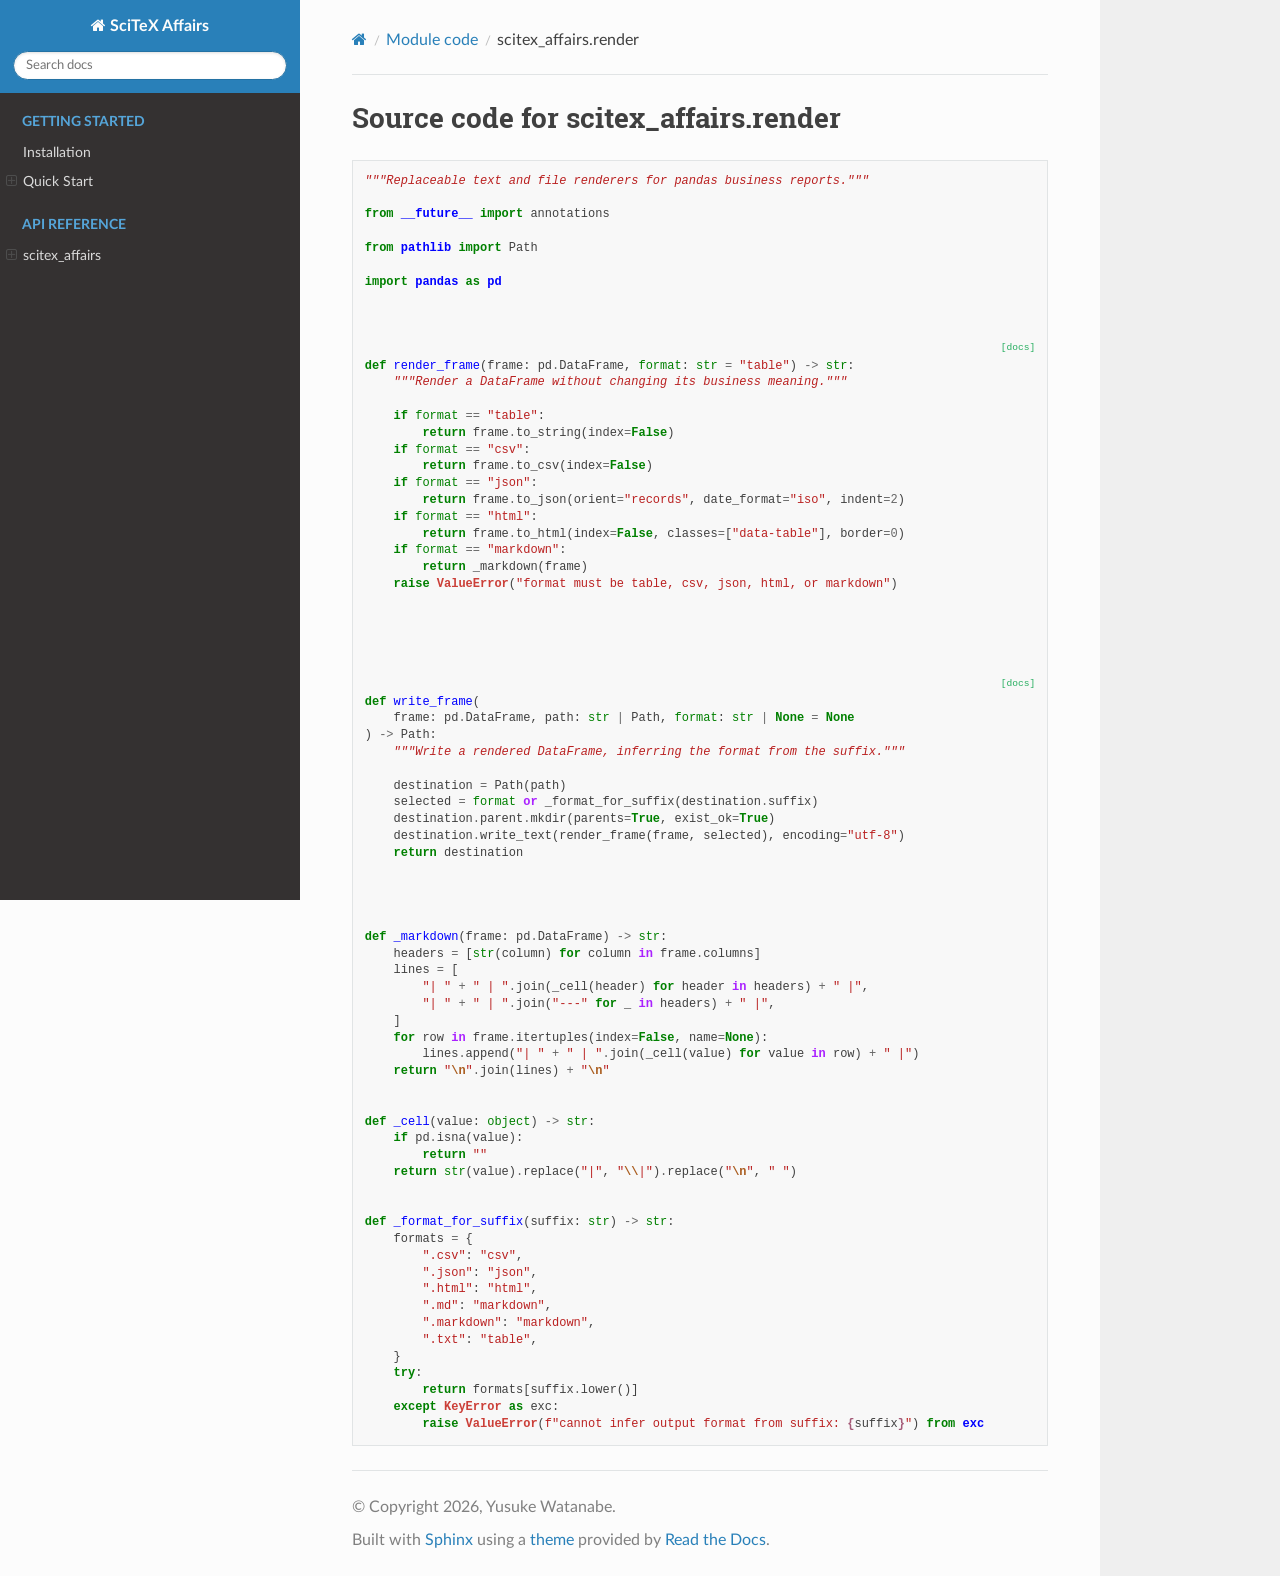
<file: src/scitex_affairs/_sphinx_html/_modules/scitex_affairs/render.html>
<!DOCTYPE html>
<html class="writer-html5" lang="en" data-content_root="../../">
<head>
  <meta charset="utf-8" />
  <meta name="viewport" content="width=device-width, initial-scale=1.0" />
  <title>scitex_affairs.render &mdash; SciTeX Affairs v0.1.0</title>
      <link rel="stylesheet" type="text/css" href="../../_static/pygments.css?v=b86133f3" />
      <link rel="stylesheet" type="text/css" href="../../_static/css/theme.css?v=9edc463e" />
      <link rel="stylesheet" type="text/css" href="../../_static/copybutton.css?v=76b2166b" />

  
      <script src="../../_static/jquery.js?v=5d32c60e"></script>
      <script src="../../_static/_sphinx_javascript_frameworks_compat.js?v=2cd50e6c"></script>
      <script src="../../_static/documentation_options.js?v=01f34227"></script>
      <script src="../../_static/doctools.js?v=9a2dae69"></script>
      <script src="../../_static/sphinx_highlight.js?v=dc90522c"></script>
      <script src="../../_static/clipboard.min.js?v=a7894cd8"></script>
      <script src="../../_static/copybutton.js?v=f281be69"></script>
    <script src="../../_static/js/theme.js"></script>
    <link rel="index" title="Index" href="../../genindex.html" />
    <link rel="search" title="Search" href="../../search.html" /> 
</head>

<body class="wy-body-for-nav"> 
  <div class="wy-grid-for-nav">
    <nav data-toggle="wy-nav-shift" class="wy-nav-side">
      <div class="wy-side-scroll">
        <div class="wy-side-nav-search" >

          
          
          <a href="../../index.html" class="icon icon-home">
            SciTeX Affairs
          </a>
<div role="search">
  <form id="rtd-search-form" class="wy-form" action="../../search.html" method="get">
    <input type="text" name="q" placeholder="Search docs" aria-label="Search docs" />
    <input type="hidden" name="check_keywords" value="yes" />
    <input type="hidden" name="area" value="default" />
  </form>
</div>
        </div><div class="wy-menu wy-menu-vertical" data-spy="affix" role="navigation" aria-label="Navigation menu">
              <p class="caption" role="heading"><span class="caption-text">Getting Started</span></p>
<ul>
<li class="toctree-l1"><a class="reference internal" href="../../installation.html">Installation</a></li>
<li class="toctree-l1"><a class="reference internal" href="../../quickstart.html">Quick Start</a><ul>
<li class="toctree-l2"><a class="reference internal" href="../../quickstart.html#configuration">Configuration</a></li>
<li class="toctree-l2"><a class="reference internal" href="../../quickstart.html#command-line">Command line</a></li>
<li class="toctree-l2"><a class="reference internal" href="../../quickstart.html#python">Python</a></li>
<li class="toctree-l2"><a class="reference internal" href="../../quickstart.html#prices-in-another-currency">Prices in another currency</a></li>
<li class="toctree-l2"><a class="reference internal" href="../../quickstart.html#actual-observations">Actual observations</a></li>
</ul>
</li>
</ul>
<p class="caption" role="heading"><span class="caption-text">API Reference</span></p>
<ul>
<li class="toctree-l1"><a class="reference internal" href="../../api/scitex_affairs.html">scitex_affairs</a><ul>
<li class="toctree-l2"><a class="reference internal" href="../../api/scitex_affairs.html#scitex_affairs.AffairsConfig"><code class="docutils literal notranslate"><span class="pre">AffairsConfig</span></code></a><ul>
<li class="toctree-l3"><a class="reference internal" href="../../api/scitex_affairs.html#scitex_affairs.AffairsConfig.schema_version"><code class="docutils literal notranslate"><span class="pre">AffairsConfig.schema_version</span></code></a></li>
<li class="toctree-l3"><a class="reference internal" href="../../api/scitex_affairs.html#scitex_affairs.AffairsConfig.organization"><code class="docutils literal notranslate"><span class="pre">AffairsConfig.organization</span></code></a></li>
<li class="toctree-l3"><a class="reference internal" href="../../api/scitex_affairs.html#scitex_affairs.AffairsConfig.currency"><code class="docutils literal notranslate"><span class="pre">AffairsConfig.currency</span></code></a></li>
<li class="toctree-l3"><a class="reference internal" href="../../api/scitex_affairs.html#scitex_affairs.AffairsConfig.fiscal_year_start_month"><code class="docutils literal notranslate"><span class="pre">AffairsConfig.fiscal_year_start_month</span></code></a></li>
<li class="toctree-l3"><a class="reference internal" href="../../api/scitex_affairs.html#scitex_affairs.AffairsConfig.catalog"><code class="docutils literal notranslate"><span class="pre">AffairsConfig.catalog</span></code></a></li>
<li class="toctree-l3"><a class="reference internal" href="../../api/scitex_affairs.html#scitex_affairs.AffairsConfig.scenarios"><code class="docutils literal notranslate"><span class="pre">AffairsConfig.scenarios</span></code></a></li>
<li class="toctree-l3"><a class="reference internal" href="../../api/scitex_affairs.html#scitex_affairs.AffairsConfig.pricing_policies"><code class="docutils literal notranslate"><span class="pre">AffairsConfig.pricing_policies</span></code></a></li>
<li class="toctree-l3"><a class="reference internal" href="../../api/scitex_affairs.html#scitex_affairs.AffairsConfig.sources"><code class="docutils literal notranslate"><span class="pre">AffairsConfig.sources</span></code></a></li>
<li class="toctree-l3"><a class="reference internal" href="../../api/scitex_affairs.html#scitex_affairs.AffairsConfig.fx"><code class="docutils literal notranslate"><span class="pre">AffairsConfig.fx</span></code></a></li>
<li class="toctree-l3"><a class="reference internal" href="../../api/scitex_affairs.html#scitex_affairs.AffairsConfig.from_mapping"><code class="docutils literal notranslate"><span class="pre">AffairsConfig.from_mapping()</span></code></a></li>
</ul>
</li>
<li class="toctree-l2"><a class="reference internal" href="../../api/scitex_affairs.html#scitex_affairs.CatalogItem"><code class="docutils literal notranslate"><span class="pre">CatalogItem</span></code></a><ul>
<li class="toctree-l3"><a class="reference internal" href="../../api/scitex_affairs.html#scitex_affairs.CatalogItem.id"><code class="docutils literal notranslate"><span class="pre">CatalogItem.id</span></code></a></li>
<li class="toctree-l3"><a class="reference internal" href="../../api/scitex_affairs.html#scitex_affairs.CatalogItem.name"><code class="docutils literal notranslate"><span class="pre">CatalogItem.name</span></code></a></li>
<li class="toctree-l3"><a class="reference internal" href="../../api/scitex_affairs.html#scitex_affairs.CatalogItem.direction"><code class="docutils literal notranslate"><span class="pre">CatalogItem.direction</span></code></a></li>
<li class="toctree-l3"><a class="reference internal" href="../../api/scitex_affairs.html#scitex_affairs.CatalogItem.model"><code class="docutils literal notranslate"><span class="pre">CatalogItem.model</span></code></a></li>
<li class="toctree-l3"><a class="reference internal" href="../../api/scitex_affairs.html#scitex_affairs.CatalogItem.price"><code class="docutils literal notranslate"><span class="pre">CatalogItem.price</span></code></a></li>
<li class="toctree-l3"><a class="reference internal" href="../../api/scitex_affairs.html#scitex_affairs.CatalogItem.description"><code class="docutils literal notranslate"><span class="pre">CatalogItem.description</span></code></a></li>
<li class="toctree-l3"><a class="reference internal" href="../../api/scitex_affairs.html#scitex_affairs.CatalogItem.category"><code class="docutils literal notranslate"><span class="pre">CatalogItem.category</span></code></a></li>
<li class="toctree-l3"><a class="reference internal" href="../../api/scitex_affairs.html#scitex_affairs.CatalogItem.status"><code class="docutils literal notranslate"><span class="pre">CatalogItem.status</span></code></a></li>
<li class="toctree-l3"><a class="reference internal" href="../../api/scitex_affairs.html#scitex_affairs.CatalogItem.automated"><code class="docutils literal notranslate"><span class="pre">CatalogItem.automated</span></code></a></li>
<li class="toctree-l3"><a class="reference internal" href="../../api/scitex_affairs.html#scitex_affairs.CatalogItem.attributes"><code class="docutils literal notranslate"><span class="pre">CatalogItem.attributes</span></code></a></li>
<li class="toctree-l3"><a class="reference internal" href="../../api/scitex_affairs.html#scitex_affairs.CatalogItem.from_mapping"><code class="docutils literal notranslate"><span class="pre">CatalogItem.from_mapping()</span></code></a></li>
</ul>
</li>
<li class="toctree-l2"><a class="reference internal" href="../../api/scitex_affairs.html#scitex_affairs.ConfigError"><code class="docutils literal notranslate"><span class="pre">ConfigError</span></code></a></li>
<li class="toctree-l2"><a class="reference internal" href="../../api/scitex_affairs.html#scitex_affairs.DiscountPhase"><code class="docutils literal notranslate"><span class="pre">DiscountPhase</span></code></a><ul>
<li class="toctree-l3"><a class="reference internal" href="../../api/scitex_affairs.html#scitex_affairs.DiscountPhase.start"><code class="docutils literal notranslate"><span class="pre">DiscountPhase.start</span></code></a></li>
<li class="toctree-l3"><a class="reference internal" href="../../api/scitex_affairs.html#scitex_affairs.DiscountPhase.end"><code class="docutils literal notranslate"><span class="pre">DiscountPhase.end</span></code></a></li>
<li class="toctree-l3"><a class="reference internal" href="../../api/scitex_affairs.html#scitex_affairs.DiscountPhase.percent"><code class="docutils literal notranslate"><span class="pre">DiscountPhase.percent</span></code></a></li>
<li class="toctree-l3"><a class="reference internal" href="../../api/scitex_affairs.html#scitex_affairs.DiscountPhase.status"><code class="docutils literal notranslate"><span class="pre">DiscountPhase.status</span></code></a></li>
<li class="toctree-l3"><a class="reference internal" href="../../api/scitex_affairs.html#scitex_affairs.DiscountPhase.label"><code class="docutils literal notranslate"><span class="pre">DiscountPhase.label</span></code></a></li>
<li class="toctree-l3"><a class="reference internal" href="../../api/scitex_affairs.html#scitex_affairs.DiscountPhase.contains"><code class="docutils literal notranslate"><span class="pre">DiscountPhase.contains()</span></code></a></li>
</ul>
</li>
<li class="toctree-l2"><a class="reference internal" href="../../api/scitex_affairs.html#scitex_affairs.FxError"><code class="docutils literal notranslate"><span class="pre">FxError</span></code></a></li>
<li class="toctree-l2"><a class="reference internal" href="../../api/scitex_affairs.html#scitex_affairs.FxRate"><code class="docutils literal notranslate"><span class="pre">FxRate</span></code></a><ul>
<li class="toctree-l3"><a class="reference internal" href="../../api/scitex_affairs.html#scitex_affairs.FxRate.base"><code class="docutils literal notranslate"><span class="pre">FxRate.base</span></code></a></li>
<li class="toctree-l3"><a class="reference internal" href="../../api/scitex_affairs.html#scitex_affairs.FxRate.quote"><code class="docutils literal notranslate"><span class="pre">FxRate.quote</span></code></a></li>
<li class="toctree-l3"><a class="reference internal" href="../../api/scitex_affairs.html#scitex_affairs.FxRate.rate"><code class="docutils literal notranslate"><span class="pre">FxRate.rate</span></code></a></li>
<li class="toctree-l3"><a class="reference internal" href="../../api/scitex_affairs.html#scitex_affairs.FxRate.as_of"><code class="docutils literal notranslate"><span class="pre">FxRate.as_of</span></code></a></li>
<li class="toctree-l3"><a class="reference internal" href="../../api/scitex_affairs.html#scitex_affairs.FxRate.source"><code class="docutils literal notranslate"><span class="pre">FxRate.source</span></code></a></li>
<li class="toctree-l3"><a class="reference internal" href="../../api/scitex_affairs.html#scitex_affairs.FxRate.retrieved_at"><code class="docutils literal notranslate"><span class="pre">FxRate.retrieved_at</span></code></a></li>
<li class="toctree-l3"><a class="reference internal" href="../../api/scitex_affairs.html#scitex_affairs.FxRate.source_label"><code class="docutils literal notranslate"><span class="pre">FxRate.source_label</span></code></a></li>
</ul>
</li>
<li class="toctree-l2"><a class="reference internal" href="../../api/scitex_affairs.html#scitex_affairs.Price"><code class="docutils literal notranslate"><span class="pre">Price</span></code></a><ul>
<li class="toctree-l3"><a class="reference internal" href="../../api/scitex_affairs.html#scitex_affairs.Price.amount"><code class="docutils literal notranslate"><span class="pre">Price.amount</span></code></a></li>
<li class="toctree-l3"><a class="reference internal" href="../../api/scitex_affairs.html#scitex_affairs.Price.interval"><code class="docutils literal notranslate"><span class="pre">Price.interval</span></code></a></li>
<li class="toctree-l3"><a class="reference internal" href="../../api/scitex_affairs.html#scitex_affairs.Price.unit"><code class="docutils literal notranslate"><span class="pre">Price.unit</span></code></a></li>
<li class="toctree-l3"><a class="reference internal" href="../../api/scitex_affairs.html#scitex_affairs.Price.kind"><code class="docutils literal notranslate"><span class="pre">Price.kind</span></code></a></li>
<li class="toctree-l3"><a class="reference internal" href="../../api/scitex_affairs.html#scitex_affairs.Price.list_amount"><code class="docutils literal notranslate"><span class="pre">Price.list_amount</span></code></a></li>
<li class="toctree-l3"><a class="reference internal" href="../../api/scitex_affairs.html#scitex_affairs.Price.discount_percent"><code class="docutils literal notranslate"><span class="pre">Price.discount_percent</span></code></a></li>
<li class="toctree-l3"><a class="reference internal" href="../../api/scitex_affairs.html#scitex_affairs.Price.markup_percent"><code class="docutils literal notranslate"><span class="pre">Price.markup_percent</span></code></a></li>
<li class="toctree-l3"><a class="reference internal" href="../../api/scitex_affairs.html#scitex_affairs.Price.policy"><code class="docutils literal notranslate"><span class="pre">Price.policy</span></code></a></li>
<li class="toctree-l3"><a class="reference internal" href="../../api/scitex_affairs.html#scitex_affairs.Price.discount_schedule"><code class="docutils literal notranslate"><span class="pre">Price.discount_schedule</span></code></a></li>
<li class="toctree-l3"><a class="reference internal" href="../../api/scitex_affairs.html#scitex_affairs.Price.currency"><code class="docutils literal notranslate"><span class="pre">Price.currency</span></code></a></li>
<li class="toctree-l3"><a class="reference internal" href="../../api/scitex_affairs.html#scitex_affairs.Price.from_mapping"><code class="docutils literal notranslate"><span class="pre">Price.from_mapping()</span></code></a></li>
<li class="toctree-l3"><a class="reference internal" href="../../api/scitex_affairs.html#scitex_affairs.Price.amount_on"><code class="docutils literal notranslate"><span class="pre">Price.amount_on()</span></code></a></li>
</ul>
</li>
<li class="toctree-l2"><a class="reference internal" href="../../api/scitex_affairs.html#scitex_affairs.Scenario"><code class="docutils literal notranslate"><span class="pre">Scenario</span></code></a><ul>
<li class="toctree-l3"><a class="reference internal" href="../../api/scitex_affairs.html#scitex_affairs.Scenario.id"><code class="docutils literal notranslate"><span class="pre">Scenario.id</span></code></a></li>
<li class="toctree-l3"><a class="reference internal" href="../../api/scitex_affairs.html#scitex_affairs.Scenario.label"><code class="docutils literal notranslate"><span class="pre">Scenario.label</span></code></a></li>
<li class="toctree-l3"><a class="reference internal" href="../../api/scitex_affairs.html#scitex_affairs.Scenario.status"><code class="docutils literal notranslate"><span class="pre">Scenario.status</span></code></a></li>
<li class="toctree-l3"><a class="reference internal" href="../../api/scitex_affairs.html#scitex_affairs.Scenario.start_date"><code class="docutils literal notranslate"><span class="pre">Scenario.start_date</span></code></a></li>
<li class="toctree-l3"><a class="reference internal" href="../../api/scitex_affairs.html#scitex_affairs.Scenario.end_date"><code class="docutils literal notranslate"><span class="pre">Scenario.end_date</span></code></a></li>
<li class="toctree-l3"><a class="reference internal" href="../../api/scitex_affairs.html#scitex_affairs.Scenario.series"><code class="docutils literal notranslate"><span class="pre">Scenario.series</span></code></a></li>
<li class="toctree-l3"><a class="reference internal" href="../../api/scitex_affairs.html#scitex_affairs.Scenario.from_mapping"><code class="docutils literal notranslate"><span class="pre">Scenario.from_mapping()</span></code></a></li>
</ul>
</li>
<li class="toctree-l2"><a class="reference internal" href="../../api/scitex_affairs.html#scitex_affairs.catalog_frame"><code class="docutils literal notranslate"><span class="pre">catalog_frame()</span></code></a></li>
<li class="toctree-l2"><a class="reference internal" href="../../api/scitex_affairs.html#scitex_affairs.fetch_rate"><code class="docutils literal notranslate"><span class="pre">fetch_rate()</span></code></a></li>
<li class="toctree-l2"><a class="reference internal" href="../../api/scitex_affairs.html#scitex_affairs.financial_statement"><code class="docutils literal notranslate"><span class="pre">financial_statement()</span></code></a></li>
<li class="toctree-l2"><a class="reference internal" href="../../api/scitex_affairs.html#scitex_affairs.load_config"><code class="docutils literal notranslate"><span class="pre">load_config()</span></code></a></li>
<li class="toctree-l2"><a class="reference internal" href="../../api/scitex_affairs.html#scitex_affairs.resolve_config_path"><code class="docutils literal notranslate"><span class="pre">resolve_config_path()</span></code></a></li>
<li class="toctree-l2"><a class="reference internal" href="../../api/scitex_affairs.html#scitex_affairs.monthly_report"><code class="docutils literal notranslate"><span class="pre">monthly_report()</span></code></a></li>
<li class="toctree-l2"><a class="reference internal" href="../../api/scitex_affairs.html#scitex_affairs.summarize"><code class="docutils literal notranslate"><span class="pre">summarize()</span></code></a></li>
<li class="toctree-l2"><a class="reference internal" href="../../api/scitex_affairs.html#module-scitex_affairs.config">Configuration</a><ul>
<li class="toctree-l3"><a class="reference internal" href="../../api/scitex_affairs.html#scitex_affairs.config.ConfigError"><code class="docutils literal notranslate"><span class="pre">ConfigError</span></code></a></li>
<li class="toctree-l3"><a class="reference internal" href="../../api/scitex_affairs.html#scitex_affairs.config.DiscountPhase"><code class="docutils literal notranslate"><span class="pre">DiscountPhase</span></code></a><ul>
<li class="toctree-l4"><a class="reference internal" href="../../api/scitex_affairs.html#scitex_affairs.config.DiscountPhase.start"><code class="docutils literal notranslate"><span class="pre">DiscountPhase.start</span></code></a></li>
<li class="toctree-l4"><a class="reference internal" href="../../api/scitex_affairs.html#scitex_affairs.config.DiscountPhase.end"><code class="docutils literal notranslate"><span class="pre">DiscountPhase.end</span></code></a></li>
<li class="toctree-l4"><a class="reference internal" href="../../api/scitex_affairs.html#scitex_affairs.config.DiscountPhase.percent"><code class="docutils literal notranslate"><span class="pre">DiscountPhase.percent</span></code></a></li>
<li class="toctree-l4"><a class="reference internal" href="../../api/scitex_affairs.html#scitex_affairs.config.DiscountPhase.status"><code class="docutils literal notranslate"><span class="pre">DiscountPhase.status</span></code></a></li>
<li class="toctree-l4"><a class="reference internal" href="../../api/scitex_affairs.html#scitex_affairs.config.DiscountPhase.label"><code class="docutils literal notranslate"><span class="pre">DiscountPhase.label</span></code></a></li>
<li class="toctree-l4"><a class="reference internal" href="../../api/scitex_affairs.html#scitex_affairs.config.DiscountPhase.contains"><code class="docutils literal notranslate"><span class="pre">DiscountPhase.contains()</span></code></a></li>
</ul>
</li>
<li class="toctree-l3"><a class="reference internal" href="../../api/scitex_affairs.html#scitex_affairs.config.Price"><code class="docutils literal notranslate"><span class="pre">Price</span></code></a><ul>
<li class="toctree-l4"><a class="reference internal" href="../../api/scitex_affairs.html#scitex_affairs.config.Price.amount"><code class="docutils literal notranslate"><span class="pre">Price.amount</span></code></a></li>
<li class="toctree-l4"><a class="reference internal" href="../../api/scitex_affairs.html#scitex_affairs.config.Price.interval"><code class="docutils literal notranslate"><span class="pre">Price.interval</span></code></a></li>
<li class="toctree-l4"><a class="reference internal" href="../../api/scitex_affairs.html#scitex_affairs.config.Price.unit"><code class="docutils literal notranslate"><span class="pre">Price.unit</span></code></a></li>
<li class="toctree-l4"><a class="reference internal" href="../../api/scitex_affairs.html#scitex_affairs.config.Price.kind"><code class="docutils literal notranslate"><span class="pre">Price.kind</span></code></a></li>
<li class="toctree-l4"><a class="reference internal" href="../../api/scitex_affairs.html#scitex_affairs.config.Price.list_amount"><code class="docutils literal notranslate"><span class="pre">Price.list_amount</span></code></a></li>
<li class="toctree-l4"><a class="reference internal" href="../../api/scitex_affairs.html#scitex_affairs.config.Price.discount_percent"><code class="docutils literal notranslate"><span class="pre">Price.discount_percent</span></code></a></li>
<li class="toctree-l4"><a class="reference internal" href="../../api/scitex_affairs.html#scitex_affairs.config.Price.markup_percent"><code class="docutils literal notranslate"><span class="pre">Price.markup_percent</span></code></a></li>
<li class="toctree-l4"><a class="reference internal" href="../../api/scitex_affairs.html#scitex_affairs.config.Price.policy"><code class="docutils literal notranslate"><span class="pre">Price.policy</span></code></a></li>
<li class="toctree-l4"><a class="reference internal" href="../../api/scitex_affairs.html#scitex_affairs.config.Price.discount_schedule"><code class="docutils literal notranslate"><span class="pre">Price.discount_schedule</span></code></a></li>
<li class="toctree-l4"><a class="reference internal" href="../../api/scitex_affairs.html#scitex_affairs.config.Price.currency"><code class="docutils literal notranslate"><span class="pre">Price.currency</span></code></a></li>
<li class="toctree-l4"><a class="reference internal" href="../../api/scitex_affairs.html#scitex_affairs.config.Price.from_mapping"><code class="docutils literal notranslate"><span class="pre">Price.from_mapping()</span></code></a></li>
<li class="toctree-l4"><a class="reference internal" href="../../api/scitex_affairs.html#scitex_affairs.config.Price.amount_on"><code class="docutils literal notranslate"><span class="pre">Price.amount_on()</span></code></a></li>
</ul>
</li>
<li class="toctree-l3"><a class="reference internal" href="../../api/scitex_affairs.html#scitex_affairs.config.CatalogItem"><code class="docutils literal notranslate"><span class="pre">CatalogItem</span></code></a><ul>
<li class="toctree-l4"><a class="reference internal" href="../../api/scitex_affairs.html#scitex_affairs.config.CatalogItem.id"><code class="docutils literal notranslate"><span class="pre">CatalogItem.id</span></code></a></li>
<li class="toctree-l4"><a class="reference internal" href="../../api/scitex_affairs.html#scitex_affairs.config.CatalogItem.name"><code class="docutils literal notranslate"><span class="pre">CatalogItem.name</span></code></a></li>
<li class="toctree-l4"><a class="reference internal" href="../../api/scitex_affairs.html#scitex_affairs.config.CatalogItem.direction"><code class="docutils literal notranslate"><span class="pre">CatalogItem.direction</span></code></a></li>
<li class="toctree-l4"><a class="reference internal" href="../../api/scitex_affairs.html#scitex_affairs.config.CatalogItem.model"><code class="docutils literal notranslate"><span class="pre">CatalogItem.model</span></code></a></li>
<li class="toctree-l4"><a class="reference internal" href="../../api/scitex_affairs.html#scitex_affairs.config.CatalogItem.price"><code class="docutils literal notranslate"><span class="pre">CatalogItem.price</span></code></a></li>
<li class="toctree-l4"><a class="reference internal" href="../../api/scitex_affairs.html#scitex_affairs.config.CatalogItem.description"><code class="docutils literal notranslate"><span class="pre">CatalogItem.description</span></code></a></li>
<li class="toctree-l4"><a class="reference internal" href="../../api/scitex_affairs.html#scitex_affairs.config.CatalogItem.category"><code class="docutils literal notranslate"><span class="pre">CatalogItem.category</span></code></a></li>
<li class="toctree-l4"><a class="reference internal" href="../../api/scitex_affairs.html#scitex_affairs.config.CatalogItem.status"><code class="docutils literal notranslate"><span class="pre">CatalogItem.status</span></code></a></li>
<li class="toctree-l4"><a class="reference internal" href="../../api/scitex_affairs.html#scitex_affairs.config.CatalogItem.automated"><code class="docutils literal notranslate"><span class="pre">CatalogItem.automated</span></code></a></li>
<li class="toctree-l4"><a class="reference internal" href="../../api/scitex_affairs.html#scitex_affairs.config.CatalogItem.attributes"><code class="docutils literal notranslate"><span class="pre">CatalogItem.attributes</span></code></a></li>
<li class="toctree-l4"><a class="reference internal" href="../../api/scitex_affairs.html#scitex_affairs.config.CatalogItem.from_mapping"><code class="docutils literal notranslate"><span class="pre">CatalogItem.from_mapping()</span></code></a></li>
</ul>
</li>
<li class="toctree-l3"><a class="reference internal" href="../../api/scitex_affairs.html#scitex_affairs.config.Scenario"><code class="docutils literal notranslate"><span class="pre">Scenario</span></code></a><ul>
<li class="toctree-l4"><a class="reference internal" href="../../api/scitex_affairs.html#scitex_affairs.config.Scenario.id"><code class="docutils literal notranslate"><span class="pre">Scenario.id</span></code></a></li>
<li class="toctree-l4"><a class="reference internal" href="../../api/scitex_affairs.html#scitex_affairs.config.Scenario.label"><code class="docutils literal notranslate"><span class="pre">Scenario.label</span></code></a></li>
<li class="toctree-l4"><a class="reference internal" href="../../api/scitex_affairs.html#scitex_affairs.config.Scenario.status"><code class="docutils literal notranslate"><span class="pre">Scenario.status</span></code></a></li>
<li class="toctree-l4"><a class="reference internal" href="../../api/scitex_affairs.html#scitex_affairs.config.Scenario.start_date"><code class="docutils literal notranslate"><span class="pre">Scenario.start_date</span></code></a></li>
<li class="toctree-l4"><a class="reference internal" href="../../api/scitex_affairs.html#scitex_affairs.config.Scenario.end_date"><code class="docutils literal notranslate"><span class="pre">Scenario.end_date</span></code></a></li>
<li class="toctree-l4"><a class="reference internal" href="../../api/scitex_affairs.html#scitex_affairs.config.Scenario.series"><code class="docutils literal notranslate"><span class="pre">Scenario.series</span></code></a></li>
<li class="toctree-l4"><a class="reference internal" href="../../api/scitex_affairs.html#scitex_affairs.config.Scenario.from_mapping"><code class="docutils literal notranslate"><span class="pre">Scenario.from_mapping()</span></code></a></li>
</ul>
</li>
<li class="toctree-l3"><a class="reference internal" href="../../api/scitex_affairs.html#scitex_affairs.config.AffairsConfig"><code class="docutils literal notranslate"><span class="pre">AffairsConfig</span></code></a><ul>
<li class="toctree-l4"><a class="reference internal" href="../../api/scitex_affairs.html#scitex_affairs.config.AffairsConfig.schema_version"><code class="docutils literal notranslate"><span class="pre">AffairsConfig.schema_version</span></code></a></li>
<li class="toctree-l4"><a class="reference internal" href="../../api/scitex_affairs.html#scitex_affairs.config.AffairsConfig.organization"><code class="docutils literal notranslate"><span class="pre">AffairsConfig.organization</span></code></a></li>
<li class="toctree-l4"><a class="reference internal" href="../../api/scitex_affairs.html#scitex_affairs.config.AffairsConfig.currency"><code class="docutils literal notranslate"><span class="pre">AffairsConfig.currency</span></code></a></li>
<li class="toctree-l4"><a class="reference internal" href="../../api/scitex_affairs.html#scitex_affairs.config.AffairsConfig.fiscal_year_start_month"><code class="docutils literal notranslate"><span class="pre">AffairsConfig.fiscal_year_start_month</span></code></a></li>
<li class="toctree-l4"><a class="reference internal" href="../../api/scitex_affairs.html#scitex_affairs.config.AffairsConfig.catalog"><code class="docutils literal notranslate"><span class="pre">AffairsConfig.catalog</span></code></a></li>
<li class="toctree-l4"><a class="reference internal" href="../../api/scitex_affairs.html#scitex_affairs.config.AffairsConfig.scenarios"><code class="docutils literal notranslate"><span class="pre">AffairsConfig.scenarios</span></code></a></li>
<li class="toctree-l4"><a class="reference internal" href="../../api/scitex_affairs.html#scitex_affairs.config.AffairsConfig.pricing_policies"><code class="docutils literal notranslate"><span class="pre">AffairsConfig.pricing_policies</span></code></a></li>
<li class="toctree-l4"><a class="reference internal" href="../../api/scitex_affairs.html#scitex_affairs.config.AffairsConfig.sources"><code class="docutils literal notranslate"><span class="pre">AffairsConfig.sources</span></code></a></li>
<li class="toctree-l4"><a class="reference internal" href="../../api/scitex_affairs.html#scitex_affairs.config.AffairsConfig.fx"><code class="docutils literal notranslate"><span class="pre">AffairsConfig.fx</span></code></a></li>
<li class="toctree-l4"><a class="reference internal" href="../../api/scitex_affairs.html#scitex_affairs.config.AffairsConfig.from_mapping"><code class="docutils literal notranslate"><span class="pre">AffairsConfig.from_mapping()</span></code></a></li>
</ul>
</li>
<li class="toctree-l3"><a class="reference internal" href="../../api/scitex_affairs.html#scitex_affairs.config.resolve_config_path"><code class="docutils literal notranslate"><span class="pre">resolve_config_path()</span></code></a></li>
<li class="toctree-l3"><a class="reference internal" href="../../api/scitex_affairs.html#scitex_affairs.config.load_config"><code class="docutils literal notranslate"><span class="pre">load_config()</span></code></a></li>
</ul>
</li>
<li class="toctree-l2"><a class="reference internal" href="../../api/scitex_affairs.html#module-scitex_affairs.scenario">Scenarios</a><ul>
<li class="toctree-l3"><a class="reference internal" href="../../api/scitex_affairs.html#scitex_affairs.scenario.monthly_report"><code class="docutils literal notranslate"><span class="pre">monthly_report()</span></code></a></li>
</ul>
</li>
<li class="toctree-l2"><a class="reference internal" href="../../api/scitex_affairs.html#module-scitex_affairs.fx">Exchange rates</a><ul>
<li class="toctree-l3"><a class="reference internal" href="../../api/scitex_affairs.html#scitex_affairs.fx.PROVIDERS"><code class="docutils literal notranslate"><span class="pre">PROVIDERS</span></code></a></li>
<li class="toctree-l3"><a class="reference internal" href="../../api/scitex_affairs.html#scitex_affairs.fx.Opener"><code class="docutils literal notranslate"><span class="pre">Opener</span></code></a></li>
<li class="toctree-l3"><a class="reference internal" href="../../api/scitex_affairs.html#scitex_affairs.fx.FxError"><code class="docutils literal notranslate"><span class="pre">FxError</span></code></a></li>
<li class="toctree-l3"><a class="reference internal" href="../../api/scitex_affairs.html#scitex_affairs.fx.FxRate"><code class="docutils literal notranslate"><span class="pre">FxRate</span></code></a><ul>
<li class="toctree-l4"><a class="reference internal" href="../../api/scitex_affairs.html#scitex_affairs.fx.FxRate.base"><code class="docutils literal notranslate"><span class="pre">FxRate.base</span></code></a></li>
<li class="toctree-l4"><a class="reference internal" href="../../api/scitex_affairs.html#scitex_affairs.fx.FxRate.quote"><code class="docutils literal notranslate"><span class="pre">FxRate.quote</span></code></a></li>
<li class="toctree-l4"><a class="reference internal" href="../../api/scitex_affairs.html#scitex_affairs.fx.FxRate.rate"><code class="docutils literal notranslate"><span class="pre">FxRate.rate</span></code></a></li>
<li class="toctree-l4"><a class="reference internal" href="../../api/scitex_affairs.html#scitex_affairs.fx.FxRate.as_of"><code class="docutils literal notranslate"><span class="pre">FxRate.as_of</span></code></a></li>
<li class="toctree-l4"><a class="reference internal" href="../../api/scitex_affairs.html#scitex_affairs.fx.FxRate.source"><code class="docutils literal notranslate"><span class="pre">FxRate.source</span></code></a></li>
<li class="toctree-l4"><a class="reference internal" href="../../api/scitex_affairs.html#scitex_affairs.fx.FxRate.retrieved_at"><code class="docutils literal notranslate"><span class="pre">FxRate.retrieved_at</span></code></a></li>
<li class="toctree-l4"><a class="reference internal" href="../../api/scitex_affairs.html#scitex_affairs.fx.FxRate.source_label"><code class="docutils literal notranslate"><span class="pre">FxRate.source_label</span></code></a></li>
</ul>
</li>
<li class="toctree-l3"><a class="reference internal" href="../../api/scitex_affairs.html#scitex_affairs.fx.fetch_rate"><code class="docutils literal notranslate"><span class="pre">fetch_rate()</span></code></a></li>
<li class="toctree-l3"><a class="reference internal" href="../../api/scitex_affairs.html#scitex_affairs.fx.disclosure"><code class="docutils literal notranslate"><span class="pre">disclosure()</span></code></a></li>
</ul>
</li>
<li class="toctree-l2"><a class="reference internal" href="../../api/scitex_affairs.html#module-scitex_affairs.describe">Descriptions and rendering</a><ul>
<li class="toctree-l3"><a class="reference internal" href="../../api/scitex_affairs.html#scitex_affairs.describe.catalog_frame"><code class="docutils literal notranslate"><span class="pre">catalog_frame()</span></code></a></li>
<li class="toctree-l3"><a class="reference internal" href="../../api/scitex_affairs.html#scitex_affairs.describe.summarize"><code class="docutils literal notranslate"><span class="pre">summarize()</span></code></a></li>
<li class="toctree-l3"><a class="reference internal" href="../../api/scitex_affairs.html#scitex_affairs.describe.financial_statement"><code class="docutils literal notranslate"><span class="pre">financial_statement()</span></code></a></li>
<li class="toctree-l3"><a class="reference internal" href="../../api/scitex_affairs.html#scitex_affairs.render.render_frame"><code class="docutils literal notranslate"><span class="pre">render_frame()</span></code></a></li>
<li class="toctree-l3"><a class="reference internal" href="../../api/scitex_affairs.html#scitex_affairs.render.write_frame"><code class="docutils literal notranslate"><span class="pre">write_frame()</span></code></a></li>
</ul>
</li>
</ul>
</li>
</ul>

        </div>
      </div>
    </nav>

    <section data-toggle="wy-nav-shift" class="wy-nav-content-wrap"><nav class="wy-nav-top" aria-label="Mobile navigation menu" >
          <i data-toggle="wy-nav-top" class="fa fa-bars"></i>
          <a href="../../index.html">SciTeX Affairs</a>
      </nav>

      <div class="wy-nav-content">
        <div class="rst-content">
          <div role="navigation" aria-label="Page navigation">
  <ul class="wy-breadcrumbs">
      <li><a href="../../index.html" class="icon icon-home" aria-label="Home"></a></li>
          <li class="breadcrumb-item"><a href="../index.html">Module code</a></li>
      <li class="breadcrumb-item active">scitex_affairs.render</li>
      <li class="wy-breadcrumbs-aside">
      </li>
  </ul>
  <hr/>
</div>
          <div role="main" class="document" itemscope="itemscope" itemtype="http://schema.org/Article">
           <div itemprop="articleBody">
             
  <h1>Source code for scitex_affairs.render</h1><div class="highlight"><pre>
<span></span><span class="sd">"""Replaceable text and file renderers for pandas business reports."""</span>

<span class="kn">from</span><span class="w"> </span><span class="nn">__future__</span><span class="w"> </span><span class="kn">import</span> <span class="n">annotations</span>

<span class="kn">from</span><span class="w"> </span><span class="nn">pathlib</span><span class="w"> </span><span class="kn">import</span> <span class="n">Path</span>

<span class="kn">import</span><span class="w"> </span><span class="nn">pandas</span><span class="w"> </span><span class="k">as</span><span class="w"> </span><span class="nn">pd</span>


<div class="viewcode-block" id="render_frame">
<a class="viewcode-back" href="../../api/scitex_affairs.html#scitex_affairs.render.render_frame">[docs]</a>
<span class="k">def</span><span class="w"> </span><span class="nf">render_frame</span><span class="p">(</span><span class="n">frame</span><span class="p">:</span> <span class="n">pd</span><span class="o">.</span><span class="n">DataFrame</span><span class="p">,</span> <span class="nb">format</span><span class="p">:</span> <span class="nb">str</span> <span class="o">=</span> <span class="s2">"table"</span><span class="p">)</span> <span class="o">-&gt;</span> <span class="nb">str</span><span class="p">:</span>
<span class="w">    </span><span class="sd">"""Render a DataFrame without changing its business meaning."""</span>

    <span class="k">if</span> <span class="nb">format</span> <span class="o">==</span> <span class="s2">"table"</span><span class="p">:</span>
        <span class="k">return</span> <span class="n">frame</span><span class="o">.</span><span class="n">to_string</span><span class="p">(</span><span class="n">index</span><span class="o">=</span><span class="kc">False</span><span class="p">)</span>
    <span class="k">if</span> <span class="nb">format</span> <span class="o">==</span> <span class="s2">"csv"</span><span class="p">:</span>
        <span class="k">return</span> <span class="n">frame</span><span class="o">.</span><span class="n">to_csv</span><span class="p">(</span><span class="n">index</span><span class="o">=</span><span class="kc">False</span><span class="p">)</span>
    <span class="k">if</span> <span class="nb">format</span> <span class="o">==</span> <span class="s2">"json"</span><span class="p">:</span>
        <span class="k">return</span> <span class="n">frame</span><span class="o">.</span><span class="n">to_json</span><span class="p">(</span><span class="n">orient</span><span class="o">=</span><span class="s2">"records"</span><span class="p">,</span> <span class="n">date_format</span><span class="o">=</span><span class="s2">"iso"</span><span class="p">,</span> <span class="n">indent</span><span class="o">=</span><span class="mi">2</span><span class="p">)</span>
    <span class="k">if</span> <span class="nb">format</span> <span class="o">==</span> <span class="s2">"html"</span><span class="p">:</span>
        <span class="k">return</span> <span class="n">frame</span><span class="o">.</span><span class="n">to_html</span><span class="p">(</span><span class="n">index</span><span class="o">=</span><span class="kc">False</span><span class="p">,</span> <span class="n">classes</span><span class="o">=</span><span class="p">[</span><span class="s2">"data-table"</span><span class="p">],</span> <span class="n">border</span><span class="o">=</span><span class="mi">0</span><span class="p">)</span>
    <span class="k">if</span> <span class="nb">format</span> <span class="o">==</span> <span class="s2">"markdown"</span><span class="p">:</span>
        <span class="k">return</span> <span class="n">_markdown</span><span class="p">(</span><span class="n">frame</span><span class="p">)</span>
    <span class="k">raise</span> <span class="ne">ValueError</span><span class="p">(</span><span class="s2">"format must be table, csv, json, html, or markdown"</span><span class="p">)</span></div>



<div class="viewcode-block" id="write_frame">
<a class="viewcode-back" href="../../api/scitex_affairs.html#scitex_affairs.render.write_frame">[docs]</a>
<span class="k">def</span><span class="w"> </span><span class="nf">write_frame</span><span class="p">(</span>
    <span class="n">frame</span><span class="p">:</span> <span class="n">pd</span><span class="o">.</span><span class="n">DataFrame</span><span class="p">,</span> <span class="n">path</span><span class="p">:</span> <span class="nb">str</span> <span class="o">|</span> <span class="n">Path</span><span class="p">,</span> <span class="nb">format</span><span class="p">:</span> <span class="nb">str</span> <span class="o">|</span> <span class="kc">None</span> <span class="o">=</span> <span class="kc">None</span>
<span class="p">)</span> <span class="o">-&gt;</span> <span class="n">Path</span><span class="p">:</span>
<span class="w">    </span><span class="sd">"""Write a rendered DataFrame, inferring the format from the suffix."""</span>

    <span class="n">destination</span> <span class="o">=</span> <span class="n">Path</span><span class="p">(</span><span class="n">path</span><span class="p">)</span>
    <span class="n">selected</span> <span class="o">=</span> <span class="nb">format</span> <span class="ow">or</span> <span class="n">_format_for_suffix</span><span class="p">(</span><span class="n">destination</span><span class="o">.</span><span class="n">suffix</span><span class="p">)</span>
    <span class="n">destination</span><span class="o">.</span><span class="n">parent</span><span class="o">.</span><span class="n">mkdir</span><span class="p">(</span><span class="n">parents</span><span class="o">=</span><span class="kc">True</span><span class="p">,</span> <span class="n">exist_ok</span><span class="o">=</span><span class="kc">True</span><span class="p">)</span>
    <span class="n">destination</span><span class="o">.</span><span class="n">write_text</span><span class="p">(</span><span class="n">render_frame</span><span class="p">(</span><span class="n">frame</span><span class="p">,</span> <span class="n">selected</span><span class="p">),</span> <span class="n">encoding</span><span class="o">=</span><span class="s2">"utf-8"</span><span class="p">)</span>
    <span class="k">return</span> <span class="n">destination</span></div>



<span class="k">def</span><span class="w"> </span><span class="nf">_markdown</span><span class="p">(</span><span class="n">frame</span><span class="p">:</span> <span class="n">pd</span><span class="o">.</span><span class="n">DataFrame</span><span class="p">)</span> <span class="o">-&gt;</span> <span class="nb">str</span><span class="p">:</span>
    <span class="n">headers</span> <span class="o">=</span> <span class="p">[</span><span class="nb">str</span><span class="p">(</span><span class="n">column</span><span class="p">)</span> <span class="k">for</span> <span class="n">column</span> <span class="ow">in</span> <span class="n">frame</span><span class="o">.</span><span class="n">columns</span><span class="p">]</span>
    <span class="n">lines</span> <span class="o">=</span> <span class="p">[</span>
        <span class="s2">"| "</span> <span class="o">+</span> <span class="s2">" | "</span><span class="o">.</span><span class="n">join</span><span class="p">(</span><span class="n">_cell</span><span class="p">(</span><span class="n">header</span><span class="p">)</span> <span class="k">for</span> <span class="n">header</span> <span class="ow">in</span> <span class="n">headers</span><span class="p">)</span> <span class="o">+</span> <span class="s2">" |"</span><span class="p">,</span>
        <span class="s2">"| "</span> <span class="o">+</span> <span class="s2">" | "</span><span class="o">.</span><span class="n">join</span><span class="p">(</span><span class="s2">"---"</span> <span class="k">for</span> <span class="n">_</span> <span class="ow">in</span> <span class="n">headers</span><span class="p">)</span> <span class="o">+</span> <span class="s2">" |"</span><span class="p">,</span>
    <span class="p">]</span>
    <span class="k">for</span> <span class="n">row</span> <span class="ow">in</span> <span class="n">frame</span><span class="o">.</span><span class="n">itertuples</span><span class="p">(</span><span class="n">index</span><span class="o">=</span><span class="kc">False</span><span class="p">,</span> <span class="n">name</span><span class="o">=</span><span class="kc">None</span><span class="p">):</span>
        <span class="n">lines</span><span class="o">.</span><span class="n">append</span><span class="p">(</span><span class="s2">"| "</span> <span class="o">+</span> <span class="s2">" | "</span><span class="o">.</span><span class="n">join</span><span class="p">(</span><span class="n">_cell</span><span class="p">(</span><span class="n">value</span><span class="p">)</span> <span class="k">for</span> <span class="n">value</span> <span class="ow">in</span> <span class="n">row</span><span class="p">)</span> <span class="o">+</span> <span class="s2">" |"</span><span class="p">)</span>
    <span class="k">return</span> <span class="s2">"</span><span class="se">\n</span><span class="s2">"</span><span class="o">.</span><span class="n">join</span><span class="p">(</span><span class="n">lines</span><span class="p">)</span> <span class="o">+</span> <span class="s2">"</span><span class="se">\n</span><span class="s2">"</span>


<span class="k">def</span><span class="w"> </span><span class="nf">_cell</span><span class="p">(</span><span class="n">value</span><span class="p">:</span> <span class="nb">object</span><span class="p">)</span> <span class="o">-&gt;</span> <span class="nb">str</span><span class="p">:</span>
    <span class="k">if</span> <span class="n">pd</span><span class="o">.</span><span class="n">isna</span><span class="p">(</span><span class="n">value</span><span class="p">):</span>
        <span class="k">return</span> <span class="s2">""</span>
    <span class="k">return</span> <span class="nb">str</span><span class="p">(</span><span class="n">value</span><span class="p">)</span><span class="o">.</span><span class="n">replace</span><span class="p">(</span><span class="s2">"|"</span><span class="p">,</span> <span class="s2">"</span><span class="se">\\</span><span class="s2">|"</span><span class="p">)</span><span class="o">.</span><span class="n">replace</span><span class="p">(</span><span class="s2">"</span><span class="se">\n</span><span class="s2">"</span><span class="p">,</span> <span class="s2">" "</span><span class="p">)</span>


<span class="k">def</span><span class="w"> </span><span class="nf">_format_for_suffix</span><span class="p">(</span><span class="n">suffix</span><span class="p">:</span> <span class="nb">str</span><span class="p">)</span> <span class="o">-&gt;</span> <span class="nb">str</span><span class="p">:</span>
    <span class="n">formats</span> <span class="o">=</span> <span class="p">{</span>
        <span class="s2">".csv"</span><span class="p">:</span> <span class="s2">"csv"</span><span class="p">,</span>
        <span class="s2">".json"</span><span class="p">:</span> <span class="s2">"json"</span><span class="p">,</span>
        <span class="s2">".html"</span><span class="p">:</span> <span class="s2">"html"</span><span class="p">,</span>
        <span class="s2">".md"</span><span class="p">:</span> <span class="s2">"markdown"</span><span class="p">,</span>
        <span class="s2">".markdown"</span><span class="p">:</span> <span class="s2">"markdown"</span><span class="p">,</span>
        <span class="s2">".txt"</span><span class="p">:</span> <span class="s2">"table"</span><span class="p">,</span>
    <span class="p">}</span>
    <span class="k">try</span><span class="p">:</span>
        <span class="k">return</span> <span class="n">formats</span><span class="p">[</span><span class="n">suffix</span><span class="o">.</span><span class="n">lower</span><span class="p">()]</span>
    <span class="k">except</span> <span class="ne">KeyError</span> <span class="k">as</span> <span class="n">exc</span><span class="p">:</span>
        <span class="k">raise</span> <span class="ne">ValueError</span><span class="p">(</span><span class="sa">f</span><span class="s2">"cannot infer output format from suffix: </span><span class="si">{</span><span class="n">suffix</span><span class="si">}</span><span class="s2">"</span><span class="p">)</span> <span class="kn">from</span><span class="w"> </span><span class="nn">exc</span>
</pre></div>

           </div>
          </div>
          <footer>

  <hr/>

  <div role="contentinfo">
    <p>&#169; Copyright 2026, Yusuke Watanabe.</p>
  </div>

  Built with <a href="https://www.sphinx-doc.org/">Sphinx</a> using a
    <a href="https://github.com/readthedocs/sphinx_rtd_theme">theme</a>
    provided by <a href="https://readthedocs.org">Read the Docs</a>.
   

</footer>
        </div>
      </div>
    </section>
  </div>
  <script>
      jQuery(function () {
          SphinxRtdTheme.Navigation.enable(true);
      });
  </script> 

</body>
</html>
</file>
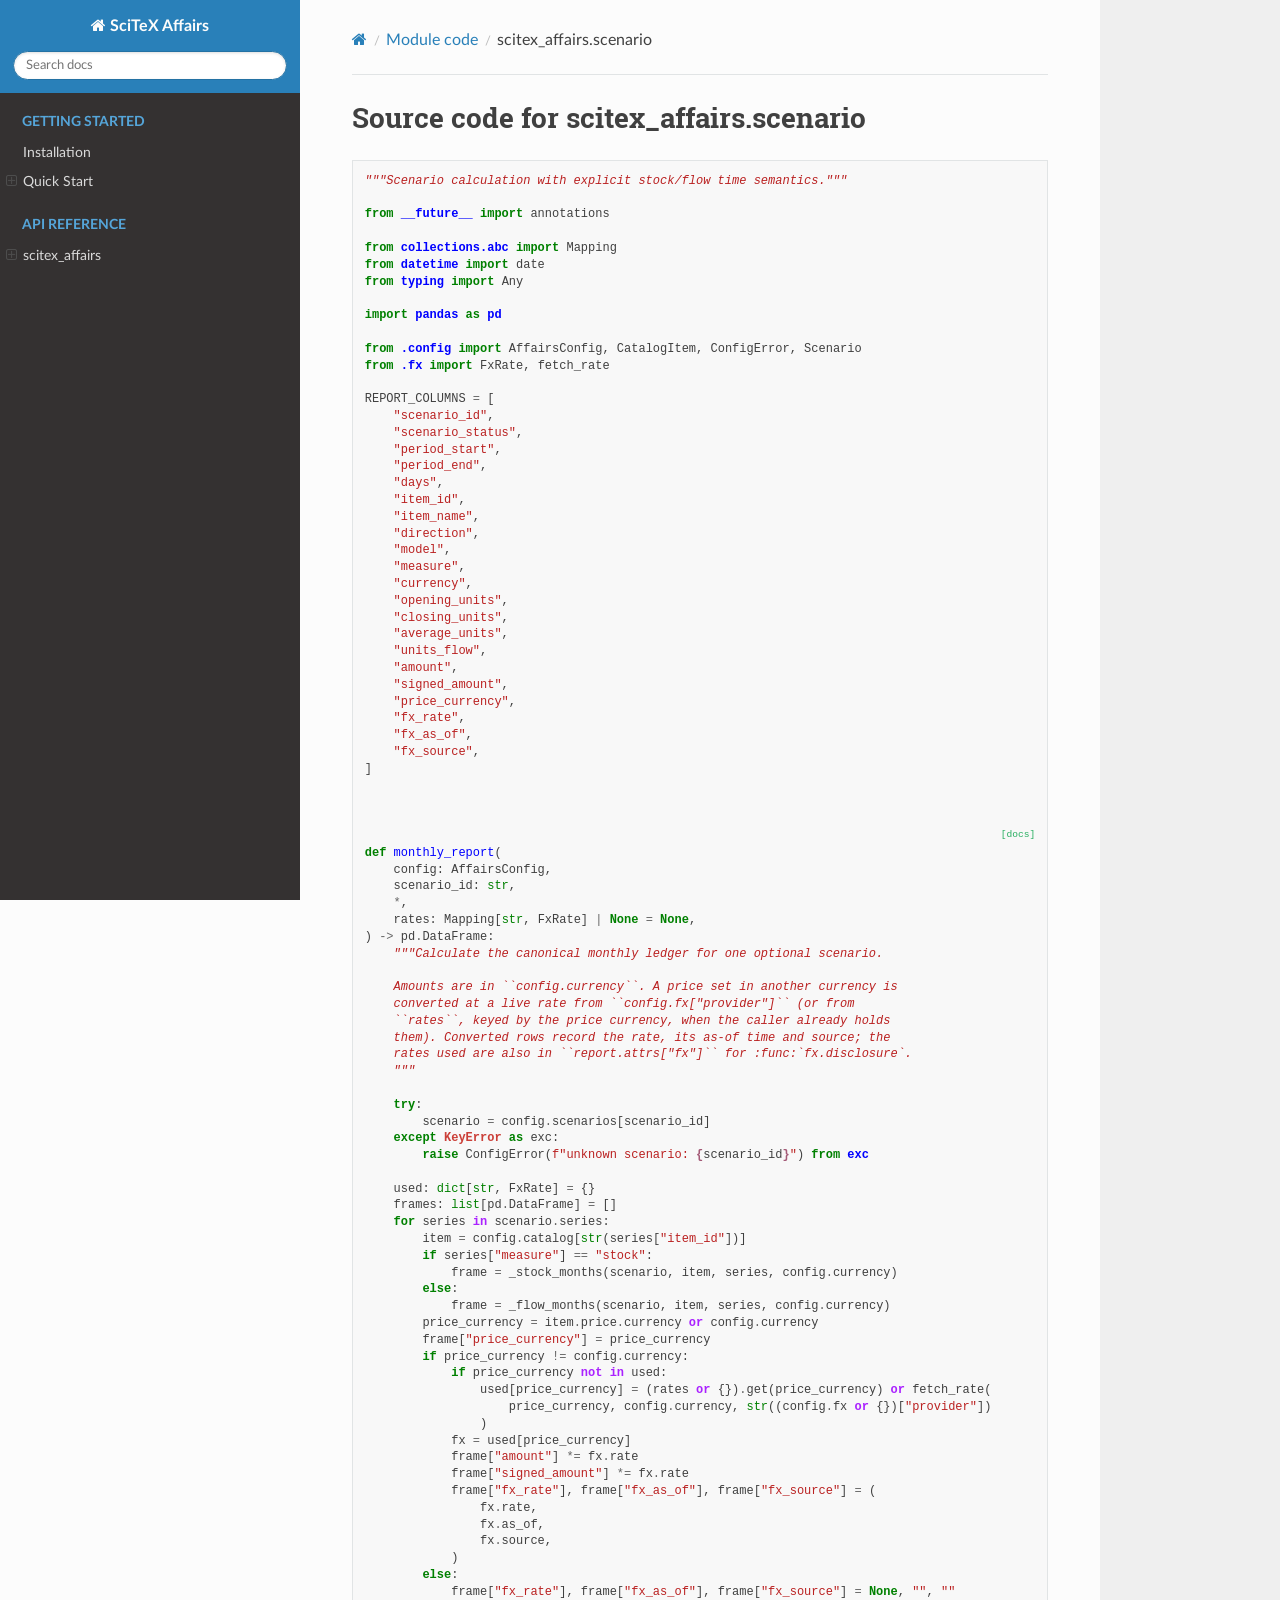
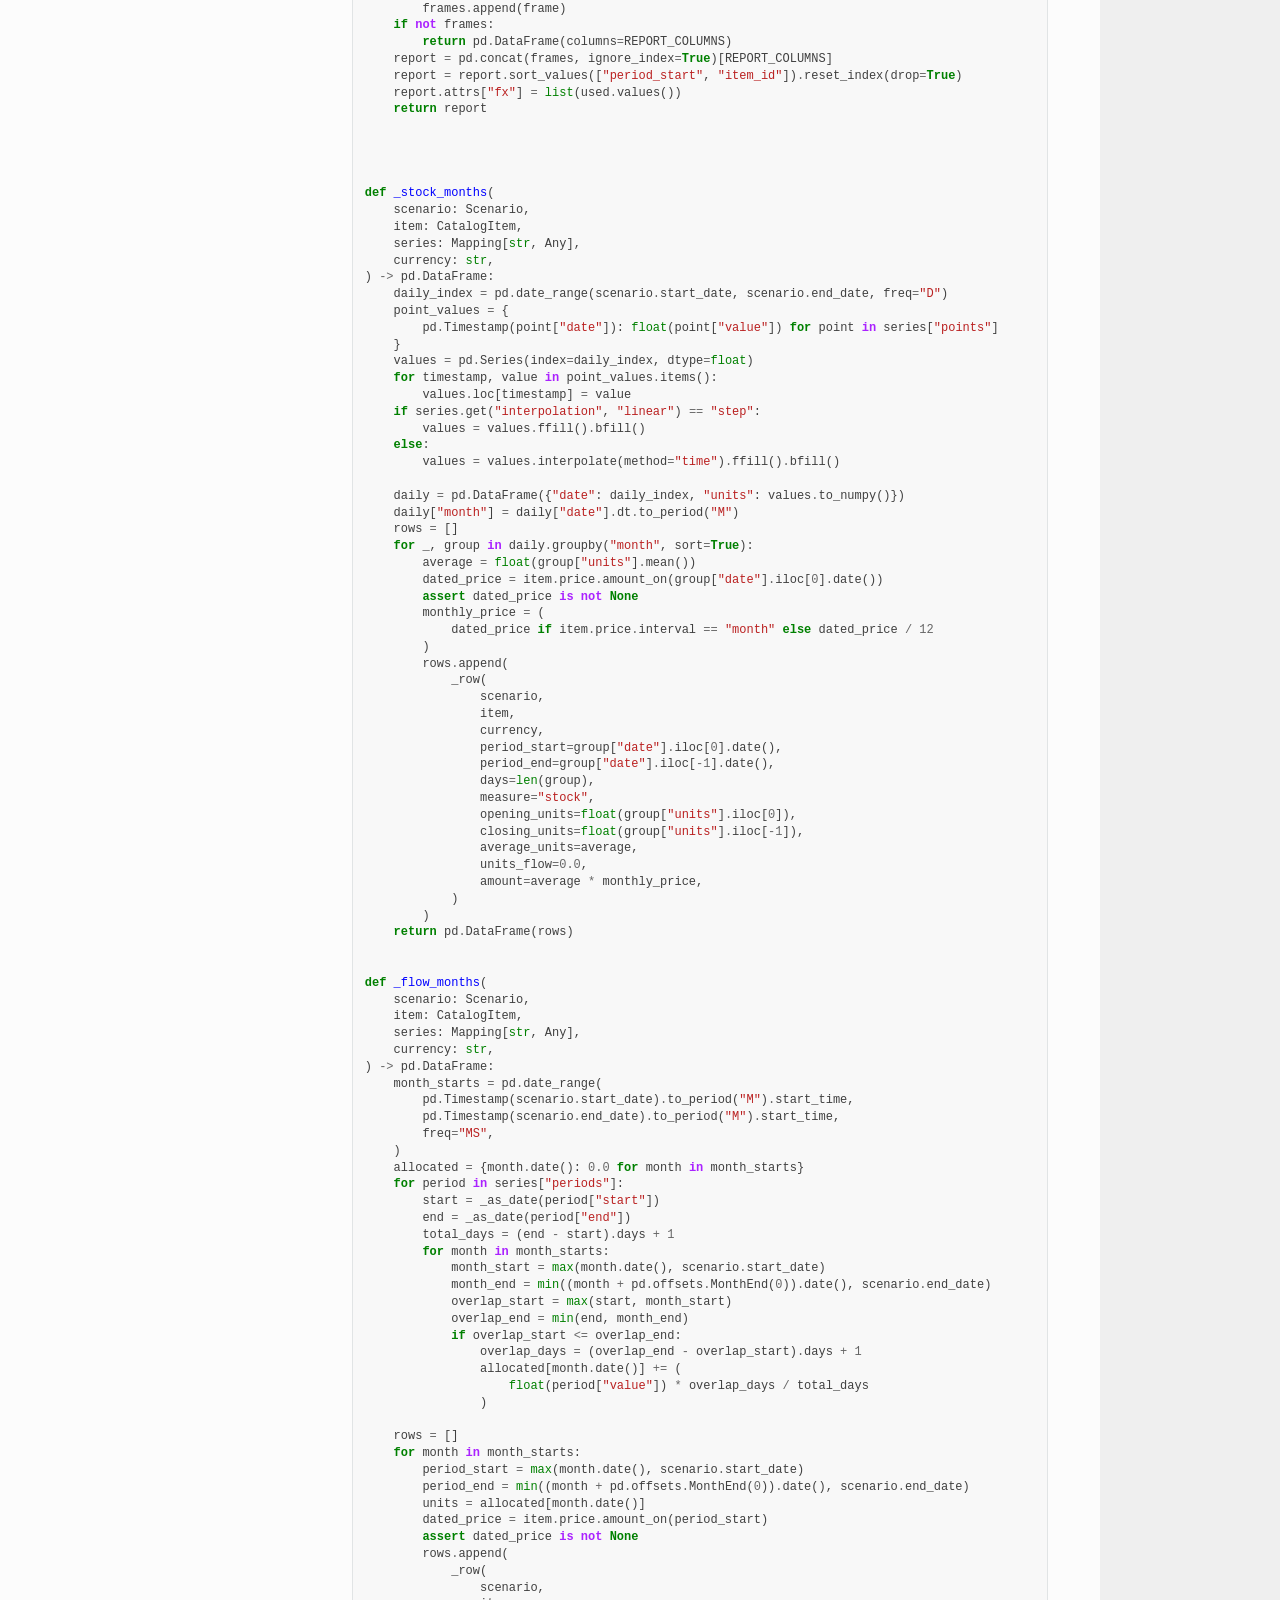
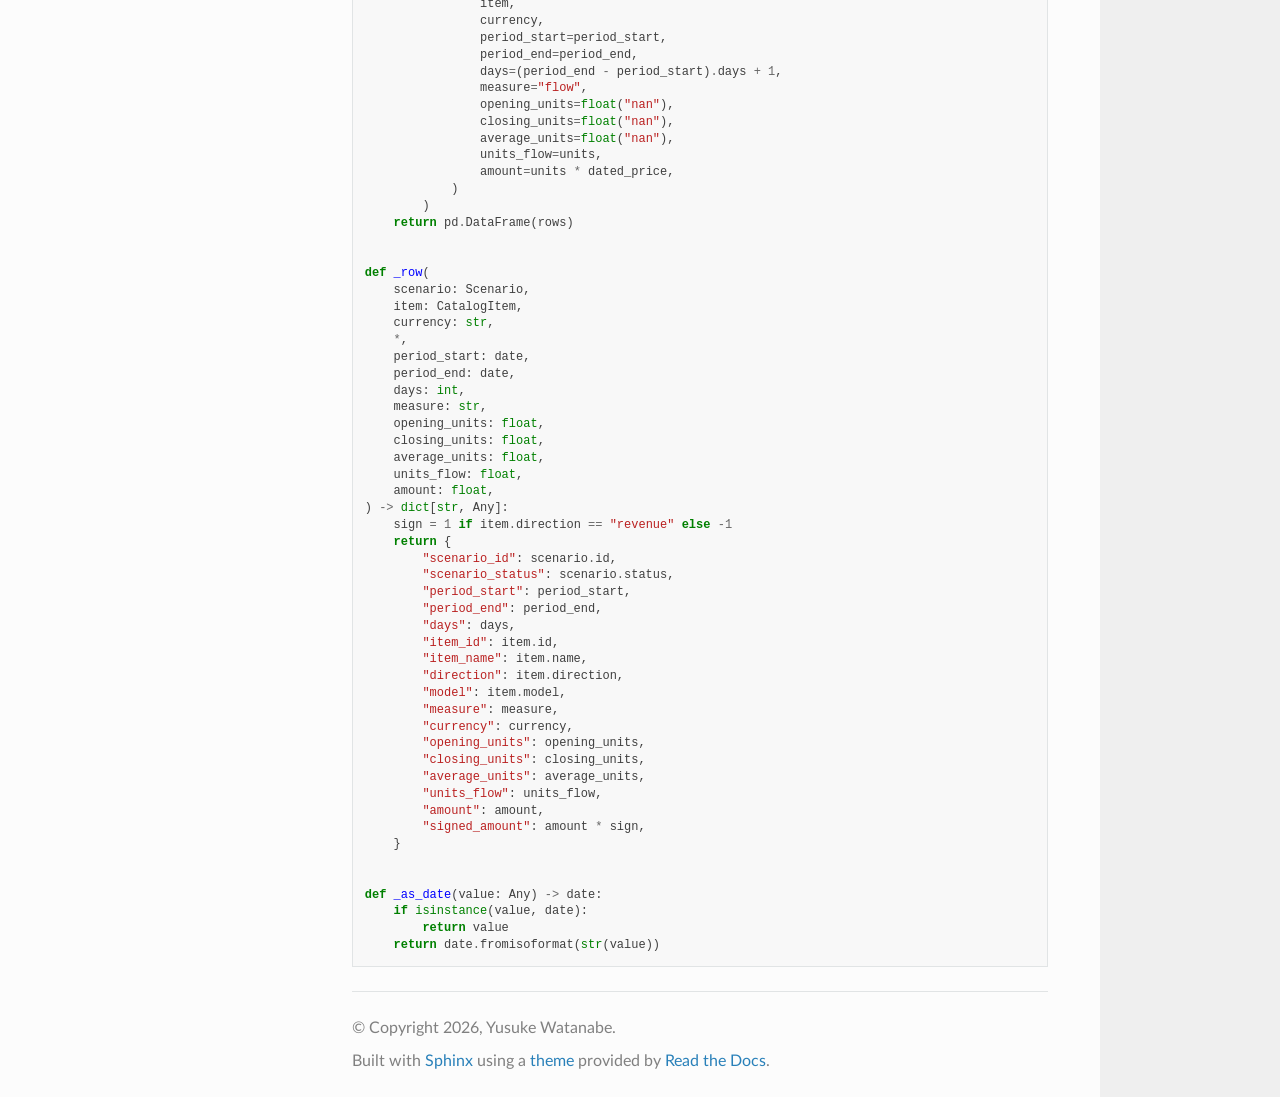
<file: src/scitex_affairs/_sphinx_html/_modules/scitex_affairs/scenario.html>
<!DOCTYPE html>
<html class="writer-html5" lang="en" data-content_root="../../">
<head>
  <meta charset="utf-8" />
  <meta name="viewport" content="width=device-width, initial-scale=1.0" />
  <title>scitex_affairs.scenario &mdash; SciTeX Affairs v0.1.0</title>
      <link rel="stylesheet" type="text/css" href="../../_static/pygments.css?v=b86133f3" />
      <link rel="stylesheet" type="text/css" href="../../_static/css/theme.css?v=9edc463e" />
      <link rel="stylesheet" type="text/css" href="../../_static/copybutton.css?v=76b2166b" />

  
      <script src="../../_static/jquery.js?v=5d32c60e"></script>
      <script src="../../_static/_sphinx_javascript_frameworks_compat.js?v=2cd50e6c"></script>
      <script src="../../_static/documentation_options.js?v=01f34227"></script>
      <script src="../../_static/doctools.js?v=9a2dae69"></script>
      <script src="../../_static/sphinx_highlight.js?v=dc90522c"></script>
      <script src="../../_static/clipboard.min.js?v=a7894cd8"></script>
      <script src="../../_static/copybutton.js?v=f281be69"></script>
    <script src="../../_static/js/theme.js"></script>
    <link rel="index" title="Index" href="../../genindex.html" />
    <link rel="search" title="Search" href="../../search.html" /> 
</head>

<body class="wy-body-for-nav"> 
  <div class="wy-grid-for-nav">
    <nav data-toggle="wy-nav-shift" class="wy-nav-side">
      <div class="wy-side-scroll">
        <div class="wy-side-nav-search" >

          
          
          <a href="../../index.html" class="icon icon-home">
            SciTeX Affairs
          </a>
<div role="search">
  <form id="rtd-search-form" class="wy-form" action="../../search.html" method="get">
    <input type="text" name="q" placeholder="Search docs" aria-label="Search docs" />
    <input type="hidden" name="check_keywords" value="yes" />
    <input type="hidden" name="area" value="default" />
  </form>
</div>
        </div><div class="wy-menu wy-menu-vertical" data-spy="affix" role="navigation" aria-label="Navigation menu">
              <p class="caption" role="heading"><span class="caption-text">Getting Started</span></p>
<ul>
<li class="toctree-l1"><a class="reference internal" href="../../installation.html">Installation</a></li>
<li class="toctree-l1"><a class="reference internal" href="../../quickstart.html">Quick Start</a><ul>
<li class="toctree-l2"><a class="reference internal" href="../../quickstart.html#configuration">Configuration</a></li>
<li class="toctree-l2"><a class="reference internal" href="../../quickstart.html#command-line">Command line</a></li>
<li class="toctree-l2"><a class="reference internal" href="../../quickstart.html#python">Python</a></li>
<li class="toctree-l2"><a class="reference internal" href="../../quickstart.html#prices-in-another-currency">Prices in another currency</a></li>
<li class="toctree-l2"><a class="reference internal" href="../../quickstart.html#actual-observations">Actual observations</a></li>
</ul>
</li>
</ul>
<p class="caption" role="heading"><span class="caption-text">API Reference</span></p>
<ul>
<li class="toctree-l1"><a class="reference internal" href="../../api/scitex_affairs.html">scitex_affairs</a><ul>
<li class="toctree-l2"><a class="reference internal" href="../../api/scitex_affairs.html#scitex_affairs.AffairsConfig"><code class="docutils literal notranslate"><span class="pre">AffairsConfig</span></code></a><ul>
<li class="toctree-l3"><a class="reference internal" href="../../api/scitex_affairs.html#scitex_affairs.AffairsConfig.schema_version"><code class="docutils literal notranslate"><span class="pre">AffairsConfig.schema_version</span></code></a></li>
<li class="toctree-l3"><a class="reference internal" href="../../api/scitex_affairs.html#scitex_affairs.AffairsConfig.organization"><code class="docutils literal notranslate"><span class="pre">AffairsConfig.organization</span></code></a></li>
<li class="toctree-l3"><a class="reference internal" href="../../api/scitex_affairs.html#scitex_affairs.AffairsConfig.currency"><code class="docutils literal notranslate"><span class="pre">AffairsConfig.currency</span></code></a></li>
<li class="toctree-l3"><a class="reference internal" href="../../api/scitex_affairs.html#scitex_affairs.AffairsConfig.fiscal_year_start_month"><code class="docutils literal notranslate"><span class="pre">AffairsConfig.fiscal_year_start_month</span></code></a></li>
<li class="toctree-l3"><a class="reference internal" href="../../api/scitex_affairs.html#scitex_affairs.AffairsConfig.catalog"><code class="docutils literal notranslate"><span class="pre">AffairsConfig.catalog</span></code></a></li>
<li class="toctree-l3"><a class="reference internal" href="../../api/scitex_affairs.html#scitex_affairs.AffairsConfig.scenarios"><code class="docutils literal notranslate"><span class="pre">AffairsConfig.scenarios</span></code></a></li>
<li class="toctree-l3"><a class="reference internal" href="../../api/scitex_affairs.html#scitex_affairs.AffairsConfig.pricing_policies"><code class="docutils literal notranslate"><span class="pre">AffairsConfig.pricing_policies</span></code></a></li>
<li class="toctree-l3"><a class="reference internal" href="../../api/scitex_affairs.html#scitex_affairs.AffairsConfig.sources"><code class="docutils literal notranslate"><span class="pre">AffairsConfig.sources</span></code></a></li>
<li class="toctree-l3"><a class="reference internal" href="../../api/scitex_affairs.html#scitex_affairs.AffairsConfig.fx"><code class="docutils literal notranslate"><span class="pre">AffairsConfig.fx</span></code></a></li>
<li class="toctree-l3"><a class="reference internal" href="../../api/scitex_affairs.html#scitex_affairs.AffairsConfig.from_mapping"><code class="docutils literal notranslate"><span class="pre">AffairsConfig.from_mapping()</span></code></a></li>
</ul>
</li>
<li class="toctree-l2"><a class="reference internal" href="../../api/scitex_affairs.html#scitex_affairs.CatalogItem"><code class="docutils literal notranslate"><span class="pre">CatalogItem</span></code></a><ul>
<li class="toctree-l3"><a class="reference internal" href="../../api/scitex_affairs.html#scitex_affairs.CatalogItem.id"><code class="docutils literal notranslate"><span class="pre">CatalogItem.id</span></code></a></li>
<li class="toctree-l3"><a class="reference internal" href="../../api/scitex_affairs.html#scitex_affairs.CatalogItem.name"><code class="docutils literal notranslate"><span class="pre">CatalogItem.name</span></code></a></li>
<li class="toctree-l3"><a class="reference internal" href="../../api/scitex_affairs.html#scitex_affairs.CatalogItem.direction"><code class="docutils literal notranslate"><span class="pre">CatalogItem.direction</span></code></a></li>
<li class="toctree-l3"><a class="reference internal" href="../../api/scitex_affairs.html#scitex_affairs.CatalogItem.model"><code class="docutils literal notranslate"><span class="pre">CatalogItem.model</span></code></a></li>
<li class="toctree-l3"><a class="reference internal" href="../../api/scitex_affairs.html#scitex_affairs.CatalogItem.price"><code class="docutils literal notranslate"><span class="pre">CatalogItem.price</span></code></a></li>
<li class="toctree-l3"><a class="reference internal" href="../../api/scitex_affairs.html#scitex_affairs.CatalogItem.description"><code class="docutils literal notranslate"><span class="pre">CatalogItem.description</span></code></a></li>
<li class="toctree-l3"><a class="reference internal" href="../../api/scitex_affairs.html#scitex_affairs.CatalogItem.category"><code class="docutils literal notranslate"><span class="pre">CatalogItem.category</span></code></a></li>
<li class="toctree-l3"><a class="reference internal" href="../../api/scitex_affairs.html#scitex_affairs.CatalogItem.status"><code class="docutils literal notranslate"><span class="pre">CatalogItem.status</span></code></a></li>
<li class="toctree-l3"><a class="reference internal" href="../../api/scitex_affairs.html#scitex_affairs.CatalogItem.automated"><code class="docutils literal notranslate"><span class="pre">CatalogItem.automated</span></code></a></li>
<li class="toctree-l3"><a class="reference internal" href="../../api/scitex_affairs.html#scitex_affairs.CatalogItem.attributes"><code class="docutils literal notranslate"><span class="pre">CatalogItem.attributes</span></code></a></li>
<li class="toctree-l3"><a class="reference internal" href="../../api/scitex_affairs.html#scitex_affairs.CatalogItem.from_mapping"><code class="docutils literal notranslate"><span class="pre">CatalogItem.from_mapping()</span></code></a></li>
</ul>
</li>
<li class="toctree-l2"><a class="reference internal" href="../../api/scitex_affairs.html#scitex_affairs.ConfigError"><code class="docutils literal notranslate"><span class="pre">ConfigError</span></code></a></li>
<li class="toctree-l2"><a class="reference internal" href="../../api/scitex_affairs.html#scitex_affairs.DiscountPhase"><code class="docutils literal notranslate"><span class="pre">DiscountPhase</span></code></a><ul>
<li class="toctree-l3"><a class="reference internal" href="../../api/scitex_affairs.html#scitex_affairs.DiscountPhase.start"><code class="docutils literal notranslate"><span class="pre">DiscountPhase.start</span></code></a></li>
<li class="toctree-l3"><a class="reference internal" href="../../api/scitex_affairs.html#scitex_affairs.DiscountPhase.end"><code class="docutils literal notranslate"><span class="pre">DiscountPhase.end</span></code></a></li>
<li class="toctree-l3"><a class="reference internal" href="../../api/scitex_affairs.html#scitex_affairs.DiscountPhase.percent"><code class="docutils literal notranslate"><span class="pre">DiscountPhase.percent</span></code></a></li>
<li class="toctree-l3"><a class="reference internal" href="../../api/scitex_affairs.html#scitex_affairs.DiscountPhase.status"><code class="docutils literal notranslate"><span class="pre">DiscountPhase.status</span></code></a></li>
<li class="toctree-l3"><a class="reference internal" href="../../api/scitex_affairs.html#scitex_affairs.DiscountPhase.label"><code class="docutils literal notranslate"><span class="pre">DiscountPhase.label</span></code></a></li>
<li class="toctree-l3"><a class="reference internal" href="../../api/scitex_affairs.html#scitex_affairs.DiscountPhase.contains"><code class="docutils literal notranslate"><span class="pre">DiscountPhase.contains()</span></code></a></li>
</ul>
</li>
<li class="toctree-l2"><a class="reference internal" href="../../api/scitex_affairs.html#scitex_affairs.FxError"><code class="docutils literal notranslate"><span class="pre">FxError</span></code></a></li>
<li class="toctree-l2"><a class="reference internal" href="../../api/scitex_affairs.html#scitex_affairs.FxRate"><code class="docutils literal notranslate"><span class="pre">FxRate</span></code></a><ul>
<li class="toctree-l3"><a class="reference internal" href="../../api/scitex_affairs.html#scitex_affairs.FxRate.base"><code class="docutils literal notranslate"><span class="pre">FxRate.base</span></code></a></li>
<li class="toctree-l3"><a class="reference internal" href="../../api/scitex_affairs.html#scitex_affairs.FxRate.quote"><code class="docutils literal notranslate"><span class="pre">FxRate.quote</span></code></a></li>
<li class="toctree-l3"><a class="reference internal" href="../../api/scitex_affairs.html#scitex_affairs.FxRate.rate"><code class="docutils literal notranslate"><span class="pre">FxRate.rate</span></code></a></li>
<li class="toctree-l3"><a class="reference internal" href="../../api/scitex_affairs.html#scitex_affairs.FxRate.as_of"><code class="docutils literal notranslate"><span class="pre">FxRate.as_of</span></code></a></li>
<li class="toctree-l3"><a class="reference internal" href="../../api/scitex_affairs.html#scitex_affairs.FxRate.source"><code class="docutils literal notranslate"><span class="pre">FxRate.source</span></code></a></li>
<li class="toctree-l3"><a class="reference internal" href="../../api/scitex_affairs.html#scitex_affairs.FxRate.retrieved_at"><code class="docutils literal notranslate"><span class="pre">FxRate.retrieved_at</span></code></a></li>
<li class="toctree-l3"><a class="reference internal" href="../../api/scitex_affairs.html#scitex_affairs.FxRate.source_label"><code class="docutils literal notranslate"><span class="pre">FxRate.source_label</span></code></a></li>
</ul>
</li>
<li class="toctree-l2"><a class="reference internal" href="../../api/scitex_affairs.html#scitex_affairs.Price"><code class="docutils literal notranslate"><span class="pre">Price</span></code></a><ul>
<li class="toctree-l3"><a class="reference internal" href="../../api/scitex_affairs.html#scitex_affairs.Price.amount"><code class="docutils literal notranslate"><span class="pre">Price.amount</span></code></a></li>
<li class="toctree-l3"><a class="reference internal" href="../../api/scitex_affairs.html#scitex_affairs.Price.interval"><code class="docutils literal notranslate"><span class="pre">Price.interval</span></code></a></li>
<li class="toctree-l3"><a class="reference internal" href="../../api/scitex_affairs.html#scitex_affairs.Price.unit"><code class="docutils literal notranslate"><span class="pre">Price.unit</span></code></a></li>
<li class="toctree-l3"><a class="reference internal" href="../../api/scitex_affairs.html#scitex_affairs.Price.kind"><code class="docutils literal notranslate"><span class="pre">Price.kind</span></code></a></li>
<li class="toctree-l3"><a class="reference internal" href="../../api/scitex_affairs.html#scitex_affairs.Price.list_amount"><code class="docutils literal notranslate"><span class="pre">Price.list_amount</span></code></a></li>
<li class="toctree-l3"><a class="reference internal" href="../../api/scitex_affairs.html#scitex_affairs.Price.discount_percent"><code class="docutils literal notranslate"><span class="pre">Price.discount_percent</span></code></a></li>
<li class="toctree-l3"><a class="reference internal" href="../../api/scitex_affairs.html#scitex_affairs.Price.markup_percent"><code class="docutils literal notranslate"><span class="pre">Price.markup_percent</span></code></a></li>
<li class="toctree-l3"><a class="reference internal" href="../../api/scitex_affairs.html#scitex_affairs.Price.policy"><code class="docutils literal notranslate"><span class="pre">Price.policy</span></code></a></li>
<li class="toctree-l3"><a class="reference internal" href="../../api/scitex_affairs.html#scitex_affairs.Price.discount_schedule"><code class="docutils literal notranslate"><span class="pre">Price.discount_schedule</span></code></a></li>
<li class="toctree-l3"><a class="reference internal" href="../../api/scitex_affairs.html#scitex_affairs.Price.currency"><code class="docutils literal notranslate"><span class="pre">Price.currency</span></code></a></li>
<li class="toctree-l3"><a class="reference internal" href="../../api/scitex_affairs.html#scitex_affairs.Price.from_mapping"><code class="docutils literal notranslate"><span class="pre">Price.from_mapping()</span></code></a></li>
<li class="toctree-l3"><a class="reference internal" href="../../api/scitex_affairs.html#scitex_affairs.Price.amount_on"><code class="docutils literal notranslate"><span class="pre">Price.amount_on()</span></code></a></li>
</ul>
</li>
<li class="toctree-l2"><a class="reference internal" href="../../api/scitex_affairs.html#scitex_affairs.Scenario"><code class="docutils literal notranslate"><span class="pre">Scenario</span></code></a><ul>
<li class="toctree-l3"><a class="reference internal" href="../../api/scitex_affairs.html#scitex_affairs.Scenario.id"><code class="docutils literal notranslate"><span class="pre">Scenario.id</span></code></a></li>
<li class="toctree-l3"><a class="reference internal" href="../../api/scitex_affairs.html#scitex_affairs.Scenario.label"><code class="docutils literal notranslate"><span class="pre">Scenario.label</span></code></a></li>
<li class="toctree-l3"><a class="reference internal" href="../../api/scitex_affairs.html#scitex_affairs.Scenario.status"><code class="docutils literal notranslate"><span class="pre">Scenario.status</span></code></a></li>
<li class="toctree-l3"><a class="reference internal" href="../../api/scitex_affairs.html#scitex_affairs.Scenario.start_date"><code class="docutils literal notranslate"><span class="pre">Scenario.start_date</span></code></a></li>
<li class="toctree-l3"><a class="reference internal" href="../../api/scitex_affairs.html#scitex_affairs.Scenario.end_date"><code class="docutils literal notranslate"><span class="pre">Scenario.end_date</span></code></a></li>
<li class="toctree-l3"><a class="reference internal" href="../../api/scitex_affairs.html#scitex_affairs.Scenario.series"><code class="docutils literal notranslate"><span class="pre">Scenario.series</span></code></a></li>
<li class="toctree-l3"><a class="reference internal" href="../../api/scitex_affairs.html#scitex_affairs.Scenario.from_mapping"><code class="docutils literal notranslate"><span class="pre">Scenario.from_mapping()</span></code></a></li>
</ul>
</li>
<li class="toctree-l2"><a class="reference internal" href="../../api/scitex_affairs.html#scitex_affairs.catalog_frame"><code class="docutils literal notranslate"><span class="pre">catalog_frame()</span></code></a></li>
<li class="toctree-l2"><a class="reference internal" href="../../api/scitex_affairs.html#scitex_affairs.fetch_rate"><code class="docutils literal notranslate"><span class="pre">fetch_rate()</span></code></a></li>
<li class="toctree-l2"><a class="reference internal" href="../../api/scitex_affairs.html#scitex_affairs.financial_statement"><code class="docutils literal notranslate"><span class="pre">financial_statement()</span></code></a></li>
<li class="toctree-l2"><a class="reference internal" href="../../api/scitex_affairs.html#scitex_affairs.load_config"><code class="docutils literal notranslate"><span class="pre">load_config()</span></code></a></li>
<li class="toctree-l2"><a class="reference internal" href="../../api/scitex_affairs.html#scitex_affairs.resolve_config_path"><code class="docutils literal notranslate"><span class="pre">resolve_config_path()</span></code></a></li>
<li class="toctree-l2"><a class="reference internal" href="../../api/scitex_affairs.html#scitex_affairs.monthly_report"><code class="docutils literal notranslate"><span class="pre">monthly_report()</span></code></a></li>
<li class="toctree-l2"><a class="reference internal" href="../../api/scitex_affairs.html#scitex_affairs.summarize"><code class="docutils literal notranslate"><span class="pre">summarize()</span></code></a></li>
<li class="toctree-l2"><a class="reference internal" href="../../api/scitex_affairs.html#module-scitex_affairs.config">Configuration</a><ul>
<li class="toctree-l3"><a class="reference internal" href="../../api/scitex_affairs.html#scitex_affairs.config.ConfigError"><code class="docutils literal notranslate"><span class="pre">ConfigError</span></code></a></li>
<li class="toctree-l3"><a class="reference internal" href="../../api/scitex_affairs.html#scitex_affairs.config.DiscountPhase"><code class="docutils literal notranslate"><span class="pre">DiscountPhase</span></code></a><ul>
<li class="toctree-l4"><a class="reference internal" href="../../api/scitex_affairs.html#scitex_affairs.config.DiscountPhase.start"><code class="docutils literal notranslate"><span class="pre">DiscountPhase.start</span></code></a></li>
<li class="toctree-l4"><a class="reference internal" href="../../api/scitex_affairs.html#scitex_affairs.config.DiscountPhase.end"><code class="docutils literal notranslate"><span class="pre">DiscountPhase.end</span></code></a></li>
<li class="toctree-l4"><a class="reference internal" href="../../api/scitex_affairs.html#scitex_affairs.config.DiscountPhase.percent"><code class="docutils literal notranslate"><span class="pre">DiscountPhase.percent</span></code></a></li>
<li class="toctree-l4"><a class="reference internal" href="../../api/scitex_affairs.html#scitex_affairs.config.DiscountPhase.status"><code class="docutils literal notranslate"><span class="pre">DiscountPhase.status</span></code></a></li>
<li class="toctree-l4"><a class="reference internal" href="../../api/scitex_affairs.html#scitex_affairs.config.DiscountPhase.label"><code class="docutils literal notranslate"><span class="pre">DiscountPhase.label</span></code></a></li>
<li class="toctree-l4"><a class="reference internal" href="../../api/scitex_affairs.html#scitex_affairs.config.DiscountPhase.contains"><code class="docutils literal notranslate"><span class="pre">DiscountPhase.contains()</span></code></a></li>
</ul>
</li>
<li class="toctree-l3"><a class="reference internal" href="../../api/scitex_affairs.html#scitex_affairs.config.Price"><code class="docutils literal notranslate"><span class="pre">Price</span></code></a><ul>
<li class="toctree-l4"><a class="reference internal" href="../../api/scitex_affairs.html#scitex_affairs.config.Price.amount"><code class="docutils literal notranslate"><span class="pre">Price.amount</span></code></a></li>
<li class="toctree-l4"><a class="reference internal" href="../../api/scitex_affairs.html#scitex_affairs.config.Price.interval"><code class="docutils literal notranslate"><span class="pre">Price.interval</span></code></a></li>
<li class="toctree-l4"><a class="reference internal" href="../../api/scitex_affairs.html#scitex_affairs.config.Price.unit"><code class="docutils literal notranslate"><span class="pre">Price.unit</span></code></a></li>
<li class="toctree-l4"><a class="reference internal" href="../../api/scitex_affairs.html#scitex_affairs.config.Price.kind"><code class="docutils literal notranslate"><span class="pre">Price.kind</span></code></a></li>
<li class="toctree-l4"><a class="reference internal" href="../../api/scitex_affairs.html#scitex_affairs.config.Price.list_amount"><code class="docutils literal notranslate"><span class="pre">Price.list_amount</span></code></a></li>
<li class="toctree-l4"><a class="reference internal" href="../../api/scitex_affairs.html#scitex_affairs.config.Price.discount_percent"><code class="docutils literal notranslate"><span class="pre">Price.discount_percent</span></code></a></li>
<li class="toctree-l4"><a class="reference internal" href="../../api/scitex_affairs.html#scitex_affairs.config.Price.markup_percent"><code class="docutils literal notranslate"><span class="pre">Price.markup_percent</span></code></a></li>
<li class="toctree-l4"><a class="reference internal" href="../../api/scitex_affairs.html#scitex_affairs.config.Price.policy"><code class="docutils literal notranslate"><span class="pre">Price.policy</span></code></a></li>
<li class="toctree-l4"><a class="reference internal" href="../../api/scitex_affairs.html#scitex_affairs.config.Price.discount_schedule"><code class="docutils literal notranslate"><span class="pre">Price.discount_schedule</span></code></a></li>
<li class="toctree-l4"><a class="reference internal" href="../../api/scitex_affairs.html#scitex_affairs.config.Price.currency"><code class="docutils literal notranslate"><span class="pre">Price.currency</span></code></a></li>
<li class="toctree-l4"><a class="reference internal" href="../../api/scitex_affairs.html#scitex_affairs.config.Price.from_mapping"><code class="docutils literal notranslate"><span class="pre">Price.from_mapping()</span></code></a></li>
<li class="toctree-l4"><a class="reference internal" href="../../api/scitex_affairs.html#scitex_affairs.config.Price.amount_on"><code class="docutils literal notranslate"><span class="pre">Price.amount_on()</span></code></a></li>
</ul>
</li>
<li class="toctree-l3"><a class="reference internal" href="../../api/scitex_affairs.html#scitex_affairs.config.CatalogItem"><code class="docutils literal notranslate"><span class="pre">CatalogItem</span></code></a><ul>
<li class="toctree-l4"><a class="reference internal" href="../../api/scitex_affairs.html#scitex_affairs.config.CatalogItem.id"><code class="docutils literal notranslate"><span class="pre">CatalogItem.id</span></code></a></li>
<li class="toctree-l4"><a class="reference internal" href="../../api/scitex_affairs.html#scitex_affairs.config.CatalogItem.name"><code class="docutils literal notranslate"><span class="pre">CatalogItem.name</span></code></a></li>
<li class="toctree-l4"><a class="reference internal" href="../../api/scitex_affairs.html#scitex_affairs.config.CatalogItem.direction"><code class="docutils literal notranslate"><span class="pre">CatalogItem.direction</span></code></a></li>
<li class="toctree-l4"><a class="reference internal" href="../../api/scitex_affairs.html#scitex_affairs.config.CatalogItem.model"><code class="docutils literal notranslate"><span class="pre">CatalogItem.model</span></code></a></li>
<li class="toctree-l4"><a class="reference internal" href="../../api/scitex_affairs.html#scitex_affairs.config.CatalogItem.price"><code class="docutils literal notranslate"><span class="pre">CatalogItem.price</span></code></a></li>
<li class="toctree-l4"><a class="reference internal" href="../../api/scitex_affairs.html#scitex_affairs.config.CatalogItem.description"><code class="docutils literal notranslate"><span class="pre">CatalogItem.description</span></code></a></li>
<li class="toctree-l4"><a class="reference internal" href="../../api/scitex_affairs.html#scitex_affairs.config.CatalogItem.category"><code class="docutils literal notranslate"><span class="pre">CatalogItem.category</span></code></a></li>
<li class="toctree-l4"><a class="reference internal" href="../../api/scitex_affairs.html#scitex_affairs.config.CatalogItem.status"><code class="docutils literal notranslate"><span class="pre">CatalogItem.status</span></code></a></li>
<li class="toctree-l4"><a class="reference internal" href="../../api/scitex_affairs.html#scitex_affairs.config.CatalogItem.automated"><code class="docutils literal notranslate"><span class="pre">CatalogItem.automated</span></code></a></li>
<li class="toctree-l4"><a class="reference internal" href="../../api/scitex_affairs.html#scitex_affairs.config.CatalogItem.attributes"><code class="docutils literal notranslate"><span class="pre">CatalogItem.attributes</span></code></a></li>
<li class="toctree-l4"><a class="reference internal" href="../../api/scitex_affairs.html#scitex_affairs.config.CatalogItem.from_mapping"><code class="docutils literal notranslate"><span class="pre">CatalogItem.from_mapping()</span></code></a></li>
</ul>
</li>
<li class="toctree-l3"><a class="reference internal" href="../../api/scitex_affairs.html#scitex_affairs.config.Scenario"><code class="docutils literal notranslate"><span class="pre">Scenario</span></code></a><ul>
<li class="toctree-l4"><a class="reference internal" href="../../api/scitex_affairs.html#scitex_affairs.config.Scenario.id"><code class="docutils literal notranslate"><span class="pre">Scenario.id</span></code></a></li>
<li class="toctree-l4"><a class="reference internal" href="../../api/scitex_affairs.html#scitex_affairs.config.Scenario.label"><code class="docutils literal notranslate"><span class="pre">Scenario.label</span></code></a></li>
<li class="toctree-l4"><a class="reference internal" href="../../api/scitex_affairs.html#scitex_affairs.config.Scenario.status"><code class="docutils literal notranslate"><span class="pre">Scenario.status</span></code></a></li>
<li class="toctree-l4"><a class="reference internal" href="../../api/scitex_affairs.html#scitex_affairs.config.Scenario.start_date"><code class="docutils literal notranslate"><span class="pre">Scenario.start_date</span></code></a></li>
<li class="toctree-l4"><a class="reference internal" href="../../api/scitex_affairs.html#scitex_affairs.config.Scenario.end_date"><code class="docutils literal notranslate"><span class="pre">Scenario.end_date</span></code></a></li>
<li class="toctree-l4"><a class="reference internal" href="../../api/scitex_affairs.html#scitex_affairs.config.Scenario.series"><code class="docutils literal notranslate"><span class="pre">Scenario.series</span></code></a></li>
<li class="toctree-l4"><a class="reference internal" href="../../api/scitex_affairs.html#scitex_affairs.config.Scenario.from_mapping"><code class="docutils literal notranslate"><span class="pre">Scenario.from_mapping()</span></code></a></li>
</ul>
</li>
<li class="toctree-l3"><a class="reference internal" href="../../api/scitex_affairs.html#scitex_affairs.config.AffairsConfig"><code class="docutils literal notranslate"><span class="pre">AffairsConfig</span></code></a><ul>
<li class="toctree-l4"><a class="reference internal" href="../../api/scitex_affairs.html#scitex_affairs.config.AffairsConfig.schema_version"><code class="docutils literal notranslate"><span class="pre">AffairsConfig.schema_version</span></code></a></li>
<li class="toctree-l4"><a class="reference internal" href="../../api/scitex_affairs.html#scitex_affairs.config.AffairsConfig.organization"><code class="docutils literal notranslate"><span class="pre">AffairsConfig.organization</span></code></a></li>
<li class="toctree-l4"><a class="reference internal" href="../../api/scitex_affairs.html#scitex_affairs.config.AffairsConfig.currency"><code class="docutils literal notranslate"><span class="pre">AffairsConfig.currency</span></code></a></li>
<li class="toctree-l4"><a class="reference internal" href="../../api/scitex_affairs.html#scitex_affairs.config.AffairsConfig.fiscal_year_start_month"><code class="docutils literal notranslate"><span class="pre">AffairsConfig.fiscal_year_start_month</span></code></a></li>
<li class="toctree-l4"><a class="reference internal" href="../../api/scitex_affairs.html#scitex_affairs.config.AffairsConfig.catalog"><code class="docutils literal notranslate"><span class="pre">AffairsConfig.catalog</span></code></a></li>
<li class="toctree-l4"><a class="reference internal" href="../../api/scitex_affairs.html#scitex_affairs.config.AffairsConfig.scenarios"><code class="docutils literal notranslate"><span class="pre">AffairsConfig.scenarios</span></code></a></li>
<li class="toctree-l4"><a class="reference internal" href="../../api/scitex_affairs.html#scitex_affairs.config.AffairsConfig.pricing_policies"><code class="docutils literal notranslate"><span class="pre">AffairsConfig.pricing_policies</span></code></a></li>
<li class="toctree-l4"><a class="reference internal" href="../../api/scitex_affairs.html#scitex_affairs.config.AffairsConfig.sources"><code class="docutils literal notranslate"><span class="pre">AffairsConfig.sources</span></code></a></li>
<li class="toctree-l4"><a class="reference internal" href="../../api/scitex_affairs.html#scitex_affairs.config.AffairsConfig.fx"><code class="docutils literal notranslate"><span class="pre">AffairsConfig.fx</span></code></a></li>
<li class="toctree-l4"><a class="reference internal" href="../../api/scitex_affairs.html#scitex_affairs.config.AffairsConfig.from_mapping"><code class="docutils literal notranslate"><span class="pre">AffairsConfig.from_mapping()</span></code></a></li>
</ul>
</li>
<li class="toctree-l3"><a class="reference internal" href="../../api/scitex_affairs.html#scitex_affairs.config.resolve_config_path"><code class="docutils literal notranslate"><span class="pre">resolve_config_path()</span></code></a></li>
<li class="toctree-l3"><a class="reference internal" href="../../api/scitex_affairs.html#scitex_affairs.config.load_config"><code class="docutils literal notranslate"><span class="pre">load_config()</span></code></a></li>
</ul>
</li>
<li class="toctree-l2"><a class="reference internal" href="../../api/scitex_affairs.html#module-scitex_affairs.scenario">Scenarios</a><ul>
<li class="toctree-l3"><a class="reference internal" href="../../api/scitex_affairs.html#scitex_affairs.scenario.monthly_report"><code class="docutils literal notranslate"><span class="pre">monthly_report()</span></code></a></li>
</ul>
</li>
<li class="toctree-l2"><a class="reference internal" href="../../api/scitex_affairs.html#module-scitex_affairs.fx">Exchange rates</a><ul>
<li class="toctree-l3"><a class="reference internal" href="../../api/scitex_affairs.html#scitex_affairs.fx.PROVIDERS"><code class="docutils literal notranslate"><span class="pre">PROVIDERS</span></code></a></li>
<li class="toctree-l3"><a class="reference internal" href="../../api/scitex_affairs.html#scitex_affairs.fx.Opener"><code class="docutils literal notranslate"><span class="pre">Opener</span></code></a></li>
<li class="toctree-l3"><a class="reference internal" href="../../api/scitex_affairs.html#scitex_affairs.fx.FxError"><code class="docutils literal notranslate"><span class="pre">FxError</span></code></a></li>
<li class="toctree-l3"><a class="reference internal" href="../../api/scitex_affairs.html#scitex_affairs.fx.FxRate"><code class="docutils literal notranslate"><span class="pre">FxRate</span></code></a><ul>
<li class="toctree-l4"><a class="reference internal" href="../../api/scitex_affairs.html#scitex_affairs.fx.FxRate.base"><code class="docutils literal notranslate"><span class="pre">FxRate.base</span></code></a></li>
<li class="toctree-l4"><a class="reference internal" href="../../api/scitex_affairs.html#scitex_affairs.fx.FxRate.quote"><code class="docutils literal notranslate"><span class="pre">FxRate.quote</span></code></a></li>
<li class="toctree-l4"><a class="reference internal" href="../../api/scitex_affairs.html#scitex_affairs.fx.FxRate.rate"><code class="docutils literal notranslate"><span class="pre">FxRate.rate</span></code></a></li>
<li class="toctree-l4"><a class="reference internal" href="../../api/scitex_affairs.html#scitex_affairs.fx.FxRate.as_of"><code class="docutils literal notranslate"><span class="pre">FxRate.as_of</span></code></a></li>
<li class="toctree-l4"><a class="reference internal" href="../../api/scitex_affairs.html#scitex_affairs.fx.FxRate.source"><code class="docutils literal notranslate"><span class="pre">FxRate.source</span></code></a></li>
<li class="toctree-l4"><a class="reference internal" href="../../api/scitex_affairs.html#scitex_affairs.fx.FxRate.retrieved_at"><code class="docutils literal notranslate"><span class="pre">FxRate.retrieved_at</span></code></a></li>
<li class="toctree-l4"><a class="reference internal" href="../../api/scitex_affairs.html#scitex_affairs.fx.FxRate.source_label"><code class="docutils literal notranslate"><span class="pre">FxRate.source_label</span></code></a></li>
</ul>
</li>
<li class="toctree-l3"><a class="reference internal" href="../../api/scitex_affairs.html#scitex_affairs.fx.fetch_rate"><code class="docutils literal notranslate"><span class="pre">fetch_rate()</span></code></a></li>
<li class="toctree-l3"><a class="reference internal" href="../../api/scitex_affairs.html#scitex_affairs.fx.disclosure"><code class="docutils literal notranslate"><span class="pre">disclosure()</span></code></a></li>
</ul>
</li>
<li class="toctree-l2"><a class="reference internal" href="../../api/scitex_affairs.html#module-scitex_affairs.describe">Descriptions and rendering</a><ul>
<li class="toctree-l3"><a class="reference internal" href="../../api/scitex_affairs.html#scitex_affairs.describe.catalog_frame"><code class="docutils literal notranslate"><span class="pre">catalog_frame()</span></code></a></li>
<li class="toctree-l3"><a class="reference internal" href="../../api/scitex_affairs.html#scitex_affairs.describe.summarize"><code class="docutils literal notranslate"><span class="pre">summarize()</span></code></a></li>
<li class="toctree-l3"><a class="reference internal" href="../../api/scitex_affairs.html#scitex_affairs.describe.financial_statement"><code class="docutils literal notranslate"><span class="pre">financial_statement()</span></code></a></li>
<li class="toctree-l3"><a class="reference internal" href="../../api/scitex_affairs.html#scitex_affairs.render.render_frame"><code class="docutils literal notranslate"><span class="pre">render_frame()</span></code></a></li>
<li class="toctree-l3"><a class="reference internal" href="../../api/scitex_affairs.html#scitex_affairs.render.write_frame"><code class="docutils literal notranslate"><span class="pre">write_frame()</span></code></a></li>
</ul>
</li>
</ul>
</li>
</ul>

        </div>
      </div>
    </nav>

    <section data-toggle="wy-nav-shift" class="wy-nav-content-wrap"><nav class="wy-nav-top" aria-label="Mobile navigation menu" >
          <i data-toggle="wy-nav-top" class="fa fa-bars"></i>
          <a href="../../index.html">SciTeX Affairs</a>
      </nav>

      <div class="wy-nav-content">
        <div class="rst-content">
          <div role="navigation" aria-label="Page navigation">
  <ul class="wy-breadcrumbs">
      <li><a href="../../index.html" class="icon icon-home" aria-label="Home"></a></li>
          <li class="breadcrumb-item"><a href="../index.html">Module code</a></li>
      <li class="breadcrumb-item active">scitex_affairs.scenario</li>
      <li class="wy-breadcrumbs-aside">
      </li>
  </ul>
  <hr/>
</div>
          <div role="main" class="document" itemscope="itemscope" itemtype="http://schema.org/Article">
           <div itemprop="articleBody">
             
  <h1>Source code for scitex_affairs.scenario</h1><div class="highlight"><pre>
<span></span><span class="sd">"""Scenario calculation with explicit stock/flow time semantics."""</span>

<span class="kn">from</span><span class="w"> </span><span class="nn">__future__</span><span class="w"> </span><span class="kn">import</span> <span class="n">annotations</span>

<span class="kn">from</span><span class="w"> </span><span class="nn">collections.abc</span><span class="w"> </span><span class="kn">import</span> <span class="n">Mapping</span>
<span class="kn">from</span><span class="w"> </span><span class="nn">datetime</span><span class="w"> </span><span class="kn">import</span> <span class="n">date</span>
<span class="kn">from</span><span class="w"> </span><span class="nn">typing</span><span class="w"> </span><span class="kn">import</span> <span class="n">Any</span>

<span class="kn">import</span><span class="w"> </span><span class="nn">pandas</span><span class="w"> </span><span class="k">as</span><span class="w"> </span><span class="nn">pd</span>

<span class="kn">from</span><span class="w"> </span><span class="nn">.config</span><span class="w"> </span><span class="kn">import</span> <span class="n">AffairsConfig</span><span class="p">,</span> <span class="n">CatalogItem</span><span class="p">,</span> <span class="n">ConfigError</span><span class="p">,</span> <span class="n">Scenario</span>
<span class="kn">from</span><span class="w"> </span><span class="nn">.fx</span><span class="w"> </span><span class="kn">import</span> <span class="n">FxRate</span><span class="p">,</span> <span class="n">fetch_rate</span>

<span class="n">REPORT_COLUMNS</span> <span class="o">=</span> <span class="p">[</span>
    <span class="s2">"scenario_id"</span><span class="p">,</span>
    <span class="s2">"scenario_status"</span><span class="p">,</span>
    <span class="s2">"period_start"</span><span class="p">,</span>
    <span class="s2">"period_end"</span><span class="p">,</span>
    <span class="s2">"days"</span><span class="p">,</span>
    <span class="s2">"item_id"</span><span class="p">,</span>
    <span class="s2">"item_name"</span><span class="p">,</span>
    <span class="s2">"direction"</span><span class="p">,</span>
    <span class="s2">"model"</span><span class="p">,</span>
    <span class="s2">"measure"</span><span class="p">,</span>
    <span class="s2">"currency"</span><span class="p">,</span>
    <span class="s2">"opening_units"</span><span class="p">,</span>
    <span class="s2">"closing_units"</span><span class="p">,</span>
    <span class="s2">"average_units"</span><span class="p">,</span>
    <span class="s2">"units_flow"</span><span class="p">,</span>
    <span class="s2">"amount"</span><span class="p">,</span>
    <span class="s2">"signed_amount"</span><span class="p">,</span>
    <span class="s2">"price_currency"</span><span class="p">,</span>
    <span class="s2">"fx_rate"</span><span class="p">,</span>
    <span class="s2">"fx_as_of"</span><span class="p">,</span>
    <span class="s2">"fx_source"</span><span class="p">,</span>
<span class="p">]</span>


<div class="viewcode-block" id="monthly_report">
<a class="viewcode-back" href="../../api/scitex_affairs.html#scitex_affairs.monthly_report">[docs]</a>
<span class="k">def</span><span class="w"> </span><span class="nf">monthly_report</span><span class="p">(</span>
    <span class="n">config</span><span class="p">:</span> <span class="n">AffairsConfig</span><span class="p">,</span>
    <span class="n">scenario_id</span><span class="p">:</span> <span class="nb">str</span><span class="p">,</span>
    <span class="o">*</span><span class="p">,</span>
    <span class="n">rates</span><span class="p">:</span> <span class="n">Mapping</span><span class="p">[</span><span class="nb">str</span><span class="p">,</span> <span class="n">FxRate</span><span class="p">]</span> <span class="o">|</span> <span class="kc">None</span> <span class="o">=</span> <span class="kc">None</span><span class="p">,</span>
<span class="p">)</span> <span class="o">-&gt;</span> <span class="n">pd</span><span class="o">.</span><span class="n">DataFrame</span><span class="p">:</span>
<span class="w">    </span><span class="sd">"""Calculate the canonical monthly ledger for one optional scenario.</span>

<span class="sd">    Amounts are in ``config.currency``. A price set in another currency is</span>
<span class="sd">    converted at a live rate from ``config.fx["provider"]`` (or from</span>
<span class="sd">    ``rates``, keyed by the price currency, when the caller already holds</span>
<span class="sd">    them). Converted rows record the rate, its as-of time and source; the</span>
<span class="sd">    rates used are also in ``report.attrs["fx"]`` for :func:`fx.disclosure`.</span>
<span class="sd">    """</span>

    <span class="k">try</span><span class="p">:</span>
        <span class="n">scenario</span> <span class="o">=</span> <span class="n">config</span><span class="o">.</span><span class="n">scenarios</span><span class="p">[</span><span class="n">scenario_id</span><span class="p">]</span>
    <span class="k">except</span> <span class="ne">KeyError</span> <span class="k">as</span> <span class="n">exc</span><span class="p">:</span>
        <span class="k">raise</span> <span class="n">ConfigError</span><span class="p">(</span><span class="sa">f</span><span class="s2">"unknown scenario: </span><span class="si">{</span><span class="n">scenario_id</span><span class="si">}</span><span class="s2">"</span><span class="p">)</span> <span class="kn">from</span><span class="w"> </span><span class="nn">exc</span>

    <span class="n">used</span><span class="p">:</span> <span class="nb">dict</span><span class="p">[</span><span class="nb">str</span><span class="p">,</span> <span class="n">FxRate</span><span class="p">]</span> <span class="o">=</span> <span class="p">{}</span>
    <span class="n">frames</span><span class="p">:</span> <span class="nb">list</span><span class="p">[</span><span class="n">pd</span><span class="o">.</span><span class="n">DataFrame</span><span class="p">]</span> <span class="o">=</span> <span class="p">[]</span>
    <span class="k">for</span> <span class="n">series</span> <span class="ow">in</span> <span class="n">scenario</span><span class="o">.</span><span class="n">series</span><span class="p">:</span>
        <span class="n">item</span> <span class="o">=</span> <span class="n">config</span><span class="o">.</span><span class="n">catalog</span><span class="p">[</span><span class="nb">str</span><span class="p">(</span><span class="n">series</span><span class="p">[</span><span class="s2">"item_id"</span><span class="p">])]</span>
        <span class="k">if</span> <span class="n">series</span><span class="p">[</span><span class="s2">"measure"</span><span class="p">]</span> <span class="o">==</span> <span class="s2">"stock"</span><span class="p">:</span>
            <span class="n">frame</span> <span class="o">=</span> <span class="n">_stock_months</span><span class="p">(</span><span class="n">scenario</span><span class="p">,</span> <span class="n">item</span><span class="p">,</span> <span class="n">series</span><span class="p">,</span> <span class="n">config</span><span class="o">.</span><span class="n">currency</span><span class="p">)</span>
        <span class="k">else</span><span class="p">:</span>
            <span class="n">frame</span> <span class="o">=</span> <span class="n">_flow_months</span><span class="p">(</span><span class="n">scenario</span><span class="p">,</span> <span class="n">item</span><span class="p">,</span> <span class="n">series</span><span class="p">,</span> <span class="n">config</span><span class="o">.</span><span class="n">currency</span><span class="p">)</span>
        <span class="n">price_currency</span> <span class="o">=</span> <span class="n">item</span><span class="o">.</span><span class="n">price</span><span class="o">.</span><span class="n">currency</span> <span class="ow">or</span> <span class="n">config</span><span class="o">.</span><span class="n">currency</span>
        <span class="n">frame</span><span class="p">[</span><span class="s2">"price_currency"</span><span class="p">]</span> <span class="o">=</span> <span class="n">price_currency</span>
        <span class="k">if</span> <span class="n">price_currency</span> <span class="o">!=</span> <span class="n">config</span><span class="o">.</span><span class="n">currency</span><span class="p">:</span>
            <span class="k">if</span> <span class="n">price_currency</span> <span class="ow">not</span> <span class="ow">in</span> <span class="n">used</span><span class="p">:</span>
                <span class="n">used</span><span class="p">[</span><span class="n">price_currency</span><span class="p">]</span> <span class="o">=</span> <span class="p">(</span><span class="n">rates</span> <span class="ow">or</span> <span class="p">{})</span><span class="o">.</span><span class="n">get</span><span class="p">(</span><span class="n">price_currency</span><span class="p">)</span> <span class="ow">or</span> <span class="n">fetch_rate</span><span class="p">(</span>
                    <span class="n">price_currency</span><span class="p">,</span> <span class="n">config</span><span class="o">.</span><span class="n">currency</span><span class="p">,</span> <span class="nb">str</span><span class="p">((</span><span class="n">config</span><span class="o">.</span><span class="n">fx</span> <span class="ow">or</span> <span class="p">{})[</span><span class="s2">"provider"</span><span class="p">])</span>
                <span class="p">)</span>
            <span class="n">fx</span> <span class="o">=</span> <span class="n">used</span><span class="p">[</span><span class="n">price_currency</span><span class="p">]</span>
            <span class="n">frame</span><span class="p">[</span><span class="s2">"amount"</span><span class="p">]</span> <span class="o">*=</span> <span class="n">fx</span><span class="o">.</span><span class="n">rate</span>
            <span class="n">frame</span><span class="p">[</span><span class="s2">"signed_amount"</span><span class="p">]</span> <span class="o">*=</span> <span class="n">fx</span><span class="o">.</span><span class="n">rate</span>
            <span class="n">frame</span><span class="p">[</span><span class="s2">"fx_rate"</span><span class="p">],</span> <span class="n">frame</span><span class="p">[</span><span class="s2">"fx_as_of"</span><span class="p">],</span> <span class="n">frame</span><span class="p">[</span><span class="s2">"fx_source"</span><span class="p">]</span> <span class="o">=</span> <span class="p">(</span>
                <span class="n">fx</span><span class="o">.</span><span class="n">rate</span><span class="p">,</span>
                <span class="n">fx</span><span class="o">.</span><span class="n">as_of</span><span class="p">,</span>
                <span class="n">fx</span><span class="o">.</span><span class="n">source</span><span class="p">,</span>
            <span class="p">)</span>
        <span class="k">else</span><span class="p">:</span>
            <span class="n">frame</span><span class="p">[</span><span class="s2">"fx_rate"</span><span class="p">],</span> <span class="n">frame</span><span class="p">[</span><span class="s2">"fx_as_of"</span><span class="p">],</span> <span class="n">frame</span><span class="p">[</span><span class="s2">"fx_source"</span><span class="p">]</span> <span class="o">=</span> <span class="kc">None</span><span class="p">,</span> <span class="s2">""</span><span class="p">,</span> <span class="s2">""</span>
        <span class="n">frames</span><span class="o">.</span><span class="n">append</span><span class="p">(</span><span class="n">frame</span><span class="p">)</span>
    <span class="k">if</span> <span class="ow">not</span> <span class="n">frames</span><span class="p">:</span>
        <span class="k">return</span> <span class="n">pd</span><span class="o">.</span><span class="n">DataFrame</span><span class="p">(</span><span class="n">columns</span><span class="o">=</span><span class="n">REPORT_COLUMNS</span><span class="p">)</span>
    <span class="n">report</span> <span class="o">=</span> <span class="n">pd</span><span class="o">.</span><span class="n">concat</span><span class="p">(</span><span class="n">frames</span><span class="p">,</span> <span class="n">ignore_index</span><span class="o">=</span><span class="kc">True</span><span class="p">)[</span><span class="n">REPORT_COLUMNS</span><span class="p">]</span>
    <span class="n">report</span> <span class="o">=</span> <span class="n">report</span><span class="o">.</span><span class="n">sort_values</span><span class="p">([</span><span class="s2">"period_start"</span><span class="p">,</span> <span class="s2">"item_id"</span><span class="p">])</span><span class="o">.</span><span class="n">reset_index</span><span class="p">(</span><span class="n">drop</span><span class="o">=</span><span class="kc">True</span><span class="p">)</span>
    <span class="n">report</span><span class="o">.</span><span class="n">attrs</span><span class="p">[</span><span class="s2">"fx"</span><span class="p">]</span> <span class="o">=</span> <span class="nb">list</span><span class="p">(</span><span class="n">used</span><span class="o">.</span><span class="n">values</span><span class="p">())</span>
    <span class="k">return</span> <span class="n">report</span></div>



<span class="k">def</span><span class="w"> </span><span class="nf">_stock_months</span><span class="p">(</span>
    <span class="n">scenario</span><span class="p">:</span> <span class="n">Scenario</span><span class="p">,</span>
    <span class="n">item</span><span class="p">:</span> <span class="n">CatalogItem</span><span class="p">,</span>
    <span class="n">series</span><span class="p">:</span> <span class="n">Mapping</span><span class="p">[</span><span class="nb">str</span><span class="p">,</span> <span class="n">Any</span><span class="p">],</span>
    <span class="n">currency</span><span class="p">:</span> <span class="nb">str</span><span class="p">,</span>
<span class="p">)</span> <span class="o">-&gt;</span> <span class="n">pd</span><span class="o">.</span><span class="n">DataFrame</span><span class="p">:</span>
    <span class="n">daily_index</span> <span class="o">=</span> <span class="n">pd</span><span class="o">.</span><span class="n">date_range</span><span class="p">(</span><span class="n">scenario</span><span class="o">.</span><span class="n">start_date</span><span class="p">,</span> <span class="n">scenario</span><span class="o">.</span><span class="n">end_date</span><span class="p">,</span> <span class="n">freq</span><span class="o">=</span><span class="s2">"D"</span><span class="p">)</span>
    <span class="n">point_values</span> <span class="o">=</span> <span class="p">{</span>
        <span class="n">pd</span><span class="o">.</span><span class="n">Timestamp</span><span class="p">(</span><span class="n">point</span><span class="p">[</span><span class="s2">"date"</span><span class="p">]):</span> <span class="nb">float</span><span class="p">(</span><span class="n">point</span><span class="p">[</span><span class="s2">"value"</span><span class="p">])</span> <span class="k">for</span> <span class="n">point</span> <span class="ow">in</span> <span class="n">series</span><span class="p">[</span><span class="s2">"points"</span><span class="p">]</span>
    <span class="p">}</span>
    <span class="n">values</span> <span class="o">=</span> <span class="n">pd</span><span class="o">.</span><span class="n">Series</span><span class="p">(</span><span class="n">index</span><span class="o">=</span><span class="n">daily_index</span><span class="p">,</span> <span class="n">dtype</span><span class="o">=</span><span class="nb">float</span><span class="p">)</span>
    <span class="k">for</span> <span class="n">timestamp</span><span class="p">,</span> <span class="n">value</span> <span class="ow">in</span> <span class="n">point_values</span><span class="o">.</span><span class="n">items</span><span class="p">():</span>
        <span class="n">values</span><span class="o">.</span><span class="n">loc</span><span class="p">[</span><span class="n">timestamp</span><span class="p">]</span> <span class="o">=</span> <span class="n">value</span>
    <span class="k">if</span> <span class="n">series</span><span class="o">.</span><span class="n">get</span><span class="p">(</span><span class="s2">"interpolation"</span><span class="p">,</span> <span class="s2">"linear"</span><span class="p">)</span> <span class="o">==</span> <span class="s2">"step"</span><span class="p">:</span>
        <span class="n">values</span> <span class="o">=</span> <span class="n">values</span><span class="o">.</span><span class="n">ffill</span><span class="p">()</span><span class="o">.</span><span class="n">bfill</span><span class="p">()</span>
    <span class="k">else</span><span class="p">:</span>
        <span class="n">values</span> <span class="o">=</span> <span class="n">values</span><span class="o">.</span><span class="n">interpolate</span><span class="p">(</span><span class="n">method</span><span class="o">=</span><span class="s2">"time"</span><span class="p">)</span><span class="o">.</span><span class="n">ffill</span><span class="p">()</span><span class="o">.</span><span class="n">bfill</span><span class="p">()</span>

    <span class="n">daily</span> <span class="o">=</span> <span class="n">pd</span><span class="o">.</span><span class="n">DataFrame</span><span class="p">({</span><span class="s2">"date"</span><span class="p">:</span> <span class="n">daily_index</span><span class="p">,</span> <span class="s2">"units"</span><span class="p">:</span> <span class="n">values</span><span class="o">.</span><span class="n">to_numpy</span><span class="p">()})</span>
    <span class="n">daily</span><span class="p">[</span><span class="s2">"month"</span><span class="p">]</span> <span class="o">=</span> <span class="n">daily</span><span class="p">[</span><span class="s2">"date"</span><span class="p">]</span><span class="o">.</span><span class="n">dt</span><span class="o">.</span><span class="n">to_period</span><span class="p">(</span><span class="s2">"M"</span><span class="p">)</span>
    <span class="n">rows</span> <span class="o">=</span> <span class="p">[]</span>
    <span class="k">for</span> <span class="n">_</span><span class="p">,</span> <span class="n">group</span> <span class="ow">in</span> <span class="n">daily</span><span class="o">.</span><span class="n">groupby</span><span class="p">(</span><span class="s2">"month"</span><span class="p">,</span> <span class="n">sort</span><span class="o">=</span><span class="kc">True</span><span class="p">):</span>
        <span class="n">average</span> <span class="o">=</span> <span class="nb">float</span><span class="p">(</span><span class="n">group</span><span class="p">[</span><span class="s2">"units"</span><span class="p">]</span><span class="o">.</span><span class="n">mean</span><span class="p">())</span>
        <span class="n">dated_price</span> <span class="o">=</span> <span class="n">item</span><span class="o">.</span><span class="n">price</span><span class="o">.</span><span class="n">amount_on</span><span class="p">(</span><span class="n">group</span><span class="p">[</span><span class="s2">"date"</span><span class="p">]</span><span class="o">.</span><span class="n">iloc</span><span class="p">[</span><span class="mi">0</span><span class="p">]</span><span class="o">.</span><span class="n">date</span><span class="p">())</span>
        <span class="k">assert</span> <span class="n">dated_price</span> <span class="ow">is</span> <span class="ow">not</span> <span class="kc">None</span>
        <span class="n">monthly_price</span> <span class="o">=</span> <span class="p">(</span>
            <span class="n">dated_price</span> <span class="k">if</span> <span class="n">item</span><span class="o">.</span><span class="n">price</span><span class="o">.</span><span class="n">interval</span> <span class="o">==</span> <span class="s2">"month"</span> <span class="k">else</span> <span class="n">dated_price</span> <span class="o">/</span> <span class="mi">12</span>
        <span class="p">)</span>
        <span class="n">rows</span><span class="o">.</span><span class="n">append</span><span class="p">(</span>
            <span class="n">_row</span><span class="p">(</span>
                <span class="n">scenario</span><span class="p">,</span>
                <span class="n">item</span><span class="p">,</span>
                <span class="n">currency</span><span class="p">,</span>
                <span class="n">period_start</span><span class="o">=</span><span class="n">group</span><span class="p">[</span><span class="s2">"date"</span><span class="p">]</span><span class="o">.</span><span class="n">iloc</span><span class="p">[</span><span class="mi">0</span><span class="p">]</span><span class="o">.</span><span class="n">date</span><span class="p">(),</span>
                <span class="n">period_end</span><span class="o">=</span><span class="n">group</span><span class="p">[</span><span class="s2">"date"</span><span class="p">]</span><span class="o">.</span><span class="n">iloc</span><span class="p">[</span><span class="o">-</span><span class="mi">1</span><span class="p">]</span><span class="o">.</span><span class="n">date</span><span class="p">(),</span>
                <span class="n">days</span><span class="o">=</span><span class="nb">len</span><span class="p">(</span><span class="n">group</span><span class="p">),</span>
                <span class="n">measure</span><span class="o">=</span><span class="s2">"stock"</span><span class="p">,</span>
                <span class="n">opening_units</span><span class="o">=</span><span class="nb">float</span><span class="p">(</span><span class="n">group</span><span class="p">[</span><span class="s2">"units"</span><span class="p">]</span><span class="o">.</span><span class="n">iloc</span><span class="p">[</span><span class="mi">0</span><span class="p">]),</span>
                <span class="n">closing_units</span><span class="o">=</span><span class="nb">float</span><span class="p">(</span><span class="n">group</span><span class="p">[</span><span class="s2">"units"</span><span class="p">]</span><span class="o">.</span><span class="n">iloc</span><span class="p">[</span><span class="o">-</span><span class="mi">1</span><span class="p">]),</span>
                <span class="n">average_units</span><span class="o">=</span><span class="n">average</span><span class="p">,</span>
                <span class="n">units_flow</span><span class="o">=</span><span class="mf">0.0</span><span class="p">,</span>
                <span class="n">amount</span><span class="o">=</span><span class="n">average</span> <span class="o">*</span> <span class="n">monthly_price</span><span class="p">,</span>
            <span class="p">)</span>
        <span class="p">)</span>
    <span class="k">return</span> <span class="n">pd</span><span class="o">.</span><span class="n">DataFrame</span><span class="p">(</span><span class="n">rows</span><span class="p">)</span>


<span class="k">def</span><span class="w"> </span><span class="nf">_flow_months</span><span class="p">(</span>
    <span class="n">scenario</span><span class="p">:</span> <span class="n">Scenario</span><span class="p">,</span>
    <span class="n">item</span><span class="p">:</span> <span class="n">CatalogItem</span><span class="p">,</span>
    <span class="n">series</span><span class="p">:</span> <span class="n">Mapping</span><span class="p">[</span><span class="nb">str</span><span class="p">,</span> <span class="n">Any</span><span class="p">],</span>
    <span class="n">currency</span><span class="p">:</span> <span class="nb">str</span><span class="p">,</span>
<span class="p">)</span> <span class="o">-&gt;</span> <span class="n">pd</span><span class="o">.</span><span class="n">DataFrame</span><span class="p">:</span>
    <span class="n">month_starts</span> <span class="o">=</span> <span class="n">pd</span><span class="o">.</span><span class="n">date_range</span><span class="p">(</span>
        <span class="n">pd</span><span class="o">.</span><span class="n">Timestamp</span><span class="p">(</span><span class="n">scenario</span><span class="o">.</span><span class="n">start_date</span><span class="p">)</span><span class="o">.</span><span class="n">to_period</span><span class="p">(</span><span class="s2">"M"</span><span class="p">)</span><span class="o">.</span><span class="n">start_time</span><span class="p">,</span>
        <span class="n">pd</span><span class="o">.</span><span class="n">Timestamp</span><span class="p">(</span><span class="n">scenario</span><span class="o">.</span><span class="n">end_date</span><span class="p">)</span><span class="o">.</span><span class="n">to_period</span><span class="p">(</span><span class="s2">"M"</span><span class="p">)</span><span class="o">.</span><span class="n">start_time</span><span class="p">,</span>
        <span class="n">freq</span><span class="o">=</span><span class="s2">"MS"</span><span class="p">,</span>
    <span class="p">)</span>
    <span class="n">allocated</span> <span class="o">=</span> <span class="p">{</span><span class="n">month</span><span class="o">.</span><span class="n">date</span><span class="p">():</span> <span class="mf">0.0</span> <span class="k">for</span> <span class="n">month</span> <span class="ow">in</span> <span class="n">month_starts</span><span class="p">}</span>
    <span class="k">for</span> <span class="n">period</span> <span class="ow">in</span> <span class="n">series</span><span class="p">[</span><span class="s2">"periods"</span><span class="p">]:</span>
        <span class="n">start</span> <span class="o">=</span> <span class="n">_as_date</span><span class="p">(</span><span class="n">period</span><span class="p">[</span><span class="s2">"start"</span><span class="p">])</span>
        <span class="n">end</span> <span class="o">=</span> <span class="n">_as_date</span><span class="p">(</span><span class="n">period</span><span class="p">[</span><span class="s2">"end"</span><span class="p">])</span>
        <span class="n">total_days</span> <span class="o">=</span> <span class="p">(</span><span class="n">end</span> <span class="o">-</span> <span class="n">start</span><span class="p">)</span><span class="o">.</span><span class="n">days</span> <span class="o">+</span> <span class="mi">1</span>
        <span class="k">for</span> <span class="n">month</span> <span class="ow">in</span> <span class="n">month_starts</span><span class="p">:</span>
            <span class="n">month_start</span> <span class="o">=</span> <span class="nb">max</span><span class="p">(</span><span class="n">month</span><span class="o">.</span><span class="n">date</span><span class="p">(),</span> <span class="n">scenario</span><span class="o">.</span><span class="n">start_date</span><span class="p">)</span>
            <span class="n">month_end</span> <span class="o">=</span> <span class="nb">min</span><span class="p">((</span><span class="n">month</span> <span class="o">+</span> <span class="n">pd</span><span class="o">.</span><span class="n">offsets</span><span class="o">.</span><span class="n">MonthEnd</span><span class="p">(</span><span class="mi">0</span><span class="p">))</span><span class="o">.</span><span class="n">date</span><span class="p">(),</span> <span class="n">scenario</span><span class="o">.</span><span class="n">end_date</span><span class="p">)</span>
            <span class="n">overlap_start</span> <span class="o">=</span> <span class="nb">max</span><span class="p">(</span><span class="n">start</span><span class="p">,</span> <span class="n">month_start</span><span class="p">)</span>
            <span class="n">overlap_end</span> <span class="o">=</span> <span class="nb">min</span><span class="p">(</span><span class="n">end</span><span class="p">,</span> <span class="n">month_end</span><span class="p">)</span>
            <span class="k">if</span> <span class="n">overlap_start</span> <span class="o">&lt;=</span> <span class="n">overlap_end</span><span class="p">:</span>
                <span class="n">overlap_days</span> <span class="o">=</span> <span class="p">(</span><span class="n">overlap_end</span> <span class="o">-</span> <span class="n">overlap_start</span><span class="p">)</span><span class="o">.</span><span class="n">days</span> <span class="o">+</span> <span class="mi">1</span>
                <span class="n">allocated</span><span class="p">[</span><span class="n">month</span><span class="o">.</span><span class="n">date</span><span class="p">()]</span> <span class="o">+=</span> <span class="p">(</span>
                    <span class="nb">float</span><span class="p">(</span><span class="n">period</span><span class="p">[</span><span class="s2">"value"</span><span class="p">])</span> <span class="o">*</span> <span class="n">overlap_days</span> <span class="o">/</span> <span class="n">total_days</span>
                <span class="p">)</span>

    <span class="n">rows</span> <span class="o">=</span> <span class="p">[]</span>
    <span class="k">for</span> <span class="n">month</span> <span class="ow">in</span> <span class="n">month_starts</span><span class="p">:</span>
        <span class="n">period_start</span> <span class="o">=</span> <span class="nb">max</span><span class="p">(</span><span class="n">month</span><span class="o">.</span><span class="n">date</span><span class="p">(),</span> <span class="n">scenario</span><span class="o">.</span><span class="n">start_date</span><span class="p">)</span>
        <span class="n">period_end</span> <span class="o">=</span> <span class="nb">min</span><span class="p">((</span><span class="n">month</span> <span class="o">+</span> <span class="n">pd</span><span class="o">.</span><span class="n">offsets</span><span class="o">.</span><span class="n">MonthEnd</span><span class="p">(</span><span class="mi">0</span><span class="p">))</span><span class="o">.</span><span class="n">date</span><span class="p">(),</span> <span class="n">scenario</span><span class="o">.</span><span class="n">end_date</span><span class="p">)</span>
        <span class="n">units</span> <span class="o">=</span> <span class="n">allocated</span><span class="p">[</span><span class="n">month</span><span class="o">.</span><span class="n">date</span><span class="p">()]</span>
        <span class="n">dated_price</span> <span class="o">=</span> <span class="n">item</span><span class="o">.</span><span class="n">price</span><span class="o">.</span><span class="n">amount_on</span><span class="p">(</span><span class="n">period_start</span><span class="p">)</span>
        <span class="k">assert</span> <span class="n">dated_price</span> <span class="ow">is</span> <span class="ow">not</span> <span class="kc">None</span>
        <span class="n">rows</span><span class="o">.</span><span class="n">append</span><span class="p">(</span>
            <span class="n">_row</span><span class="p">(</span>
                <span class="n">scenario</span><span class="p">,</span>
                <span class="n">item</span><span class="p">,</span>
                <span class="n">currency</span><span class="p">,</span>
                <span class="n">period_start</span><span class="o">=</span><span class="n">period_start</span><span class="p">,</span>
                <span class="n">period_end</span><span class="o">=</span><span class="n">period_end</span><span class="p">,</span>
                <span class="n">days</span><span class="o">=</span><span class="p">(</span><span class="n">period_end</span> <span class="o">-</span> <span class="n">period_start</span><span class="p">)</span><span class="o">.</span><span class="n">days</span> <span class="o">+</span> <span class="mi">1</span><span class="p">,</span>
                <span class="n">measure</span><span class="o">=</span><span class="s2">"flow"</span><span class="p">,</span>
                <span class="n">opening_units</span><span class="o">=</span><span class="nb">float</span><span class="p">(</span><span class="s2">"nan"</span><span class="p">),</span>
                <span class="n">closing_units</span><span class="o">=</span><span class="nb">float</span><span class="p">(</span><span class="s2">"nan"</span><span class="p">),</span>
                <span class="n">average_units</span><span class="o">=</span><span class="nb">float</span><span class="p">(</span><span class="s2">"nan"</span><span class="p">),</span>
                <span class="n">units_flow</span><span class="o">=</span><span class="n">units</span><span class="p">,</span>
                <span class="n">amount</span><span class="o">=</span><span class="n">units</span> <span class="o">*</span> <span class="n">dated_price</span><span class="p">,</span>
            <span class="p">)</span>
        <span class="p">)</span>
    <span class="k">return</span> <span class="n">pd</span><span class="o">.</span><span class="n">DataFrame</span><span class="p">(</span><span class="n">rows</span><span class="p">)</span>


<span class="k">def</span><span class="w"> </span><span class="nf">_row</span><span class="p">(</span>
    <span class="n">scenario</span><span class="p">:</span> <span class="n">Scenario</span><span class="p">,</span>
    <span class="n">item</span><span class="p">:</span> <span class="n">CatalogItem</span><span class="p">,</span>
    <span class="n">currency</span><span class="p">:</span> <span class="nb">str</span><span class="p">,</span>
    <span class="o">*</span><span class="p">,</span>
    <span class="n">period_start</span><span class="p">:</span> <span class="n">date</span><span class="p">,</span>
    <span class="n">period_end</span><span class="p">:</span> <span class="n">date</span><span class="p">,</span>
    <span class="n">days</span><span class="p">:</span> <span class="nb">int</span><span class="p">,</span>
    <span class="n">measure</span><span class="p">:</span> <span class="nb">str</span><span class="p">,</span>
    <span class="n">opening_units</span><span class="p">:</span> <span class="nb">float</span><span class="p">,</span>
    <span class="n">closing_units</span><span class="p">:</span> <span class="nb">float</span><span class="p">,</span>
    <span class="n">average_units</span><span class="p">:</span> <span class="nb">float</span><span class="p">,</span>
    <span class="n">units_flow</span><span class="p">:</span> <span class="nb">float</span><span class="p">,</span>
    <span class="n">amount</span><span class="p">:</span> <span class="nb">float</span><span class="p">,</span>
<span class="p">)</span> <span class="o">-&gt;</span> <span class="nb">dict</span><span class="p">[</span><span class="nb">str</span><span class="p">,</span> <span class="n">Any</span><span class="p">]:</span>
    <span class="n">sign</span> <span class="o">=</span> <span class="mi">1</span> <span class="k">if</span> <span class="n">item</span><span class="o">.</span><span class="n">direction</span> <span class="o">==</span> <span class="s2">"revenue"</span> <span class="k">else</span> <span class="o">-</span><span class="mi">1</span>
    <span class="k">return</span> <span class="p">{</span>
        <span class="s2">"scenario_id"</span><span class="p">:</span> <span class="n">scenario</span><span class="o">.</span><span class="n">id</span><span class="p">,</span>
        <span class="s2">"scenario_status"</span><span class="p">:</span> <span class="n">scenario</span><span class="o">.</span><span class="n">status</span><span class="p">,</span>
        <span class="s2">"period_start"</span><span class="p">:</span> <span class="n">period_start</span><span class="p">,</span>
        <span class="s2">"period_end"</span><span class="p">:</span> <span class="n">period_end</span><span class="p">,</span>
        <span class="s2">"days"</span><span class="p">:</span> <span class="n">days</span><span class="p">,</span>
        <span class="s2">"item_id"</span><span class="p">:</span> <span class="n">item</span><span class="o">.</span><span class="n">id</span><span class="p">,</span>
        <span class="s2">"item_name"</span><span class="p">:</span> <span class="n">item</span><span class="o">.</span><span class="n">name</span><span class="p">,</span>
        <span class="s2">"direction"</span><span class="p">:</span> <span class="n">item</span><span class="o">.</span><span class="n">direction</span><span class="p">,</span>
        <span class="s2">"model"</span><span class="p">:</span> <span class="n">item</span><span class="o">.</span><span class="n">model</span><span class="p">,</span>
        <span class="s2">"measure"</span><span class="p">:</span> <span class="n">measure</span><span class="p">,</span>
        <span class="s2">"currency"</span><span class="p">:</span> <span class="n">currency</span><span class="p">,</span>
        <span class="s2">"opening_units"</span><span class="p">:</span> <span class="n">opening_units</span><span class="p">,</span>
        <span class="s2">"closing_units"</span><span class="p">:</span> <span class="n">closing_units</span><span class="p">,</span>
        <span class="s2">"average_units"</span><span class="p">:</span> <span class="n">average_units</span><span class="p">,</span>
        <span class="s2">"units_flow"</span><span class="p">:</span> <span class="n">units_flow</span><span class="p">,</span>
        <span class="s2">"amount"</span><span class="p">:</span> <span class="n">amount</span><span class="p">,</span>
        <span class="s2">"signed_amount"</span><span class="p">:</span> <span class="n">amount</span> <span class="o">*</span> <span class="n">sign</span><span class="p">,</span>
    <span class="p">}</span>


<span class="k">def</span><span class="w"> </span><span class="nf">_as_date</span><span class="p">(</span><span class="n">value</span><span class="p">:</span> <span class="n">Any</span><span class="p">)</span> <span class="o">-&gt;</span> <span class="n">date</span><span class="p">:</span>
    <span class="k">if</span> <span class="nb">isinstance</span><span class="p">(</span><span class="n">value</span><span class="p">,</span> <span class="n">date</span><span class="p">):</span>
        <span class="k">return</span> <span class="n">value</span>
    <span class="k">return</span> <span class="n">date</span><span class="o">.</span><span class="n">fromisoformat</span><span class="p">(</span><span class="nb">str</span><span class="p">(</span><span class="n">value</span><span class="p">))</span>
</pre></div>

           </div>
          </div>
          <footer>

  <hr/>

  <div role="contentinfo">
    <p>&#169; Copyright 2026, Yusuke Watanabe.</p>
  </div>

  Built with <a href="https://www.sphinx-doc.org/">Sphinx</a> using a
    <a href="https://github.com/readthedocs/sphinx_rtd_theme">theme</a>
    provided by <a href="https://readthedocs.org">Read the Docs</a>.
   

</footer>
        </div>
      </div>
    </section>
  </div>
  <script>
      jQuery(function () {
          SphinxRtdTheme.Navigation.enable(true);
      });
  </script> 

</body>
</html>
</file>
<file: src/scitex_affairs/_sphinx_html/_static/pygments.css>
pre { line-height: 125%; }
td.linenos .normal { color: inherit; background-color: transparent; padding-left: 5px; padding-right: 5px; }
span.linenos { color: inherit; background-color: transparent; padding-left: 5px; padding-right: 5px; }
td.linenos .special { color: #000000; background-color: #ffffc0; padding-left: 5px; padding-right: 5px; }
span.linenos.special { color: #000000; background-color: #ffffc0; padding-left: 5px; padding-right: 5px; }
.highlight .hll { background-color: #ffffcc }
.highlight { background: #f8f8f8; }
.highlight .c { color: #3D7B7B; font-style: italic } /* Comment */
.highlight .err { border: 1px solid #F00 } /* Error */
.highlight .k { color: #008000; font-weight: bold } /* Keyword */
.highlight .o { color: #666 } /* Operator */
.highlight .ch { color: #3D7B7B; font-style: italic } /* Comment.Hashbang */
.highlight .cm { color: #3D7B7B; font-style: italic } /* Comment.Multiline */
.highlight .cp { color: #9C6500 } /* Comment.Preproc */
.highlight .cpf { color: #3D7B7B; font-style: italic } /* Comment.PreprocFile */
.highlight .c1 { color: #3D7B7B; font-style: italic } /* Comment.Single */
.highlight .cs { color: #3D7B7B; font-style: italic } /* Comment.Special */
.highlight .gd { color: #A00000 } /* Generic.Deleted */
.highlight .ge { font-style: italic } /* Generic.Emph */
.highlight .ges { font-weight: bold; font-style: italic } /* Generic.EmphStrong */
.highlight .gr { color: #E40000 } /* Generic.Error */
.highlight .gh { color: #000080; font-weight: bold } /* Generic.Heading */
.highlight .gi { color: #008400 } /* Generic.Inserted */
.highlight .go { color: #717171 } /* Generic.Output */
.highlight .gp { color: #000080; font-weight: bold } /* Generic.Prompt */
.highlight .gs { font-weight: bold } /* Generic.Strong */
.highlight .gu { color: #800080; font-weight: bold } /* Generic.Subheading */
.highlight .gt { color: #04D } /* Generic.Traceback */
.highlight .kc { color: #008000; font-weight: bold } /* Keyword.Constant */
.highlight .kd { color: #008000; font-weight: bold } /* Keyword.Declaration */
.highlight .kn { color: #008000; font-weight: bold } /* Keyword.Namespace */
.highlight .kp { color: #008000 } /* Keyword.Pseudo */
.highlight .kr { color: #008000; font-weight: bold } /* Keyword.Reserved */
.highlight .kt { color: #B00040 } /* Keyword.Type */
.highlight .m { color: #666 } /* Literal.Number */
.highlight .s { color: #BA2121 } /* Literal.String */
.highlight .na { color: #687822 } /* Name.Attribute */
.highlight .nb { color: #008000 } /* Name.Builtin */
.highlight .nc { color: #00F; font-weight: bold } /* Name.Class */
.highlight .no { color: #800 } /* Name.Constant */
.highlight .nd { color: #A2F } /* Name.Decorator */
.highlight .ni { color: #717171; font-weight: bold } /* Name.Entity */
.highlight .ne { color: #CB3F38; font-weight: bold } /* Name.Exception */
.highlight .nf { color: #00F } /* Name.Function */
.highlight .nl { color: #767600 } /* Name.Label */
.highlight .nn { color: #00F; font-weight: bold } /* Name.Namespace */
.highlight .nt { color: #008000; font-weight: bold } /* Name.Tag */
.highlight .nv { color: #19177C } /* Name.Variable */
.highlight .ow { color: #A2F; font-weight: bold } /* Operator.Word */
.highlight .w { color: #BBB } /* Text.Whitespace */
.highlight .mb { color: #666 } /* Literal.Number.Bin */
.highlight .mf { color: #666 } /* Literal.Number.Float */
.highlight .mh { color: #666 } /* Literal.Number.Hex */
.highlight .mi { color: #666 } /* Literal.Number.Integer */
.highlight .mo { color: #666 } /* Literal.Number.Oct */
.highlight .sa { color: #BA2121 } /* Literal.String.Affix */
.highlight .sb { color: #BA2121 } /* Literal.String.Backtick */
.highlight .sc { color: #BA2121 } /* Literal.String.Char */
.highlight .dl { color: #BA2121 } /* Literal.String.Delimiter */
.highlight .sd { color: #BA2121; font-style: italic } /* Literal.String.Doc */
.highlight .s2 { color: #BA2121 } /* Literal.String.Double */
.highlight .se { color: #AA5D1F; font-weight: bold } /* Literal.String.Escape */
.highlight .sh { color: #BA2121 } /* Literal.String.Heredoc */
.highlight .si { color: #A45A77; font-weight: bold } /* Literal.String.Interpol */
.highlight .sx { color: #008000 } /* Literal.String.Other */
.highlight .sr { color: #A45A77 } /* Literal.String.Regex */
.highlight .s1 { color: #BA2121 } /* Literal.String.Single */
.highlight .ss { color: #19177C } /* Literal.String.Symbol */
.highlight .bp { color: #008000 } /* Name.Builtin.Pseudo */
.highlight .fm { color: #00F } /* Name.Function.Magic */
.highlight .vc { color: #19177C } /* Name.Variable.Class */
.highlight .vg { color: #19177C } /* Name.Variable.Global */
.highlight .vi { color: #19177C } /* Name.Variable.Instance */
.highlight .vm { color: #19177C } /* Name.Variable.Magic */
.highlight .il { color: #666 } /* Literal.Number.Integer.Long */
</file>
<file: src/scitex_affairs/_sphinx_html/_static/css/theme.css>
html{box-sizing:border-box}*,:after,:before{box-sizing:inherit}article,aside,details,figcaption,figure,footer,header,hgroup,nav,section{display:block}audio,canvas,video{display:inline-block;*display:inline;*zoom:1}[hidden],audio:not([controls]){display:none}*{-webkit-box-sizing:border-box;-moz-box-sizing:border-box;box-sizing:border-box}html{font-size:100%;-webkit-text-size-adjust:100%;-ms-text-size-adjust:100%}body{margin:0}a:active,a:hover{outline:0}abbr[title]{border-bottom:1px dotted}b,strong{font-weight:700}blockquote{margin:0}dfn{font-style:italic}ins{background:#ff9;text-decoration:none}ins,mark{color:#000}mark{background:#ff0;font-style:italic;font-weight:700}.rst-content code,.rst-content tt,code,kbd,pre,samp{font-family:monospace,serif;_font-family:courier new,monospace;font-size:1em}pre{white-space:pre}q{quotes:none}q:after,q:before{content:"";content:none}small{font-size:85%}sub,sup{font-size:75%;line-height:0;position:relative;vertical-align:baseline}sup{top:-.5em}sub{bottom:-.25em}dl,ol,ul{margin:0;padding:0;list-style:none;list-style-image:none}li{list-style:none}dd{margin:0}img{border:0;-ms-interpolation-mode:bicubic;vertical-align:middle;max-width:100%}svg:not(:root){overflow:hidden}figure,form{margin:0}label{cursor:pointer}button,input,select,textarea{font-size:100%;margin:0;vertical-align:baseline;*vertical-align:middle}button,input{line-height:normal}button,input[type=button],input[type=reset],input[type=submit]{cursor:pointer;-webkit-appearance:button;*overflow:visible}button[disabled],input[disabled]{cursor:default}input[type=search]{-webkit-appearance:textfield;-moz-box-sizing:content-box;-webkit-box-sizing:content-box;box-sizing:content-box}textarea{resize:vertical}table{border-collapse:collapse;border-spacing:0}td{vertical-align:top}.chromeframe{margin:.2em 0;background:#ccc;color:#000;padding:.2em 0}.ir{display:block;border:0;text-indent:-999em;overflow:hidden;background-color:transparent;background-repeat:no-repeat;text-align:left;direction:ltr;*line-height:0}.ir br{display:none}.hidden{display:none!important;visibility:hidden}.visuallyhidden{border:0;clip:rect(0 0 0 0);height:1px;margin:-1px;overflow:hidden;padding:0;position:absolute;width:1px}.visuallyhidden.focusable:active,.visuallyhidden.focusable:focus{clip:auto;height:auto;margin:0;overflow:visible;position:static;width:auto}.invisible{visibility:hidden}.relative{position:relative}big,small{font-size:100%}@media print{body,html,section{background:none!important}*{box-shadow:none!important;text-shadow:none!important;filter:none!important;-ms-filter:none!important}a,a:visited{text-decoration:underline}.ir a:after,a[href^="#"]:after,a[href^="javascript:"]:after{content:""}blockquote,pre{page-break-inside:avoid}thead{display:table-header-group}img,tr{page-break-inside:avoid}img{max-width:100%!important}@page{margin:.5cm}.rst-content .toctree-wrapper>p.caption,h2,h3,p{orphans:3;widows:3}.rst-content .toctree-wrapper>p.caption,h2,h3{page-break-after:avoid}}.btn,.fa:before,.icon:before,.rst-content .admonition,.rst-content .admonition-title:before,.rst-content .admonition-todo,.rst-content .attention,.rst-content .caution,.rst-content .code-block-caption .headerlink:before,.rst-content .danger,.rst-content .eqno .headerlink:before,.rst-content .error,.rst-content .hint,.rst-content .important,.rst-content .note,.rst-content .seealso,.rst-content .tip,.rst-content .warning,.rst-content code.download span:first-child:before,.rst-content dl dt .headerlink:before,.rst-content h1 .headerlink:before,.rst-content h2 .headerlink:before,.rst-content h3 .headerlink:before,.rst-content h4 .headerlink:before,.rst-content h5 .headerlink:before,.rst-content h6 .headerlink:before,.rst-content p.caption .headerlink:before,.rst-content p .headerlink:before,.rst-content table>caption .headerlink:before,.rst-content tt.download span:first-child:before,.wy-alert,.wy-dropdown .caret:before,.wy-inline-validate.wy-inline-validate-danger .wy-input-context:before,.wy-inline-validate.wy-inline-validate-info .wy-input-context:before,.wy-inline-validate.wy-inline-validate-success .wy-input-context:before,.wy-inline-validate.wy-inline-validate-warning .wy-input-context:before,.wy-menu-vertical li.current>a button.toctree-expand:before,.wy-menu-vertical li.on a button.toctree-expand:before,.wy-menu-vertical li button.toctree-expand:before,input[type=color],input[type=date],input[type=datetime-local],input[type=datetime],input[type=email],input[type=month],input[type=number],input[type=password],input[type=search],input[type=tel],input[type=text],input[type=time],input[type=url],input[type=week],select,textarea{-webkit-font-smoothing:antialiased}.clearfix{*zoom:1}.clearfix:after,.clearfix:before{display:table;content:""}.clearfix:after{clear:both}/*!
 *  Font Awesome 4.7.0 by @davegandy - http://fontawesome.io - @fontawesome
 *  License - http://fontawesome.io/license (Font: SIL OFL 1.1, CSS: MIT License)
 */@font-face{font-family:FontAwesome;src:url(fonts/fontawesome-webfont.eot?674f50d287a8c48dc19ba404d20fe713);src:url(fonts/fontawesome-webfont.eot?674f50d287a8c48dc19ba404d20fe713?#iefix&v=4.7.0) format("embedded-opentype"),url(fonts/fontawesome-webfont.woff2?af7ae505a9eed503f8b8e6982036873e) format("woff2"),url(fonts/fontawesome-webfont.woff?fee66e712a8a08eef5805a46892932ad) format("woff"),url(fonts/fontawesome-webfont.ttf?b06871f281fee6b241d60582ae9369b9) format("truetype"),url(fonts/fontawesome-webfont.svg?912ec66d7572ff821749319396470bde#fontawesomeregular) format("svg");font-weight:400;font-style:normal}.fa,.icon,.rst-content .admonition-title,.rst-content .code-block-caption .headerlink,.rst-content .eqno .headerlink,.rst-content code.download span:first-child,.rst-content dl dt .headerlink,.rst-content h1 .headerlink,.rst-content h2 .headerlink,.rst-content h3 .headerlink,.rst-content h4 .headerlink,.rst-content h5 .headerlink,.rst-content h6 .headerlink,.rst-content p.caption .headerlink,.rst-content p .headerlink,.rst-content table>caption .headerlink,.rst-content tt.download span:first-child,.wy-menu-vertical li.current>a button.toctree-expand,.wy-menu-vertical li.on a button.toctree-expand,.wy-menu-vertical li button.toctree-expand{display:inline-block;font:normal normal normal 14px/1 FontAwesome;font-size:inherit;text-rendering:auto;-webkit-font-smoothing:antialiased;-moz-osx-font-smoothing:grayscale}.fa-lg{font-size:1.33333em;line-height:.75em;vertical-align:-15%}.fa-2x{font-size:2em}.fa-3x{font-size:3em}.fa-4x{font-size:4em}.fa-5x{font-size:5em}.fa-fw{width:1.28571em;text-align:center}.fa-ul{padding-left:0;margin-left:2.14286em;list-style-type:none}.fa-ul>li{position:relative}.fa-li{position:absolute;left:-2.14286em;width:2.14286em;top:.14286em;text-align:center}.fa-li.fa-lg{left:-1.85714em}.fa-border{padding:.2em .25em .15em;border:.08em solid #eee;border-radius:.1em}.fa-pull-left{float:left}.fa-pull-right{float:right}.fa-pull-left.icon,.fa.fa-pull-left,.rst-content .code-block-caption .fa-pull-left.headerlink,.rst-content .eqno .fa-pull-left.headerlink,.rst-content .fa-pull-left.admonition-title,.rst-content code.download span.fa-pull-left:first-child,.rst-content dl dt .fa-pull-left.headerlink,.rst-content h1 .fa-pull-left.headerlink,.rst-content h2 .fa-pull-left.headerlink,.rst-content h3 .fa-pull-left.headerlink,.rst-content h4 .fa-pull-left.headerlink,.rst-content h5 .fa-pull-left.headerlink,.rst-content h6 .fa-pull-left.headerlink,.rst-content p .fa-pull-left.headerlink,.rst-content table>caption .fa-pull-left.headerlink,.rst-content tt.download span.fa-pull-left:first-child,.wy-menu-vertical li.current>a button.fa-pull-left.toctree-expand,.wy-menu-vertical li.on a button.fa-pull-left.toctree-expand,.wy-menu-vertical li button.fa-pull-left.toctree-expand{margin-right:.3em}.fa-pull-right.icon,.fa.fa-pull-right,.rst-content .code-block-caption .fa-pull-right.headerlink,.rst-content .eqno .fa-pull-right.headerlink,.rst-content .fa-pull-right.admonition-title,.rst-content code.download span.fa-pull-right:first-child,.rst-content dl dt .fa-pull-right.headerlink,.rst-content h1 .fa-pull-right.headerlink,.rst-content h2 .fa-pull-right.headerlink,.rst-content h3 .fa-pull-right.headerlink,.rst-content h4 .fa-pull-right.headerlink,.rst-content h5 .fa-pull-right.headerlink,.rst-content h6 .fa-pull-right.headerlink,.rst-content p .fa-pull-right.headerlink,.rst-content table>caption .fa-pull-right.headerlink,.rst-content tt.download span.fa-pull-right:first-child,.wy-menu-vertical li.current>a button.fa-pull-right.toctree-expand,.wy-menu-vertical li.on a button.fa-pull-right.toctree-expand,.wy-menu-vertical li button.fa-pull-right.toctree-expand{margin-left:.3em}.pull-right{float:right}.pull-left{float:left}.fa.pull-left,.pull-left.icon,.rst-content .code-block-caption .pull-left.headerlink,.rst-content .eqno .pull-left.headerlink,.rst-content .pull-left.admonition-title,.rst-content code.download span.pull-left:first-child,.rst-content dl dt .pull-left.headerlink,.rst-content h1 .pull-left.headerlink,.rst-content h2 .pull-left.headerlink,.rst-content h3 .pull-left.headerlink,.rst-content h4 .pull-left.headerlink,.rst-content h5 .pull-left.headerlink,.rst-content h6 .pull-left.headerlink,.rst-content p .pull-left.headerlink,.rst-content table>caption .pull-left.headerlink,.rst-content tt.download span.pull-left:first-child,.wy-menu-vertical li.current>a button.pull-left.toctree-expand,.wy-menu-vertical li.on a button.pull-left.toctree-expand,.wy-menu-vertical li button.pull-left.toctree-expand{margin-right:.3em}.fa.pull-right,.pull-right.icon,.rst-content .code-block-caption .pull-right.headerlink,.rst-content .eqno .pull-right.headerlink,.rst-content .pull-right.admonition-title,.rst-content code.download span.pull-right:first-child,.rst-content dl dt .pull-right.headerlink,.rst-content h1 .pull-right.headerlink,.rst-content h2 .pull-right.headerlink,.rst-content h3 .pull-right.headerlink,.rst-content h4 .pull-right.headerlink,.rst-content h5 .pull-right.headerlink,.rst-content h6 .pull-right.headerlink,.rst-content p .pull-right.headerlink,.rst-content table>caption .pull-right.headerlink,.rst-content tt.download span.pull-right:first-child,.wy-menu-vertical li.current>a button.pull-right.toctree-expand,.wy-menu-vertical li.on a button.pull-right.toctree-expand,.wy-menu-vertical li button.pull-right.toctree-expand{margin-left:.3em}.fa-spin{-webkit-animation:fa-spin 2s linear infinite;animation:fa-spin 2s linear infinite}.fa-pulse{-webkit-animation:fa-spin 1s steps(8) infinite;animation:fa-spin 1s steps(8) infinite}@-webkit-keyframes fa-spin{0%{-webkit-transform:rotate(0deg);transform:rotate(0deg)}to{-webkit-transform:rotate(359deg);transform:rotate(359deg)}}@keyframes fa-spin{0%{-webkit-transform:rotate(0deg);transform:rotate(0deg)}to{-webkit-transform:rotate(359deg);transform:rotate(359deg)}}.fa-rotate-90{-ms-filter:"progid:DXImageTransform.Microsoft.BasicImage(rotation=1)";-webkit-transform:rotate(90deg);-ms-transform:rotate(90deg);transform:rotate(90deg)}.fa-rotate-180{-ms-filter:"progid:DXImageTransform.Microsoft.BasicImage(rotation=2)";-webkit-transform:rotate(180deg);-ms-transform:rotate(180deg);transform:rotate(180deg)}.fa-rotate-270{-ms-filter:"progid:DXImageTransform.Microsoft.BasicImage(rotation=3)";-webkit-transform:rotate(270deg);-ms-transform:rotate(270deg);transform:rotate(270deg)}.fa-flip-horizontal{-ms-filter:"progid:DXImageTransform.Microsoft.BasicImage(rotation=0, mirror=1)";-webkit-transform:scaleX(-1);-ms-transform:scaleX(-1);transform:scaleX(-1)}.fa-flip-vertical{-ms-filter:"progid:DXImageTransform.Microsoft.BasicImage(rotation=2, mirror=1)";-webkit-transform:scaleY(-1);-ms-transform:scaleY(-1);transform:scaleY(-1)}:root .fa-flip-horizontal,:root .fa-flip-vertical,:root .fa-rotate-90,:root .fa-rotate-180,:root .fa-rotate-270{filter:none}.fa-stack{position:relative;display:inline-block;width:2em;height:2em;line-height:2em;vertical-align:middle}.fa-stack-1x,.fa-stack-2x{position:absolute;left:0;width:100%;text-align:center}.fa-stack-1x{line-height:inherit}.fa-stack-2x{font-size:2em}.fa-inverse{color:#fff}.fa-glass:before{content:""}.fa-music:before{content:""}.fa-search:before,.icon-search:before{content:""}.fa-envelope-o:before{content:""}.fa-heart:before{content:""}.fa-star:before{content:""}.fa-star-o:before{content:""}.fa-user:before{content:""}.fa-film:before{content:""}.fa-th-large:before{content:""}.fa-th:before{content:""}.fa-th-list:before{content:""}.fa-check:before{content:""}.fa-close:before,.fa-remove:before,.fa-times:before{content:""}.fa-search-plus:before{content:""}.fa-search-minus:before{content:""}.fa-power-off:before{content:""}.fa-signal:before{content:""}.fa-cog:before,.fa-gear:before{content:""}.fa-trash-o:before{content:""}.fa-home:before,.icon-home:before{content:""}.fa-file-o:before{content:""}.fa-clock-o:before{content:""}.fa-road:before{content:""}.fa-download:before,.rst-content code.download span:first-child:before,.rst-content tt.download span:first-child:before{content:""}.fa-arrow-circle-o-down:before{content:""}.fa-arrow-circle-o-up:before{content:""}.fa-inbox:before{content:""}.fa-play-circle-o:before{content:""}.fa-repeat:before,.fa-rotate-right:before{content:""}.fa-refresh:before{content:""}.fa-list-alt:before{content:""}.fa-lock:before{content:""}.fa-flag:before{content:""}.fa-headphones:before{content:""}.fa-volume-off:before{content:""}.fa-volume-down:before{content:""}.fa-volume-up:before{content:""}.fa-qrcode:before{content:""}.fa-barcode:before{content:""}.fa-tag:before{content:""}.fa-tags:before{content:""}.fa-book:before,.icon-book:before{content:""}.fa-bookmark:before{content:""}.fa-print:before{content:""}.fa-camera:before{content:""}.fa-font:before{content:""}.fa-bold:before{content:""}.fa-italic:before{content:""}.fa-text-height:before{content:""}.fa-text-width:before{content:""}.fa-align-left:before{content:""}.fa-align-center:before{content:""}.fa-align-right:before{content:""}.fa-align-justify:before{content:""}.fa-list:before{content:""}.fa-dedent:before,.fa-outdent:before{content:""}.fa-indent:before{content:""}.fa-video-camera:before{content:""}.fa-image:before,.fa-photo:before,.fa-picture-o:before{content:""}.fa-pencil:before{content:""}.fa-map-marker:before{content:""}.fa-adjust:before{content:""}.fa-tint:before{content:""}.fa-edit:before,.fa-pencil-square-o:before{content:""}.fa-share-square-o:before{content:""}.fa-check-square-o:before{content:""}.fa-arrows:before{content:""}.fa-step-backward:before{content:""}.fa-fast-backward:before{content:""}.fa-backward:before{content:""}.fa-play:before{content:""}.fa-pause:before{content:""}.fa-stop:before{content:""}.fa-forward:before{content:""}.fa-fast-forward:before{content:""}.fa-step-forward:before{content:""}.fa-eject:before{content:""}.fa-chevron-left:before{content:""}.fa-chevron-right:before{content:""}.fa-plus-circle:before{content:""}.fa-minus-circle:before{content:""}.fa-times-circle:before,.wy-inline-validate.wy-inline-validate-danger .wy-input-context:before{content:""}.fa-check-circle:before,.wy-inline-validate.wy-inline-validate-success .wy-input-context:before{content:""}.fa-question-circle:before{content:""}.fa-info-circle:before{content:""}.fa-crosshairs:before{content:""}.fa-times-circle-o:before{content:""}.fa-check-circle-o:before{content:""}.fa-ban:before{content:""}.fa-arrow-left:before{content:""}.fa-arrow-right:before{content:""}.fa-arrow-up:before{content:""}.fa-arrow-down:before{content:""}.fa-mail-forward:before,.fa-share:before{content:""}.fa-expand:before{content:""}.fa-compress:before{content:""}.fa-plus:before{content:""}.fa-minus:before{content:""}.fa-asterisk:before{content:""}.fa-exclamation-circle:before,.rst-content .admonition-title:before,.wy-inline-validate.wy-inline-validate-info .wy-input-context:before,.wy-inline-validate.wy-inline-validate-warning .wy-input-context:before{content:""}.fa-gift:before{content:""}.fa-leaf:before{content:""}.fa-fire:before,.icon-fire:before{content:""}.fa-eye:before{content:""}.fa-eye-slash:before{content:""}.fa-exclamation-triangle:before,.fa-warning:before{content:""}.fa-plane:before{content:""}.fa-calendar:before{content:""}.fa-random:before{content:""}.fa-comment:before{content:""}.fa-magnet:before{content:""}.fa-chevron-up:before{content:""}.fa-chevron-down:before{content:""}.fa-retweet:before{content:""}.fa-shopping-cart:before{content:""}.fa-folder:before{content:""}.fa-folder-open:before{content:""}.fa-arrows-v:before{content:""}.fa-arrows-h:before{content:""}.fa-bar-chart-o:before,.fa-bar-chart:before{content:""}.fa-twitter-square:before{content:""}.fa-facebook-square:before{content:""}.fa-camera-retro:before{content:""}.fa-key:before{content:""}.fa-cogs:before,.fa-gears:before{content:""}.fa-comments:before{content:""}.fa-thumbs-o-up:before{content:""}.fa-thumbs-o-down:before{content:""}.fa-star-half:before{content:""}.fa-heart-o:before{content:""}.fa-sign-out:before{content:""}.fa-linkedin-square:before{content:""}.fa-thumb-tack:before{content:""}.fa-external-link:before{content:""}.fa-sign-in:before{content:""}.fa-trophy:before{content:""}.fa-github-square:before{content:""}.fa-upload:before{content:""}.fa-lemon-o:before{content:""}.fa-phone:before{content:""}.fa-square-o:before{content:""}.fa-bookmark-o:before{content:""}.fa-phone-square:before{content:""}.fa-twitter:before{content:""}.fa-facebook-f:before,.fa-facebook:before{content:""}.fa-github:before,.icon-github:before{content:""}.fa-unlock:before{content:""}.fa-credit-card:before{content:""}.fa-feed:before,.fa-rss:before{content:""}.fa-hdd-o:before{content:""}.fa-bullhorn:before{content:""}.fa-bell:before{content:""}.fa-certificate:before{content:""}.fa-hand-o-right:before{content:""}.fa-hand-o-left:before{content:""}.fa-hand-o-up:before{content:""}.fa-hand-o-down:before{content:""}.fa-arrow-circle-left:before,.icon-circle-arrow-left:before{content:""}.fa-arrow-circle-right:before,.icon-circle-arrow-right:before{content:""}.fa-arrow-circle-up:before{content:""}.fa-arrow-circle-down:before{content:""}.fa-globe:before{content:""}.fa-wrench:before{content:""}.fa-tasks:before{content:""}.fa-filter:before{content:""}.fa-briefcase:before{content:""}.fa-arrows-alt:before{content:""}.fa-group:before,.fa-users:before{content:""}.fa-chain:before,.fa-link:before,.icon-link:before{content:""}.fa-cloud:before{content:""}.fa-flask:before{content:""}.fa-cut:before,.fa-scissors:before{content:""}.fa-copy:before,.fa-files-o:before{content:""}.fa-paperclip:before{content:""}.fa-floppy-o:before,.fa-save:before{content:""}.fa-square:before{content:""}.fa-bars:before,.fa-navicon:before,.fa-reorder:before{content:""}.fa-list-ul:before{content:""}.fa-list-ol:before{content:""}.fa-strikethrough:before{content:""}.fa-underline:before{content:""}.fa-table:before{content:""}.fa-magic:before{content:""}.fa-truck:before{content:""}.fa-pinterest:before{content:""}.fa-pinterest-square:before{content:""}.fa-google-plus-square:before{content:""}.fa-google-plus:before{content:""}.fa-money:before{content:""}.fa-caret-down:before,.icon-caret-down:before,.wy-dropdown .caret:before{content:""}.fa-caret-up:before{content:""}.fa-caret-left:before{content:""}.fa-caret-right:before{content:""}.fa-columns:before{content:""}.fa-sort:before,.fa-unsorted:before{content:""}.fa-sort-desc:before,.fa-sort-down:before{content:""}.fa-sort-asc:before,.fa-sort-up:before{content:""}.fa-envelope:before{content:""}.fa-linkedin:before{content:""}.fa-rotate-left:before,.fa-undo:before{content:""}.fa-gavel:before,.fa-legal:before{content:""}.fa-dashboard:before,.fa-tachometer:before{content:""}.fa-comment-o:before{content:""}.fa-comments-o:before{content:""}.fa-bolt:before,.fa-flash:before{content:""}.fa-sitemap:before{content:""}.fa-umbrella:before{content:""}.fa-clipboard:before,.fa-paste:before{content:""}.fa-lightbulb-o:before{content:""}.fa-exchange:before{content:""}.fa-cloud-download:before{content:""}.fa-cloud-upload:before{content:""}.fa-user-md:before{content:""}.fa-stethoscope:before{content:""}.fa-suitcase:before{content:""}.fa-bell-o:before{content:""}.fa-coffee:before{content:""}.fa-cutlery:before{content:""}.fa-file-text-o:before{content:""}.fa-building-o:before{content:""}.fa-hospital-o:before{content:""}.fa-ambulance:before{content:""}.fa-medkit:before{content:""}.fa-fighter-jet:before{content:""}.fa-beer:before{content:""}.fa-h-square:before{content:""}.fa-plus-square:before{content:""}.fa-angle-double-left:before{content:""}.fa-angle-double-right:before{content:""}.fa-angle-double-up:before{content:""}.fa-angle-double-down:before{content:""}.fa-angle-left:before{content:""}.fa-angle-right:before{content:""}.fa-angle-up:before{content:""}.fa-angle-down:before{content:""}.fa-desktop:before{content:""}.fa-laptop:before{content:""}.fa-tablet:before{content:""}.fa-mobile-phone:before,.fa-mobile:before{content:""}.fa-circle-o:before{content:""}.fa-quote-left:before{content:""}.fa-quote-right:before{content:""}.fa-spinner:before{content:""}.fa-circle:before{content:""}.fa-mail-reply:before,.fa-reply:before{content:""}.fa-github-alt:before{content:""}.fa-folder-o:before{content:""}.fa-folder-open-o:before{content:""}.fa-smile-o:before{content:""}.fa-frown-o:before{content:""}.fa-meh-o:before{content:""}.fa-gamepad:before{content:""}.fa-keyboard-o:before{content:""}.fa-flag-o:before{content:""}.fa-flag-checkered:before{content:""}.fa-terminal:before{content:""}.fa-code:before{content:""}.fa-mail-reply-all:before,.fa-reply-all:before{content:""}.fa-star-half-empty:before,.fa-star-half-full:before,.fa-star-half-o:before{content:""}.fa-location-arrow:before{content:""}.fa-crop:before{content:""}.fa-code-fork:before{content:""}.fa-chain-broken:before,.fa-unlink:before{content:""}.fa-question:before{content:""}.fa-info:before{content:""}.fa-exclamation:before{content:""}.fa-superscript:before{content:""}.fa-subscript:before{content:""}.fa-eraser:before{content:""}.fa-puzzle-piece:before{content:""}.fa-microphone:before{content:""}.fa-microphone-slash:before{content:""}.fa-shield:before{content:""}.fa-calendar-o:before{content:""}.fa-fire-extinguisher:before{content:""}.fa-rocket:before{content:""}.fa-maxcdn:before{content:""}.fa-chevron-circle-left:before{content:""}.fa-chevron-circle-right:before{content:""}.fa-chevron-circle-up:before{content:""}.fa-chevron-circle-down:before{content:""}.fa-html5:before{content:""}.fa-css3:before{content:""}.fa-anchor:before{content:""}.fa-unlock-alt:before{content:""}.fa-bullseye:before{content:""}.fa-ellipsis-h:before{content:""}.fa-ellipsis-v:before{content:""}.fa-rss-square:before{content:""}.fa-play-circle:before{content:""}.fa-ticket:before{content:""}.fa-minus-square:before{content:""}.fa-minus-square-o:before,.wy-menu-vertical li.current>a button.toctree-expand:before,.wy-menu-vertical li.on a button.toctree-expand:before{content:""}.fa-level-up:before{content:""}.fa-level-down:before{content:""}.fa-check-square:before{content:""}.fa-pencil-square:before{content:""}.fa-external-link-square:before{content:""}.fa-share-square:before{content:""}.fa-compass:before{content:""}.fa-caret-square-o-down:before,.fa-toggle-down:before{content:""}.fa-caret-square-o-up:before,.fa-toggle-up:before{content:""}.fa-caret-square-o-right:before,.fa-toggle-right:before{content:""}.fa-eur:before,.fa-euro:before{content:""}.fa-gbp:before{content:""}.fa-dollar:before,.fa-usd:before{content:""}.fa-inr:before,.fa-rupee:before{content:""}.fa-cny:before,.fa-jpy:before,.fa-rmb:before,.fa-yen:before{content:""}.fa-rouble:before,.fa-rub:before,.fa-ruble:before{content:""}.fa-krw:before,.fa-won:before{content:""}.fa-bitcoin:before,.fa-btc:before{content:""}.fa-file:before{content:""}.fa-file-text:before{content:""}.fa-sort-alpha-asc:before{content:""}.fa-sort-alpha-desc:before{content:""}.fa-sort-amount-asc:before{content:""}.fa-sort-amount-desc:before{content:""}.fa-sort-numeric-asc:before{content:""}.fa-sort-numeric-desc:before{content:""}.fa-thumbs-up:before{content:""}.fa-thumbs-down:before{content:""}.fa-youtube-square:before{content:""}.fa-youtube:before{content:""}.fa-xing:before{content:""}.fa-xing-square:before{content:""}.fa-youtube-play:before{content:""}.fa-dropbox:before{content:""}.fa-stack-overflow:before{content:""}.fa-instagram:before{content:""}.fa-flickr:before{content:""}.fa-adn:before{content:""}.fa-bitbucket:before,.icon-bitbucket:before{content:""}.fa-bitbucket-square:before{content:""}.fa-tumblr:before{content:""}.fa-tumblr-square:before{content:""}.fa-long-arrow-down:before{content:""}.fa-long-arrow-up:before{content:""}.fa-long-arrow-left:before{content:""}.fa-long-arrow-right:before{content:""}.fa-apple:before{content:""}.fa-windows:before{content:""}.fa-android:before{content:""}.fa-linux:before{content:""}.fa-dribbble:before{content:""}.fa-skype:before{content:""}.fa-foursquare:before{content:""}.fa-trello:before{content:""}.fa-female:before{content:""}.fa-male:before{content:""}.fa-gittip:before,.fa-gratipay:before{content:""}.fa-sun-o:before{content:""}.fa-moon-o:before{content:""}.fa-archive:before{content:""}.fa-bug:before{content:""}.fa-vk:before{content:""}.fa-weibo:before{content:""}.fa-renren:before{content:""}.fa-pagelines:before{content:""}.fa-stack-exchange:before{content:""}.fa-arrow-circle-o-right:before{content:""}.fa-arrow-circle-o-left:before{content:""}.fa-caret-square-o-left:before,.fa-toggle-left:before{content:""}.fa-dot-circle-o:before{content:""}.fa-wheelchair:before{content:""}.fa-vimeo-square:before{content:""}.fa-try:before,.fa-turkish-lira:before{content:""}.fa-plus-square-o:before,.wy-menu-vertical li button.toctree-expand:before{content:""}.fa-space-shuttle:before{content:""}.fa-slack:before{content:""}.fa-envelope-square:before{content:""}.fa-wordpress:before{content:""}.fa-openid:before{content:""}.fa-bank:before,.fa-institution:before,.fa-university:before{content:""}.fa-graduation-cap:before,.fa-mortar-board:before{content:""}.fa-yahoo:before{content:""}.fa-google:before{content:""}.fa-reddit:before{content:""}.fa-reddit-square:before{content:""}.fa-stumbleupon-circle:before{content:""}.fa-stumbleupon:before{content:""}.fa-delicious:before{content:""}.fa-digg:before{content:""}.fa-pied-piper-pp:before{content:""}.fa-pied-piper-alt:before{content:""}.fa-drupal:before{content:""}.fa-joomla:before{content:""}.fa-language:before{content:""}.fa-fax:before{content:""}.fa-building:before{content:""}.fa-child:before{content:""}.fa-paw:before{content:""}.fa-spoon:before{content:""}.fa-cube:before{content:""}.fa-cubes:before{content:""}.fa-behance:before{content:""}.fa-behance-square:before{content:""}.fa-steam:before{content:""}.fa-steam-square:before{content:""}.fa-recycle:before{content:""}.fa-automobile:before,.fa-car:before{content:""}.fa-cab:before,.fa-taxi:before{content:""}.fa-tree:before{content:""}.fa-spotify:before{content:""}.fa-deviantart:before{content:""}.fa-soundcloud:before{content:""}.fa-database:before{content:""}.fa-file-pdf-o:before{content:""}.fa-file-word-o:before{content:""}.fa-file-excel-o:before{content:""}.fa-file-powerpoint-o:before{content:""}.fa-file-image-o:before,.fa-file-photo-o:before,.fa-file-picture-o:before{content:""}.fa-file-archive-o:before,.fa-file-zip-o:before{content:""}.fa-file-audio-o:before,.fa-file-sound-o:before{content:""}.fa-file-movie-o:before,.fa-file-video-o:before{content:""}.fa-file-code-o:before{content:""}.fa-vine:before{content:""}.fa-codepen:before{content:""}.fa-jsfiddle:before{content:""}.fa-life-bouy:before,.fa-life-buoy:before,.fa-life-ring:before,.fa-life-saver:before,.fa-support:before{content:""}.fa-circle-o-notch:before{content:""}.fa-ra:before,.fa-rebel:before,.fa-resistance:before{content:""}.fa-empire:before,.fa-ge:before{content:""}.fa-git-square:before{content:""}.fa-git:before{content:""}.fa-hacker-news:before,.fa-y-combinator-square:before,.fa-yc-square:before{content:""}.fa-tencent-weibo:before{content:""}.fa-qq:before{content:""}.fa-wechat:before,.fa-weixin:before{content:""}.fa-paper-plane:before,.fa-send:before{content:""}.fa-paper-plane-o:before,.fa-send-o:before{content:""}.fa-history:before{content:""}.fa-circle-thin:before{content:""}.fa-header:before{content:""}.fa-paragraph:before{content:""}.fa-sliders:before{content:""}.fa-share-alt:before{content:""}.fa-share-alt-square:before{content:""}.fa-bomb:before{content:""}.fa-futbol-o:before,.fa-soccer-ball-o:before{content:""}.fa-tty:before{content:""}.fa-binoculars:before{content:""}.fa-plug:before{content:""}.fa-slideshare:before{content:""}.fa-twitch:before{content:""}.fa-yelp:before{content:""}.fa-newspaper-o:before{content:""}.fa-wifi:before{content:""}.fa-calculator:before{content:""}.fa-paypal:before{content:""}.fa-google-wallet:before{content:""}.fa-cc-visa:before{content:""}.fa-cc-mastercard:before{content:""}.fa-cc-discover:before{content:""}.fa-cc-amex:before{content:""}.fa-cc-paypal:before{content:""}.fa-cc-stripe:before{content:""}.fa-bell-slash:before{content:""}.fa-bell-slash-o:before{content:""}.fa-trash:before{content:""}.fa-copyright:before{content:""}.fa-at:before{content:""}.fa-eyedropper:before{content:""}.fa-paint-brush:before{content:""}.fa-birthday-cake:before{content:""}.fa-area-chart:before{content:""}.fa-pie-chart:before{content:""}.fa-line-chart:before{content:""}.fa-lastfm:before{content:""}.fa-lastfm-square:before{content:""}.fa-toggle-off:before{content:""}.fa-toggle-on:before{content:""}.fa-bicycle:before{content:""}.fa-bus:before{content:""}.fa-ioxhost:before{content:""}.fa-angellist:before{content:""}.fa-cc:before{content:""}.fa-ils:before,.fa-shekel:before,.fa-sheqel:before{content:""}.fa-meanpath:before{content:""}.fa-buysellads:before{content:""}.fa-connectdevelop:before{content:""}.fa-dashcube:before{content:""}.fa-forumbee:before{content:""}.fa-leanpub:before{content:""}.fa-sellsy:before{content:""}.fa-shirtsinbulk:before{content:""}.fa-simplybuilt:before{content:""}.fa-skyatlas:before{content:""}.fa-cart-plus:before{content:""}.fa-cart-arrow-down:before{content:""}.fa-diamond:before{content:""}.fa-ship:before{content:""}.fa-user-secret:before{content:""}.fa-motorcycle:before{content:""}.fa-street-view:before{content:""}.fa-heartbeat:before{content:""}.fa-venus:before{content:""}.fa-mars:before{content:""}.fa-mercury:before{content:""}.fa-intersex:before,.fa-transgender:before{content:""}.fa-transgender-alt:before{content:""}.fa-venus-double:before{content:""}.fa-mars-double:before{content:""}.fa-venus-mars:before{content:""}.fa-mars-stroke:before{content:""}.fa-mars-stroke-v:before{content:""}.fa-mars-stroke-h:before{content:""}.fa-neuter:before{content:""}.fa-genderless:before{content:""}.fa-facebook-official:before{content:""}.fa-pinterest-p:before{content:""}.fa-whatsapp:before{content:""}.fa-server:before{content:""}.fa-user-plus:before{content:""}.fa-user-times:before{content:""}.fa-bed:before,.fa-hotel:before{content:""}.fa-viacoin:before{content:""}.fa-train:before{content:""}.fa-subway:before{content:""}.fa-medium:before{content:""}.fa-y-combinator:before,.fa-yc:before{content:""}.fa-optin-monster:before{content:""}.fa-opencart:before{content:""}.fa-expeditedssl:before{content:""}.fa-battery-4:before,.fa-battery-full:before,.fa-battery:before{content:""}.fa-battery-3:before,.fa-battery-three-quarters:before{content:""}.fa-battery-2:before,.fa-battery-half:before{content:""}.fa-battery-1:before,.fa-battery-quarter:before{content:""}.fa-battery-0:before,.fa-battery-empty:before{content:""}.fa-mouse-pointer:before{content:""}.fa-i-cursor:before{content:""}.fa-object-group:before{content:""}.fa-object-ungroup:before{content:""}.fa-sticky-note:before{content:""}.fa-sticky-note-o:before{content:""}.fa-cc-jcb:before{content:""}.fa-cc-diners-club:before{content:""}.fa-clone:before{content:""}.fa-balance-scale:before{content:""}.fa-hourglass-o:before{content:""}.fa-hourglass-1:before,.fa-hourglass-start:before{content:""}.fa-hourglass-2:before,.fa-hourglass-half:before{content:""}.fa-hourglass-3:before,.fa-hourglass-end:before{content:""}.fa-hourglass:before{content:""}.fa-hand-grab-o:before,.fa-hand-rock-o:before{content:""}.fa-hand-paper-o:before,.fa-hand-stop-o:before{content:""}.fa-hand-scissors-o:before{content:""}.fa-hand-lizard-o:before{content:""}.fa-hand-spock-o:before{content:""}.fa-hand-pointer-o:before{content:""}.fa-hand-peace-o:before{content:""}.fa-trademark:before{content:""}.fa-registered:before{content:""}.fa-creative-commons:before{content:""}.fa-gg:before{content:""}.fa-gg-circle:before{content:""}.fa-tripadvisor:before{content:""}.fa-odnoklassniki:before{content:""}.fa-odnoklassniki-square:before{content:""}.fa-get-pocket:before{content:""}.fa-wikipedia-w:before{content:""}.fa-safari:before{content:""}.fa-chrome:before{content:""}.fa-firefox:before{content:""}.fa-opera:before{content:""}.fa-internet-explorer:before{content:""}.fa-television:before,.fa-tv:before{content:""}.fa-contao:before{content:""}.fa-500px:before{content:""}.fa-amazon:before{content:""}.fa-calendar-plus-o:before{content:""}.fa-calendar-minus-o:before{content:""}.fa-calendar-times-o:before{content:""}.fa-calendar-check-o:before{content:""}.fa-industry:before{content:""}.fa-map-pin:before{content:""}.fa-map-signs:before{content:""}.fa-map-o:before{content:""}.fa-map:before{content:""}.fa-commenting:before{content:""}.fa-commenting-o:before{content:""}.fa-houzz:before{content:""}.fa-vimeo:before{content:""}.fa-black-tie:before{content:""}.fa-fonticons:before{content:""}.fa-reddit-alien:before{content:""}.fa-edge:before{content:""}.fa-credit-card-alt:before{content:""}.fa-codiepie:before{content:""}.fa-modx:before{content:""}.fa-fort-awesome:before{content:""}.fa-usb:before{content:""}.fa-product-hunt:before{content:""}.fa-mixcloud:before{content:""}.fa-scribd:before{content:""}.fa-pause-circle:before{content:""}.fa-pause-circle-o:before{content:""}.fa-stop-circle:before{content:""}.fa-stop-circle-o:before{content:""}.fa-shopping-bag:before{content:""}.fa-shopping-basket:before{content:""}.fa-hashtag:before{content:""}.fa-bluetooth:before{content:""}.fa-bluetooth-b:before{content:""}.fa-percent:before{content:""}.fa-gitlab:before,.icon-gitlab:before{content:""}.fa-wpbeginner:before{content:""}.fa-wpforms:before{content:""}.fa-envira:before{content:""}.fa-universal-access:before{content:""}.fa-wheelchair-alt:before{content:""}.fa-question-circle-o:before{content:""}.fa-blind:before{content:""}.fa-audio-description:before{content:""}.fa-volume-control-phone:before{content:""}.fa-braille:before{content:""}.fa-assistive-listening-systems:before{content:""}.fa-american-sign-language-interpreting:before,.fa-asl-interpreting:before{content:""}.fa-deaf:before,.fa-deafness:before,.fa-hard-of-hearing:before{content:""}.fa-glide:before{content:""}.fa-glide-g:before{content:""}.fa-sign-language:before,.fa-signing:before{content:""}.fa-low-vision:before{content:""}.fa-viadeo:before{content:""}.fa-viadeo-square:before{content:""}.fa-snapchat:before{content:""}.fa-snapchat-ghost:before{content:""}.fa-snapchat-square:before{content:""}.fa-pied-piper:before{content:""}.fa-first-order:before{content:""}.fa-yoast:before{content:""}.fa-themeisle:before{content:""}.fa-google-plus-circle:before,.fa-google-plus-official:before{content:""}.fa-fa:before,.fa-font-awesome:before{content:""}.fa-handshake-o:before{content:""}.fa-envelope-open:before{content:""}.fa-envelope-open-o:before{content:""}.fa-linode:before{content:""}.fa-address-book:before{content:""}.fa-address-book-o:before{content:""}.fa-address-card:before,.fa-vcard:before{content:""}.fa-address-card-o:before,.fa-vcard-o:before{content:""}.fa-user-circle:before{content:""}.fa-user-circle-o:before{content:""}.fa-user-o:before{content:""}.fa-id-badge:before{content:""}.fa-drivers-license:before,.fa-id-card:before{content:""}.fa-drivers-license-o:before,.fa-id-card-o:before{content:""}.fa-quora:before{content:""}.fa-free-code-camp:before{content:""}.fa-telegram:before{content:""}.fa-thermometer-4:before,.fa-thermometer-full:before,.fa-thermometer:before{content:""}.fa-thermometer-3:before,.fa-thermometer-three-quarters:before{content:""}.fa-thermometer-2:before,.fa-thermometer-half:before{content:""}.fa-thermometer-1:before,.fa-thermometer-quarter:before{content:""}.fa-thermometer-0:before,.fa-thermometer-empty:before{content:""}.fa-shower:before{content:""}.fa-bath:before,.fa-bathtub:before,.fa-s15:before{content:""}.fa-podcast:before{content:""}.fa-window-maximize:before{content:""}.fa-window-minimize:before{content:""}.fa-window-restore:before{content:""}.fa-times-rectangle:before,.fa-window-close:before{content:""}.fa-times-rectangle-o:before,.fa-window-close-o:before{content:""}.fa-bandcamp:before{content:""}.fa-grav:before{content:""}.fa-etsy:before{content:""}.fa-imdb:before{content:""}.fa-ravelry:before{content:""}.fa-eercast:before{content:""}.fa-microchip:before{content:""}.fa-snowflake-o:before{content:""}.fa-superpowers:before{content:""}.fa-wpexplorer:before{content:""}.fa-meetup:before{content:""}.sr-only{position:absolute;width:1px;height:1px;padding:0;margin:-1px;overflow:hidden;clip:rect(0,0,0,0);border:0}.sr-only-focusable:active,.sr-only-focusable:focus{position:static;width:auto;height:auto;margin:0;overflow:visible;clip:auto}.fa,.icon,.rst-content .admonition-title,.rst-content .code-block-caption .headerlink,.rst-content .eqno .headerlink,.rst-content code.download span:first-child,.rst-content dl dt .headerlink,.rst-content h1 .headerlink,.rst-content h2 .headerlink,.rst-content h3 .headerlink,.rst-content h4 .headerlink,.rst-content h5 .headerlink,.rst-content h6 .headerlink,.rst-content p.caption .headerlink,.rst-content p .headerlink,.rst-content table>caption .headerlink,.rst-content tt.download span:first-child,.wy-dropdown .caret,.wy-inline-validate.wy-inline-validate-danger .wy-input-context,.wy-inline-validate.wy-inline-validate-info .wy-input-context,.wy-inline-validate.wy-inline-validate-success .wy-input-context,.wy-inline-validate.wy-inline-validate-warning .wy-input-context,.wy-menu-vertical li.current>a button.toctree-expand,.wy-menu-vertical li.on a button.toctree-expand,.wy-menu-vertical li button.toctree-expand{font-family:inherit}.fa:before,.icon:before,.rst-content .admonition-title:before,.rst-content .code-block-caption .headerlink:before,.rst-content .eqno .headerlink:before,.rst-content code.download span:first-child:before,.rst-content dl dt .headerlink:before,.rst-content h1 .headerlink:before,.rst-content h2 .headerlink:before,.rst-content h3 .headerlink:before,.rst-content h4 .headerlink:before,.rst-content h5 .headerlink:before,.rst-content h6 .headerlink:before,.rst-content p.caption .headerlink:before,.rst-content p .headerlink:before,.rst-content table>caption .headerlink:before,.rst-content tt.download span:first-child:before,.wy-dropdown .caret:before,.wy-inline-validate.wy-inline-validate-danger .wy-input-context:before,.wy-inline-validate.wy-inline-validate-info .wy-input-context:before,.wy-inline-validate.wy-inline-validate-success .wy-input-context:before,.wy-inline-validate.wy-inline-validate-warning .wy-input-context:before,.wy-menu-vertical li.current>a button.toctree-expand:before,.wy-menu-vertical li.on a button.toctree-expand:before,.wy-menu-vertical li button.toctree-expand:before{font-family:FontAwesome;display:inline-block;font-style:normal;font-weight:400;line-height:1;text-decoration:inherit}.rst-content .code-block-caption a .headerlink,.rst-content .eqno a .headerlink,.rst-content a .admonition-title,.rst-content code.download a span:first-child,.rst-content dl dt a .headerlink,.rst-content h1 a .headerlink,.rst-content h2 a .headerlink,.rst-content h3 a .headerlink,.rst-content h4 a .headerlink,.rst-content h5 a .headerlink,.rst-content h6 a .headerlink,.rst-content p.caption a .headerlink,.rst-content p a .headerlink,.rst-content table>caption a .headerlink,.rst-content tt.download a span:first-child,.wy-menu-vertical li.current>a button.toctree-expand,.wy-menu-vertical li.on a button.toctree-expand,.wy-menu-vertical li a button.toctree-expand,a .fa,a .icon,a .rst-content .admonition-title,a .rst-content .code-block-caption .headerlink,a .rst-content .eqno .headerlink,a .rst-content code.download span:first-child,a .rst-content dl dt .headerlink,a .rst-content h1 .headerlink,a .rst-content h2 .headerlink,a .rst-content h3 .headerlink,a .rst-content h4 .headerlink,a .rst-content h5 .headerlink,a .rst-content h6 .headerlink,a .rst-content p.caption .headerlink,a .rst-content p .headerlink,a .rst-content table>caption .headerlink,a .rst-content tt.download span:first-child,a .wy-menu-vertical li button.toctree-expand{display:inline-block;text-decoration:inherit}.btn .fa,.btn .icon,.btn .rst-content .admonition-title,.btn .rst-content .code-block-caption .headerlink,.btn .rst-content .eqno .headerlink,.btn .rst-content code.download span:first-child,.btn .rst-content dl dt .headerlink,.btn .rst-content h1 .headerlink,.btn .rst-content h2 .headerlink,.btn .rst-content h3 .headerlink,.btn .rst-content h4 .headerlink,.btn .rst-content h5 .headerlink,.btn .rst-content h6 .headerlink,.btn .rst-content p .headerlink,.btn .rst-content table>caption .headerlink,.btn .rst-content tt.download span:first-child,.btn .wy-menu-vertical li.current>a button.toctree-expand,.btn .wy-menu-vertical li.on a button.toctree-expand,.btn .wy-menu-vertical li button.toctree-expand,.nav .fa,.nav .icon,.nav .rst-content .admonition-title,.nav .rst-content .code-block-caption .headerlink,.nav .rst-content .eqno .headerlink,.nav .rst-content code.download span:first-child,.nav .rst-content dl dt .headerlink,.nav .rst-content h1 .headerlink,.nav .rst-content h2 .headerlink,.nav .rst-content h3 .headerlink,.nav .rst-content h4 .headerlink,.nav .rst-content h5 .headerlink,.nav .rst-content h6 .headerlink,.nav .rst-content p .headerlink,.nav .rst-content table>caption .headerlink,.nav .rst-content tt.download span:first-child,.nav .wy-menu-vertical li.current>a button.toctree-expand,.nav .wy-menu-vertical li.on a button.toctree-expand,.nav .wy-menu-vertical li button.toctree-expand,.rst-content .btn .admonition-title,.rst-content .code-block-caption .btn .headerlink,.rst-content .code-block-caption .nav .headerlink,.rst-content .eqno .btn .headerlink,.rst-content .eqno .nav .headerlink,.rst-content .nav .admonition-title,.rst-content code.download .btn span:first-child,.rst-content code.download .nav span:first-child,.rst-content dl dt .btn .headerlink,.rst-content dl dt .nav .headerlink,.rst-content h1 .btn .headerlink,.rst-content h1 .nav .headerlink,.rst-content h2 .btn .headerlink,.rst-content h2 .nav .headerlink,.rst-content h3 .btn .headerlink,.rst-content h3 .nav .headerlink,.rst-content h4 .btn .headerlink,.rst-content h4 .nav .headerlink,.rst-content h5 .btn .headerlink,.rst-content h5 .nav .headerlink,.rst-content h6 .btn .headerlink,.rst-content h6 .nav .headerlink,.rst-content p .btn .headerlink,.rst-content p .nav .headerlink,.rst-content table>caption .btn .headerlink,.rst-content table>caption .nav .headerlink,.rst-content tt.download .btn span:first-child,.rst-content tt.download .nav span:first-child,.wy-menu-vertical li .btn button.toctree-expand,.wy-menu-vertical li.current>a .btn button.toctree-expand,.wy-menu-vertical li.current>a .nav button.toctree-expand,.wy-menu-vertical li .nav button.toctree-expand,.wy-menu-vertical li.on a .btn button.toctree-expand,.wy-menu-vertical li.on a .nav button.toctree-expand{display:inline}.btn .fa-large.icon,.btn .fa.fa-large,.btn .rst-content .code-block-caption .fa-large.headerlink,.btn .rst-content .eqno .fa-large.headerlink,.btn .rst-content .fa-large.admonition-title,.btn .rst-content code.download span.fa-large:first-child,.btn .rst-content dl dt .fa-large.headerlink,.btn .rst-content h1 .fa-large.headerlink,.btn .rst-content h2 .fa-large.headerlink,.btn .rst-content h3 .fa-large.headerlink,.btn .rst-content h4 .fa-large.headerlink,.btn .rst-content h5 .fa-large.headerlink,.btn .rst-content h6 .fa-large.headerlink,.btn .rst-content p .fa-large.headerlink,.btn .rst-content table>caption .fa-large.headerlink,.btn .rst-content tt.download span.fa-large:first-child,.btn .wy-menu-vertical li button.fa-large.toctree-expand,.nav .fa-large.icon,.nav .fa.fa-large,.nav .rst-content .code-block-caption .fa-large.headerlink,.nav .rst-content .eqno .fa-large.headerlink,.nav .rst-content .fa-large.admonition-title,.nav .rst-content code.download span.fa-large:first-child,.nav .rst-content dl dt .fa-large.headerlink,.nav .rst-content h1 .fa-large.headerlink,.nav .rst-content h2 .fa-large.headerlink,.nav .rst-content h3 .fa-large.headerlink,.nav .rst-content h4 .fa-large.headerlink,.nav .rst-content h5 .fa-large.headerlink,.nav .rst-content h6 .fa-large.headerlink,.nav .rst-content p .fa-large.headerlink,.nav .rst-content table>caption .fa-large.headerlink,.nav .rst-content tt.download span.fa-large:first-child,.nav .wy-menu-vertical li button.fa-large.toctree-expand,.rst-content .btn .fa-large.admonition-title,.rst-content .code-block-caption .btn .fa-large.headerlink,.rst-content .code-block-caption .nav .fa-large.headerlink,.rst-content .eqno .btn .fa-large.headerlink,.rst-content .eqno .nav .fa-large.headerlink,.rst-content .nav .fa-large.admonition-title,.rst-content code.download .btn span.fa-large:first-child,.rst-content code.download .nav span.fa-large:first-child,.rst-content dl dt .btn .fa-large.headerlink,.rst-content dl dt .nav .fa-large.headerlink,.rst-content h1 .btn .fa-large.headerlink,.rst-content h1 .nav .fa-large.headerlink,.rst-content h2 .btn .fa-large.headerlink,.rst-content h2 .nav .fa-large.headerlink,.rst-content h3 .btn .fa-large.headerlink,.rst-content h3 .nav .fa-large.headerlink,.rst-content h4 .btn .fa-large.headerlink,.rst-content h4 .nav .fa-large.headerlink,.rst-content h5 .btn .fa-large.headerlink,.rst-content h5 .nav .fa-large.headerlink,.rst-content h6 .btn .fa-large.headerlink,.rst-content h6 .nav .fa-large.headerlink,.rst-content p .btn .fa-large.headerlink,.rst-content p .nav .fa-large.headerlink,.rst-content table>caption .btn .fa-large.headerlink,.rst-content table>caption .nav .fa-large.headerlink,.rst-content tt.download .btn span.fa-large:first-child,.rst-content tt.download .nav span.fa-large:first-child,.wy-menu-vertical li .btn button.fa-large.toctree-expand,.wy-menu-vertical li .nav button.fa-large.toctree-expand{line-height:.9em}.btn .fa-spin.icon,.btn .fa.fa-spin,.btn .rst-content .code-block-caption .fa-spin.headerlink,.btn .rst-content .eqno .fa-spin.headerlink,.btn .rst-content .fa-spin.admonition-title,.btn .rst-content code.download span.fa-spin:first-child,.btn .rst-content dl dt .fa-spin.headerlink,.btn .rst-content h1 .fa-spin.headerlink,.btn .rst-content h2 .fa-spin.headerlink,.btn .rst-content h3 .fa-spin.headerlink,.btn .rst-content h4 .fa-spin.headerlink,.btn .rst-content h5 .fa-spin.headerlink,.btn .rst-content h6 .fa-spin.headerlink,.btn .rst-content p .fa-spin.headerlink,.btn .rst-content table>caption .fa-spin.headerlink,.btn .rst-content tt.download span.fa-spin:first-child,.btn .wy-menu-vertical li button.fa-spin.toctree-expand,.nav .fa-spin.icon,.nav .fa.fa-spin,.nav .rst-content .code-block-caption .fa-spin.headerlink,.nav .rst-content .eqno .fa-spin.headerlink,.nav .rst-content .fa-spin.admonition-title,.nav .rst-content code.download span.fa-spin:first-child,.nav .rst-content dl dt .fa-spin.headerlink,.nav .rst-content h1 .fa-spin.headerlink,.nav .rst-content h2 .fa-spin.headerlink,.nav .rst-content h3 .fa-spin.headerlink,.nav .rst-content h4 .fa-spin.headerlink,.nav .rst-content h5 .fa-spin.headerlink,.nav .rst-content h6 .fa-spin.headerlink,.nav .rst-content p .fa-spin.headerlink,.nav .rst-content table>caption .fa-spin.headerlink,.nav .rst-content tt.download span.fa-spin:first-child,.nav .wy-menu-vertical li button.fa-spin.toctree-expand,.rst-content .btn .fa-spin.admonition-title,.rst-content .code-block-caption .btn .fa-spin.headerlink,.rst-content .code-block-caption .nav .fa-spin.headerlink,.rst-content .eqno .btn .fa-spin.headerlink,.rst-content .eqno .nav .fa-spin.headerlink,.rst-content .nav .fa-spin.admonition-title,.rst-content code.download .btn span.fa-spin:first-child,.rst-content code.download .nav span.fa-spin:first-child,.rst-content dl dt .btn .fa-spin.headerlink,.rst-content dl dt .nav .fa-spin.headerlink,.rst-content h1 .btn .fa-spin.headerlink,.rst-content h1 .nav .fa-spin.headerlink,.rst-content h2 .btn .fa-spin.headerlink,.rst-content h2 .nav .fa-spin.headerlink,.rst-content h3 .btn .fa-spin.headerlink,.rst-content h3 .nav .fa-spin.headerlink,.rst-content h4 .btn .fa-spin.headerlink,.rst-content h4 .nav .fa-spin.headerlink,.rst-content h5 .btn .fa-spin.headerlink,.rst-content h5 .nav .fa-spin.headerlink,.rst-content h6 .btn .fa-spin.headerlink,.rst-content h6 .nav .fa-spin.headerlink,.rst-content p .btn .fa-spin.headerlink,.rst-content p .nav .fa-spin.headerlink,.rst-content table>caption .btn .fa-spin.headerlink,.rst-content table>caption .nav .fa-spin.headerlink,.rst-content tt.download .btn span.fa-spin:first-child,.rst-content tt.download .nav span.fa-spin:first-child,.wy-menu-vertical li .btn button.fa-spin.toctree-expand,.wy-menu-vertical li .nav button.fa-spin.toctree-expand{display:inline-block}.btn.fa:before,.btn.icon:before,.rst-content .btn.admonition-title:before,.rst-content .code-block-caption .btn.headerlink:before,.rst-content .eqno .btn.headerlink:before,.rst-content code.download span.btn:first-child:before,.rst-content dl dt .btn.headerlink:before,.rst-content h1 .btn.headerlink:before,.rst-content h2 .btn.headerlink:before,.rst-content h3 .btn.headerlink:before,.rst-content h4 .btn.headerlink:before,.rst-content h5 .btn.headerlink:before,.rst-content h6 .btn.headerlink:before,.rst-content p .btn.headerlink:before,.rst-content table>caption .btn.headerlink:before,.rst-content tt.download span.btn:first-child:before,.wy-menu-vertical li button.btn.toctree-expand:before{opacity:.5;-webkit-transition:opacity .05s ease-in;-moz-transition:opacity .05s ease-in;transition:opacity .05s ease-in}.btn.fa:hover:before,.btn.icon:hover:before,.rst-content .btn.admonition-title:hover:before,.rst-content .code-block-caption .btn.headerlink:hover:before,.rst-content .eqno .btn.headerlink:hover:before,.rst-content code.download span.btn:first-child:hover:before,.rst-content dl dt .btn.headerlink:hover:before,.rst-content h1 .btn.headerlink:hover:before,.rst-content h2 .btn.headerlink:hover:before,.rst-content h3 .btn.headerlink:hover:before,.rst-content h4 .btn.headerlink:hover:before,.rst-content h5 .btn.headerlink:hover:before,.rst-content h6 .btn.headerlink:hover:before,.rst-content p .btn.headerlink:hover:before,.rst-content table>caption .btn.headerlink:hover:before,.rst-content tt.download span.btn:first-child:hover:before,.wy-menu-vertical li button.btn.toctree-expand:hover:before{opacity:1}.btn-mini .fa:before,.btn-mini .icon:before,.btn-mini .rst-content .admonition-title:before,.btn-mini .rst-content .code-block-caption .headerlink:before,.btn-mini .rst-content .eqno .headerlink:before,.btn-mini .rst-content code.download span:first-child:before,.btn-mini .rst-content dl dt .headerlink:before,.btn-mini .rst-content h1 .headerlink:before,.btn-mini .rst-content h2 .headerlink:before,.btn-mini .rst-content h3 .headerlink:before,.btn-mini .rst-content h4 .headerlink:before,.btn-mini .rst-content h5 .headerlink:before,.btn-mini .rst-content h6 .headerlink:before,.btn-mini .rst-content p .headerlink:before,.btn-mini .rst-content table>caption .headerlink:before,.btn-mini .rst-content tt.download span:first-child:before,.btn-mini .wy-menu-vertical li button.toctree-expand:before,.rst-content .btn-mini .admonition-title:before,.rst-content .code-block-caption .btn-mini .headerlink:before,.rst-content .eqno .btn-mini .headerlink:before,.rst-content code.download .btn-mini span:first-child:before,.rst-content dl dt .btn-mini .headerlink:before,.rst-content h1 .btn-mini .headerlink:before,.rst-content h2 .btn-mini .headerlink:before,.rst-content h3 .btn-mini .headerlink:before,.rst-content h4 .btn-mini .headerlink:before,.rst-content h5 .btn-mini .headerlink:before,.rst-content h6 .btn-mini .headerlink:before,.rst-content p .btn-mini .headerlink:before,.rst-content table>caption .btn-mini .headerlink:before,.rst-content tt.download .btn-mini span:first-child:before,.wy-menu-vertical li .btn-mini button.toctree-expand:before{font-size:14px;vertical-align:-15%}.rst-content .admonition,.rst-content .admonition-todo,.rst-content .attention,.rst-content .caution,.rst-content .danger,.rst-content .error,.rst-content .hint,.rst-content .important,.rst-content .note,.rst-content .seealso,.rst-content .tip,.rst-content .warning,.wy-alert{padding:12px;line-height:24px;margin-bottom:24px;background:#e7f2fa}.rst-content .admonition-title,.wy-alert-title{font-weight:700;display:block;color:#fff;background:#6ab0de;padding:6px 12px;margin:-12px -12px 12px}.rst-content .danger,.rst-content .error,.rst-content .wy-alert-danger.admonition,.rst-content .wy-alert-danger.admonition-todo,.rst-content .wy-alert-danger.attention,.rst-content .wy-alert-danger.caution,.rst-content .wy-alert-danger.hint,.rst-content .wy-alert-danger.important,.rst-content .wy-alert-danger.note,.rst-content .wy-alert-danger.seealso,.rst-content .wy-alert-danger.tip,.rst-content .wy-alert-danger.warning,.wy-alert.wy-alert-danger{background:#fdf3f2}.rst-content .danger .admonition-title,.rst-content .danger .wy-alert-title,.rst-content .error .admonition-title,.rst-content .error .wy-alert-title,.rst-content .wy-alert-danger.admonition-todo .admonition-title,.rst-content .wy-alert-danger.admonition-todo .wy-alert-title,.rst-content .wy-alert-danger.admonition .admonition-title,.rst-content .wy-alert-danger.admonition .wy-alert-title,.rst-content .wy-alert-danger.attention .admonition-title,.rst-content .wy-alert-danger.attention .wy-alert-title,.rst-content .wy-alert-danger.caution .admonition-title,.rst-content .wy-alert-danger.caution .wy-alert-title,.rst-content .wy-alert-danger.hint .admonition-title,.rst-content .wy-alert-danger.hint .wy-alert-title,.rst-content .wy-alert-danger.important .admonition-title,.rst-content .wy-alert-danger.important .wy-alert-title,.rst-content .wy-alert-danger.note .admonition-title,.rst-content .wy-alert-danger.note .wy-alert-title,.rst-content .wy-alert-danger.seealso .admonition-title,.rst-content .wy-alert-danger.seealso .wy-alert-title,.rst-content .wy-alert-danger.tip .admonition-title,.rst-content .wy-alert-danger.tip .wy-alert-title,.rst-content .wy-alert-danger.warning .admonition-title,.rst-content .wy-alert-danger.warning .wy-alert-title,.rst-content .wy-alert.wy-alert-danger .admonition-title,.wy-alert.wy-alert-danger .rst-content .admonition-title,.wy-alert.wy-alert-danger .wy-alert-title{background:#f29f97}.rst-content .admonition-todo,.rst-content .attention,.rst-content .caution,.rst-content .warning,.rst-content .wy-alert-warning.admonition,.rst-content .wy-alert-warning.danger,.rst-content .wy-alert-warning.error,.rst-content .wy-alert-warning.hint,.rst-content .wy-alert-warning.important,.rst-content .wy-alert-warning.note,.rst-content .wy-alert-warning.seealso,.rst-content .wy-alert-warning.tip,.wy-alert.wy-alert-warning{background:#ffedcc}.rst-content .admonition-todo .admonition-title,.rst-content .admonition-todo .wy-alert-title,.rst-content .attention .admonition-title,.rst-content .attention .wy-alert-title,.rst-content .caution .admonition-title,.rst-content .caution .wy-alert-title,.rst-content .warning .admonition-title,.rst-content .warning .wy-alert-title,.rst-content .wy-alert-warning.admonition .admonition-title,.rst-content .wy-alert-warning.admonition .wy-alert-title,.rst-content .wy-alert-warning.danger .admonition-title,.rst-content .wy-alert-warning.danger .wy-alert-title,.rst-content .wy-alert-warning.error .admonition-title,.rst-content .wy-alert-warning.error .wy-alert-title,.rst-content .wy-alert-warning.hint .admonition-title,.rst-content .wy-alert-warning.hint .wy-alert-title,.rst-content .wy-alert-warning.important .admonition-title,.rst-content .wy-alert-warning.important .wy-alert-title,.rst-content .wy-alert-warning.note .admonition-title,.rst-content .wy-alert-warning.note .wy-alert-title,.rst-content .wy-alert-warning.seealso .admonition-title,.rst-content .wy-alert-warning.seealso .wy-alert-title,.rst-content .wy-alert-warning.tip .admonition-title,.rst-content .wy-alert-warning.tip .wy-alert-title,.rst-content .wy-alert.wy-alert-warning .admonition-title,.wy-alert.wy-alert-warning .rst-content .admonition-title,.wy-alert.wy-alert-warning .wy-alert-title{background:#f0b37e}.rst-content .note,.rst-content .seealso,.rst-content .wy-alert-info.admonition,.rst-content .wy-alert-info.admonition-todo,.rst-content .wy-alert-info.attention,.rst-content .wy-alert-info.caution,.rst-content .wy-alert-info.danger,.rst-content .wy-alert-info.error,.rst-content .wy-alert-info.hint,.rst-content .wy-alert-info.important,.rst-content .wy-alert-info.tip,.rst-content .wy-alert-info.warning,.wy-alert.wy-alert-info{background:#e7f2fa}.rst-content .note .admonition-title,.rst-content .note .wy-alert-title,.rst-content .seealso .admonition-title,.rst-content .seealso .wy-alert-title,.rst-content .wy-alert-info.admonition-todo .admonition-title,.rst-content .wy-alert-info.admonition-todo .wy-alert-title,.rst-content .wy-alert-info.admonition .admonition-title,.rst-content .wy-alert-info.admonition .wy-alert-title,.rst-content .wy-alert-info.attention .admonition-title,.rst-content .wy-alert-info.attention .wy-alert-title,.rst-content .wy-alert-info.caution .admonition-title,.rst-content .wy-alert-info.caution .wy-alert-title,.rst-content .wy-alert-info.danger .admonition-title,.rst-content .wy-alert-info.danger .wy-alert-title,.rst-content .wy-alert-info.error .admonition-title,.rst-content .wy-alert-info.error .wy-alert-title,.rst-content .wy-alert-info.hint .admonition-title,.rst-content .wy-alert-info.hint .wy-alert-title,.rst-content .wy-alert-info.important .admonition-title,.rst-content .wy-alert-info.important .wy-alert-title,.rst-content .wy-alert-info.tip .admonition-title,.rst-content .wy-alert-info.tip .wy-alert-title,.rst-content .wy-alert-info.warning .admonition-title,.rst-content .wy-alert-info.warning .wy-alert-title,.rst-content .wy-alert.wy-alert-info .admonition-title,.wy-alert.wy-alert-info .rst-content .admonition-title,.wy-alert.wy-alert-info .wy-alert-title{background:#6ab0de}.rst-content .hint,.rst-content .important,.rst-content .tip,.rst-content .wy-alert-success.admonition,.rst-content .wy-alert-success.admonition-todo,.rst-content .wy-alert-success.attention,.rst-content .wy-alert-success.caution,.rst-content .wy-alert-success.danger,.rst-content .wy-alert-success.error,.rst-content .wy-alert-success.note,.rst-content .wy-alert-success.seealso,.rst-content .wy-alert-success.warning,.wy-alert.wy-alert-success{background:#dbfaf4}.rst-content .hint .admonition-title,.rst-content .hint .wy-alert-title,.rst-content .important .admonition-title,.rst-content .important .wy-alert-title,.rst-content .tip .admonition-title,.rst-content .tip .wy-alert-title,.rst-content .wy-alert-success.admonition-todo .admonition-title,.rst-content .wy-alert-success.admonition-todo .wy-alert-title,.rst-content .wy-alert-success.admonition .admonition-title,.rst-content .wy-alert-success.admonition .wy-alert-title,.rst-content .wy-alert-success.attention .admonition-title,.rst-content .wy-alert-success.attention .wy-alert-title,.rst-content .wy-alert-success.caution .admonition-title,.rst-content .wy-alert-success.caution .wy-alert-title,.rst-content .wy-alert-success.danger .admonition-title,.rst-content .wy-alert-success.danger .wy-alert-title,.rst-content .wy-alert-success.error .admonition-title,.rst-content .wy-alert-success.error .wy-alert-title,.rst-content .wy-alert-success.note .admonition-title,.rst-content .wy-alert-success.note .wy-alert-title,.rst-content .wy-alert-success.seealso .admonition-title,.rst-content .wy-alert-success.seealso .wy-alert-title,.rst-content .wy-alert-success.warning .admonition-title,.rst-content .wy-alert-success.warning .wy-alert-title,.rst-content .wy-alert.wy-alert-success .admonition-title,.wy-alert.wy-alert-success .rst-content .admonition-title,.wy-alert.wy-alert-success .wy-alert-title{background:#1abc9c}.rst-content .wy-alert-neutral.admonition,.rst-content .wy-alert-neutral.admonition-todo,.rst-content .wy-alert-neutral.attention,.rst-content .wy-alert-neutral.caution,.rst-content .wy-alert-neutral.danger,.rst-content .wy-alert-neutral.error,.rst-content .wy-alert-neutral.hint,.rst-content .wy-alert-neutral.important,.rst-content .wy-alert-neutral.note,.rst-content .wy-alert-neutral.seealso,.rst-content .wy-alert-neutral.tip,.rst-content .wy-alert-neutral.warning,.wy-alert.wy-alert-neutral{background:#f3f6f6}.rst-content .wy-alert-neutral.admonition-todo .admonition-title,.rst-content .wy-alert-neutral.admonition-todo .wy-alert-title,.rst-content .wy-alert-neutral.admonition .admonition-title,.rst-content .wy-alert-neutral.admonition .wy-alert-title,.rst-content .wy-alert-neutral.attention .admonition-title,.rst-content .wy-alert-neutral.attention .wy-alert-title,.rst-content .wy-alert-neutral.caution .admonition-title,.rst-content .wy-alert-neutral.caution .wy-alert-title,.rst-content .wy-alert-neutral.danger .admonition-title,.rst-content .wy-alert-neutral.danger .wy-alert-title,.rst-content .wy-alert-neutral.error .admonition-title,.rst-content .wy-alert-neutral.error .wy-alert-title,.rst-content .wy-alert-neutral.hint .admonition-title,.rst-content .wy-alert-neutral.hint .wy-alert-title,.rst-content .wy-alert-neutral.important .admonition-title,.rst-content .wy-alert-neutral.important .wy-alert-title,.rst-content .wy-alert-neutral.note .admonition-title,.rst-content .wy-alert-neutral.note .wy-alert-title,.rst-content .wy-alert-neutral.seealso .admonition-title,.rst-content .wy-alert-neutral.seealso .wy-alert-title,.rst-content .wy-alert-neutral.tip .admonition-title,.rst-content .wy-alert-neutral.tip .wy-alert-title,.rst-content .wy-alert-neutral.warning .admonition-title,.rst-content .wy-alert-neutral.warning .wy-alert-title,.rst-content .wy-alert.wy-alert-neutral .admonition-title,.wy-alert.wy-alert-neutral .rst-content .admonition-title,.wy-alert.wy-alert-neutral .wy-alert-title{color:#404040;background:#e1e4e5}.rst-content .wy-alert-neutral.admonition-todo a,.rst-content .wy-alert-neutral.admonition a,.rst-content .wy-alert-neutral.attention a,.rst-content .wy-alert-neutral.caution a,.rst-content .wy-alert-neutral.danger a,.rst-content .wy-alert-neutral.error a,.rst-content .wy-alert-neutral.hint a,.rst-content .wy-alert-neutral.important a,.rst-content .wy-alert-neutral.note a,.rst-content .wy-alert-neutral.seealso a,.rst-content .wy-alert-neutral.tip a,.rst-content .wy-alert-neutral.warning a,.wy-alert.wy-alert-neutral a{color:#2980b9}.rst-content .admonition-todo p:last-child,.rst-content .admonition p:last-child,.rst-content .attention p:last-child,.rst-content .caution p:last-child,.rst-content .danger p:last-child,.rst-content .error p:last-child,.rst-content .hint p:last-child,.rst-content .important p:last-child,.rst-content .note p:last-child,.rst-content .seealso p:last-child,.rst-content .tip p:last-child,.rst-content .warning p:last-child,.wy-alert p:last-child{margin-bottom:0}.wy-tray-container{position:fixed;bottom:0;left:0;z-index:600}.wy-tray-container li{display:block;width:300px;background:transparent;color:#fff;text-align:center;box-shadow:0 5px 5px 0 rgba(0,0,0,.1);padding:0 24px;min-width:20%;opacity:0;height:0;line-height:56px;overflow:hidden;-webkit-transition:all .3s ease-in;-moz-transition:all .3s ease-in;transition:all .3s ease-in}.wy-tray-container li.wy-tray-item-success{background:#27ae60}.wy-tray-container li.wy-tray-item-info{background:#2980b9}.wy-tray-container li.wy-tray-item-warning{background:#e67e22}.wy-tray-container li.wy-tray-item-danger{background:#e74c3c}.wy-tray-container li.on{opacity:1;height:56px}@media screen and (max-width:768px){.wy-tray-container{bottom:auto;top:0;width:100%}.wy-tray-container li{width:100%}}button{font-size:100%;margin:0;vertical-align:baseline;*vertical-align:middle;cursor:pointer;line-height:normal;-webkit-appearance:button;*overflow:visible}button::-moz-focus-inner,input::-moz-focus-inner{border:0;padding:0}button[disabled]{cursor:default}.btn{display:inline-block;border-radius:2px;line-height:normal;white-space:nowrap;text-align:center;cursor:pointer;font-size:100%;padding:6px 12px 8px;color:#fff;border:1px solid rgba(0,0,0,.1);background-color:#27ae60;text-decoration:none;font-weight:400;font-family:Lato,proxima-nova,Helvetica Neue,Arial,sans-serif;box-shadow:inset 0 1px 2px -1px hsla(0,0%,100%,.5),inset 0 -2px 0 0 rgba(0,0,0,.1);outline-none:false;vertical-align:middle;*display:inline;zoom:1;-webkit-user-drag:none;-webkit-user-select:none;-moz-user-select:none;-ms-user-select:none;user-select:none;-webkit-transition:all .1s linear;-moz-transition:all .1s linear;transition:all .1s linear}.btn-hover{background:#2e8ece;color:#fff}.btn:hover{background:#2cc36b;color:#fff}.btn:focus{background:#2cc36b;outline:0}.btn:active{box-shadow:inset 0 -1px 0 0 rgba(0,0,0,.05),inset 0 2px 0 0 rgba(0,0,0,.1);padding:8px 12px 6px}.btn:visited{color:#fff}.btn-disabled,.btn-disabled:active,.btn-disabled:focus,.btn-disabled:hover,.btn:disabled{background-image:none;filter:progid:DXImageTransform.Microsoft.gradient(enabled = false);filter:alpha(opacity=40);opacity:.4;cursor:not-allowed;box-shadow:none}.btn::-moz-focus-inner{padding:0;border:0}.btn-small{font-size:80%}.btn-info{background-color:#2980b9!important}.btn-info:hover{background-color:#2e8ece!important}.btn-neutral{background-color:#f3f6f6!important;color:#404040!important}.btn-neutral:hover{background-color:#e5ebeb!important;color:#404040}.btn-neutral:visited{color:#404040!important}.btn-success{background-color:#27ae60!important}.btn-success:hover{background-color:#295!important}.btn-danger{background-color:#e74c3c!important}.btn-danger:hover{background-color:#ea6153!important}.btn-warning{background-color:#e67e22!important}.btn-warning:hover{background-color:#e98b39!important}.btn-invert{background-color:#222}.btn-invert:hover{background-color:#2f2f2f!important}.btn-link{background-color:transparent!important;color:#2980b9;box-shadow:none;border-color:transparent!important}.btn-link:active,.btn-link:hover{background-color:transparent!important;color:#409ad5!important;box-shadow:none}.btn-link:visited{color:#9b59b6}.wy-btn-group .btn,.wy-control .btn{vertical-align:middle}.wy-btn-group{margin-bottom:24px;*zoom:1}.wy-btn-group:after,.wy-btn-group:before{display:table;content:""}.wy-btn-group:after{clear:both}.wy-dropdown{position:relative;display:inline-block}.wy-dropdown-active .wy-dropdown-menu{display:block}.wy-dropdown-menu{position:absolute;left:0;display:none;float:left;top:100%;min-width:100%;background:#fcfcfc;z-index:100;border:1px solid #cfd7dd;box-shadow:0 2px 2px 0 rgba(0,0,0,.1);padding:12px}.wy-dropdown-menu>dd>a{display:block;clear:both;color:#404040;white-space:nowrap;font-size:90%;padding:0 12px;cursor:pointer}.wy-dropdown-menu>dd>a:hover{background:#2980b9;color:#fff}.wy-dropdown-menu>dd.divider{border-top:1px solid #cfd7dd;margin:6px 0}.wy-dropdown-menu>dd.search{padding-bottom:12px}.wy-dropdown-menu>dd.search input[type=search]{width:100%}.wy-dropdown-menu>dd.call-to-action{background:#e3e3e3;text-transform:uppercase;font-weight:500;font-size:80%}.wy-dropdown-menu>dd.call-to-action:hover{background:#e3e3e3}.wy-dropdown-menu>dd.call-to-action .btn{color:#fff}.wy-dropdown.wy-dropdown-up .wy-dropdown-menu{bottom:100%;top:auto;left:auto;right:0}.wy-dropdown.wy-dropdown-bubble .wy-dropdown-menu{background:#fcfcfc;margin-top:2px}.wy-dropdown.wy-dropdown-bubble .wy-dropdown-menu a{padding:6px 12px}.wy-dropdown.wy-dropdown-bubble .wy-dropdown-menu a:hover{background:#2980b9;color:#fff}.wy-dropdown.wy-dropdown-left .wy-dropdown-menu{right:0;left:auto;text-align:right}.wy-dropdown-arrow:before{content:" ";border-bottom:5px solid #f5f5f5;border-left:5px solid transparent;border-right:5px solid transparent;position:absolute;display:block;top:-4px;left:50%;margin-left:-3px}.wy-dropdown-arrow.wy-dropdown-arrow-left:before{left:11px}.wy-form-stacked select{display:block}.wy-form-aligned .wy-help-inline,.wy-form-aligned input,.wy-form-aligned label,.wy-form-aligned select,.wy-form-aligned textarea{display:inline-block;*display:inline;*zoom:1;vertical-align:middle}.wy-form-aligned .wy-control-group>label{display:inline-block;vertical-align:middle;width:10em;margin:6px 12px 0 0;float:left}.wy-form-aligned .wy-control{float:left}.wy-form-aligned .wy-control label{display:block}.wy-form-aligned .wy-control select{margin-top:6px}fieldset{margin:0}fieldset,legend{border:0;padding:0}legend{width:100%;white-space:normal;margin-bottom:24px;font-size:150%;*margin-left:-7px}label,legend{display:block}label{margin:0 0 .3125em;color:#333;font-size:90%}input,select,textarea{font-size:100%;margin:0;vertical-align:baseline;*vertical-align:middle}.wy-control-group{margin-bottom:24px;max-width:1200px;margin-left:auto;margin-right:auto;*zoom:1}.wy-control-group:after,.wy-control-group:before{display:table;content:""}.wy-control-group:after{clear:both}.wy-control-group.wy-control-group-required>label:after{content:" *";color:#e74c3c}.wy-control-group .wy-form-full,.wy-control-group .wy-form-halves,.wy-control-group .wy-form-thirds{padding-bottom:12px}.wy-control-group .wy-form-full input[type=color],.wy-control-group .wy-form-full input[type=date],.wy-control-group .wy-form-full input[type=datetime-local],.wy-control-group .wy-form-full input[type=datetime],.wy-control-group .wy-form-full input[type=email],.wy-control-group .wy-form-full input[type=month],.wy-control-group .wy-form-full input[type=number],.wy-control-group .wy-form-full input[type=password],.wy-control-group .wy-form-full input[type=search],.wy-control-group .wy-form-full input[type=tel],.wy-control-group .wy-form-full input[type=text],.wy-control-group .wy-form-full input[type=time],.wy-control-group .wy-form-full input[type=url],.wy-control-group .wy-form-full input[type=week],.wy-control-group .wy-form-full select,.wy-control-group .wy-form-halves input[type=color],.wy-control-group .wy-form-halves input[type=date],.wy-control-group .wy-form-halves input[type=datetime-local],.wy-control-group .wy-form-halves input[type=datetime],.wy-control-group .wy-form-halves input[type=email],.wy-control-group .wy-form-halves input[type=month],.wy-control-group .wy-form-halves input[type=number],.wy-control-group .wy-form-halves input[type=password],.wy-control-group .wy-form-halves input[type=search],.wy-control-group .wy-form-halves input[type=tel],.wy-control-group .wy-form-halves input[type=text],.wy-control-group .wy-form-halves input[type=time],.wy-control-group .wy-form-halves input[type=url],.wy-control-group .wy-form-halves input[type=week],.wy-control-group .wy-form-halves select,.wy-control-group .wy-form-thirds input[type=color],.wy-control-group .wy-form-thirds input[type=date],.wy-control-group .wy-form-thirds input[type=datetime-local],.wy-control-group .wy-form-thirds input[type=datetime],.wy-control-group .wy-form-thirds input[type=email],.wy-control-group .wy-form-thirds input[type=month],.wy-control-group .wy-form-thirds input[type=number],.wy-control-group .wy-form-thirds input[type=password],.wy-control-group .wy-form-thirds input[type=search],.wy-control-group .wy-form-thirds input[type=tel],.wy-control-group .wy-form-thirds input[type=text],.wy-control-group .wy-form-thirds input[type=time],.wy-control-group .wy-form-thirds input[type=url],.wy-control-group .wy-form-thirds input[type=week],.wy-control-group .wy-form-thirds select{width:100%}.wy-control-group .wy-form-full{float:left;display:block;width:100%;margin-right:0}.wy-control-group .wy-form-full:last-child{margin-right:0}.wy-control-group .wy-form-halves{float:left;display:block;margin-right:2.35765%;width:48.82117%}.wy-control-group .wy-form-halves:last-child,.wy-control-group .wy-form-halves:nth-of-type(2n){margin-right:0}.wy-control-group .wy-form-halves:nth-of-type(odd){clear:left}.wy-control-group .wy-form-thirds{float:left;display:block;margin-right:2.35765%;width:31.76157%}.wy-control-group .wy-form-thirds:last-child,.wy-control-group .wy-form-thirds:nth-of-type(3n){margin-right:0}.wy-control-group .wy-form-thirds:nth-of-type(3n+1){clear:left}.wy-control-group.wy-control-group-no-input .wy-control,.wy-control-no-input{margin:6px 0 0;font-size:90%}.wy-control-no-input{display:inline-block}.wy-control-group.fluid-input input[type=color],.wy-control-group.fluid-input input[type=date],.wy-control-group.fluid-input input[type=datetime-local],.wy-control-group.fluid-input input[type=datetime],.wy-control-group.fluid-input input[type=email],.wy-control-group.fluid-input input[type=month],.wy-control-group.fluid-input input[type=number],.wy-control-group.fluid-input input[type=password],.wy-control-group.fluid-input input[type=search],.wy-control-group.fluid-input input[type=tel],.wy-control-group.fluid-input input[type=text],.wy-control-group.fluid-input input[type=time],.wy-control-group.fluid-input input[type=url],.wy-control-group.fluid-input input[type=week]{width:100%}.wy-form-message-inline{padding-left:.3em;color:#666;font-size:90%}.wy-form-message{display:block;color:#999;font-size:70%;margin-top:.3125em;font-style:italic}.wy-form-message p{font-size:inherit;font-style:italic;margin-bottom:6px}.wy-form-message p:last-child{margin-bottom:0}input{line-height:normal}input[type=button],input[type=reset],input[type=submit]{-webkit-appearance:button;cursor:pointer;font-family:Lato,proxima-nova,Helvetica Neue,Arial,sans-serif;*overflow:visible}input[type=color],input[type=date],input[type=datetime-local],input[type=datetime],input[type=email],input[type=month],input[type=number],input[type=password],input[type=search],input[type=tel],input[type=text],input[type=time],input[type=url],input[type=week]{-webkit-appearance:none;padding:6px;display:inline-block;border:1px solid #ccc;font-size:80%;font-family:Lato,proxima-nova,Helvetica Neue,Arial,sans-serif;box-shadow:inset 0 1px 3px #ddd;border-radius:0;-webkit-transition:border .3s linear;-moz-transition:border .3s linear;transition:border .3s linear}input[type=datetime-local]{padding:.34375em .625em}input[disabled]{cursor:default}input[type=checkbox],input[type=radio]{padding:0;margin-right:.3125em;*height:13px;*width:13px}input[type=checkbox],input[type=radio],input[type=search]{-webkit-box-sizing:border-box;-moz-box-sizing:border-box;box-sizing:border-box}input[type=search]::-webkit-search-cancel-button,input[type=search]::-webkit-search-decoration{-webkit-appearance:none}input[type=color]:focus,input[type=date]:focus,input[type=datetime-local]:focus,input[type=datetime]:focus,input[type=email]:focus,input[type=month]:focus,input[type=number]:focus,input[type=password]:focus,input[type=search]:focus,input[type=tel]:focus,input[type=text]:focus,input[type=time]:focus,input[type=url]:focus,input[type=week]:focus{outline:0;outline:thin dotted\9;border-color:#333}input.no-focus:focus{border-color:#ccc!important}input[type=checkbox]:focus,input[type=file]:focus,input[type=radio]:focus{outline:thin dotted #333;outline:1px auto #129fea}input[type=color][disabled],input[type=date][disabled],input[type=datetime-local][disabled],input[type=datetime][disabled],input[type=email][disabled],input[type=month][disabled],input[type=number][disabled],input[type=password][disabled],input[type=search][disabled],input[type=tel][disabled],input[type=text][disabled],input[type=time][disabled],input[type=url][disabled],input[type=week][disabled]{cursor:not-allowed;background-color:#fafafa}input:focus:invalid,select:focus:invalid,textarea:focus:invalid{color:#e74c3c;border:1px solid #e74c3c}input:focus:invalid:focus,select:focus:invalid:focus,textarea:focus:invalid:focus{border-color:#e74c3c}input[type=checkbox]:focus:invalid:focus,input[type=file]:focus:invalid:focus,input[type=radio]:focus:invalid:focus{outline-color:#e74c3c}input.wy-input-large{padding:12px;font-size:100%}textarea{overflow:auto;vertical-align:top;width:100%;font-family:Lato,proxima-nova,Helvetica Neue,Arial,sans-serif}select,textarea{padding:.5em .625em;display:inline-block;border:1px solid #ccc;font-size:80%;box-shadow:inset 0 1px 3px #ddd;-webkit-transition:border .3s linear;-moz-transition:border .3s linear;transition:border .3s linear}select{border:1px solid #ccc;background-color:#fff}select[multiple]{height:auto}select:focus,textarea:focus{outline:0}input[readonly],select[disabled],select[readonly],textarea[disabled],textarea[readonly]{cursor:not-allowed;background-color:#fafafa}input[type=checkbox][disabled],input[type=radio][disabled]{cursor:not-allowed}.wy-checkbox,.wy-radio{margin:6px 0;color:#404040;display:block}.wy-checkbox input,.wy-radio input{vertical-align:baseline}.wy-form-message-inline{display:inline-block;*display:inline;*zoom:1;vertical-align:middle}.wy-input-prefix,.wy-input-suffix{white-space:nowrap;padding:6px}.wy-input-prefix .wy-input-context,.wy-input-suffix .wy-input-context{line-height:27px;padding:0 8px;display:inline-block;font-size:80%;background-color:#f3f6f6;border:1px solid #ccc;color:#999}.wy-input-suffix .wy-input-context{border-left:0}.wy-input-prefix .wy-input-context{border-right:0}.wy-switch{position:relative;display:block;height:24px;margin-top:12px;cursor:pointer}.wy-switch:before{left:0;top:0;width:36px;height:12px;background:#ccc}.wy-switch:after,.wy-switch:before{position:absolute;content:"";display:block;border-radius:4px;-webkit-transition:all .2s ease-in-out;-moz-transition:all .2s ease-in-out;transition:all .2s ease-in-out}.wy-switch:after{width:18px;height:18px;background:#999;left:-3px;top:-3px}.wy-switch span{position:absolute;left:48px;display:block;font-size:12px;color:#ccc;line-height:1}.wy-switch.active:before{background:#1e8449}.wy-switch.active:after{left:24px;background:#27ae60}.wy-switch.disabled{cursor:not-allowed;opacity:.8}.wy-control-group.wy-control-group-error .wy-form-message,.wy-control-group.wy-control-group-error>label{color:#e74c3c}.wy-control-group.wy-control-group-error input[type=color],.wy-control-group.wy-control-group-error input[type=date],.wy-control-group.wy-control-group-error input[type=datetime-local],.wy-control-group.wy-control-group-error input[type=datetime],.wy-control-group.wy-control-group-error input[type=email],.wy-control-group.wy-control-group-error input[type=month],.wy-control-group.wy-control-group-error input[type=number],.wy-control-group.wy-control-group-error input[type=password],.wy-control-group.wy-control-group-error input[type=search],.wy-control-group.wy-control-group-error input[type=tel],.wy-control-group.wy-control-group-error input[type=text],.wy-control-group.wy-control-group-error input[type=time],.wy-control-group.wy-control-group-error input[type=url],.wy-control-group.wy-control-group-error input[type=week],.wy-control-group.wy-control-group-error textarea{border:1px solid #e74c3c}.wy-inline-validate{white-space:nowrap}.wy-inline-validate .wy-input-context{padding:.5em .625em;display:inline-block;font-size:80%}.wy-inline-validate.wy-inline-validate-success .wy-input-context{color:#27ae60}.wy-inline-validate.wy-inline-validate-danger .wy-input-context{color:#e74c3c}.wy-inline-validate.wy-inline-validate-warning .wy-input-context{color:#e67e22}.wy-inline-validate.wy-inline-validate-info .wy-input-context{color:#2980b9}.rotate-90{-webkit-transform:rotate(90deg);-moz-transform:rotate(90deg);-ms-transform:rotate(90deg);-o-transform:rotate(90deg);transform:rotate(90deg)}.rotate-180{-webkit-transform:rotate(180deg);-moz-transform:rotate(180deg);-ms-transform:rotate(180deg);-o-transform:rotate(180deg);transform:rotate(180deg)}.rotate-270{-webkit-transform:rotate(270deg);-moz-transform:rotate(270deg);-ms-transform:rotate(270deg);-o-transform:rotate(270deg);transform:rotate(270deg)}.mirror{-webkit-transform:scaleX(-1);-moz-transform:scaleX(-1);-ms-transform:scaleX(-1);-o-transform:scaleX(-1);transform:scaleX(-1)}.mirror.rotate-90{-webkit-transform:scaleX(-1) rotate(90deg);-moz-transform:scaleX(-1) rotate(90deg);-ms-transform:scaleX(-1) rotate(90deg);-o-transform:scaleX(-1) rotate(90deg);transform:scaleX(-1) rotate(90deg)}.mirror.rotate-180{-webkit-transform:scaleX(-1) rotate(180deg);-moz-transform:scaleX(-1) rotate(180deg);-ms-transform:scaleX(-1) rotate(180deg);-o-transform:scaleX(-1) rotate(180deg);transform:scaleX(-1) rotate(180deg)}.mirror.rotate-270{-webkit-transform:scaleX(-1) rotate(270deg);-moz-transform:scaleX(-1) rotate(270deg);-ms-transform:scaleX(-1) rotate(270deg);-o-transform:scaleX(-1) rotate(270deg);transform:scaleX(-1) rotate(270deg)}@media only screen and (max-width:480px){.wy-form button[type=submit]{margin:.7em 0 0}.wy-form input[type=color],.wy-form input[type=date],.wy-form input[type=datetime-local],.wy-form input[type=datetime],.wy-form input[type=email],.wy-form input[type=month],.wy-form input[type=number],.wy-form input[type=password],.wy-form input[type=search],.wy-form input[type=tel],.wy-form input[type=text],.wy-form input[type=time],.wy-form input[type=url],.wy-form input[type=week],.wy-form label{margin-bottom:.3em;display:block}.wy-form input[type=color],.wy-form input[type=date],.wy-form input[type=datetime-local],.wy-form input[type=datetime],.wy-form input[type=email],.wy-form input[type=month],.wy-form input[type=number],.wy-form input[type=password],.wy-form input[type=search],.wy-form input[type=tel],.wy-form input[type=time],.wy-form input[type=url],.wy-form input[type=week]{margin-bottom:0}.wy-form-aligned .wy-control-group label{margin-bottom:.3em;text-align:left;display:block;width:100%}.wy-form-aligned .wy-control{margin:1.5em 0 0}.wy-form-message,.wy-form-message-inline,.wy-form .wy-help-inline{display:block;font-size:80%;padding:6px 0}}@media screen and (max-width:768px){.tablet-hide{display:none}}@media screen and (max-width:480px){.mobile-hide{display:none}}.float-left{float:left}.float-right{float:right}.full-width{width:100%}.rst-content table.docutils,.rst-content table.field-list,.wy-table{border-collapse:collapse;border-spacing:0;empty-cells:show;margin-bottom:24px}.rst-content table.docutils caption,.rst-content table.field-list caption,.wy-table caption{color:#000;font:italic 85%/1 arial,sans-serif;padding:1em 0;text-align:center}.rst-content table.docutils td,.rst-content table.docutils th,.rst-content table.field-list td,.rst-content table.field-list th,.wy-table td,.wy-table th{font-size:90%;margin:0;overflow:visible;padding:8px 16px}.rst-content table.docutils td:first-child,.rst-content table.docutils th:first-child,.rst-content table.field-list td:first-child,.rst-content table.field-list th:first-child,.wy-table td:first-child,.wy-table th:first-child{border-left-width:0}.rst-content table.docutils thead,.rst-content table.field-list thead,.wy-table thead{color:#000;text-align:left;vertical-align:bottom;white-space:nowrap}.rst-content table.docutils thead th,.rst-content table.field-list thead th,.wy-table thead th{font-weight:700;border-bottom:2px solid #e1e4e5}.rst-content table.docutils td,.rst-content table.field-list td,.wy-table td{background-color:transparent;vertical-align:middle}.rst-content table.docutils td p,.rst-content table.field-list td p,.wy-table td p{line-height:18px}.rst-content table.docutils td p:last-child,.rst-content table.field-list td p:last-child,.wy-table td p:last-child{margin-bottom:0}.rst-content table.docutils .wy-table-cell-min,.rst-content table.field-list .wy-table-cell-min,.wy-table .wy-table-cell-min{width:1%;padding-right:0}.rst-content table.docutils .wy-table-cell-min input[type=checkbox],.rst-content table.field-list .wy-table-cell-min input[type=checkbox],.wy-table .wy-table-cell-min input[type=checkbox]{margin:0}.wy-table-secondary{color:grey;font-size:90%}.wy-table-tertiary{color:grey;font-size:80%}.rst-content table.docutils:not(.field-list) tr:nth-child(2n-1) td,.wy-table-backed,.wy-table-odd td,.wy-table-striped tr:nth-child(2n-1) td{background-color:#f3f6f6}.rst-content table.docutils,.wy-table-bordered-all{border:1px solid #e1e4e5}.rst-content table.docutils td,.wy-table-bordered-all td{border-bottom:1px solid #e1e4e5;border-left:1px solid #e1e4e5}.rst-content table.docutils tbody>tr:last-child td,.wy-table-bordered-all tbody>tr:last-child td{border-bottom-width:0}.wy-table-bordered{border:1px solid #e1e4e5}.wy-table-bordered-rows td{border-bottom:1px solid #e1e4e5}.wy-table-bordered-rows tbody>tr:last-child td{border-bottom-width:0}.wy-table-horizontal td,.wy-table-horizontal th{border-width:0 0 1px;border-bottom:1px solid #e1e4e5}.wy-table-horizontal tbody>tr:last-child td{border-bottom-width:0}.wy-table-responsive{margin-bottom:24px;max-width:100%;overflow:auto}.wy-table-responsive table{margin-bottom:0!important}.wy-table-responsive table td,.wy-table-responsive table th{white-space:nowrap}a{color:#2980b9;text-decoration:none;cursor:pointer}a:hover{color:#3091d1}a:visited{color:#9b59b6}html{height:100%}body,html{overflow-x:hidden}body{font-family:Lato,proxima-nova,Helvetica Neue,Arial,sans-serif;font-weight:400;color:#404040;min-height:100%;background:#edf0f2}.wy-text-left{text-align:left}.wy-text-center{text-align:center}.wy-text-right{text-align:right}.wy-text-large{font-size:120%}.wy-text-normal{font-size:100%}.wy-text-small,small{font-size:80%}.wy-text-strike{text-decoration:line-through}.wy-text-warning{color:#e67e22!important}a.wy-text-warning:hover{color:#eb9950!important}.wy-text-info{color:#2980b9!important}a.wy-text-info:hover{color:#409ad5!important}.wy-text-success{color:#27ae60!important}a.wy-text-success:hover{color:#36d278!important}.wy-text-danger{color:#e74c3c!important}a.wy-text-danger:hover{color:#ed7669!important}.wy-text-neutral{color:#404040!important}a.wy-text-neutral:hover{color:#595959!important}.rst-content .toctree-wrapper>p.caption,h1,h2,h3,h4,h5,h6,legend{margin-top:0;font-weight:700;font-family:Roboto Slab,ff-tisa-web-pro,Georgia,Arial,sans-serif}p{line-height:24px;font-size:16px;margin:0 0 24px}h1{font-size:175%}.rst-content .toctree-wrapper>p.caption,h2{font-size:150%}h3{font-size:125%}h4{font-size:115%}h5{font-size:110%}h6{font-size:100%}hr{display:block;height:1px;border:0;border-top:1px solid #e1e4e5;margin:24px 0;padding:0}.rst-content code,.rst-content tt,code{white-space:nowrap;max-width:100%;background:#fff;border:1px solid #e1e4e5;font-size:75%;padding:0 5px;font-family:SFMono-Regular,Menlo,Monaco,Consolas,Liberation Mono,Courier New,Courier,monospace;color:#e74c3c;overflow-x:auto}.rst-content tt.code-large,code.code-large{font-size:90%}.rst-content .section ul,.rst-content .toctree-wrapper ul,.rst-content section ul,.wy-plain-list-disc,article ul{list-style:disc;line-height:24px;margin-bottom:24px}.rst-content .section ul li,.rst-content .toctree-wrapper ul li,.rst-content section ul li,.wy-plain-list-disc li,article ul li{list-style:disc;margin-left:24px}.rst-content .section ul li p:last-child,.rst-content .section ul li ul,.rst-content .toctree-wrapper ul li p:last-child,.rst-content .toctree-wrapper ul li ul,.rst-content section ul li p:last-child,.rst-content section ul li ul,.wy-plain-list-disc li p:last-child,.wy-plain-list-disc li ul,article ul li p:last-child,article ul li ul{margin-bottom:0}.rst-content .section ul li li,.rst-content .toctree-wrapper ul li li,.rst-content section ul li li,.wy-plain-list-disc li li,article ul li li{list-style:circle}.rst-content .section ul li li li,.rst-content .toctree-wrapper ul li li li,.rst-content section ul li li li,.wy-plain-list-disc li li li,article ul li li li{list-style:square}.rst-content .section ul li ol li,.rst-content .toctree-wrapper ul li ol li,.rst-content section ul li ol li,.wy-plain-list-disc li ol li,article ul li ol li{list-style:decimal}.rst-content .section ol,.rst-content .section ol.arabic,.rst-content .toctree-wrapper ol,.rst-content .toctree-wrapper ol.arabic,.rst-content section ol,.rst-content section ol.arabic,.wy-plain-list-decimal,article ol{list-style:decimal;line-height:24px;margin-bottom:24px}.rst-content .section ol.arabic li,.rst-content .section ol li,.rst-content .toctree-wrapper ol.arabic li,.rst-content .toctree-wrapper ol li,.rst-content section ol.arabic li,.rst-content section ol li,.wy-plain-list-decimal li,article ol li{list-style:decimal;margin-left:24px}.rst-content .section ol.arabic li ul,.rst-content .section ol li p:last-child,.rst-content .section ol li ul,.rst-content .toctree-wrapper ol.arabic li ul,.rst-content .toctree-wrapper ol li p:last-child,.rst-content .toctree-wrapper ol li ul,.rst-content section ol.arabic li ul,.rst-content section ol li p:last-child,.rst-content section ol li ul,.wy-plain-list-decimal li p:last-child,.wy-plain-list-decimal li ul,article ol li p:last-child,article ol li ul{margin-bottom:0}.rst-content .section ol.arabic li ul li,.rst-content .section ol li ul li,.rst-content .toctree-wrapper ol.arabic li ul li,.rst-content .toctree-wrapper ol li ul li,.rst-content section ol.arabic li ul li,.rst-content section ol li ul li,.wy-plain-list-decimal li ul li,article ol li ul li{list-style:disc}.wy-breadcrumbs{*zoom:1}.wy-breadcrumbs:after,.wy-breadcrumbs:before{display:table;content:""}.wy-breadcrumbs:after{clear:both}.wy-breadcrumbs>li{display:inline-block;padding-top:5px}.wy-breadcrumbs>li.wy-breadcrumbs-aside{float:right}.rst-content .wy-breadcrumbs>li code,.rst-content .wy-breadcrumbs>li tt,.wy-breadcrumbs>li .rst-content tt,.wy-breadcrumbs>li code{all:inherit;color:inherit}.breadcrumb-item:before{content:"/";color:#bbb;font-size:13px;padding:0 6px 0 3px}.wy-breadcrumbs-extra{margin-bottom:0;color:#b3b3b3;font-size:80%;display:inline-block}@media screen and (max-width:480px){.wy-breadcrumbs-extra,.wy-breadcrumbs li.wy-breadcrumbs-aside{display:none}}@media print{.wy-breadcrumbs li.wy-breadcrumbs-aside{display:none}}html{font-size:16px}.wy-affix{position:fixed;top:1.618em}.wy-menu a:hover{text-decoration:none}.wy-menu-horiz{*zoom:1}.wy-menu-horiz:after,.wy-menu-horiz:before{display:table;content:""}.wy-menu-horiz:after{clear:both}.wy-menu-horiz li,.wy-menu-horiz ul{display:inline-block}.wy-menu-horiz li:hover{background:hsla(0,0%,100%,.1)}.wy-menu-horiz li.divide-left{border-left:1px solid #404040}.wy-menu-horiz li.divide-right{border-right:1px solid #404040}.wy-menu-horiz a{height:32px;display:inline-block;line-height:32px;padding:0 16px}.wy-menu-vertical{width:300px}.wy-menu-vertical header,.wy-menu-vertical p.caption{color:#55a5d9;height:32px;line-height:32px;padding:0 1.618em;margin:12px 0 0;display:block;font-weight:700;text-transform:uppercase;font-size:85%;white-space:nowrap}.wy-menu-vertical ul{margin-bottom:0}.wy-menu-vertical li.divide-top{border-top:1px solid #404040}.wy-menu-vertical li.divide-bottom{border-bottom:1px solid #404040}.wy-menu-vertical li.current{background:#e3e3e3}.wy-menu-vertical li.current a{color:grey;border-right:1px solid #c9c9c9;padding:.4045em 2.427em}.wy-menu-vertical li.current a:hover{background:#d6d6d6}.rst-content .wy-menu-vertical li tt,.wy-menu-vertical li .rst-content tt,.wy-menu-vertical li code{border:none;background:inherit;color:inherit;padding-left:0;padding-right:0}.wy-menu-vertical li button.toctree-expand{display:block;float:left;margin-left:-1.2em;line-height:18px;color:#4d4d4d;border:none;background:none;padding:0}.wy-menu-vertical li.current>a,.wy-menu-vertical li.on a{color:#404040;font-weight:700;position:relative;background:#fcfcfc;border:none;padding:.4045em 1.618em}.wy-menu-vertical li.current>a:hover,.wy-menu-vertical li.on a:hover{background:#fcfcfc}.wy-menu-vertical li.current>a:hover button.toctree-expand,.wy-menu-vertical li.on a:hover button.toctree-expand{color:grey}.wy-menu-vertical li.current>a button.toctree-expand,.wy-menu-vertical li.on a button.toctree-expand{display:block;line-height:18px;color:#333}.wy-menu-vertical li.toctree-l1.current>a{border-bottom:1px solid #c9c9c9;border-top:1px solid #c9c9c9}.wy-menu-vertical .toctree-l1.current .toctree-l2>ul,.wy-menu-vertical .toctree-l2.current .toctree-l3>ul,.wy-menu-vertical .toctree-l3.current .toctree-l4>ul,.wy-menu-vertical .toctree-l4.current .toctree-l5>ul,.wy-menu-vertical .toctree-l5.current .toctree-l6>ul,.wy-menu-vertical .toctree-l6.current .toctree-l7>ul,.wy-menu-vertical .toctree-l7.current .toctree-l8>ul,.wy-menu-vertical .toctree-l8.current .toctree-l9>ul,.wy-menu-vertical .toctree-l9.current .toctree-l10>ul,.wy-menu-vertical .toctree-l10.current .toctree-l11>ul{display:none}.wy-menu-vertical .toctree-l1.current .current.toctree-l2>ul,.wy-menu-vertical .toctree-l2.current .current.toctree-l3>ul,.wy-menu-vertical .toctree-l3.current .current.toctree-l4>ul,.wy-menu-vertical .toctree-l4.current .current.toctree-l5>ul,.wy-menu-vertical .toctree-l5.current .current.toctree-l6>ul,.wy-menu-vertical .toctree-l6.current .current.toctree-l7>ul,.wy-menu-vertical .toctree-l7.current .current.toctree-l8>ul,.wy-menu-vertical .toctree-l8.current .current.toctree-l9>ul,.wy-menu-vertical .toctree-l9.current .current.toctree-l10>ul,.wy-menu-vertical .toctree-l10.current .current.toctree-l11>ul{display:block}.wy-menu-vertical li.toctree-l3,.wy-menu-vertical li.toctree-l4{font-size:.9em}.wy-menu-vertical li.toctree-l2 a,.wy-menu-vertical li.toctree-l3 a,.wy-menu-vertical li.toctree-l4 a,.wy-menu-vertical li.toctree-l5 a,.wy-menu-vertical li.toctree-l6 a,.wy-menu-vertical li.toctree-l7 a,.wy-menu-vertical li.toctree-l8 a,.wy-menu-vertical li.toctree-l9 a,.wy-menu-vertical li.toctree-l10 a{color:#404040}.wy-menu-vertical li.toctree-l2 a:hover button.toctree-expand,.wy-menu-vertical li.toctree-l3 a:hover button.toctree-expand,.wy-menu-vertical li.toctree-l4 a:hover button.toctree-expand,.wy-menu-vertical li.toctree-l5 a:hover button.toctree-expand,.wy-menu-vertical li.toctree-l6 a:hover button.toctree-expand,.wy-menu-vertical li.toctree-l7 a:hover button.toctree-expand,.wy-menu-vertical li.toctree-l8 a:hover button.toctree-expand,.wy-menu-vertical li.toctree-l9 a:hover button.toctree-expand,.wy-menu-vertical li.toctree-l10 a:hover button.toctree-expand{color:grey}.wy-menu-vertical li.toctree-l2.current li.toctree-l3>a,.wy-menu-vertical li.toctree-l3.current li.toctree-l4>a,.wy-menu-vertical li.toctree-l4.current li.toctree-l5>a,.wy-menu-vertical li.toctree-l5.current li.toctree-l6>a,.wy-menu-vertical li.toctree-l6.current li.toctree-l7>a,.wy-menu-vertical li.toctree-l7.current li.toctree-l8>a,.wy-menu-vertical li.toctree-l8.current li.toctree-l9>a,.wy-menu-vertical li.toctree-l9.current li.toctree-l10>a,.wy-menu-vertical li.toctree-l10.current li.toctree-l11>a{display:block}.wy-menu-vertical li.toctree-l2.current>a{padding:.4045em 2.427em}.wy-menu-vertical li.toctree-l2.current li.toctree-l3>a{padding:.4045em 1.618em .4045em 4.045em}.wy-menu-vertical li.toctree-l3.current>a{padding:.4045em 4.045em}.wy-menu-vertical li.toctree-l3.current li.toctree-l4>a{padding:.4045em 1.618em .4045em 5.663em}.wy-menu-vertical li.toctree-l4.current>a{padding:.4045em 5.663em}.wy-menu-vertical li.toctree-l4.current li.toctree-l5>a{padding:.4045em 1.618em .4045em 7.281em}.wy-menu-vertical li.toctree-l5.current>a{padding:.4045em 7.281em}.wy-menu-vertical li.toctree-l5.current li.toctree-l6>a{padding:.4045em 1.618em .4045em 8.899em}.wy-menu-vertical li.toctree-l6.current>a{padding:.4045em 8.899em}.wy-menu-vertical li.toctree-l6.current li.toctree-l7>a{padding:.4045em 1.618em .4045em 10.517em}.wy-menu-vertical li.toctree-l7.current>a{padding:.4045em 10.517em}.wy-menu-vertical li.toctree-l7.current li.toctree-l8>a{padding:.4045em 1.618em .4045em 12.135em}.wy-menu-vertical li.toctree-l8.current>a{padding:.4045em 12.135em}.wy-menu-vertical li.toctree-l8.current li.toctree-l9>a{padding:.4045em 1.618em .4045em 13.753em}.wy-menu-vertical li.toctree-l9.current>a{padding:.4045em 13.753em}.wy-menu-vertical li.toctree-l9.current li.toctree-l10>a{padding:.4045em 1.618em .4045em 15.371em}.wy-menu-vertical li.toctree-l10.current>a{padding:.4045em 15.371em}.wy-menu-vertical li.toctree-l10.current li.toctree-l11>a{padding:.4045em 1.618em .4045em 16.989em}.wy-menu-vertical li.toctree-l2.current>a,.wy-menu-vertical li.toctree-l2.current li.toctree-l3>a{background:#c9c9c9}.wy-menu-vertical li.toctree-l2 button.toctree-expand{color:#a3a3a3}.wy-menu-vertical li.toctree-l3.current>a,.wy-menu-vertical li.toctree-l3.current li.toctree-l4>a{background:#bdbdbd}.wy-menu-vertical li.toctree-l3 button.toctree-expand{color:#969696}.wy-menu-vertical li.current ul{display:block}.wy-menu-vertical li ul{margin-bottom:0;display:none}.wy-menu-vertical li ul li a{margin-bottom:0;color:#d9d9d9;font-weight:400}.wy-menu-vertical a{line-height:18px;padding:.4045em 1.618em;display:block;position:relative;font-size:90%;color:#d9d9d9}.wy-menu-vertical a:hover{background-color:#4e4a4a;cursor:pointer}.wy-menu-vertical a:hover button.toctree-expand{color:#d9d9d9}.wy-menu-vertical a:active{background-color:#2980b9;cursor:pointer;color:#fff}.wy-menu-vertical a:active button.toctree-expand{color:#fff}.wy-side-nav-search{display:block;width:300px;padding:.809em;margin-bottom:.809em;z-index:200;background-color:#2980b9;text-align:center;color:#fcfcfc}.wy-side-nav-search input[type=text]{width:100%;border-radius:50px;padding:6px 12px;border-color:#2472a4}.wy-side-nav-search img{display:block;margin:auto auto .809em;height:45px;width:45px;background-color:#2980b9;padding:5px;border-radius:100%}.wy-side-nav-search .wy-dropdown>a,.wy-side-nav-search>a{color:#fcfcfc;font-size:100%;font-weight:700;display:inline-block;padding:4px 6px;margin-bottom:.809em;max-width:100%}.wy-side-nav-search .wy-dropdown>a:hover,.wy-side-nav-search .wy-dropdown>aactive,.wy-side-nav-search .wy-dropdown>afocus,.wy-side-nav-search>a:hover,.wy-side-nav-search>aactive,.wy-side-nav-search>afocus{background:hsla(0,0%,100%,.1)}.wy-side-nav-search .wy-dropdown>a img.logo,.wy-side-nav-search>a img.logo{display:block;margin:0 auto;height:auto;width:auto;border-radius:0;max-width:100%;background:transparent}.wy-side-nav-search .wy-dropdown>a.icon,.wy-side-nav-search>a.icon{display:block}.wy-side-nav-search .wy-dropdown>a.icon img.logo,.wy-side-nav-search>a.icon img.logo{margin-top:.85em}.wy-side-nav-search>div.switch-menus{position:relative;display:block;margin-top:-.4045em;margin-bottom:.809em;font-weight:400;color:hsla(0,0%,100%,.3)}.wy-side-nav-search>div.switch-menus>div.language-switch,.wy-side-nav-search>div.switch-menus>div.version-switch{display:inline-block;padding:.2em}.wy-side-nav-search>div.switch-menus>div.language-switch select,.wy-side-nav-search>div.switch-menus>div.version-switch select{display:inline-block;margin-right:-2rem;padding-right:2rem;max-width:240px;text-align-last:center;background:none;border:none;border-radius:0;box-shadow:none;font-family:Lato,proxima-nova,Helvetica Neue,Arial,sans-serif;font-size:1em;font-weight:400;color:hsla(0,0%,100%,.3);cursor:pointer;appearance:none;-webkit-appearance:none;-moz-appearance:none}.wy-side-nav-search>div.switch-menus>div.language-switch select:active,.wy-side-nav-search>div.switch-menus>div.language-switch select:focus,.wy-side-nav-search>div.switch-menus>div.language-switch select:hover,.wy-side-nav-search>div.switch-menus>div.version-switch select:active,.wy-side-nav-search>div.switch-menus>div.version-switch select:focus,.wy-side-nav-search>div.switch-menus>div.version-switch select:hover{background:hsla(0,0%,100%,.1);color:hsla(0,0%,100%,.5)}.wy-side-nav-search>div.switch-menus>div.language-switch select option,.wy-side-nav-search>div.switch-menus>div.version-switch select option{color:#000}.wy-side-nav-search>div.switch-menus>div.language-switch:has(>select):after,.wy-side-nav-search>div.switch-menus>div.version-switch:has(>select):after{display:inline-block;width:1.5em;height:100%;padding:.1em;content:"\f0d7";font-size:1em;line-height:1.2em;font-family:FontAwesome;text-align:center;pointer-events:none;box-sizing:border-box}.wy-nav .wy-menu-vertical header{color:#2980b9}.wy-nav .wy-menu-vertical a{color:#b3b3b3}.wy-nav .wy-menu-vertical a:hover{background-color:#2980b9;color:#fff}[data-menu-wrap]{-webkit-transition:all .2s ease-in;-moz-transition:all .2s ease-in;transition:all .2s ease-in;position:absolute;opacity:1;width:100%;opacity:0}[data-menu-wrap].move-center{left:0;right:auto;opacity:1}[data-menu-wrap].move-left{right:auto;left:-100%;opacity:0}[data-menu-wrap].move-right{right:-100%;left:auto;opacity:0}.wy-body-for-nav{background:#fcfcfc}.wy-grid-for-nav{position:absolute;width:100%;height:100%}.wy-nav-side{position:fixed;top:0;bottom:0;left:0;padding-bottom:2em;width:300px;overflow-x:hidden;overflow-y:hidden;min-height:100%;color:#9b9b9b;background:#343131;z-index:200}.wy-side-scroll{width:320px;position:relative;overflow-x:hidden;overflow-y:scroll;height:100%}.wy-nav-top{display:none;background:#2980b9;color:#fff;padding:.4045em .809em;position:relative;line-height:50px;text-align:center;font-size:100%;*zoom:1}.wy-nav-top:after,.wy-nav-top:before{display:table;content:""}.wy-nav-top:after{clear:both}.wy-nav-top a{color:#fff;font-weight:700}.wy-nav-top img{margin-right:12px;height:45px;width:45px;background-color:#2980b9;padding:5px;border-radius:100%}.wy-nav-top i{font-size:30px;float:left;cursor:pointer;padding-top:inherit}.wy-nav-content-wrap{margin-left:300px;background:#fcfcfc;min-height:100%}.wy-nav-content{padding:1.618em 3.236em;height:100%;max-width:800px;margin:auto}.wy-body-mask{position:fixed;width:100%;height:100%;background:rgba(0,0,0,.2);display:none;z-index:499}.wy-body-mask.on{display:block}footer{color:grey}footer p{margin-bottom:12px}.rst-content footer span.commit tt,footer span.commit .rst-content tt,footer span.commit code{padding:0;font-family:SFMono-Regular,Menlo,Monaco,Consolas,Liberation Mono,Courier New,Courier,monospace;font-size:1em;background:none;border:none;color:grey}.rst-footer-buttons{*zoom:1}.rst-footer-buttons:after,.rst-footer-buttons:before{width:100%;display:table;content:""}.rst-footer-buttons:after{clear:both}.rst-breadcrumbs-buttons{margin-top:12px;*zoom:1}.rst-breadcrumbs-buttons:after,.rst-breadcrumbs-buttons:before{display:table;content:""}.rst-breadcrumbs-buttons:after{clear:both}#search-results .search li{margin-bottom:24px;border-bottom:1px solid #e1e4e5;padding-bottom:24px}#search-results .search li:first-child{border-top:1px solid #e1e4e5;padding-top:24px}#search-results .search li a{font-size:120%;margin-bottom:12px;display:inline-block}#search-results .context{color:grey;font-size:90%}.genindextable li>ul{margin-left:24px}@media screen and (max-width:768px){.wy-body-for-nav{background:#fcfcfc}.wy-nav-top{display:block}.wy-nav-side{left:-300px}.wy-nav-side.shift{width:85%;left:0}.wy-menu.wy-menu-vertical,.wy-side-nav-search,.wy-side-scroll{width:auto}.wy-nav-content-wrap{margin-left:0}.wy-nav-content-wrap .wy-nav-content{padding:1.618em}.wy-nav-content-wrap.shift{position:fixed;min-width:100%;left:85%;top:0;height:100%;overflow:hidden}}@media screen and (min-width:1100px){.wy-nav-content-wrap{background:rgba(0,0,0,.05)}.wy-nav-content{margin:0;background:#fcfcfc}}@media print{.rst-versions,.wy-nav-side,footer{display:none}.wy-nav-content-wrap{margin-left:0}}.rst-versions{position:fixed;bottom:0;left:0;width:300px;color:#fcfcfc;background:#1f1d1d;font-family:Lato,proxima-nova,Helvetica Neue,Arial,sans-serif;z-index:400}.rst-versions a{color:#2980b9;text-decoration:none}.rst-versions .rst-badge-small{display:none}.rst-versions .rst-current-version{padding:12px;background-color:#272525;display:block;text-align:right;font-size:90%;cursor:pointer;color:#27ae60;*zoom:1}.rst-versions .rst-current-version:after,.rst-versions .rst-current-version:before{display:table;content:""}.rst-versions .rst-current-version:after{clear:both}.rst-content .code-block-caption .rst-versions .rst-current-version .headerlink,.rst-content .eqno .rst-versions .rst-current-version .headerlink,.rst-content .rst-versions .rst-current-version .admonition-title,.rst-content code.download .rst-versions .rst-current-version span:first-child,.rst-content dl dt .rst-versions .rst-current-version .headerlink,.rst-content h1 .rst-versions .rst-current-version .headerlink,.rst-content h2 .rst-versions .rst-current-version .headerlink,.rst-content h3 .rst-versions .rst-current-version .headerlink,.rst-content h4 .rst-versions .rst-current-version .headerlink,.rst-content h5 .rst-versions .rst-current-version .headerlink,.rst-content h6 .rst-versions .rst-current-version .headerlink,.rst-content p .rst-versions .rst-current-version .headerlink,.rst-content table>caption .rst-versions .rst-current-version .headerlink,.rst-content tt.download .rst-versions .rst-current-version span:first-child,.rst-versions .rst-current-version .fa,.rst-versions .rst-current-version .icon,.rst-versions .rst-current-version .rst-content .admonition-title,.rst-versions .rst-current-version .rst-content .code-block-caption .headerlink,.rst-versions .rst-current-version .rst-content .eqno .headerlink,.rst-versions .rst-current-version .rst-content code.download span:first-child,.rst-versions .rst-current-version .rst-content dl dt .headerlink,.rst-versions .rst-current-version .rst-content h1 .headerlink,.rst-versions .rst-current-version .rst-content h2 .headerlink,.rst-versions .rst-current-version .rst-content h3 .headerlink,.rst-versions .rst-current-version .rst-content h4 .headerlink,.rst-versions .rst-current-version .rst-content h5 .headerlink,.rst-versions .rst-current-version .rst-content h6 .headerlink,.rst-versions .rst-current-version .rst-content p .headerlink,.rst-versions .rst-current-version .rst-content table>caption .headerlink,.rst-versions .rst-current-version .rst-content tt.download span:first-child,.rst-versions .rst-current-version .wy-menu-vertical li button.toctree-expand,.wy-menu-vertical li .rst-versions .rst-current-version button.toctree-expand{color:#fcfcfc}.rst-versions .rst-current-version .fa-book,.rst-versions .rst-current-version .icon-book{float:left}.rst-versions .rst-current-version.rst-out-of-date{background-color:#e74c3c;color:#fff}.rst-versions .rst-current-version.rst-active-old-version{background-color:#f1c40f;color:#000}.rst-versions.shift-up{height:auto;max-height:100%;overflow-y:scroll}.rst-versions.shift-up .rst-other-versions{display:block}.rst-versions .rst-other-versions{font-size:90%;padding:12px;color:grey;display:none}.rst-versions .rst-other-versions hr{display:block;height:1px;border:0;margin:20px 0;padding:0;border-top:1px solid #413d3d}.rst-versions .rst-other-versions dd{display:inline-block;margin:0}.rst-versions .rst-other-versions dd a{display:inline-block;padding:6px;color:#fcfcfc}.rst-versions .rst-other-versions .rtd-current-item{font-weight:700}.rst-versions.rst-badge{width:auto;bottom:20px;right:20px;left:auto;border:none;max-width:300px;max-height:90%}.rst-versions.rst-badge .fa-book,.rst-versions.rst-badge .icon-book{float:none;line-height:30px}.rst-versions.rst-badge.shift-up .rst-current-version{text-align:right}.rst-versions.rst-badge.shift-up .rst-current-version .fa-book,.rst-versions.rst-badge.shift-up .rst-current-version .icon-book{float:left}.rst-versions.rst-badge>.rst-current-version{width:auto;height:30px;line-height:30px;padding:0 6px;display:block;text-align:center}@media screen and (max-width:768px){.rst-versions{width:85%;display:none}.rst-versions.shift{display:block}}#flyout-search-form{padding:6px}.rst-content .toctree-wrapper>p.caption,.rst-content h1,.rst-content h2,.rst-content h3,.rst-content h4,.rst-content h5,.rst-content h6{margin-bottom:24px}.rst-content img{max-width:100%;height:auto}.rst-content div.figure,.rst-content figure{margin-bottom:24px}.rst-content div.figure .caption-text,.rst-content figure .caption-text{font-style:italic}.rst-content div.figure p:last-child.caption,.rst-content figure p:last-child.caption{margin-bottom:0}.rst-content div.figure.align-center,.rst-content figure.align-center{text-align:center}.rst-content .section>a>img,.rst-content .section>img,.rst-content section>a>img,.rst-content section>img{margin-bottom:24px}.rst-content abbr[title]{text-decoration:none}.rst-content.style-external-links a.reference.external:after{font-family:FontAwesome;content:"\f08e";color:#b3b3b3;vertical-align:super;font-size:60%;margin:0 .2em}.rst-content blockquote{margin-left:24px;line-height:24px;margin-bottom:24px}.rst-content pre.literal-block{white-space:pre;margin:0;padding:12px;font-family:SFMono-Regular,Menlo,Monaco,Consolas,Liberation Mono,Courier New,Courier,monospace;display:block;overflow:auto}.rst-content div[class^=highlight],.rst-content pre.literal-block{border:1px solid #e1e4e5;overflow-x:auto;margin:1px 0 24px}.rst-content div[class^=highlight] div[class^=highlight],.rst-content pre.literal-block div[class^=highlight]{padding:0;border:none;margin:0}.rst-content div[class^=highlight] td.code{width:100%}.rst-content .linenodiv pre{border-right:1px solid #e6e9ea;margin:0;padding:12px;font-family:SFMono-Regular,Menlo,Monaco,Consolas,Liberation Mono,Courier New,Courier,monospace;user-select:none;pointer-events:none}.rst-content div[class^=highlight] pre{white-space:pre;margin:0;padding:12px;display:block;overflow:auto}.rst-content div[class^=highlight] pre .hll{display:block;margin:0 -12px;padding:0 12px}.rst-content .linenodiv pre,.rst-content div[class^=highlight] pre,.rst-content pre.literal-block{font-family:SFMono-Regular,Menlo,Monaco,Consolas,Liberation Mono,Courier New,Courier,monospace;font-size:12px;line-height:1.4}.rst-content div.highlight .gp,.rst-content div.highlight span.linenos{user-select:none;pointer-events:none}.rst-content div.highlight span.linenos{display:inline-block;padding-left:0;padding-right:12px;margin-right:12px;border-right:1px solid #e6e9ea}.rst-content .code-block-caption{font-style:italic;font-size:85%;line-height:1;padding:1em 0;text-align:center}@media print{.rst-content .codeblock,.rst-content div[class^=highlight],.rst-content div[class^=highlight] pre{white-space:pre-wrap}}.rst-content .admonition,.rst-content .admonition-todo,.rst-content .attention,.rst-content .caution,.rst-content .danger,.rst-content .error,.rst-content .hint,.rst-content .important,.rst-content .note,.rst-content .seealso,.rst-content .tip,.rst-content .warning{clear:both}.rst-content .admonition-todo .last,.rst-content .admonition-todo>:last-child,.rst-content .admonition .last,.rst-content .admonition>:last-child,.rst-content .attention .last,.rst-content .attention>:last-child,.rst-content .caution .last,.rst-content .caution>:last-child,.rst-content .danger .last,.rst-content .danger>:last-child,.rst-content .error .last,.rst-content .error>:last-child,.rst-content .hint .last,.rst-content .hint>:last-child,.rst-content .important .last,.rst-content .important>:last-child,.rst-content .note .last,.rst-content .note>:last-child,.rst-content .seealso .last,.rst-content .seealso>:last-child,.rst-content .tip .last,.rst-content .tip>:last-child,.rst-content .warning .last,.rst-content .warning>:last-child{margin-bottom:0}.rst-content .admonition-title:before{margin-right:4px}.rst-content .admonition table{border-color:rgba(0,0,0,.1)}.rst-content .admonition table td,.rst-content .admonition table th{background:transparent!important;border-color:rgba(0,0,0,.1)!important}.rst-content .section ol.loweralpha,.rst-content .section ol.loweralpha>li,.rst-content .toctree-wrapper ol.loweralpha,.rst-content .toctree-wrapper ol.loweralpha>li,.rst-content section ol.loweralpha,.rst-content section ol.loweralpha>li{list-style:lower-alpha}.rst-content .section ol.upperalpha,.rst-content .section ol.upperalpha>li,.rst-content .toctree-wrapper ol.upperalpha,.rst-content .toctree-wrapper ol.upperalpha>li,.rst-content section ol.upperalpha,.rst-content section ol.upperalpha>li{list-style:upper-alpha}.rst-content .section ol li>*,.rst-content .section ul li>*,.rst-content .toctree-wrapper ol li>*,.rst-content .toctree-wrapper ul li>*,.rst-content section ol li>*,.rst-content section ul li>*{margin-top:12px;margin-bottom:12px}.rst-content .section ol li>:first-child,.rst-content .section ul li>:first-child,.rst-content .toctree-wrapper ol li>:first-child,.rst-content .toctree-wrapper ul li>:first-child,.rst-content section ol li>:first-child,.rst-content section ul li>:first-child{margin-top:0}.rst-content .section ol li>p,.rst-content .section ol li>p:last-child,.rst-content .section ul li>p,.rst-content .section ul li>p:last-child,.rst-content .toctree-wrapper ol li>p,.rst-content .toctree-wrapper ol li>p:last-child,.rst-content .toctree-wrapper ul li>p,.rst-content .toctree-wrapper ul li>p:last-child,.rst-content section ol li>p,.rst-content section ol li>p:last-child,.rst-content section ul li>p,.rst-content section ul li>p:last-child{margin-bottom:12px}.rst-content .section ol li>p:only-child,.rst-content .section ol li>p:only-child:last-child,.rst-content .section ul li>p:only-child,.rst-content .section ul li>p:only-child:last-child,.rst-content .toctree-wrapper ol li>p:only-child,.rst-content .toctree-wrapper ol li>p:only-child:last-child,.rst-content .toctree-wrapper ul li>p:only-child,.rst-content .toctree-wrapper ul li>p:only-child:last-child,.rst-content section ol li>p:only-child,.rst-content section ol li>p:only-child:last-child,.rst-content section ul li>p:only-child,.rst-content section ul li>p:only-child:last-child{margin-bottom:0}.rst-content .section ol li>ol,.rst-content .section ol li>ul,.rst-content .section ul li>ol,.rst-content .section ul li>ul,.rst-content .toctree-wrapper ol li>ol,.rst-content .toctree-wrapper ol li>ul,.rst-content .toctree-wrapper ul li>ol,.rst-content .toctree-wrapper ul li>ul,.rst-content section ol li>ol,.rst-content section ol li>ul,.rst-content section ul li>ol,.rst-content section ul li>ul{margin-bottom:12px}.rst-content .section ol.simple li>*,.rst-content .section ol.simple li ol,.rst-content .section ol.simple li ul,.rst-content .section ul.simple li>*,.rst-content .section ul.simple li ol,.rst-content .section ul.simple li ul,.rst-content .toctree-wrapper ol.simple li>*,.rst-content .toctree-wrapper ol.simple li ol,.rst-content .toctree-wrapper ol.simple li ul,.rst-content .toctree-wrapper ul.simple li>*,.rst-content .toctree-wrapper ul.simple li ol,.rst-content .toctree-wrapper ul.simple li ul,.rst-content section ol.simple li>*,.rst-content section ol.simple li ol,.rst-content section ol.simple li ul,.rst-content section ul.simple li>*,.rst-content section ul.simple li ol,.rst-content section ul.simple li ul{margin-top:0;margin-bottom:0}.rst-content .line-block{margin-left:0;margin-bottom:24px;line-height:24px}.rst-content .line-block .line-block{margin-left:24px;margin-bottom:0}.rst-content .topic-title{font-weight:700;margin-bottom:12px}.rst-content .toc-backref{color:#404040}.rst-content .align-right{float:right;margin:0 0 24px 24px}.rst-content .align-left{float:left;margin:0 24px 24px 0}.rst-content .align-center{margin:auto}.rst-content .align-center:not(table){display:block}.rst-content .code-block-caption .headerlink,.rst-content .eqno .headerlink,.rst-content .toctree-wrapper>p.caption .headerlink,.rst-content dl dt .headerlink,.rst-content h1 .headerlink,.rst-content h2 .headerlink,.rst-content h3 .headerlink,.rst-content h4 .headerlink,.rst-content h5 .headerlink,.rst-content h6 .headerlink,.rst-content p.caption .headerlink,.rst-content p .headerlink,.rst-content table>caption .headerlink{opacity:0;font-size:14px;font-family:FontAwesome;margin-left:.5em}.rst-content .code-block-caption .headerlink:focus,.rst-content .code-block-caption:hover .headerlink,.rst-content .eqno .headerlink:focus,.rst-content .eqno:hover .headerlink,.rst-content .toctree-wrapper>p.caption .headerlink:focus,.rst-content .toctree-wrapper>p.caption:hover .headerlink,.rst-content dl dt .headerlink:focus,.rst-content dl dt:hover .headerlink,.rst-content h1 .headerlink:focus,.rst-content h1:hover .headerlink,.rst-content h2 .headerlink:focus,.rst-content h2:hover .headerlink,.rst-content h3 .headerlink:focus,.rst-content h3:hover .headerlink,.rst-content h4 .headerlink:focus,.rst-content h4:hover .headerlink,.rst-content h5 .headerlink:focus,.rst-content h5:hover .headerlink,.rst-content h6 .headerlink:focus,.rst-content h6:hover .headerlink,.rst-content p.caption .headerlink:focus,.rst-content p.caption:hover .headerlink,.rst-content p .headerlink:focus,.rst-content p:hover .headerlink,.rst-content table>caption .headerlink:focus,.rst-content table>caption:hover .headerlink{opacity:1}.rst-content p a{overflow-wrap:anywhere}.rst-content .wy-table td p,.rst-content .wy-table td ul,.rst-content .wy-table th p,.rst-content .wy-table th ul,.rst-content table.docutils td p,.rst-content table.docutils td ul,.rst-content table.docutils th p,.rst-content table.docutils th ul,.rst-content table.field-list td p,.rst-content table.field-list td ul,.rst-content table.field-list th p,.rst-content table.field-list th ul{font-size:inherit}.rst-content .btn:focus{outline:2px solid}.rst-content table>caption .headerlink:after{font-size:12px}.rst-content .centered{text-align:center}.rst-content .sidebar{float:right;width:40%;display:block;margin:0 0 24px 24px;padding:24px;background:#f3f6f6;border:1px solid #e1e4e5}.rst-content .sidebar dl,.rst-content .sidebar p,.rst-content .sidebar ul{font-size:90%}.rst-content .sidebar .last,.rst-content .sidebar>:last-child{margin-bottom:0}.rst-content .sidebar .sidebar-title{display:block;font-family:Roboto Slab,ff-tisa-web-pro,Georgia,Arial,sans-serif;font-weight:700;background:#e1e4e5;padding:6px 12px;margin:-24px -24px 24px;font-size:100%}.rst-content .highlighted{background:#f1c40f;box-shadow:0 0 0 2px #f1c40f;display:inline;font-weight:700}.rst-content .citation-reference,.rst-content .footnote-reference{vertical-align:baseline;position:relative;top:-.4em;line-height:0;font-size:90%}.rst-content .citation-reference>span.fn-bracket,.rst-content .footnote-reference>span.fn-bracket{display:none}.rst-content .hlist{width:100%}.rst-content dl dt span.classifier:before{content:" : "}.rst-content dl dt span.classifier-delimiter{display:none!important}html.writer-html4 .rst-content table.docutils.citation,html.writer-html4 .rst-content table.docutils.footnote{background:none;border:none}html.writer-html4 .rst-content table.docutils.citation td,html.writer-html4 .rst-content table.docutils.citation tr,html.writer-html4 .rst-content table.docutils.footnote td,html.writer-html4 .rst-content table.docutils.footnote tr{border:none;background-color:transparent!important;white-space:normal}html.writer-html4 .rst-content table.docutils.citation td.label,html.writer-html4 .rst-content table.docutils.footnote td.label{padding-left:0;padding-right:0;vertical-align:top}html.writer-html5 .rst-content dl.citation,html.writer-html5 .rst-content dl.field-list,html.writer-html5 .rst-content dl.footnote{display:grid;grid-template-columns:auto minmax(80%,95%)}html.writer-html5 .rst-content dl.citation>dt,html.writer-html5 .rst-content dl.field-list>dt,html.writer-html5 .rst-content dl.footnote>dt{display:inline-grid;grid-template-columns:max-content auto}html.writer-html5 .rst-content aside.citation,html.writer-html5 .rst-content aside.footnote,html.writer-html5 .rst-content div.citation{display:grid;grid-template-columns:auto auto minmax(.65rem,auto) minmax(40%,95%)}html.writer-html5 .rst-content aside.citation>span.label,html.writer-html5 .rst-content aside.footnote>span.label,html.writer-html5 .rst-content div.citation>span.label{grid-column-start:1;grid-column-end:2}html.writer-html5 .rst-content aside.citation>span.backrefs,html.writer-html5 .rst-content aside.footnote>span.backrefs,html.writer-html5 .rst-content div.citation>span.backrefs{grid-column-start:2;grid-column-end:3;grid-row-start:1;grid-row-end:3}html.writer-html5 .rst-content aside.citation>p,html.writer-html5 .rst-content aside.footnote>p,html.writer-html5 .rst-content div.citation>p{grid-column-start:4;grid-column-end:5}html.writer-html5 .rst-content dl.citation,html.writer-html5 .rst-content dl.field-list,html.writer-html5 .rst-content dl.footnote{margin-bottom:24px}html.writer-html5 .rst-content dl.citation>dt,html.writer-html5 .rst-content dl.field-list>dt,html.writer-html5 .rst-content dl.footnote>dt{padding-left:1rem}html.writer-html5 .rst-content dl.citation>dd,html.writer-html5 .rst-content dl.citation>dt,html.writer-html5 .rst-content dl.field-list>dd,html.writer-html5 .rst-content dl.field-list>dt,html.writer-html5 .rst-content dl.footnote>dd,html.writer-html5 .rst-content dl.footnote>dt{margin-bottom:0}html.writer-html5 .rst-content dl.citation,html.writer-html5 .rst-content dl.footnote{font-size:.9rem}html.writer-html5 .rst-content dl.citation>dt,html.writer-html5 .rst-content dl.footnote>dt{margin:0 .5rem .5rem 0;line-height:1.2rem;word-break:break-all;font-weight:400}html.writer-html5 .rst-content dl.citation>dt>span.brackets:before,html.writer-html5 .rst-content dl.footnote>dt>span.brackets:before{content:"["}html.writer-html5 .rst-content dl.citation>dt>span.brackets:after,html.writer-html5 .rst-content dl.footnote>dt>span.brackets:after{content:"]"}html.writer-html5 .rst-content dl.citation>dt>span.fn-backref,html.writer-html5 .rst-content dl.footnote>dt>span.fn-backref{text-align:left;font-style:italic;margin-left:.65rem;word-break:break-word;word-spacing:-.1rem;max-width:5rem}html.writer-html5 .rst-content dl.citation>dt>span.fn-backref>a,html.writer-html5 .rst-content dl.footnote>dt>span.fn-backref>a{word-break:keep-all}html.writer-html5 .rst-content dl.citation>dt>span.fn-backref>a:not(:first-child):before,html.writer-html5 .rst-content dl.footnote>dt>span.fn-backref>a:not(:first-child):before{content:" "}html.writer-html5 .rst-content dl.citation>dd,html.writer-html5 .rst-content dl.footnote>dd{margin:0 0 .5rem;line-height:1.2rem}html.writer-html5 .rst-content dl.citation>dd p,html.writer-html5 .rst-content dl.footnote>dd p{font-size:.9rem}html.writer-html5 .rst-content aside.citation,html.writer-html5 .rst-content aside.footnote,html.writer-html5 .rst-content div.citation{padding-left:1rem;padding-right:1rem;font-size:.9rem;line-height:1.2rem}html.writer-html5 .rst-content aside.citation p,html.writer-html5 .rst-content aside.footnote p,html.writer-html5 .rst-content div.citation p{font-size:.9rem;line-height:1.2rem;margin-bottom:12px}html.writer-html5 .rst-content aside.citation span.backrefs,html.writer-html5 .rst-content aside.footnote span.backrefs,html.writer-html5 .rst-content div.citation span.backrefs{text-align:left;font-style:italic;margin-left:.65rem;word-break:break-word;word-spacing:-.1rem;max-width:5rem}html.writer-html5 .rst-content aside.citation span.backrefs>a,html.writer-html5 .rst-content aside.footnote span.backrefs>a,html.writer-html5 .rst-content div.citation span.backrefs>a{word-break:keep-all}html.writer-html5 .rst-content aside.citation span.backrefs>a:not(:first-child):before,html.writer-html5 .rst-content aside.footnote span.backrefs>a:not(:first-child):before,html.writer-html5 .rst-content div.citation span.backrefs>a:not(:first-child):before{content:" "}html.writer-html5 .rst-content aside.citation span.label,html.writer-html5 .rst-content aside.footnote span.label,html.writer-html5 .rst-content div.citation span.label{line-height:1.2rem}html.writer-html5 .rst-content aside.citation-list,html.writer-html5 .rst-content aside.footnote-list,html.writer-html5 .rst-content div.citation-list{margin-bottom:24px}html.writer-html5 .rst-content dl.option-list kbd{font-size:.9rem}.rst-content table.docutils.footnote,html.writer-html4 .rst-content table.docutils.citation,html.writer-html5 .rst-content aside.footnote,html.writer-html5 .rst-content aside.footnote-list aside.footnote,html.writer-html5 .rst-content div.citation-list>div.citation,html.writer-html5 .rst-content dl.citation,html.writer-html5 .rst-content dl.footnote{color:grey}.rst-content table.docutils.footnote code,.rst-content table.docutils.footnote tt,html.writer-html4 .rst-content table.docutils.citation code,html.writer-html4 .rst-content table.docutils.citation tt,html.writer-html5 .rst-content aside.footnote-list aside.footnote code,html.writer-html5 .rst-content aside.footnote-list aside.footnote tt,html.writer-html5 .rst-content aside.footnote code,html.writer-html5 .rst-content aside.footnote tt,html.writer-html5 .rst-content div.citation-list>div.citation code,html.writer-html5 .rst-content div.citation-list>div.citation tt,html.writer-html5 .rst-content dl.citation code,html.writer-html5 .rst-content dl.citation tt,html.writer-html5 .rst-content dl.footnote code,html.writer-html5 .rst-content dl.footnote tt{color:#555}.rst-content .wy-table-responsive.citation,.rst-content .wy-table-responsive.footnote{margin-bottom:0}.rst-content .wy-table-responsive.citation+:not(.citation),.rst-content .wy-table-responsive.footnote+:not(.footnote){margin-top:24px}.rst-content .wy-table-responsive.citation:last-child,.rst-content .wy-table-responsive.footnote:last-child{margin-bottom:24px}.rst-content table.docutils th{border-color:#e1e4e5}html.writer-html5 .rst-content table.docutils th{border:1px solid #e1e4e5}html.writer-html5 .rst-content table.docutils td>p,html.writer-html5 .rst-content table.docutils th>p{line-height:1rem;margin-bottom:0;font-size:.9rem}.rst-content table.docutils td .last,.rst-content table.docutils td .last>:last-child{margin-bottom:0}.rst-content table.field-list,.rst-content table.field-list td{border:none}.rst-content table.field-list td p{line-height:inherit}.rst-content table.field-list td>strong{display:inline-block}.rst-content table.field-list .field-name{padding-right:10px;text-align:left;white-space:nowrap}.rst-content table.field-list .field-body{text-align:left}.rst-content code,.rst-content tt{color:#000;font-family:SFMono-Regular,Menlo,Monaco,Consolas,Liberation Mono,Courier New,Courier,monospace;padding:2px 5px}.rst-content code big,.rst-content code em,.rst-content tt big,.rst-content tt em{font-size:100%!important;line-height:normal}.rst-content code.literal,.rst-content tt.literal{color:#e74c3c;white-space:normal}.rst-content code.xref,.rst-content tt.xref,a .rst-content code,a .rst-content tt{font-weight:700;color:#404040;overflow-wrap:normal}.rst-content kbd,.rst-content pre,.rst-content samp{font-family:SFMono-Regular,Menlo,Monaco,Consolas,Liberation Mono,Courier New,Courier,monospace}.rst-content a code,.rst-content a tt{color:#2980b9}.rst-content dl{margin-bottom:24px}.rst-content dl dt{font-weight:700;margin-bottom:12px}.rst-content dl ol,.rst-content dl p,.rst-content dl table,.rst-content dl ul{margin-bottom:12px}.rst-content dl dd{margin:0 0 12px 24px;line-height:24px}.rst-content dl dd>ol:last-child,.rst-content dl dd>p:last-child,.rst-content dl dd>table:last-child,.rst-content dl dd>ul:last-child{margin-bottom:0}html.writer-html4 .rst-content dl:not(.docutils),html.writer-html5 .rst-content dl[class]:not(.option-list):not(.field-list):not(.footnote):not(.citation):not(.glossary):not(.simple){margin-bottom:24px}html.writer-html4 .rst-content dl:not(.docutils)>dt,html.writer-html5 .rst-content dl[class]:not(.option-list):not(.field-list):not(.footnote):not(.citation):not(.glossary):not(.simple)>dt{display:table;margin:6px 0;font-size:90%;line-height:normal;background:#e7f2fa;color:#2980b9;border-top:3px solid #6ab0de;padding:6px;position:relative}html.writer-html4 .rst-content dl:not(.docutils)>dt:before,html.writer-html5 .rst-content dl[class]:not(.option-list):not(.field-list):not(.footnote):not(.citation):not(.glossary):not(.simple)>dt:before{color:#6ab0de}html.writer-html4 .rst-content dl:not(.docutils)>dt .headerlink,html.writer-html5 .rst-content dl[class]:not(.option-list):not(.field-list):not(.footnote):not(.citation):not(.glossary):not(.simple)>dt .headerlink{color:#404040;font-size:100%!important}html.writer-html4 .rst-content dl:not(.docutils) dl:not(.option-list):not(.field-list):not(.footnote):not(.citation):not(.glossary):not(.simple)>dt,html.writer-html5 .rst-content dl[class]:not(.option-list):not(.field-list):not(.footnote):not(.citation):not(.glossary):not(.simple) dl:not(.option-list):not(.field-list):not(.footnote):not(.citation):not(.glossary):not(.simple)>dt{margin-bottom:6px;border:none;border-left:3px solid #ccc;background:#f0f0f0;color:#555}html.writer-html4 .rst-content dl:not(.docutils) dl:not(.option-list):not(.field-list):not(.footnote):not(.citation):not(.glossary):not(.simple)>dt .headerlink,html.writer-html5 .rst-content dl[class]:not(.option-list):not(.field-list):not(.footnote):not(.citation):not(.glossary):not(.simple) dl:not(.option-list):not(.field-list):not(.footnote):not(.citation):not(.glossary):not(.simple)>dt .headerlink{color:#404040;font-size:100%!important}html.writer-html4 .rst-content dl:not(.docutils)>dt:first-child,html.writer-html5 .rst-content dl[class]:not(.option-list):not(.field-list):not(.footnote):not(.citation):not(.glossary):not(.simple)>dt:first-child{margin-top:0}html.writer-html4 .rst-content dl:not(.docutils) code.descclassname,html.writer-html4 .rst-content dl:not(.docutils) code.descname,html.writer-html4 .rst-content dl:not(.docutils) tt.descclassname,html.writer-html4 .rst-content dl:not(.docutils) tt.descname,html.writer-html5 .rst-content dl[class]:not(.option-list):not(.field-list):not(.footnote):not(.citation):not(.glossary):not(.simple) code.descclassname,html.writer-html5 .rst-content dl[class]:not(.option-list):not(.field-list):not(.footnote):not(.citation):not(.glossary):not(.simple) code.descname,html.writer-html5 .rst-content dl[class]:not(.option-list):not(.field-list):not(.footnote):not(.citation):not(.glossary):not(.simple) tt.descclassname,html.writer-html5 .rst-content dl[class]:not(.option-list):not(.field-list):not(.footnote):not(.citation):not(.glossary):not(.simple) tt.descname{background-color:transparent;border:none;padding:0;font-size:100%!important}html.writer-html4 .rst-content dl:not(.docutils) code.descname,html.writer-html4 .rst-content dl:not(.docutils) tt.descname,html.writer-html5 .rst-content dl[class]:not(.option-list):not(.field-list):not(.footnote):not(.citation):not(.glossary):not(.simple) code.descname,html.writer-html5 .rst-content dl[class]:not(.option-list):not(.field-list):not(.footnote):not(.citation):not(.glossary):not(.simple) tt.descname{font-weight:700}html.writer-html4 .rst-content dl:not(.docutils) .optional,html.writer-html5 .rst-content dl[class]:not(.option-list):not(.field-list):not(.footnote):not(.citation):not(.glossary):not(.simple) .optional{display:inline-block;padding:0 4px;color:#000;font-weight:700}html.writer-html4 .rst-content dl:not(.docutils) .property,html.writer-html5 .rst-content dl[class]:not(.option-list):not(.field-list):not(.footnote):not(.citation):not(.glossary):not(.simple) .property{display:inline-block;padding-right:8px;max-width:100%}html.writer-html4 .rst-content dl:not(.docutils) .k,html.writer-html5 .rst-content dl[class]:not(.option-list):not(.field-list):not(.footnote):not(.citation):not(.glossary):not(.simple) .k{font-style:italic}html.writer-html4 .rst-content dl:not(.docutils) .descclassname,html.writer-html4 .rst-content dl:not(.docutils) .descname,html.writer-html4 .rst-content dl:not(.docutils) .sig-name,html.writer-html5 .rst-content dl[class]:not(.option-list):not(.field-list):not(.footnote):not(.citation):not(.glossary):not(.simple) .descclassname,html.writer-html5 .rst-content dl[class]:not(.option-list):not(.field-list):not(.footnote):not(.citation):not(.glossary):not(.simple) .descname,html.writer-html5 .rst-content dl[class]:not(.option-list):not(.field-list):not(.footnote):not(.citation):not(.glossary):not(.simple) .sig-name{font-family:SFMono-Regular,Menlo,Monaco,Consolas,Liberation Mono,Courier New,Courier,monospace;color:#000}.rst-content .viewcode-back,.rst-content .viewcode-link{display:inline-block;color:#27ae60;font-size:80%;padding-left:24px}.rst-content .viewcode-back{display:block;float:right}.rst-content p.rubric{margin-bottom:12px;font-weight:700}.rst-content code.download,.rst-content tt.download{background:inherit;padding:inherit;font-weight:400;font-family:inherit;font-size:inherit;color:inherit;border:inherit;white-space:inherit}.rst-content code.download span:first-child,.rst-content tt.download span:first-child{-webkit-font-smoothing:subpixel-antialiased}.rst-content code.download span:first-child:before,.rst-content tt.download span:first-child:before{margin-right:4px}.rst-content .guilabel,.rst-content .menuselection{font-size:80%;font-weight:700;border-radius:4px;padding:2.4px 6px;margin:auto 2px}.rst-content .guilabel,.rst-content .menuselection{border:1px solid #7fbbe3;background:#e7f2fa}.rst-content :not(dl.option-list)>:not(dt):not(kbd):not(.kbd)>.kbd,.rst-content :not(dl.option-list)>:not(dt):not(kbd):not(.kbd)>kbd{color:inherit;font-size:80%;background-color:#fff;border:1px solid #a6a6a6;border-radius:4px;box-shadow:0 2px grey;padding:2.4px 6px;margin:auto 0}.rst-content .versionmodified{font-style:italic}@media screen and (max-width:480px){.rst-content .sidebar{width:100%;float:none;margin-left:0}}span[id*=MathJax-Span]{color:#404040}.math{text-align:center}@font-face{font-family:Lato;src:url(fonts/lato-normal.woff2?bd03a2cc277bbbc338d464e679fe9942) format("woff2"),url(fonts/lato-normal.woff?27bd77b9162d388cb8d4c4217c7c5e2a) format("woff");font-weight:400;font-style:normal;font-display:block}@font-face{font-family:Lato;src:url(fonts/lato-bold.woff2?cccb897485813c7c256901dbca54ecf2) format("woff2"),url(fonts/lato-bold.woff?d878b6c29b10beca227e9eef4246111b) format("woff");font-weight:700;font-style:normal;font-display:block}@font-face{font-family:Lato;src:url(fonts/lato-bold-italic.woff2?0b6bb6725576b072c5d0b02ecdd1900d) format("woff2"),url(fonts/lato-bold-italic.woff?9c7e4e9eb485b4a121c760e61bc3707c) format("woff");font-weight:700;font-style:italic;font-display:block}@font-face{font-family:Lato;src:url(fonts/lato-normal-italic.woff2?4eb103b4d12be57cb1d040ed5e162e9d) format("woff2"),url(fonts/lato-normal-italic.woff?f28f2d6482446544ef1ea1ccc6dd5892) format("woff");font-weight:400;font-style:italic;font-display:block}@font-face{font-family:Roboto Slab;font-style:normal;font-weight:400;src:url(fonts/Roboto-Slab-Regular.woff2?7abf5b8d04d26a2cafea937019bca958) format("woff2"),url(fonts/Roboto-Slab-Regular.woff?c1be9284088d487c5e3ff0a10a92e58c) format("woff");font-display:block}@font-face{font-family:Roboto Slab;font-style:normal;font-weight:700;src:url(fonts/Roboto-Slab-Bold.woff2?9984f4a9bda09be08e83f2506954adbe) format("woff2"),url(fonts/Roboto-Slab-Bold.woff?bed5564a116b05148e3b3bea6fb1162a) format("woff");font-display:block}
</file>
<file: src/scitex_affairs/_sphinx_html/_static/copybutton.css>
/* Copy buttons */
button.copybtn {
    position: absolute;
    display: flex;
    top: .3em;
    right: .3em;
    width: 1.7em;
    height: 1.7em;
	opacity: 0;
    transition: opacity 0.3s, border .3s, background-color .3s;
    user-select: none;
    padding: 0;
    border: none;
    outline: none;
    border-radius: 0.4em;
    /* The colors that GitHub uses */
    border: #1b1f2426 1px solid;
    background-color: #f6f8fa;
    color: #57606a;
}

button.copybtn.success {
    border-color: #22863a;
    color: #22863a;
}

button.copybtn svg {
    stroke: currentColor;
    width: 1.5em;
    height: 1.5em;
    padding: 0.1em;
}

div.highlight  {
    position: relative;
}

/* Show the copybutton */
.highlight:hover button.copybtn, button.copybtn.success {
	opacity: 1;
}

.highlight button.copybtn:hover {
    background-color: rgb(235, 235, 235);
}

.highlight button.copybtn:active {
    background-color: rgb(187, 187, 187);
}

/**
 * A minimal CSS-only tooltip copied from:
 *   https://codepen.io/mildrenben/pen/rVBrpK
 *
 * To use, write HTML like the following:
 *
 * <p class="o-tooltip--left" data-tooltip="Hey">Short</p>
 */
 .o-tooltip--left {
  position: relative;
 }

 .o-tooltip--left:after {
    opacity: 0;
    visibility: hidden;
    position: absolute;
    content: attr(data-tooltip);
    padding: .2em;
    font-size: .8em;
    left: -.2em;
    background: grey;
    color: white;
    white-space: nowrap;
    z-index: 2;
    border-radius: 2px;
    transform: translateX(-102%) translateY(0);
    transition: opacity 0.2s cubic-bezier(0.64, 0.09, 0.08, 1), transform 0.2s cubic-bezier(0.64, 0.09, 0.08, 1);
}

.o-tooltip--left:hover:after {
    display: block;
    opacity: 1;
    visibility: visible;
    transform: translateX(-100%) translateY(0);
    transition: opacity 0.2s cubic-bezier(0.64, 0.09, 0.08, 1), transform 0.2s cubic-bezier(0.64, 0.09, 0.08, 1);
    transition-delay: .5s;
}

/* By default the copy button shouldn't show up when printing a page */
@media print {
    button.copybtn {
        display: none;
    }
}
</file>
